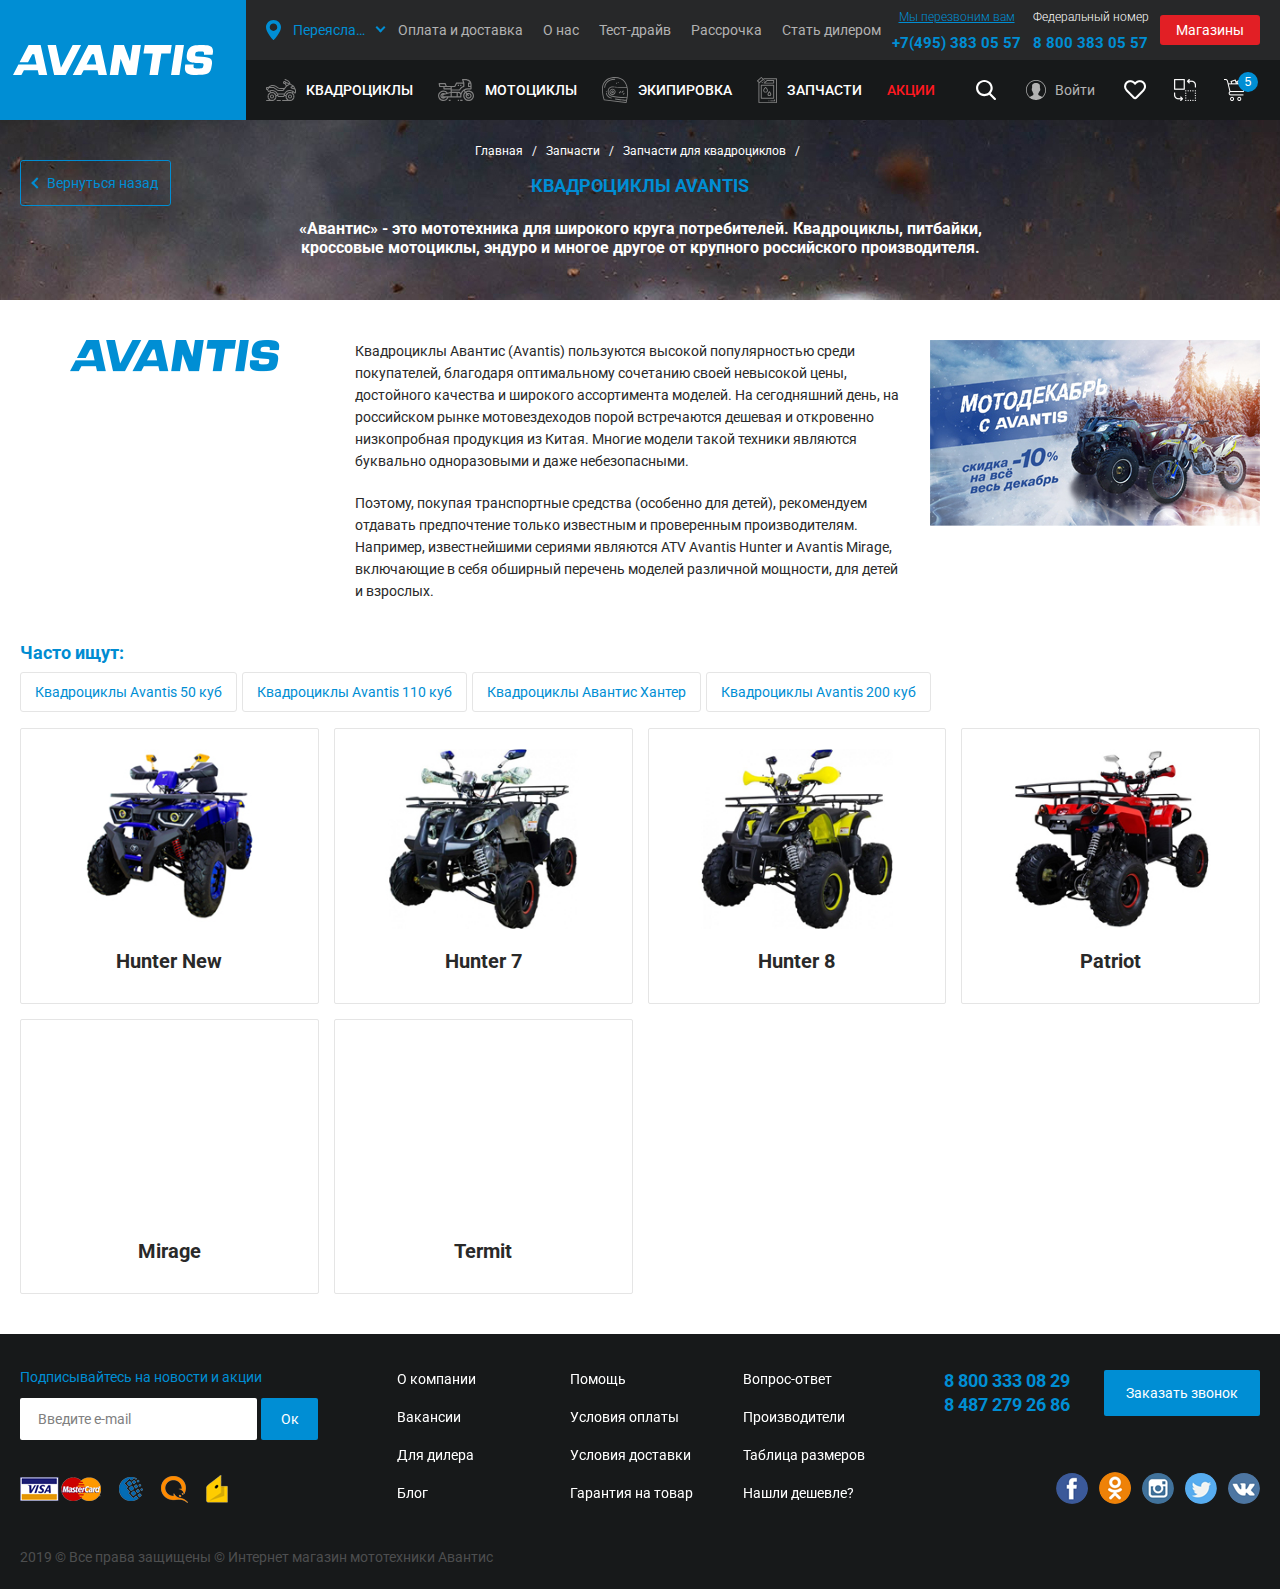
<file: brand.html>
<!DOCTYPE html>
<html lang="ru">
	<head>
		<meta http-equiv="Content-Type" content="text/html; charset=utf-8">
		<!-- Переключение IE в последнию версию, на случай если в настройках пользователя стоит меньшая -->
		<meta http-equiv="X-UA-Compatible" content="IE=edge">

		<!-- Адаптирование страницы для мобильных устройств -->
		<meta name="viewport" content="width=device-width, initial-scale=1, maximum-scale=1">

		<!-- Запрет распознования номера телефона -->
		<meta name="format-detection" content="telephone=no">
		<meta name="SKYPE_TOOLBAR" content ="SKYPE_TOOLBAR_PARSER_COMPATIBLE">

		<!-- Заголовок страницы -->
		<title>Заголовок страницы</title>

		<!-- Данное значение часто используют(использовали) поисковые системы -->
		<meta name="description" content="">
		<meta name="keywords" content="">

		<!-- Традиционная иконка сайта, размер 16x16, прозрачность поддерживается. Рекомендуемый формат: .ico или .png -->
		<link rel="shortcut icon" href="images/favicon.ico">

		<!-- Подключение шрифтов с гугла -->
		<link href="https://fonts.googleapis.com/css?family=Roboto:300,300i,400,400i,500,500i,700,700i,900,900i&display=swap&subset=cyrillic" rel="stylesheet">

		<!-- Подключение файлов стилей -->
		<link rel="stylesheet" href="css/ion.rangeSlider.css">
		<link rel="stylesheet" href="css/owl.carousel.css">
		<link rel="stylesheet" href="css/fancybox.css">
		<link rel="stylesheet" href="css/bxslider.css">
		<link rel="stylesheet" href="css/styles.css">

		<link rel="stylesheet" href="css/response_1341.css" media="(max-width: 1341px)">
		<link rel="stylesheet" href="css/response_1261.css" media="(max-width: 1261px)">
		<link rel="stylesheet" href="css/response_1023.css" media="(max-width: 1023px)">
		<link rel="stylesheet" href="css/response_767.css" media="(max-width: 767px)">
		<link rel="stylesheet" href="css/response_479.css" media="(max-width: 479px)">
		<link rel="stylesheet" href="css/response_374.css" media="(max-width: 374px)">
	</head>

	<body>
		<div class="wrap bg_white">
			<div class="main">
				<!-- Шапка -->
				<header>
					<button type="button" class="close">
						<span></span>
						<span></span>
					</button>


					<div class="mob_scroll">
						<div class="logo">
							<div>
								<img src="images/logo.svg" alt="">
							</div>
						</div>


						<div class="top">
							<div class="cont flex">

								<div class="city">
									<button class="link modal_link" data-content="#city_modal">
										<span>Переяславль-Залесский</span>
									</button>
								</div>


								<nav class="menu flex">
									<div class="item">
										<a href="/">Оплата и доставка</a>
									</div>

									<div class="item">
										<a href="/">О нас</a>
									</div>

									<div class="item">
										<a href="/">Тест-драйв</a>
									</div>

									<div class="item">
										<a href="/">Рассрочка</a>
									</div>

									<div class="item">
										<a href="/">Стать дилером</a>
									</div>
								</nav>


								<div class="contacts">
									<button class="callback_link modal_link" data-content="#callback_modal">Мы перезвоним вам</button>

									<div class="phone">
										<a href="tel:+74953830557">+7(495) 383 05 57</a>
									</div>
								</div>


								<div class="contacts">
									<div>Федеральный номер</div>

									<div class="phone">
										<a href="tel:88003830557">8 800 383 05 57</a>
									</div>
								</div>


								<button class="shops_link">Магазины</button>

							</div>
						</div>


						<div class="info">
							<div class="cont flex">

								<div class="cats flex">
									<div class="item">
										<a href="/">
											<svg class="icon" width="30px" height="22px">
												<use xlink:href="#ic_cat1">
											</svg>
											КВАДРОЦИКЛЫ
										</a>
									</div>

									<div class="item">
										<a href="/" class="sub_link">
											<svg class="icon" width="37px" height="22px">
												<use xlink:href="#ic_cat2">
											</svg>
											МОТОЦИКЛЫ<span class="arr"></span>
										</a>

										<div class="sub_cats">
											<div class="flex">
												<div class="cat">
													<a href="/" class="main">
														<div class="name">ПИТБАЙКИ</div>

														<img data-src="images/tmp/sub_cats_thumb.png" alt="" class="lozad">
													</a>

													<div class="sub">
														<div class="block">
															<div class="title">ПО ОБЪЁМУ ДВИГАТЕЛЯ</div>

															<div><a href="/">50 куб.</a></div>
															<div><a href="/">110 куб.</a></div>
															<div><a href="/">125 куб.</a></div>
															<div><a href="/">140 куб.</a></div>
															<div><a href="/">150 куб.</a></div>
															<div><a href="/">250 куб.</a></div>
														</div>

														<div class="block">
															<div class="title">ПО ВОЗРАСТУ</div>

															<div><a href="/">Детские</a></div>
															<div><a href="/">Подростковые</a></div>
															<div><a href="/">От 10 до 13 лет</a></div>
															<div><a href="/">От 10 до 14 лет</a></div>
															<div><a href="/">От 10 до 15 лет</a></div>
															<div><a href="/">От 10 до 18 лет</a></div>
															<div><a href="/">От 11 до 15 лет</a></div>
														</div>

														<div class="block">
															<div class="title">ПО СТОИМОСТИ</div>

															<div><a href="/">Дорогие</a></div>
															<div><a href="/">Недорогие</a></div>
															<div><a href="/">До 30 тыс.</a></div>
														</div>

														<div class="block">
															<div class="title">ПОПУЛЯРНЫЕ ЗАПРОСЫ</div>

															<div><a href="/">Лучшие</a></div>
															<div><a href="/">Новые</a></div>
															<div><a href="/">Китайские</a></div>
														</div>

														<div class="block">
															<div class="title">ПО БРЕНДУ</div>

															<div><a href="/">Avantis</a></div>
															<div><a href="/">Kayo</a></div>
															<div><a href="/">Мотоленд</a></div>
														</div>
													</div>
												</div>


												<div class="cat">
													<a href="/" class="main">
														<div class="name">КРОССОВЫЕ</div>

														<img data-src="images/tmp/sub_cats_thumb2.png" alt="" class="lozad">
													</a>

													<div class="sub">
														<div class="block">
															<div class="title">ПО ОБЪЁМУ ДВИГАТЕЛЯ</div>

															<div><a href="/">50 куб.</a></div>
															<div><a href="/">110 куб.</a></div>
															<div><a href="/">125 куб.</a></div>
															<div><a href="/">140 куб.</a></div>
															<div><a href="/">150 куб.</a></div>
															<div><a href="/">190 куб.</a></div>
															<div><a href="/">250 куб.</a></div>
															<div><a href="/">300 куб.</a></div>
															<div><a href="/">450 куб.</a></div>
														</div>

														<div class="block">
															<div class="title">ПО ВОЗРАСТУ</div>

															<div><a href="/">Подростковые</a></div>
															<div><a href="/">Взрослые</a></div>
															<div><a href="/">От 10 до 14 лет</a></div>
															<div><a href="/">От 10 до 15 лет</a></div>
															<div><a href="/">От 10 до 18 лет</a></div>
														</div>

														<div class="block">
															<div class="title">ПО СТОИМОСТИ</div>

															<div><a href="/">Дорогие</a></div>
															<div><a href="/">Недорогие</a></div>
														</div>

														<div class="block">
															<div class="title">ПО БРЕНДУ</div>

															<div><a href="/">Avantis</a></div>
															<div><a href="/">Kayo</a></div>
															<div><a href="/">Мотоленд</a></div>
														</div>
													</div>
												</div>


												<div class="cat">
													<a href="/" class="main">
														<div class="name">ЭНДУРО</div>

														<img data-src="images/tmp/sub_cats_thumb3.png" alt="" class="lozad">
													</a>

													<div class="sub">
														<div class="block">
															<div class="title">ПО ОБЪЁМУ ДВИГАТЕЛЯ</div>

															<div><a href="/">200 куб.</a></div>
															<div><a href="/">250 куб.</a></div>
															<div><a href="/">300 куб.</a></div>
															<div><a href="/">400 куб.</a></div>
															<div><a href="/">450 куб.</a></div>
														</div>

														<div class="block">
															<div class="title">ПОПУЛЯРНЫЕ ЗАПРОСЫ</div>

															<div><a href="/">Лучшие</a></div>
															<div><a href="/">Новые</a></div>
															<div><a href="/">Китайские</a></div>
														</div>

														<div class="block">
															<div class="title">ПО СТОИМОСТИ</div>

															<div><a href="/">Дорогие</a></div>
															<div><a href="/">Недорогие</a></div>
														</div>

														<div class="block">
															<div class="title">ПО БРЕНДУ</div>

															<div><a href="/">Avantis</a></div>
															<div><a href="/">Kayo</a></div>
															<div><a href="/">Мотоленд</a></div>
														</div>
													</div>
												</div>


												<div class="cat">
													<a href="/" class="main">
														<div class="name">МОТАРДЫ</div>

														<img data-src="images/tmp/sub_cats_thumb4.png" alt="" class="lozad">
													</a>

													<div class="sub">
														<div class="block">
															<div class="title">ПО ОБЪЁМУ ДВИГАТЕЛЯ</div>

															<div><a href="/">125 куб.</a></div>
														</div>

														<div class="block">
															<div class="title">ПО БРЕНДУ</div>

															<div><a href="/">Мотоленд</a></div>
														</div>
													</div>
												</div>


												<div class="cat">
													<a href="/" class="main">
														<div class="name">МИНИБАЙКИ - ЭЛЕКТРИЧЕСКИЕ</div>

														<img data-src="images/tmp/sub_cats_thumb5.png" alt="" class="lozad">
													</a>

													<div class="sub">
														<div class="block">
															<div class="title">ДЕТСКИЕ</div>

															<div><a href="/">От 5 лет</a></div>
															<div><a href="/">От 6 лет</a></div>
															<div><a href="/">От 7 лет</a></div>
															<div><a href="/">От 8 лет</a></div>
															<div><a href="/">От 9 лет</a></div>
														</div>
													</div>
												</div>
											</div>
										</div>
									</div>

									<div class="item">
										<a href="/">
											<svg class="icon" width="26px" height="26px">
												<use xlink:href="#ic_cat3">
											</svg>
											ЭКИПИРОВКА
										</a>
									</div>

									<div class="item">
										<a href="/">
											<svg class="icon" width="20px" height="26px">
												<use xlink:href="#ic_cat4">
											</svg>
											ЗАПЧАСТИ
										</a>
									</div>

									<div class="item">
										<a href="/" class="red">АКЦИИ</a>
									</div>
								</div>


								<div class="search">
									<button class="link modal_link" data-content="#search_modal">
										<img src="images/ic_search.svg" alt="">
									</button>
								</div>


								<div class="account">
									<button class="login_link modal_link" data-content="#login_modal">Войти</button>

									<!--a href="/" class="user">Константин</a-->
								</div>


								<div class="links">
									<a href="/" class="favorite_link">
										<img src="images/ic_favorite.png" alt="">
									</a>

									<a href="/" class="compare_link">
										<img src="images/ic_compare.png" alt="">
									</a>

									<button class="cart_link modal_link" data-content="#cart_modal">
										<img src="images/ic_cart.png" alt="">
										<div class="count">5</div>
									</button>
								</div>
							</div>
						</div>
					</div>
				</header>


				<div class="mob_header">
					<div class="cont">

						<div class="logo">
							<div>
								<img src="images/logo.svg" alt="">
							</div>
						</div>


						<div class="contacts">
							<div class="phone">
								<a href="tel:4953830557">(495) 383 05 57</a>
							</div>

							<button class="callback_link modal_link" data-content="#callback_modal">Перезвонить?</button>
						</div>


						<div class="links">
							<a href="/" class="favorite_link">
								<img src="images/ic_favorite.png" alt="">
							</a>

							<a href="/" class="compare_link">
								<img src="images/ic_compare.png" alt="">
							</a>

							<button class="cart_link modal_link" data-content="#cart_modal">
								<img src="images/ic_cart.png" alt="">
								<div class="count">5</div>
							</button>
						</div>


						<div class="search">
							<button class="link modal_link" data-content="#search_modal">
								<img src="images/ic_search.svg" alt="">
							</button>
						</div>


						<div class="account">
							<button class="login_link modal_link" data-content="#login_modal">Войти</button>

							<!--a href="/" class="user">Константин</a-->
						</div>


						<button type="button" class="mob_menu_link">
							<span></span>
							<span></span>
							<span></span>
						</button>

					</div>
				</div>
				<!-- End Шапка -->


				<!-- Основная часть -->
				<section class="page_head block">
					<div class="cont">

						<a href="/" class="back_link">Вернуться назад</a>

						<div class="breadcrumbs">
							<a href="/">Главная</a> <span class="sep">/</span>
							<a href="/">Запчасти</a> <span class="sep">/</span>
							<a href="/">Запчасти для квадроциклов</a> <span class="sep">/</span>
						</div>

						<h1 class="page_title">Квадроциклы Avantis</h1>

						<div class="page_desc">«Авантис» - это мототехника для широкого круга потребителей. Квадроциклы, питбайки, кроссовые мотоциклы, эндуро и многое другое от крупного российского производителя.</div>

					</div>

					<img data-src="images/tmp/bg_page_head.jpg" alt="" class="bg lozad">
				</section>


				<section class="brand_info block">
					<div class="cont">

						<div class="logo">
							<img data-src="images/tmp/brand_info_logo.png" alt="" class="lozad">
						</div>


						<div class="text_block">
							<p>
								Квадроциклы Авантис (Avantis) пользуются высокой популярностью среди покупателей, благодаря оптимальному сочетанию своей невысокой цены, достойного качества и широкого ассортимента моделей. На сегодняшний день, на российском рынке мотовездеходов порой встречаются дешевая и откровенно низкопробная продукция из Китая. Многие модели такой техники являются буквально одноразовыми и даже небезопасными.
							</p>

							<p>
								Поэтому, покупая транспортные средства (особенно для детей), рекомендуем отдавать предпочтение только известным и проверенным производителям. Например, известнейшими сериями являются ATV Avantis Hunter и Avantis Mirage, включающие в себя обширный перечень моделей различной мощности, для детей и взрослых.
							</p>
						</div>


						<div class="banner">
							<a href="/">
								<img data-src="images/tmp/brand_banner_img.jpg" alt="" class="lozad">
							</a>
						</div>

					</div>
				</section>


				<section class="brand_cats block">
					<div class="cont">

						<div class="list">
							<div class="title">Часто ищут:</div>

							<div class="items">
								<a href="/">Квадроциклы Avantis 50 куб</a>
								<a href="/">Квадроциклы Avantis 110 куб</a>
								<a href="/">Квадроциклы Авантис Хантер</a>
								<a href="/">Квадроциклы Avantis 200 куб</a>
							</div>
						</div>


						<div class="flex">
							<a href="/" class="cat">
								<div class="thumb">
									<div class="img">
										<img data-src="images/tmp/brand_cat_thumb.jpg" alt="" class="lozad">
									</div>
								</div>

								<div class="name">Hunter New</div>
							</a>


							<a href="/" class="cat">
								<div class="thumb">
									<div class="img">
										<img data-src="images/tmp/brand_cat_thumb2.jpg" alt="" class="lozad">
									</div>
								</div>

								<div class="name">Hunter 7</div>
							</a>


							<a href="/" class="cat">
								<div class="thumb">
									<div class="img">
										<img data-src="images/tmp/brand_cat_thumb3.jpg" alt="" class="lozad">
									</div>
								</div>

								<div class="name">Hunter 8</div>
							</a>


							<a href="/" class="cat">
								<div class="thumb">
									<div class="img">
										<img data-src="images/tmp/brand_cat_thumb4.jpg" alt="" class="lozad">
									</div>
								</div>

								<div class="name">Patriot</div>
							</a>


							<a href="/" class="cat">
								<div class="thumb">
									<div class="img">
										<img data-src="images/tmp/brand_cat_thumb5.jpg" alt="" class="lozad">
									</div>
								</div>

								<div class="name">Mirage</div>
							</a>


							<a href="/" class="cat">
								<div class="thumb">
									<div class="img">
										<img data-src="images/tmp/brand_cat_thumb6.jpg" alt="" class="lozad">
									</div>
								</div>

								<div class="name">Termit</div>
							</a>
						</div>

					</div>
				</section>
				<!-- End Основная часть -->
			</div>


			<!-- Подвал -->
			<footer>
				<div class="info">
					<div class="cont flex">

						<div class="col_left">
							<div class="subscribe">
								<div class="title">Подписывайтесь на новости и акции</div>

								<form action="">
									<input type="email" name="" value="" placeholder="Введите e-mail" class="input">

									<button type="submit" class="submit_btn">Ок</button>
								</form>
							</div>


							<div class="payment">
								<img src="images/ic_payment1.png" alt="">
								<img src="images/ic_payment2.png" alt="">
								<img src="images/ic_payment3.png" alt="">
								<img src="images/ic_payment4.png" alt="">
							</div>
						</div>


						<div class="menu">
							<div><a href="/">О компании</a></div>
							<div><a href="/">Вакансии</a></div>
							<div><a href="/">Для дилера</a></div>
							<div><a href="/">Блог</a></div>
							<div><a href="/">Помощь</a></div>
							<div><a href="/">Условия оплаты</a></div>
							<div><a href="/">Условия доставки</a></div>
							<div><a href="/">Гарантия на товар</a></div>
							<div><a href="/">Вопрос-ответ</a></div>
							<div><a href="/">Производители</a></div>
							<div><a href="/">Таблица размеров</a></div>
							<div><a href="/">Нашли дешевле?</a></div>
						</div>


						<div class="col_right">
							<div class="contacts">
								<div class="phones">
									<div><a href="tel:88003330829">8 800 333 08 29</a></div>
									<div><a href="tel:84872792686">8 487 279 26 86</a></div>
								</div>

								<button class="callback_link modal_link" data-content="#callback_modal">Заказать звонок</button>
							</div>


							<div class="socials">
								<a href="/" target="_blank" rel="noopener nofollow">
									<img src="images/ic_soc1.png" alt="">
								</a>

								<a href="/" target="_blank" rel="noopener nofollow">
									<img src="images/ic_soc2.png" alt="">
								</a>

								<a href="/" target="_blank" rel="noopener nofollow">
									<img src="images/ic_soc3.png" alt="">
								</a>

								<a href="/" target="_blank" rel="noopener nofollow">
									<img src="images/ic_soc4.png" alt="">
								</a>

								<a href="/" target="_blank" rel="noopener nofollow">
									<img src="images/ic_soc5.png" alt="">
								</a>
							</div>
						</div>

					</div>
				</div>


				<div class="bottom">
					<div class="cont flex">

						<div class="copyright">
							2019 &copy; Все права защищены © Интернет магазин мототехники Авантис
						</div>

					</div>
				</div>
			</footer>
			<!-- End Подвал -->
		</div>


		<div class="overlay"></div>

		<div class="supports_error">
			Ваш браузер устарел рекомендуем обновить его до последней версии<br> или использовать другой более современный.
		</div>


		<section class="modal" id="callback_modal">
			<div class="modal_title">Заказать звонок</div>

			<div class="modal_data">
				<form action="" class="form">
					<div class="line">
						<div class="field">
							<input type="text" name="" value="" class="input">

							<div class="label">Ваше имя <span class="required">*</span></div>
						</div>
					</div>

					<div class="line">
						<div class="field">
							<input type="tel" name="" value="" class="input">

							<div class="label">Телефон <span class="required">*</span></div>
						</div>
					</div>


					<div class="submit">
						<button class="cancel close">Отменить</button>

						<button type="submit" class="submit_btn">Отправить</button>
					</div>
				</form>
			</div>
		</section>


		<section class="modal" id="login_modal">
			<div class="modal_title">Вход в личный кабинет</div>

			<div class="modal_data">
				<form action="" class="form">
					<div class="line">
						<div class="field">
							<input type="email" name="" value="" class="input">

							<div class="label">E-mail <span class="required">*</span></div>
						</div>
					</div>

					<div class="line">
						<div class="field">
							<input type="password" name="" value="" class="input">

							<div class="label">Пароль <span class="required">*</span></div>
						</div>

						<div class="field flex">
							<div class="remember">
								<input type="checkbox" name="remember" id="remember_check" checked>
								<label for="remember_check">Запомнить меня</label>
							</div>

							<a href="#" class="recovery_link">Забыли пароль?</a>
						</div>
					</div>

					<div class="line soc_auth">
						<div class="name">Или авторизируйтесь через социальные сети:</div>

						<a href="#">
							<img src="images/ic_soc_auth1.png" alt="">
						</a>

						<a href="#">
							<img src="images/ic_soc_auth2.png" alt="">
						</a>

						<a href="#">
							<img src="images/ic_soc_auth3.png" alt="">
						</a>
					</div>


					<div class="submit">
						<a href="/" class="register_link">Зарегестрироваться</a>

						<button type="submit" class="submit_btn">Войти</button>
					</div>
				</form>
			</div>
		</section>


		<section class="modal" id="city_modal">
			<div class="modal_data">
				<form action="" class="form">
					<div class="modal_title">Выберите город</div>

					<select name="">
						<option value="1">Москва</option>
						<option value="2">Москва</option>
						<option value="3">Москва</option>
						<option value="4">Москва</option>
						<option value="5">Москва</option>
						<option value="1">Москва</option>
						<option value="2">Москва</option>
						<option value="3">Москва</option>
						<option value="4">Москва</option>
						<option value="5">Москва</option>
					</select>

					<div class="exp">Выберите ближайший к себе центр обслуживания для получения заказа</div>


					<div class="shops">
						<div class="custom_scroll">
							<input type="radio" name="shops" id="shops_check1">
							<label for="shops_check1">
								<div>
									<b>Москва</b>, ул. Дорожная 3к6<br>
									+7 495 120 15 30<br>
									пн-вс 09-00 - 21-00
								</div>
							</label>

							<input type="radio" name="shops" id="shops_check2" checked>
							<label for="shops_check2">
								<div>
									<b>Москва</b>, 65-й км МКАД, вл.1, партнёрский магазин Авантис (админ. Здание ТК "Синдика")<br>
									тел. +7 (499) 653-56-09<br>
									пн-вс 09-00 - 21-00
								</div>
							</label>

							<input type="radio" name="shops" id="shops_check3">
							<label for="shops_check3">
								<div>
									<b>Москва</b>, ул. Дорожная 3к6<br>
									+7 495 120 15 30<br>
									пн-вс 09-00 - 21-00
								</div>
							</label>

							<input type="radio" name="shops" id="shops_check4">
							<label for="shops_check4">
								<div>
									<b>Москва</b>, 65-й км МКАД, вл.1, партнёрский магазин Авантис (админ. Здание ТК "Синдика")<br>
									тел. +7 (499) 653-56-09<br>
									пн-вс 09-00 - 21-00
								</div>
							</label>
						</div>
					</div>


					<div class="submit">
						<button class="cancel close">Отменить</button>

						<button type="submit" class="submit_btn">Выбрать</button>
					</div>
				</form>


				<div class="map">

				</div>
			</div>
		</section>


		<section class="modal" id="cart_modal">
			<div class="modal_title">Корзина</div>

			<div class="modal_data">
				<div class="product">
					<a href="/" class="thumb">
						<img data-src="images/tmp/product_list_thumb1.jpg" alt="" class="lozad">
					</a>

					<div class="info">
						<div class="name">
							<a href="/">Бак топливный металлический 125 сс (2015) 3,5л</a>
						</div>
					</div>

					<div class="amount">
					    <button type="button" class="minus"></button>

					    <input type="text" value="1" class="input"
					      data-minimum="1" data-maximum="99" data-step="1" data-unit="" maxlength="2">

					    <button type="button" class="plus"></button>
					</div>

					<div class="price">
						<img src="images/ic_multiply.png" alt="">
						<div>167 990 руб.</div>
					</div>

					<div class="price total">
						<div>167 990 руб.</div>
					</div>

					<button class="del">
						<img src="images/ic_del.svg" alt="">
					</button>
				</div>


				<div class="product">
					<a href="/" class="thumb">
						<img data-src="images/tmp/product_list_thumb1.jpg" alt="" class="lozad">
					</a>

					<div class="info">
						<div class="name">
							<a href="/">Бак топливный металлический 125 сс (2015) 3,5л</a>
						</div>
					</div>

					<div class="amount">
					    <button type="button" class="minus"></button>

					    <input type="text" value="1" class="input"
					      data-minimum="1" data-maximum="99" data-step="1" data-unit="" maxlength="2">

					    <button type="button" class="plus"></button>
					</div>

					<div class="price">
						<img src="images/ic_multiply.png" alt="">
						<div>167 990 руб.</div>
					</div>

					<div class="price total">
						<div>167 990 руб.</div>
					</div>

					<button class="del">
						<img src="images/ic_del.svg" alt="">
					</button>
				</div>


				<div class="product">
					<a href="/" class="thumb">
						<img data-src="images/tmp/product_list_thumb1.jpg" alt="" class="lozad">
					</a>

					<div class="info">
						<div class="name">
							<a href="/">Бак топливный металлический 125 сс (2015) 3,5л</a>
						</div>
					</div>

					<div class="amount">
					    <button type="button" class="minus"></button>

					    <input type="text" value="1" class="input"
					      data-minimum="1" data-maximum="99" data-step="1" data-unit="" maxlength="2">

					    <button type="button" class="plus"></button>
					</div>

					<div class="price">
						<img src="images/ic_multiply.png" alt="">
						<div>167 990 руб.</div>
					</div>

					<div class="price total">
						<div>167 990 руб.</div>
					</div>

					<button class="del">
						<img src="images/ic_del.svg" alt="">
					</button>
				</div>


				<div class="cart_total">
					<div class="count">Количество: <b>4</b></div>

					Сумма заказа: <div class="val"><span>263 960</span> руб.</div>
				</div>


				<div class="links">
					<button class="close continue">Продолжить покупки</button>

					<a href="/" class="checkout_link">Оформить заказ</a>
				</div>
			</div>
		</section>


		<section class="modal" id="promo_modal">
			<div class="title">
				<b>А как же экипировка?</b><br>
				Важнейший аспект пассивной безопасности!
			</div>


			<div class="products">
				<div class="slider owl-carousel">
					<div class="slide">
						<div class="product">
							<div class="thumb">
								<a href="/">
									<img data-src="images/tmp/promo_product_thumb1.jpg" alt="" class="lozad">
								</a>
							</div>

							<div class="info">
								<div class="rating">
									<div class="active"></div>
									<div class="active"></div>
									<div class="active"></div>
									<div class="middle"></div>
									<div></div>
								</div>

								<div class="name">
									<a href="/">Мотоочки кроссовые универсальные пласт.</a>
								</div>
							</div>

							<div class="status">
								<div class="green">в наличии</div>
							</div>

							<div class="price">
								117 990 руб. <div class="old">17900 руб.</div>
							</div>

							<div class="bottom">
								<div class="amount">
								    <button type="button" class="minus"></button>

								    <input type="text" value="1" class="input"
								      data-minimum="1" data-maximum="99" data-step="1" data-unit="" maxlength="2">

								    <button type="button" class="plus"></button>
								</div>

								<button class="buy_link">В корзину</button>

								<button class="favorite_link">
									<img src="images/ic_favorite2.png" alt="">
									<img src="images/ic_favorite.png" alt="">
								</button>

								<button class="compare_link">
									<img src="images/ic_compare2.png" alt="">
									<img src="images/ic_compare.png" alt="">
								</button>
							</div>
						</div>
					</div>


					<div class="slide">
						<div class="product">
							<div class="thumb">
								<a href="/">
									<img data-src="images/tmp/promo_product_thumb2.jpg" alt="" class="lozad">
								</a>
							</div>

							<div class="info">
								<div class="rating">
									<div class="active"></div>
									<div class="active"></div>
									<div class="active"></div>
									<div class="middle"></div>
									<div></div>
								</div>

								<div class="name">
									<a href="/">Мотоперчатки Pro-biker<br> ST-03</a>
								</div>
							</div>

							<div class="status">
								<div class="green">в наличии</div>
							</div>

							<div class="price">
								117 990 руб. <div class="old">17900 руб.</div>
							</div>

							<div class="bottom">
								<div class="amount">
								    <button type="button" class="minus"></button>

								    <input type="text" value="1" class="input"
								      data-minimum="1" data-maximum="99" data-step="1" data-unit="" maxlength="2">

								    <button type="button" class="plus"></button>
								</div>

								<button class="buy_link">В корзину</button>

								<button class="favorite_link">
									<img src="images/ic_favorite2.png" alt="">
									<img src="images/ic_favorite.png" alt="">
								</button>

								<button class="compare_link">
									<img src="images/ic_compare2.png" alt="">
									<img src="images/ic_compare.png" alt="">
								</button>
							</div>
						</div>
					</div>


					<div class="slide">
						<div class="product">
							<div class="thumb">
								<a href="/">
									<img data-src="images/tmp/promo_product_thumb3.jpg" alt="" class="lozad">
								</a>
							</div>

							<div class="info">
								<div class="rating">
									<div class="active"></div>
									<div class="active"></div>
									<div class="active"></div>
									<div class="middle"></div>
									<div></div>
								</div>

								<div class="name">
									<a href="/">Шлем кроссовый<br> Fox racing</a>
								</div>
							</div>

							<div class="status">
								<div class="green">в наличии</div>
							</div>

							<div class="price">
								117 990 руб. <div class="old">17900 руб.</div>
							</div>

							<div class="bottom">
								<div class="amount">
								    <button type="button" class="minus"></button>

								    <input type="text" value="1" class="input"
								      data-minimum="1" data-maximum="99" data-step="1" data-unit="" maxlength="2">

								    <button type="button" class="plus"></button>
								</div>

								<button class="buy_link">В корзину</button>

								<button class="favorite_link">
									<img src="images/ic_favorite2.png" alt="">
									<img src="images/ic_favorite.png" alt="">
								</button>

								<button class="compare_link">
									<img src="images/ic_compare2.png" alt="">
									<img src="images/ic_compare.png" alt="">
								</button>
							</div>
						</div>
					</div>


					<div class="slide">
						<div class="product">
							<div class="thumb">
								<a href="/">
									<img data-src="images/tmp/promo_product_thumb4.jpg" alt="" class="lozad">
								</a>
							</div>

							<div class="info">
								<div class="rating">
									<div class="active"></div>
									<div class="active"></div>
									<div class="active"></div>
									<div class="middle"></div>
									<div></div>
								</div>

								<div class="name">
									<a href="/">Защита тела<br> Avantis BAV01</a>
								</div>
							</div>

							<div class="status">
								<div class="green">в наличии</div>
							</div>

							<div class="price">
								117 990 руб. <div class="old">17900 руб.</div>
							</div>

							<div class="bottom">
								<div class="amount">
								    <button type="button" class="minus"></button>

								    <input type="text" value="1" class="input"
								      data-minimum="1" data-maximum="99" data-step="1" data-unit="" maxlength="2">

								    <button type="button" class="plus"></button>
								</div>

								<button class="buy_link">В корзину</button>

								<button class="favorite_link">
									<img src="images/ic_favorite2.png" alt="">
									<img src="images/ic_favorite.png" alt="">
								</button>

								<button class="compare_link">
									<img src="images/ic_compare2.png" alt="">
									<img src="images/ic_compare.png" alt="">
								</button>
							</div>
						</div>
					</div>


					<div class="slide">
						<div class="product">
							<div class="thumb">
								<a href="/">
									<img data-src="images/tmp/promo_product_thumb1.jpg" alt="" class="lozad">
								</a>
							</div>

							<div class="info">
								<div class="rating">
									<div class="active"></div>
									<div class="active"></div>
									<div class="active"></div>
									<div class="middle"></div>
									<div></div>
								</div>

								<div class="name">
									<a href="/">Мотоочки кроссовые универсальные пласт.</a>
								</div>
							</div>

							<div class="status">
								<div class="green">в наличии</div>
							</div>

							<div class="price">
								117 990 руб. <div class="old">17900 руб.</div>
							</div>

							<div class="bottom">
								<div class="amount">
								    <button type="button" class="minus"></button>

								    <input type="text" value="1" class="input"
								      data-minimum="1" data-maximum="99" data-step="1" data-unit="" maxlength="2">

								    <button type="button" class="plus"></button>
								</div>

								<button class="buy_link">В корзину</button>

								<button class="favorite_link">
									<img src="images/ic_favorite2.png" alt="">
									<img src="images/ic_favorite.png" alt="">
								</button>

								<button class="compare_link">
									<img src="images/ic_compare2.png" alt="">
									<img src="images/ic_compare.png" alt="">
								</button>
							</div>
						</div>
					</div>


					<div class="slide">
						<div class="product">
							<div class="thumb">
								<a href="/">
									<img data-src="images/tmp/promo_product_thumb2.jpg" alt="" class="lozad">
								</a>
							</div>

							<div class="info">
								<div class="rating">
									<div class="active"></div>
									<div class="active"></div>
									<div class="active"></div>
									<div class="middle"></div>
									<div></div>
								</div>

								<div class="name">
									<a href="/">Мотоперчатки Pro-biker<br> ST-03</a>
								</div>
							</div>

							<div class="status">
								<div class="green">в наличии</div>
							</div>

							<div class="price">
								117 990 руб. <div class="old">17900 руб.</div>
							</div>

							<div class="bottom">
								<div class="amount">
								    <button type="button" class="minus"></button>

								    <input type="text" value="1" class="input"
								      data-minimum="1" data-maximum="99" data-step="1" data-unit="" maxlength="2">

								    <button type="button" class="plus"></button>
								</div>

								<button class="buy_link">В корзину</button>

								<button class="favorite_link">
									<img src="images/ic_favorite2.png" alt="">
									<img src="images/ic_favorite.png" alt="">
								</button>

								<button class="compare_link">
									<img src="images/ic_compare2.png" alt="">
									<img src="images/ic_compare.png" alt="">
								</button>
							</div>
						</div>
					</div>


					<div class="slide">
						<div class="product">
							<div class="thumb">
								<a href="/">
									<img data-src="images/tmp/promo_product_thumb3.jpg" alt="" class="lozad">
								</a>
							</div>

							<div class="info">
								<div class="rating">
									<div class="active"></div>
									<div class="active"></div>
									<div class="active"></div>
									<div class="middle"></div>
									<div></div>
								</div>

								<div class="name">
									<a href="/">Шлем кроссовый<br> Fox racing</a>
								</div>
							</div>

							<div class="status">
								<div class="green">в наличии</div>
							</div>

							<div class="price">
								117 990 руб. <div class="old">17900 руб.</div>
							</div>

							<div class="bottom">
								<div class="amount">
								    <button type="button" class="minus"></button>

								    <input type="text" value="1" class="input"
								      data-minimum="1" data-maximum="99" data-step="1" data-unit="" maxlength="2">

								    <button type="button" class="plus"></button>
								</div>

								<button class="buy_link">В корзину</button>

								<button class="favorite_link">
									<img src="images/ic_favorite2.png" alt="">
									<img src="images/ic_favorite.png" alt="">
								</button>

								<button class="compare_link">
									<img src="images/ic_compare2.png" alt="">
									<img src="images/ic_compare.png" alt="">
								</button>
							</div>
						</div>
					</div>


					<div class="slide">
						<div class="product">
							<div class="thumb">
								<a href="/">
									<img data-src="images/tmp/promo_product_thumb4.jpg" alt="" class="lozad">
								</a>
							</div>

							<div class="info">
								<div class="rating">
									<div class="active"></div>
									<div class="active"></div>
									<div class="active"></div>
									<div class="middle"></div>
									<div></div>
								</div>

								<div class="name">
									<a href="/">Защита тела<br> Avantis BAV01</a>
								</div>
							</div>

							<div class="status">
								<div class="green">в наличии</div>
							</div>

							<div class="price">
								117 990 руб. <div class="old">17900 руб.</div>
							</div>

							<div class="bottom">
								<div class="amount">
								    <button type="button" class="minus"></button>

								    <input type="text" value="1" class="input"
								      data-minimum="1" data-maximum="99" data-step="1" data-unit="" maxlength="2">

								    <button type="button" class="plus"></button>
								</div>

								<button class="buy_link">В корзину</button>

								<button class="favorite_link">
									<img src="images/ic_favorite2.png" alt="">
									<img src="images/ic_favorite.png" alt="">
								</button>

								<button class="compare_link">
									<img src="images/ic_compare2.png" alt="">
									<img src="images/ic_compare.png" alt="">
								</button>
							</div>
						</div>
					</div>
				</div>
			</div>


			<div class="modal_bottom">
				<div class="discount">
					Последний шанс купить экипировку со <b>скидкой 10%!</b>
				</div>

				<button class="close">НЕТ, СПАСИБО</button>
			</div>
		</section>


		<section class="modal" id="search_modal">
			<div class="modal_data">
				<form action="">
					<input type="text" name="" value="" placeholder="Поиск по сайту..." class="input">

					<button type="submit" class="submit_btn"></button>

					<div class="in_category">
						<div class="title">Показать результаты поиска в категории:</div>

						<div class="categories">
							<input type="radio" name="categories" id="categories_check1" disabled>
							<label for="categories_check1">техника</label>

							<input type="radio" name="categories" id="categories_check2" disabled>
							<label for="categories_check2">запчасти и аксесуары</label>
						</div>

						<div class="remember">
							<input type="checkbox" name="remember" id="search_remember_check">
							<label for="search_remember_check">Запомнить выбор</label>
						</div>
					</div>
				</form>
			</div>
		</section>


		<svg style="display:none;">
			<symbol id="ic_cat1">
				<path d="M29.344,14.441 C28.942,14.589 28.490,14.466 28.219,14.134 C27.910,13.764 27.560,13.430 27.176,13.139 L26.674,13.892 C26.844,14.017 27.006,14.154 27.157,14.302 C27.166,14.309 27.177,14.312 27.186,14.321 C27.195,14.330 27.198,14.341 27.206,14.351 C28.925,16.093 28.929,18.892 27.217,20.640 C27.202,20.675 27.174,20.703 27.139,20.717 C26.301,21.540 25.173,22.000 23.999,22.000 L16.500,22.000 C16.223,22.000 16.000,21.776 16.000,21.500 C16.000,21.224 16.223,21.000 16.500,21.000 L21.178,21.000 C21.063,20.908 20.953,20.810 20.848,20.706 C20.839,20.698 20.827,20.695 20.818,20.687 C20.810,20.678 20.807,20.667 20.799,20.658 C19.841,19.696 19.373,18.350 19.529,17.000 L18.525,17.000 C18.523,17.029 18.517,17.056 18.515,17.085 C18.471,17.603 18.037,18.001 17.517,18.001 L12.482,18.001 C11.962,18.001 11.529,17.604 11.484,17.087 C11.482,17.058 11.474,17.030 11.474,17.000 L10.470,17.000 C10.625,18.341 10.164,19.679 9.217,20.640 C9.203,20.675 9.175,20.703 9.140,20.717 C8.301,21.540 7.174,22.000 6.000,22.000 L0.500,22.000 C0.224,22.000 -0.000,21.776 -0.000,21.500 C-0.000,21.224 0.224,21.000 0.500,21.000 L3.178,21.000 C3.064,20.908 2.954,20.810 2.849,20.706 C2.839,20.698 2.827,20.695 2.819,20.687 C2.810,20.678 2.807,20.667 2.800,20.658 C1.064,18.905 1.068,16.079 2.809,14.331 C2.813,14.327 2.814,14.323 2.818,14.319 C2.821,14.315 2.826,14.314 2.830,14.310 C3.165,13.979 3.549,13.703 3.969,13.491 L3.679,12.620 C3.541,12.693 3.401,12.771 3.259,12.856 C3.012,13.006 2.712,13.040 2.437,12.952 C2.162,12.864 1.939,12.661 1.824,12.395 L1.180,11.001 L1.000,11.001 C0.448,11.001 -0.000,10.554 -0.000,10.001 L-0.000,9.002 C-0.000,8.449 0.448,8.001 1.000,8.001 L2.293,8.001 L2.512,7.782 C4.561,5.733 7.771,5.415 10.182,7.023 L11.872,8.149 C12.705,8.706 13.686,9.002 14.688,9.002 L18.310,9.002 L19.895,6.965 L18.704,4.982 C18.636,4.993 18.568,5.000 18.499,5.002 C17.722,5.003 17.073,4.409 17.005,3.635 C16.938,2.860 17.474,2.163 18.240,2.029 C19.005,1.896 19.746,2.371 19.945,3.122 L23.363,4.261 C22.728,2.510 19.994,1.321 18.856,0.980 C18.685,0.929 18.554,0.790 18.513,0.616 C18.472,0.442 18.526,0.260 18.656,0.137 C18.786,0.014 18.972,-0.029 19.143,0.022 C19.355,0.086 24.192,1.572 24.485,4.702 L27.088,6.191 C27.315,6.322 27.524,6.484 27.709,6.670 C27.720,6.679 27.730,6.687 27.740,6.698 C27.960,6.921 28.144,7.177 28.286,7.457 L29.682,10.248 C29.890,10.666 29.998,11.126 29.999,11.593 L29.999,13.501 C30.004,13.922 29.741,14.299 29.344,14.441 ZM1.000,9.002 L1.000,10.001 L1.250,10.001 L2.000,9.002 L1.000,9.002 ZM18.499,3.002 C18.223,3.002 17.999,3.226 17.999,3.502 C17.999,3.778 18.223,4.002 18.499,4.002 C18.776,4.002 18.999,3.778 18.999,3.502 C18.999,3.226 18.776,3.002 18.499,3.002 ZM20.540,17.992 C20.622,18.579 20.854,19.135 21.212,19.607 C21.407,19.457 21.682,19.475 21.856,19.649 C22.030,19.822 22.048,20.097 21.899,20.292 C22.370,20.649 22.923,20.879 23.507,20.962 C23.524,20.703 23.739,20.501 23.999,20.501 C24.259,20.501 24.475,20.703 24.491,20.962 C25.077,20.880 25.632,20.649 26.104,20.291 C25.957,20.096 25.975,19.823 26.148,19.650 C26.321,19.478 26.594,19.459 26.789,19.607 C27.146,19.135 27.377,18.580 27.460,17.994 C27.201,17.977 26.999,17.762 26.999,17.502 C26.999,17.242 27.201,17.027 27.460,17.010 C27.378,16.425 27.148,15.871 26.791,15.400 C26.597,15.554 26.319,15.537 26.144,15.362 C25.969,15.187 25.953,14.908 26.106,14.714 C25.634,14.356 25.078,14.125 24.491,14.042 C24.475,14.301 24.259,14.503 23.999,14.503 C23.739,14.503 23.524,14.301 23.507,14.042 C22.922,14.124 22.367,14.355 21.896,14.712 C22.048,14.907 22.031,15.185 21.856,15.359 C21.681,15.534 21.404,15.551 21.209,15.399 L21.209,15.397 C20.852,15.869 20.622,16.423 20.540,17.008 C20.799,17.025 21.002,17.240 21.002,17.501 C21.002,17.761 20.799,17.976 20.540,17.992 ZM19.762,16.001 C19.983,15.375 20.341,14.805 20.808,14.333 C20.811,14.329 20.813,14.324 20.816,14.321 C20.820,14.317 20.825,14.316 20.828,14.313 C22.138,13.006 24.117,12.638 25.809,13.386 L26.334,12.597 C25.615,12.213 24.814,12.008 23.999,12.001 C21.544,12.012 19.390,13.641 18.712,16.001 L19.762,16.001 ZM12.481,17.013 L17.517,17.000 C17.558,16.490 17.660,15.986 17.821,15.500 L12.176,15.500 C12.338,15.991 12.440,16.499 12.481,17.013 ZM11.289,16.001 C10.610,13.641 8.456,12.011 6.000,12.001 C5.525,12.002 5.053,12.079 4.602,12.227 L4.909,13.143 C6.431,12.752 8.047,13.192 9.159,14.302 C9.168,14.309 9.179,14.312 9.188,14.321 C9.197,14.330 9.199,14.341 9.208,14.351 C9.667,14.819 10.019,15.382 10.239,16.001 L11.289,16.001 ZM3.896,14.712 C4.048,14.907 4.031,15.185 3.856,15.359 C3.682,15.534 3.404,15.551 3.210,15.399 C2.852,15.871 2.621,16.425 2.539,17.010 C2.799,17.027 3.001,17.242 3.001,17.502 C3.001,17.763 2.799,17.978 2.539,17.994 C2.622,18.581 2.853,19.137 3.211,19.609 C3.407,19.461 3.681,19.478 3.856,19.650 C4.027,19.824 4.046,20.096 3.900,20.292 C4.370,20.649 4.924,20.879 5.508,20.962 C5.524,20.703 5.740,20.501 6.000,20.501 C6.260,20.501 6.475,20.703 6.492,20.962 C7.078,20.880 7.633,20.649 8.104,20.291 C7.957,20.096 7.976,19.823 8.148,19.650 C8.321,19.478 8.595,19.459 8.789,19.607 C9.147,19.135 9.378,18.580 9.461,17.994 C9.201,17.977 8.999,17.762 8.999,17.502 C8.999,17.242 9.201,17.027 9.461,17.010 C9.378,16.425 9.148,15.871 8.792,15.400 C8.597,15.554 8.319,15.537 8.144,15.362 C7.969,15.187 7.953,14.908 8.106,14.714 C7.634,14.356 7.078,14.125 6.492,14.042 C6.475,14.301 6.260,14.503 6.000,14.503 C5.740,14.503 5.524,14.301 5.508,14.042 C4.922,14.124 4.368,14.355 3.896,14.712 ZM14.688,10.001 C13.488,10.003 12.315,9.647 11.317,8.980 L9.628,7.854 C8.794,7.298 7.814,7.001 6.811,7.001 C5.723,7.000 4.665,7.351 3.793,8.001 L7.200,8.001 C7.495,8.002 7.783,8.088 8.029,8.251 L12.025,10.917 C12.107,10.972 12.204,11.001 12.302,11.001 L16.510,11.001 C16.664,11.001 16.810,10.929 16.905,10.807 L17.532,10.001 L14.688,10.001 ZM19.849,4.145 C19.783,4.283 19.697,4.409 19.594,4.521 L20.676,6.325 L22.780,5.122 L19.849,4.145 ZM27.393,7.905 C27.351,7.821 27.303,7.739 27.249,7.662 L25.510,8.451 L28.040,9.198 L27.393,7.905 ZM28.786,10.695 L28.649,10.422 L25.217,9.418 C24.810,9.300 24.522,8.939 24.497,8.516 C24.473,8.093 24.717,7.702 25.107,7.536 L26.399,6.952 L23.999,5.577 L20.833,7.387 L17.695,11.422 C17.411,11.789 16.973,12.002 16.510,12.001 L12.302,12.001 C12.006,12.002 11.717,11.915 11.471,11.751 L7.477,9.085 C7.395,9.031 7.298,9.002 7.200,9.002 L3.250,9.002 L2.079,10.562 L2.738,11.989 C3.713,11.363 4.842,11.021 6.000,11.001 C8.419,11.011 10.634,12.358 11.755,14.501 L18.242,14.501 C19.231,12.546 21.154,11.236 23.335,11.031 C25.516,10.826 27.650,11.756 28.986,13.493 L28.997,11.595 C28.998,11.283 28.925,10.975 28.786,10.695 ZM8.000,17.501 C8.000,18.605 7.104,19.500 6.000,19.500 C4.895,19.500 4.000,18.605 4.000,17.501 C4.000,16.396 4.895,15.500 6.000,15.500 C7.104,15.500 8.000,16.396 8.000,17.501 ZM5.000,17.501 C5.000,18.053 5.447,18.500 6.000,18.500 C6.552,18.500 7.000,18.053 7.000,17.501 C7.000,16.948 6.552,16.501 6.000,16.501 C5.447,16.501 5.000,16.948 5.000,17.501 ZM23.999,15.500 C25.104,15.500 25.999,16.396 25.999,17.501 C25.999,18.605 25.104,19.500 23.999,19.500 C22.895,19.500 21.999,18.605 21.999,17.501 C21.999,16.396 22.895,15.500 23.999,15.500 ZM23.999,18.500 C24.552,18.500 24.999,18.053 24.999,17.501 C24.999,16.948 24.552,16.501 23.999,16.501 C23.447,16.501 22.999,16.948 22.999,17.501 C22.999,18.053 23.447,18.500 23.999,18.500 ZM11.000,21.000 L14.499,21.000 C14.776,21.000 15.000,21.224 15.000,21.500 C15.000,21.776 14.776,22.000 14.499,22.000 L11.000,22.000 C10.723,22.000 10.500,21.776 10.500,21.500 C10.500,21.224 10.723,21.000 11.000,21.000 Z"/>
			</symbol>

			<symbol id="ic_cat2">
				<path d="M30.594,11.579 C32.026,11.578 33.400,12.125 34.413,13.100 C36.526,15.133 36.530,18.432 34.423,20.469 C32.316,22.506 28.895,22.511 26.782,20.478 C24.670,18.446 24.666,15.147 26.773,13.109 L25.770,11.900 C24.263,13.108 23.391,14.900 23.391,16.790 L23.391,17.947 C23.391,18.267 23.122,18.526 22.790,18.526 L10.478,18.526 C10.125,19.494 9.483,20.339 8.634,20.955 C6.255,22.682 2.875,22.222 1.084,19.927 C-0.706,17.633 -0.229,14.373 2.150,12.646 C4.529,10.920 7.909,11.380 9.700,13.674 L12.585,12.879 L12.585,10.421 L5.982,10.421 C5.650,10.421 5.382,10.162 5.382,9.842 L5.382,8.105 L1.780,8.105 C1.495,8.105 1.249,7.912 1.192,7.642 L0.591,4.747 C0.583,4.709 0.579,4.670 0.579,4.631 C0.579,4.312 0.848,4.053 1.180,4.053 L7.183,4.053 C7.428,4.053 7.649,4.197 7.740,4.417 L8.790,6.947 L16.416,6.947 L18.048,3.794 C18.150,3.597 18.360,3.473 18.588,3.474 L24.959,3.474 L24.022,0.762 C24.001,0.703 23.991,0.641 23.991,0.579 C23.991,0.259 24.260,-0.000 24.591,-0.000 L26.993,-0.000 C31.127,-0.000 33.596,2.164 33.596,5.789 L33.596,9.842 C33.596,10.162 33.327,10.421 32.996,10.421 L29.994,10.421 C28.861,10.421 27.747,10.704 26.761,11.242 L27.713,12.389 C28.574,11.860 29.573,11.579 30.594,11.579 ZM6.774,5.211 L1.912,5.211 L2.272,6.947 L7.495,6.947 L6.774,5.211 ZM12.585,8.105 L6.582,8.105 L6.582,9.263 L12.585,9.263 L12.585,8.105 ZM19.789,17.368 L22.190,17.368 L22.190,15.631 C22.190,14.672 21.384,13.895 20.389,13.895 L19.789,13.895 L19.789,17.368 ZM13.786,17.368 L18.588,17.368 L18.588,13.895 L13.786,13.895 L13.786,17.368 ZM5.367,12.737 C3.047,12.741 1.169,14.558 1.172,16.796 C1.176,19.035 3.061,20.846 5.382,20.842 C7.003,20.840 8.479,19.939 9.174,18.526 L7.778,18.526 C6.820,19.760 5.027,20.051 3.703,19.187 C2.333,18.294 1.974,16.498 2.900,15.176 C3.827,13.855 5.689,13.509 7.059,14.402 L8.443,14.021 C7.647,13.200 6.533,12.735 5.367,12.737 ZM4.206,15.484 C4.132,15.546 4.062,15.613 3.999,15.685 C3.367,16.409 3.462,17.490 4.213,18.100 C4.195,18.051 4.184,18.000 4.181,17.947 L4.181,15.631 C4.183,15.581 4.191,15.532 4.206,15.484 ZM12.585,14.083 L5.382,16.068 L5.382,17.368 L12.585,17.368 L12.585,14.083 ZM25.192,4.631 L18.959,4.631 L17.325,7.785 C17.223,7.981 17.015,8.106 16.788,8.105 L13.786,8.105 L13.786,10.421 L21.256,10.421 C22.182,8.953 23.557,7.797 25.192,7.114 L25.192,4.631 ZM32.395,5.789 C32.395,5.401 32.357,5.013 32.280,4.631 L31.195,4.631 L31.195,6.947 L32.395,6.947 L32.395,5.789 ZM29.994,9.263 L32.395,9.263 L32.395,8.105 L30.594,8.105 C30.263,8.105 29.994,7.846 29.994,7.526 L29.994,4.053 C29.994,3.733 30.263,3.474 30.594,3.474 L31.886,3.474 C30.866,1.514 28.533,1.158 26.993,1.158 L25.424,1.158 L26.362,3.870 C26.377,3.930 26.387,3.991 26.392,4.053 L26.392,7.526 C26.392,7.792 26.205,8.023 25.938,8.088 C25.919,8.093 23.741,8.667 22.104,11.298 C21.996,11.472 21.800,11.579 21.590,11.579 L13.786,11.579 L13.786,12.737 L20.389,12.737 C21.336,12.739 22.225,13.174 22.787,13.908 C23.997,11.099 26.840,9.267 29.994,9.263 ZM26.394,16.801 C26.397,19.035 28.277,20.845 30.594,20.842 C31.346,20.843 32.085,20.650 32.733,20.282 C34.733,19.146 35.399,16.662 34.222,14.733 C33.044,12.804 30.469,12.162 28.469,13.297 L29.235,14.223 C29.654,14.010 30.120,13.898 30.594,13.895 C32.252,13.895 33.596,15.191 33.596,16.790 C33.596,18.388 32.252,19.684 30.594,19.684 C28.937,19.684 27.593,18.388 27.593,16.790 C27.597,16.115 27.847,15.464 28.299,14.950 L27.533,14.024 C26.800,14.775 26.392,15.769 26.394,16.801 ZM30.125,17.151 L29.068,15.877 C28.886,16.159 28.791,16.485 28.794,16.817 C28.802,17.784 29.621,18.562 30.623,18.554 C31.626,18.546 32.432,17.756 32.424,16.789 C32.416,15.822 31.597,15.045 30.594,15.053 C30.394,15.054 30.196,15.088 30.008,15.154 L31.063,16.428 L30.125,17.151 ZM22.190,5.789 L23.391,5.789 L23.391,6.947 L22.190,6.947 L22.190,5.789 ZM19.789,5.789 L20.990,5.789 L20.990,6.947 L19.789,6.947 L19.789,5.789 ZM12.585,22.000 L10.785,22.000 L10.785,20.842 L12.585,20.842 L12.585,22.000 ZM20.990,22.000 L19.789,22.000 L19.789,20.842 L20.990,20.842 L20.990,22.000 ZM24.591,22.000 L22.190,22.000 L22.190,20.842 L24.591,20.842 L24.591,22.000 Z"/>
			</symbol>

			<symbol id="ic_cat3">
				<path d="M24.545,25.663 C24.495,25.861 24.321,26.000 24.121,26.000 C24.103,26.000 24.086,25.999 24.068,25.997 L2.141,23.307 C1.979,23.287 1.841,23.177 1.783,23.022 C0.627,19.657 0.024,16.118 0.000,12.552 C0.000,9.607 0.949,-0.000 13.157,-0.000 C17.380,-0.000 20.794,1.555 23.028,4.498 C26.385,8.921 26.909,16.239 24.545,25.663 ZM22.335,5.048 C20.273,2.331 17.099,0.896 13.157,0.896 C10.276,0.896 0.877,1.737 0.877,12.552 C0.913,15.918 1.466,19.258 2.514,22.450 L23.790,25.058 C23.901,24.608 23.999,24.165 24.097,23.724 C22.603,23.604 17.510,23.162 13.086,22.407 L13.231,21.524 C17.748,22.292 22.972,22.735 24.283,22.839 C24.402,22.244 24.509,21.658 24.603,21.082 C24.242,21.093 23.878,21.100 23.507,21.100 C17.411,21.100 10.087,19.732 10.007,19.716 C7.156,19.301 5.701,17.492 5.701,14.345 C5.701,11.349 7.767,9.414 10.964,9.414 C10.981,9.414 10.998,9.415 11.015,9.417 C11.092,9.426 18.611,10.318 24.611,10.197 C24.227,8.332 23.450,6.575 22.335,5.048 ZM10.939,10.310 C8.248,10.320 6.578,11.864 6.578,14.345 C6.578,17.050 7.713,18.477 10.149,18.832 C10.251,18.851 18.549,20.400 24.744,20.182 C25.234,17.173 25.250,14.104 24.792,11.090 C18.885,11.228 11.441,10.370 10.939,10.310 ZM20.741,17.165 L22.057,15.821 L22.677,16.455 L21.361,17.799 L20.741,17.165 ZM19.425,15.372 L21.179,13.579 L21.800,14.213 L20.045,16.006 L19.425,15.372 ZM16.793,15.821 L18.548,14.028 L19.168,14.662 L17.414,16.455 L16.793,15.821 ZM10.525,17.931 C8.830,17.931 7.455,16.526 7.455,14.793 C7.455,13.060 8.830,11.655 10.525,11.655 C12.220,11.657 13.593,13.061 13.595,14.793 C13.595,16.526 12.221,17.931 10.525,17.931 ZM10.525,12.552 C9.314,12.552 8.333,13.555 8.333,14.793 C8.333,16.031 9.314,17.035 10.525,17.035 C11.736,17.033 12.717,16.030 12.718,14.793 C12.718,13.555 11.736,12.552 10.525,12.552 ZM10.525,16.138 C9.799,16.138 9.210,15.536 9.210,14.793 C9.210,14.050 9.799,13.448 10.525,13.448 C11.252,13.448 11.841,14.050 11.841,14.793 C11.841,15.536 11.252,16.138 10.525,16.138 ZM10.525,14.345 C10.283,14.345 10.087,14.545 10.087,14.793 C10.087,15.041 10.283,15.241 10.525,15.241 C10.767,15.241 10.964,15.041 10.964,14.793 C10.964,14.545 10.767,14.345 10.525,14.345 ZM15.788,4.931 L16.665,4.931 L16.665,5.828 L15.788,5.828 L15.788,4.931 ZM14.034,5.828 L14.911,5.828 L14.911,6.724 L14.034,6.724 L14.034,5.828 ZM8.358,3.566 C5.192,4.841 3.413,7.276 3.068,10.804 L2.195,10.714 C3.103,1.434 13.077,1.788 13.176,1.793 L13.138,2.690 C11.505,2.675 9.884,2.972 8.358,3.566 ZM4.824,14.793 L3.947,14.793 L3.947,13.896 L4.824,13.896 L4.824,14.793 ZM4.824,15.690 C4.824,15.856 4.904,19.806 9.721,20.627 L9.576,21.511 C4.011,20.563 3.947,15.738 3.947,15.690 L4.386,15.690 L4.824,15.690 Z"/>
			</symbol>

			<symbol id="ic_cat4">
				<path d="M19.524,26.000 L1.906,26.000 C1.643,26.000 1.430,25.806 1.430,25.567 L1.430,6.067 C1.430,5.945 1.487,5.830 1.585,5.748 L1.725,5.633 L0.141,4.208 C0.140,4.208 0.140,4.207 0.139,4.206 C-0.046,4.037 -0.046,3.762 0.141,3.593 L3.950,0.127 C4.136,-0.042 4.438,-0.042 4.623,0.127 L6.411,1.754 L6.823,1.413 C6.911,1.340 7.025,1.300 7.144,1.300 L19.524,1.300 C19.787,1.300 20.000,1.494 20.000,1.733 L20.000,25.567 C20.000,25.806 19.787,26.000 19.524,26.000 ZM4.287,1.046 L1.153,3.900 L2.430,5.047 L5.706,2.337 L4.287,1.046 ZM19.048,2.167 L7.328,2.167 L2.382,6.258 L2.382,25.133 L19.048,25.133 L19.048,2.167 ZM4.287,7.800 L16.667,7.800 C16.930,7.800 17.143,7.994 17.143,8.233 L17.143,21.233 C17.143,21.473 16.930,21.667 16.667,21.667 L4.287,21.667 C4.024,21.667 3.811,21.473 3.811,21.233 L3.811,8.233 C3.811,7.994 4.024,7.800 4.287,7.800 ZM4.763,20.800 L16.191,20.800 L16.191,8.667 L4.763,8.667 L4.763,20.800 ZM12.381,19.067 C12.325,19.069 12.269,19.069 12.213,19.067 C11.207,19.024 10.430,18.248 10.477,17.333 C10.477,16.145 11.860,14.623 12.018,14.453 C12.028,14.443 12.039,14.434 12.050,14.424 C12.251,14.258 12.562,14.271 12.745,14.453 C12.903,14.623 14.286,16.145 14.286,17.333 C14.289,17.384 14.289,17.436 14.286,17.487 C14.239,18.402 13.387,19.109 12.381,19.067 ZM12.381,15.442 C11.961,15.977 11.429,16.780 11.429,17.333 C11.429,17.812 11.855,18.200 12.381,18.200 C12.907,18.200 13.334,17.812 13.334,17.333 C13.334,16.780 12.802,15.977 12.381,15.442 ZM8.572,15.600 C7.258,15.598 6.193,14.629 6.191,13.433 C6.191,11.995 8.026,10.284 8.235,10.094 C8.421,9.924 8.723,9.924 8.909,10.094 C9.118,10.284 10.953,11.995 10.953,13.433 C10.951,14.629 9.886,15.598 8.572,15.600 ZM8.572,11.036 C7.994,11.639 7.144,12.685 7.144,13.433 C7.144,14.151 7.783,14.733 8.572,14.733 C9.361,14.733 10.001,14.151 10.001,13.433 C10.001,12.683 9.152,11.638 8.572,11.036 ZM12.381,24.267 L11.429,24.267 L11.429,23.400 L12.381,23.400 L12.381,24.267 ZM17.143,22.533 L18.095,22.533 L18.095,24.267 L13.334,24.267 L13.334,23.400 L17.143,23.400 L17.143,22.533 ZM16.667,6.500 L7.144,6.500 C6.951,6.500 6.777,6.394 6.704,6.232 C6.630,6.071 6.671,5.884 6.807,5.760 L9.664,3.160 C9.753,3.079 9.874,3.033 10.001,3.033 L16.667,3.033 C16.930,3.033 17.143,3.227 17.143,3.466 L17.143,6.067 C17.143,6.306 16.930,6.500 16.667,6.500 ZM16.191,3.900 L10.198,3.900 L8.293,5.633 L16.191,5.633 L16.191,3.900 ZM6.331,4.027 L7.283,3.161 L7.956,3.773 L7.004,4.640 L6.331,4.027 ZM4.426,5.760 L5.378,4.894 L6.052,5.506 L5.100,6.373 L4.426,5.760 Z"/>
			</symbol>
		</svg>


		<!-- Подключение javascript файлов -->
		<script src="js/jquery-3.4.1.min.js"></script>
		<script src="js/jquery-migrate-1.4.1.min.js"></script>
		<script src="js/lozad.min.js"></script>
		<script src="js/owl.carousel.min.js"></script>
		<script src="js/inputmask.min.js"></script>
		<script src="js/nice-select.js"></script>
		<script src="js/slimscroll.min.js"></script>
		<script src="js/ion.rangeSlider.min.js"></script>
		<script src="js/fancybox.min.js"></script>
		<script src="js/bxslider.min.js"></script>
		<script src="js/functions.js"></script>
		<script src="js/scripts.js"></script>
	</body>
</html>
</file>
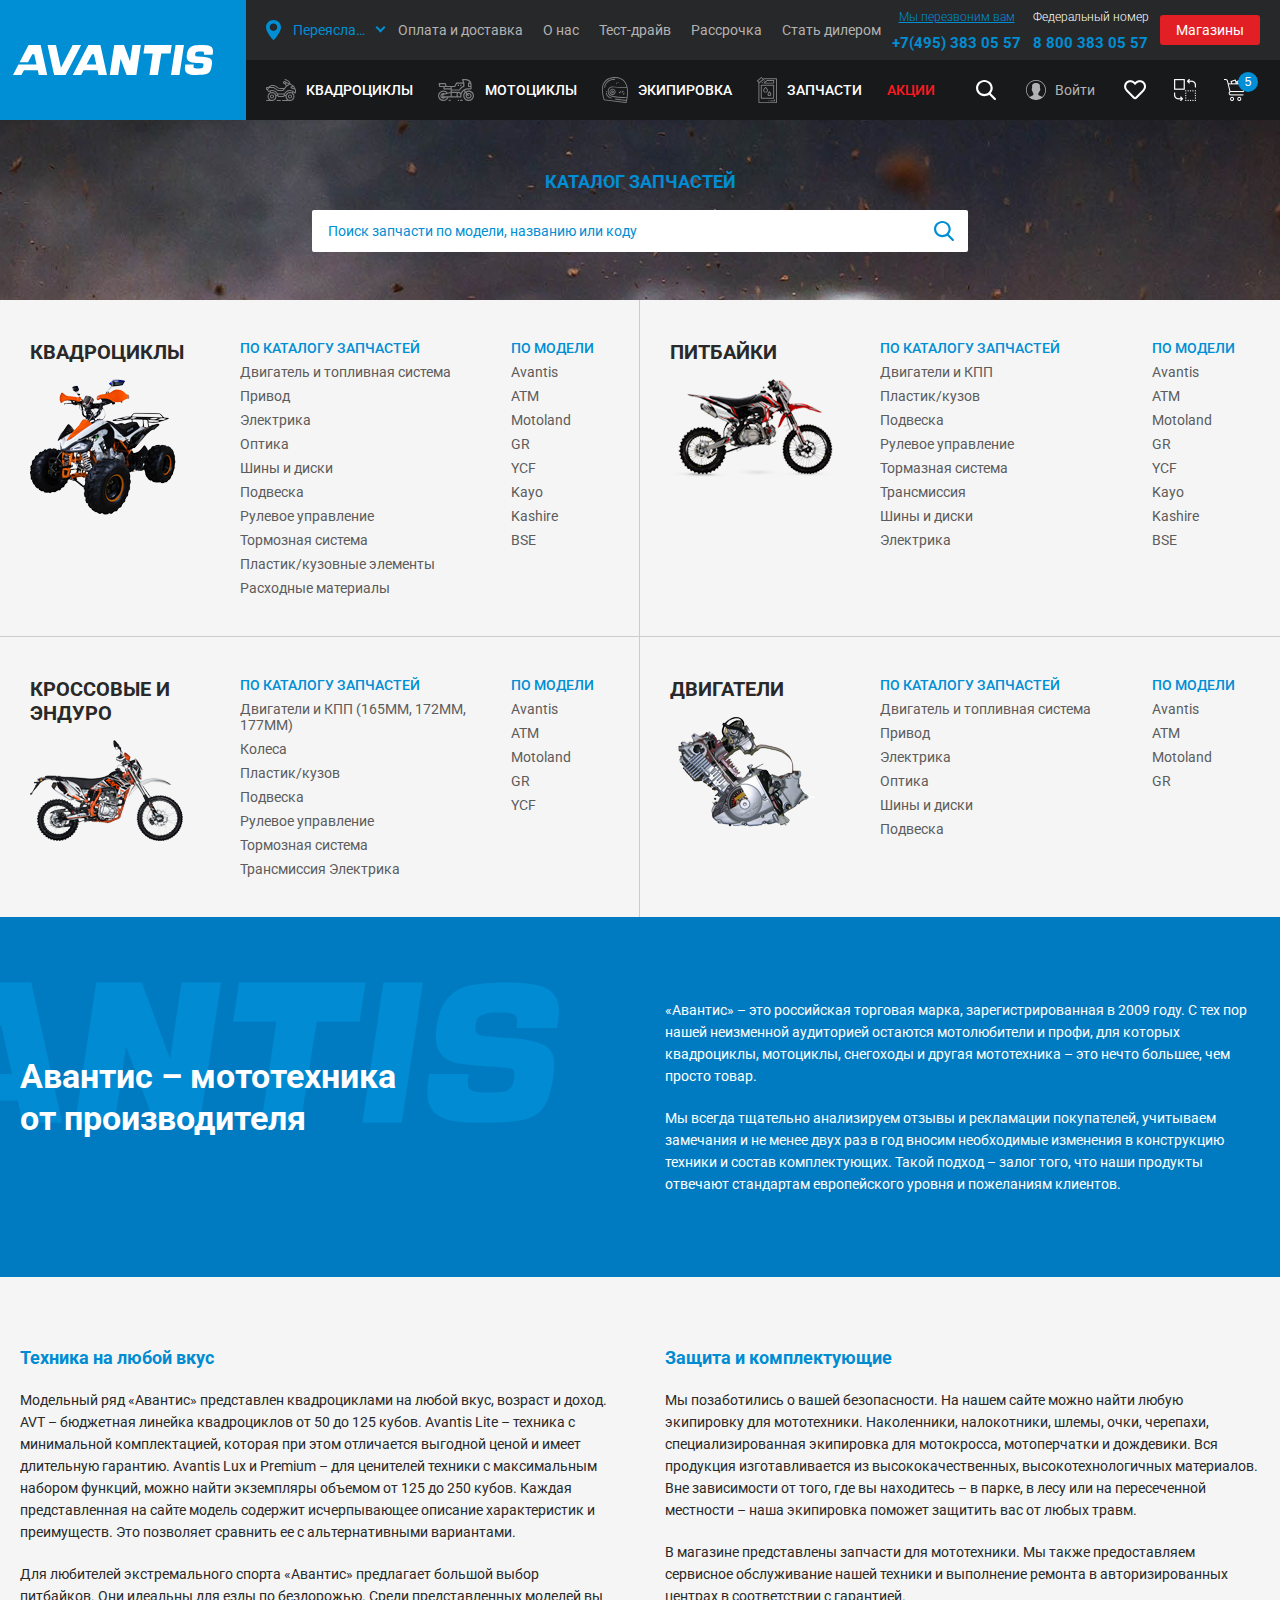
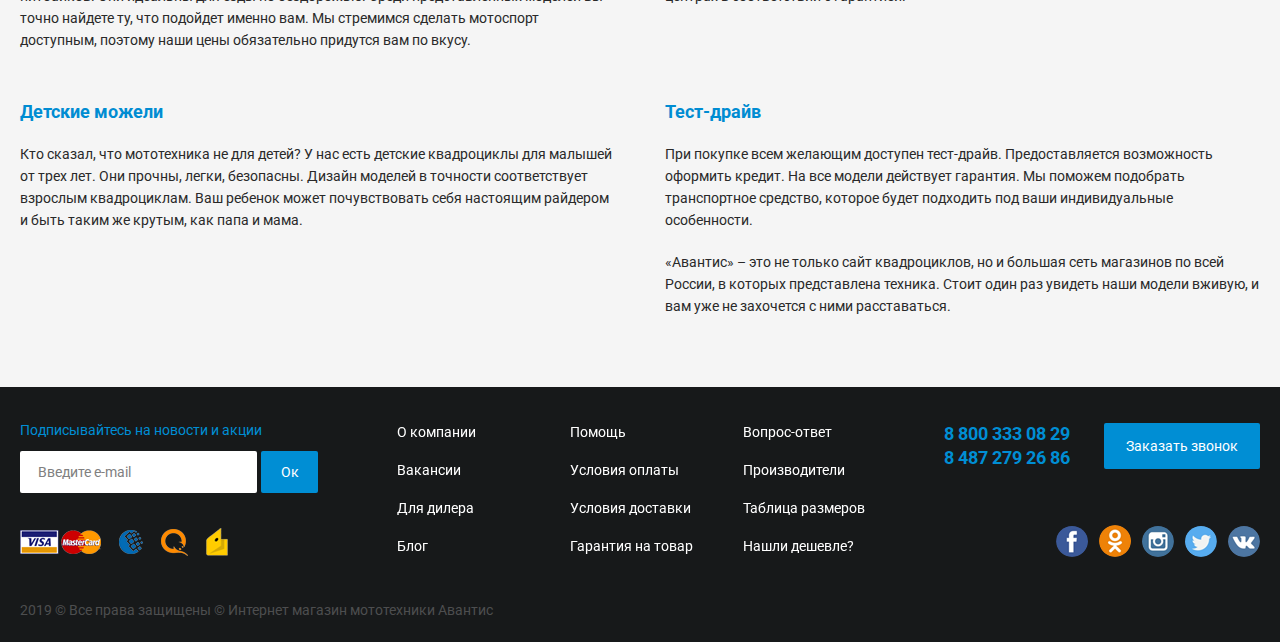
<file: catalog.html>
<!DOCTYPE html>
<html lang="ru">
	<head>
		<meta http-equiv="Content-Type" content="text/html; charset=utf-8">
		<!-- Переключение IE в последнию версию, на случай если в настройках пользователя стоит меньшая -->
		<meta http-equiv="X-UA-Compatible" content="IE=edge">

		<!-- Адаптирование страницы для мобильных устройств -->
		<meta name="viewport" content="width=device-width, initial-scale=1, maximum-scale=1">

		<!-- Запрет распознования номера телефона -->
		<meta name="format-detection" content="telephone=no">
		<meta name="SKYPE_TOOLBAR" content ="SKYPE_TOOLBAR_PARSER_COMPATIBLE">

		<!-- Заголовок страницы -->
		<title>Заголовок страницы</title>

		<!-- Данное значение часто используют(использовали) поисковые системы -->
		<meta name="description" content="">
		<meta name="keywords" content="">

		<!-- Традиционная иконка сайта, размер 16x16, прозрачность поддерживается. Рекомендуемый формат: .ico или .png -->
		<link rel="shortcut icon" href="images/favicon.ico">

		<!-- Подключение шрифтов с гугла -->
		<link href="https://fonts.googleapis.com/css?family=Roboto:300,300i,400,400i,500,500i,700,700i,900,900i&display=swap&subset=cyrillic" rel="stylesheet">

		<!-- Подключение файлов стилей -->
		<link rel="stylesheet" href="css/ion.rangeSlider.css">
		<link rel="stylesheet" href="css/owl.carousel.css">
		<link rel="stylesheet" href="css/fancybox.css">
		<link rel="stylesheet" href="css/bxslider.css">
		<link rel="stylesheet" href="css/styles.css">

		<link rel="stylesheet" href="css/response_1341.css" media="(max-width: 1341px)">
		<link rel="stylesheet" href="css/response_1261.css" media="(max-width: 1261px)">
		<link rel="stylesheet" href="css/response_1023.css" media="(max-width: 1023px)">
		<link rel="stylesheet" href="css/response_767.css" media="(max-width: 767px)">
		<link rel="stylesheet" href="css/response_479.css" media="(max-width: 479px)">
		<link rel="stylesheet" href="css/response_374.css" media="(max-width: 374px)">
	</head>

	<body>
		<div class="wrap">
			<div class="main">
				<!-- Шапка -->
				<header>
					<button type="button" class="close">
						<span></span>
						<span></span>
					</button>


					<div class="mob_scroll">
						<div class="logo">
							<div>
								<img src="images/logo.svg" alt="">
							</div>
						</div>


						<div class="top">
							<div class="cont flex">

								<div class="city">
									<button class="link modal_link" data-content="#city_modal">
										<span>Переяславль-Залесский</span>
									</button>
								</div>


								<nav class="menu flex">
									<div class="item">
										<a href="/">Оплата и доставка</a>
									</div>

									<div class="item">
										<a href="/">О нас</a>
									</div>

									<div class="item">
										<a href="/">Тест-драйв</a>
									</div>

									<div class="item">
										<a href="/">Рассрочка</a>
									</div>

									<div class="item">
										<a href="/">Стать дилером</a>
									</div>
								</nav>


								<div class="contacts">
									<button class="callback_link modal_link" data-content="#callback_modal">Мы перезвоним вам</button>

									<div class="phone">
										<a href="tel:+74953830557">+7(495) 383 05 57</a>
									</div>
								</div>


								<div class="contacts">
									<div>Федеральный номер</div>

									<div class="phone">
										<a href="tel:88003830557">8 800 383 05 57</a>
									</div>
								</div>


								<button class="shops_link">Магазины</button>

							</div>
						</div>


						<div class="info">
							<div class="cont flex">

								<div class="cats flex">
									<div class="item">
										<a href="/">
											<svg class="icon" width="30px" height="22px">
												<use xlink:href="#ic_cat1">
											</svg>
											КВАДРОЦИКЛЫ
										</a>
									</div>

									<div class="item">
										<a href="/" class="sub_link">
											<svg class="icon" width="37px" height="22px">
												<use xlink:href="#ic_cat2">
											</svg>
											МОТОЦИКЛЫ<span class="arr"></span>
										</a>

										<div class="sub_cats">
											<div class="flex">
												<div class="cat">
													<a href="/" class="main">
														<div class="name">ПИТБАЙКИ</div>

														<img data-src="images/tmp/sub_cats_thumb.png" alt="" class="lozad">
													</a>

													<div class="sub">
														<div class="block">
															<div class="title">ПО ОБЪЁМУ ДВИГАТЕЛЯ</div>

															<div><a href="/">50 куб.</a></div>
															<div><a href="/">110 куб.</a></div>
															<div><a href="/">125 куб.</a></div>
															<div><a href="/">140 куб.</a></div>
															<div><a href="/">150 куб.</a></div>
															<div><a href="/">250 куб.</a></div>
														</div>

														<div class="block">
															<div class="title">ПО ВОЗРАСТУ</div>

															<div><a href="/">Детские</a></div>
															<div><a href="/">Подростковые</a></div>
															<div><a href="/">От 10 до 13 лет</a></div>
															<div><a href="/">От 10 до 14 лет</a></div>
															<div><a href="/">От 10 до 15 лет</a></div>
															<div><a href="/">От 10 до 18 лет</a></div>
															<div><a href="/">От 11 до 15 лет</a></div>
														</div>

														<div class="block">
															<div class="title">ПО СТОИМОСТИ</div>

															<div><a href="/">Дорогие</a></div>
															<div><a href="/">Недорогие</a></div>
															<div><a href="/">До 30 тыс.</a></div>
														</div>

														<div class="block">
															<div class="title">ПОПУЛЯРНЫЕ ЗАПРОСЫ</div>

															<div><a href="/">Лучшие</a></div>
															<div><a href="/">Новые</a></div>
															<div><a href="/">Китайские</a></div>
														</div>

														<div class="block">
															<div class="title">ПО БРЕНДУ</div>

															<div><a href="/">Avantis</a></div>
															<div><a href="/">Kayo</a></div>
															<div><a href="/">Мотоленд</a></div>
														</div>
													</div>
												</div>


												<div class="cat">
													<a href="/" class="main">
														<div class="name">КРОССОВЫЕ</div>

														<img data-src="images/tmp/sub_cats_thumb2.png" alt="" class="lozad">
													</a>

													<div class="sub">
														<div class="block">
															<div class="title">ПО ОБЪЁМУ ДВИГАТЕЛЯ</div>

															<div><a href="/">50 куб.</a></div>
															<div><a href="/">110 куб.</a></div>
															<div><a href="/">125 куб.</a></div>
															<div><a href="/">140 куб.</a></div>
															<div><a href="/">150 куб.</a></div>
															<div><a href="/">190 куб.</a></div>
															<div><a href="/">250 куб.</a></div>
															<div><a href="/">300 куб.</a></div>
															<div><a href="/">450 куб.</a></div>
														</div>

														<div class="block">
															<div class="title">ПО ВОЗРАСТУ</div>

															<div><a href="/">Подростковые</a></div>
															<div><a href="/">Взрослые</a></div>
															<div><a href="/">От 10 до 14 лет</a></div>
															<div><a href="/">От 10 до 15 лет</a></div>
															<div><a href="/">От 10 до 18 лет</a></div>
														</div>

														<div class="block">
															<div class="title">ПО СТОИМОСТИ</div>

															<div><a href="/">Дорогие</a></div>
															<div><a href="/">Недорогие</a></div>
														</div>

														<div class="block">
															<div class="title">ПО БРЕНДУ</div>

															<div><a href="/">Avantis</a></div>
															<div><a href="/">Kayo</a></div>
															<div><a href="/">Мотоленд</a></div>
														</div>
													</div>
												</div>


												<div class="cat">
													<a href="/" class="main">
														<div class="name">ЭНДУРО</div>

														<img data-src="images/tmp/sub_cats_thumb3.png" alt="" class="lozad">
													</a>

													<div class="sub">
														<div class="block">
															<div class="title">ПО ОБЪЁМУ ДВИГАТЕЛЯ</div>

															<div><a href="/">200 куб.</a></div>
															<div><a href="/">250 куб.</a></div>
															<div><a href="/">300 куб.</a></div>
															<div><a href="/">400 куб.</a></div>
															<div><a href="/">450 куб.</a></div>
														</div>

														<div class="block">
															<div class="title">ПОПУЛЯРНЫЕ ЗАПРОСЫ</div>

															<div><a href="/">Лучшие</a></div>
															<div><a href="/">Новые</a></div>
															<div><a href="/">Китайские</a></div>
														</div>

														<div class="block">
															<div class="title">ПО СТОИМОСТИ</div>

															<div><a href="/">Дорогие</a></div>
															<div><a href="/">Недорогие</a></div>
														</div>

														<div class="block">
															<div class="title">ПО БРЕНДУ</div>

															<div><a href="/">Avantis</a></div>
															<div><a href="/">Kayo</a></div>
															<div><a href="/">Мотоленд</a></div>
														</div>
													</div>
												</div>


												<div class="cat">
													<a href="/" class="main">
														<div class="name">МОТАРДЫ</div>

														<img data-src="images/tmp/sub_cats_thumb4.png" alt="" class="lozad">
													</a>

													<div class="sub">
														<div class="block">
															<div class="title">ПО ОБЪЁМУ ДВИГАТЕЛЯ</div>

															<div><a href="/">125 куб.</a></div>
														</div>

														<div class="block">
															<div class="title">ПО БРЕНДУ</div>

															<div><a href="/">Мотоленд</a></div>
														</div>
													</div>
												</div>


												<div class="cat">
													<a href="/" class="main">
														<div class="name">МИНИБАЙКИ - ЭЛЕКТРИЧЕСКИЕ</div>

														<img data-src="images/tmp/sub_cats_thumb5.png" alt="" class="lozad">
													</a>

													<div class="sub">
														<div class="block">
															<div class="title">ДЕТСКИЕ</div>

															<div><a href="/">От 5 лет</a></div>
															<div><a href="/">От 6 лет</a></div>
															<div><a href="/">От 7 лет</a></div>
															<div><a href="/">От 8 лет</a></div>
															<div><a href="/">От 9 лет</a></div>
														</div>
													</div>
												</div>
											</div>
										</div>
									</div>

									<div class="item">
										<a href="/">
											<svg class="icon" width="26px" height="26px">
												<use xlink:href="#ic_cat3">
											</svg>
											ЭКИПИРОВКА
										</a>
									</div>

									<div class="item">
										<a href="/">
											<svg class="icon" width="20px" height="26px">
												<use xlink:href="#ic_cat4">
											</svg>
											ЗАПЧАСТИ
										</a>
									</div>

									<div class="item">
										<a href="/" class="red">АКЦИИ</a>
									</div>
								</div>


								<div class="search">
									<button class="link modal_link" data-content="#search_modal">
										<img src="images/ic_search.svg" alt="">
									</button>
								</div>


								<div class="account">
									<button class="login_link modal_link" data-content="#login_modal">Войти</button>

									<!--a href="/" class="user">Константин</a-->
								</div>


								<div class="links">
									<a href="/" class="favorite_link">
										<img src="images/ic_favorite.png" alt="">
									</a>

									<a href="/" class="compare_link">
										<img src="images/ic_compare.png" alt="">
									</a>

									<button class="cart_link modal_link" data-content="#cart_modal">
										<img src="images/ic_cart.png" alt="">
										<div class="count">5</div>
									</button>
								</div>
							</div>
						</div>
					</div>
				</header>


				<div class="mob_header">
					<div class="cont">

						<div class="logo">
							<div>
								<img src="images/logo.svg" alt="">
							</div>
						</div>


						<div class="contacts">
							<div class="phone">
								<a href="tel:4953830557">(495) 383 05 57</a>
							</div>

							<button class="callback_link modal_link" data-content="#callback_modal">Перезвонить?</button>
						</div>


						<div class="links">
							<a href="/" class="favorite_link">
								<img src="images/ic_favorite.png" alt="">
							</a>

							<a href="/" class="compare_link">
								<img src="images/ic_compare.png" alt="">
							</a>

							<button class="cart_link modal_link" data-content="#cart_modal">
								<img src="images/ic_cart.png" alt="">
								<div class="count">5</div>
							</button>
						</div>


						<div class="search">
							<button class="link modal_link" data-content="#search_modal">
								<img src="images/ic_search.svg" alt="">
							</button>
						</div>


						<div class="account">
							<button class="login_link modal_link" data-content="#login_modal">Войти</button>

							<!--a href="/" class="user">Константин</a-->
						</div>


						<button type="button" class="mob_menu_link">
							<span></span>
							<span></span>
							<span></span>
						</button>

					</div>
				</div>
				<!-- End Шапка -->


				<!-- Основная часть -->
				<section class="page_head">
					<div class="cont">

						<h1 class="page_title">Каталог запчастей</h1>

						<div class="search">
							<form action="">
								<input type="text" name="" value="" placeholder="Поиск запчасти по модели, названию или коду " class="input">

								<button type="submit" class="submit_btn"></button>
							</form>
						</div>

					</div>

					<img data-src="images/tmp/bg_page_head.jpg" alt="" class="bg lozad">
				</section>


				<section class="catalog_wall">
					<div class="cont">

						<div class="flex">
							<div class="cat">
								<a href="/" class="main">
									<div class="name">квадроциклы</div>

									<img data-src="images/tmp/catalog_wall_thumb.png" alt="" class="lozad">
								</a>

								<div class="sub">
									<div class="block">
										<div class="title">по каталогу запчастей</div>

										<div><a href="/">Двигатель и топливная система</a></div>
										<div><a href="/">Привод</a></div>
										<div><a href="/">Электрика</a></div>
										<div><a href="/">Оптика</a></div>
										<div><a href="/">Шины и диски</a></div>
										<div><a href="/">Подвеска</a></div>
										<div><a href="/">Рулевое управление</a></div>
										<div><a href="/">Тормозная система</a></div>
										<div><a href="/">Пластик/кузовные элементы</a></div>
										<div><a href="/">Расходные материалы</a></div>
									</div>

									<div class="block">
										<div class="title">ПО модели</div>

										<div><a href="/">Avantis</a></div>
										<div><a href="/">ATM</a></div>
										<div><a href="/">Motoland</a></div>
										<div><a href="/">GR</a></div>
										<div><a href="/">YCF</a></div>
										<div><a href="/">Kayo</a></div>
										<div><a href="/">Kashire</a></div>
										<div><a href="/">BSE</a></div>
									</div>
								</div>
							</div>


							<div class="cat">
								<a href="/" class="main">
									<div class="name">ПИТБАЙКИ</div>

									<img data-src="images/tmp/catalog_wall_thumb2.png" alt="" class="lozad">
								</a>

								<div class="sub">
									<div class="block">
										<div class="title">по каталогу запчастей</div>

										<div><a href="/">Двигатели и КПП</a></div>
										<div><a href="/">Пластик/кузов</a></div>
										<div><a href="/">Подвеска</a></div>
										<div><a href="/">Рулевое управление</a></div>
										<div><a href="/">Тормазная система</a></div>
										<div><a href="/">Трансмиссия</a></div>
										<div><a href="/">Шины и диски</a></div>
										<div><a href="/">Электрика</a></div>
									</div>

									<div class="block">
										<div class="title">ПО модели</div>

										<div><a href="/">Avantis</a></div>
										<div><a href="/">ATM</a></div>
										<div><a href="/">Motoland</a></div>
										<div><a href="/">GR</a></div>
										<div><a href="/">YCF</a></div>
										<div><a href="/">Kayo</a></div>
										<div><a href="/">Kashire</a></div>
										<div><a href="/">BSE</a></div>
									</div>
								</div>
							</div>


							<div class="cat">
								<a href="/" class="main">
									<div class="name">КРОССОВЫЕ И ЭНДУРО</div>

									<img data-src="images/tmp/catalog_wall_thumb3.png" alt="" class="lozad">
								</a>

								<div class="sub">
									<div class="block">
										<div class="title">по каталогу запчастей</div>

										<div><a href="/">Двигатели и КПП (165MM, 172MM, 177MM)</a></div>
										<div><a href="/">Колеса</a></div>
										<div><a href="/">Пластик/кузов</a></div>
										<div><a href="/">Подвеска</a></div>
										<div><a href="/">Рулевое управление</a></div>
										<div><a href="/">Тормозная система</a></div>
										<div><a href="/">Трансмиссия Электрика</a></div>
									</div>

									<div class="block">
										<div class="title">ПО модели</div>

										<div><a href="/">Avantis</a></div>
										<div><a href="/">ATM</a></div>
										<div><a href="/">Motoland</a></div>
										<div><a href="/">GR</a></div>
										<div><a href="/">YCF</a></div>
									</div>
								</div>
							</div>


							<div class="cat">
								<a href="/" class="main">
									<div class="name">Двигатели</div>

									<img data-src="images/tmp/catalog_wall_thumb4.png" alt="" class="lozad">
								</a>

								<div class="sub">
									<div class="block">
										<div class="title">по каталогу запчастей</div>

										<div><a href="/">Двигатель и топливная система</a></div>
										<div><a href="/">Привод</a></div>
										<div><a href="/">Электрика</a></div>
										<div><a href="/">Оптика</a></div>
										<div><a href="/">Шины и диски</a></div>
										<div><a href="/">Подвеска</a></div>
									</div>

									<div class="block">
										<div class="title">ПО модели</div>

										<div><a href="/">Avantis</a></div>
										<div><a href="/">ATM</a></div>
										<div><a href="/">Motoland</a></div>
										<div><a href="/">GR</a></div>
									</div>
								</div>
							</div>
						</div>

					</div>
				</section>


				<section class="about block bg2">
					<div class="cont">

						<div class="block_title">
							Авантис – мототехника<br> от производителя
						</div>

						<div class="text_block">
							<p>
								«Авантис» – это российская торговая марка, зарегистрированная в 2009 году. С тех пор нашей неизменной аудиторией остаются мотолюбители и профи, для которых квадроциклы, мотоциклы, снегоходы и другая мототехника – это нечто большее, чем просто товар.
							</p>

							<p>
								Мы всегда тщательно анализируем отзывы и рекламации покупателей, учитываем замечания и не менее двух раз в год вносим необходимые изменения в конструкцию техники и состав комплектующих. Такой подход – залог того, что наши продукты отвечают стандартам европейского уровня и пожеланиям клиентов.
							</p>
						</div>

					</div>
				</section>


				<section class="bottom_text block">
					<div class="cont">

						<div class="text_block">
							<div class="cols">
								<div class="col">
									<h2>Техника на любой вкус</h2>

									<p>
										Модельный ряд «Авантис» представлен квадроциклами на любой вкус, возраст и доход. AVT – бюджетная линейка квадроциклов от 50 до 125 кубов. Avantis Lite – техника с минимальной комплектацией, которая при этом отличается выгодной ценой и имеет длительную гарантию. Avantis Lux и Premium – для ценителей техники с максимальным набором функций, можно найти экземпляры объемом от 125 до 250 кубов. Каждая представленная на сайте модель содержит исчерпывающее описание характеристик и преимуществ. Это позволяет сравнить ее с альтернативными вариантами.
									</p>

									<p>
										Для любителей экстремального спорта «Авантис» предлагает большой выбор питбайков. Они идеальны для езды по бездорожью. Среди представленных моделей вы точно найдете ту, что подойдет именно вам. Мы стремимся сделать мотоспорт доступным, поэтому наши цены обязательно придутся вам по вкусу.
									</p>
								</div>


								<div class="col">
									<h2>Защита и комплектующие</h2>

									<p>
										Мы позаботились о вашей безопасности. На нашем сайте можно найти любую экипировку для мототехники. Наколенники, налокотники, шлемы, очки, черепахи, специализированная экипировка для мотокросса, мотоперчатки и дождевики. Вся продукция изготавливается из высококачественных, высокотехнологичных материалов. Вне зависимости от того, где вы находитесь – в парке, в лесу или на пересеченной местности – наша экипировка поможет защитить вас от любых травм.
									</p>

									<p>
										В магазине представлены запчасти для мототехники. Мы также предоставляем сервисное обслуживание нашей техники и выполнение ремонта в авторизированных центрах в соответствии с гарантией.
									</p>
								</div>
							</div>


							<div class="cols">
								<div class="col">
									<h2>Детские можели</h2>

									<p>
										Кто сказал, что мототехника не для детей? У нас есть детские квадроциклы для малышей от трех лет. Они прочны, легки, безопасны. Дизайн моделей в точности соответствует взрослым квадроциклам. Ваш ребенок может почувствовать себя настоящим райдером и быть таким же крутым, как папа и мама.
									</p>
								</div>


								<div class="col">
									<h2>Тест-драйв</h2>

									<p>
										При покупке всем желающим доступен тест-драйв. Предоставляется возможность оформить кредит. На все модели действует гарантия. Мы поможем подобрать транспортное средство, которое будет подходить под ваши индивидуальные особенности.
									</p>

									<p>
										«Авантис» – это не только сайт квадроциклов, но и большая сеть магазинов по всей России, в которых представлена техника. Стоит один раз увидеть наши модели вживую, и вам уже не захочется с ними расставаться.
									</p>
								</div>
							</div>
						</div>

					</div>
				</section>
				<!-- End Основная часть -->
			</div>


			<!-- Подвал -->
			<footer>
				<div class="info">
					<div class="cont flex">

						<div class="col_left">
							<div class="subscribe">
								<div class="title">Подписывайтесь на новости и акции</div>

								<form action="">
									<input type="email" name="" value="" placeholder="Введите e-mail" class="input">

									<button type="submit" class="submit_btn">Ок</button>
								</form>
							</div>


							<div class="payment">
								<img src="images/ic_payment1.png" alt="">
								<img src="images/ic_payment2.png" alt="">
								<img src="images/ic_payment3.png" alt="">
								<img src="images/ic_payment4.png" alt="">
							</div>
						</div>


						<div class="menu">
							<div><a href="/">О компании</a></div>
							<div><a href="/">Вакансии</a></div>
							<div><a href="/">Для дилера</a></div>
							<div><a href="/">Блог</a></div>
							<div><a href="/">Помощь</a></div>
							<div><a href="/">Условия оплаты</a></div>
							<div><a href="/">Условия доставки</a></div>
							<div><a href="/">Гарантия на товар</a></div>
							<div><a href="/">Вопрос-ответ</a></div>
							<div><a href="/">Производители</a></div>
							<div><a href="/">Таблица размеров</a></div>
							<div><a href="/">Нашли дешевле?</a></div>
						</div>


						<div class="col_right">
							<div class="contacts">
								<div class="phones">
									<div><a href="tel:88003330829">8 800 333 08 29</a></div>
									<div><a href="tel:84872792686">8 487 279 26 86</a></div>
								</div>

								<button class="callback_link modal_link" data-content="#callback_modal">Заказать звонок</button>
							</div>


							<div class="socials">
								<a href="/" target="_blank" rel="noopener nofollow">
									<img src="images/ic_soc1.png" alt="">
								</a>

								<a href="/" target="_blank" rel="noopener nofollow">
									<img src="images/ic_soc2.png" alt="">
								</a>

								<a href="/" target="_blank" rel="noopener nofollow">
									<img src="images/ic_soc3.png" alt="">
								</a>

								<a href="/" target="_blank" rel="noopener nofollow">
									<img src="images/ic_soc4.png" alt="">
								</a>

								<a href="/" target="_blank" rel="noopener nofollow">
									<img src="images/ic_soc5.png" alt="">
								</a>
							</div>
						</div>

					</div>
				</div>


				<div class="bottom">
					<div class="cont flex">

						<div class="copyright">
							2019 &copy; Все права защищены © Интернет магазин мототехники Авантис
						</div>

					</div>
				</div>
			</footer>
			<!-- End Подвал -->
		</div>


		<div class="overlay"></div>

		<div class="supports_error">
			Ваш браузер устарел рекомендуем обновить его до последней версии<br> или использовать другой более современный.
		</div>


		<section class="modal" id="callback_modal">
			<div class="modal_title">Заказать звонок</div>

			<div class="modal_data">
				<form action="" class="form">
					<div class="line">
						<div class="field">
							<input type="text" name="" value="" class="input">

							<div class="label">Ваше имя <span class="required">*</span></div>
						</div>
					</div>

					<div class="line">
						<div class="field">
							<input type="tel" name="" value="" class="input">

							<div class="label">Телефон <span class="required">*</span></div>
						</div>
					</div>


					<div class="submit">
						<button class="cancel close">Отменить</button>

						<button type="submit" class="submit_btn">Отправить</button>
					</div>
				</form>
			</div>
		</section>


		<section class="modal" id="login_modal">
			<div class="modal_title">Вход в личный кабинет</div>

			<div class="modal_data">
				<form action="" class="form">
					<div class="line">
						<div class="field">
							<input type="email" name="" value="" class="input">

							<div class="label">E-mail <span class="required">*</span></div>
						</div>
					</div>

					<div class="line">
						<div class="field">
							<input type="password" name="" value="" class="input">

							<div class="label">Пароль <span class="required">*</span></div>
						</div>

						<div class="field flex">
							<div class="remember">
								<input type="checkbox" name="remember" id="remember_check" checked>
								<label for="remember_check">Запомнить меня</label>
							</div>

							<a href="#" class="recovery_link">Забыли пароль?</a>
						</div>
					</div>

					<div class="line soc_auth">
						<div class="name">Или авторизируйтесь через социальные сети:</div>

						<a href="#">
							<img src="images/ic_soc_auth1.png" alt="">
						</a>

						<a href="#">
							<img src="images/ic_soc_auth2.png" alt="">
						</a>

						<a href="#">
							<img src="images/ic_soc_auth3.png" alt="">
						</a>
					</div>


					<div class="submit">
						<a href="/" class="register_link">Зарегестрироваться</a>

						<button type="submit" class="submit_btn">Войти</button>
					</div>
				</form>
			</div>
		</section>


		<section class="modal" id="city_modal">
			<div class="modal_data">
				<form action="" class="form">
					<div class="modal_title">Выберите город</div>

					<select name="">
						<option value="1">Москва</option>
						<option value="2">Москва</option>
						<option value="3">Москва</option>
						<option value="4">Москва</option>
						<option value="5">Москва</option>
						<option value="1">Москва</option>
						<option value="2">Москва</option>
						<option value="3">Москва</option>
						<option value="4">Москва</option>
						<option value="5">Москва</option>
					</select>

					<div class="exp">Выберите ближайший к себе центр обслуживания для получения заказа</div>


					<div class="shops">
						<div class="custom_scroll">
							<input type="radio" name="shops" id="shops_check1">
							<label for="shops_check1">
								<div>
									<b>Москва</b>, ул. Дорожная 3к6<br>
									+7 495 120 15 30<br>
									пн-вс 09-00 - 21-00
								</div>
							</label>

							<input type="radio" name="shops" id="shops_check2" checked>
							<label for="shops_check2">
								<div>
									<b>Москва</b>, 65-й км МКАД, вл.1, партнёрский магазин Авантис (админ. Здание ТК "Синдика")<br>
									тел. +7 (499) 653-56-09<br>
									пн-вс 09-00 - 21-00
								</div>
							</label>

							<input type="radio" name="shops" id="shops_check3">
							<label for="shops_check3">
								<div>
									<b>Москва</b>, ул. Дорожная 3к6<br>
									+7 495 120 15 30<br>
									пн-вс 09-00 - 21-00
								</div>
							</label>

							<input type="radio" name="shops" id="shops_check4">
							<label for="shops_check4">
								<div>
									<b>Москва</b>, 65-й км МКАД, вл.1, партнёрский магазин Авантис (админ. Здание ТК "Синдика")<br>
									тел. +7 (499) 653-56-09<br>
									пн-вс 09-00 - 21-00
								</div>
							</label>
						</div>
					</div>


					<div class="submit">
						<button class="cancel close">Отменить</button>

						<button type="submit" class="submit_btn">Выбрать</button>
					</div>
				</form>


				<div class="map">

				</div>
			</div>
		</section>


		<section class="modal" id="cart_modal">
			<div class="modal_title">Корзина</div>

			<div class="modal_data">
				<div class="product">
					<a href="/" class="thumb">
						<img data-src="images/tmp/product_list_thumb1.jpg" alt="" class="lozad">
					</a>

					<div class="info">
						<div class="name">
							<a href="/">Бак топливный металлический 125 сс (2015) 3,5л</a>
						</div>
					</div>

					<div class="amount">
					    <button type="button" class="minus"></button>

					    <input type="text" value="1" class="input"
					      data-minimum="1" data-maximum="99" data-step="1" data-unit="" maxlength="2">

					    <button type="button" class="plus"></button>
					</div>

					<div class="price">
						<img src="images/ic_multiply.png" alt="">
						<div>167 990 руб.</div>
					</div>

					<div class="price total">
						<div>167 990 руб.</div>
					</div>

					<button class="del">
						<img src="images/ic_del.svg" alt="">
					</button>
				</div>


				<div class="product">
					<a href="/" class="thumb">
						<img data-src="images/tmp/product_list_thumb1.jpg" alt="" class="lozad">
					</a>

					<div class="info">
						<div class="name">
							<a href="/">Бак топливный металлический 125 сс (2015) 3,5л</a>
						</div>
					</div>

					<div class="amount">
					    <button type="button" class="minus"></button>

					    <input type="text" value="1" class="input"
					      data-minimum="1" data-maximum="99" data-step="1" data-unit="" maxlength="2">

					    <button type="button" class="plus"></button>
					</div>

					<div class="price">
						<img src="images/ic_multiply.png" alt="">
						<div>167 990 руб.</div>
					</div>

					<div class="price total">
						<div>167 990 руб.</div>
					</div>

					<button class="del">
						<img src="images/ic_del.svg" alt="">
					</button>
				</div>


				<div class="product">
					<a href="/" class="thumb">
						<img data-src="images/tmp/product_list_thumb1.jpg" alt="" class="lozad">
					</a>

					<div class="info">
						<div class="name">
							<a href="/">Бак топливный металлический 125 сс (2015) 3,5л</a>
						</div>
					</div>

					<div class="amount">
					    <button type="button" class="minus"></button>

					    <input type="text" value="1" class="input"
					      data-minimum="1" data-maximum="99" data-step="1" data-unit="" maxlength="2">

					    <button type="button" class="plus"></button>
					</div>

					<div class="price">
						<img src="images/ic_multiply.png" alt="">
						<div>167 990 руб.</div>
					</div>

					<div class="price total">
						<div>167 990 руб.</div>
					</div>

					<button class="del">
						<img src="images/ic_del.svg" alt="">
					</button>
				</div>


				<div class="cart_total">
					<div class="count">Количество: <b>4</b></div>

					Сумма заказа: <div class="val"><span>263 960</span> руб.</div>
				</div>


				<div class="links">
					<button class="close continue">Продолжить покупки</button>

					<a href="/" class="checkout_link">Оформить заказ</a>
				</div>
			</div>
		</section>


		<section class="modal" id="search_modal">
			<div class="modal_data">
				<form action="">
					<input type="text" name="" value="" placeholder="Поиск по сайту..." class="input">

					<button type="submit" class="submit_btn"></button>

					<div class="in_category">
						<div class="title">Показать результаты поиска в категории:</div>

						<div class="categories">
							<input type="radio" name="categories" id="categories_check1" disabled>
							<label for="categories_check1">техника</label>

							<input type="radio" name="categories" id="categories_check2" disabled>
							<label for="categories_check2">запчасти и аксесуары</label>
						</div>

						<div class="remember">
							<input type="checkbox" name="remember" id="search_remember_check">
							<label for="search_remember_check">Запомнить выбор</label>
						</div>
					</div>
				</form>
			</div>
		</section>


		<svg style="display:none;">
			<symbol id="ic_cat1">
				<path d="M29.344,14.441 C28.942,14.589 28.490,14.466 28.219,14.134 C27.910,13.764 27.560,13.430 27.176,13.139 L26.674,13.892 C26.844,14.017 27.006,14.154 27.157,14.302 C27.166,14.309 27.177,14.312 27.186,14.321 C27.195,14.330 27.198,14.341 27.206,14.351 C28.925,16.093 28.929,18.892 27.217,20.640 C27.202,20.675 27.174,20.703 27.139,20.717 C26.301,21.540 25.173,22.000 23.999,22.000 L16.500,22.000 C16.223,22.000 16.000,21.776 16.000,21.500 C16.000,21.224 16.223,21.000 16.500,21.000 L21.178,21.000 C21.063,20.908 20.953,20.810 20.848,20.706 C20.839,20.698 20.827,20.695 20.818,20.687 C20.810,20.678 20.807,20.667 20.799,20.658 C19.841,19.696 19.373,18.350 19.529,17.000 L18.525,17.000 C18.523,17.029 18.517,17.056 18.515,17.085 C18.471,17.603 18.037,18.001 17.517,18.001 L12.482,18.001 C11.962,18.001 11.529,17.604 11.484,17.087 C11.482,17.058 11.474,17.030 11.474,17.000 L10.470,17.000 C10.625,18.341 10.164,19.679 9.217,20.640 C9.203,20.675 9.175,20.703 9.140,20.717 C8.301,21.540 7.174,22.000 6.000,22.000 L0.500,22.000 C0.224,22.000 -0.000,21.776 -0.000,21.500 C-0.000,21.224 0.224,21.000 0.500,21.000 L3.178,21.000 C3.064,20.908 2.954,20.810 2.849,20.706 C2.839,20.698 2.827,20.695 2.819,20.687 C2.810,20.678 2.807,20.667 2.800,20.658 C1.064,18.905 1.068,16.079 2.809,14.331 C2.813,14.327 2.814,14.323 2.818,14.319 C2.821,14.315 2.826,14.314 2.830,14.310 C3.165,13.979 3.549,13.703 3.969,13.491 L3.679,12.620 C3.541,12.693 3.401,12.771 3.259,12.856 C3.012,13.006 2.712,13.040 2.437,12.952 C2.162,12.864 1.939,12.661 1.824,12.395 L1.180,11.001 L1.000,11.001 C0.448,11.001 -0.000,10.554 -0.000,10.001 L-0.000,9.002 C-0.000,8.449 0.448,8.001 1.000,8.001 L2.293,8.001 L2.512,7.782 C4.561,5.733 7.771,5.415 10.182,7.023 L11.872,8.149 C12.705,8.706 13.686,9.002 14.688,9.002 L18.310,9.002 L19.895,6.965 L18.704,4.982 C18.636,4.993 18.568,5.000 18.499,5.002 C17.722,5.003 17.073,4.409 17.005,3.635 C16.938,2.860 17.474,2.163 18.240,2.029 C19.005,1.896 19.746,2.371 19.945,3.122 L23.363,4.261 C22.728,2.510 19.994,1.321 18.856,0.980 C18.685,0.929 18.554,0.790 18.513,0.616 C18.472,0.442 18.526,0.260 18.656,0.137 C18.786,0.014 18.972,-0.029 19.143,0.022 C19.355,0.086 24.192,1.572 24.485,4.702 L27.088,6.191 C27.315,6.322 27.524,6.484 27.709,6.670 C27.720,6.679 27.730,6.687 27.740,6.698 C27.960,6.921 28.144,7.177 28.286,7.457 L29.682,10.248 C29.890,10.666 29.998,11.126 29.999,11.593 L29.999,13.501 C30.004,13.922 29.741,14.299 29.344,14.441 ZM1.000,9.002 L1.000,10.001 L1.250,10.001 L2.000,9.002 L1.000,9.002 ZM18.499,3.002 C18.223,3.002 17.999,3.226 17.999,3.502 C17.999,3.778 18.223,4.002 18.499,4.002 C18.776,4.002 18.999,3.778 18.999,3.502 C18.999,3.226 18.776,3.002 18.499,3.002 ZM20.540,17.992 C20.622,18.579 20.854,19.135 21.212,19.607 C21.407,19.457 21.682,19.475 21.856,19.649 C22.030,19.822 22.048,20.097 21.899,20.292 C22.370,20.649 22.923,20.879 23.507,20.962 C23.524,20.703 23.739,20.501 23.999,20.501 C24.259,20.501 24.475,20.703 24.491,20.962 C25.077,20.880 25.632,20.649 26.104,20.291 C25.957,20.096 25.975,19.823 26.148,19.650 C26.321,19.478 26.594,19.459 26.789,19.607 C27.146,19.135 27.377,18.580 27.460,17.994 C27.201,17.977 26.999,17.762 26.999,17.502 C26.999,17.242 27.201,17.027 27.460,17.010 C27.378,16.425 27.148,15.871 26.791,15.400 C26.597,15.554 26.319,15.537 26.144,15.362 C25.969,15.187 25.953,14.908 26.106,14.714 C25.634,14.356 25.078,14.125 24.491,14.042 C24.475,14.301 24.259,14.503 23.999,14.503 C23.739,14.503 23.524,14.301 23.507,14.042 C22.922,14.124 22.367,14.355 21.896,14.712 C22.048,14.907 22.031,15.185 21.856,15.359 C21.681,15.534 21.404,15.551 21.209,15.399 L21.209,15.397 C20.852,15.869 20.622,16.423 20.540,17.008 C20.799,17.025 21.002,17.240 21.002,17.501 C21.002,17.761 20.799,17.976 20.540,17.992 ZM19.762,16.001 C19.983,15.375 20.341,14.805 20.808,14.333 C20.811,14.329 20.813,14.324 20.816,14.321 C20.820,14.317 20.825,14.316 20.828,14.313 C22.138,13.006 24.117,12.638 25.809,13.386 L26.334,12.597 C25.615,12.213 24.814,12.008 23.999,12.001 C21.544,12.012 19.390,13.641 18.712,16.001 L19.762,16.001 ZM12.481,17.013 L17.517,17.000 C17.558,16.490 17.660,15.986 17.821,15.500 L12.176,15.500 C12.338,15.991 12.440,16.499 12.481,17.013 ZM11.289,16.001 C10.610,13.641 8.456,12.011 6.000,12.001 C5.525,12.002 5.053,12.079 4.602,12.227 L4.909,13.143 C6.431,12.752 8.047,13.192 9.159,14.302 C9.168,14.309 9.179,14.312 9.188,14.321 C9.197,14.330 9.199,14.341 9.208,14.351 C9.667,14.819 10.019,15.382 10.239,16.001 L11.289,16.001 ZM3.896,14.712 C4.048,14.907 4.031,15.185 3.856,15.359 C3.682,15.534 3.404,15.551 3.210,15.399 C2.852,15.871 2.621,16.425 2.539,17.010 C2.799,17.027 3.001,17.242 3.001,17.502 C3.001,17.763 2.799,17.978 2.539,17.994 C2.622,18.581 2.853,19.137 3.211,19.609 C3.407,19.461 3.681,19.478 3.856,19.650 C4.027,19.824 4.046,20.096 3.900,20.292 C4.370,20.649 4.924,20.879 5.508,20.962 C5.524,20.703 5.740,20.501 6.000,20.501 C6.260,20.501 6.475,20.703 6.492,20.962 C7.078,20.880 7.633,20.649 8.104,20.291 C7.957,20.096 7.976,19.823 8.148,19.650 C8.321,19.478 8.595,19.459 8.789,19.607 C9.147,19.135 9.378,18.580 9.461,17.994 C9.201,17.977 8.999,17.762 8.999,17.502 C8.999,17.242 9.201,17.027 9.461,17.010 C9.378,16.425 9.148,15.871 8.792,15.400 C8.597,15.554 8.319,15.537 8.144,15.362 C7.969,15.187 7.953,14.908 8.106,14.714 C7.634,14.356 7.078,14.125 6.492,14.042 C6.475,14.301 6.260,14.503 6.000,14.503 C5.740,14.503 5.524,14.301 5.508,14.042 C4.922,14.124 4.368,14.355 3.896,14.712 ZM14.688,10.001 C13.488,10.003 12.315,9.647 11.317,8.980 L9.628,7.854 C8.794,7.298 7.814,7.001 6.811,7.001 C5.723,7.000 4.665,7.351 3.793,8.001 L7.200,8.001 C7.495,8.002 7.783,8.088 8.029,8.251 L12.025,10.917 C12.107,10.972 12.204,11.001 12.302,11.001 L16.510,11.001 C16.664,11.001 16.810,10.929 16.905,10.807 L17.532,10.001 L14.688,10.001 ZM19.849,4.145 C19.783,4.283 19.697,4.409 19.594,4.521 L20.676,6.325 L22.780,5.122 L19.849,4.145 ZM27.393,7.905 C27.351,7.821 27.303,7.739 27.249,7.662 L25.510,8.451 L28.040,9.198 L27.393,7.905 ZM28.786,10.695 L28.649,10.422 L25.217,9.418 C24.810,9.300 24.522,8.939 24.497,8.516 C24.473,8.093 24.717,7.702 25.107,7.536 L26.399,6.952 L23.999,5.577 L20.833,7.387 L17.695,11.422 C17.411,11.789 16.973,12.002 16.510,12.001 L12.302,12.001 C12.006,12.002 11.717,11.915 11.471,11.751 L7.477,9.085 C7.395,9.031 7.298,9.002 7.200,9.002 L3.250,9.002 L2.079,10.562 L2.738,11.989 C3.713,11.363 4.842,11.021 6.000,11.001 C8.419,11.011 10.634,12.358 11.755,14.501 L18.242,14.501 C19.231,12.546 21.154,11.236 23.335,11.031 C25.516,10.826 27.650,11.756 28.986,13.493 L28.997,11.595 C28.998,11.283 28.925,10.975 28.786,10.695 ZM8.000,17.501 C8.000,18.605 7.104,19.500 6.000,19.500 C4.895,19.500 4.000,18.605 4.000,17.501 C4.000,16.396 4.895,15.500 6.000,15.500 C7.104,15.500 8.000,16.396 8.000,17.501 ZM5.000,17.501 C5.000,18.053 5.447,18.500 6.000,18.500 C6.552,18.500 7.000,18.053 7.000,17.501 C7.000,16.948 6.552,16.501 6.000,16.501 C5.447,16.501 5.000,16.948 5.000,17.501 ZM23.999,15.500 C25.104,15.500 25.999,16.396 25.999,17.501 C25.999,18.605 25.104,19.500 23.999,19.500 C22.895,19.500 21.999,18.605 21.999,17.501 C21.999,16.396 22.895,15.500 23.999,15.500 ZM23.999,18.500 C24.552,18.500 24.999,18.053 24.999,17.501 C24.999,16.948 24.552,16.501 23.999,16.501 C23.447,16.501 22.999,16.948 22.999,17.501 C22.999,18.053 23.447,18.500 23.999,18.500 ZM11.000,21.000 L14.499,21.000 C14.776,21.000 15.000,21.224 15.000,21.500 C15.000,21.776 14.776,22.000 14.499,22.000 L11.000,22.000 C10.723,22.000 10.500,21.776 10.500,21.500 C10.500,21.224 10.723,21.000 11.000,21.000 Z"/>
			</symbol>

			<symbol id="ic_cat2">
				<path d="M30.594,11.579 C32.026,11.578 33.400,12.125 34.413,13.100 C36.526,15.133 36.530,18.432 34.423,20.469 C32.316,22.506 28.895,22.511 26.782,20.478 C24.670,18.446 24.666,15.147 26.773,13.109 L25.770,11.900 C24.263,13.108 23.391,14.900 23.391,16.790 L23.391,17.947 C23.391,18.267 23.122,18.526 22.790,18.526 L10.478,18.526 C10.125,19.494 9.483,20.339 8.634,20.955 C6.255,22.682 2.875,22.222 1.084,19.927 C-0.706,17.633 -0.229,14.373 2.150,12.646 C4.529,10.920 7.909,11.380 9.700,13.674 L12.585,12.879 L12.585,10.421 L5.982,10.421 C5.650,10.421 5.382,10.162 5.382,9.842 L5.382,8.105 L1.780,8.105 C1.495,8.105 1.249,7.912 1.192,7.642 L0.591,4.747 C0.583,4.709 0.579,4.670 0.579,4.631 C0.579,4.312 0.848,4.053 1.180,4.053 L7.183,4.053 C7.428,4.053 7.649,4.197 7.740,4.417 L8.790,6.947 L16.416,6.947 L18.048,3.794 C18.150,3.597 18.360,3.473 18.588,3.474 L24.959,3.474 L24.022,0.762 C24.001,0.703 23.991,0.641 23.991,0.579 C23.991,0.259 24.260,-0.000 24.591,-0.000 L26.993,-0.000 C31.127,-0.000 33.596,2.164 33.596,5.789 L33.596,9.842 C33.596,10.162 33.327,10.421 32.996,10.421 L29.994,10.421 C28.861,10.421 27.747,10.704 26.761,11.242 L27.713,12.389 C28.574,11.860 29.573,11.579 30.594,11.579 ZM6.774,5.211 L1.912,5.211 L2.272,6.947 L7.495,6.947 L6.774,5.211 ZM12.585,8.105 L6.582,8.105 L6.582,9.263 L12.585,9.263 L12.585,8.105 ZM19.789,17.368 L22.190,17.368 L22.190,15.631 C22.190,14.672 21.384,13.895 20.389,13.895 L19.789,13.895 L19.789,17.368 ZM13.786,17.368 L18.588,17.368 L18.588,13.895 L13.786,13.895 L13.786,17.368 ZM5.367,12.737 C3.047,12.741 1.169,14.558 1.172,16.796 C1.176,19.035 3.061,20.846 5.382,20.842 C7.003,20.840 8.479,19.939 9.174,18.526 L7.778,18.526 C6.820,19.760 5.027,20.051 3.703,19.187 C2.333,18.294 1.974,16.498 2.900,15.176 C3.827,13.855 5.689,13.509 7.059,14.402 L8.443,14.021 C7.647,13.200 6.533,12.735 5.367,12.737 ZM4.206,15.484 C4.132,15.546 4.062,15.613 3.999,15.685 C3.367,16.409 3.462,17.490 4.213,18.100 C4.195,18.051 4.184,18.000 4.181,17.947 L4.181,15.631 C4.183,15.581 4.191,15.532 4.206,15.484 ZM12.585,14.083 L5.382,16.068 L5.382,17.368 L12.585,17.368 L12.585,14.083 ZM25.192,4.631 L18.959,4.631 L17.325,7.785 C17.223,7.981 17.015,8.106 16.788,8.105 L13.786,8.105 L13.786,10.421 L21.256,10.421 C22.182,8.953 23.557,7.797 25.192,7.114 L25.192,4.631 ZM32.395,5.789 C32.395,5.401 32.357,5.013 32.280,4.631 L31.195,4.631 L31.195,6.947 L32.395,6.947 L32.395,5.789 ZM29.994,9.263 L32.395,9.263 L32.395,8.105 L30.594,8.105 C30.263,8.105 29.994,7.846 29.994,7.526 L29.994,4.053 C29.994,3.733 30.263,3.474 30.594,3.474 L31.886,3.474 C30.866,1.514 28.533,1.158 26.993,1.158 L25.424,1.158 L26.362,3.870 C26.377,3.930 26.387,3.991 26.392,4.053 L26.392,7.526 C26.392,7.792 26.205,8.023 25.938,8.088 C25.919,8.093 23.741,8.667 22.104,11.298 C21.996,11.472 21.800,11.579 21.590,11.579 L13.786,11.579 L13.786,12.737 L20.389,12.737 C21.336,12.739 22.225,13.174 22.787,13.908 C23.997,11.099 26.840,9.267 29.994,9.263 ZM26.394,16.801 C26.397,19.035 28.277,20.845 30.594,20.842 C31.346,20.843 32.085,20.650 32.733,20.282 C34.733,19.146 35.399,16.662 34.222,14.733 C33.044,12.804 30.469,12.162 28.469,13.297 L29.235,14.223 C29.654,14.010 30.120,13.898 30.594,13.895 C32.252,13.895 33.596,15.191 33.596,16.790 C33.596,18.388 32.252,19.684 30.594,19.684 C28.937,19.684 27.593,18.388 27.593,16.790 C27.597,16.115 27.847,15.464 28.299,14.950 L27.533,14.024 C26.800,14.775 26.392,15.769 26.394,16.801 ZM30.125,17.151 L29.068,15.877 C28.886,16.159 28.791,16.485 28.794,16.817 C28.802,17.784 29.621,18.562 30.623,18.554 C31.626,18.546 32.432,17.756 32.424,16.789 C32.416,15.822 31.597,15.045 30.594,15.053 C30.394,15.054 30.196,15.088 30.008,15.154 L31.063,16.428 L30.125,17.151 ZM22.190,5.789 L23.391,5.789 L23.391,6.947 L22.190,6.947 L22.190,5.789 ZM19.789,5.789 L20.990,5.789 L20.990,6.947 L19.789,6.947 L19.789,5.789 ZM12.585,22.000 L10.785,22.000 L10.785,20.842 L12.585,20.842 L12.585,22.000 ZM20.990,22.000 L19.789,22.000 L19.789,20.842 L20.990,20.842 L20.990,22.000 ZM24.591,22.000 L22.190,22.000 L22.190,20.842 L24.591,20.842 L24.591,22.000 Z"/>
			</symbol>

			<symbol id="ic_cat3">
				<path d="M24.545,25.663 C24.495,25.861 24.321,26.000 24.121,26.000 C24.103,26.000 24.086,25.999 24.068,25.997 L2.141,23.307 C1.979,23.287 1.841,23.177 1.783,23.022 C0.627,19.657 0.024,16.118 0.000,12.552 C0.000,9.607 0.949,-0.000 13.157,-0.000 C17.380,-0.000 20.794,1.555 23.028,4.498 C26.385,8.921 26.909,16.239 24.545,25.663 ZM22.335,5.048 C20.273,2.331 17.099,0.896 13.157,0.896 C10.276,0.896 0.877,1.737 0.877,12.552 C0.913,15.918 1.466,19.258 2.514,22.450 L23.790,25.058 C23.901,24.608 23.999,24.165 24.097,23.724 C22.603,23.604 17.510,23.162 13.086,22.407 L13.231,21.524 C17.748,22.292 22.972,22.735 24.283,22.839 C24.402,22.244 24.509,21.658 24.603,21.082 C24.242,21.093 23.878,21.100 23.507,21.100 C17.411,21.100 10.087,19.732 10.007,19.716 C7.156,19.301 5.701,17.492 5.701,14.345 C5.701,11.349 7.767,9.414 10.964,9.414 C10.981,9.414 10.998,9.415 11.015,9.417 C11.092,9.426 18.611,10.318 24.611,10.197 C24.227,8.332 23.450,6.575 22.335,5.048 ZM10.939,10.310 C8.248,10.320 6.578,11.864 6.578,14.345 C6.578,17.050 7.713,18.477 10.149,18.832 C10.251,18.851 18.549,20.400 24.744,20.182 C25.234,17.173 25.250,14.104 24.792,11.090 C18.885,11.228 11.441,10.370 10.939,10.310 ZM20.741,17.165 L22.057,15.821 L22.677,16.455 L21.361,17.799 L20.741,17.165 ZM19.425,15.372 L21.179,13.579 L21.800,14.213 L20.045,16.006 L19.425,15.372 ZM16.793,15.821 L18.548,14.028 L19.168,14.662 L17.414,16.455 L16.793,15.821 ZM10.525,17.931 C8.830,17.931 7.455,16.526 7.455,14.793 C7.455,13.060 8.830,11.655 10.525,11.655 C12.220,11.657 13.593,13.061 13.595,14.793 C13.595,16.526 12.221,17.931 10.525,17.931 ZM10.525,12.552 C9.314,12.552 8.333,13.555 8.333,14.793 C8.333,16.031 9.314,17.035 10.525,17.035 C11.736,17.033 12.717,16.030 12.718,14.793 C12.718,13.555 11.736,12.552 10.525,12.552 ZM10.525,16.138 C9.799,16.138 9.210,15.536 9.210,14.793 C9.210,14.050 9.799,13.448 10.525,13.448 C11.252,13.448 11.841,14.050 11.841,14.793 C11.841,15.536 11.252,16.138 10.525,16.138 ZM10.525,14.345 C10.283,14.345 10.087,14.545 10.087,14.793 C10.087,15.041 10.283,15.241 10.525,15.241 C10.767,15.241 10.964,15.041 10.964,14.793 C10.964,14.545 10.767,14.345 10.525,14.345 ZM15.788,4.931 L16.665,4.931 L16.665,5.828 L15.788,5.828 L15.788,4.931 ZM14.034,5.828 L14.911,5.828 L14.911,6.724 L14.034,6.724 L14.034,5.828 ZM8.358,3.566 C5.192,4.841 3.413,7.276 3.068,10.804 L2.195,10.714 C3.103,1.434 13.077,1.788 13.176,1.793 L13.138,2.690 C11.505,2.675 9.884,2.972 8.358,3.566 ZM4.824,14.793 L3.947,14.793 L3.947,13.896 L4.824,13.896 L4.824,14.793 ZM4.824,15.690 C4.824,15.856 4.904,19.806 9.721,20.627 L9.576,21.511 C4.011,20.563 3.947,15.738 3.947,15.690 L4.386,15.690 L4.824,15.690 Z"/>
			</symbol>

			<symbol id="ic_cat4">
				<path d="M19.524,26.000 L1.906,26.000 C1.643,26.000 1.430,25.806 1.430,25.567 L1.430,6.067 C1.430,5.945 1.487,5.830 1.585,5.748 L1.725,5.633 L0.141,4.208 C0.140,4.208 0.140,4.207 0.139,4.206 C-0.046,4.037 -0.046,3.762 0.141,3.593 L3.950,0.127 C4.136,-0.042 4.438,-0.042 4.623,0.127 L6.411,1.754 L6.823,1.413 C6.911,1.340 7.025,1.300 7.144,1.300 L19.524,1.300 C19.787,1.300 20.000,1.494 20.000,1.733 L20.000,25.567 C20.000,25.806 19.787,26.000 19.524,26.000 ZM4.287,1.046 L1.153,3.900 L2.430,5.047 L5.706,2.337 L4.287,1.046 ZM19.048,2.167 L7.328,2.167 L2.382,6.258 L2.382,25.133 L19.048,25.133 L19.048,2.167 ZM4.287,7.800 L16.667,7.800 C16.930,7.800 17.143,7.994 17.143,8.233 L17.143,21.233 C17.143,21.473 16.930,21.667 16.667,21.667 L4.287,21.667 C4.024,21.667 3.811,21.473 3.811,21.233 L3.811,8.233 C3.811,7.994 4.024,7.800 4.287,7.800 ZM4.763,20.800 L16.191,20.800 L16.191,8.667 L4.763,8.667 L4.763,20.800 ZM12.381,19.067 C12.325,19.069 12.269,19.069 12.213,19.067 C11.207,19.024 10.430,18.248 10.477,17.333 C10.477,16.145 11.860,14.623 12.018,14.453 C12.028,14.443 12.039,14.434 12.050,14.424 C12.251,14.258 12.562,14.271 12.745,14.453 C12.903,14.623 14.286,16.145 14.286,17.333 C14.289,17.384 14.289,17.436 14.286,17.487 C14.239,18.402 13.387,19.109 12.381,19.067 ZM12.381,15.442 C11.961,15.977 11.429,16.780 11.429,17.333 C11.429,17.812 11.855,18.200 12.381,18.200 C12.907,18.200 13.334,17.812 13.334,17.333 C13.334,16.780 12.802,15.977 12.381,15.442 ZM8.572,15.600 C7.258,15.598 6.193,14.629 6.191,13.433 C6.191,11.995 8.026,10.284 8.235,10.094 C8.421,9.924 8.723,9.924 8.909,10.094 C9.118,10.284 10.953,11.995 10.953,13.433 C10.951,14.629 9.886,15.598 8.572,15.600 ZM8.572,11.036 C7.994,11.639 7.144,12.685 7.144,13.433 C7.144,14.151 7.783,14.733 8.572,14.733 C9.361,14.733 10.001,14.151 10.001,13.433 C10.001,12.683 9.152,11.638 8.572,11.036 ZM12.381,24.267 L11.429,24.267 L11.429,23.400 L12.381,23.400 L12.381,24.267 ZM17.143,22.533 L18.095,22.533 L18.095,24.267 L13.334,24.267 L13.334,23.400 L17.143,23.400 L17.143,22.533 ZM16.667,6.500 L7.144,6.500 C6.951,6.500 6.777,6.394 6.704,6.232 C6.630,6.071 6.671,5.884 6.807,5.760 L9.664,3.160 C9.753,3.079 9.874,3.033 10.001,3.033 L16.667,3.033 C16.930,3.033 17.143,3.227 17.143,3.466 L17.143,6.067 C17.143,6.306 16.930,6.500 16.667,6.500 ZM16.191,3.900 L10.198,3.900 L8.293,5.633 L16.191,5.633 L16.191,3.900 ZM6.331,4.027 L7.283,3.161 L7.956,3.773 L7.004,4.640 L6.331,4.027 ZM4.426,5.760 L5.378,4.894 L6.052,5.506 L5.100,6.373 L4.426,5.760 Z"/>
			</symbol>
		</svg>


		<!-- Подключение javascript файлов -->
		<script src="js/jquery-3.4.1.min.js"></script>
		<script src="js/jquery-migrate-1.4.1.min.js"></script>
		<script src="js/lozad.min.js"></script>
		<script src="js/owl.carousel.min.js"></script>
		<script src="js/inputmask.min.js"></script>
		<script src="js/nice-select.js"></script>
		<script src="js/slimscroll.min.js"></script>
		<script src="js/ion.rangeSlider.min.js"></script>
		<script src="js/fancybox.min.js"></script>
		<script src="js/bxslider.min.js"></script>
		<script src="js/functions.js"></script>
		<script src="js/scripts.js"></script>
	</body>
</html>
</file>
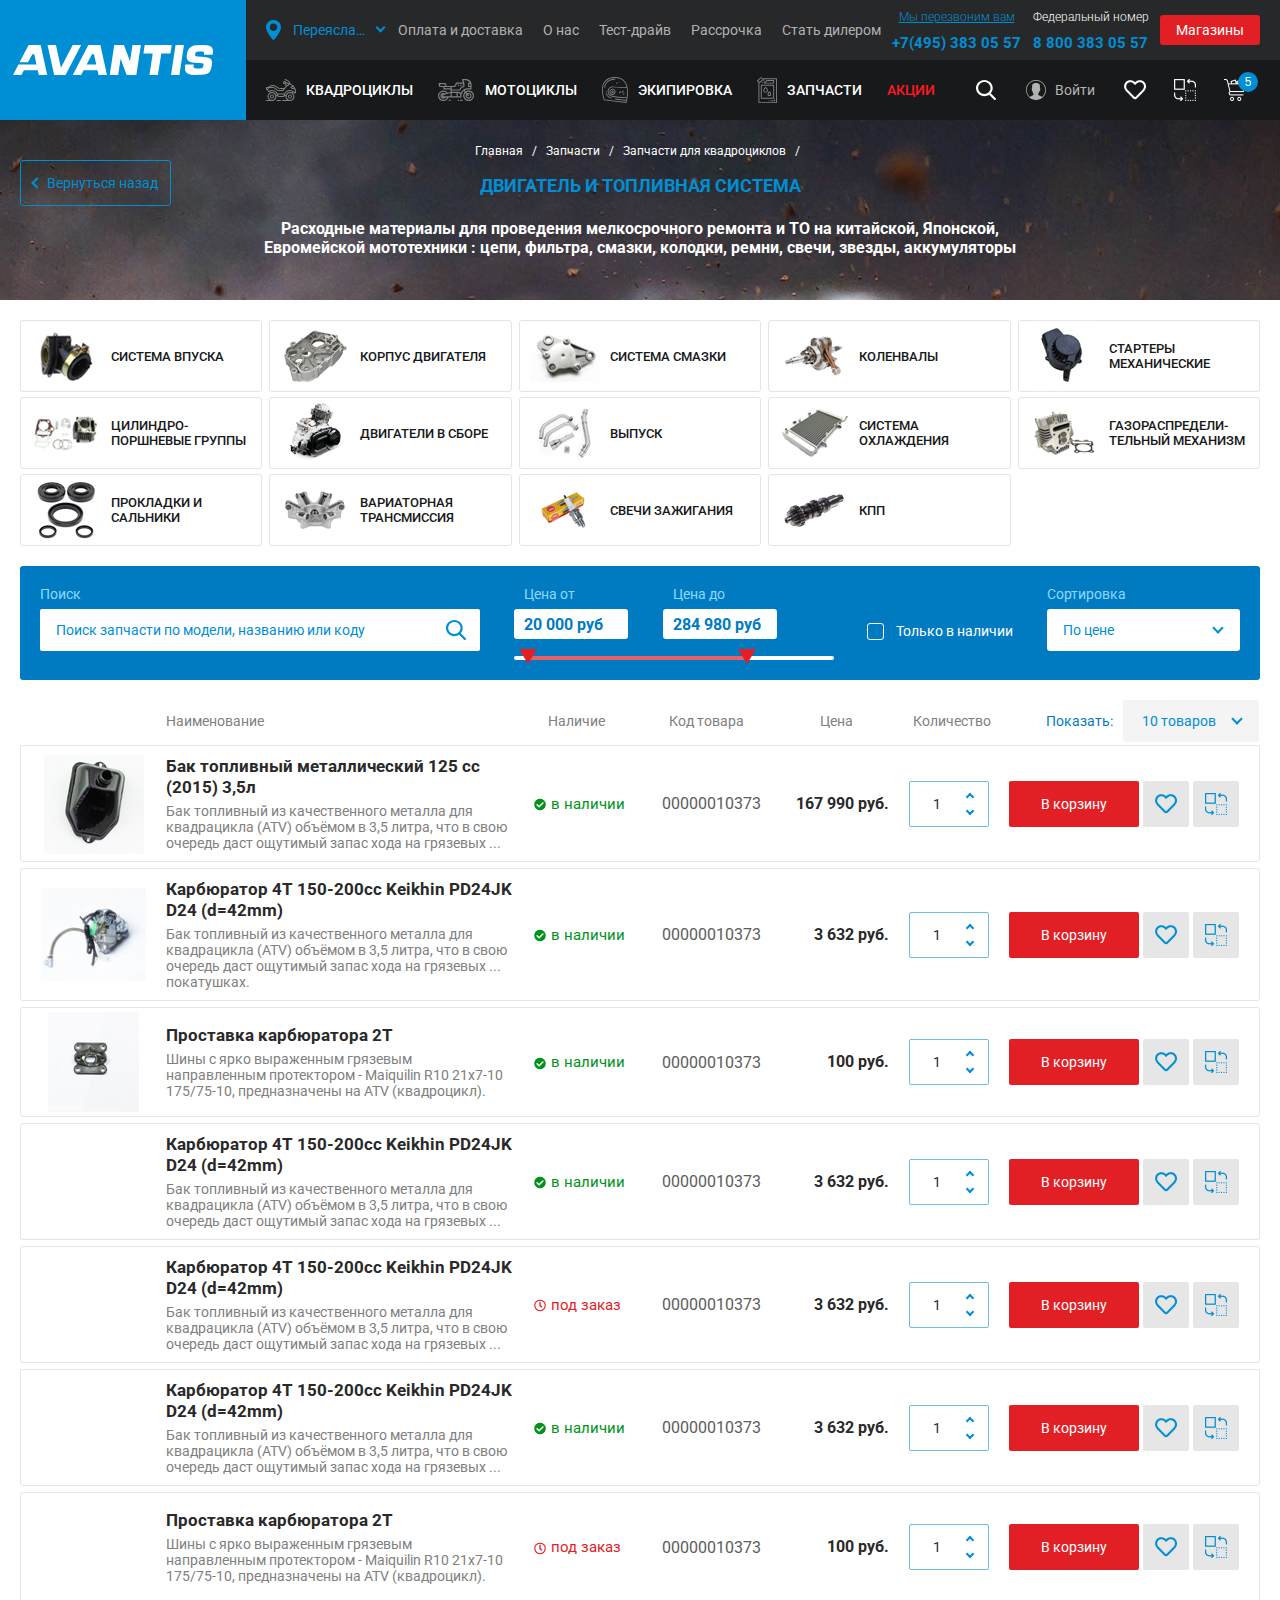
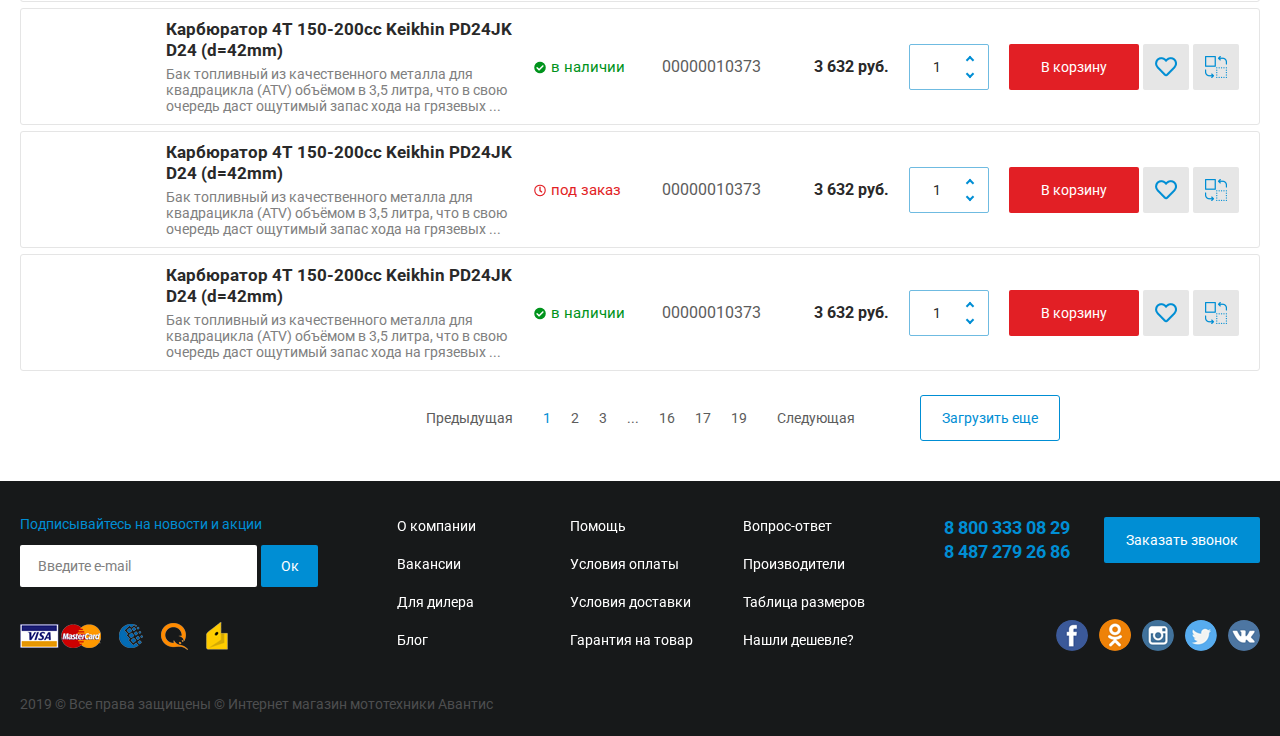
<file: category.html>
<!DOCTYPE html>
<html lang="ru">
	<head>
		<meta http-equiv="Content-Type" content="text/html; charset=utf-8">
		<!-- Переключение IE в последнию версию, на случай если в настройках пользователя стоит меньшая -->
		<meta http-equiv="X-UA-Compatible" content="IE=edge">

		<!-- Адаптирование страницы для мобильных устройств -->
		<meta name="viewport" content="width=device-width, initial-scale=1, maximum-scale=1">

		<!-- Запрет распознования номера телефона -->
		<meta name="format-detection" content="telephone=no">
		<meta name="SKYPE_TOOLBAR" content ="SKYPE_TOOLBAR_PARSER_COMPATIBLE">

		<!-- Заголовок страницы -->
		<title>Заголовок страницы</title>

		<!-- Данное значение часто используют(использовали) поисковые системы -->
		<meta name="description" content="">
		<meta name="keywords" content="">

		<!-- Традиционная иконка сайта, размер 16x16, прозрачность поддерживается. Рекомендуемый формат: .ico или .png -->
		<link rel="shortcut icon" href="images/favicon.ico">

		<!-- Подключение шрифтов с гугла -->
		<link href="https://fonts.googleapis.com/css?family=Roboto:300,300i,400,400i,500,500i,700,700i,900,900i&display=swap&subset=cyrillic" rel="stylesheet">

		<!-- Подключение файлов стилей -->
		<link rel="stylesheet" href="css/ion.rangeSlider.css">
		<link rel="stylesheet" href="css/owl.carousel.css">
		<link rel="stylesheet" href="css/fancybox.css">
		<link rel="stylesheet" href="css/bxslider.css">
		<link rel="stylesheet" href="css/styles.css">

		<link rel="stylesheet" href="css/response_1341.css" media="(max-width: 1341px)">
		<link rel="stylesheet" href="css/response_1261.css" media="(max-width: 1261px)">
		<link rel="stylesheet" href="css/response_1023.css" media="(max-width: 1023px)">
		<link rel="stylesheet" href="css/response_767.css" media="(max-width: 767px)">
		<link rel="stylesheet" href="css/response_479.css" media="(max-width: 479px)">
		<link rel="stylesheet" href="css/response_374.css" media="(max-width: 374px)">
	</head>

	<body>
		<div class="wrap bg_white">
			<div class="main">
				<!-- Шапка -->
				<header>
					<button type="button" class="close">
						<span></span>
						<span></span>
					</button>


					<div class="mob_scroll">
						<div class="logo">
							<div>
								<img src="images/logo.svg" alt="">
							</div>
						</div>


						<div class="top">
							<div class="cont flex">

								<div class="city">
									<button class="link modal_link" data-content="#city_modal">
										<span>Переяславль-Залесский</span>
									</button>
								</div>


								<nav class="menu flex">
									<div class="item">
										<a href="/">Оплата и доставка</a>
									</div>

									<div class="item">
										<a href="/">О нас</a>
									</div>

									<div class="item">
										<a href="/">Тест-драйв</a>
									</div>

									<div class="item">
										<a href="/">Рассрочка</a>
									</div>

									<div class="item">
										<a href="/">Стать дилером</a>
									</div>
								</nav>


								<div class="contacts">
									<button class="callback_link modal_link" data-content="#callback_modal">Мы перезвоним вам</button>

									<div class="phone">
										<a href="tel:+74953830557">+7(495) 383 05 57</a>
									</div>
								</div>


								<div class="contacts">
									<div>Федеральный номер</div>

									<div class="phone">
										<a href="tel:88003830557">8 800 383 05 57</a>
									</div>
								</div>


								<button class="shops_link">Магазины</button>

							</div>
						</div>


						<div class="info">
							<div class="cont flex">

								<div class="cats flex">
									<div class="item">
										<a href="/">
											<svg class="icon" width="30px" height="22px">
												<use xlink:href="#ic_cat1">
											</svg>
											КВАДРОЦИКЛЫ
										</a>
									</div>

									<div class="item">
										<a href="/" class="sub_link">
											<svg class="icon" width="37px" height="22px">
												<use xlink:href="#ic_cat2">
											</svg>
											МОТОЦИКЛЫ<span class="arr"></span>
										</a>

										<div class="sub_cats">
											<div class="flex">
												<div class="cat">
													<a href="/" class="main">
														<div class="name">ПИТБАЙКИ</div>

														<img data-src="images/tmp/sub_cats_thumb.png" alt="" class="lozad">
													</a>

													<div class="sub">
														<div class="block">
															<div class="title">ПО ОБЪЁМУ ДВИГАТЕЛЯ</div>

															<div><a href="/">50 куб.</a></div>
															<div><a href="/">110 куб.</a></div>
															<div><a href="/">125 куб.</a></div>
															<div><a href="/">140 куб.</a></div>
															<div><a href="/">150 куб.</a></div>
															<div><a href="/">250 куб.</a></div>
														</div>

														<div class="block">
															<div class="title">ПО ВОЗРАСТУ</div>

															<div><a href="/">Детские</a></div>
															<div><a href="/">Подростковые</a></div>
															<div><a href="/">От 10 до 13 лет</a></div>
															<div><a href="/">От 10 до 14 лет</a></div>
															<div><a href="/">От 10 до 15 лет</a></div>
															<div><a href="/">От 10 до 18 лет</a></div>
															<div><a href="/">От 11 до 15 лет</a></div>
														</div>

														<div class="block">
															<div class="title">ПО СТОИМОСТИ</div>

															<div><a href="/">Дорогие</a></div>
															<div><a href="/">Недорогие</a></div>
															<div><a href="/">До 30 тыс.</a></div>
														</div>

														<div class="block">
															<div class="title">ПОПУЛЯРНЫЕ ЗАПРОСЫ</div>

															<div><a href="/">Лучшие</a></div>
															<div><a href="/">Новые</a></div>
															<div><a href="/">Китайские</a></div>
														</div>

														<div class="block">
															<div class="title">ПО БРЕНДУ</div>

															<div><a href="/">Avantis</a></div>
															<div><a href="/">Kayo</a></div>
															<div><a href="/">Мотоленд</a></div>
														</div>
													</div>
												</div>


												<div class="cat">
													<a href="/" class="main">
														<div class="name">КРОССОВЫЕ</div>

														<img data-src="images/tmp/sub_cats_thumb2.png" alt="" class="lozad">
													</a>

													<div class="sub">
														<div class="block">
															<div class="title">ПО ОБЪЁМУ ДВИГАТЕЛЯ</div>

															<div><a href="/">50 куб.</a></div>
															<div><a href="/">110 куб.</a></div>
															<div><a href="/">125 куб.</a></div>
															<div><a href="/">140 куб.</a></div>
															<div><a href="/">150 куб.</a></div>
															<div><a href="/">190 куб.</a></div>
															<div><a href="/">250 куб.</a></div>
															<div><a href="/">300 куб.</a></div>
															<div><a href="/">450 куб.</a></div>
														</div>

														<div class="block">
															<div class="title">ПО ВОЗРАСТУ</div>

															<div><a href="/">Подростковые</a></div>
															<div><a href="/">Взрослые</a></div>
															<div><a href="/">От 10 до 14 лет</a></div>
															<div><a href="/">От 10 до 15 лет</a></div>
															<div><a href="/">От 10 до 18 лет</a></div>
														</div>

														<div class="block">
															<div class="title">ПО СТОИМОСТИ</div>

															<div><a href="/">Дорогие</a></div>
															<div><a href="/">Недорогие</a></div>
														</div>

														<div class="block">
															<div class="title">ПО БРЕНДУ</div>

															<div><a href="/">Avantis</a></div>
															<div><a href="/">Kayo</a></div>
															<div><a href="/">Мотоленд</a></div>
														</div>
													</div>
												</div>


												<div class="cat">
													<a href="/" class="main">
														<div class="name">ЭНДУРО</div>

														<img data-src="images/tmp/sub_cats_thumb3.png" alt="" class="lozad">
													</a>

													<div class="sub">
														<div class="block">
															<div class="title">ПО ОБЪЁМУ ДВИГАТЕЛЯ</div>

															<div><a href="/">200 куб.</a></div>
															<div><a href="/">250 куб.</a></div>
															<div><a href="/">300 куб.</a></div>
															<div><a href="/">400 куб.</a></div>
															<div><a href="/">450 куб.</a></div>
														</div>

														<div class="block">
															<div class="title">ПОПУЛЯРНЫЕ ЗАПРОСЫ</div>

															<div><a href="/">Лучшие</a></div>
															<div><a href="/">Новые</a></div>
															<div><a href="/">Китайские</a></div>
														</div>

														<div class="block">
															<div class="title">ПО СТОИМОСТИ</div>

															<div><a href="/">Дорогие</a></div>
															<div><a href="/">Недорогие</a></div>
														</div>

														<div class="block">
															<div class="title">ПО БРЕНДУ</div>

															<div><a href="/">Avantis</a></div>
															<div><a href="/">Kayo</a></div>
															<div><a href="/">Мотоленд</a></div>
														</div>
													</div>
												</div>


												<div class="cat">
													<a href="/" class="main">
														<div class="name">МОТАРДЫ</div>

														<img data-src="images/tmp/sub_cats_thumb4.png" alt="" class="lozad">
													</a>

													<div class="sub">
														<div class="block">
															<div class="title">ПО ОБЪЁМУ ДВИГАТЕЛЯ</div>

															<div><a href="/">125 куб.</a></div>
														</div>

														<div class="block">
															<div class="title">ПО БРЕНДУ</div>

															<div><a href="/">Мотоленд</a></div>
														</div>
													</div>
												</div>


												<div class="cat">
													<a href="/" class="main">
														<div class="name">МИНИБАЙКИ - ЭЛЕКТРИЧЕСКИЕ</div>

														<img data-src="images/tmp/sub_cats_thumb5.png" alt="" class="lozad">
													</a>

													<div class="sub">
														<div class="block">
															<div class="title">ДЕТСКИЕ</div>

															<div><a href="/">От 5 лет</a></div>
															<div><a href="/">От 6 лет</a></div>
															<div><a href="/">От 7 лет</a></div>
															<div><a href="/">От 8 лет</a></div>
															<div><a href="/">От 9 лет</a></div>
														</div>
													</div>
												</div>
											</div>
										</div>
									</div>

									<div class="item">
										<a href="/">
											<svg class="icon" width="26px" height="26px">
												<use xlink:href="#ic_cat3">
											</svg>
											ЭКИПИРОВКА
										</a>
									</div>

									<div class="item">
										<a href="/">
											<svg class="icon" width="20px" height="26px">
												<use xlink:href="#ic_cat4">
											</svg>
											ЗАПЧАСТИ
										</a>
									</div>

									<div class="item">
										<a href="/" class="red">АКЦИИ</a>
									</div>
								</div>


								<div class="search">
									<button class="link modal_link" data-content="#search_modal">
										<img src="images/ic_search.svg" alt="">
									</button>
								</div>


								<div class="account">
									<button class="login_link modal_link" data-content="#login_modal">Войти</button>

									<!--a href="/" class="user">Константин</a-->
								</div>


								<div class="links">
									<a href="/" class="favorite_link">
										<img src="images/ic_favorite.png" alt="">
									</a>

									<a href="/" class="compare_link">
										<img src="images/ic_compare.png" alt="">
									</a>

									<button class="cart_link modal_link" data-content="#cart_modal">
										<img src="images/ic_cart.png" alt="">
										<div class="count">5</div>
									</button>
								</div>
							</div>
						</div>
					</div>
				</header>


				<div class="mob_header">
					<div class="cont">

						<div class="logo">
							<div>
								<img src="images/logo.svg" alt="">
							</div>
						</div>


						<div class="contacts">
							<div class="phone">
								<a href="tel:4953830557">(495) 383 05 57</a>
							</div>

							<button class="callback_link modal_link" data-content="#callback_modal">Перезвонить?</button>
						</div>


						<div class="links">
							<a href="/" class="favorite_link">
								<img src="images/ic_favorite.png" alt="">
							</a>

							<a href="/" class="compare_link">
								<img src="images/ic_compare.png" alt="">
							</a>

							<button class="cart_link modal_link" data-content="#cart_modal">
								<img src="images/ic_cart.png" alt="">
								<div class="count">5</div>
							</button>
						</div>


						<div class="search">
							<button class="link modal_link" data-content="#search_modal">
								<img src="images/ic_search.svg" alt="">
							</button>
						</div>


						<div class="account">
							<button class="login_link modal_link" data-content="#login_modal">Войти</button>

							<!--a href="/" class="user">Константин</a-->
						</div>


						<button type="button" class="mob_menu_link">
							<span></span>
							<span></span>
							<span></span>
						</button>

					</div>
				</div>
				<!-- End Шапка -->


				<!-- Основная часть -->
				<section class="page_head">
					<div class="cont">

						<a href="/" class="back_link">Вернуться назад</a>

						<div class="breadcrumbs">
							<a href="/">Главная</a> <span class="sep">/</span>
							<a href="/">Запчасти</a> <span class="sep">/</span>
							<a href="/">Запчасти для квадроциклов</a> <span class="sep">/</span>
						</div>

						<h1 class="page_title">Двигатель и топливная система</h1>

						<div class="page_desc">Расходные материалы для проведения мелкосрочного ремонта и ТО на китайской, Японской, Евромейской мототехники : цепи, фильтра, смазки, колодки, ремни, свечи, звезды, аккумуляторы</div>

					</div>

					<img data-src="images/tmp/bg_page_head.jpg" alt="" class="bg lozad">
				</section>


				<section class="mini_cats_wall">
					<div class="cont">

						<div class="flex">
							<a href="/" class="item">
								<div class="icon">
									<img data-src="images/tmp/mini_cats_wall_thumb1.png" alt="" class="lozad">
								</div>

								<div class="name">Система впуска</div>
							</a>


							<a href="/" class="item">
								<div class="icon">
									<img data-src="images/tmp/mini_cats_wall_thumb2.png" alt="" class="lozad">
								</div>

								<div class="name">Корпус двигателя</div>
							</a>


							<a href="/" class="item">
								<div class="icon">
									<img data-src="images/tmp/mini_cats_wall_thumb3.png" alt="" class="lozad">
								</div>

								<div class="name">Система смазки</div>
							</a>


							<a href="/" class="item">
								<div class="icon">
									<img data-src="images/tmp/mini_cats_wall_thumb4.png" alt="" class="lozad">
								</div>

								<div class="name">Коленвалы</div>
							</a>


							<a href="/" class="item">
								<div class="icon">
									<img data-src="images/tmp/mini_cats_wall_thumb5.png" alt="" class="lozad">
								</div>

								<div class="name">Стартеры механические</div>
							</a>


							<a href="/" class="item">
								<div class="icon">
									<img data-src="images/tmp/mini_cats_wall_thumb6.png" alt="" class="lozad">
								</div>

								<div class="name">Цилиндро-поршневые группы</div>
							</a>


							<a href="/" class="item">
								<div class="icon">
									<img data-src="images/tmp/mini_cats_wall_thumb7.png" alt="" class="lozad">
								</div>

								<div class="name">Двигатели в сборе</div>
							</a>


							<a href="/" class="item">
								<div class="icon">
									<img data-src="images/tmp/mini_cats_wall_thumb8.png" alt="" class="lozad">
								</div>

								<div class="name">Выпуск</div>
							</a>


							<a href="/" class="item">
								<div class="icon">
									<img data-src="images/tmp/mini_cats_wall_thumb9.png" alt="" class="lozad">
								</div>

								<div class="name">Система охлаждения</div>
							</a>


							<a href="/" class="item">
								<div class="icon">
									<img data-src="images/tmp/mini_cats_wall_thumb10.png" alt="" class="lozad">
								</div>

								<div class="name">Газораспредели-тельный механизм</div>
							</a>


							<a href="/" class="item">
								<div class="icon">
									<img data-src="images/tmp/mini_cats_wall_thumb11.png" alt="" class="lozad">
								</div>

								<div class="name">Прокладки и сальники</div>
							</a>


							<a href="/" class="item">
								<div class="icon">
									<img data-src="images/tmp/mini_cats_wall_thumb12.png" alt="" class="lozad">
								</div>

								<div class="name">Вариаторная трансмиссия</div>
							</a>


							<a href="/" class="item">
								<div class="icon">
									<img data-src="images/tmp/mini_cats_wall_thumb13.png" alt="" class="lozad">
								</div>

								<div class="name">Свечи зажигания</div>
							</a>


							<a href="/" class="item">
								<div class="icon">
									<img data-src="images/tmp/mini_cats_wall_thumb14.png" alt="" class="lozad">
								</div>

								<div class="name">кпп</div>
							</a>
						</div>

					</div>
				</section>


				<section class="products_head">
					<div class="cont">

						<div class="data">
							<div class="search">
								<form action="">
									<div class="label">Поиск</div>

									<input type="text" name="" value="" placeholder="Поиск запчасти по модели, названию или коду " class="input">

									<button type="submit" class="submit_btn"></button>
								</form>
							</div>


							<div class="price price_range">
								<div class="flex">
									<div class="field">
										<div class="label">Цена от</div>

										<input type="text" name="" value="20 000 руб" class="input from">
									</div>

									<div class="field">
										<div class="label">Цена до</div>

										<input type="text" name="" value="284 980 руб" class="input to">
									</div>
								</div>

								<input type="hidden" id="price_range" name="price_range" value="">
							</div>


							<div class="status">
								<input type="checkbox" name="status" id="status_check1">
								<label for="status_check1">Только в наличии</label>
							</div>


							<div class="sort">
								<div class="label">Сортировка</div>

								<div class="field">
									<select name="">
										<option value="0">По цене</option>
										<option value="1">По цене</option>
										<option value="2">По цене</option>
										<option value="3">По цене</option>
									</select>
								</div>
							</div>
						</div>

					</div>
				</section>


				<section class="products block">
					<div class="cont">

						<div class="list">
							<div class="titles">
								<div class="thumb"></div>
								<div class="name">Наименование</div>
								<div class="status">Наличие</div>
								<div class="articul">Код товара</div>
								<div class="price">Цена</div>
								<div class="amount">Количество</div>

								<div class="limit">
									<div class="label">Показать:</div>

									<select name="">
										<option value="10">10 товаров</option>
										<option value="20">20 товаров</option>
										<option value="all">Все</option>
									</select>
								</div>
							</div>


							<div class="product">
								<div class="thumb mob_mini">
									<a href="/">
										<img data-src="images/tmp/product_list_thumb1.jpg" alt="" class="lozad">
									</a>
								</div>

								<div class="info">
									<div class="name">
										<a href="/">Бак топливный металлический 125 сс (2015) 3,5л</a>
									</div>

									<div class="desc mob_show">Бак топливный из качественного металла для квадрацикла (ATV) объёмом в 3,5 литра, что в свою очередь даст ощутимый запас хода на грязевых ...</div>

									<div class="tablet_articul">Артикул: 00000010278</div>
								</div>

								<div class="status">
									<div class="green">в наличии</div>
								</div>

								<div class="articul">00000010373</div>

								<div class="price">167 990 руб.</div>

								<div class="bottom">
									<div class="amount">
									    <button type="button" class="minus"></button>

									    <input type="text" value="1" class="input"
									      data-minimum="1" data-maximum="99" data-step="1" data-unit="" maxlength="2">

									    <button type="button" class="plus"></button>
									</div>

									<button class="buy_link">В корзину</button>

									<button class="favorite_link">
										<img src="images/ic_favorite2.png" alt="">
										<img src="images/ic_favorite.png" alt="">
									</button>

									<button class="compare_link">
										<img src="images/ic_compare2.png" alt="">
										<img src="images/ic_compare.png" alt="">
									</button>
								</div>
							</div>


							<div class="product">
								<div class="thumb mob_mini">
									<a href="/">
										<img data-src="images/tmp/product_list_thumb2.jpg" alt="" class="lozad">
									</a>
								</div>

								<div class="info">
									<div class="name">
										<a href="/">Карбюратор 4T 150-200cc Keikhin PD24JK D24 (d=42mm)</a>
									</div>

									<div class="desc mob_show">Бак топливный из качественного металла для квадрацикла (ATV) объёмом в 3,5 литра, что в свою очередь даст ощутимый запас хода на грязевых ... покатушках.</div>

									<div class="tablet_articul">Артикул: 00000010278</div>
								</div>

								<div class="status">
									<div class="green">в наличии</div>
								</div>

								<div class="articul">00000010373</div>

								<div class="price">3 632 руб.</div>

								<div class="bottom">
									<div class="amount">
									    <button type="button" class="minus"></button>

									    <input type="text" value="1" class="input"
									      data-minimum="1" data-maximum="99" data-step="1" data-unit="" maxlength="2">

									    <button type="button" class="plus"></button>
									</div>

									<button class="buy_link">В корзину</button>

									<button class="favorite_link">
										<img src="images/ic_favorite2.png" alt="">
										<img src="images/ic_favorite.png" alt="">
									</button>

									<button class="compare_link">
										<img src="images/ic_compare2.png" alt="">
										<img src="images/ic_compare.png" alt="">
									</button>
								</div>
							</div>


							<div class="product">
								<div class="thumb mob_mini">
									<a href="/">
										<img data-src="images/tmp/product_list_thumb3.jpg" alt="" class="lozad">
									</a>
								</div>

								<div class="info">
									<div class="name">
										<a href="/">Проставка карбюратора 2Т</a>
									</div>

									<div class="desc mob_show">Шины с ярко выраженным грязевым направленным протектором - Maiquilin R10 21x7-10 175/75-10, предназначены на ATV (квадроцикл).</div>

									<div class="tablet_articul">Артикул: 00000010278</div>
								</div>

								<div class="status">
									<div class="green">в наличии</div>
								</div>

								<div class="articul">00000010373</div>

								<div class="price">100 руб.</div>

								<div class="bottom">
									<div class="amount">
									    <button type="button" class="minus"></button>

									    <input type="text" value="1" class="input"
									      data-minimum="1" data-maximum="99" data-step="1" data-unit="" maxlength="2">

									    <button type="button" class="plus"></button>
									</div>

									<button class="buy_link">В корзину</button>

									<button class="favorite_link">
										<img src="images/ic_favorite2.png" alt="">
										<img src="images/ic_favorite.png" alt="">
									</button>

									<button class="compare_link">
										<img src="images/ic_compare2.png" alt="">
										<img src="images/ic_compare.png" alt="">
									</button>
								</div>
							</div>


							<div class="product">
								<div class="thumb mob_mini">
									<a href="/">
										<img data-src="images/tmp/product_list_thumb4.jpg" alt="" class="lozad">
									</a>
								</div>

								<div class="info">
									<div class="name">
										<a href="/">Карбюратор 4T 150-200cc Keikhin PD24JK D24 (d=42mm)</a>
									</div>

									<div class="desc mob_show">Бак топливный из качественного металла для квадрацикла (ATV) объёмом в 3,5 литра, что в свою очередь даст ощутимый запас хода на грязевых ...</div>

									<div class="tablet_articul">Артикул: 00000010278</div>
								</div>

								<div class="status">
									<div class="green">в наличии</div>
								</div>

								<div class="articul">00000010373</div>

								<div class="price">3 632 руб.</div>

								<div class="bottom">
									<div class="amount">
									    <button type="button" class="minus"></button>

									    <input type="text" value="1" class="input"
									      data-minimum="1" data-maximum="99" data-step="1" data-unit="" maxlength="2">

									    <button type="button" class="plus"></button>
									</div>

									<button class="buy_link">В корзину</button>

									<button class="favorite_link">
										<img src="images/ic_favorite2.png" alt="">
										<img src="images/ic_favorite.png" alt="">
									</button>

									<button class="compare_link">
										<img src="images/ic_compare2.png" alt="">
										<img src="images/ic_compare.png" alt="">
									</button>
								</div>
							</div>


							<div class="product">
								<div class="thumb mob_mini">
									<a href="/">
										<img data-src="images/tmp/product_list_thumb2.jpg" alt="" class="lozad">
									</a>
								</div>

								<div class="info">
									<div class="name">
										<a href="/">Карбюратор 4T 150-200cc Keikhin PD24JK D24 (d=42mm)</a>
									</div>

									<div class="desc mob_show">Бак топливный из качественного металла для квадрацикла (ATV) объёмом в 3,5 литра, что в свою очередь даст ощутимый запас хода на грязевых ...</div>

									<div class="tablet_articul">Артикул: 00000010278</div>
								</div>

								<div class="status">
									<div class="red">под заказ</div>
								</div>

								<div class="articul">00000010373</div>

								<div class="price">3 632 руб.</div>

								<div class="bottom">
									<div class="amount">
									    <button type="button" class="minus"></button>

									    <input type="text" value="1" class="input"
									      data-minimum="1" data-maximum="99" data-step="1" data-unit="" maxlength="2">

									    <button type="button" class="plus"></button>
									</div>

									<button class="buy_link">В корзину</button>

									<button class="favorite_link">
										<img src="images/ic_favorite2.png" alt="">
										<img src="images/ic_favorite.png" alt="">
									</button>

									<button class="compare_link">
										<img src="images/ic_compare2.png" alt="">
										<img src="images/ic_compare.png" alt="">
									</button>
								</div>
							</div>


							<div class="product">
								<div class="thumb mob_mini">
									<a href="/">
										<img data-src="images/tmp/product_list_thumb2.jpg" alt="" class="lozad">
									</a>
								</div>

								<div class="info">
									<div class="name">
										<a href="/">Карбюратор 4T 150-200cc Keikhin PD24JK D24 (d=42mm)</a>
									</div>

									<div class="desc mob_show">Бак топливный из качественного металла для квадрацикла (ATV) объёмом в 3,5 литра, что в свою очередь даст ощутимый запас хода на грязевых ...</div>

									<div class="tablet_articul">Артикул: 00000010278</div>
								</div>

								<div class="status">
									<div class="green">в наличии</div>
								</div>

								<div class="articul">00000010373</div>

								<div class="price">3 632 руб.</div>

								<div class="bottom">
									<div class="amount">
									    <button type="button" class="minus"></button>

									    <input type="text" value="1" class="input"
									      data-minimum="1" data-maximum="99" data-step="1" data-unit="" maxlength="2">

									    <button type="button" class="plus"></button>
									</div>

									<button class="buy_link">В корзину</button>

									<button class="favorite_link">
										<img src="images/ic_favorite2.png" alt="">
										<img src="images/ic_favorite.png" alt="">
									</button>

									<button class="compare_link">
										<img src="images/ic_compare2.png" alt="">
										<img src="images/ic_compare.png" alt="">
									</button>
								</div>
							</div>


							<div class="product">
								<div class="thumb mob_mini">
									<a href="/">
										<img data-src="images/tmp/product_list_thumb3.jpg" alt="" class="lozad">
									</a>
								</div>

								<div class="info">
									<div class="name">
										<a href="/">Проставка карбюратора 2Т</a>
									</div>

									<div class="desc mob_show">Шины с ярко выраженным грязевым направленным протектором - Maiquilin R10 21x7-10 175/75-10, предназначены на ATV (квадроцикл).</div>

									<div class="tablet_articul">Артикул: 00000010278</div>
								</div>

								<div class="status">
									<div class="red">под заказ</div>
								</div>

								<div class="articul">00000010373</div>

								<div class="price">100 руб.</div>

								<div class="bottom">
									<div class="amount">
									    <button type="button" class="minus"></button>

									    <input type="text" value="1" class="input"
									      data-minimum="1" data-maximum="99" data-step="1" data-unit="" maxlength="2">

									    <button type="button" class="plus"></button>
									</div>

									<button class="buy_link">В корзину</button>

									<button class="favorite_link">
										<img src="images/ic_favorite2.png" alt="">
										<img src="images/ic_favorite.png" alt="">
									</button>

									<button class="compare_link">
										<img src="images/ic_compare2.png" alt="">
										<img src="images/ic_compare.png" alt="">
									</button>
								</div>
							</div>


							<div class="product">
								<div class="thumb mob_mini">
									<a href="/">
										<img data-src="images/tmp/product_list_thumb4.jpg" alt="" class="lozad">
									</a>
								</div>

								<div class="info">
									<div class="name">
										<a href="/">Карбюратор 4T 150-200cc Keikhin PD24JK D24 (d=42mm)</a>
									</div>

									<div class="desc mob_show">Бак топливный из качественного металла для квадрацикла (ATV) объёмом в 3,5 литра, что в свою очередь даст ощутимый запас хода на грязевых ...</div>

									<div class="tablet_articul">Артикул: 00000010278</div>
								</div>

								<div class="status">
									<div class="green">в наличии</div>
								</div>

								<div class="articul">00000010373</div>

								<div class="price">3 632 руб.</div>

								<div class="bottom">
									<div class="amount">
									    <button type="button" class="minus"></button>

									    <input type="text" value="1" class="input"
									      data-minimum="1" data-maximum="99" data-step="1" data-unit="" maxlength="2">

									    <button type="button" class="plus"></button>
									</div>

									<button class="buy_link">В корзину</button>

									<button class="favorite_link">
										<img src="images/ic_favorite2.png" alt="">
										<img src="images/ic_favorite.png" alt="">
									</button>

									<button class="compare_link">
										<img src="images/ic_compare2.png" alt="">
										<img src="images/ic_compare.png" alt="">
									</button>
								</div>
							</div>


							<div class="product">
								<div class="thumb mob_mini">
									<a href="/">
										<img data-src="images/tmp/product_list_thumb2.jpg" alt="" class="lozad">
									</a>
								</div>

								<div class="info">
									<div class="name">
										<a href="/">Карбюратор 4T 150-200cc Keikhin PD24JK D24 (d=42mm)</a>
									</div>

									<div class="desc mob_show">Бак топливный из качественного металла для квадрацикла (ATV) объёмом в 3,5 литра, что в свою очередь даст ощутимый запас хода на грязевых ...</div>

									<div class="tablet_articul">Артикул: 00000010278</div>
								</div>

								<div class="status">
									<div class="red">под заказ</div>
								</div>

								<div class="articul">00000010373</div>

								<div class="price">3 632 руб.</div>

								<div class="bottom">
									<div class="amount">
									    <button type="button" class="minus"></button>

									    <input type="text" value="1" class="input"
									      data-minimum="1" data-maximum="99" data-step="1" data-unit="" maxlength="2">

									    <button type="button" class="plus"></button>
									</div>

									<button class="buy_link">В корзину</button>

									<button class="favorite_link">
										<img src="images/ic_favorite2.png" alt="">
										<img src="images/ic_favorite.png" alt="">
									</button>

									<button class="compare_link">
										<img src="images/ic_compare2.png" alt="">
										<img src="images/ic_compare.png" alt="">
									</button>
								</div>
							</div>


							<div class="product">
								<div class="thumb mob_mini">
									<a href="/">
										<img data-src="images/tmp/product_list_thumb2.jpg" alt="" class="lozad">
									</a>
								</div>

								<div class="info">
									<div class="name">
										<a href="/">Карбюратор 4T 150-200cc Keikhin PD24JK D24 (d=42mm)</a>
									</div>

									<div class="desc mob_show">Бак топливный из качественного металла для квадрацикла (ATV) объёмом в 3,5 литра, что в свою очередь даст ощутимый запас хода на грязевых ...</div>

									<div class="tablet_articul">Артикул: 00000010278</div>
								</div>

								<div class="status">
									<div class="green">в наличии</div>
								</div>

								<div class="articul">00000010373</div>

								<div class="price">3 632 руб.</div>

								<div class="bottom">
									<div class="amount">
									    <button type="button" class="minus"></button>

									    <input type="text" value="1" class="input"
									      data-minimum="1" data-maximum="99" data-step="1" data-unit="" maxlength="2">

									    <button type="button" class="plus"></button>
									</div>

									<button class="buy_link">В корзину</button>

									<button class="favorite_link">
										<img src="images/ic_favorite2.png" alt="">
										<img src="images/ic_favorite.png" alt="">
									</button>

									<button class="compare_link">
										<img src="images/ic_compare2.png" alt="">
										<img src="images/ic_compare.png" alt="">
									</button>
								</div>
							</div>
						</div>


						<div class="pagination">
							<a href="/" class="prev">Предыдущая</a>

							<a class="active">1</a>
							<a href="/">2</a>
							<a href="/">3</a>
							<div class="sep">...</div>
							<a href="/">16</a>
							<a href="/">17</a>
							<a href="/">19</a>

							<a href="/" class="next">Следующая</a>

							<div class="load_more">
								<button>Загрузить еще</button>
							</div>
						</div>

					</div>
				</section>
				<!-- End Основная часть -->
			</div>


			<!-- Подвал -->
			<footer>
				<div class="info">
					<div class="cont flex">

						<div class="col_left">
							<div class="subscribe">
								<div class="title">Подписывайтесь на новости и акции</div>

								<form action="">
									<input type="email" name="" value="" placeholder="Введите e-mail" class="input">

									<button type="submit" class="submit_btn">Ок</button>
								</form>
							</div>


							<div class="payment">
								<img src="images/ic_payment1.png" alt="">
								<img src="images/ic_payment2.png" alt="">
								<img src="images/ic_payment3.png" alt="">
								<img src="images/ic_payment4.png" alt="">
							</div>
						</div>


						<div class="menu">
							<div><a href="/">О компании</a></div>
							<div><a href="/">Вакансии</a></div>
							<div><a href="/">Для дилера</a></div>
							<div><a href="/">Блог</a></div>
							<div><a href="/">Помощь</a></div>
							<div><a href="/">Условия оплаты</a></div>
							<div><a href="/">Условия доставки</a></div>
							<div><a href="/">Гарантия на товар</a></div>
							<div><a href="/">Вопрос-ответ</a></div>
							<div><a href="/">Производители</a></div>
							<div><a href="/">Таблица размеров</a></div>
							<div><a href="/">Нашли дешевле?</a></div>
						</div>


						<div class="col_right">
							<div class="contacts">
								<div class="phones">
									<div><a href="tel:88003330829">8 800 333 08 29</a></div>
									<div><a href="tel:84872792686">8 487 279 26 86</a></div>
								</div>

								<button class="callback_link modal_link" data-content="#callback_modal">Заказать звонок</button>
							</div>


							<div class="socials">
								<a href="/" target="_blank" rel="noopener nofollow">
									<img src="images/ic_soc1.png" alt="">
								</a>

								<a href="/" target="_blank" rel="noopener nofollow">
									<img src="images/ic_soc2.png" alt="">
								</a>

								<a href="/" target="_blank" rel="noopener nofollow">
									<img src="images/ic_soc3.png" alt="">
								</a>

								<a href="/" target="_blank" rel="noopener nofollow">
									<img src="images/ic_soc4.png" alt="">
								</a>

								<a href="/" target="_blank" rel="noopener nofollow">
									<img src="images/ic_soc5.png" alt="">
								</a>
							</div>
						</div>

					</div>
				</div>


				<div class="bottom">
					<div class="cont flex">

						<div class="copyright">
							2019 &copy; Все права защищены © Интернет магазин мототехники Авантис
						</div>

					</div>
				</div>
			</footer>
			<!-- End Подвал -->
		</div>


		<div class="overlay"></div>

		<div class="supports_error">
			Ваш браузер устарел рекомендуем обновить его до последней версии<br> или использовать другой более современный.
		</div>


		<section class="modal" id="callback_modal">
			<div class="modal_title">Заказать звонок</div>

			<div class="modal_data">
				<form action="" class="form">
					<div class="line">
						<div class="field">
							<input type="text" name="" value="" class="input">

							<div class="label">Ваше имя <span class="required">*</span></div>
						</div>
					</div>

					<div class="line">
						<div class="field">
							<input type="tel" name="" value="" class="input">

							<div class="label">Телефон <span class="required">*</span></div>
						</div>
					</div>


					<div class="submit">
						<button class="cancel close">Отменить</button>

						<button type="submit" class="submit_btn">Отправить</button>
					</div>
				</form>
			</div>
		</section>


		<section class="modal" id="login_modal">
			<div class="modal_title">Вход в личный кабинет</div>

			<div class="modal_data">
				<form action="" class="form">
					<div class="line">
						<div class="field">
							<input type="email" name="" value="" class="input">

							<div class="label">E-mail <span class="required">*</span></div>
						</div>
					</div>

					<div class="line">
						<div class="field">
							<input type="password" name="" value="" class="input">

							<div class="label">Пароль <span class="required">*</span></div>
						</div>

						<div class="field flex">
							<div class="remember">
								<input type="checkbox" name="remember" id="remember_check" checked>
								<label for="remember_check">Запомнить меня</label>
							</div>

							<a href="#" class="recovery_link">Забыли пароль?</a>
						</div>
					</div>

					<div class="line soc_auth">
						<div class="name">Или авторизируйтесь через социальные сети:</div>

						<a href="#">
							<img src="images/ic_soc_auth1.png" alt="">
						</a>

						<a href="#">
							<img src="images/ic_soc_auth2.png" alt="">
						</a>

						<a href="#">
							<img src="images/ic_soc_auth3.png" alt="">
						</a>
					</div>


					<div class="submit">
						<a href="/" class="register_link">Зарегестрироваться</a>

						<button type="submit" class="submit_btn">Войти</button>
					</div>
				</form>
			</div>
		</section>


		<section class="modal" id="city_modal">
			<div class="modal_data">
				<form action="" class="form">
					<div class="modal_title">Выберите город</div>

					<select name="">
						<option value="1">Москва</option>
						<option value="2">Москва</option>
						<option value="3">Москва</option>
						<option value="4">Москва</option>
						<option value="5">Москва</option>
						<option value="1">Москва</option>
						<option value="2">Москва</option>
						<option value="3">Москва</option>
						<option value="4">Москва</option>
						<option value="5">Москва</option>
					</select>

					<div class="exp">Выберите ближайший к себе центр обслуживания для получения заказа</div>


					<div class="shops">
						<div class="custom_scroll">
							<input type="radio" name="shops" id="shops_check1">
							<label for="shops_check1">
								<div>
									<b>Москва</b>, ул. Дорожная 3к6<br>
									+7 495 120 15 30<br>
									пн-вс 09-00 - 21-00
								</div>
							</label>

							<input type="radio" name="shops" id="shops_check2" checked>
							<label for="shops_check2">
								<div>
									<b>Москва</b>, 65-й км МКАД, вл.1, партнёрский магазин Авантис (админ. Здание ТК "Синдика")<br>
									тел. +7 (499) 653-56-09<br>
									пн-вс 09-00 - 21-00
								</div>
							</label>

							<input type="radio" name="shops" id="shops_check3">
							<label for="shops_check3">
								<div>
									<b>Москва</b>, ул. Дорожная 3к6<br>
									+7 495 120 15 30<br>
									пн-вс 09-00 - 21-00
								</div>
							</label>

							<input type="radio" name="shops" id="shops_check4">
							<label for="shops_check4">
								<div>
									<b>Москва</b>, 65-й км МКАД, вл.1, партнёрский магазин Авантис (админ. Здание ТК "Синдика")<br>
									тел. +7 (499) 653-56-09<br>
									пн-вс 09-00 - 21-00
								</div>
							</label>
						</div>
					</div>


					<div class="submit">
						<button class="cancel close">Отменить</button>

						<button type="submit" class="submit_btn">Выбрать</button>
					</div>
				</form>


				<div class="map">

				</div>
			</div>
		</section>


		<section class="modal" id="cart_modal">
			<div class="modal_title">Корзина</div>

			<div class="modal_data">
				<div class="product">
					<a href="/" class="thumb">
						<img data-src="images/tmp/product_list_thumb1.jpg" alt="" class="lozad">
					</a>

					<div class="info">
						<div class="name">
							<a href="/">Бак топливный металлический 125 сс (2015) 3,5л</a>
						</div>
					</div>

					<div class="amount">
					    <button type="button" class="minus"></button>

					    <input type="text" value="1" class="input"
					      data-minimum="1" data-maximum="99" data-step="1" data-unit="" maxlength="2">

					    <button type="button" class="plus"></button>
					</div>

					<div class="price">
						<img src="images/ic_multiply.png" alt="">
						<div>167 990 руб.</div>
					</div>

					<div class="price total">
						<div>167 990 руб.</div>
					</div>

					<button class="del">
						<img src="images/ic_del.svg" alt="">
					</button>
				</div>


				<div class="product">
					<a href="/" class="thumb">
						<img data-src="images/tmp/product_list_thumb1.jpg" alt="" class="lozad">
					</a>

					<div class="info">
						<div class="name">
							<a href="/">Бак топливный металлический 125 сс (2015) 3,5л</a>
						</div>
					</div>

					<div class="amount">
					    <button type="button" class="minus"></button>

					    <input type="text" value="1" class="input"
					      data-minimum="1" data-maximum="99" data-step="1" data-unit="" maxlength="2">

					    <button type="button" class="plus"></button>
					</div>

					<div class="price">
						<img src="images/ic_multiply.png" alt="">
						<div>167 990 руб.</div>
					</div>

					<div class="price total">
						<div>167 990 руб.</div>
					</div>

					<button class="del">
						<img src="images/ic_del.svg" alt="">
					</button>
				</div>


				<div class="product">
					<a href="/" class="thumb">
						<img data-src="images/tmp/product_list_thumb1.jpg" alt="" class="lozad">
					</a>

					<div class="info">
						<div class="name">
							<a href="/">Бак топливный металлический 125 сс (2015) 3,5л</a>
						</div>
					</div>

					<div class="amount">
					    <button type="button" class="minus"></button>

					    <input type="text" value="1" class="input"
					      data-minimum="1" data-maximum="99" data-step="1" data-unit="" maxlength="2">

					    <button type="button" class="plus"></button>
					</div>

					<div class="price">
						<img src="images/ic_multiply.png" alt="">
						<div>167 990 руб.</div>
					</div>

					<div class="price total">
						<div>167 990 руб.</div>
					</div>

					<button class="del">
						<img src="images/ic_del.svg" alt="">
					</button>
				</div>


				<div class="cart_total">
					<div class="count">Количество: <b>4</b></div>

					Сумма заказа: <div class="val"><span>263 960</span> руб.</div>
				</div>


				<div class="links">
					<button class="close continue">Продолжить покупки</button>

					<a href="/" class="checkout_link">Оформить заказ</a>
				</div>
			</div>
		</section>


		<section class="modal" id="search_modal">
			<div class="modal_data">
				<form action="">
					<input type="text" name="" value="" placeholder="Поиск по сайту..." class="input">

					<button type="submit" class="submit_btn"></button>

					<div class="in_category">
						<div class="title">Показать результаты поиска в категории:</div>

						<div class="categories">
							<input type="radio" name="categories" id="categories_check1" disabled>
							<label for="categories_check1">техника</label>

							<input type="radio" name="categories" id="categories_check2" disabled>
							<label for="categories_check2">запчасти и аксесуары</label>
						</div>

						<div class="remember">
							<input type="checkbox" name="remember" id="search_remember_check">
							<label for="search_remember_check">Запомнить выбор</label>
						</div>
					</div>
				</form>
			</div>
		</section>


		<svg style="display:none;">
			<symbol id="ic_cat1">
				<path d="M29.344,14.441 C28.942,14.589 28.490,14.466 28.219,14.134 C27.910,13.764 27.560,13.430 27.176,13.139 L26.674,13.892 C26.844,14.017 27.006,14.154 27.157,14.302 C27.166,14.309 27.177,14.312 27.186,14.321 C27.195,14.330 27.198,14.341 27.206,14.351 C28.925,16.093 28.929,18.892 27.217,20.640 C27.202,20.675 27.174,20.703 27.139,20.717 C26.301,21.540 25.173,22.000 23.999,22.000 L16.500,22.000 C16.223,22.000 16.000,21.776 16.000,21.500 C16.000,21.224 16.223,21.000 16.500,21.000 L21.178,21.000 C21.063,20.908 20.953,20.810 20.848,20.706 C20.839,20.698 20.827,20.695 20.818,20.687 C20.810,20.678 20.807,20.667 20.799,20.658 C19.841,19.696 19.373,18.350 19.529,17.000 L18.525,17.000 C18.523,17.029 18.517,17.056 18.515,17.085 C18.471,17.603 18.037,18.001 17.517,18.001 L12.482,18.001 C11.962,18.001 11.529,17.604 11.484,17.087 C11.482,17.058 11.474,17.030 11.474,17.000 L10.470,17.000 C10.625,18.341 10.164,19.679 9.217,20.640 C9.203,20.675 9.175,20.703 9.140,20.717 C8.301,21.540 7.174,22.000 6.000,22.000 L0.500,22.000 C0.224,22.000 -0.000,21.776 -0.000,21.500 C-0.000,21.224 0.224,21.000 0.500,21.000 L3.178,21.000 C3.064,20.908 2.954,20.810 2.849,20.706 C2.839,20.698 2.827,20.695 2.819,20.687 C2.810,20.678 2.807,20.667 2.800,20.658 C1.064,18.905 1.068,16.079 2.809,14.331 C2.813,14.327 2.814,14.323 2.818,14.319 C2.821,14.315 2.826,14.314 2.830,14.310 C3.165,13.979 3.549,13.703 3.969,13.491 L3.679,12.620 C3.541,12.693 3.401,12.771 3.259,12.856 C3.012,13.006 2.712,13.040 2.437,12.952 C2.162,12.864 1.939,12.661 1.824,12.395 L1.180,11.001 L1.000,11.001 C0.448,11.001 -0.000,10.554 -0.000,10.001 L-0.000,9.002 C-0.000,8.449 0.448,8.001 1.000,8.001 L2.293,8.001 L2.512,7.782 C4.561,5.733 7.771,5.415 10.182,7.023 L11.872,8.149 C12.705,8.706 13.686,9.002 14.688,9.002 L18.310,9.002 L19.895,6.965 L18.704,4.982 C18.636,4.993 18.568,5.000 18.499,5.002 C17.722,5.003 17.073,4.409 17.005,3.635 C16.938,2.860 17.474,2.163 18.240,2.029 C19.005,1.896 19.746,2.371 19.945,3.122 L23.363,4.261 C22.728,2.510 19.994,1.321 18.856,0.980 C18.685,0.929 18.554,0.790 18.513,0.616 C18.472,0.442 18.526,0.260 18.656,0.137 C18.786,0.014 18.972,-0.029 19.143,0.022 C19.355,0.086 24.192,1.572 24.485,4.702 L27.088,6.191 C27.315,6.322 27.524,6.484 27.709,6.670 C27.720,6.679 27.730,6.687 27.740,6.698 C27.960,6.921 28.144,7.177 28.286,7.457 L29.682,10.248 C29.890,10.666 29.998,11.126 29.999,11.593 L29.999,13.501 C30.004,13.922 29.741,14.299 29.344,14.441 ZM1.000,9.002 L1.000,10.001 L1.250,10.001 L2.000,9.002 L1.000,9.002 ZM18.499,3.002 C18.223,3.002 17.999,3.226 17.999,3.502 C17.999,3.778 18.223,4.002 18.499,4.002 C18.776,4.002 18.999,3.778 18.999,3.502 C18.999,3.226 18.776,3.002 18.499,3.002 ZM20.540,17.992 C20.622,18.579 20.854,19.135 21.212,19.607 C21.407,19.457 21.682,19.475 21.856,19.649 C22.030,19.822 22.048,20.097 21.899,20.292 C22.370,20.649 22.923,20.879 23.507,20.962 C23.524,20.703 23.739,20.501 23.999,20.501 C24.259,20.501 24.475,20.703 24.491,20.962 C25.077,20.880 25.632,20.649 26.104,20.291 C25.957,20.096 25.975,19.823 26.148,19.650 C26.321,19.478 26.594,19.459 26.789,19.607 C27.146,19.135 27.377,18.580 27.460,17.994 C27.201,17.977 26.999,17.762 26.999,17.502 C26.999,17.242 27.201,17.027 27.460,17.010 C27.378,16.425 27.148,15.871 26.791,15.400 C26.597,15.554 26.319,15.537 26.144,15.362 C25.969,15.187 25.953,14.908 26.106,14.714 C25.634,14.356 25.078,14.125 24.491,14.042 C24.475,14.301 24.259,14.503 23.999,14.503 C23.739,14.503 23.524,14.301 23.507,14.042 C22.922,14.124 22.367,14.355 21.896,14.712 C22.048,14.907 22.031,15.185 21.856,15.359 C21.681,15.534 21.404,15.551 21.209,15.399 L21.209,15.397 C20.852,15.869 20.622,16.423 20.540,17.008 C20.799,17.025 21.002,17.240 21.002,17.501 C21.002,17.761 20.799,17.976 20.540,17.992 ZM19.762,16.001 C19.983,15.375 20.341,14.805 20.808,14.333 C20.811,14.329 20.813,14.324 20.816,14.321 C20.820,14.317 20.825,14.316 20.828,14.313 C22.138,13.006 24.117,12.638 25.809,13.386 L26.334,12.597 C25.615,12.213 24.814,12.008 23.999,12.001 C21.544,12.012 19.390,13.641 18.712,16.001 L19.762,16.001 ZM12.481,17.013 L17.517,17.000 C17.558,16.490 17.660,15.986 17.821,15.500 L12.176,15.500 C12.338,15.991 12.440,16.499 12.481,17.013 ZM11.289,16.001 C10.610,13.641 8.456,12.011 6.000,12.001 C5.525,12.002 5.053,12.079 4.602,12.227 L4.909,13.143 C6.431,12.752 8.047,13.192 9.159,14.302 C9.168,14.309 9.179,14.312 9.188,14.321 C9.197,14.330 9.199,14.341 9.208,14.351 C9.667,14.819 10.019,15.382 10.239,16.001 L11.289,16.001 ZM3.896,14.712 C4.048,14.907 4.031,15.185 3.856,15.359 C3.682,15.534 3.404,15.551 3.210,15.399 C2.852,15.871 2.621,16.425 2.539,17.010 C2.799,17.027 3.001,17.242 3.001,17.502 C3.001,17.763 2.799,17.978 2.539,17.994 C2.622,18.581 2.853,19.137 3.211,19.609 C3.407,19.461 3.681,19.478 3.856,19.650 C4.027,19.824 4.046,20.096 3.900,20.292 C4.370,20.649 4.924,20.879 5.508,20.962 C5.524,20.703 5.740,20.501 6.000,20.501 C6.260,20.501 6.475,20.703 6.492,20.962 C7.078,20.880 7.633,20.649 8.104,20.291 C7.957,20.096 7.976,19.823 8.148,19.650 C8.321,19.478 8.595,19.459 8.789,19.607 C9.147,19.135 9.378,18.580 9.461,17.994 C9.201,17.977 8.999,17.762 8.999,17.502 C8.999,17.242 9.201,17.027 9.461,17.010 C9.378,16.425 9.148,15.871 8.792,15.400 C8.597,15.554 8.319,15.537 8.144,15.362 C7.969,15.187 7.953,14.908 8.106,14.714 C7.634,14.356 7.078,14.125 6.492,14.042 C6.475,14.301 6.260,14.503 6.000,14.503 C5.740,14.503 5.524,14.301 5.508,14.042 C4.922,14.124 4.368,14.355 3.896,14.712 ZM14.688,10.001 C13.488,10.003 12.315,9.647 11.317,8.980 L9.628,7.854 C8.794,7.298 7.814,7.001 6.811,7.001 C5.723,7.000 4.665,7.351 3.793,8.001 L7.200,8.001 C7.495,8.002 7.783,8.088 8.029,8.251 L12.025,10.917 C12.107,10.972 12.204,11.001 12.302,11.001 L16.510,11.001 C16.664,11.001 16.810,10.929 16.905,10.807 L17.532,10.001 L14.688,10.001 ZM19.849,4.145 C19.783,4.283 19.697,4.409 19.594,4.521 L20.676,6.325 L22.780,5.122 L19.849,4.145 ZM27.393,7.905 C27.351,7.821 27.303,7.739 27.249,7.662 L25.510,8.451 L28.040,9.198 L27.393,7.905 ZM28.786,10.695 L28.649,10.422 L25.217,9.418 C24.810,9.300 24.522,8.939 24.497,8.516 C24.473,8.093 24.717,7.702 25.107,7.536 L26.399,6.952 L23.999,5.577 L20.833,7.387 L17.695,11.422 C17.411,11.789 16.973,12.002 16.510,12.001 L12.302,12.001 C12.006,12.002 11.717,11.915 11.471,11.751 L7.477,9.085 C7.395,9.031 7.298,9.002 7.200,9.002 L3.250,9.002 L2.079,10.562 L2.738,11.989 C3.713,11.363 4.842,11.021 6.000,11.001 C8.419,11.011 10.634,12.358 11.755,14.501 L18.242,14.501 C19.231,12.546 21.154,11.236 23.335,11.031 C25.516,10.826 27.650,11.756 28.986,13.493 L28.997,11.595 C28.998,11.283 28.925,10.975 28.786,10.695 ZM8.000,17.501 C8.000,18.605 7.104,19.500 6.000,19.500 C4.895,19.500 4.000,18.605 4.000,17.501 C4.000,16.396 4.895,15.500 6.000,15.500 C7.104,15.500 8.000,16.396 8.000,17.501 ZM5.000,17.501 C5.000,18.053 5.447,18.500 6.000,18.500 C6.552,18.500 7.000,18.053 7.000,17.501 C7.000,16.948 6.552,16.501 6.000,16.501 C5.447,16.501 5.000,16.948 5.000,17.501 ZM23.999,15.500 C25.104,15.500 25.999,16.396 25.999,17.501 C25.999,18.605 25.104,19.500 23.999,19.500 C22.895,19.500 21.999,18.605 21.999,17.501 C21.999,16.396 22.895,15.500 23.999,15.500 ZM23.999,18.500 C24.552,18.500 24.999,18.053 24.999,17.501 C24.999,16.948 24.552,16.501 23.999,16.501 C23.447,16.501 22.999,16.948 22.999,17.501 C22.999,18.053 23.447,18.500 23.999,18.500 ZM11.000,21.000 L14.499,21.000 C14.776,21.000 15.000,21.224 15.000,21.500 C15.000,21.776 14.776,22.000 14.499,22.000 L11.000,22.000 C10.723,22.000 10.500,21.776 10.500,21.500 C10.500,21.224 10.723,21.000 11.000,21.000 Z"/>
			</symbol>

			<symbol id="ic_cat2">
				<path d="M30.594,11.579 C32.026,11.578 33.400,12.125 34.413,13.100 C36.526,15.133 36.530,18.432 34.423,20.469 C32.316,22.506 28.895,22.511 26.782,20.478 C24.670,18.446 24.666,15.147 26.773,13.109 L25.770,11.900 C24.263,13.108 23.391,14.900 23.391,16.790 L23.391,17.947 C23.391,18.267 23.122,18.526 22.790,18.526 L10.478,18.526 C10.125,19.494 9.483,20.339 8.634,20.955 C6.255,22.682 2.875,22.222 1.084,19.927 C-0.706,17.633 -0.229,14.373 2.150,12.646 C4.529,10.920 7.909,11.380 9.700,13.674 L12.585,12.879 L12.585,10.421 L5.982,10.421 C5.650,10.421 5.382,10.162 5.382,9.842 L5.382,8.105 L1.780,8.105 C1.495,8.105 1.249,7.912 1.192,7.642 L0.591,4.747 C0.583,4.709 0.579,4.670 0.579,4.631 C0.579,4.312 0.848,4.053 1.180,4.053 L7.183,4.053 C7.428,4.053 7.649,4.197 7.740,4.417 L8.790,6.947 L16.416,6.947 L18.048,3.794 C18.150,3.597 18.360,3.473 18.588,3.474 L24.959,3.474 L24.022,0.762 C24.001,0.703 23.991,0.641 23.991,0.579 C23.991,0.259 24.260,-0.000 24.591,-0.000 L26.993,-0.000 C31.127,-0.000 33.596,2.164 33.596,5.789 L33.596,9.842 C33.596,10.162 33.327,10.421 32.996,10.421 L29.994,10.421 C28.861,10.421 27.747,10.704 26.761,11.242 L27.713,12.389 C28.574,11.860 29.573,11.579 30.594,11.579 ZM6.774,5.211 L1.912,5.211 L2.272,6.947 L7.495,6.947 L6.774,5.211 ZM12.585,8.105 L6.582,8.105 L6.582,9.263 L12.585,9.263 L12.585,8.105 ZM19.789,17.368 L22.190,17.368 L22.190,15.631 C22.190,14.672 21.384,13.895 20.389,13.895 L19.789,13.895 L19.789,17.368 ZM13.786,17.368 L18.588,17.368 L18.588,13.895 L13.786,13.895 L13.786,17.368 ZM5.367,12.737 C3.047,12.741 1.169,14.558 1.172,16.796 C1.176,19.035 3.061,20.846 5.382,20.842 C7.003,20.840 8.479,19.939 9.174,18.526 L7.778,18.526 C6.820,19.760 5.027,20.051 3.703,19.187 C2.333,18.294 1.974,16.498 2.900,15.176 C3.827,13.855 5.689,13.509 7.059,14.402 L8.443,14.021 C7.647,13.200 6.533,12.735 5.367,12.737 ZM4.206,15.484 C4.132,15.546 4.062,15.613 3.999,15.685 C3.367,16.409 3.462,17.490 4.213,18.100 C4.195,18.051 4.184,18.000 4.181,17.947 L4.181,15.631 C4.183,15.581 4.191,15.532 4.206,15.484 ZM12.585,14.083 L5.382,16.068 L5.382,17.368 L12.585,17.368 L12.585,14.083 ZM25.192,4.631 L18.959,4.631 L17.325,7.785 C17.223,7.981 17.015,8.106 16.788,8.105 L13.786,8.105 L13.786,10.421 L21.256,10.421 C22.182,8.953 23.557,7.797 25.192,7.114 L25.192,4.631 ZM32.395,5.789 C32.395,5.401 32.357,5.013 32.280,4.631 L31.195,4.631 L31.195,6.947 L32.395,6.947 L32.395,5.789 ZM29.994,9.263 L32.395,9.263 L32.395,8.105 L30.594,8.105 C30.263,8.105 29.994,7.846 29.994,7.526 L29.994,4.053 C29.994,3.733 30.263,3.474 30.594,3.474 L31.886,3.474 C30.866,1.514 28.533,1.158 26.993,1.158 L25.424,1.158 L26.362,3.870 C26.377,3.930 26.387,3.991 26.392,4.053 L26.392,7.526 C26.392,7.792 26.205,8.023 25.938,8.088 C25.919,8.093 23.741,8.667 22.104,11.298 C21.996,11.472 21.800,11.579 21.590,11.579 L13.786,11.579 L13.786,12.737 L20.389,12.737 C21.336,12.739 22.225,13.174 22.787,13.908 C23.997,11.099 26.840,9.267 29.994,9.263 ZM26.394,16.801 C26.397,19.035 28.277,20.845 30.594,20.842 C31.346,20.843 32.085,20.650 32.733,20.282 C34.733,19.146 35.399,16.662 34.222,14.733 C33.044,12.804 30.469,12.162 28.469,13.297 L29.235,14.223 C29.654,14.010 30.120,13.898 30.594,13.895 C32.252,13.895 33.596,15.191 33.596,16.790 C33.596,18.388 32.252,19.684 30.594,19.684 C28.937,19.684 27.593,18.388 27.593,16.790 C27.597,16.115 27.847,15.464 28.299,14.950 L27.533,14.024 C26.800,14.775 26.392,15.769 26.394,16.801 ZM30.125,17.151 L29.068,15.877 C28.886,16.159 28.791,16.485 28.794,16.817 C28.802,17.784 29.621,18.562 30.623,18.554 C31.626,18.546 32.432,17.756 32.424,16.789 C32.416,15.822 31.597,15.045 30.594,15.053 C30.394,15.054 30.196,15.088 30.008,15.154 L31.063,16.428 L30.125,17.151 ZM22.190,5.789 L23.391,5.789 L23.391,6.947 L22.190,6.947 L22.190,5.789 ZM19.789,5.789 L20.990,5.789 L20.990,6.947 L19.789,6.947 L19.789,5.789 ZM12.585,22.000 L10.785,22.000 L10.785,20.842 L12.585,20.842 L12.585,22.000 ZM20.990,22.000 L19.789,22.000 L19.789,20.842 L20.990,20.842 L20.990,22.000 ZM24.591,22.000 L22.190,22.000 L22.190,20.842 L24.591,20.842 L24.591,22.000 Z"/>
			</symbol>

			<symbol id="ic_cat3">
				<path d="M24.545,25.663 C24.495,25.861 24.321,26.000 24.121,26.000 C24.103,26.000 24.086,25.999 24.068,25.997 L2.141,23.307 C1.979,23.287 1.841,23.177 1.783,23.022 C0.627,19.657 0.024,16.118 0.000,12.552 C0.000,9.607 0.949,-0.000 13.157,-0.000 C17.380,-0.000 20.794,1.555 23.028,4.498 C26.385,8.921 26.909,16.239 24.545,25.663 ZM22.335,5.048 C20.273,2.331 17.099,0.896 13.157,0.896 C10.276,0.896 0.877,1.737 0.877,12.552 C0.913,15.918 1.466,19.258 2.514,22.450 L23.790,25.058 C23.901,24.608 23.999,24.165 24.097,23.724 C22.603,23.604 17.510,23.162 13.086,22.407 L13.231,21.524 C17.748,22.292 22.972,22.735 24.283,22.839 C24.402,22.244 24.509,21.658 24.603,21.082 C24.242,21.093 23.878,21.100 23.507,21.100 C17.411,21.100 10.087,19.732 10.007,19.716 C7.156,19.301 5.701,17.492 5.701,14.345 C5.701,11.349 7.767,9.414 10.964,9.414 C10.981,9.414 10.998,9.415 11.015,9.417 C11.092,9.426 18.611,10.318 24.611,10.197 C24.227,8.332 23.450,6.575 22.335,5.048 ZM10.939,10.310 C8.248,10.320 6.578,11.864 6.578,14.345 C6.578,17.050 7.713,18.477 10.149,18.832 C10.251,18.851 18.549,20.400 24.744,20.182 C25.234,17.173 25.250,14.104 24.792,11.090 C18.885,11.228 11.441,10.370 10.939,10.310 ZM20.741,17.165 L22.057,15.821 L22.677,16.455 L21.361,17.799 L20.741,17.165 ZM19.425,15.372 L21.179,13.579 L21.800,14.213 L20.045,16.006 L19.425,15.372 ZM16.793,15.821 L18.548,14.028 L19.168,14.662 L17.414,16.455 L16.793,15.821 ZM10.525,17.931 C8.830,17.931 7.455,16.526 7.455,14.793 C7.455,13.060 8.830,11.655 10.525,11.655 C12.220,11.657 13.593,13.061 13.595,14.793 C13.595,16.526 12.221,17.931 10.525,17.931 ZM10.525,12.552 C9.314,12.552 8.333,13.555 8.333,14.793 C8.333,16.031 9.314,17.035 10.525,17.035 C11.736,17.033 12.717,16.030 12.718,14.793 C12.718,13.555 11.736,12.552 10.525,12.552 ZM10.525,16.138 C9.799,16.138 9.210,15.536 9.210,14.793 C9.210,14.050 9.799,13.448 10.525,13.448 C11.252,13.448 11.841,14.050 11.841,14.793 C11.841,15.536 11.252,16.138 10.525,16.138 ZM10.525,14.345 C10.283,14.345 10.087,14.545 10.087,14.793 C10.087,15.041 10.283,15.241 10.525,15.241 C10.767,15.241 10.964,15.041 10.964,14.793 C10.964,14.545 10.767,14.345 10.525,14.345 ZM15.788,4.931 L16.665,4.931 L16.665,5.828 L15.788,5.828 L15.788,4.931 ZM14.034,5.828 L14.911,5.828 L14.911,6.724 L14.034,6.724 L14.034,5.828 ZM8.358,3.566 C5.192,4.841 3.413,7.276 3.068,10.804 L2.195,10.714 C3.103,1.434 13.077,1.788 13.176,1.793 L13.138,2.690 C11.505,2.675 9.884,2.972 8.358,3.566 ZM4.824,14.793 L3.947,14.793 L3.947,13.896 L4.824,13.896 L4.824,14.793 ZM4.824,15.690 C4.824,15.856 4.904,19.806 9.721,20.627 L9.576,21.511 C4.011,20.563 3.947,15.738 3.947,15.690 L4.386,15.690 L4.824,15.690 Z"/>
			</symbol>

			<symbol id="ic_cat4">
				<path d="M19.524,26.000 L1.906,26.000 C1.643,26.000 1.430,25.806 1.430,25.567 L1.430,6.067 C1.430,5.945 1.487,5.830 1.585,5.748 L1.725,5.633 L0.141,4.208 C0.140,4.208 0.140,4.207 0.139,4.206 C-0.046,4.037 -0.046,3.762 0.141,3.593 L3.950,0.127 C4.136,-0.042 4.438,-0.042 4.623,0.127 L6.411,1.754 L6.823,1.413 C6.911,1.340 7.025,1.300 7.144,1.300 L19.524,1.300 C19.787,1.300 20.000,1.494 20.000,1.733 L20.000,25.567 C20.000,25.806 19.787,26.000 19.524,26.000 ZM4.287,1.046 L1.153,3.900 L2.430,5.047 L5.706,2.337 L4.287,1.046 ZM19.048,2.167 L7.328,2.167 L2.382,6.258 L2.382,25.133 L19.048,25.133 L19.048,2.167 ZM4.287,7.800 L16.667,7.800 C16.930,7.800 17.143,7.994 17.143,8.233 L17.143,21.233 C17.143,21.473 16.930,21.667 16.667,21.667 L4.287,21.667 C4.024,21.667 3.811,21.473 3.811,21.233 L3.811,8.233 C3.811,7.994 4.024,7.800 4.287,7.800 ZM4.763,20.800 L16.191,20.800 L16.191,8.667 L4.763,8.667 L4.763,20.800 ZM12.381,19.067 C12.325,19.069 12.269,19.069 12.213,19.067 C11.207,19.024 10.430,18.248 10.477,17.333 C10.477,16.145 11.860,14.623 12.018,14.453 C12.028,14.443 12.039,14.434 12.050,14.424 C12.251,14.258 12.562,14.271 12.745,14.453 C12.903,14.623 14.286,16.145 14.286,17.333 C14.289,17.384 14.289,17.436 14.286,17.487 C14.239,18.402 13.387,19.109 12.381,19.067 ZM12.381,15.442 C11.961,15.977 11.429,16.780 11.429,17.333 C11.429,17.812 11.855,18.200 12.381,18.200 C12.907,18.200 13.334,17.812 13.334,17.333 C13.334,16.780 12.802,15.977 12.381,15.442 ZM8.572,15.600 C7.258,15.598 6.193,14.629 6.191,13.433 C6.191,11.995 8.026,10.284 8.235,10.094 C8.421,9.924 8.723,9.924 8.909,10.094 C9.118,10.284 10.953,11.995 10.953,13.433 C10.951,14.629 9.886,15.598 8.572,15.600 ZM8.572,11.036 C7.994,11.639 7.144,12.685 7.144,13.433 C7.144,14.151 7.783,14.733 8.572,14.733 C9.361,14.733 10.001,14.151 10.001,13.433 C10.001,12.683 9.152,11.638 8.572,11.036 ZM12.381,24.267 L11.429,24.267 L11.429,23.400 L12.381,23.400 L12.381,24.267 ZM17.143,22.533 L18.095,22.533 L18.095,24.267 L13.334,24.267 L13.334,23.400 L17.143,23.400 L17.143,22.533 ZM16.667,6.500 L7.144,6.500 C6.951,6.500 6.777,6.394 6.704,6.232 C6.630,6.071 6.671,5.884 6.807,5.760 L9.664,3.160 C9.753,3.079 9.874,3.033 10.001,3.033 L16.667,3.033 C16.930,3.033 17.143,3.227 17.143,3.466 L17.143,6.067 C17.143,6.306 16.930,6.500 16.667,6.500 ZM16.191,3.900 L10.198,3.900 L8.293,5.633 L16.191,5.633 L16.191,3.900 ZM6.331,4.027 L7.283,3.161 L7.956,3.773 L7.004,4.640 L6.331,4.027 ZM4.426,5.760 L5.378,4.894 L6.052,5.506 L5.100,6.373 L4.426,5.760 Z"/>
			</symbol>
		</svg>


		<!-- Подключение javascript файлов -->
		<script src="js/jquery-3.4.1.min.js"></script>
		<script src="js/jquery-migrate-1.4.1.min.js"></script>
		<script src="js/lozad.min.js"></script>
		<script src="js/owl.carousel.min.js"></script>
		<script src="js/inputmask.min.js"></script>
		<script src="js/nice-select.js"></script>
		<script src="js/slimscroll.min.js"></script>
		<script src="js/ion.rangeSlider.min.js"></script>
		<script src="js/fancybox.min.js"></script>
		<script src="js/bxslider.min.js"></script>
		<script src="js/functions.js"></script>
		<script src="js/scripts.js"></script>
	</body>
</html>
</file>
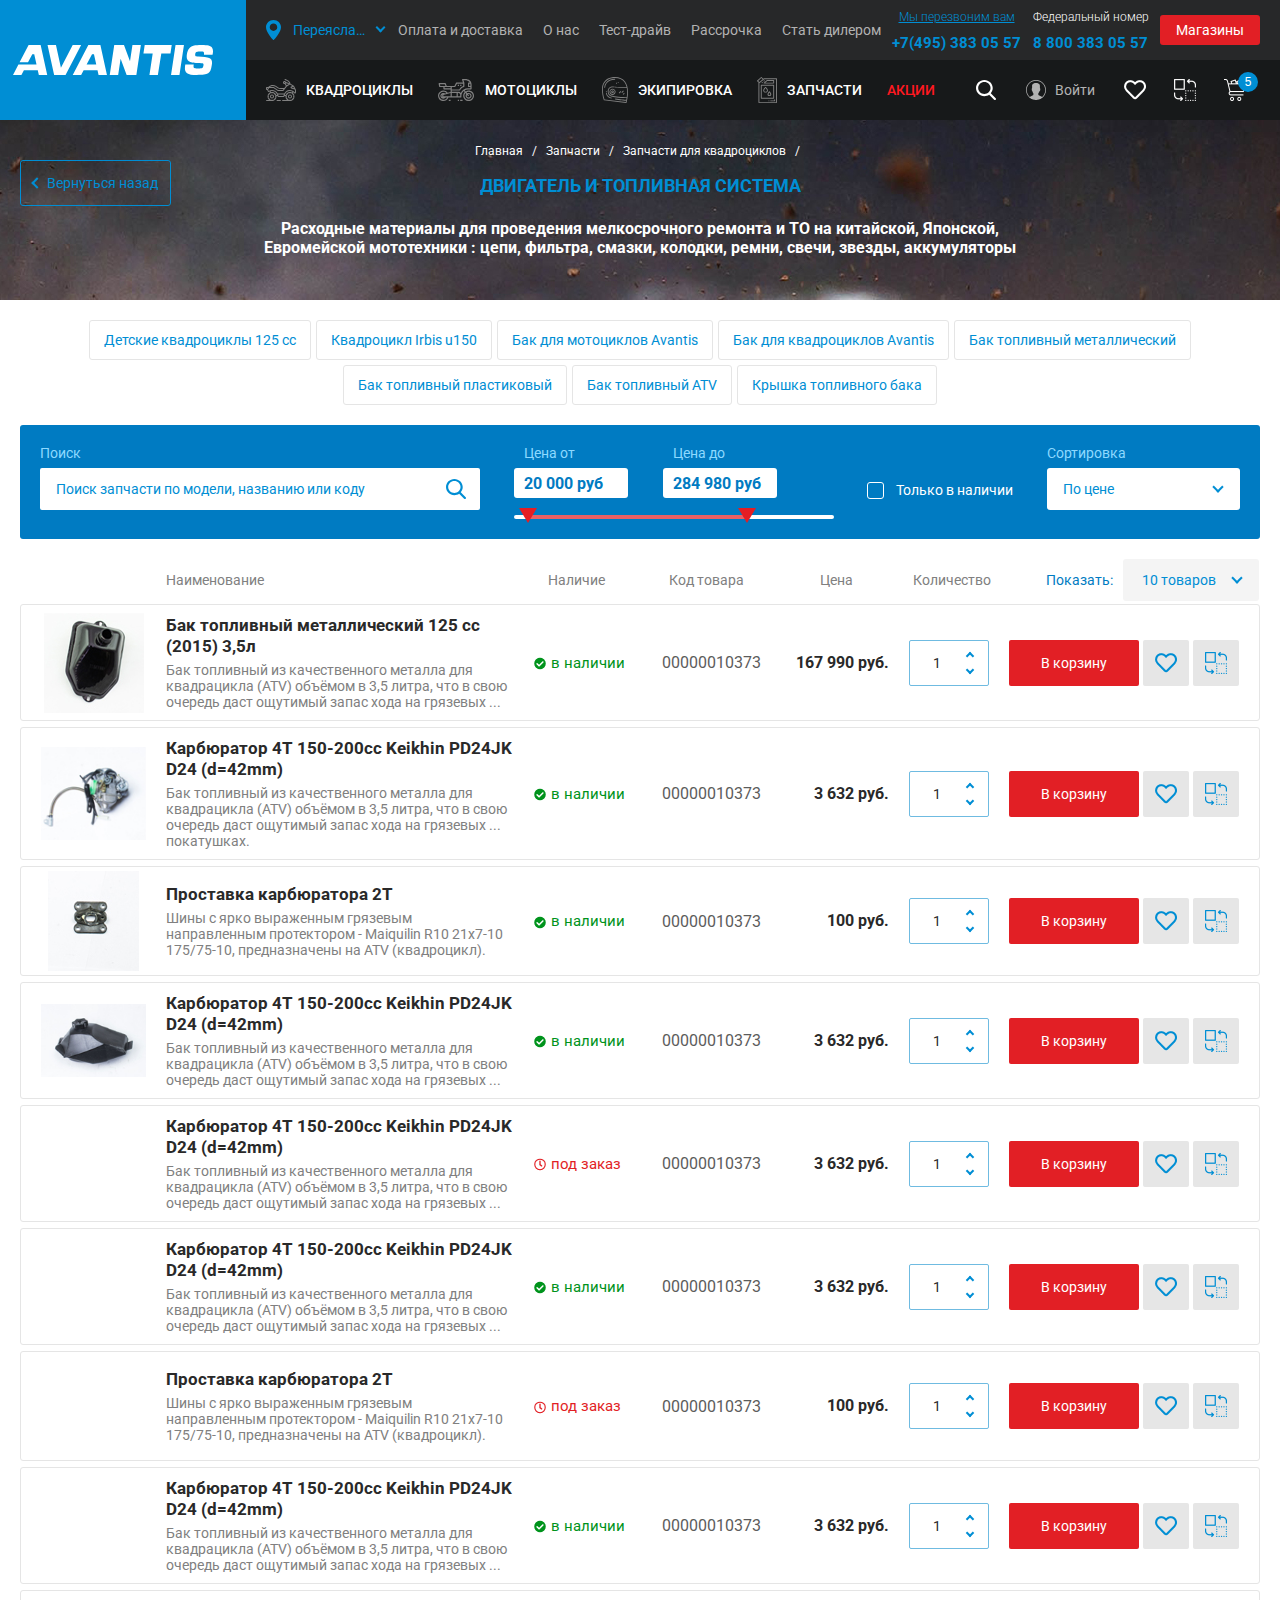
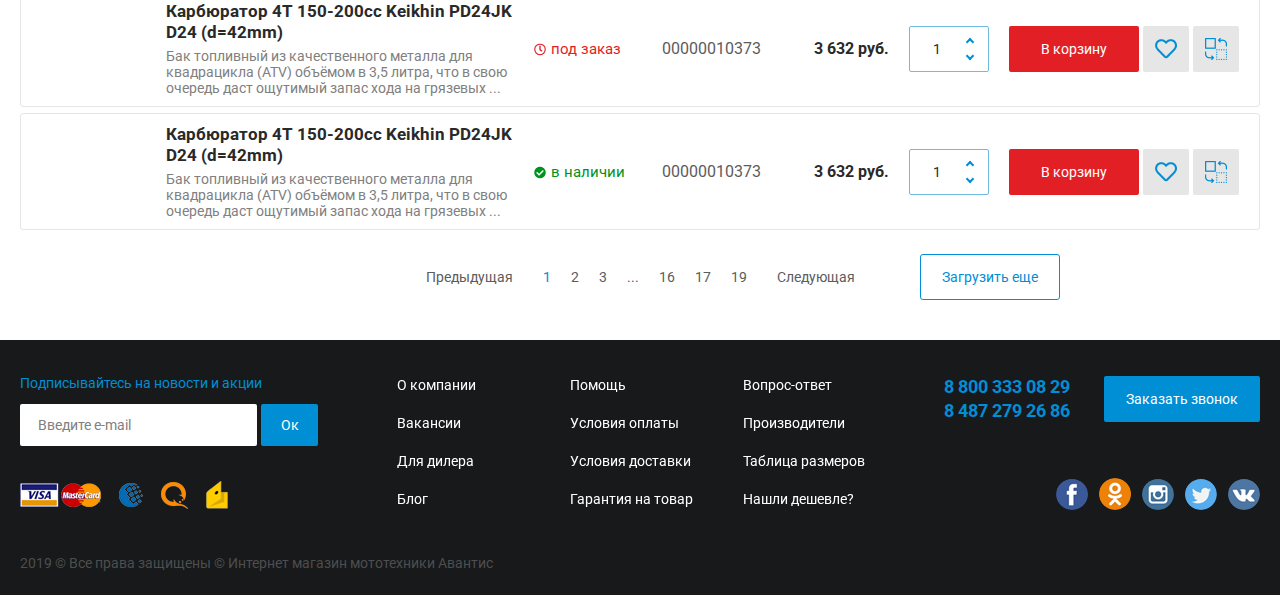
<file: category2.html>
<!DOCTYPE html>
<html lang="ru">
	<head>
		<meta http-equiv="Content-Type" content="text/html; charset=utf-8">
		<!-- Переключение IE в последнию версию, на случай если в настройках пользователя стоит меньшая -->
		<meta http-equiv="X-UA-Compatible" content="IE=edge">

		<!-- Адаптирование страницы для мобильных устройств -->
		<meta name="viewport" content="width=device-width, initial-scale=1, maximum-scale=1">

		<!-- Запрет распознования номера телефона -->
		<meta name="format-detection" content="telephone=no">
		<meta name="SKYPE_TOOLBAR" content ="SKYPE_TOOLBAR_PARSER_COMPATIBLE">

		<!-- Заголовок страницы -->
		<title>Заголовок страницы</title>

		<!-- Данное значение часто используют(использовали) поисковые системы -->
		<meta name="description" content="">
		<meta name="keywords" content="">

		<!-- Традиционная иконка сайта, размер 16x16, прозрачность поддерживается. Рекомендуемый формат: .ico или .png -->
		<link rel="shortcut icon" href="images/favicon.ico">

		<!-- Подключение шрифтов с гугла -->
		<link href="https://fonts.googleapis.com/css?family=Roboto:300,300i,400,400i,500,500i,700,700i,900,900i&display=swap&subset=cyrillic" rel="stylesheet">

		<!-- Подключение файлов стилей -->
		<link rel="stylesheet" href="css/ion.rangeSlider.css">
		<link rel="stylesheet" href="css/owl.carousel.css">
		<link rel="stylesheet" href="css/fancybox.css">
		<link rel="stylesheet" href="css/bxslider.css">
		<link rel="stylesheet" href="css/styles.css">

		<link rel="stylesheet" href="css/response_1341.css" media="(max-width: 1341px)">
		<link rel="stylesheet" href="css/response_1261.css" media="(max-width: 1261px)">
		<link rel="stylesheet" href="css/response_1023.css" media="(max-width: 1023px)">
		<link rel="stylesheet" href="css/response_767.css" media="(max-width: 767px)">
		<link rel="stylesheet" href="css/response_479.css" media="(max-width: 479px)">
		<link rel="stylesheet" href="css/response_374.css" media="(max-width: 374px)">
	</head>

	<body>
		<div class="wrap bg_white">
			<div class="main">
				<!-- Шапка -->
				<header>
					<button type="button" class="close">
						<span></span>
						<span></span>
					</button>


					<div class="mob_scroll">
						<div class="logo">
							<div>
								<img src="images/logo.svg" alt="">
							</div>
						</div>


						<div class="top">
							<div class="cont flex">

								<div class="city">
									<button class="link modal_link" data-content="#city_modal">
										<span>Переяславль-Залесский</span>
									</button>
								</div>


								<nav class="menu flex">
									<div class="item">
										<a href="/">Оплата и доставка</a>
									</div>

									<div class="item">
										<a href="/">О нас</a>
									</div>

									<div class="item">
										<a href="/">Тест-драйв</a>
									</div>

									<div class="item">
										<a href="/">Рассрочка</a>
									</div>

									<div class="item">
										<a href="/">Стать дилером</a>
									</div>
								</nav>


								<div class="contacts">
									<button class="callback_link modal_link" data-content="#callback_modal">Мы перезвоним вам</button>

									<div class="phone">
										<a href="tel:+74953830557">+7(495) 383 05 57</a>
									</div>
								</div>


								<div class="contacts">
									<div>Федеральный номер</div>

									<div class="phone">
										<a href="tel:88003830557">8 800 383 05 57</a>
									</div>
								</div>


								<button class="shops_link">Магазины</button>

							</div>
						</div>


						<div class="info">
							<div class="cont flex">

								<div class="cats flex">
									<div class="item">
										<a href="/">
											<svg class="icon" width="30px" height="22px">
												<use xlink:href="#ic_cat1">
											</svg>
											КВАДРОЦИКЛЫ
										</a>
									</div>

									<div class="item">
										<a href="/" class="sub_link">
											<svg class="icon" width="37px" height="22px">
												<use xlink:href="#ic_cat2">
											</svg>
											МОТОЦИКЛЫ<span class="arr"></span>
										</a>

										<div class="sub_cats">
											<div class="flex">
												<div class="cat">
													<a href="/" class="main">
														<div class="name">ПИТБАЙКИ</div>

														<img data-src="images/tmp/sub_cats_thumb.png" alt="" class="lozad">
													</a>

													<div class="sub">
														<div class="block">
															<div class="title">ПО ОБЪЁМУ ДВИГАТЕЛЯ</div>

															<div><a href="/">50 куб.</a></div>
															<div><a href="/">110 куб.</a></div>
															<div><a href="/">125 куб.</a></div>
															<div><a href="/">140 куб.</a></div>
															<div><a href="/">150 куб.</a></div>
															<div><a href="/">250 куб.</a></div>
														</div>

														<div class="block">
															<div class="title">ПО ВОЗРАСТУ</div>

															<div><a href="/">Детские</a></div>
															<div><a href="/">Подростковые</a></div>
															<div><a href="/">От 10 до 13 лет</a></div>
															<div><a href="/">От 10 до 14 лет</a></div>
															<div><a href="/">От 10 до 15 лет</a></div>
															<div><a href="/">От 10 до 18 лет</a></div>
															<div><a href="/">От 11 до 15 лет</a></div>
														</div>

														<div class="block">
															<div class="title">ПО СТОИМОСТИ</div>

															<div><a href="/">Дорогие</a></div>
															<div><a href="/">Недорогие</a></div>
															<div><a href="/">До 30 тыс.</a></div>
														</div>

														<div class="block">
															<div class="title">ПОПУЛЯРНЫЕ ЗАПРОСЫ</div>

															<div><a href="/">Лучшие</a></div>
															<div><a href="/">Новые</a></div>
															<div><a href="/">Китайские</a></div>
														</div>

														<div class="block">
															<div class="title">ПО БРЕНДУ</div>

															<div><a href="/">Avantis</a></div>
															<div><a href="/">Kayo</a></div>
															<div><a href="/">Мотоленд</a></div>
														</div>
													</div>
												</div>


												<div class="cat">
													<a href="/" class="main">
														<div class="name">КРОССОВЫЕ</div>

														<img data-src="images/tmp/sub_cats_thumb2.png" alt="" class="lozad">
													</a>

													<div class="sub">
														<div class="block">
															<div class="title">ПО ОБЪЁМУ ДВИГАТЕЛЯ</div>

															<div><a href="/">50 куб.</a></div>
															<div><a href="/">110 куб.</a></div>
															<div><a href="/">125 куб.</a></div>
															<div><a href="/">140 куб.</a></div>
															<div><a href="/">150 куб.</a></div>
															<div><a href="/">190 куб.</a></div>
															<div><a href="/">250 куб.</a></div>
															<div><a href="/">300 куб.</a></div>
															<div><a href="/">450 куб.</a></div>
														</div>

														<div class="block">
															<div class="title">ПО ВОЗРАСТУ</div>

															<div><a href="/">Подростковые</a></div>
															<div><a href="/">Взрослые</a></div>
															<div><a href="/">От 10 до 14 лет</a></div>
															<div><a href="/">От 10 до 15 лет</a></div>
															<div><a href="/">От 10 до 18 лет</a></div>
														</div>

														<div class="block">
															<div class="title">ПО СТОИМОСТИ</div>

															<div><a href="/">Дорогие</a></div>
															<div><a href="/">Недорогие</a></div>
														</div>

														<div class="block">
															<div class="title">ПО БРЕНДУ</div>

															<div><a href="/">Avantis</a></div>
															<div><a href="/">Kayo</a></div>
															<div><a href="/">Мотоленд</a></div>
														</div>
													</div>
												</div>


												<div class="cat">
													<a href="/" class="main">
														<div class="name">ЭНДУРО</div>

														<img data-src="images/tmp/sub_cats_thumb3.png" alt="" class="lozad">
													</a>

													<div class="sub">
														<div class="block">
															<div class="title">ПО ОБЪЁМУ ДВИГАТЕЛЯ</div>

															<div><a href="/">200 куб.</a></div>
															<div><a href="/">250 куб.</a></div>
															<div><a href="/">300 куб.</a></div>
															<div><a href="/">400 куб.</a></div>
															<div><a href="/">450 куб.</a></div>
														</div>

														<div class="block">
															<div class="title">ПОПУЛЯРНЫЕ ЗАПРОСЫ</div>

															<div><a href="/">Лучшие</a></div>
															<div><a href="/">Новые</a></div>
															<div><a href="/">Китайские</a></div>
														</div>

														<div class="block">
															<div class="title">ПО СТОИМОСТИ</div>

															<div><a href="/">Дорогие</a></div>
															<div><a href="/">Недорогие</a></div>
														</div>

														<div class="block">
															<div class="title">ПО БРЕНДУ</div>

															<div><a href="/">Avantis</a></div>
															<div><a href="/">Kayo</a></div>
															<div><a href="/">Мотоленд</a></div>
														</div>
													</div>
												</div>


												<div class="cat">
													<a href="/" class="main">
														<div class="name">МОТАРДЫ</div>

														<img data-src="images/tmp/sub_cats_thumb4.png" alt="" class="lozad">
													</a>

													<div class="sub">
														<div class="block">
															<div class="title">ПО ОБЪЁМУ ДВИГАТЕЛЯ</div>

															<div><a href="/">125 куб.</a></div>
														</div>

														<div class="block">
															<div class="title">ПО БРЕНДУ</div>

															<div><a href="/">Мотоленд</a></div>
														</div>
													</div>
												</div>


												<div class="cat">
													<a href="/" class="main">
														<div class="name">МИНИБАЙКИ - ЭЛЕКТРИЧЕСКИЕ</div>

														<img data-src="images/tmp/sub_cats_thumb5.png" alt="" class="lozad">
													</a>

													<div class="sub">
														<div class="block">
															<div class="title">ДЕТСКИЕ</div>

															<div><a href="/">От 5 лет</a></div>
															<div><a href="/">От 6 лет</a></div>
															<div><a href="/">От 7 лет</a></div>
															<div><a href="/">От 8 лет</a></div>
															<div><a href="/">От 9 лет</a></div>
														</div>
													</div>
												</div>
											</div>
										</div>
									</div>

									<div class="item">
										<a href="/">
											<svg class="icon" width="26px" height="26px">
												<use xlink:href="#ic_cat3">
											</svg>
											ЭКИПИРОВКА
										</a>
									</div>

									<div class="item">
										<a href="/">
											<svg class="icon" width="20px" height="26px">
												<use xlink:href="#ic_cat4">
											</svg>
											ЗАПЧАСТИ
										</a>
									</div>

									<div class="item">
										<a href="/" class="red">АКЦИИ</a>
									</div>
								</div>


								<div class="search">
									<button class="link modal_link" data-content="#search_modal">
										<img src="images/ic_search.svg" alt="">
									</button>
								</div>


								<div class="account">
									<button class="login_link modal_link" data-content="#login_modal">Войти</button>

									<!--a href="/" class="user">Константин</a-->
								</div>


								<div class="links">
									<a href="/" class="favorite_link">
										<img src="images/ic_favorite.png" alt="">
									</a>

									<a href="/" class="compare_link">
										<img src="images/ic_compare.png" alt="">
									</a>

									<button class="cart_link modal_link" data-content="#cart_modal">
										<img src="images/ic_cart.png" alt="">
										<div class="count">5</div>
									</button>
								</div>
							</div>
						</div>
					</div>
				</header>


				<div class="mob_header">
					<div class="cont">

						<div class="logo">
							<div>
								<img src="images/logo.svg" alt="">
							</div>
						</div>


						<div class="contacts">
							<div class="phone">
								<a href="tel:4953830557">(495) 383 05 57</a>
							</div>

							<button class="callback_link modal_link" data-content="#callback_modal">Перезвонить?</button>
						</div>


						<div class="links">
							<a href="/" class="favorite_link">
								<img src="images/ic_favorite.png" alt="">
							</a>

							<a href="/" class="compare_link">
								<img src="images/ic_compare.png" alt="">
							</a>

							<button class="cart_link modal_link" data-content="#cart_modal">
								<img src="images/ic_cart.png" alt="">
								<div class="count">5</div>
							</button>
						</div>


						<div class="search">
							<button class="link modal_link" data-content="#search_modal">
								<img src="images/ic_search.svg" alt="">
							</button>
						</div>


						<div class="account">
							<button class="login_link modal_link" data-content="#login_modal">Войти</button>

							<!--a href="/" class="user">Константин</a-->
						</div>


						<button type="button" class="mob_menu_link">
							<span></span>
							<span></span>
							<span></span>
						</button>

					</div>
				</div>
				<!-- End Шапка -->


				<!-- Основная часть -->
				<section class="page_head">
					<div class="cont">

						<a href="/" class="back_link">Вернуться назад</a>

						<div class="breadcrumbs">
							<a href="/">Главная</a> <span class="sep">/</span>
							<a href="/">Запчасти</a> <span class="sep">/</span>
							<a href="/">Запчасти для квадроциклов</a> <span class="sep">/</span>
						</div>

						<h1 class="page_title">Двигатель и топливная система</h1>

						<div class="page_desc">Расходные материалы для проведения мелкосрочного ремонта и ТО на китайской, Японской, Евромейской мототехники : цепи, фильтра, смазки, колодки, ремни, свечи, звезды, аккумуляторы</div>

					</div>

					<img data-src="images/tmp/bg_page_head.jpg" alt="" class="bg lozad">
				</section>


				<section class="cats_list">
					<div class="cont">

						<div class="flex">
							<a href="/">Детские квадроциклы 125 сс</a>
							<a href="/">Квадроцикл Irbis u150</a>
							<a href="/">Бак для мотоциклов Avantis</a>
							<a href="/">Бак для квадроциклов Avantis</a>
							<a href="/">Бак топливный металлический</a>
							<a href="/">Бак топливный пластиковый</a>
							<a href="/">Бак топливный ATV</a>
							<a href="/">Крышка топливного бака</a>
						</div>

					</div>
				</section>


				<section class="products_head">
					<div class="cont">

						<div class="data">
							<div class="search">
								<form action="">
									<div class="label">Поиск</div>

									<input type="text" name="" value="" placeholder="Поиск запчасти по модели, названию или коду " class="input">

									<button type="submit" class="submit_btn"></button>
								</form>
							</div>


							<div class="price price_range">
								<div class="flex">
									<div class="field">
										<div class="label">Цена от</div>

										<input type="text" name="" value="20 000 руб" class="input from">
									</div>

									<div class="field">
										<div class="label">Цена до</div>

										<input type="text" name="" value="284 980 руб" class="input to">
									</div>
								</div>

								<input type="hidden" id="price_range" name="price_range" value="">
							</div>


							<div class="status">
								<input type="checkbox" name="status" id="status_check1">
								<label for="status_check1">Только в наличии</label>
							</div>


							<div class="sort">
								<div class="label">Сортировка</div>

								<div class="field">
									<select name="">
										<option value="0">По цене</option>
										<option value="1">По цене</option>
										<option value="2">По цене</option>
										<option value="3">По цене</option>
									</select>
								</div>
							</div>
						</div>

					</div>
				</section>


				<section class="products block">
					<div class="cont">

						<div class="list">
							<div class="titles">
								<div class="thumb"></div>
								<div class="name">Наименование</div>
								<div class="status">Наличие</div>
								<div class="articul">Код товара</div>
								<div class="price">Цена</div>
								<div class="amount">Количество</div>

								<div class="limit">
									<div class="label">Показать:</div>

									<select name="">
										<option value="10">10 товаров</option>
										<option value="20">20 товаров</option>
										<option value="all">Все</option>
									</select>
								</div>
							</div>


							<div class="product">
								<div class="thumb mob_mini">
									<a href="/">
										<img data-src="images/tmp/product_list_thumb1.jpg" alt="" class="lozad">
									</a>
								</div>

								<div class="info">
									<div class="name">
										<a href="/">Бак топливный металлический 125 сс (2015) 3,5л</a>
									</div>

									<div class="desc mob_show">Бак топливный из качественного металла для квадрацикла (ATV) объёмом в 3,5 литра, что в свою очередь даст ощутимый запас хода на грязевых ...</div>

									<div class="tablet_articul">Артикул: 00000010278</div>
								</div>

								<div class="status">
									<div class="green">в наличии</div>
								</div>

								<div class="articul">00000010373</div>

								<div class="price">167 990 руб.</div>

								<div class="bottom">
									<div class="amount">
									    <button type="button" class="minus"></button>

									    <input type="text" value="1" class="input"
									      data-minimum="1" data-maximum="99" data-step="1" data-unit="" maxlength="2">

									    <button type="button" class="plus"></button>
									</div>

									<button class="buy_link">В корзину</button>

									<button class="favorite_link">
										<img src="images/ic_favorite2.png" alt="">
										<img src="images/ic_favorite.png" alt="">
									</button>

									<button class="compare_link">
										<img src="images/ic_compare2.png" alt="">
										<img src="images/ic_compare.png" alt="">
									</button>
								</div>
							</div>


							<div class="product">
								<div class="thumb mob_mini">
									<a href="/">
										<img data-src="images/tmp/product_list_thumb2.jpg" alt="" class="lozad">
									</a>
								</div>

								<div class="info">
									<div class="name">
										<a href="/">Карбюратор 4T 150-200cc Keikhin PD24JK D24 (d=42mm)</a>
									</div>

									<div class="desc mob_show">Бак топливный из качественного металла для квадрацикла (ATV) объёмом в 3,5 литра, что в свою очередь даст ощутимый запас хода на грязевых ... покатушках.</div>

									<div class="tablet_articul">Артикул: 00000010278</div>
								</div>

								<div class="status">
									<div class="green">в наличии</div>
								</div>

								<div class="articul">00000010373</div>

								<div class="price">3 632 руб.</div>

								<div class="bottom">
									<div class="amount">
									    <button type="button" class="minus"></button>

									    <input type="text" value="1" class="input"
									      data-minimum="1" data-maximum="99" data-step="1" data-unit="" maxlength="2">

									    <button type="button" class="plus"></button>
									</div>

									<button class="buy_link">В корзину</button>

									<button class="favorite_link">
										<img src="images/ic_favorite2.png" alt="">
										<img src="images/ic_favorite.png" alt="">
									</button>

									<button class="compare_link">
										<img src="images/ic_compare2.png" alt="">
										<img src="images/ic_compare.png" alt="">
									</button>
								</div>
							</div>


							<div class="product">
								<div class="thumb mob_mini">
									<a href="/">
										<img data-src="images/tmp/product_list_thumb3.jpg" alt="" class="lozad">
									</a>
								</div>

								<div class="info">
									<div class="name">
										<a href="/">Проставка карбюратора 2Т</a>
									</div>

									<div class="desc mob_show">Шины с ярко выраженным грязевым направленным протектором - Maiquilin R10 21x7-10 175/75-10, предназначены на ATV (квадроцикл).</div>

									<div class="tablet_articul">Артикул: 00000010278</div>
								</div>

								<div class="status">
									<div class="green">в наличии</div>
								</div>

								<div class="articul">00000010373</div>

								<div class="price">100 руб.</div>

								<div class="bottom">
									<div class="amount">
									    <button type="button" class="minus"></button>

									    <input type="text" value="1" class="input"
									      data-minimum="1" data-maximum="99" data-step="1" data-unit="" maxlength="2">

									    <button type="button" class="plus"></button>
									</div>

									<button class="buy_link">В корзину</button>

									<button class="favorite_link">
										<img src="images/ic_favorite2.png" alt="">
										<img src="images/ic_favorite.png" alt="">
									</button>

									<button class="compare_link">
										<img src="images/ic_compare2.png" alt="">
										<img src="images/ic_compare.png" alt="">
									</button>
								</div>
							</div>


							<div class="product">
								<div class="thumb mob_mini">
									<a href="/">
										<img data-src="images/tmp/product_list_thumb4.jpg" alt="" class="lozad">
									</a>
								</div>

								<div class="info">
									<div class="name">
										<a href="/">Карбюратор 4T 150-200cc Keikhin PD24JK D24 (d=42mm)</a>
									</div>

									<div class="desc mob_show">Бак топливный из качественного металла для квадрацикла (ATV) объёмом в 3,5 литра, что в свою очередь даст ощутимый запас хода на грязевых ...</div>

									<div class="tablet_articul">Артикул: 00000010278</div>
								</div>

								<div class="status">
									<div class="green">в наличии</div>
								</div>

								<div class="articul">00000010373</div>

								<div class="price">3 632 руб.</div>

								<div class="bottom">
									<div class="amount">
									    <button type="button" class="minus"></button>

									    <input type="text" value="1" class="input"
									      data-minimum="1" data-maximum="99" data-step="1" data-unit="" maxlength="2">

									    <button type="button" class="plus"></button>
									</div>

									<button class="buy_link">В корзину</button>

									<button class="favorite_link">
										<img src="images/ic_favorite2.png" alt="">
										<img src="images/ic_favorite.png" alt="">
									</button>

									<button class="compare_link">
										<img src="images/ic_compare2.png" alt="">
										<img src="images/ic_compare.png" alt="">
									</button>
								</div>
							</div>


							<div class="product">
								<div class="thumb mob_mini">
									<a href="/">
										<img data-src="images/tmp/product_list_thumb2.jpg" alt="" class="lozad">
									</a>
								</div>

								<div class="info">
									<div class="name">
										<a href="/">Карбюратор 4T 150-200cc Keikhin PD24JK D24 (d=42mm)</a>
									</div>

									<div class="desc mob_show">Бак топливный из качественного металла для квадрацикла (ATV) объёмом в 3,5 литра, что в свою очередь даст ощутимый запас хода на грязевых ...</div>

									<div class="tablet_articul">Артикул: 00000010278</div>
								</div>

								<div class="status">
									<div class="red">под заказ</div>
								</div>

								<div class="articul">00000010373</div>

								<div class="price">3 632 руб.</div>

								<div class="bottom">
									<div class="amount">
									    <button type="button" class="minus"></button>

									    <input type="text" value="1" class="input"
									      data-minimum="1" data-maximum="99" data-step="1" data-unit="" maxlength="2">

									    <button type="button" class="plus"></button>
									</div>

									<button class="buy_link">В корзину</button>

									<button class="favorite_link">
										<img src="images/ic_favorite2.png" alt="">
										<img src="images/ic_favorite.png" alt="">
									</button>

									<button class="compare_link">
										<img src="images/ic_compare2.png" alt="">
										<img src="images/ic_compare.png" alt="">
									</button>
								</div>
							</div>


							<div class="product">
								<div class="thumb mob_mini">
									<a href="/">
										<img data-src="images/tmp/product_list_thumb2.jpg" alt="" class="lozad">
									</a>
								</div>

								<div class="info">
									<div class="name">
										<a href="/">Карбюратор 4T 150-200cc Keikhin PD24JK D24 (d=42mm)</a>
									</div>

									<div class="desc mob_show">Бак топливный из качественного металла для квадрацикла (ATV) объёмом в 3,5 литра, что в свою очередь даст ощутимый запас хода на грязевых ...</div>

									<div class="tablet_articul">Артикул: 00000010278</div>
								</div>

								<div class="status">
									<div class="green">в наличии</div>
								</div>

								<div class="articul">00000010373</div>

								<div class="price">3 632 руб.</div>

								<div class="bottom">
									<div class="amount">
									    <button type="button" class="minus"></button>

									    <input type="text" value="1" class="input"
									      data-minimum="1" data-maximum="99" data-step="1" data-unit="" maxlength="2">

									    <button type="button" class="plus"></button>
									</div>

									<button class="buy_link">В корзину</button>

									<button class="favorite_link">
										<img src="images/ic_favorite2.png" alt="">
										<img src="images/ic_favorite.png" alt="">
									</button>

									<button class="compare_link">
										<img src="images/ic_compare2.png" alt="">
										<img src="images/ic_compare.png" alt="">
									</button>
								</div>
							</div>


							<div class="product">
								<div class="thumb mob_mini">
									<a href="/">
										<img data-src="images/tmp/product_list_thumb3.jpg" alt="" class="lozad">
									</a>
								</div>

								<div class="info">
									<div class="name">
										<a href="/">Проставка карбюратора 2Т</a>
									</div>

									<div class="desc mob_show">Шины с ярко выраженным грязевым направленным протектором - Maiquilin R10 21x7-10 175/75-10, предназначены на ATV (квадроцикл).</div>

									<div class="tablet_articul">Артикул: 00000010278</div>
								</div>

								<div class="status">
									<div class="red">под заказ</div>
								</div>

								<div class="articul">00000010373</div>

								<div class="price">100 руб.</div>

								<div class="bottom">
									<div class="amount">
									    <button type="button" class="minus"></button>

									    <input type="text" value="1" class="input"
									      data-minimum="1" data-maximum="99" data-step="1" data-unit="" maxlength="2">

									    <button type="button" class="plus"></button>
									</div>

									<button class="buy_link">В корзину</button>

									<button class="favorite_link">
										<img src="images/ic_favorite2.png" alt="">
										<img src="images/ic_favorite.png" alt="">
									</button>

									<button class="compare_link">
										<img src="images/ic_compare2.png" alt="">
										<img src="images/ic_compare.png" alt="">
									</button>
								</div>
							</div>


							<div class="product">
								<div class="thumb mob_mini">
									<a href="/">
										<img data-src="images/tmp/product_list_thumb4.jpg" alt="" class="lozad">
									</a>
								</div>

								<div class="info">
									<div class="name">
										<a href="/">Карбюратор 4T 150-200cc Keikhin PD24JK D24 (d=42mm)</a>
									</div>

									<div class="desc mob_show">Бак топливный из качественного металла для квадрацикла (ATV) объёмом в 3,5 литра, что в свою очередь даст ощутимый запас хода на грязевых ...</div>

									<div class="tablet_articul">Артикул: 00000010278</div>
								</div>

								<div class="status">
									<div class="green">в наличии</div>
								</div>

								<div class="articul">00000010373</div>

								<div class="price">3 632 руб.</div>

								<div class="bottom">
									<div class="amount">
									    <button type="button" class="minus"></button>

									    <input type="text" value="1" class="input"
									      data-minimum="1" data-maximum="99" data-step="1" data-unit="" maxlength="2">

									    <button type="button" class="plus"></button>
									</div>

									<button class="buy_link">В корзину</button>

									<button class="favorite_link">
										<img src="images/ic_favorite2.png" alt="">
										<img src="images/ic_favorite.png" alt="">
									</button>

									<button class="compare_link">
										<img src="images/ic_compare2.png" alt="">
										<img src="images/ic_compare.png" alt="">
									</button>
								</div>
							</div>


							<div class="product">
								<div class="thumb mob_mini">
									<a href="/">
										<img data-src="images/tmp/product_list_thumb2.jpg" alt="" class="lozad">
									</a>
								</div>

								<div class="info">
									<div class="name">
										<a href="/">Карбюратор 4T 150-200cc Keikhin PD24JK D24 (d=42mm)</a>
									</div>

									<div class="desc mob_show">Бак топливный из качественного металла для квадрацикла (ATV) объёмом в 3,5 литра, что в свою очередь даст ощутимый запас хода на грязевых ...</div>

									<div class="tablet_articul">Артикул: 00000010278</div>
								</div>

								<div class="status">
									<div class="red">под заказ</div>
								</div>

								<div class="articul">00000010373</div>

								<div class="price">3 632 руб.</div>

								<div class="bottom">
									<div class="amount">
									    <button type="button" class="minus"></button>

									    <input type="text" value="1" class="input"
									      data-minimum="1" data-maximum="99" data-step="1" data-unit="" maxlength="2">

									    <button type="button" class="plus"></button>
									</div>

									<button class="buy_link">В корзину</button>

									<button class="favorite_link">
										<img src="images/ic_favorite2.png" alt="">
										<img src="images/ic_favorite.png" alt="">
									</button>

									<button class="compare_link">
										<img src="images/ic_compare2.png" alt="">
										<img src="images/ic_compare.png" alt="">
									</button>
								</div>
							</div>


							<div class="product">
								<div class="thumb mob_mini">
									<a href="/">
										<img data-src="images/tmp/product_list_thumb2.jpg" alt="" class="lozad">
									</a>
								</div>

								<div class="info">
									<div class="name">
										<a href="/">Карбюратор 4T 150-200cc Keikhin PD24JK D24 (d=42mm)</a>
									</div>

									<div class="desc mob_show">Бак топливный из качественного металла для квадрацикла (ATV) объёмом в 3,5 литра, что в свою очередь даст ощутимый запас хода на грязевых ...</div>

									<div class="tablet_articul">Артикул: 00000010278</div>
								</div>

								<div class="status">
									<div class="green">в наличии</div>
								</div>

								<div class="articul">00000010373</div>

								<div class="price">3 632 руб.</div>

								<div class="bottom">
									<div class="amount">
									    <button type="button" class="minus"></button>

									    <input type="text" value="1" class="input"
									      data-minimum="1" data-maximum="99" data-step="1" data-unit="" maxlength="2">

									    <button type="button" class="plus"></button>
									</div>

									<button class="buy_link">В корзину</button>

									<button class="favorite_link">
										<img src="images/ic_favorite2.png" alt="">
										<img src="images/ic_favorite.png" alt="">
									</button>

									<button class="compare_link">
										<img src="images/ic_compare2.png" alt="">
										<img src="images/ic_compare.png" alt="">
									</button>
								</div>
							</div>
						</div>


						<div class="pagination">
							<a href="/" class="prev">Предыдущая</a>

							<a class="active">1</a>
							<a href="/">2</a>
							<a href="/">3</a>
							<div class="sep">...</div>
							<a href="/">16</a>
							<a href="/">17</a>
							<a href="/">19</a>

							<a href="/" class="next">Следующая</a>

							<div class="load_more">
								<button>Загрузить еще</button>
							</div>
						</div>

					</div>
				</section>
				<!-- End Основная часть -->
			</div>


			<!-- Подвал -->
			<footer>
				<div class="info">
					<div class="cont flex">

						<div class="col_left">
							<div class="subscribe">
								<div class="title">Подписывайтесь на новости и акции</div>

								<form action="">
									<input type="email" name="" value="" placeholder="Введите e-mail" class="input">

									<button type="submit" class="submit_btn">Ок</button>
								</form>
							</div>


							<div class="payment">
								<img src="images/ic_payment1.png" alt="">
								<img src="images/ic_payment2.png" alt="">
								<img src="images/ic_payment3.png" alt="">
								<img src="images/ic_payment4.png" alt="">
							</div>
						</div>


						<div class="menu">
							<div><a href="/">О компании</a></div>
							<div><a href="/">Вакансии</a></div>
							<div><a href="/">Для дилера</a></div>
							<div><a href="/">Блог</a></div>
							<div><a href="/">Помощь</a></div>
							<div><a href="/">Условия оплаты</a></div>
							<div><a href="/">Условия доставки</a></div>
							<div><a href="/">Гарантия на товар</a></div>
							<div><a href="/">Вопрос-ответ</a></div>
							<div><a href="/">Производители</a></div>
							<div><a href="/">Таблица размеров</a></div>
							<div><a href="/">Нашли дешевле?</a></div>
						</div>


						<div class="col_right">
							<div class="contacts">
								<div class="phones">
									<div><a href="tel:88003330829">8 800 333 08 29</a></div>
									<div><a href="tel:84872792686">8 487 279 26 86</a></div>
								</div>

								<button class="callback_link modal_link" data-content="#callback_modal">Заказать звонок</button>
							</div>


							<div class="socials">
								<a href="/" target="_blank" rel="noopener nofollow">
									<img src="images/ic_soc1.png" alt="">
								</a>

								<a href="/" target="_blank" rel="noopener nofollow">
									<img src="images/ic_soc2.png" alt="">
								</a>

								<a href="/" target="_blank" rel="noopener nofollow">
									<img src="images/ic_soc3.png" alt="">
								</a>

								<a href="/" target="_blank" rel="noopener nofollow">
									<img src="images/ic_soc4.png" alt="">
								</a>

								<a href="/" target="_blank" rel="noopener nofollow">
									<img src="images/ic_soc5.png" alt="">
								</a>
							</div>
						</div>

					</div>
				</div>


				<div class="bottom">
					<div class="cont flex">

						<div class="copyright">
							2019 &copy; Все права защищены © Интернет магазин мототехники Авантис
						</div>

					</div>
				</div>
			</footer>
			<!-- End Подвал -->
		</div>


		<div class="overlay"></div>

		<div class="supports_error">
			Ваш браузер устарел рекомендуем обновить его до последней версии<br> или использовать другой более современный.
		</div>


		<section class="modal" id="callback_modal">
			<div class="modal_title">Заказать звонок</div>

			<div class="modal_data">
				<form action="" class="form">
					<div class="line">
						<div class="field">
							<input type="text" name="" value="" class="input">

							<div class="label">Ваше имя <span class="required">*</span></div>
						</div>
					</div>

					<div class="line">
						<div class="field">
							<input type="tel" name="" value="" class="input">

							<div class="label">Телефон <span class="required">*</span></div>
						</div>
					</div>


					<div class="submit">
						<button class="cancel close">Отменить</button>

						<button type="submit" class="submit_btn">Отправить</button>
					</div>
				</form>
			</div>
		</section>


		<section class="modal" id="login_modal">
			<div class="modal_title">Вход в личный кабинет</div>

			<div class="modal_data">
				<form action="" class="form">
					<div class="line">
						<div class="field">
							<input type="email" name="" value="" class="input">

							<div class="label">E-mail <span class="required">*</span></div>
						</div>
					</div>

					<div class="line">
						<div class="field">
							<input type="password" name="" value="" class="input">

							<div class="label">Пароль <span class="required">*</span></div>
						</div>

						<div class="field flex">
							<div class="remember">
								<input type="checkbox" name="remember" id="remember_check" checked>
								<label for="remember_check">Запомнить меня</label>
							</div>

							<a href="#" class="recovery_link">Забыли пароль?</a>
						</div>
					</div>

					<div class="line soc_auth">
						<div class="name">Или авторизируйтесь через социальные сети:</div>

						<a href="#">
							<img src="images/ic_soc_auth1.png" alt="">
						</a>

						<a href="#">
							<img src="images/ic_soc_auth2.png" alt="">
						</a>

						<a href="#">
							<img src="images/ic_soc_auth3.png" alt="">
						</a>
					</div>


					<div class="submit">
						<a href="/" class="register_link">Зарегестрироваться</a>

						<button type="submit" class="submit_btn">Войти</button>
					</div>
				</form>
			</div>
		</section>


		<section class="modal" id="city_modal">
			<div class="modal_data">
				<form action="" class="form">
					<div class="modal_title">Выберите город</div>

					<select name="">
						<option value="1">Москва</option>
						<option value="2">Москва</option>
						<option value="3">Москва</option>
						<option value="4">Москва</option>
						<option value="5">Москва</option>
						<option value="1">Москва</option>
						<option value="2">Москва</option>
						<option value="3">Москва</option>
						<option value="4">Москва</option>
						<option value="5">Москва</option>
					</select>

					<div class="exp">Выберите ближайший к себе центр обслуживания для получения заказа</div>


					<div class="shops">
						<div class="custom_scroll">
							<input type="radio" name="shops" id="shops_check1">
							<label for="shops_check1">
								<div>
									<b>Москва</b>, ул. Дорожная 3к6<br>
									+7 495 120 15 30<br>
									пн-вс 09-00 - 21-00
								</div>
							</label>

							<input type="radio" name="shops" id="shops_check2" checked>
							<label for="shops_check2">
								<div>
									<b>Москва</b>, 65-й км МКАД, вл.1, партнёрский магазин Авантис (админ. Здание ТК "Синдика")<br>
									тел. +7 (499) 653-56-09<br>
									пн-вс 09-00 - 21-00
								</div>
							</label>

							<input type="radio" name="shops" id="shops_check3">
							<label for="shops_check3">
								<div>
									<b>Москва</b>, ул. Дорожная 3к6<br>
									+7 495 120 15 30<br>
									пн-вс 09-00 - 21-00
								</div>
							</label>

							<input type="radio" name="shops" id="shops_check4">
							<label for="shops_check4">
								<div>
									<b>Москва</b>, 65-й км МКАД, вл.1, партнёрский магазин Авантис (админ. Здание ТК "Синдика")<br>
									тел. +7 (499) 653-56-09<br>
									пн-вс 09-00 - 21-00
								</div>
							</label>
						</div>
					</div>


					<div class="submit">
						<button class="cancel close">Отменить</button>

						<button type="submit" class="submit_btn">Выбрать</button>
					</div>
				</form>


				<div class="map">

				</div>
			</div>
		</section>


		<section class="modal" id="cart_modal">
			<div class="modal_title">Корзина</div>

			<div class="modal_data">
				<div class="product">
					<a href="/" class="thumb">
						<img data-src="images/tmp/product_list_thumb1.jpg" alt="" class="lozad">
					</a>

					<div class="info">
						<div class="name">
							<a href="/">Бак топливный металлический 125 сс (2015) 3,5л</a>
						</div>
					</div>

					<div class="amount">
					    <button type="button" class="minus"></button>

					    <input type="text" value="1" class="input"
					      data-minimum="1" data-maximum="99" data-step="1" data-unit="" maxlength="2">

					    <button type="button" class="plus"></button>
					</div>

					<div class="price">
						<img src="images/ic_multiply.png" alt="">
						<div>167 990 руб.</div>
					</div>

					<div class="price total">
						<div>167 990 руб.</div>
					</div>

					<button class="del">
						<img src="images/ic_del.svg" alt="">
					</button>
				</div>


				<div class="product">
					<a href="/" class="thumb">
						<img data-src="images/tmp/product_list_thumb1.jpg" alt="" class="lozad">
					</a>

					<div class="info">
						<div class="name">
							<a href="/">Бак топливный металлический 125 сс (2015) 3,5л</a>
						</div>
					</div>

					<div class="amount">
					    <button type="button" class="minus"></button>

					    <input type="text" value="1" class="input"
					      data-minimum="1" data-maximum="99" data-step="1" data-unit="" maxlength="2">

					    <button type="button" class="plus"></button>
					</div>

					<div class="price">
						<img src="images/ic_multiply.png" alt="">
						<div>167 990 руб.</div>
					</div>

					<div class="price total">
						<div>167 990 руб.</div>
					</div>

					<button class="del">
						<img src="images/ic_del.svg" alt="">
					</button>
				</div>


				<div class="product">
					<a href="/" class="thumb">
						<img data-src="images/tmp/product_list_thumb1.jpg" alt="" class="lozad">
					</a>

					<div class="info">
						<div class="name">
							<a href="/">Бак топливный металлический 125 сс (2015) 3,5л</a>
						</div>
					</div>

					<div class="amount">
					    <button type="button" class="minus"></button>

					    <input type="text" value="1" class="input"
					      data-minimum="1" data-maximum="99" data-step="1" data-unit="" maxlength="2">

					    <button type="button" class="plus"></button>
					</div>

					<div class="price">
						<img src="images/ic_multiply.png" alt="">
						<div>167 990 руб.</div>
					</div>

					<div class="price total">
						<div>167 990 руб.</div>
					</div>

					<button class="del">
						<img src="images/ic_del.svg" alt="">
					</button>
				</div>


				<div class="cart_total">
					<div class="count">Количество: <b>4</b></div>

					Сумма заказа: <div class="val"><span>263 960</span> руб.</div>
				</div>


				<div class="links">
					<button class="close continue">Продолжить покупки</button>

					<a href="/" class="checkout_link">Оформить заказ</a>
				</div>
			</div>
		</section>


		<section class="modal" id="search_modal">
			<div class="modal_data">
				<form action="">
					<input type="text" name="" value="" placeholder="Поиск по сайту..." class="input">

					<button type="submit" class="submit_btn"></button>

					<div class="in_category">
						<div class="title">Показать результаты поиска в категории:</div>

						<div class="categories">
							<input type="radio" name="categories" id="categories_check1" disabled>
							<label for="categories_check1">техника</label>

							<input type="radio" name="categories" id="categories_check2" disabled>
							<label for="categories_check2">запчасти и аксесуары</label>
						</div>

						<div class="remember">
							<input type="checkbox" name="remember" id="search_remember_check">
							<label for="search_remember_check">Запомнить выбор</label>
						</div>
					</div>
				</form>
			</div>
		</section>


		<svg style="display:none;">
			<symbol id="ic_cat1">
				<path d="M29.344,14.441 C28.942,14.589 28.490,14.466 28.219,14.134 C27.910,13.764 27.560,13.430 27.176,13.139 L26.674,13.892 C26.844,14.017 27.006,14.154 27.157,14.302 C27.166,14.309 27.177,14.312 27.186,14.321 C27.195,14.330 27.198,14.341 27.206,14.351 C28.925,16.093 28.929,18.892 27.217,20.640 C27.202,20.675 27.174,20.703 27.139,20.717 C26.301,21.540 25.173,22.000 23.999,22.000 L16.500,22.000 C16.223,22.000 16.000,21.776 16.000,21.500 C16.000,21.224 16.223,21.000 16.500,21.000 L21.178,21.000 C21.063,20.908 20.953,20.810 20.848,20.706 C20.839,20.698 20.827,20.695 20.818,20.687 C20.810,20.678 20.807,20.667 20.799,20.658 C19.841,19.696 19.373,18.350 19.529,17.000 L18.525,17.000 C18.523,17.029 18.517,17.056 18.515,17.085 C18.471,17.603 18.037,18.001 17.517,18.001 L12.482,18.001 C11.962,18.001 11.529,17.604 11.484,17.087 C11.482,17.058 11.474,17.030 11.474,17.000 L10.470,17.000 C10.625,18.341 10.164,19.679 9.217,20.640 C9.203,20.675 9.175,20.703 9.140,20.717 C8.301,21.540 7.174,22.000 6.000,22.000 L0.500,22.000 C0.224,22.000 -0.000,21.776 -0.000,21.500 C-0.000,21.224 0.224,21.000 0.500,21.000 L3.178,21.000 C3.064,20.908 2.954,20.810 2.849,20.706 C2.839,20.698 2.827,20.695 2.819,20.687 C2.810,20.678 2.807,20.667 2.800,20.658 C1.064,18.905 1.068,16.079 2.809,14.331 C2.813,14.327 2.814,14.323 2.818,14.319 C2.821,14.315 2.826,14.314 2.830,14.310 C3.165,13.979 3.549,13.703 3.969,13.491 L3.679,12.620 C3.541,12.693 3.401,12.771 3.259,12.856 C3.012,13.006 2.712,13.040 2.437,12.952 C2.162,12.864 1.939,12.661 1.824,12.395 L1.180,11.001 L1.000,11.001 C0.448,11.001 -0.000,10.554 -0.000,10.001 L-0.000,9.002 C-0.000,8.449 0.448,8.001 1.000,8.001 L2.293,8.001 L2.512,7.782 C4.561,5.733 7.771,5.415 10.182,7.023 L11.872,8.149 C12.705,8.706 13.686,9.002 14.688,9.002 L18.310,9.002 L19.895,6.965 L18.704,4.982 C18.636,4.993 18.568,5.000 18.499,5.002 C17.722,5.003 17.073,4.409 17.005,3.635 C16.938,2.860 17.474,2.163 18.240,2.029 C19.005,1.896 19.746,2.371 19.945,3.122 L23.363,4.261 C22.728,2.510 19.994,1.321 18.856,0.980 C18.685,0.929 18.554,0.790 18.513,0.616 C18.472,0.442 18.526,0.260 18.656,0.137 C18.786,0.014 18.972,-0.029 19.143,0.022 C19.355,0.086 24.192,1.572 24.485,4.702 L27.088,6.191 C27.315,6.322 27.524,6.484 27.709,6.670 C27.720,6.679 27.730,6.687 27.740,6.698 C27.960,6.921 28.144,7.177 28.286,7.457 L29.682,10.248 C29.890,10.666 29.998,11.126 29.999,11.593 L29.999,13.501 C30.004,13.922 29.741,14.299 29.344,14.441 ZM1.000,9.002 L1.000,10.001 L1.250,10.001 L2.000,9.002 L1.000,9.002 ZM18.499,3.002 C18.223,3.002 17.999,3.226 17.999,3.502 C17.999,3.778 18.223,4.002 18.499,4.002 C18.776,4.002 18.999,3.778 18.999,3.502 C18.999,3.226 18.776,3.002 18.499,3.002 ZM20.540,17.992 C20.622,18.579 20.854,19.135 21.212,19.607 C21.407,19.457 21.682,19.475 21.856,19.649 C22.030,19.822 22.048,20.097 21.899,20.292 C22.370,20.649 22.923,20.879 23.507,20.962 C23.524,20.703 23.739,20.501 23.999,20.501 C24.259,20.501 24.475,20.703 24.491,20.962 C25.077,20.880 25.632,20.649 26.104,20.291 C25.957,20.096 25.975,19.823 26.148,19.650 C26.321,19.478 26.594,19.459 26.789,19.607 C27.146,19.135 27.377,18.580 27.460,17.994 C27.201,17.977 26.999,17.762 26.999,17.502 C26.999,17.242 27.201,17.027 27.460,17.010 C27.378,16.425 27.148,15.871 26.791,15.400 C26.597,15.554 26.319,15.537 26.144,15.362 C25.969,15.187 25.953,14.908 26.106,14.714 C25.634,14.356 25.078,14.125 24.491,14.042 C24.475,14.301 24.259,14.503 23.999,14.503 C23.739,14.503 23.524,14.301 23.507,14.042 C22.922,14.124 22.367,14.355 21.896,14.712 C22.048,14.907 22.031,15.185 21.856,15.359 C21.681,15.534 21.404,15.551 21.209,15.399 L21.209,15.397 C20.852,15.869 20.622,16.423 20.540,17.008 C20.799,17.025 21.002,17.240 21.002,17.501 C21.002,17.761 20.799,17.976 20.540,17.992 ZM19.762,16.001 C19.983,15.375 20.341,14.805 20.808,14.333 C20.811,14.329 20.813,14.324 20.816,14.321 C20.820,14.317 20.825,14.316 20.828,14.313 C22.138,13.006 24.117,12.638 25.809,13.386 L26.334,12.597 C25.615,12.213 24.814,12.008 23.999,12.001 C21.544,12.012 19.390,13.641 18.712,16.001 L19.762,16.001 ZM12.481,17.013 L17.517,17.000 C17.558,16.490 17.660,15.986 17.821,15.500 L12.176,15.500 C12.338,15.991 12.440,16.499 12.481,17.013 ZM11.289,16.001 C10.610,13.641 8.456,12.011 6.000,12.001 C5.525,12.002 5.053,12.079 4.602,12.227 L4.909,13.143 C6.431,12.752 8.047,13.192 9.159,14.302 C9.168,14.309 9.179,14.312 9.188,14.321 C9.197,14.330 9.199,14.341 9.208,14.351 C9.667,14.819 10.019,15.382 10.239,16.001 L11.289,16.001 ZM3.896,14.712 C4.048,14.907 4.031,15.185 3.856,15.359 C3.682,15.534 3.404,15.551 3.210,15.399 C2.852,15.871 2.621,16.425 2.539,17.010 C2.799,17.027 3.001,17.242 3.001,17.502 C3.001,17.763 2.799,17.978 2.539,17.994 C2.622,18.581 2.853,19.137 3.211,19.609 C3.407,19.461 3.681,19.478 3.856,19.650 C4.027,19.824 4.046,20.096 3.900,20.292 C4.370,20.649 4.924,20.879 5.508,20.962 C5.524,20.703 5.740,20.501 6.000,20.501 C6.260,20.501 6.475,20.703 6.492,20.962 C7.078,20.880 7.633,20.649 8.104,20.291 C7.957,20.096 7.976,19.823 8.148,19.650 C8.321,19.478 8.595,19.459 8.789,19.607 C9.147,19.135 9.378,18.580 9.461,17.994 C9.201,17.977 8.999,17.762 8.999,17.502 C8.999,17.242 9.201,17.027 9.461,17.010 C9.378,16.425 9.148,15.871 8.792,15.400 C8.597,15.554 8.319,15.537 8.144,15.362 C7.969,15.187 7.953,14.908 8.106,14.714 C7.634,14.356 7.078,14.125 6.492,14.042 C6.475,14.301 6.260,14.503 6.000,14.503 C5.740,14.503 5.524,14.301 5.508,14.042 C4.922,14.124 4.368,14.355 3.896,14.712 ZM14.688,10.001 C13.488,10.003 12.315,9.647 11.317,8.980 L9.628,7.854 C8.794,7.298 7.814,7.001 6.811,7.001 C5.723,7.000 4.665,7.351 3.793,8.001 L7.200,8.001 C7.495,8.002 7.783,8.088 8.029,8.251 L12.025,10.917 C12.107,10.972 12.204,11.001 12.302,11.001 L16.510,11.001 C16.664,11.001 16.810,10.929 16.905,10.807 L17.532,10.001 L14.688,10.001 ZM19.849,4.145 C19.783,4.283 19.697,4.409 19.594,4.521 L20.676,6.325 L22.780,5.122 L19.849,4.145 ZM27.393,7.905 C27.351,7.821 27.303,7.739 27.249,7.662 L25.510,8.451 L28.040,9.198 L27.393,7.905 ZM28.786,10.695 L28.649,10.422 L25.217,9.418 C24.810,9.300 24.522,8.939 24.497,8.516 C24.473,8.093 24.717,7.702 25.107,7.536 L26.399,6.952 L23.999,5.577 L20.833,7.387 L17.695,11.422 C17.411,11.789 16.973,12.002 16.510,12.001 L12.302,12.001 C12.006,12.002 11.717,11.915 11.471,11.751 L7.477,9.085 C7.395,9.031 7.298,9.002 7.200,9.002 L3.250,9.002 L2.079,10.562 L2.738,11.989 C3.713,11.363 4.842,11.021 6.000,11.001 C8.419,11.011 10.634,12.358 11.755,14.501 L18.242,14.501 C19.231,12.546 21.154,11.236 23.335,11.031 C25.516,10.826 27.650,11.756 28.986,13.493 L28.997,11.595 C28.998,11.283 28.925,10.975 28.786,10.695 ZM8.000,17.501 C8.000,18.605 7.104,19.500 6.000,19.500 C4.895,19.500 4.000,18.605 4.000,17.501 C4.000,16.396 4.895,15.500 6.000,15.500 C7.104,15.500 8.000,16.396 8.000,17.501 ZM5.000,17.501 C5.000,18.053 5.447,18.500 6.000,18.500 C6.552,18.500 7.000,18.053 7.000,17.501 C7.000,16.948 6.552,16.501 6.000,16.501 C5.447,16.501 5.000,16.948 5.000,17.501 ZM23.999,15.500 C25.104,15.500 25.999,16.396 25.999,17.501 C25.999,18.605 25.104,19.500 23.999,19.500 C22.895,19.500 21.999,18.605 21.999,17.501 C21.999,16.396 22.895,15.500 23.999,15.500 ZM23.999,18.500 C24.552,18.500 24.999,18.053 24.999,17.501 C24.999,16.948 24.552,16.501 23.999,16.501 C23.447,16.501 22.999,16.948 22.999,17.501 C22.999,18.053 23.447,18.500 23.999,18.500 ZM11.000,21.000 L14.499,21.000 C14.776,21.000 15.000,21.224 15.000,21.500 C15.000,21.776 14.776,22.000 14.499,22.000 L11.000,22.000 C10.723,22.000 10.500,21.776 10.500,21.500 C10.500,21.224 10.723,21.000 11.000,21.000 Z"/>
			</symbol>

			<symbol id="ic_cat2">
				<path d="M30.594,11.579 C32.026,11.578 33.400,12.125 34.413,13.100 C36.526,15.133 36.530,18.432 34.423,20.469 C32.316,22.506 28.895,22.511 26.782,20.478 C24.670,18.446 24.666,15.147 26.773,13.109 L25.770,11.900 C24.263,13.108 23.391,14.900 23.391,16.790 L23.391,17.947 C23.391,18.267 23.122,18.526 22.790,18.526 L10.478,18.526 C10.125,19.494 9.483,20.339 8.634,20.955 C6.255,22.682 2.875,22.222 1.084,19.927 C-0.706,17.633 -0.229,14.373 2.150,12.646 C4.529,10.920 7.909,11.380 9.700,13.674 L12.585,12.879 L12.585,10.421 L5.982,10.421 C5.650,10.421 5.382,10.162 5.382,9.842 L5.382,8.105 L1.780,8.105 C1.495,8.105 1.249,7.912 1.192,7.642 L0.591,4.747 C0.583,4.709 0.579,4.670 0.579,4.631 C0.579,4.312 0.848,4.053 1.180,4.053 L7.183,4.053 C7.428,4.053 7.649,4.197 7.740,4.417 L8.790,6.947 L16.416,6.947 L18.048,3.794 C18.150,3.597 18.360,3.473 18.588,3.474 L24.959,3.474 L24.022,0.762 C24.001,0.703 23.991,0.641 23.991,0.579 C23.991,0.259 24.260,-0.000 24.591,-0.000 L26.993,-0.000 C31.127,-0.000 33.596,2.164 33.596,5.789 L33.596,9.842 C33.596,10.162 33.327,10.421 32.996,10.421 L29.994,10.421 C28.861,10.421 27.747,10.704 26.761,11.242 L27.713,12.389 C28.574,11.860 29.573,11.579 30.594,11.579 ZM6.774,5.211 L1.912,5.211 L2.272,6.947 L7.495,6.947 L6.774,5.211 ZM12.585,8.105 L6.582,8.105 L6.582,9.263 L12.585,9.263 L12.585,8.105 ZM19.789,17.368 L22.190,17.368 L22.190,15.631 C22.190,14.672 21.384,13.895 20.389,13.895 L19.789,13.895 L19.789,17.368 ZM13.786,17.368 L18.588,17.368 L18.588,13.895 L13.786,13.895 L13.786,17.368 ZM5.367,12.737 C3.047,12.741 1.169,14.558 1.172,16.796 C1.176,19.035 3.061,20.846 5.382,20.842 C7.003,20.840 8.479,19.939 9.174,18.526 L7.778,18.526 C6.820,19.760 5.027,20.051 3.703,19.187 C2.333,18.294 1.974,16.498 2.900,15.176 C3.827,13.855 5.689,13.509 7.059,14.402 L8.443,14.021 C7.647,13.200 6.533,12.735 5.367,12.737 ZM4.206,15.484 C4.132,15.546 4.062,15.613 3.999,15.685 C3.367,16.409 3.462,17.490 4.213,18.100 C4.195,18.051 4.184,18.000 4.181,17.947 L4.181,15.631 C4.183,15.581 4.191,15.532 4.206,15.484 ZM12.585,14.083 L5.382,16.068 L5.382,17.368 L12.585,17.368 L12.585,14.083 ZM25.192,4.631 L18.959,4.631 L17.325,7.785 C17.223,7.981 17.015,8.106 16.788,8.105 L13.786,8.105 L13.786,10.421 L21.256,10.421 C22.182,8.953 23.557,7.797 25.192,7.114 L25.192,4.631 ZM32.395,5.789 C32.395,5.401 32.357,5.013 32.280,4.631 L31.195,4.631 L31.195,6.947 L32.395,6.947 L32.395,5.789 ZM29.994,9.263 L32.395,9.263 L32.395,8.105 L30.594,8.105 C30.263,8.105 29.994,7.846 29.994,7.526 L29.994,4.053 C29.994,3.733 30.263,3.474 30.594,3.474 L31.886,3.474 C30.866,1.514 28.533,1.158 26.993,1.158 L25.424,1.158 L26.362,3.870 C26.377,3.930 26.387,3.991 26.392,4.053 L26.392,7.526 C26.392,7.792 26.205,8.023 25.938,8.088 C25.919,8.093 23.741,8.667 22.104,11.298 C21.996,11.472 21.800,11.579 21.590,11.579 L13.786,11.579 L13.786,12.737 L20.389,12.737 C21.336,12.739 22.225,13.174 22.787,13.908 C23.997,11.099 26.840,9.267 29.994,9.263 ZM26.394,16.801 C26.397,19.035 28.277,20.845 30.594,20.842 C31.346,20.843 32.085,20.650 32.733,20.282 C34.733,19.146 35.399,16.662 34.222,14.733 C33.044,12.804 30.469,12.162 28.469,13.297 L29.235,14.223 C29.654,14.010 30.120,13.898 30.594,13.895 C32.252,13.895 33.596,15.191 33.596,16.790 C33.596,18.388 32.252,19.684 30.594,19.684 C28.937,19.684 27.593,18.388 27.593,16.790 C27.597,16.115 27.847,15.464 28.299,14.950 L27.533,14.024 C26.800,14.775 26.392,15.769 26.394,16.801 ZM30.125,17.151 L29.068,15.877 C28.886,16.159 28.791,16.485 28.794,16.817 C28.802,17.784 29.621,18.562 30.623,18.554 C31.626,18.546 32.432,17.756 32.424,16.789 C32.416,15.822 31.597,15.045 30.594,15.053 C30.394,15.054 30.196,15.088 30.008,15.154 L31.063,16.428 L30.125,17.151 ZM22.190,5.789 L23.391,5.789 L23.391,6.947 L22.190,6.947 L22.190,5.789 ZM19.789,5.789 L20.990,5.789 L20.990,6.947 L19.789,6.947 L19.789,5.789 ZM12.585,22.000 L10.785,22.000 L10.785,20.842 L12.585,20.842 L12.585,22.000 ZM20.990,22.000 L19.789,22.000 L19.789,20.842 L20.990,20.842 L20.990,22.000 ZM24.591,22.000 L22.190,22.000 L22.190,20.842 L24.591,20.842 L24.591,22.000 Z"/>
			</symbol>

			<symbol id="ic_cat3">
				<path d="M24.545,25.663 C24.495,25.861 24.321,26.000 24.121,26.000 C24.103,26.000 24.086,25.999 24.068,25.997 L2.141,23.307 C1.979,23.287 1.841,23.177 1.783,23.022 C0.627,19.657 0.024,16.118 0.000,12.552 C0.000,9.607 0.949,-0.000 13.157,-0.000 C17.380,-0.000 20.794,1.555 23.028,4.498 C26.385,8.921 26.909,16.239 24.545,25.663 ZM22.335,5.048 C20.273,2.331 17.099,0.896 13.157,0.896 C10.276,0.896 0.877,1.737 0.877,12.552 C0.913,15.918 1.466,19.258 2.514,22.450 L23.790,25.058 C23.901,24.608 23.999,24.165 24.097,23.724 C22.603,23.604 17.510,23.162 13.086,22.407 L13.231,21.524 C17.748,22.292 22.972,22.735 24.283,22.839 C24.402,22.244 24.509,21.658 24.603,21.082 C24.242,21.093 23.878,21.100 23.507,21.100 C17.411,21.100 10.087,19.732 10.007,19.716 C7.156,19.301 5.701,17.492 5.701,14.345 C5.701,11.349 7.767,9.414 10.964,9.414 C10.981,9.414 10.998,9.415 11.015,9.417 C11.092,9.426 18.611,10.318 24.611,10.197 C24.227,8.332 23.450,6.575 22.335,5.048 ZM10.939,10.310 C8.248,10.320 6.578,11.864 6.578,14.345 C6.578,17.050 7.713,18.477 10.149,18.832 C10.251,18.851 18.549,20.400 24.744,20.182 C25.234,17.173 25.250,14.104 24.792,11.090 C18.885,11.228 11.441,10.370 10.939,10.310 ZM20.741,17.165 L22.057,15.821 L22.677,16.455 L21.361,17.799 L20.741,17.165 ZM19.425,15.372 L21.179,13.579 L21.800,14.213 L20.045,16.006 L19.425,15.372 ZM16.793,15.821 L18.548,14.028 L19.168,14.662 L17.414,16.455 L16.793,15.821 ZM10.525,17.931 C8.830,17.931 7.455,16.526 7.455,14.793 C7.455,13.060 8.830,11.655 10.525,11.655 C12.220,11.657 13.593,13.061 13.595,14.793 C13.595,16.526 12.221,17.931 10.525,17.931 ZM10.525,12.552 C9.314,12.552 8.333,13.555 8.333,14.793 C8.333,16.031 9.314,17.035 10.525,17.035 C11.736,17.033 12.717,16.030 12.718,14.793 C12.718,13.555 11.736,12.552 10.525,12.552 ZM10.525,16.138 C9.799,16.138 9.210,15.536 9.210,14.793 C9.210,14.050 9.799,13.448 10.525,13.448 C11.252,13.448 11.841,14.050 11.841,14.793 C11.841,15.536 11.252,16.138 10.525,16.138 ZM10.525,14.345 C10.283,14.345 10.087,14.545 10.087,14.793 C10.087,15.041 10.283,15.241 10.525,15.241 C10.767,15.241 10.964,15.041 10.964,14.793 C10.964,14.545 10.767,14.345 10.525,14.345 ZM15.788,4.931 L16.665,4.931 L16.665,5.828 L15.788,5.828 L15.788,4.931 ZM14.034,5.828 L14.911,5.828 L14.911,6.724 L14.034,6.724 L14.034,5.828 ZM8.358,3.566 C5.192,4.841 3.413,7.276 3.068,10.804 L2.195,10.714 C3.103,1.434 13.077,1.788 13.176,1.793 L13.138,2.690 C11.505,2.675 9.884,2.972 8.358,3.566 ZM4.824,14.793 L3.947,14.793 L3.947,13.896 L4.824,13.896 L4.824,14.793 ZM4.824,15.690 C4.824,15.856 4.904,19.806 9.721,20.627 L9.576,21.511 C4.011,20.563 3.947,15.738 3.947,15.690 L4.386,15.690 L4.824,15.690 Z"/>
			</symbol>

			<symbol id="ic_cat4">
				<path d="M19.524,26.000 L1.906,26.000 C1.643,26.000 1.430,25.806 1.430,25.567 L1.430,6.067 C1.430,5.945 1.487,5.830 1.585,5.748 L1.725,5.633 L0.141,4.208 C0.140,4.208 0.140,4.207 0.139,4.206 C-0.046,4.037 -0.046,3.762 0.141,3.593 L3.950,0.127 C4.136,-0.042 4.438,-0.042 4.623,0.127 L6.411,1.754 L6.823,1.413 C6.911,1.340 7.025,1.300 7.144,1.300 L19.524,1.300 C19.787,1.300 20.000,1.494 20.000,1.733 L20.000,25.567 C20.000,25.806 19.787,26.000 19.524,26.000 ZM4.287,1.046 L1.153,3.900 L2.430,5.047 L5.706,2.337 L4.287,1.046 ZM19.048,2.167 L7.328,2.167 L2.382,6.258 L2.382,25.133 L19.048,25.133 L19.048,2.167 ZM4.287,7.800 L16.667,7.800 C16.930,7.800 17.143,7.994 17.143,8.233 L17.143,21.233 C17.143,21.473 16.930,21.667 16.667,21.667 L4.287,21.667 C4.024,21.667 3.811,21.473 3.811,21.233 L3.811,8.233 C3.811,7.994 4.024,7.800 4.287,7.800 ZM4.763,20.800 L16.191,20.800 L16.191,8.667 L4.763,8.667 L4.763,20.800 ZM12.381,19.067 C12.325,19.069 12.269,19.069 12.213,19.067 C11.207,19.024 10.430,18.248 10.477,17.333 C10.477,16.145 11.860,14.623 12.018,14.453 C12.028,14.443 12.039,14.434 12.050,14.424 C12.251,14.258 12.562,14.271 12.745,14.453 C12.903,14.623 14.286,16.145 14.286,17.333 C14.289,17.384 14.289,17.436 14.286,17.487 C14.239,18.402 13.387,19.109 12.381,19.067 ZM12.381,15.442 C11.961,15.977 11.429,16.780 11.429,17.333 C11.429,17.812 11.855,18.200 12.381,18.200 C12.907,18.200 13.334,17.812 13.334,17.333 C13.334,16.780 12.802,15.977 12.381,15.442 ZM8.572,15.600 C7.258,15.598 6.193,14.629 6.191,13.433 C6.191,11.995 8.026,10.284 8.235,10.094 C8.421,9.924 8.723,9.924 8.909,10.094 C9.118,10.284 10.953,11.995 10.953,13.433 C10.951,14.629 9.886,15.598 8.572,15.600 ZM8.572,11.036 C7.994,11.639 7.144,12.685 7.144,13.433 C7.144,14.151 7.783,14.733 8.572,14.733 C9.361,14.733 10.001,14.151 10.001,13.433 C10.001,12.683 9.152,11.638 8.572,11.036 ZM12.381,24.267 L11.429,24.267 L11.429,23.400 L12.381,23.400 L12.381,24.267 ZM17.143,22.533 L18.095,22.533 L18.095,24.267 L13.334,24.267 L13.334,23.400 L17.143,23.400 L17.143,22.533 ZM16.667,6.500 L7.144,6.500 C6.951,6.500 6.777,6.394 6.704,6.232 C6.630,6.071 6.671,5.884 6.807,5.760 L9.664,3.160 C9.753,3.079 9.874,3.033 10.001,3.033 L16.667,3.033 C16.930,3.033 17.143,3.227 17.143,3.466 L17.143,6.067 C17.143,6.306 16.930,6.500 16.667,6.500 ZM16.191,3.900 L10.198,3.900 L8.293,5.633 L16.191,5.633 L16.191,3.900 ZM6.331,4.027 L7.283,3.161 L7.956,3.773 L7.004,4.640 L6.331,4.027 ZM4.426,5.760 L5.378,4.894 L6.052,5.506 L5.100,6.373 L4.426,5.760 Z"/>
			</symbol>
		</svg>


		<!-- Подключение javascript файлов -->
		<script src="js/jquery-3.4.1.min.js"></script>
		<script src="js/jquery-migrate-1.4.1.min.js"></script>
		<script src="js/lozad.min.js"></script>
		<script src="js/owl.carousel.min.js"></script>
		<script src="js/inputmask.min.js"></script>
		<script src="js/nice-select.js"></script>
		<script src="js/slimscroll.min.js"></script>
		<script src="js/ion.rangeSlider.min.js"></script>
		<script src="js/fancybox.min.js"></script>
		<script src="js/bxslider.min.js"></script>
		<script src="js/functions.js"></script>
		<script src="js/scripts.js"></script>
	</body>
</html>
</file>
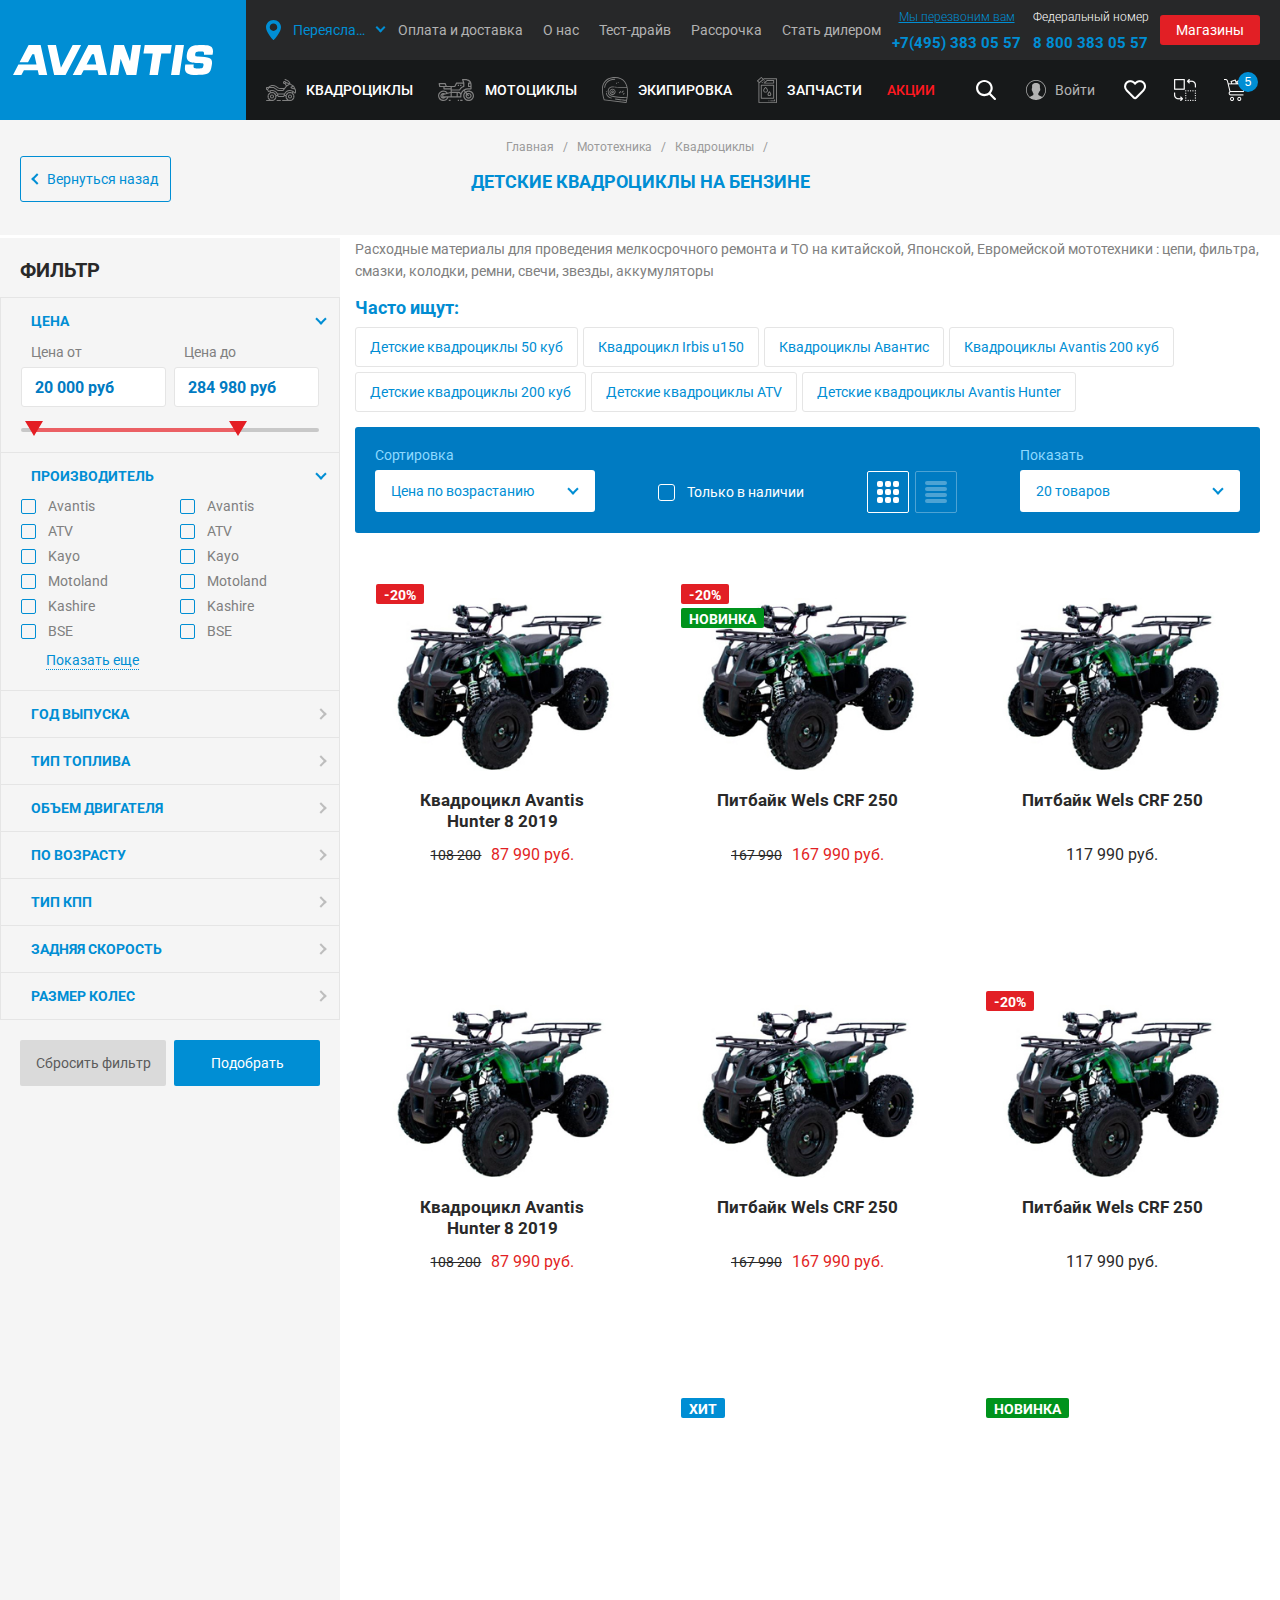
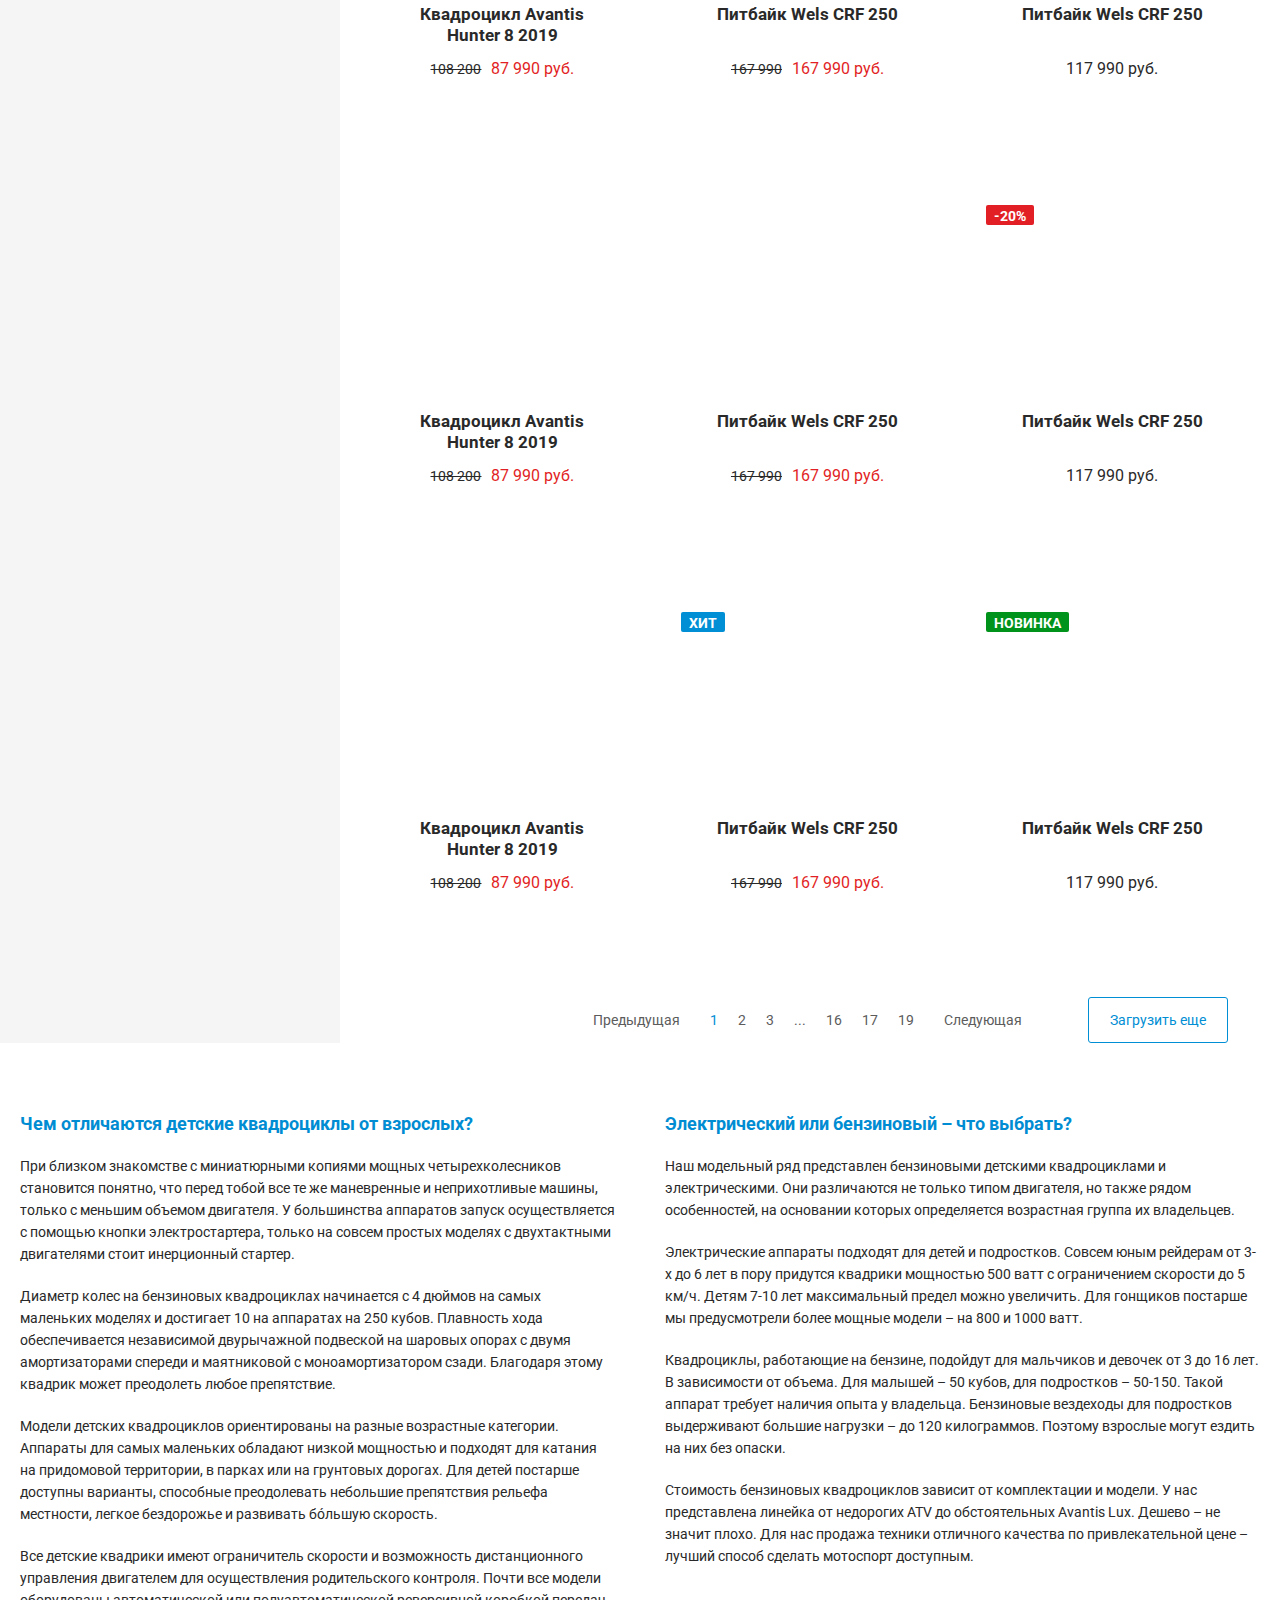
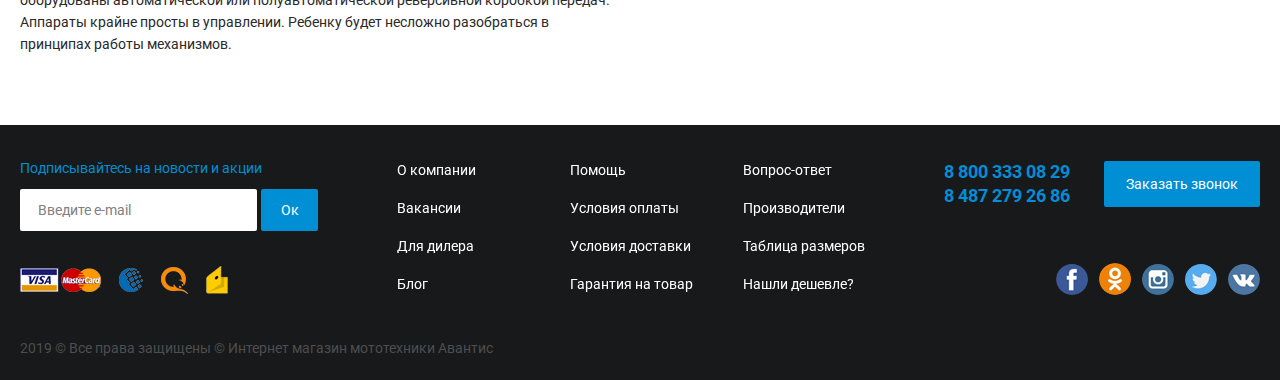
<file: category3.html>
<!DOCTYPE html>
<html lang="ru">
	<head>
		<meta http-equiv="Content-Type" content="text/html; charset=utf-8">
		<!-- Переключение IE в последнию версию, на случай если в настройках пользователя стоит меньшая -->
		<meta http-equiv="X-UA-Compatible" content="IE=edge">

		<!-- Адаптирование страницы для мобильных устройств -->
		<meta name="viewport" content="width=device-width, initial-scale=1, maximum-scale=1">

		<!-- Запрет распознования номера телефона -->
		<meta name="format-detection" content="telephone=no">
		<meta name="SKYPE_TOOLBAR" content ="SKYPE_TOOLBAR_PARSER_COMPATIBLE">

		<!-- Заголовок страницы -->
		<title>Заголовок страницы</title>

		<!-- Данное значение часто используют(использовали) поисковые системы -->
		<meta name="description" content="">
		<meta name="keywords" content="">

		<!-- Традиционная иконка сайта, размер 16x16, прозрачность поддерживается. Рекомендуемый формат: .ico или .png -->
		<link rel="shortcut icon" href="images/favicon.ico">

		<!-- Подключение шрифтов с гугла -->
		<link href="https://fonts.googleapis.com/css?family=Roboto:300,300i,400,400i,500,500i,700,700i,900,900i&display=swap&subset=cyrillic" rel="stylesheet">

		<!-- Подключение файлов стилей -->
		<link rel="stylesheet" href="css/ion.rangeSlider.css">
		<link rel="stylesheet" href="css/owl.carousel.css">
		<link rel="stylesheet" href="css/fancybox.css">
		<link rel="stylesheet" href="css/bxslider.css">
		<link rel="stylesheet" href="css/styles.css">

		<link rel="stylesheet" href="css/response_1341.css" media="(max-width: 1341px)">
		<link rel="stylesheet" href="css/response_1261.css" media="(max-width: 1261px)">
		<link rel="stylesheet" href="css/response_1023.css" media="(max-width: 1023px)">
		<link rel="stylesheet" href="css/response_767.css" media="(max-width: 767px)">
		<link rel="stylesheet" href="css/response_479.css" media="(max-width: 479px)">
		<link rel="stylesheet" href="css/response_374.css" media="(max-width: 374px)">
	</head>

	<body>
		<div class="wrap bg_white">
			<div class="main">
				<!-- Шапка -->
				<header>
					<button type="button" class="close">
						<span></span>
						<span></span>
					</button>


					<div class="mob_scroll">
						<div class="logo">
							<div>
								<img src="images/logo.svg" alt="">
							</div>
						</div>


						<div class="top">
							<div class="cont flex">

								<div class="city">
									<button class="link modal_link" data-content="#city_modal">
										<span>Переяславль-Залесский</span>
									</button>
								</div>


								<nav class="menu flex">
									<div class="item">
										<a href="/">Оплата и доставка</a>
									</div>

									<div class="item">
										<a href="/">О нас</a>
									</div>

									<div class="item">
										<a href="/">Тест-драйв</a>
									</div>

									<div class="item">
										<a href="/">Рассрочка</a>
									</div>

									<div class="item">
										<a href="/">Стать дилером</a>
									</div>
								</nav>


								<div class="contacts">
									<button class="callback_link modal_link" data-content="#callback_modal">Мы перезвоним вам</button>

									<div class="phone">
										<a href="tel:+74953830557">+7(495) 383 05 57</a>
									</div>
								</div>


								<div class="contacts">
									<div>Федеральный номер</div>

									<div class="phone">
										<a href="tel:88003830557">8 800 383 05 57</a>
									</div>
								</div>


								<button class="shops_link">Магазины</button>

							</div>
						</div>


						<div class="info">
							<div class="cont flex">

								<div class="cats flex">
									<div class="item">
										<a href="/">
											<svg class="icon" width="30px" height="22px">
												<use xlink:href="#ic_cat1">
											</svg>
											КВАДРОЦИКЛЫ
										</a>
									</div>

									<div class="item">
										<a href="/" class="sub_link">
											<svg class="icon" width="37px" height="22px">
												<use xlink:href="#ic_cat2">
											</svg>
											МОТОЦИКЛЫ<span class="arr"></span>
										</a>

										<div class="sub_cats">
											<div class="flex">
												<div class="cat">
													<a href="/" class="main">
														<div class="name">ПИТБАЙКИ</div>

														<img data-src="images/tmp/sub_cats_thumb.png" alt="" class="lozad">
													</a>

													<div class="sub">
														<div class="block">
															<div class="title">ПО ОБЪЁМУ ДВИГАТЕЛЯ</div>

															<div><a href="/">50 куб.</a></div>
															<div><a href="/">110 куб.</a></div>
															<div><a href="/">125 куб.</a></div>
															<div><a href="/">140 куб.</a></div>
															<div><a href="/">150 куб.</a></div>
															<div><a href="/">250 куб.</a></div>
														</div>

														<div class="block">
															<div class="title">ПО ВОЗРАСТУ</div>

															<div><a href="/">Детские</a></div>
															<div><a href="/">Подростковые</a></div>
															<div><a href="/">От 10 до 13 лет</a></div>
															<div><a href="/">От 10 до 14 лет</a></div>
															<div><a href="/">От 10 до 15 лет</a></div>
															<div><a href="/">От 10 до 18 лет</a></div>
															<div><a href="/">От 11 до 15 лет</a></div>
														</div>

														<div class="block">
															<div class="title">ПО СТОИМОСТИ</div>

															<div><a href="/">Дорогие</a></div>
															<div><a href="/">Недорогие</a></div>
															<div><a href="/">До 30 тыс.</a></div>
														</div>

														<div class="block">
															<div class="title">ПОПУЛЯРНЫЕ ЗАПРОСЫ</div>

															<div><a href="/">Лучшие</a></div>
															<div><a href="/">Новые</a></div>
															<div><a href="/">Китайские</a></div>
														</div>

														<div class="block">
															<div class="title">ПО БРЕНДУ</div>

															<div><a href="/">Avantis</a></div>
															<div><a href="/">Kayo</a></div>
															<div><a href="/">Мотоленд</a></div>
														</div>
													</div>
												</div>


												<div class="cat">
													<a href="/" class="main">
														<div class="name">КРОССОВЫЕ</div>

														<img data-src="images/tmp/sub_cats_thumb2.png" alt="" class="lozad">
													</a>

													<div class="sub">
														<div class="block">
															<div class="title">ПО ОБЪЁМУ ДВИГАТЕЛЯ</div>

															<div><a href="/">50 куб.</a></div>
															<div><a href="/">110 куб.</a></div>
															<div><a href="/">125 куб.</a></div>
															<div><a href="/">140 куб.</a></div>
															<div><a href="/">150 куб.</a></div>
															<div><a href="/">190 куб.</a></div>
															<div><a href="/">250 куб.</a></div>
															<div><a href="/">300 куб.</a></div>
															<div><a href="/">450 куб.</a></div>
														</div>

														<div class="block">
															<div class="title">ПО ВОЗРАСТУ</div>

															<div><a href="/">Подростковые</a></div>
															<div><a href="/">Взрослые</a></div>
															<div><a href="/">От 10 до 14 лет</a></div>
															<div><a href="/">От 10 до 15 лет</a></div>
															<div><a href="/">От 10 до 18 лет</a></div>
														</div>

														<div class="block">
															<div class="title">ПО СТОИМОСТИ</div>

															<div><a href="/">Дорогие</a></div>
															<div><a href="/">Недорогие</a></div>
														</div>

														<div class="block">
															<div class="title">ПО БРЕНДУ</div>

															<div><a href="/">Avantis</a></div>
															<div><a href="/">Kayo</a></div>
															<div><a href="/">Мотоленд</a></div>
														</div>
													</div>
												</div>


												<div class="cat">
													<a href="/" class="main">
														<div class="name">ЭНДУРО</div>

														<img data-src="images/tmp/sub_cats_thumb3.png" alt="" class="lozad">
													</a>

													<div class="sub">
														<div class="block">
															<div class="title">ПО ОБЪЁМУ ДВИГАТЕЛЯ</div>

															<div><a href="/">200 куб.</a></div>
															<div><a href="/">250 куб.</a></div>
															<div><a href="/">300 куб.</a></div>
															<div><a href="/">400 куб.</a></div>
															<div><a href="/">450 куб.</a></div>
														</div>

														<div class="block">
															<div class="title">ПОПУЛЯРНЫЕ ЗАПРОСЫ</div>

															<div><a href="/">Лучшие</a></div>
															<div><a href="/">Новые</a></div>
															<div><a href="/">Китайские</a></div>
														</div>

														<div class="block">
															<div class="title">ПО СТОИМОСТИ</div>

															<div><a href="/">Дорогие</a></div>
															<div><a href="/">Недорогие</a></div>
														</div>

														<div class="block">
															<div class="title">ПО БРЕНДУ</div>

															<div><a href="/">Avantis</a></div>
															<div><a href="/">Kayo</a></div>
															<div><a href="/">Мотоленд</a></div>
														</div>
													</div>
												</div>


												<div class="cat">
													<a href="/" class="main">
														<div class="name">МОТАРДЫ</div>

														<img data-src="images/tmp/sub_cats_thumb4.png" alt="" class="lozad">
													</a>

													<div class="sub">
														<div class="block">
															<div class="title">ПО ОБЪЁМУ ДВИГАТЕЛЯ</div>

															<div><a href="/">125 куб.</a></div>
														</div>

														<div class="block">
															<div class="title">ПО БРЕНДУ</div>

															<div><a href="/">Мотоленд</a></div>
														</div>
													</div>
												</div>


												<div class="cat">
													<a href="/" class="main">
														<div class="name">МИНИБАЙКИ - ЭЛЕКТРИЧЕСКИЕ</div>

														<img data-src="images/tmp/sub_cats_thumb5.png" alt="" class="lozad">
													</a>

													<div class="sub">
														<div class="block">
															<div class="title">ДЕТСКИЕ</div>

															<div><a href="/">От 5 лет</a></div>
															<div><a href="/">От 6 лет</a></div>
															<div><a href="/">От 7 лет</a></div>
															<div><a href="/">От 8 лет</a></div>
															<div><a href="/">От 9 лет</a></div>
														</div>
													</div>
												</div>
											</div>
										</div>
									</div>

									<div class="item">
										<a href="/">
											<svg class="icon" width="26px" height="26px">
												<use xlink:href="#ic_cat3">
											</svg>
											ЭКИПИРОВКА
										</a>
									</div>

									<div class="item">
										<a href="/">
											<svg class="icon" width="20px" height="26px">
												<use xlink:href="#ic_cat4">
											</svg>
											ЗАПЧАСТИ
										</a>
									</div>

									<div class="item">
										<a href="/" class="red">АКЦИИ</a>
									</div>
								</div>


								<div class="search">
									<button class="link modal_link" data-content="#search_modal">
										<img src="images/ic_search.svg" alt="">
									</button>
								</div>


								<div class="account">
									<button class="login_link modal_link" data-content="#login_modal">Войти</button>

									<!--a href="/" class="user">Константин</a-->
								</div>


								<div class="links">
									<a href="/" class="favorite_link">
										<img src="images/ic_favorite.png" alt="">
									</a>

									<a href="/" class="compare_link">
										<img src="images/ic_compare.png" alt="">
									</a>

									<button class="cart_link modal_link" data-content="#cart_modal">
										<img src="images/ic_cart.png" alt="">
										<div class="count">5</div>
									</button>
								</div>
							</div>
						</div>
					</div>
				</header>


				<div class="mob_header">
					<div class="cont">

						<div class="logo">
							<div>
								<img src="images/logo.svg" alt="">
							</div>
						</div>


						<div class="contacts">
							<div class="phone">
								<a href="tel:4953830557">(495) 383 05 57</a>
							</div>

							<button class="callback_link modal_link" data-content="#callback_modal">Перезвонить?</button>
						</div>


						<div class="links">
							<a href="/" class="favorite_link">
								<img src="images/ic_favorite.png" alt="">
							</a>

							<a href="/" class="compare_link">
								<img src="images/ic_compare.png" alt="">
							</a>

							<button class="cart_link modal_link" data-content="#cart_modal">
								<img src="images/ic_cart.png" alt="">
								<div class="count">5</div>
							</button>
						</div>


						<div class="search">
							<button class="link modal_link" data-content="#search_modal">
								<img src="images/ic_search.svg" alt="">
							</button>
						</div>


						<div class="account">
							<button class="login_link modal_link" data-content="#login_modal">Войти</button>

							<!--a href="/" class="user">Константин</a-->
						</div>


						<button type="button" class="mob_menu_link">
							<span></span>
							<span></span>
							<span></span>
						</button>

					</div>
				</div>
				<!-- End Шапка -->


				<!-- Основная часть -->
				<section class="page_head no_image">
					<div class="cont">

						<a href="/" class="back_link">Вернуться назад</a>

						<div class="breadcrumbs">
							<a href="/">Главная</a> <span class="sep">/</span>
							<a href="/">Мототехника</a> <span class="sep">/</span>
							<a href="/">Квадроциклы</a> <span class="sep">/</span>
						</div>

						<h1 class="page_title">Детские квадроциклы на бензине</h1>

					</div>
				</section>


				<section class="category_info content_flex block">
					<div class="cont flex">

						<aside>
							<button class="mob_filter_link">фильтр</button>

							<div class="cat_filter">
								<div class="title">фильтр</div>

								<form action="" class="form">
									<div class="item">
										<div class="name active">цена</div>

										<div class="data range price_range" style="display: block;">
											<div class="flex">
												<div class="field">
													<div class="label">Цена от</div>

													<input type="text" name="" value="20 000 руб" class="input from">
												</div>

												<div class="field">
													<div class="label">Цена до</div>

													<input type="text" name="" value="284 980 руб" class="input to">
												</div>
											</div>

											<input type="hidden" id="price_range" name="price_range" value="">
										</div>
									</div>


									<div class="item">
										<div class="name active">Производитель</div>

										<div class="data" style="display: block;">
											<div class="cols">
												<div class="col">
													<div class="field">
														<input type="checkbox" name="group1" id="group1_check1">
														<label for="group1_check1">Avantis</label>
													</div>

													<div class="field">
														<input type="checkbox" name="group1" id="group1_check2">
														<label for="group1_check2">ATV</label>
													</div>

													<div class="field">
														<input type="checkbox" name="group1" id="group1_check3">
														<label for="group1_check3">Kayo</label>
													</div>

													<div class="field">
														<input type="checkbox" name="group1" id="group1_check4">
														<label for="group1_check4">Motoland</label>
													</div>

													<div class="field">
														<input type="checkbox" name="group1" id="group1_check5">
														<label for="group1_check5">Kashire</label>
													</div>

													<div class="field">
														<input type="checkbox" name="group1" id="group1_check6">
														<label for="group1_check6">BSE</label>
													</div>

													<div class="field hide">
														<input type="checkbox" name="group1" id="group1_check13">
														<label for="group1_check13">Kashire</label>
													</div>

													<div class="field hide">
														<input type="checkbox" name="group1" id="group1_check14">
														<label for="group1_check14">BSE</label>
													</div>
												</div>


												<div class="col">
													<div class="field">
														<input type="checkbox" name="group1" id="group1_check7">
														<label for="group1_check7">Avantis</label>
													</div>

													<div class="field">
														<input type="checkbox" name="group1" id="group1_check8">
														<label for="group1_check8">ATV</label>
													</div>

													<div class="field">
														<input type="checkbox" name="group1" id="group1_check9">
														<label for="group1_check9">Kayo</label>
													</div>

													<div class="field">
														<input type="checkbox" name="group1" id="group1_check10">
														<label for="group1_check10">Motoland</label>
													</div>

													<div class="field">
														<input type="checkbox" name="group1" id="group1_check11">
														<label for="group1_check11">Kashire</label>
													</div>

													<div class="field">
														<input type="checkbox" name="group1" id="group1_check12">
														<label for="group1_check12">BSE</label>
													</div>
												</div>
											</div>


											<button class="spoler_link">
												<span>Показать еще</span>
												<span>Скрыть часть</span>
											</button>
										</div>
									</div>


									<div class="item">
										<div class="name">год выпуска</div>

										<div class="data">

										</div>
									</div>


									<div class="item">
										<div class="name">тип топлива</div>

										<div class="data">

										</div>
									</div>


									<div class="item">
										<div class="name">объем двигателя</div>

										<div class="data">

										</div>
									</div>


									<div class="item">
										<div class="name">по возрасту</div>

										<div class="data">

										</div>
									</div>


									<div class="item">
										<div class="name">тип кпп</div>

										<div class="data">

										</div>
									</div>


									<div class="item">
										<div class="name">задняя скорость</div>

										<div class="data">

										</div>
									</div>


									<div class="item">
										<div class="name">размер колес</div>

										<div class="data">

										</div>
									</div>


									<div class="submit">
										<button type="reset" class="reset_btn">Сбросить фильтр</button>

										<button type="submit" class="submit_btn">Подобрать</button>
									</div>
								</form>
							</div>
						</aside>


						<section class="content">
							<div class="cat_desc text_block">
								<p>
									Расходные материалы для проведения мелкосрочного ремонта и ТО на китайской, Японской, Евромейской мототехники : цепи, фильтра, смазки, колодки, ремни, свечи, звезды, аккумуляторы
								</p>
							</div>


							<button class="mob_cats_link">Часто ищут</button>

							<div class="popular_cats">
								<div class="title">Часто ищут:</div>

								<div class="items">
									<a href="/">Детские квадроциклы 50 куб</a>
									<a href="/">Квадроцикл Irbis u150</a>
									<a href="/">Квадроциклы Авантис</a>
									<a href="/">Квадроциклы Avantis 200 куб</a>
									<a href="/">Детские квадроциклы 200 куб</a>
									<a href="/">Детские квадроциклы ATV</a>
									<a href="/">Детские квадроциклы Avantis Hunter</a>
								</div>
							</div>


							<div class="products_head">
								<div class="data">
									<div class="sort">
										<div class="label">Сортировка</div>

										<div class="field">
											<select name="">
												<option value="0">Цена по возрастанию</option>
												<option value="1">Цена по возрастанию</option>
												<option value="2">Цена по возрастанию</option>
												<option value="3">Цена по возрастанию</option>
											</select>
										</div>
									</div>


									<div class="limit">
										<div class="label">Показать</div>

										<div class="field">
											<select name="">
												<option value="0">20 товаров</option>
												<option value="1">20 товаров</option>
												<option value="2">20 товаров</option>
												<option value="3">20 товаров</option>
											</select>
										</div>
									</div>


									<div class="status">
										<input type="checkbox" name="status" id="status_check1">
										<label for="status_check1">Только в наличии</label>
									</div>


									<div class="view">
										<button class="grid_link active">
											<span></span>
											<span></span>
											<span></span>
											<span></span>
											<span></span>
											<span></span>
											<span></span>
											<span></span>
											<span></span>
										</button>

										<button class="list_link">
											<span></span>
											<span></span>
											<span></span>
											<span></span>
										</button>
									</div>
								</div>
							</div>


							<div class="products">
								<div class="flex">
									<div class="titles">
										<div class="thumb"></div>
										<div class="name">Наименование</div>
										<div class="status">Наличие</div>
										<div class="price">Цена</div>
										<div class="amount">Количество</div>
										<div class="action">Действия</div>
									</div>


									<div class="product">
										<div class="thumb">
											<a href="/">
												<img data-src="images/tmp/product_thumb2.jpg" alt="" class="lozad">
											</a>
										</div>

										<div class="info">
											<div class="stickers">
												<div><div class="sticker discount">-20%</div></div>
											</div>

											<div class="rating">
												<div class="active"></div>
												<div class="active"></div>
												<div class="active"></div>
												<div class="middle"></div>
												<div></div>
											</div>

											<div class="name">
												<a href="/">Квадроцикл Avantis<br> Hunter 8 2019 </a>
											</div>

											<div class="tablet_articul">Артикул: 00000010278</div>
										</div>

										<div class="status">
											<div class="green">в наличии</div>
										</div>

										<div class="price">
											<div class="old">108 200</div>
											<div class="new">87 990 руб.</div>
										</div>

										<div class="bottom">
											<div class="amount">
											    <button type="button" class="minus"></button>

											    <input type="text" value="1" class="input"
											      data-minimum="1" data-maximum="99" data-step="1" data-unit="" maxlength="2">

											    <button type="button" class="plus"></button>
											</div>

											<button class="buy_link">В корзину</button>

											<button class="favorite_link">
												<img src="images/ic_favorite2.png" alt="">
												<img src="images/ic_favorite.png" alt="">
											</button>

											<button class="compare_link">
												<img src="images/ic_compare2.png" alt="">
												<img src="images/ic_compare.png" alt="">
											</button>
										</div>
									</div>


									<div class="product">
										<div class="thumb">
											<a href="/">
												<img data-src="images/tmp/product_thumb2.jpg" alt="" class="lozad">
											</a>
										</div>

										<div class="info">
											<div class="stickers">
												<div><div class="sticker discount">-20%</div></div>
												<div><div class="sticker new">НОВИНКА</div></div>
											</div>

											<div class="rating">
												<div class="active"></div>
												<div class="active"></div>
												<div class="active"></div>
												<div class="middle"></div>
												<div></div>
											</div>

											<div class="name">
												<a href="/">Питбайк Wels CRF 250</a>
											</div>

											<div class="tablet_articul">Артикул: 00000010278</div>
										</div>

										<div class="status">
											<div class="green">в наличии</div>
										</div>

										<div class="price">
											<div class="old">167 990</div>
											<div class="new">167 990 руб.</div>
										</div>

										<div class="bottom">
											<div class="amount">
											    <button type="button" class="minus"></button>

											    <input type="text" value="1" class="input"
											      data-minimum="1" data-maximum="99" data-step="1" data-unit="" maxlength="2">

											    <button type="button" class="plus"></button>
											</div>

											<button class="buy_link">В корзину</button>

											<button class="favorite_link">
												<img src="images/ic_favorite2.png" alt="">
												<img src="images/ic_favorite.png" alt="">
											</button>

											<button class="compare_link">
												<img src="images/ic_compare2.png" alt="">
												<img src="images/ic_compare.png" alt="">
											</button>
										</div>
									</div>


									<div class="product">
										<div class="thumb">
											<a href="/">
												<img data-src="images/tmp/product_thumb2.jpg" alt="" class="lozad">
											</a>
										</div>

										<div class="info">
											<div class="rating">
												<div class="active"></div>
												<div class="active"></div>
												<div class="active"></div>
												<div class="middle"></div>
												<div></div>
											</div>

											<div class="name">
												<a href="/">Питбайк Wels CRF 250</a>
											</div>

											<div class="tablet_articul">Артикул: 00000010278</div>
										</div>

										<div class="status">
											<div class="green">в наличии</div>
										</div>

										<div class="price">117 990 руб.</div>

										<div class="bottom">
											<div class="amount">
											    <button type="button" class="minus"></button>

											    <input type="text" value="1" class="input"
											      data-minimum="1" data-maximum="99" data-step="1" data-unit="" maxlength="2">

											    <button type="button" class="plus"></button>
											</div>

											<button class="buy_link">В корзину</button>

											<button class="favorite_link">
												<img src="images/ic_favorite2.png" alt="">
												<img src="images/ic_favorite.png" alt="">
											</button>

											<button class="compare_link">
												<img src="images/ic_compare2.png" alt="">
												<img src="images/ic_compare.png" alt="">
											</button>
										</div>
									</div>


									<div class="product">
										<div class="thumb">
											<a href="/">
												<img data-src="images/tmp/product_thumb2.jpg" alt="" class="lozad">
											</a>
										</div>

										<div class="info">
											<div class="rating">
												<div class="active"></div>
												<div class="active"></div>
												<div class="active"></div>
												<div class="middle"></div>
												<div></div>
											</div>

											<div class="name">
												<a href="/">Квадроцикл Avantis<br> Hunter 8 2019 </a>
											</div>

											<div class="tablet_articul">Артикул: 00000010278</div>
										</div>

										<div class="status">
											<div class="green">в наличии</div>
										</div>

										<div class="price">
											<div class="old">108 200</div>
											<div class="new">87 990 руб.</div>
										</div>

										<div class="bottom">
											<div class="amount">
											    <button type="button" class="minus"></button>

											    <input type="text" value="1" class="input"
											      data-minimum="1" data-maximum="99" data-step="1" data-unit="" maxlength="2">

											    <button type="button" class="plus"></button>
											</div>

											<button class="buy_link">В корзину</button>

											<button class="favorite_link">
												<img src="images/ic_favorite2.png" alt="">
												<img src="images/ic_favorite.png" alt="">
											</button>

											<button class="compare_link">
												<img src="images/ic_compare2.png" alt="">
												<img src="images/ic_compare.png" alt="">
											</button>
										</div>
									</div>


									<div class="product">
										<div class="thumb">
											<a href="/">
												<img data-src="images/tmp/product_thumb2.jpg" alt="" class="lozad">
											</a>
										</div>

										<div class="info">
											<div class="rating">
												<div class="active"></div>
												<div class="active"></div>
												<div class="active"></div>
												<div class="middle"></div>
												<div></div>
											</div>

											<div class="name">
												<a href="/">Питбайк Wels CRF 250</a>
											</div>

											<div class="tablet_articul">Артикул: 00000010278</div>
										</div>

										<div class="status">
											<div class="green">в наличии</div>
										</div>

										<div class="price">
											<div class="old">167 990</div>
											<div class="new">167 990 руб.</div>
										</div>

										<div class="bottom">
											<div class="amount">
											    <button type="button" class="minus"></button>

											    <input type="text" value="1" class="input"
											      data-minimum="1" data-maximum="99" data-step="1" data-unit="" maxlength="2">

											    <button type="button" class="plus"></button>
											</div>

											<button class="buy_link">В корзину</button>

											<button class="favorite_link">
												<img src="images/ic_favorite2.png" alt="">
												<img src="images/ic_favorite.png" alt="">
											</button>

											<button class="compare_link">
												<img src="images/ic_compare2.png" alt="">
												<img src="images/ic_compare.png" alt="">
											</button>
										</div>
									</div>


									<div class="product">
										<div class="thumb">
											<a href="/">
												<img data-src="images/tmp/product_thumb2.jpg" alt="" class="lozad">
											</a>
										</div>

										<div class="info">
											<div class="stickers">
												<div><div class="sticker discount">-20%</div></div>
											</div>

											<div class="rating">
												<div class="active"></div>
												<div class="active"></div>
												<div class="active"></div>
												<div class="middle"></div>
												<div></div>
											</div>

											<div class="name">
												<a href="/">Питбайк Wels CRF 250</a>
											</div>

											<div class="tablet_articul">Артикул: 00000010278</div>
										</div>

										<div class="status">
											<div class="green">в наличии</div>
										</div>

										<div class="price">117 990 руб.</div>

										<div class="bottom">
											<div class="amount">
											    <button type="button" class="minus"></button>

											    <input type="text" value="1" class="input"
											      data-minimum="1" data-maximum="99" data-step="1" data-unit="" maxlength="2">

											    <button type="button" class="plus"></button>
											</div>

											<button class="buy_link">В корзину</button>

											<button class="favorite_link">
												<img src="images/ic_favorite2.png" alt="">
												<img src="images/ic_favorite.png" alt="">
											</button>

											<button class="compare_link">
												<img src="images/ic_compare2.png" alt="">
												<img src="images/ic_compare.png" alt="">
											</button>
										</div>
									</div>


									<div class="product">
										<div class="thumb">
											<a href="/">
												<img data-src="images/tmp/product_thumb2.jpg" alt="" class="lozad">
											</a>
										</div>

										<div class="info">
											<div class="rating">
												<div class="active"></div>
												<div class="active"></div>
												<div class="active"></div>
												<div class="middle"></div>
												<div></div>
											</div>

											<div class="name">
												<a href="/">Квадроцикл Avantis<br> Hunter 8 2019 </a>
											</div>

											<div class="tablet_articul">Артикул: 00000010278</div>
										</div>

										<div class="status">
											<div class="green">в наличии</div>
										</div>

										<div class="price">
											<div class="old">108 200</div>
											<div class="new">87 990 руб.</div>
										</div>

										<div class="bottom">
											<div class="amount">
											    <button type="button" class="minus"></button>

											    <input type="text" value="1" class="input"
											      data-minimum="1" data-maximum="99" data-step="1" data-unit="" maxlength="2">

											    <button type="button" class="plus"></button>
											</div>

											<button class="buy_link">В корзину</button>

											<button class="favorite_link">
												<img src="images/ic_favorite2.png" alt="">
												<img src="images/ic_favorite.png" alt="">
											</button>

											<button class="compare_link">
												<img src="images/ic_compare2.png" alt="">
												<img src="images/ic_compare.png" alt="">
											</button>
										</div>
									</div>


									<div class="product">
										<div class="thumb">
											<a href="/">
												<img data-src="images/tmp/product_thumb2.jpg" alt="" class="lozad">
											</a>
										</div>

										<div class="info">
											<div class="stickers">
												<div><div class="sticker hit">ХИТ</div></div>
											</div>

											<div class="rating">
												<div class="active"></div>
												<div class="active"></div>
												<div class="active"></div>
												<div class="middle"></div>
												<div></div>
											</div>

											<div class="name">
												<a href="/">Питбайк Wels CRF 250</a>
											</div>

											<div class="tablet_articul">Артикул: 00000010278</div>
										</div>

										<div class="status">
											<div class="green">в наличии</div>
										</div>

										<div class="price">
											<div class="old">167 990</div>
											<div class="new">167 990 руб.</div>
										</div>

										<div class="bottom">
											<div class="amount">
											    <button type="button" class="minus"></button>

											    <input type="text" value="1" class="input"
											      data-minimum="1" data-maximum="99" data-step="1" data-unit="" maxlength="2">

											    <button type="button" class="plus"></button>
											</div>

											<button class="buy_link">В корзину</button>

											<button class="favorite_link">
												<img src="images/ic_favorite2.png" alt="">
												<img src="images/ic_favorite.png" alt="">
											</button>

											<button class="compare_link">
												<img src="images/ic_compare2.png" alt="">
												<img src="images/ic_compare.png" alt="">
											</button>
										</div>
									</div>


									<div class="product">
										<div class="thumb">
											<a href="/">
												<img data-src="images/tmp/product_thumb2.jpg" alt="" class="lozad">
											</a>
										</div>

										<div class="info">
											<div class="stickers">
												<div><div class="sticker new">НОВИНКА</div></div>
											</div>

											<div class="rating">
												<div class="active"></div>
												<div class="active"></div>
												<div class="active"></div>
												<div class="middle"></div>
												<div></div>
											</div>

											<div class="name">
												<a href="/">Питбайк Wels CRF 250</a>
											</div>

											<div class="tablet_articul">Артикул: 00000010278</div>
										</div>

										<div class="status">
											<div class="green">в наличии</div>
										</div>

										<div class="price">117 990 руб.</div>

										<div class="bottom">
											<div class="amount">
											    <button type="button" class="minus"></button>

											    <input type="text" value="1" class="input"
											      data-minimum="1" data-maximum="99" data-step="1" data-unit="" maxlength="2">

											    <button type="button" class="plus"></button>
											</div>

											<button class="buy_link">В корзину</button>

											<button class="favorite_link">
												<img src="images/ic_favorite2.png" alt="">
												<img src="images/ic_favorite.png" alt="">
											</button>

											<button class="compare_link">
												<img src="images/ic_compare2.png" alt="">
												<img src="images/ic_compare.png" alt="">
											</button>
										</div>
									</div>


									<div class="product">
										<div class="thumb">
											<a href="/">
												<img data-src="images/tmp/product_thumb2.jpg" alt="" class="lozad">
											</a>
										</div>

										<div class="info">
											<div class="rating">
												<div class="active"></div>
												<div class="active"></div>
												<div class="active"></div>
												<div class="middle"></div>
												<div></div>
											</div>

											<div class="name">
												<a href="/">Квадроцикл Avantis<br> Hunter 8 2019 </a>
											</div>

											<div class="tablet_articul">Артикул: 00000010278</div>
										</div>

										<div class="status">
											<div class="green">в наличии</div>
										</div>

										<div class="price">
											<div class="old">108 200</div>
											<div class="new">87 990 руб.</div>
										</div>

										<div class="bottom">
											<div class="amount">
											    <button type="button" class="minus"></button>

											    <input type="text" value="1" class="input"
											      data-minimum="1" data-maximum="99" data-step="1" data-unit="" maxlength="2">

											    <button type="button" class="plus"></button>
											</div>

											<button class="buy_link">В корзину</button>

											<button class="favorite_link">
												<img src="images/ic_favorite2.png" alt="">
												<img src="images/ic_favorite.png" alt="">
											</button>

											<button class="compare_link">
												<img src="images/ic_compare2.png" alt="">
												<img src="images/ic_compare.png" alt="">
											</button>
										</div>
									</div>


									<div class="product">
										<div class="thumb">
											<a href="/">
												<img data-src="images/tmp/product_thumb2.jpg" alt="" class="lozad">
											</a>
										</div>

										<div class="info">
											<div class="rating">
												<div class="active"></div>
												<div class="active"></div>
												<div class="active"></div>
												<div class="middle"></div>
												<div></div>
											</div>

											<div class="name">
												<a href="/">Питбайк Wels CRF 250</a>
											</div>

											<div class="tablet_articul">Артикул: 00000010278</div>
										</div>

										<div class="status">
											<div class="green">в наличии</div>
										</div>

										<div class="price">
											<div class="old">167 990</div>
											<div class="new">167 990 руб.</div>
										</div>

										<div class="bottom">
											<div class="amount">
											    <button type="button" class="minus"></button>

											    <input type="text" value="1" class="input"
											      data-minimum="1" data-maximum="99" data-step="1" data-unit="" maxlength="2">

											    <button type="button" class="plus"></button>
											</div>

											<button class="buy_link">В корзину</button>

											<button class="favorite_link">
												<img src="images/ic_favorite2.png" alt="">
												<img src="images/ic_favorite.png" alt="">
											</button>

											<button class="compare_link">
												<img src="images/ic_compare2.png" alt="">
												<img src="images/ic_compare.png" alt="">
											</button>
										</div>
									</div>


									<div class="product">
										<div class="thumb">
											<a href="/">
												<img data-src="images/tmp/product_thumb2.jpg" alt="" class="lozad">
											</a>
										</div>

										<div class="info">
											<div class="stickers">
												<div><div class="sticker discount">-20%</div></div>
											</div>

											<div class="rating">
												<div class="active"></div>
												<div class="active"></div>
												<div class="active"></div>
												<div class="middle"></div>
												<div></div>
											</div>

											<div class="name">
												<a href="/">Питбайк Wels CRF 250</a>
											</div>

											<div class="tablet_articul">Артикул: 00000010278</div>
										</div>

										<div class="status">
											<div class="green">в наличии</div>
										</div>

										<div class="price">117 990 руб.</div>

										<div class="bottom">
											<div class="amount">
											    <button type="button" class="minus"></button>

											    <input type="text" value="1" class="input"
											      data-minimum="1" data-maximum="99" data-step="1" data-unit="" maxlength="2">

											    <button type="button" class="plus"></button>
											</div>

											<button class="buy_link">В корзину</button>

											<button class="favorite_link">
												<img src="images/ic_favorite2.png" alt="">
												<img src="images/ic_favorite.png" alt="">
											</button>

											<button class="compare_link">
												<img src="images/ic_compare2.png" alt="">
												<img src="images/ic_compare.png" alt="">
											</button>
										</div>
									</div>


									<div class="product">
										<div class="thumb">
											<a href="/">
												<img data-src="images/tmp/product_thumb2.jpg" alt="" class="lozad">
											</a>
										</div>

										<div class="info">
											<div class="rating">
												<div class="active"></div>
												<div class="active"></div>
												<div class="active"></div>
												<div class="middle"></div>
												<div></div>
											</div>

											<div class="name">
												<a href="/">Квадроцикл Avantis<br> Hunter 8 2019 </a>
											</div>

											<div class="tablet_articul">Артикул: 00000010278</div>
										</div>

										<div class="status">
											<div class="green">в наличии</div>
										</div>

										<div class="price">
											<div class="old">108 200</div>
											<div class="new">87 990 руб.</div>
										</div>

										<div class="bottom">
											<div class="amount">
											    <button type="button" class="minus"></button>

											    <input type="text" value="1" class="input"
											      data-minimum="1" data-maximum="99" data-step="1" data-unit="" maxlength="2">

											    <button type="button" class="plus"></button>
											</div>

											<button class="buy_link">В корзину</button>

											<button class="favorite_link">
												<img src="images/ic_favorite2.png" alt="">
												<img src="images/ic_favorite.png" alt="">
											</button>

											<button class="compare_link">
												<img src="images/ic_compare2.png" alt="">
												<img src="images/ic_compare.png" alt="">
											</button>
										</div>
									</div>


									<div class="product">
										<div class="thumb">
											<a href="/">
												<img data-src="images/tmp/product_thumb2.jpg" alt="" class="lozad">
											</a>
										</div>

										<div class="info">
											<div class="stickers">
												<div><div class="sticker hit">ХИТ</div></div>
											</div>

											<div class="rating">
												<div class="active"></div>
												<div class="active"></div>
												<div class="active"></div>
												<div class="middle"></div>
												<div></div>
											</div>

											<div class="name">
												<a href="/">Питбайк Wels CRF 250</a>
											</div>

											<div class="tablet_articul">Артикул: 00000010278</div>
										</div>

										<div class="status">
											<div class="green">в наличии</div>
										</div>

										<div class="price">
											<div class="old">167 990</div>
											<div class="new">167 990 руб.</div>
										</div>

										<div class="bottom">
											<div class="amount">
											    <button type="button" class="minus"></button>

											    <input type="text" value="1" class="input"
											      data-minimum="1" data-maximum="99" data-step="1" data-unit="" maxlength="2">

											    <button type="button" class="plus"></button>
											</div>

											<button class="buy_link">В корзину</button>

											<button class="favorite_link">
												<img src="images/ic_favorite2.png" alt="">
												<img src="images/ic_favorite.png" alt="">
											</button>

											<button class="compare_link">
												<img src="images/ic_compare2.png" alt="">
												<img src="images/ic_compare.png" alt="">
											</button>
										</div>
									</div>


									<div class="product">
										<div class="thumb">
											<a href="/">
												<img data-src="images/tmp/product_thumb2.jpg" alt="" class="lozad">
											</a>
										</div>

										<div class="info">
											<div class="stickers">
												<div><div class="sticker new">НОВИНКА</div></div>
											</div>

											<div class="rating">
												<div class="active"></div>
												<div class="active"></div>
												<div class="active"></div>
												<div class="middle"></div>
												<div></div>
											</div>

											<div class="name">
												<a href="/">Питбайк Wels CRF 250</a>
											</div>

											<div class="tablet_articul">Артикул: 00000010278</div>
										</div>

										<div class="status">
											<div class="green">в наличии</div>
										</div>

										<div class="price">117 990 руб.</div>

										<div class="bottom">
											<div class="amount">
											    <button type="button" class="minus"></button>

											    <input type="text" value="1" class="input"
											      data-minimum="1" data-maximum="99" data-step="1" data-unit="" maxlength="2">

											    <button type="button" class="plus"></button>
											</div>

											<button class="buy_link">В корзину</button>

											<button class="favorite_link">
												<img src="images/ic_favorite2.png" alt="">
												<img src="images/ic_favorite.png" alt="">
											</button>

											<button class="compare_link">
												<img src="images/ic_compare2.png" alt="">
												<img src="images/ic_compare.png" alt="">
											</button>
										</div>
									</div>
								</div>


								<div class="pagination">
									<a href="/" class="prev">Предыдущая</a>

									<a class="active">1</a>
									<a href="/">2</a>
									<a href="/">3</a>
									<div class="sep">...</div>
									<a href="/">16</a>
									<a href="/">17</a>
									<a href="/">19</a>

									<a href="/" class="next">Следующая</a>

									<div class="load_more">
										<button>Загрузить еще</button>
									</div>
								</div>
							</div>
						</section>

					</div>
				</section>


				<section class="bottom_text block">
					<div class="cont">

						<div class="text_block">
							<div class="cols">
								<div class="col">
									<h2>Чем отличаются детские квадроциклы от взрослых?</h2>

									<p>
										При близком знакомстве с миниатюрными копиями мощных четырехколесников становится понятно, что перед тобой все те же маневренные и неприхотливые машины, только с меньшим объемом двигателя. У большинства аппаратов запуск осуществляется с помощью кнопки электростартера, только на совсем простых моделях с двухтактными двигателями стоит инерционный стартер.
									</p>

									<p>
										Диаметр колес на бензиновых квадроциклах начинается с 4 дюймов на самых маленьких моделях и достигает 10 на аппаратах на 250 кубов. Плавность хода обеспечивается независимой двурычажной подвеской на шаровых опорах с двумя амортизаторами спереди и маятниковой с моноамортизатором сзади. Благодаря этому квадрик может преодолеть любое препятствие.
									</p>

									<p>
										Модели детских квадроциклов ориентированы на разные возрастные категории. Аппараты для самых маленьких обладают низкой мощностью и подходят для катания на придомовой территории, в парках или на грунтовых дорогах. Для детей постарше доступны варианты, способные преодолевать небольшие препятствия рельефа местности, легкое бездорожье и развивать бóльшую скорость.
									</p>

									<p>
										Все детские квадрики имеют ограничитель скорости и возможность дистанционного управления двигателем для осуществления родительского контроля. Почти все модели оборудованы автоматической или полуавтоматической реверсивной коробкой передач. Аппараты крайне просты в управлении. Ребенку будет несложно разобраться в принципах работы механизмов.
									</p>
								</div>


								<div class="col">
									<h2>Электрический или бензиновый – что выбрать?</h2>

									<p>
										Наш модельный ряд представлен бензиновыми детскими квадроциклами и электрическими. Они различаются не только типом двигателя, но также рядом особенностей, на основании которых определяется возрастная группа их владельцев.
									</p>

									<p>
										Электрические аппараты подходят для детей и подростков. Совсем юным рейдерам от 3-х до 6 лет в пору придутся квадрики мощностью 500 ватт с ограничением скорости до 5 км/ч. Детям 7-10 лет максимальный предел можно увеличить. Для гонщиков постарше мы предусмотрели более мощные модели – на 800 и 1000 ватт.
									</p>

									<p>
										Квадроциклы, работающие на бензине, подойдут для мальчиков и девочек от 3 до 16 лет. В зависимости от объема. Для малышей – 50 кубов, для подростков – 50-150. Такой аппарат требует наличия опыта у владельца. Бензиновые вездеходы для подростков выдерживают большие нагрузки – до 120 килограммов. Поэтому взрослые могут ездить на них без опаски.
									</p>

									<p>
										Стоимость бензиновых квадроциклов зависит от комплектации и модели. У нас представлена линейка от недорогих ATV до обстоятельных Avantis Lux. Дешево – не значит плохо. Для нас продажа техники отличного качества по привлекательной цене – лучший способ сделать мотоспорт доступным.
									</p>
								</div>
							</div>
						</div>

					</div>
				</section>
				<!-- End Основная часть -->
			</div>


			<!-- Подвал -->
			<footer>
				<div class="info">
					<div class="cont flex">

						<div class="col_left">
							<div class="subscribe">
								<div class="title">Подписывайтесь на новости и акции</div>

								<form action="">
									<input type="email" name="" value="" placeholder="Введите e-mail" class="input">

									<button type="submit" class="submit_btn">Ок</button>
								</form>
							</div>


							<div class="payment">
								<img src="images/ic_payment1.png" alt="">
								<img src="images/ic_payment2.png" alt="">
								<img src="images/ic_payment3.png" alt="">
								<img src="images/ic_payment4.png" alt="">
							</div>
						</div>


						<div class="menu">
							<div><a href="/">О компании</a></div>
							<div><a href="/">Вакансии</a></div>
							<div><a href="/">Для дилера</a></div>
							<div><a href="/">Блог</a></div>
							<div><a href="/">Помощь</a></div>
							<div><a href="/">Условия оплаты</a></div>
							<div><a href="/">Условия доставки</a></div>
							<div><a href="/">Гарантия на товар</a></div>
							<div><a href="/">Вопрос-ответ</a></div>
							<div><a href="/">Производители</a></div>
							<div><a href="/">Таблица размеров</a></div>
							<div><a href="/">Нашли дешевле?</a></div>
						</div>


						<div class="col_right">
							<div class="contacts">
								<div class="phones">
									<div><a href="tel:88003330829">8 800 333 08 29</a></div>
									<div><a href="tel:84872792686">8 487 279 26 86</a></div>
								</div>

								<button class="callback_link modal_link" data-content="#callback_modal">Заказать звонок</button>
							</div>


							<div class="socials">
								<a href="/" target="_blank" rel="noopener nofollow">
									<img src="images/ic_soc1.png" alt="">
								</a>

								<a href="/" target="_blank" rel="noopener nofollow">
									<img src="images/ic_soc2.png" alt="">
								</a>

								<a href="/" target="_blank" rel="noopener nofollow">
									<img src="images/ic_soc3.png" alt="">
								</a>

								<a href="/" target="_blank" rel="noopener nofollow">
									<img src="images/ic_soc4.png" alt="">
								</a>

								<a href="/" target="_blank" rel="noopener nofollow">
									<img src="images/ic_soc5.png" alt="">
								</a>
							</div>
						</div>

					</div>
				</div>


				<div class="bottom">
					<div class="cont flex">

						<div class="copyright">
							2019 &copy; Все права защищены © Интернет магазин мототехники Авантис
						</div>

					</div>
				</div>
			</footer>
			<!-- End Подвал -->
		</div>


		<div class="overlay"></div>

		<div class="supports_error">
			Ваш браузер устарел рекомендуем обновить его до последней версии<br> или использовать другой более современный.
		</div>


		<section class="modal" id="callback_modal">
			<div class="modal_title">Заказать звонок</div>

			<div class="modal_data">
				<form action="" class="form">
					<div class="line">
						<div class="field">
							<input type="text" name="" value="" class="input">

							<div class="label">Ваше имя <span class="required">*</span></div>
						</div>
					</div>

					<div class="line">
						<div class="field">
							<input type="tel" name="" value="" class="input">

							<div class="label">Телефон <span class="required">*</span></div>
						</div>
					</div>


					<div class="submit">
						<button class="cancel close">Отменить</button>

						<button type="submit" class="submit_btn">Отправить</button>
					</div>
				</form>
			</div>
		</section>


		<section class="modal" id="login_modal">
			<div class="modal_title">Вход в личный кабинет</div>

			<div class="modal_data">
				<form action="" class="form">
					<div class="line">
						<div class="field">
							<input type="email" name="" value="" class="input">

							<div class="label">E-mail <span class="required">*</span></div>
						</div>
					</div>

					<div class="line">
						<div class="field">
							<input type="password" name="" value="" class="input">

							<div class="label">Пароль <span class="required">*</span></div>
						</div>

						<div class="field flex">
							<div class="remember">
								<input type="checkbox" name="remember" id="remember_check" checked>
								<label for="remember_check">Запомнить меня</label>
							</div>

							<a href="#" class="recovery_link">Забыли пароль?</a>
						</div>
					</div>

					<div class="line soc_auth">
						<div class="name">Или авторизируйтесь через социальные сети:</div>

						<a href="#">
							<img src="images/ic_soc_auth1.png" alt="">
						</a>

						<a href="#">
							<img src="images/ic_soc_auth2.png" alt="">
						</a>

						<a href="#">
							<img src="images/ic_soc_auth3.png" alt="">
						</a>
					</div>


					<div class="submit">
						<a href="/" class="register_link">Зарегестрироваться</a>

						<button type="submit" class="submit_btn">Войти</button>
					</div>
				</form>
			</div>
		</section>


		<section class="modal" id="city_modal">
			<div class="modal_data">
				<form action="" class="form">
					<div class="modal_title">Выберите город</div>

					<select name="">
						<option value="1">Москва</option>
						<option value="2">Москва</option>
						<option value="3">Москва</option>
						<option value="4">Москва</option>
						<option value="5">Москва</option>
						<option value="1">Москва</option>
						<option value="2">Москва</option>
						<option value="3">Москва</option>
						<option value="4">Москва</option>
						<option value="5">Москва</option>
					</select>

					<div class="exp">Выберите ближайший к себе центр обслуживания для получения заказа</div>


					<div class="shops">
						<div class="custom_scroll">
							<input type="radio" name="shops" id="shops_check1">
							<label for="shops_check1">
								<div>
									<b>Москва</b>, ул. Дорожная 3к6<br>
									+7 495 120 15 30<br>
									пн-вс 09-00 - 21-00
								</div>
							</label>

							<input type="radio" name="shops" id="shops_check2" checked>
							<label for="shops_check2">
								<div>
									<b>Москва</b>, 65-й км МКАД, вл.1, партнёрский магазин Авантис (админ. Здание ТК "Синдика")<br>
									тел. +7 (499) 653-56-09<br>
									пн-вс 09-00 - 21-00
								</div>
							</label>

							<input type="radio" name="shops" id="shops_check3">
							<label for="shops_check3">
								<div>
									<b>Москва</b>, ул. Дорожная 3к6<br>
									+7 495 120 15 30<br>
									пн-вс 09-00 - 21-00
								</div>
							</label>

							<input type="radio" name="shops" id="shops_check4">
							<label for="shops_check4">
								<div>
									<b>Москва</b>, 65-й км МКАД, вл.1, партнёрский магазин Авантис (админ. Здание ТК "Синдика")<br>
									тел. +7 (499) 653-56-09<br>
									пн-вс 09-00 - 21-00
								</div>
							</label>
						</div>
					</div>


					<div class="submit">
						<button class="cancel close">Отменить</button>

						<button type="submit" class="submit_btn">Выбрать</button>
					</div>
				</form>


				<div class="map">

				</div>
			</div>
		</section>


		<section class="modal" id="cart_modal">
			<div class="modal_title">Корзина</div>

			<div class="modal_data">
				<div class="product">
					<a href="/" class="thumb">
						<img data-src="images/tmp/product_list_thumb1.jpg" alt="" class="lozad">
					</a>

					<div class="info">
						<div class="name">
							<a href="/">Бак топливный металлический 125 сс (2015) 3,5л</a>
						</div>
					</div>

					<div class="amount">
					    <button type="button" class="minus"></button>

					    <input type="text" value="1" class="input"
					      data-minimum="1" data-maximum="99" data-step="1" data-unit="" maxlength="2">

					    <button type="button" class="plus"></button>
					</div>

					<div class="price">
						<img src="images/ic_multiply.png" alt="">
						<div>167 990 руб.</div>
					</div>

					<div class="price total">
						<div>167 990 руб.</div>
					</div>

					<button class="del">
						<img src="images/ic_del.svg" alt="">
					</button>
				</div>


				<div class="product">
					<a href="/" class="thumb">
						<img data-src="images/tmp/product_list_thumb1.jpg" alt="" class="lozad">
					</a>

					<div class="info">
						<div class="name">
							<a href="/">Бак топливный металлический 125 сс (2015) 3,5л</a>
						</div>
					</div>

					<div class="amount">
					    <button type="button" class="minus"></button>

					    <input type="text" value="1" class="input"
					      data-minimum="1" data-maximum="99" data-step="1" data-unit="" maxlength="2">

					    <button type="button" class="plus"></button>
					</div>

					<div class="price">
						<img src="images/ic_multiply.png" alt="">
						<div>167 990 руб.</div>
					</div>

					<div class="price total">
						<div>167 990 руб.</div>
					</div>

					<button class="del">
						<img src="images/ic_del.svg" alt="">
					</button>
				</div>


				<div class="product">
					<a href="/" class="thumb">
						<img data-src="images/tmp/product_list_thumb1.jpg" alt="" class="lozad">
					</a>

					<div class="info">
						<div class="name">
							<a href="/">Бак топливный металлический 125 сс (2015) 3,5л</a>
						</div>
					</div>

					<div class="amount">
					    <button type="button" class="minus"></button>

					    <input type="text" value="1" class="input"
					      data-minimum="1" data-maximum="99" data-step="1" data-unit="" maxlength="2">

					    <button type="button" class="plus"></button>
					</div>

					<div class="price">
						<img src="images/ic_multiply.png" alt="">
						<div>167 990 руб.</div>
					</div>

					<div class="price total">
						<div>167 990 руб.</div>
					</div>

					<button class="del">
						<img src="images/ic_del.svg" alt="">
					</button>
				</div>


				<div class="cart_total">
					<div class="count">Количество: <b>4</b></div>

					Сумма заказа: <div class="val"><span>263 960</span> руб.</div>
				</div>


				<div class="links">
					<button class="close continue">Продолжить покупки</button>

					<a href="/" class="checkout_link">Оформить заказ</a>
				</div>
			</div>
		</section>


		<section class="modal" id="search_modal">
			<div class="modal_data">
				<form action="">
					<input type="text" name="" value="" placeholder="Поиск по сайту..." class="input">

					<button type="submit" class="submit_btn"></button>

					<div class="in_category">
						<div class="title">Показать результаты поиска в категории:</div>

						<div class="categories">
							<input type="radio" name="categories" id="categories_check1" disabled>
							<label for="categories_check1">техника</label>

							<input type="radio" name="categories" id="categories_check2" disabled>
							<label for="categories_check2">запчасти и аксесуары</label>
						</div>

						<div class="remember">
							<input type="checkbox" name="remember" id="search_remember_check">
							<label for="search_remember_check">Запомнить выбор</label>
						</div>
					</div>
				</form>
			</div>
		</section>


		<svg style="display:none;">
			<symbol id="ic_cat1">
				<path d="M29.344,14.441 C28.942,14.589 28.490,14.466 28.219,14.134 C27.910,13.764 27.560,13.430 27.176,13.139 L26.674,13.892 C26.844,14.017 27.006,14.154 27.157,14.302 C27.166,14.309 27.177,14.312 27.186,14.321 C27.195,14.330 27.198,14.341 27.206,14.351 C28.925,16.093 28.929,18.892 27.217,20.640 C27.202,20.675 27.174,20.703 27.139,20.717 C26.301,21.540 25.173,22.000 23.999,22.000 L16.500,22.000 C16.223,22.000 16.000,21.776 16.000,21.500 C16.000,21.224 16.223,21.000 16.500,21.000 L21.178,21.000 C21.063,20.908 20.953,20.810 20.848,20.706 C20.839,20.698 20.827,20.695 20.818,20.687 C20.810,20.678 20.807,20.667 20.799,20.658 C19.841,19.696 19.373,18.350 19.529,17.000 L18.525,17.000 C18.523,17.029 18.517,17.056 18.515,17.085 C18.471,17.603 18.037,18.001 17.517,18.001 L12.482,18.001 C11.962,18.001 11.529,17.604 11.484,17.087 C11.482,17.058 11.474,17.030 11.474,17.000 L10.470,17.000 C10.625,18.341 10.164,19.679 9.217,20.640 C9.203,20.675 9.175,20.703 9.140,20.717 C8.301,21.540 7.174,22.000 6.000,22.000 L0.500,22.000 C0.224,22.000 -0.000,21.776 -0.000,21.500 C-0.000,21.224 0.224,21.000 0.500,21.000 L3.178,21.000 C3.064,20.908 2.954,20.810 2.849,20.706 C2.839,20.698 2.827,20.695 2.819,20.687 C2.810,20.678 2.807,20.667 2.800,20.658 C1.064,18.905 1.068,16.079 2.809,14.331 C2.813,14.327 2.814,14.323 2.818,14.319 C2.821,14.315 2.826,14.314 2.830,14.310 C3.165,13.979 3.549,13.703 3.969,13.491 L3.679,12.620 C3.541,12.693 3.401,12.771 3.259,12.856 C3.012,13.006 2.712,13.040 2.437,12.952 C2.162,12.864 1.939,12.661 1.824,12.395 L1.180,11.001 L1.000,11.001 C0.448,11.001 -0.000,10.554 -0.000,10.001 L-0.000,9.002 C-0.000,8.449 0.448,8.001 1.000,8.001 L2.293,8.001 L2.512,7.782 C4.561,5.733 7.771,5.415 10.182,7.023 L11.872,8.149 C12.705,8.706 13.686,9.002 14.688,9.002 L18.310,9.002 L19.895,6.965 L18.704,4.982 C18.636,4.993 18.568,5.000 18.499,5.002 C17.722,5.003 17.073,4.409 17.005,3.635 C16.938,2.860 17.474,2.163 18.240,2.029 C19.005,1.896 19.746,2.371 19.945,3.122 L23.363,4.261 C22.728,2.510 19.994,1.321 18.856,0.980 C18.685,0.929 18.554,0.790 18.513,0.616 C18.472,0.442 18.526,0.260 18.656,0.137 C18.786,0.014 18.972,-0.029 19.143,0.022 C19.355,0.086 24.192,1.572 24.485,4.702 L27.088,6.191 C27.315,6.322 27.524,6.484 27.709,6.670 C27.720,6.679 27.730,6.687 27.740,6.698 C27.960,6.921 28.144,7.177 28.286,7.457 L29.682,10.248 C29.890,10.666 29.998,11.126 29.999,11.593 L29.999,13.501 C30.004,13.922 29.741,14.299 29.344,14.441 ZM1.000,9.002 L1.000,10.001 L1.250,10.001 L2.000,9.002 L1.000,9.002 ZM18.499,3.002 C18.223,3.002 17.999,3.226 17.999,3.502 C17.999,3.778 18.223,4.002 18.499,4.002 C18.776,4.002 18.999,3.778 18.999,3.502 C18.999,3.226 18.776,3.002 18.499,3.002 ZM20.540,17.992 C20.622,18.579 20.854,19.135 21.212,19.607 C21.407,19.457 21.682,19.475 21.856,19.649 C22.030,19.822 22.048,20.097 21.899,20.292 C22.370,20.649 22.923,20.879 23.507,20.962 C23.524,20.703 23.739,20.501 23.999,20.501 C24.259,20.501 24.475,20.703 24.491,20.962 C25.077,20.880 25.632,20.649 26.104,20.291 C25.957,20.096 25.975,19.823 26.148,19.650 C26.321,19.478 26.594,19.459 26.789,19.607 C27.146,19.135 27.377,18.580 27.460,17.994 C27.201,17.977 26.999,17.762 26.999,17.502 C26.999,17.242 27.201,17.027 27.460,17.010 C27.378,16.425 27.148,15.871 26.791,15.400 C26.597,15.554 26.319,15.537 26.144,15.362 C25.969,15.187 25.953,14.908 26.106,14.714 C25.634,14.356 25.078,14.125 24.491,14.042 C24.475,14.301 24.259,14.503 23.999,14.503 C23.739,14.503 23.524,14.301 23.507,14.042 C22.922,14.124 22.367,14.355 21.896,14.712 C22.048,14.907 22.031,15.185 21.856,15.359 C21.681,15.534 21.404,15.551 21.209,15.399 L21.209,15.397 C20.852,15.869 20.622,16.423 20.540,17.008 C20.799,17.025 21.002,17.240 21.002,17.501 C21.002,17.761 20.799,17.976 20.540,17.992 ZM19.762,16.001 C19.983,15.375 20.341,14.805 20.808,14.333 C20.811,14.329 20.813,14.324 20.816,14.321 C20.820,14.317 20.825,14.316 20.828,14.313 C22.138,13.006 24.117,12.638 25.809,13.386 L26.334,12.597 C25.615,12.213 24.814,12.008 23.999,12.001 C21.544,12.012 19.390,13.641 18.712,16.001 L19.762,16.001 ZM12.481,17.013 L17.517,17.000 C17.558,16.490 17.660,15.986 17.821,15.500 L12.176,15.500 C12.338,15.991 12.440,16.499 12.481,17.013 ZM11.289,16.001 C10.610,13.641 8.456,12.011 6.000,12.001 C5.525,12.002 5.053,12.079 4.602,12.227 L4.909,13.143 C6.431,12.752 8.047,13.192 9.159,14.302 C9.168,14.309 9.179,14.312 9.188,14.321 C9.197,14.330 9.199,14.341 9.208,14.351 C9.667,14.819 10.019,15.382 10.239,16.001 L11.289,16.001 ZM3.896,14.712 C4.048,14.907 4.031,15.185 3.856,15.359 C3.682,15.534 3.404,15.551 3.210,15.399 C2.852,15.871 2.621,16.425 2.539,17.010 C2.799,17.027 3.001,17.242 3.001,17.502 C3.001,17.763 2.799,17.978 2.539,17.994 C2.622,18.581 2.853,19.137 3.211,19.609 C3.407,19.461 3.681,19.478 3.856,19.650 C4.027,19.824 4.046,20.096 3.900,20.292 C4.370,20.649 4.924,20.879 5.508,20.962 C5.524,20.703 5.740,20.501 6.000,20.501 C6.260,20.501 6.475,20.703 6.492,20.962 C7.078,20.880 7.633,20.649 8.104,20.291 C7.957,20.096 7.976,19.823 8.148,19.650 C8.321,19.478 8.595,19.459 8.789,19.607 C9.147,19.135 9.378,18.580 9.461,17.994 C9.201,17.977 8.999,17.762 8.999,17.502 C8.999,17.242 9.201,17.027 9.461,17.010 C9.378,16.425 9.148,15.871 8.792,15.400 C8.597,15.554 8.319,15.537 8.144,15.362 C7.969,15.187 7.953,14.908 8.106,14.714 C7.634,14.356 7.078,14.125 6.492,14.042 C6.475,14.301 6.260,14.503 6.000,14.503 C5.740,14.503 5.524,14.301 5.508,14.042 C4.922,14.124 4.368,14.355 3.896,14.712 ZM14.688,10.001 C13.488,10.003 12.315,9.647 11.317,8.980 L9.628,7.854 C8.794,7.298 7.814,7.001 6.811,7.001 C5.723,7.000 4.665,7.351 3.793,8.001 L7.200,8.001 C7.495,8.002 7.783,8.088 8.029,8.251 L12.025,10.917 C12.107,10.972 12.204,11.001 12.302,11.001 L16.510,11.001 C16.664,11.001 16.810,10.929 16.905,10.807 L17.532,10.001 L14.688,10.001 ZM19.849,4.145 C19.783,4.283 19.697,4.409 19.594,4.521 L20.676,6.325 L22.780,5.122 L19.849,4.145 ZM27.393,7.905 C27.351,7.821 27.303,7.739 27.249,7.662 L25.510,8.451 L28.040,9.198 L27.393,7.905 ZM28.786,10.695 L28.649,10.422 L25.217,9.418 C24.810,9.300 24.522,8.939 24.497,8.516 C24.473,8.093 24.717,7.702 25.107,7.536 L26.399,6.952 L23.999,5.577 L20.833,7.387 L17.695,11.422 C17.411,11.789 16.973,12.002 16.510,12.001 L12.302,12.001 C12.006,12.002 11.717,11.915 11.471,11.751 L7.477,9.085 C7.395,9.031 7.298,9.002 7.200,9.002 L3.250,9.002 L2.079,10.562 L2.738,11.989 C3.713,11.363 4.842,11.021 6.000,11.001 C8.419,11.011 10.634,12.358 11.755,14.501 L18.242,14.501 C19.231,12.546 21.154,11.236 23.335,11.031 C25.516,10.826 27.650,11.756 28.986,13.493 L28.997,11.595 C28.998,11.283 28.925,10.975 28.786,10.695 ZM8.000,17.501 C8.000,18.605 7.104,19.500 6.000,19.500 C4.895,19.500 4.000,18.605 4.000,17.501 C4.000,16.396 4.895,15.500 6.000,15.500 C7.104,15.500 8.000,16.396 8.000,17.501 ZM5.000,17.501 C5.000,18.053 5.447,18.500 6.000,18.500 C6.552,18.500 7.000,18.053 7.000,17.501 C7.000,16.948 6.552,16.501 6.000,16.501 C5.447,16.501 5.000,16.948 5.000,17.501 ZM23.999,15.500 C25.104,15.500 25.999,16.396 25.999,17.501 C25.999,18.605 25.104,19.500 23.999,19.500 C22.895,19.500 21.999,18.605 21.999,17.501 C21.999,16.396 22.895,15.500 23.999,15.500 ZM23.999,18.500 C24.552,18.500 24.999,18.053 24.999,17.501 C24.999,16.948 24.552,16.501 23.999,16.501 C23.447,16.501 22.999,16.948 22.999,17.501 C22.999,18.053 23.447,18.500 23.999,18.500 ZM11.000,21.000 L14.499,21.000 C14.776,21.000 15.000,21.224 15.000,21.500 C15.000,21.776 14.776,22.000 14.499,22.000 L11.000,22.000 C10.723,22.000 10.500,21.776 10.500,21.500 C10.500,21.224 10.723,21.000 11.000,21.000 Z"/>
			</symbol>

			<symbol id="ic_cat2">
				<path d="M30.594,11.579 C32.026,11.578 33.400,12.125 34.413,13.100 C36.526,15.133 36.530,18.432 34.423,20.469 C32.316,22.506 28.895,22.511 26.782,20.478 C24.670,18.446 24.666,15.147 26.773,13.109 L25.770,11.900 C24.263,13.108 23.391,14.900 23.391,16.790 L23.391,17.947 C23.391,18.267 23.122,18.526 22.790,18.526 L10.478,18.526 C10.125,19.494 9.483,20.339 8.634,20.955 C6.255,22.682 2.875,22.222 1.084,19.927 C-0.706,17.633 -0.229,14.373 2.150,12.646 C4.529,10.920 7.909,11.380 9.700,13.674 L12.585,12.879 L12.585,10.421 L5.982,10.421 C5.650,10.421 5.382,10.162 5.382,9.842 L5.382,8.105 L1.780,8.105 C1.495,8.105 1.249,7.912 1.192,7.642 L0.591,4.747 C0.583,4.709 0.579,4.670 0.579,4.631 C0.579,4.312 0.848,4.053 1.180,4.053 L7.183,4.053 C7.428,4.053 7.649,4.197 7.740,4.417 L8.790,6.947 L16.416,6.947 L18.048,3.794 C18.150,3.597 18.360,3.473 18.588,3.474 L24.959,3.474 L24.022,0.762 C24.001,0.703 23.991,0.641 23.991,0.579 C23.991,0.259 24.260,-0.000 24.591,-0.000 L26.993,-0.000 C31.127,-0.000 33.596,2.164 33.596,5.789 L33.596,9.842 C33.596,10.162 33.327,10.421 32.996,10.421 L29.994,10.421 C28.861,10.421 27.747,10.704 26.761,11.242 L27.713,12.389 C28.574,11.860 29.573,11.579 30.594,11.579 ZM6.774,5.211 L1.912,5.211 L2.272,6.947 L7.495,6.947 L6.774,5.211 ZM12.585,8.105 L6.582,8.105 L6.582,9.263 L12.585,9.263 L12.585,8.105 ZM19.789,17.368 L22.190,17.368 L22.190,15.631 C22.190,14.672 21.384,13.895 20.389,13.895 L19.789,13.895 L19.789,17.368 ZM13.786,17.368 L18.588,17.368 L18.588,13.895 L13.786,13.895 L13.786,17.368 ZM5.367,12.737 C3.047,12.741 1.169,14.558 1.172,16.796 C1.176,19.035 3.061,20.846 5.382,20.842 C7.003,20.840 8.479,19.939 9.174,18.526 L7.778,18.526 C6.820,19.760 5.027,20.051 3.703,19.187 C2.333,18.294 1.974,16.498 2.900,15.176 C3.827,13.855 5.689,13.509 7.059,14.402 L8.443,14.021 C7.647,13.200 6.533,12.735 5.367,12.737 ZM4.206,15.484 C4.132,15.546 4.062,15.613 3.999,15.685 C3.367,16.409 3.462,17.490 4.213,18.100 C4.195,18.051 4.184,18.000 4.181,17.947 L4.181,15.631 C4.183,15.581 4.191,15.532 4.206,15.484 ZM12.585,14.083 L5.382,16.068 L5.382,17.368 L12.585,17.368 L12.585,14.083 ZM25.192,4.631 L18.959,4.631 L17.325,7.785 C17.223,7.981 17.015,8.106 16.788,8.105 L13.786,8.105 L13.786,10.421 L21.256,10.421 C22.182,8.953 23.557,7.797 25.192,7.114 L25.192,4.631 ZM32.395,5.789 C32.395,5.401 32.357,5.013 32.280,4.631 L31.195,4.631 L31.195,6.947 L32.395,6.947 L32.395,5.789 ZM29.994,9.263 L32.395,9.263 L32.395,8.105 L30.594,8.105 C30.263,8.105 29.994,7.846 29.994,7.526 L29.994,4.053 C29.994,3.733 30.263,3.474 30.594,3.474 L31.886,3.474 C30.866,1.514 28.533,1.158 26.993,1.158 L25.424,1.158 L26.362,3.870 C26.377,3.930 26.387,3.991 26.392,4.053 L26.392,7.526 C26.392,7.792 26.205,8.023 25.938,8.088 C25.919,8.093 23.741,8.667 22.104,11.298 C21.996,11.472 21.800,11.579 21.590,11.579 L13.786,11.579 L13.786,12.737 L20.389,12.737 C21.336,12.739 22.225,13.174 22.787,13.908 C23.997,11.099 26.840,9.267 29.994,9.263 ZM26.394,16.801 C26.397,19.035 28.277,20.845 30.594,20.842 C31.346,20.843 32.085,20.650 32.733,20.282 C34.733,19.146 35.399,16.662 34.222,14.733 C33.044,12.804 30.469,12.162 28.469,13.297 L29.235,14.223 C29.654,14.010 30.120,13.898 30.594,13.895 C32.252,13.895 33.596,15.191 33.596,16.790 C33.596,18.388 32.252,19.684 30.594,19.684 C28.937,19.684 27.593,18.388 27.593,16.790 C27.597,16.115 27.847,15.464 28.299,14.950 L27.533,14.024 C26.800,14.775 26.392,15.769 26.394,16.801 ZM30.125,17.151 L29.068,15.877 C28.886,16.159 28.791,16.485 28.794,16.817 C28.802,17.784 29.621,18.562 30.623,18.554 C31.626,18.546 32.432,17.756 32.424,16.789 C32.416,15.822 31.597,15.045 30.594,15.053 C30.394,15.054 30.196,15.088 30.008,15.154 L31.063,16.428 L30.125,17.151 ZM22.190,5.789 L23.391,5.789 L23.391,6.947 L22.190,6.947 L22.190,5.789 ZM19.789,5.789 L20.990,5.789 L20.990,6.947 L19.789,6.947 L19.789,5.789 ZM12.585,22.000 L10.785,22.000 L10.785,20.842 L12.585,20.842 L12.585,22.000 ZM20.990,22.000 L19.789,22.000 L19.789,20.842 L20.990,20.842 L20.990,22.000 ZM24.591,22.000 L22.190,22.000 L22.190,20.842 L24.591,20.842 L24.591,22.000 Z"/>
			</symbol>

			<symbol id="ic_cat3">
				<path d="M24.545,25.663 C24.495,25.861 24.321,26.000 24.121,26.000 C24.103,26.000 24.086,25.999 24.068,25.997 L2.141,23.307 C1.979,23.287 1.841,23.177 1.783,23.022 C0.627,19.657 0.024,16.118 0.000,12.552 C0.000,9.607 0.949,-0.000 13.157,-0.000 C17.380,-0.000 20.794,1.555 23.028,4.498 C26.385,8.921 26.909,16.239 24.545,25.663 ZM22.335,5.048 C20.273,2.331 17.099,0.896 13.157,0.896 C10.276,0.896 0.877,1.737 0.877,12.552 C0.913,15.918 1.466,19.258 2.514,22.450 L23.790,25.058 C23.901,24.608 23.999,24.165 24.097,23.724 C22.603,23.604 17.510,23.162 13.086,22.407 L13.231,21.524 C17.748,22.292 22.972,22.735 24.283,22.839 C24.402,22.244 24.509,21.658 24.603,21.082 C24.242,21.093 23.878,21.100 23.507,21.100 C17.411,21.100 10.087,19.732 10.007,19.716 C7.156,19.301 5.701,17.492 5.701,14.345 C5.701,11.349 7.767,9.414 10.964,9.414 C10.981,9.414 10.998,9.415 11.015,9.417 C11.092,9.426 18.611,10.318 24.611,10.197 C24.227,8.332 23.450,6.575 22.335,5.048 ZM10.939,10.310 C8.248,10.320 6.578,11.864 6.578,14.345 C6.578,17.050 7.713,18.477 10.149,18.832 C10.251,18.851 18.549,20.400 24.744,20.182 C25.234,17.173 25.250,14.104 24.792,11.090 C18.885,11.228 11.441,10.370 10.939,10.310 ZM20.741,17.165 L22.057,15.821 L22.677,16.455 L21.361,17.799 L20.741,17.165 ZM19.425,15.372 L21.179,13.579 L21.800,14.213 L20.045,16.006 L19.425,15.372 ZM16.793,15.821 L18.548,14.028 L19.168,14.662 L17.414,16.455 L16.793,15.821 ZM10.525,17.931 C8.830,17.931 7.455,16.526 7.455,14.793 C7.455,13.060 8.830,11.655 10.525,11.655 C12.220,11.657 13.593,13.061 13.595,14.793 C13.595,16.526 12.221,17.931 10.525,17.931 ZM10.525,12.552 C9.314,12.552 8.333,13.555 8.333,14.793 C8.333,16.031 9.314,17.035 10.525,17.035 C11.736,17.033 12.717,16.030 12.718,14.793 C12.718,13.555 11.736,12.552 10.525,12.552 ZM10.525,16.138 C9.799,16.138 9.210,15.536 9.210,14.793 C9.210,14.050 9.799,13.448 10.525,13.448 C11.252,13.448 11.841,14.050 11.841,14.793 C11.841,15.536 11.252,16.138 10.525,16.138 ZM10.525,14.345 C10.283,14.345 10.087,14.545 10.087,14.793 C10.087,15.041 10.283,15.241 10.525,15.241 C10.767,15.241 10.964,15.041 10.964,14.793 C10.964,14.545 10.767,14.345 10.525,14.345 ZM15.788,4.931 L16.665,4.931 L16.665,5.828 L15.788,5.828 L15.788,4.931 ZM14.034,5.828 L14.911,5.828 L14.911,6.724 L14.034,6.724 L14.034,5.828 ZM8.358,3.566 C5.192,4.841 3.413,7.276 3.068,10.804 L2.195,10.714 C3.103,1.434 13.077,1.788 13.176,1.793 L13.138,2.690 C11.505,2.675 9.884,2.972 8.358,3.566 ZM4.824,14.793 L3.947,14.793 L3.947,13.896 L4.824,13.896 L4.824,14.793 ZM4.824,15.690 C4.824,15.856 4.904,19.806 9.721,20.627 L9.576,21.511 C4.011,20.563 3.947,15.738 3.947,15.690 L4.386,15.690 L4.824,15.690 Z"/>
			</symbol>

			<symbol id="ic_cat4">
				<path d="M19.524,26.000 L1.906,26.000 C1.643,26.000 1.430,25.806 1.430,25.567 L1.430,6.067 C1.430,5.945 1.487,5.830 1.585,5.748 L1.725,5.633 L0.141,4.208 C0.140,4.208 0.140,4.207 0.139,4.206 C-0.046,4.037 -0.046,3.762 0.141,3.593 L3.950,0.127 C4.136,-0.042 4.438,-0.042 4.623,0.127 L6.411,1.754 L6.823,1.413 C6.911,1.340 7.025,1.300 7.144,1.300 L19.524,1.300 C19.787,1.300 20.000,1.494 20.000,1.733 L20.000,25.567 C20.000,25.806 19.787,26.000 19.524,26.000 ZM4.287,1.046 L1.153,3.900 L2.430,5.047 L5.706,2.337 L4.287,1.046 ZM19.048,2.167 L7.328,2.167 L2.382,6.258 L2.382,25.133 L19.048,25.133 L19.048,2.167 ZM4.287,7.800 L16.667,7.800 C16.930,7.800 17.143,7.994 17.143,8.233 L17.143,21.233 C17.143,21.473 16.930,21.667 16.667,21.667 L4.287,21.667 C4.024,21.667 3.811,21.473 3.811,21.233 L3.811,8.233 C3.811,7.994 4.024,7.800 4.287,7.800 ZM4.763,20.800 L16.191,20.800 L16.191,8.667 L4.763,8.667 L4.763,20.800 ZM12.381,19.067 C12.325,19.069 12.269,19.069 12.213,19.067 C11.207,19.024 10.430,18.248 10.477,17.333 C10.477,16.145 11.860,14.623 12.018,14.453 C12.028,14.443 12.039,14.434 12.050,14.424 C12.251,14.258 12.562,14.271 12.745,14.453 C12.903,14.623 14.286,16.145 14.286,17.333 C14.289,17.384 14.289,17.436 14.286,17.487 C14.239,18.402 13.387,19.109 12.381,19.067 ZM12.381,15.442 C11.961,15.977 11.429,16.780 11.429,17.333 C11.429,17.812 11.855,18.200 12.381,18.200 C12.907,18.200 13.334,17.812 13.334,17.333 C13.334,16.780 12.802,15.977 12.381,15.442 ZM8.572,15.600 C7.258,15.598 6.193,14.629 6.191,13.433 C6.191,11.995 8.026,10.284 8.235,10.094 C8.421,9.924 8.723,9.924 8.909,10.094 C9.118,10.284 10.953,11.995 10.953,13.433 C10.951,14.629 9.886,15.598 8.572,15.600 ZM8.572,11.036 C7.994,11.639 7.144,12.685 7.144,13.433 C7.144,14.151 7.783,14.733 8.572,14.733 C9.361,14.733 10.001,14.151 10.001,13.433 C10.001,12.683 9.152,11.638 8.572,11.036 ZM12.381,24.267 L11.429,24.267 L11.429,23.400 L12.381,23.400 L12.381,24.267 ZM17.143,22.533 L18.095,22.533 L18.095,24.267 L13.334,24.267 L13.334,23.400 L17.143,23.400 L17.143,22.533 ZM16.667,6.500 L7.144,6.500 C6.951,6.500 6.777,6.394 6.704,6.232 C6.630,6.071 6.671,5.884 6.807,5.760 L9.664,3.160 C9.753,3.079 9.874,3.033 10.001,3.033 L16.667,3.033 C16.930,3.033 17.143,3.227 17.143,3.466 L17.143,6.067 C17.143,6.306 16.930,6.500 16.667,6.500 ZM16.191,3.900 L10.198,3.900 L8.293,5.633 L16.191,5.633 L16.191,3.900 ZM6.331,4.027 L7.283,3.161 L7.956,3.773 L7.004,4.640 L6.331,4.027 ZM4.426,5.760 L5.378,4.894 L6.052,5.506 L5.100,6.373 L4.426,5.760 Z"/>
			</symbol>
		</svg>


		<!-- Подключение javascript файлов -->
		<script src="js/jquery-3.4.1.min.js"></script>
		<script src="js/jquery-migrate-1.4.1.min.js"></script>
		<script src="js/lozad.min.js"></script>
		<script src="js/owl.carousel.min.js"></script>
		<script src="js/inputmask.min.js"></script>
		<script src="js/nice-select.js"></script>
		<script src="js/slimscroll.min.js"></script>
		<script src="js/ion.rangeSlider.min.js"></script>
		<script src="js/fancybox.min.js"></script>
		<script src="js/bxslider.min.js"></script>
		<script src="js/functions.js"></script>
		<script src="js/scripts.js"></script>
	</body>
</html>
</file>
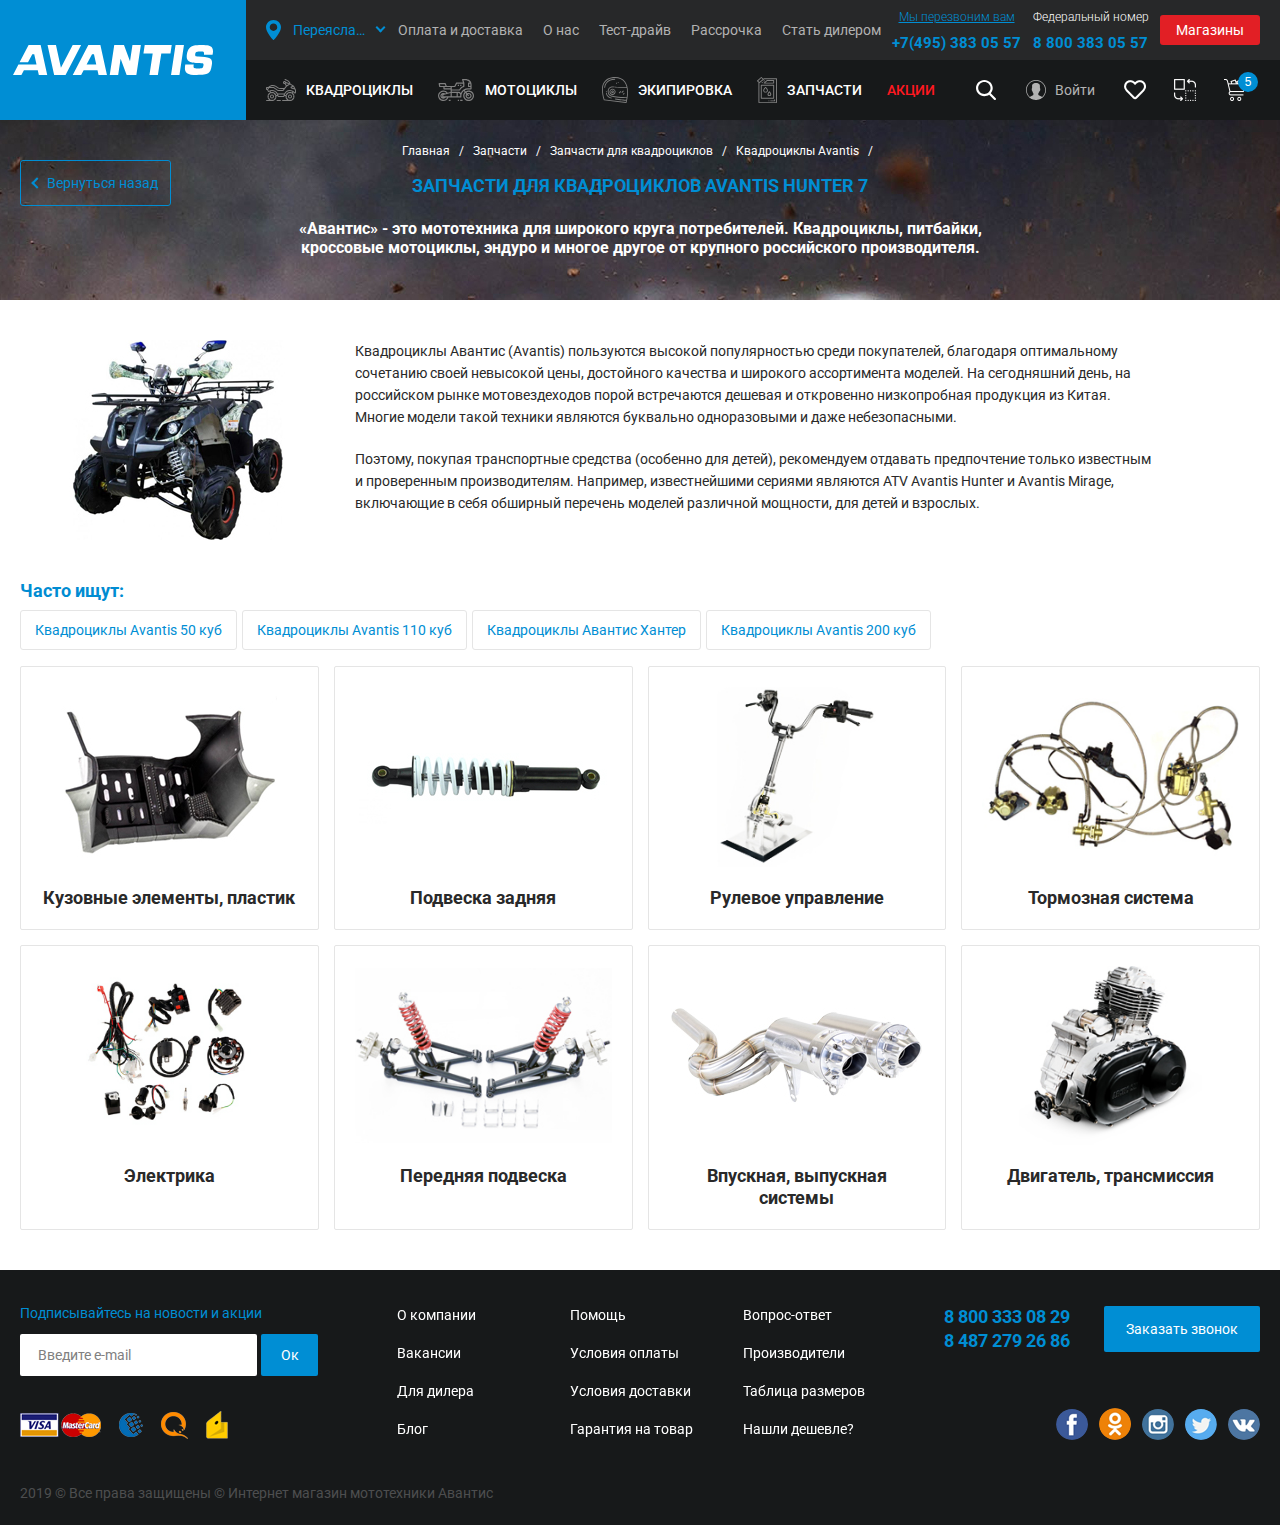
<file: model.html>
<!DOCTYPE html>
<html lang="ru">
	<head>
		<meta http-equiv="Content-Type" content="text/html; charset=utf-8">
		<!-- Переключение IE в последнию версию, на случай если в настройках пользователя стоит меньшая -->
		<meta http-equiv="X-UA-Compatible" content="IE=edge">

		<!-- Адаптирование страницы для мобильных устройств -->
		<meta name="viewport" content="width=device-width, initial-scale=1, maximum-scale=1">

		<!-- Запрет распознования номера телефона -->
		<meta name="format-detection" content="telephone=no">
		<meta name="SKYPE_TOOLBAR" content ="SKYPE_TOOLBAR_PARSER_COMPATIBLE">

		<!-- Заголовок страницы -->
		<title>Заголовок страницы</title>

		<!-- Данное значение часто используют(использовали) поисковые системы -->
		<meta name="description" content="">
		<meta name="keywords" content="">

		<!-- Традиционная иконка сайта, размер 16x16, прозрачность поддерживается. Рекомендуемый формат: .ico или .png -->
		<link rel="shortcut icon" href="images/favicon.ico">

		<!-- Подключение шрифтов с гугла -->
		<link href="https://fonts.googleapis.com/css?family=Roboto:300,300i,400,400i,500,500i,700,700i,900,900i&display=swap&subset=cyrillic" rel="stylesheet">

		<!-- Подключение файлов стилей -->
		<link rel="stylesheet" href="css/ion.rangeSlider.css">
		<link rel="stylesheet" href="css/owl.carousel.css">
		<link rel="stylesheet" href="css/fancybox.css">
		<link rel="stylesheet" href="css/bxslider.css">
		<link rel="stylesheet" href="css/styles.css">

		<link rel="stylesheet" href="css/response_1341.css" media="(max-width: 1341px)">
		<link rel="stylesheet" href="css/response_1261.css" media="(max-width: 1261px)">
		<link rel="stylesheet" href="css/response_1023.css" media="(max-width: 1023px)">
		<link rel="stylesheet" href="css/response_767.css" media="(max-width: 767px)">
		<link rel="stylesheet" href="css/response_479.css" media="(max-width: 479px)">
		<link rel="stylesheet" href="css/response_374.css" media="(max-width: 374px)">
	</head>

	<body>
		<div class="wrap bg_white">
			<div class="main">
				<!-- Шапка -->
				<header>
					<button type="button" class="close">
						<span></span>
						<span></span>
					</button>


					<div class="mob_scroll">
						<div class="logo">
							<div>
								<img src="images/logo.svg" alt="">
							</div>
						</div>


						<div class="top">
							<div class="cont flex">

								<div class="city">
									<button class="link modal_link" data-content="#city_modal">
										<span>Переяславль-Залесский</span>
									</button>
								</div>


								<nav class="menu flex">
									<div class="item">
										<a href="/">Оплата и доставка</a>
									</div>

									<div class="item">
										<a href="/">О нас</a>
									</div>

									<div class="item">
										<a href="/">Тест-драйв</a>
									</div>

									<div class="item">
										<a href="/">Рассрочка</a>
									</div>

									<div class="item">
										<a href="/">Стать дилером</a>
									</div>
								</nav>


								<div class="contacts">
									<button class="callback_link modal_link" data-content="#callback_modal">Мы перезвоним вам</button>

									<div class="phone">
										<a href="tel:+74953830557">+7(495) 383 05 57</a>
									</div>
								</div>


								<div class="contacts">
									<div>Федеральный номер</div>

									<div class="phone">
										<a href="tel:88003830557">8 800 383 05 57</a>
									</div>
								</div>


								<button class="shops_link">Магазины</button>

							</div>
						</div>


						<div class="info">
							<div class="cont flex">

								<div class="cats flex">
									<div class="item">
										<a href="/">
											<svg class="icon" width="30px" height="22px">
												<use xlink:href="#ic_cat1">
											</svg>
											КВАДРОЦИКЛЫ
										</a>
									</div>

									<div class="item">
										<a href="/" class="sub_link">
											<svg class="icon" width="37px" height="22px">
												<use xlink:href="#ic_cat2">
											</svg>
											МОТОЦИКЛЫ<span class="arr"></span>
										</a>

										<div class="sub_cats">
											<div class="flex">
												<div class="cat">
													<a href="/" class="main">
														<div class="name">ПИТБАЙКИ</div>

														<img data-src="images/tmp/sub_cats_thumb.png" alt="" class="lozad">
													</a>

													<div class="sub">
														<div class="block">
															<div class="title">ПО ОБЪЁМУ ДВИГАТЕЛЯ</div>

															<div><a href="/">50 куб.</a></div>
															<div><a href="/">110 куб.</a></div>
															<div><a href="/">125 куб.</a></div>
															<div><a href="/">140 куб.</a></div>
															<div><a href="/">150 куб.</a></div>
															<div><a href="/">250 куб.</a></div>
														</div>

														<div class="block">
															<div class="title">ПО ВОЗРАСТУ</div>

															<div><a href="/">Детские</a></div>
															<div><a href="/">Подростковые</a></div>
															<div><a href="/">От 10 до 13 лет</a></div>
															<div><a href="/">От 10 до 14 лет</a></div>
															<div><a href="/">От 10 до 15 лет</a></div>
															<div><a href="/">От 10 до 18 лет</a></div>
															<div><a href="/">От 11 до 15 лет</a></div>
														</div>

														<div class="block">
															<div class="title">ПО СТОИМОСТИ</div>

															<div><a href="/">Дорогие</a></div>
															<div><a href="/">Недорогие</a></div>
															<div><a href="/">До 30 тыс.</a></div>
														</div>

														<div class="block">
															<div class="title">ПОПУЛЯРНЫЕ ЗАПРОСЫ</div>

															<div><a href="/">Лучшие</a></div>
															<div><a href="/">Новые</a></div>
															<div><a href="/">Китайские</a></div>
														</div>

														<div class="block">
															<div class="title">ПО БРЕНДУ</div>

															<div><a href="/">Avantis</a></div>
															<div><a href="/">Kayo</a></div>
															<div><a href="/">Мотоленд</a></div>
														</div>
													</div>
												</div>


												<div class="cat">
													<a href="/" class="main">
														<div class="name">КРОССОВЫЕ</div>

														<img data-src="images/tmp/sub_cats_thumb2.png" alt="" class="lozad">
													</a>

													<div class="sub">
														<div class="block">
															<div class="title">ПО ОБЪЁМУ ДВИГАТЕЛЯ</div>

															<div><a href="/">50 куб.</a></div>
															<div><a href="/">110 куб.</a></div>
															<div><a href="/">125 куб.</a></div>
															<div><a href="/">140 куб.</a></div>
															<div><a href="/">150 куб.</a></div>
															<div><a href="/">190 куб.</a></div>
															<div><a href="/">250 куб.</a></div>
															<div><a href="/">300 куб.</a></div>
															<div><a href="/">450 куб.</a></div>
														</div>

														<div class="block">
															<div class="title">ПО ВОЗРАСТУ</div>

															<div><a href="/">Подростковые</a></div>
															<div><a href="/">Взрослые</a></div>
															<div><a href="/">От 10 до 14 лет</a></div>
															<div><a href="/">От 10 до 15 лет</a></div>
															<div><a href="/">От 10 до 18 лет</a></div>
														</div>

														<div class="block">
															<div class="title">ПО СТОИМОСТИ</div>

															<div><a href="/">Дорогие</a></div>
															<div><a href="/">Недорогие</a></div>
														</div>

														<div class="block">
															<div class="title">ПО БРЕНДУ</div>

															<div><a href="/">Avantis</a></div>
															<div><a href="/">Kayo</a></div>
															<div><a href="/">Мотоленд</a></div>
														</div>
													</div>
												</div>


												<div class="cat">
													<a href="/" class="main">
														<div class="name">ЭНДУРО</div>

														<img data-src="images/tmp/sub_cats_thumb3.png" alt="" class="lozad">
													</a>

													<div class="sub">
														<div class="block">
															<div class="title">ПО ОБЪЁМУ ДВИГАТЕЛЯ</div>

															<div><a href="/">200 куб.</a></div>
															<div><a href="/">250 куб.</a></div>
															<div><a href="/">300 куб.</a></div>
															<div><a href="/">400 куб.</a></div>
															<div><a href="/">450 куб.</a></div>
														</div>

														<div class="block">
															<div class="title">ПОПУЛЯРНЫЕ ЗАПРОСЫ</div>

															<div><a href="/">Лучшие</a></div>
															<div><a href="/">Новые</a></div>
															<div><a href="/">Китайские</a></div>
														</div>

														<div class="block">
															<div class="title">ПО СТОИМОСТИ</div>

															<div><a href="/">Дорогие</a></div>
															<div><a href="/">Недорогие</a></div>
														</div>

														<div class="block">
															<div class="title">ПО БРЕНДУ</div>

															<div><a href="/">Avantis</a></div>
															<div><a href="/">Kayo</a></div>
															<div><a href="/">Мотоленд</a></div>
														</div>
													</div>
												</div>


												<div class="cat">
													<a href="/" class="main">
														<div class="name">МОТАРДЫ</div>

														<img data-src="images/tmp/sub_cats_thumb4.png" alt="" class="lozad">
													</a>

													<div class="sub">
														<div class="block">
															<div class="title">ПО ОБЪЁМУ ДВИГАТЕЛЯ</div>

															<div><a href="/">125 куб.</a></div>
														</div>

														<div class="block">
															<div class="title">ПО БРЕНДУ</div>

															<div><a href="/">Мотоленд</a></div>
														</div>
													</div>
												</div>


												<div class="cat">
													<a href="/" class="main">
														<div class="name">МИНИБАЙКИ - ЭЛЕКТРИЧЕСКИЕ</div>

														<img data-src="images/tmp/sub_cats_thumb5.png" alt="" class="lozad">
													</a>

													<div class="sub">
														<div class="block">
															<div class="title">ДЕТСКИЕ</div>

															<div><a href="/">От 5 лет</a></div>
															<div><a href="/">От 6 лет</a></div>
															<div><a href="/">От 7 лет</a></div>
															<div><a href="/">От 8 лет</a></div>
															<div><a href="/">От 9 лет</a></div>
														</div>
													</div>
												</div>
											</div>
										</div>
									</div>

									<div class="item">
										<a href="/">
											<svg class="icon" width="26px" height="26px">
												<use xlink:href="#ic_cat3">
											</svg>
											ЭКИПИРОВКА
										</a>
									</div>

									<div class="item">
										<a href="/">
											<svg class="icon" width="20px" height="26px">
												<use xlink:href="#ic_cat4">
											</svg>
											ЗАПЧАСТИ
										</a>
									</div>

									<div class="item">
										<a href="/" class="red">АКЦИИ</a>
									</div>
								</div>


								<div class="search">
									<button class="link modal_link" data-content="#search_modal">
										<img src="images/ic_search.svg" alt="">
									</button>
								</div>


								<div class="account">
									<button class="login_link modal_link" data-content="#login_modal">Войти</button>

									<!--a href="/" class="user">Константин</a-->
								</div>


								<div class="links">
									<a href="/" class="favorite_link">
										<img src="images/ic_favorite.png" alt="">
									</a>

									<a href="/" class="compare_link">
										<img src="images/ic_compare.png" alt="">
									</a>

									<button class="cart_link modal_link" data-content="#cart_modal">
										<img src="images/ic_cart.png" alt="">
										<div class="count">5</div>
									</button>
								</div>
							</div>
						</div>
					</div>
				</header>


				<div class="mob_header">
					<div class="cont">

						<div class="logo">
							<div>
								<img src="images/logo.svg" alt="">
							</div>
						</div>


						<div class="contacts">
							<div class="phone">
								<a href="tel:4953830557">(495) 383 05 57</a>
							</div>

							<button class="callback_link modal_link" data-content="#callback_modal">Перезвонить?</button>
						</div>


						<div class="links">
							<a href="/" class="favorite_link">
								<img src="images/ic_favorite.png" alt="">
							</a>

							<a href="/" class="compare_link">
								<img src="images/ic_compare.png" alt="">
							</a>

							<button class="cart_link modal_link" data-content="#cart_modal">
								<img src="images/ic_cart.png" alt="">
								<div class="count">5</div>
							</button>
						</div>


						<div class="search">
							<button class="link modal_link" data-content="#search_modal">
								<img src="images/ic_search.svg" alt="">
							</button>
						</div>


						<div class="account">
							<button class="login_link modal_link" data-content="#login_modal">Войти</button>

							<!--a href="/" class="user">Константин</a-->
						</div>


						<button type="button" class="mob_menu_link">
							<span></span>
							<span></span>
							<span></span>
						</button>

					</div>
				</div>
				<!-- End Шапка -->


				<!-- Основная часть -->
				<section class="page_head block">
					<div class="cont">

						<a href="/" class="back_link">Вернуться назад</a>

						<div class="breadcrumbs">
							<a href="/">Главная</a> <span class="sep">/</span>
							<a href="/">Запчасти</a> <span class="sep">/</span>
							<a href="/">Запчасти для квадроциклов</a> <span class="sep">/</span>
							<a href="/">Квадроциклы Avantis</a> <span class="sep">/</span>
						</div>

						<h1 class="page_title">Запчасти для квадроциклов Avantis Hunter 7</h1>

						<div class="page_desc">«Авантис» - это мототехника для широкого круга потребителей. Квадроциклы, питбайки, кроссовые мотоциклы, эндуро и многое другое от крупного российского производителя.</div>

					</div>

					<img data-src="images/tmp/bg_page_head.jpg" alt="" class="bg lozad">
				</section>


				<section class="model_info block">
					<div class="cont">

						<div class="thumb">
							<img data-src="images/tmp/brand_cat_thumb2.jpg" alt="" class="lozad">
						</div>


						<div class="text_block">
							<p>
								Квадроциклы Авантис (Avantis) пользуются высокой популярностью среди покупателей, благодаря оптимальному сочетанию своей невысокой цены, достойного качества и широкого ассортимента моделей. На сегодняшний день, на российском рынке мотовездеходов порой встречаются дешевая и откровенно низкопробная продукция из Китая. Многие модели такой техники являются буквально одноразовыми и даже небезопасными.
							</p>

							<p>
								Поэтому, покупая транспортные средства (особенно для детей), рекомендуем отдавать предпочтение только известным и проверенным производителям. Например, известнейшими сериями являются ATV Avantis Hunter и Avantis Mirage, включающие в себя обширный перечень моделей различной мощности, для детей и взрослых.
							</p>
						</div>

					</div>
				</section>


				<section class="model_cats block">
					<div class="cont">

						<div class="list">
							<div class="title">Часто ищут:</div>

							<div class="items">
								<a href="/">Квадроциклы Avantis 50 куб</a>
								<a href="/">Квадроциклы Avantis 110 куб</a>
								<a href="/">Квадроциклы Авантис Хантер</a>
								<a href="/">Квадроциклы Avantis 200 куб</a>
							</div>
						</div>


						<div class="flex">
							<a href="/" class="cat">
								<div class="thumb">
									<div class="img">
										<img data-src="images/tmp/model_cat_thumb.jpg" alt="" class="lozad">
									</div>
								</div>

								<div class="name">Кузовные элементы, пластик</div>
							</a>


							<a href="/" class="cat">
								<div class="thumb">
									<div class="img">
										<img data-src="images/tmp/model_cat_thumb2.jpg" alt="" class="lozad">
									</div>
								</div>

								<div class="name">Подвеска задняя</div>
							</a>


							<a href="/" class="cat">
								<div class="thumb">
									<div class="img">
										<img data-src="images/tmp/model_cat_thumb3.jpg" alt="" class="lozad">
									</div>
								</div>

								<div class="name">Рулевое управление</div>
							</a>


							<a href="/" class="cat">
								<div class="thumb">
									<div class="img">
										<img data-src="images/tmp/model_cat_thumb4.jpg" alt="" class="lozad">
									</div>
								</div>

								<div class="name">Тормозная система</div>
							</a>


							<a href="/" class="cat">
								<div class="thumb">
									<div class="img">
										<img data-src="images/tmp/model_cat_thumb5.jpg" alt="" class="lozad">
									</div>
								</div>

								<div class="name">Электрика</div>
							</a>


							<a href="/" class="cat">
								<div class="thumb">
									<div class="img">
										<img data-src="images/tmp/model_cat_thumb6.jpg" alt="" class="lozad">
									</div>
								</div>

								<div class="name">Передняя подвеска</div>
							</a>


							<a href="/" class="cat">
								<div class="thumb">
									<div class="img">
										<img data-src="images/tmp/model_cat_thumb7.jpg" alt="" class="lozad">
									</div>
								</div>

								<div class="name">Впускная, выпускная системы</div>
							</a>


							<a href="/" class="cat">
								<div class="thumb">
									<div class="img">
										<img data-src="images/tmp/model_cat_thumb8.jpg" alt="" class="lozad">
									</div>
								</div>

								<div class="name">Двигатель, трансмиссия</div>
							</a>
						</div>

					</div>
				</section>
				<!-- End Основная часть -->
			</div>


			<!-- Подвал -->
			<footer>
				<div class="info">
					<div class="cont flex">

						<div class="col_left">
							<div class="subscribe">
								<div class="title">Подписывайтесь на новости и акции</div>

								<form action="">
									<input type="email" name="" value="" placeholder="Введите e-mail" class="input">

									<button type="submit" class="submit_btn">Ок</button>
								</form>
							</div>


							<div class="payment">
								<img src="images/ic_payment1.png" alt="">
								<img src="images/ic_payment2.png" alt="">
								<img src="images/ic_payment3.png" alt="">
								<img src="images/ic_payment4.png" alt="">
							</div>
						</div>


						<div class="menu">
							<div><a href="/">О компании</a></div>
							<div><a href="/">Вакансии</a></div>
							<div><a href="/">Для дилера</a></div>
							<div><a href="/">Блог</a></div>
							<div><a href="/">Помощь</a></div>
							<div><a href="/">Условия оплаты</a></div>
							<div><a href="/">Условия доставки</a></div>
							<div><a href="/">Гарантия на товар</a></div>
							<div><a href="/">Вопрос-ответ</a></div>
							<div><a href="/">Производители</a></div>
							<div><a href="/">Таблица размеров</a></div>
							<div><a href="/">Нашли дешевле?</a></div>
						</div>


						<div class="col_right">
							<div class="contacts">
								<div class="phones">
									<div><a href="tel:88003330829">8 800 333 08 29</a></div>
									<div><a href="tel:84872792686">8 487 279 26 86</a></div>
								</div>

								<button class="callback_link modal_link" data-content="#callback_modal">Заказать звонок</button>
							</div>


							<div class="socials">
								<a href="/" target="_blank" rel="noopener nofollow">
									<img src="images/ic_soc1.png" alt="">
								</a>

								<a href="/" target="_blank" rel="noopener nofollow">
									<img src="images/ic_soc2.png" alt="">
								</a>

								<a href="/" target="_blank" rel="noopener nofollow">
									<img src="images/ic_soc3.png" alt="">
								</a>

								<a href="/" target="_blank" rel="noopener nofollow">
									<img src="images/ic_soc4.png" alt="">
								</a>

								<a href="/" target="_blank" rel="noopener nofollow">
									<img src="images/ic_soc5.png" alt="">
								</a>
							</div>
						</div>

					</div>
				</div>


				<div class="bottom">
					<div class="cont flex">

						<div class="copyright">
							2019 &copy; Все права защищены © Интернет магазин мототехники Авантис
						</div>

					</div>
				</div>
			</footer>
			<!-- End Подвал -->
		</div>


		<div class="overlay"></div>

		<div class="supports_error">
			Ваш браузер устарел рекомендуем обновить его до последней версии<br> или использовать другой более современный.
		</div>


		<section class="modal" id="callback_modal">
			<div class="modal_title">Заказать звонок</div>

			<div class="modal_data">
				<form action="" class="form">
					<div class="line">
						<div class="field">
							<input type="text" name="" value="" class="input">

							<div class="label">Ваше имя <span class="required">*</span></div>
						</div>
					</div>

					<div class="line">
						<div class="field">
							<input type="tel" name="" value="" class="input">

							<div class="label">Телефон <span class="required">*</span></div>
						</div>
					</div>


					<div class="submit">
						<button class="cancel close">Отменить</button>

						<button type="submit" class="submit_btn">Отправить</button>
					</div>
				</form>
			</div>
		</section>


		<section class="modal" id="login_modal">
			<div class="modal_title">Вход в личный кабинет</div>

			<div class="modal_data">
				<form action="" class="form">
					<div class="line">
						<div class="field">
							<input type="email" name="" value="" class="input">

							<div class="label">E-mail <span class="required">*</span></div>
						</div>
					</div>

					<div class="line">
						<div class="field">
							<input type="password" name="" value="" class="input">

							<div class="label">Пароль <span class="required">*</span></div>
						</div>

						<div class="field flex">
							<div class="remember">
								<input type="checkbox" name="remember" id="remember_check" checked>
								<label for="remember_check">Запомнить меня</label>
							</div>

							<a href="#" class="recovery_link">Забыли пароль?</a>
						</div>
					</div>

					<div class="line soc_auth">
						<div class="name">Или авторизируйтесь через социальные сети:</div>

						<a href="#">
							<img src="images/ic_soc_auth1.png" alt="">
						</a>

						<a href="#">
							<img src="images/ic_soc_auth2.png" alt="">
						</a>

						<a href="#">
							<img src="images/ic_soc_auth3.png" alt="">
						</a>
					</div>


					<div class="submit">
						<a href="/" class="register_link">Зарегестрироваться</a>

						<button type="submit" class="submit_btn">Войти</button>
					</div>
				</form>
			</div>
		</section>


		<section class="modal" id="city_modal">
			<div class="modal_data">
				<form action="" class="form">
					<div class="modal_title">Выберите город</div>

					<select name="">
						<option value="1">Москва</option>
						<option value="2">Москва</option>
						<option value="3">Москва</option>
						<option value="4">Москва</option>
						<option value="5">Москва</option>
						<option value="1">Москва</option>
						<option value="2">Москва</option>
						<option value="3">Москва</option>
						<option value="4">Москва</option>
						<option value="5">Москва</option>
					</select>

					<div class="exp">Выберите ближайший к себе центр обслуживания для получения заказа</div>


					<div class="shops">
						<div class="custom_scroll">
							<input type="radio" name="shops" id="shops_check1">
							<label for="shops_check1">
								<div>
									<b>Москва</b>, ул. Дорожная 3к6<br>
									+7 495 120 15 30<br>
									пн-вс 09-00 - 21-00
								</div>
							</label>

							<input type="radio" name="shops" id="shops_check2" checked>
							<label for="shops_check2">
								<div>
									<b>Москва</b>, 65-й км МКАД, вл.1, партнёрский магазин Авантис (админ. Здание ТК "Синдика")<br>
									тел. +7 (499) 653-56-09<br>
									пн-вс 09-00 - 21-00
								</div>
							</label>

							<input type="radio" name="shops" id="shops_check3">
							<label for="shops_check3">
								<div>
									<b>Москва</b>, ул. Дорожная 3к6<br>
									+7 495 120 15 30<br>
									пн-вс 09-00 - 21-00
								</div>
							</label>

							<input type="radio" name="shops" id="shops_check4">
							<label for="shops_check4">
								<div>
									<b>Москва</b>, 65-й км МКАД, вл.1, партнёрский магазин Авантис (админ. Здание ТК "Синдика")<br>
									тел. +7 (499) 653-56-09<br>
									пн-вс 09-00 - 21-00
								</div>
							</label>
						</div>
					</div>


					<div class="submit">
						<button class="cancel close">Отменить</button>

						<button type="submit" class="submit_btn">Выбрать</button>
					</div>
				</form>


				<div class="map">

				</div>
			</div>
		</section>


		<section class="modal" id="cart_modal">
			<div class="modal_title">Корзина</div>

			<div class="modal_data">
				<div class="product">
					<a href="/" class="thumb">
						<img data-src="images/tmp/product_list_thumb1.jpg" alt="" class="lozad">
					</a>

					<div class="info">
						<div class="name">
							<a href="/">Бак топливный металлический 125 сс (2015) 3,5л</a>
						</div>
					</div>

					<div class="amount">
					    <button type="button" class="minus"></button>

					    <input type="text" value="1" class="input"
					      data-minimum="1" data-maximum="99" data-step="1" data-unit="" maxlength="2">

					    <button type="button" class="plus"></button>
					</div>

					<div class="price">
						<img src="images/ic_multiply.png" alt="">
						<div>167 990 руб.</div>
					</div>

					<div class="price total">
						<div>167 990 руб.</div>
					</div>

					<button class="del">
						<img src="images/ic_del.svg" alt="">
					</button>
				</div>


				<div class="product">
					<a href="/" class="thumb">
						<img data-src="images/tmp/product_list_thumb1.jpg" alt="" class="lozad">
					</a>

					<div class="info">
						<div class="name">
							<a href="/">Бак топливный металлический 125 сс (2015) 3,5л</a>
						</div>
					</div>

					<div class="amount">
					    <button type="button" class="minus"></button>

					    <input type="text" value="1" class="input"
					      data-minimum="1" data-maximum="99" data-step="1" data-unit="" maxlength="2">

					    <button type="button" class="plus"></button>
					</div>

					<div class="price">
						<img src="images/ic_multiply.png" alt="">
						<div>167 990 руб.</div>
					</div>

					<div class="price total">
						<div>167 990 руб.</div>
					</div>

					<button class="del">
						<img src="images/ic_del.svg" alt="">
					</button>
				</div>


				<div class="product">
					<a href="/" class="thumb">
						<img data-src="images/tmp/product_list_thumb1.jpg" alt="" class="lozad">
					</a>

					<div class="info">
						<div class="name">
							<a href="/">Бак топливный металлический 125 сс (2015) 3,5л</a>
						</div>
					</div>

					<div class="amount">
					    <button type="button" class="minus"></button>

					    <input type="text" value="1" class="input"
					      data-minimum="1" data-maximum="99" data-step="1" data-unit="" maxlength="2">

					    <button type="button" class="plus"></button>
					</div>

					<div class="price">
						<img src="images/ic_multiply.png" alt="">
						<div>167 990 руб.</div>
					</div>

					<div class="price total">
						<div>167 990 руб.</div>
					</div>

					<button class="del">
						<img src="images/ic_del.svg" alt="">
					</button>
				</div>


				<div class="cart_total">
					<div class="count">Количество: <b>4</b></div>

					Сумма заказа: <div class="val"><span>263 960</span> руб.</div>
				</div>


				<div class="links">
					<button class="close continue">Продолжить покупки</button>

					<a href="/" class="checkout_link">Оформить заказ</a>
				</div>
			</div>
		</section>


		<section class="modal" id="search_modal">
			<div class="modal_data">
				<form action="">
					<input type="text" name="" value="" placeholder="Поиск по сайту..." class="input">

					<button type="submit" class="submit_btn"></button>

					<div class="in_category">
						<div class="title">Показать результаты поиска в категории:</div>

						<div class="categories">
							<input type="radio" name="categories" id="categories_check1" disabled>
							<label for="categories_check1">техника</label>

							<input type="radio" name="categories" id="categories_check2" disabled>
							<label for="categories_check2">запчасти и аксесуары</label>
						</div>

						<div class="remember">
							<input type="checkbox" name="remember" id="search_remember_check">
							<label for="search_remember_check">Запомнить выбор</label>
						</div>
					</div>
				</form>
			</div>
		</section>


		<svg style="display:none;">
			<symbol id="ic_cat1">
				<path d="M29.344,14.441 C28.942,14.589 28.490,14.466 28.219,14.134 C27.910,13.764 27.560,13.430 27.176,13.139 L26.674,13.892 C26.844,14.017 27.006,14.154 27.157,14.302 C27.166,14.309 27.177,14.312 27.186,14.321 C27.195,14.330 27.198,14.341 27.206,14.351 C28.925,16.093 28.929,18.892 27.217,20.640 C27.202,20.675 27.174,20.703 27.139,20.717 C26.301,21.540 25.173,22.000 23.999,22.000 L16.500,22.000 C16.223,22.000 16.000,21.776 16.000,21.500 C16.000,21.224 16.223,21.000 16.500,21.000 L21.178,21.000 C21.063,20.908 20.953,20.810 20.848,20.706 C20.839,20.698 20.827,20.695 20.818,20.687 C20.810,20.678 20.807,20.667 20.799,20.658 C19.841,19.696 19.373,18.350 19.529,17.000 L18.525,17.000 C18.523,17.029 18.517,17.056 18.515,17.085 C18.471,17.603 18.037,18.001 17.517,18.001 L12.482,18.001 C11.962,18.001 11.529,17.604 11.484,17.087 C11.482,17.058 11.474,17.030 11.474,17.000 L10.470,17.000 C10.625,18.341 10.164,19.679 9.217,20.640 C9.203,20.675 9.175,20.703 9.140,20.717 C8.301,21.540 7.174,22.000 6.000,22.000 L0.500,22.000 C0.224,22.000 -0.000,21.776 -0.000,21.500 C-0.000,21.224 0.224,21.000 0.500,21.000 L3.178,21.000 C3.064,20.908 2.954,20.810 2.849,20.706 C2.839,20.698 2.827,20.695 2.819,20.687 C2.810,20.678 2.807,20.667 2.800,20.658 C1.064,18.905 1.068,16.079 2.809,14.331 C2.813,14.327 2.814,14.323 2.818,14.319 C2.821,14.315 2.826,14.314 2.830,14.310 C3.165,13.979 3.549,13.703 3.969,13.491 L3.679,12.620 C3.541,12.693 3.401,12.771 3.259,12.856 C3.012,13.006 2.712,13.040 2.437,12.952 C2.162,12.864 1.939,12.661 1.824,12.395 L1.180,11.001 L1.000,11.001 C0.448,11.001 -0.000,10.554 -0.000,10.001 L-0.000,9.002 C-0.000,8.449 0.448,8.001 1.000,8.001 L2.293,8.001 L2.512,7.782 C4.561,5.733 7.771,5.415 10.182,7.023 L11.872,8.149 C12.705,8.706 13.686,9.002 14.688,9.002 L18.310,9.002 L19.895,6.965 L18.704,4.982 C18.636,4.993 18.568,5.000 18.499,5.002 C17.722,5.003 17.073,4.409 17.005,3.635 C16.938,2.860 17.474,2.163 18.240,2.029 C19.005,1.896 19.746,2.371 19.945,3.122 L23.363,4.261 C22.728,2.510 19.994,1.321 18.856,0.980 C18.685,0.929 18.554,0.790 18.513,0.616 C18.472,0.442 18.526,0.260 18.656,0.137 C18.786,0.014 18.972,-0.029 19.143,0.022 C19.355,0.086 24.192,1.572 24.485,4.702 L27.088,6.191 C27.315,6.322 27.524,6.484 27.709,6.670 C27.720,6.679 27.730,6.687 27.740,6.698 C27.960,6.921 28.144,7.177 28.286,7.457 L29.682,10.248 C29.890,10.666 29.998,11.126 29.999,11.593 L29.999,13.501 C30.004,13.922 29.741,14.299 29.344,14.441 ZM1.000,9.002 L1.000,10.001 L1.250,10.001 L2.000,9.002 L1.000,9.002 ZM18.499,3.002 C18.223,3.002 17.999,3.226 17.999,3.502 C17.999,3.778 18.223,4.002 18.499,4.002 C18.776,4.002 18.999,3.778 18.999,3.502 C18.999,3.226 18.776,3.002 18.499,3.002 ZM20.540,17.992 C20.622,18.579 20.854,19.135 21.212,19.607 C21.407,19.457 21.682,19.475 21.856,19.649 C22.030,19.822 22.048,20.097 21.899,20.292 C22.370,20.649 22.923,20.879 23.507,20.962 C23.524,20.703 23.739,20.501 23.999,20.501 C24.259,20.501 24.475,20.703 24.491,20.962 C25.077,20.880 25.632,20.649 26.104,20.291 C25.957,20.096 25.975,19.823 26.148,19.650 C26.321,19.478 26.594,19.459 26.789,19.607 C27.146,19.135 27.377,18.580 27.460,17.994 C27.201,17.977 26.999,17.762 26.999,17.502 C26.999,17.242 27.201,17.027 27.460,17.010 C27.378,16.425 27.148,15.871 26.791,15.400 C26.597,15.554 26.319,15.537 26.144,15.362 C25.969,15.187 25.953,14.908 26.106,14.714 C25.634,14.356 25.078,14.125 24.491,14.042 C24.475,14.301 24.259,14.503 23.999,14.503 C23.739,14.503 23.524,14.301 23.507,14.042 C22.922,14.124 22.367,14.355 21.896,14.712 C22.048,14.907 22.031,15.185 21.856,15.359 C21.681,15.534 21.404,15.551 21.209,15.399 L21.209,15.397 C20.852,15.869 20.622,16.423 20.540,17.008 C20.799,17.025 21.002,17.240 21.002,17.501 C21.002,17.761 20.799,17.976 20.540,17.992 ZM19.762,16.001 C19.983,15.375 20.341,14.805 20.808,14.333 C20.811,14.329 20.813,14.324 20.816,14.321 C20.820,14.317 20.825,14.316 20.828,14.313 C22.138,13.006 24.117,12.638 25.809,13.386 L26.334,12.597 C25.615,12.213 24.814,12.008 23.999,12.001 C21.544,12.012 19.390,13.641 18.712,16.001 L19.762,16.001 ZM12.481,17.013 L17.517,17.000 C17.558,16.490 17.660,15.986 17.821,15.500 L12.176,15.500 C12.338,15.991 12.440,16.499 12.481,17.013 ZM11.289,16.001 C10.610,13.641 8.456,12.011 6.000,12.001 C5.525,12.002 5.053,12.079 4.602,12.227 L4.909,13.143 C6.431,12.752 8.047,13.192 9.159,14.302 C9.168,14.309 9.179,14.312 9.188,14.321 C9.197,14.330 9.199,14.341 9.208,14.351 C9.667,14.819 10.019,15.382 10.239,16.001 L11.289,16.001 ZM3.896,14.712 C4.048,14.907 4.031,15.185 3.856,15.359 C3.682,15.534 3.404,15.551 3.210,15.399 C2.852,15.871 2.621,16.425 2.539,17.010 C2.799,17.027 3.001,17.242 3.001,17.502 C3.001,17.763 2.799,17.978 2.539,17.994 C2.622,18.581 2.853,19.137 3.211,19.609 C3.407,19.461 3.681,19.478 3.856,19.650 C4.027,19.824 4.046,20.096 3.900,20.292 C4.370,20.649 4.924,20.879 5.508,20.962 C5.524,20.703 5.740,20.501 6.000,20.501 C6.260,20.501 6.475,20.703 6.492,20.962 C7.078,20.880 7.633,20.649 8.104,20.291 C7.957,20.096 7.976,19.823 8.148,19.650 C8.321,19.478 8.595,19.459 8.789,19.607 C9.147,19.135 9.378,18.580 9.461,17.994 C9.201,17.977 8.999,17.762 8.999,17.502 C8.999,17.242 9.201,17.027 9.461,17.010 C9.378,16.425 9.148,15.871 8.792,15.400 C8.597,15.554 8.319,15.537 8.144,15.362 C7.969,15.187 7.953,14.908 8.106,14.714 C7.634,14.356 7.078,14.125 6.492,14.042 C6.475,14.301 6.260,14.503 6.000,14.503 C5.740,14.503 5.524,14.301 5.508,14.042 C4.922,14.124 4.368,14.355 3.896,14.712 ZM14.688,10.001 C13.488,10.003 12.315,9.647 11.317,8.980 L9.628,7.854 C8.794,7.298 7.814,7.001 6.811,7.001 C5.723,7.000 4.665,7.351 3.793,8.001 L7.200,8.001 C7.495,8.002 7.783,8.088 8.029,8.251 L12.025,10.917 C12.107,10.972 12.204,11.001 12.302,11.001 L16.510,11.001 C16.664,11.001 16.810,10.929 16.905,10.807 L17.532,10.001 L14.688,10.001 ZM19.849,4.145 C19.783,4.283 19.697,4.409 19.594,4.521 L20.676,6.325 L22.780,5.122 L19.849,4.145 ZM27.393,7.905 C27.351,7.821 27.303,7.739 27.249,7.662 L25.510,8.451 L28.040,9.198 L27.393,7.905 ZM28.786,10.695 L28.649,10.422 L25.217,9.418 C24.810,9.300 24.522,8.939 24.497,8.516 C24.473,8.093 24.717,7.702 25.107,7.536 L26.399,6.952 L23.999,5.577 L20.833,7.387 L17.695,11.422 C17.411,11.789 16.973,12.002 16.510,12.001 L12.302,12.001 C12.006,12.002 11.717,11.915 11.471,11.751 L7.477,9.085 C7.395,9.031 7.298,9.002 7.200,9.002 L3.250,9.002 L2.079,10.562 L2.738,11.989 C3.713,11.363 4.842,11.021 6.000,11.001 C8.419,11.011 10.634,12.358 11.755,14.501 L18.242,14.501 C19.231,12.546 21.154,11.236 23.335,11.031 C25.516,10.826 27.650,11.756 28.986,13.493 L28.997,11.595 C28.998,11.283 28.925,10.975 28.786,10.695 ZM8.000,17.501 C8.000,18.605 7.104,19.500 6.000,19.500 C4.895,19.500 4.000,18.605 4.000,17.501 C4.000,16.396 4.895,15.500 6.000,15.500 C7.104,15.500 8.000,16.396 8.000,17.501 ZM5.000,17.501 C5.000,18.053 5.447,18.500 6.000,18.500 C6.552,18.500 7.000,18.053 7.000,17.501 C7.000,16.948 6.552,16.501 6.000,16.501 C5.447,16.501 5.000,16.948 5.000,17.501 ZM23.999,15.500 C25.104,15.500 25.999,16.396 25.999,17.501 C25.999,18.605 25.104,19.500 23.999,19.500 C22.895,19.500 21.999,18.605 21.999,17.501 C21.999,16.396 22.895,15.500 23.999,15.500 ZM23.999,18.500 C24.552,18.500 24.999,18.053 24.999,17.501 C24.999,16.948 24.552,16.501 23.999,16.501 C23.447,16.501 22.999,16.948 22.999,17.501 C22.999,18.053 23.447,18.500 23.999,18.500 ZM11.000,21.000 L14.499,21.000 C14.776,21.000 15.000,21.224 15.000,21.500 C15.000,21.776 14.776,22.000 14.499,22.000 L11.000,22.000 C10.723,22.000 10.500,21.776 10.500,21.500 C10.500,21.224 10.723,21.000 11.000,21.000 Z"/>
			</symbol>

			<symbol id="ic_cat2">
				<path d="M30.594,11.579 C32.026,11.578 33.400,12.125 34.413,13.100 C36.526,15.133 36.530,18.432 34.423,20.469 C32.316,22.506 28.895,22.511 26.782,20.478 C24.670,18.446 24.666,15.147 26.773,13.109 L25.770,11.900 C24.263,13.108 23.391,14.900 23.391,16.790 L23.391,17.947 C23.391,18.267 23.122,18.526 22.790,18.526 L10.478,18.526 C10.125,19.494 9.483,20.339 8.634,20.955 C6.255,22.682 2.875,22.222 1.084,19.927 C-0.706,17.633 -0.229,14.373 2.150,12.646 C4.529,10.920 7.909,11.380 9.700,13.674 L12.585,12.879 L12.585,10.421 L5.982,10.421 C5.650,10.421 5.382,10.162 5.382,9.842 L5.382,8.105 L1.780,8.105 C1.495,8.105 1.249,7.912 1.192,7.642 L0.591,4.747 C0.583,4.709 0.579,4.670 0.579,4.631 C0.579,4.312 0.848,4.053 1.180,4.053 L7.183,4.053 C7.428,4.053 7.649,4.197 7.740,4.417 L8.790,6.947 L16.416,6.947 L18.048,3.794 C18.150,3.597 18.360,3.473 18.588,3.474 L24.959,3.474 L24.022,0.762 C24.001,0.703 23.991,0.641 23.991,0.579 C23.991,0.259 24.260,-0.000 24.591,-0.000 L26.993,-0.000 C31.127,-0.000 33.596,2.164 33.596,5.789 L33.596,9.842 C33.596,10.162 33.327,10.421 32.996,10.421 L29.994,10.421 C28.861,10.421 27.747,10.704 26.761,11.242 L27.713,12.389 C28.574,11.860 29.573,11.579 30.594,11.579 ZM6.774,5.211 L1.912,5.211 L2.272,6.947 L7.495,6.947 L6.774,5.211 ZM12.585,8.105 L6.582,8.105 L6.582,9.263 L12.585,9.263 L12.585,8.105 ZM19.789,17.368 L22.190,17.368 L22.190,15.631 C22.190,14.672 21.384,13.895 20.389,13.895 L19.789,13.895 L19.789,17.368 ZM13.786,17.368 L18.588,17.368 L18.588,13.895 L13.786,13.895 L13.786,17.368 ZM5.367,12.737 C3.047,12.741 1.169,14.558 1.172,16.796 C1.176,19.035 3.061,20.846 5.382,20.842 C7.003,20.840 8.479,19.939 9.174,18.526 L7.778,18.526 C6.820,19.760 5.027,20.051 3.703,19.187 C2.333,18.294 1.974,16.498 2.900,15.176 C3.827,13.855 5.689,13.509 7.059,14.402 L8.443,14.021 C7.647,13.200 6.533,12.735 5.367,12.737 ZM4.206,15.484 C4.132,15.546 4.062,15.613 3.999,15.685 C3.367,16.409 3.462,17.490 4.213,18.100 C4.195,18.051 4.184,18.000 4.181,17.947 L4.181,15.631 C4.183,15.581 4.191,15.532 4.206,15.484 ZM12.585,14.083 L5.382,16.068 L5.382,17.368 L12.585,17.368 L12.585,14.083 ZM25.192,4.631 L18.959,4.631 L17.325,7.785 C17.223,7.981 17.015,8.106 16.788,8.105 L13.786,8.105 L13.786,10.421 L21.256,10.421 C22.182,8.953 23.557,7.797 25.192,7.114 L25.192,4.631 ZM32.395,5.789 C32.395,5.401 32.357,5.013 32.280,4.631 L31.195,4.631 L31.195,6.947 L32.395,6.947 L32.395,5.789 ZM29.994,9.263 L32.395,9.263 L32.395,8.105 L30.594,8.105 C30.263,8.105 29.994,7.846 29.994,7.526 L29.994,4.053 C29.994,3.733 30.263,3.474 30.594,3.474 L31.886,3.474 C30.866,1.514 28.533,1.158 26.993,1.158 L25.424,1.158 L26.362,3.870 C26.377,3.930 26.387,3.991 26.392,4.053 L26.392,7.526 C26.392,7.792 26.205,8.023 25.938,8.088 C25.919,8.093 23.741,8.667 22.104,11.298 C21.996,11.472 21.800,11.579 21.590,11.579 L13.786,11.579 L13.786,12.737 L20.389,12.737 C21.336,12.739 22.225,13.174 22.787,13.908 C23.997,11.099 26.840,9.267 29.994,9.263 ZM26.394,16.801 C26.397,19.035 28.277,20.845 30.594,20.842 C31.346,20.843 32.085,20.650 32.733,20.282 C34.733,19.146 35.399,16.662 34.222,14.733 C33.044,12.804 30.469,12.162 28.469,13.297 L29.235,14.223 C29.654,14.010 30.120,13.898 30.594,13.895 C32.252,13.895 33.596,15.191 33.596,16.790 C33.596,18.388 32.252,19.684 30.594,19.684 C28.937,19.684 27.593,18.388 27.593,16.790 C27.597,16.115 27.847,15.464 28.299,14.950 L27.533,14.024 C26.800,14.775 26.392,15.769 26.394,16.801 ZM30.125,17.151 L29.068,15.877 C28.886,16.159 28.791,16.485 28.794,16.817 C28.802,17.784 29.621,18.562 30.623,18.554 C31.626,18.546 32.432,17.756 32.424,16.789 C32.416,15.822 31.597,15.045 30.594,15.053 C30.394,15.054 30.196,15.088 30.008,15.154 L31.063,16.428 L30.125,17.151 ZM22.190,5.789 L23.391,5.789 L23.391,6.947 L22.190,6.947 L22.190,5.789 ZM19.789,5.789 L20.990,5.789 L20.990,6.947 L19.789,6.947 L19.789,5.789 ZM12.585,22.000 L10.785,22.000 L10.785,20.842 L12.585,20.842 L12.585,22.000 ZM20.990,22.000 L19.789,22.000 L19.789,20.842 L20.990,20.842 L20.990,22.000 ZM24.591,22.000 L22.190,22.000 L22.190,20.842 L24.591,20.842 L24.591,22.000 Z"/>
			</symbol>

			<symbol id="ic_cat3">
				<path d="M24.545,25.663 C24.495,25.861 24.321,26.000 24.121,26.000 C24.103,26.000 24.086,25.999 24.068,25.997 L2.141,23.307 C1.979,23.287 1.841,23.177 1.783,23.022 C0.627,19.657 0.024,16.118 0.000,12.552 C0.000,9.607 0.949,-0.000 13.157,-0.000 C17.380,-0.000 20.794,1.555 23.028,4.498 C26.385,8.921 26.909,16.239 24.545,25.663 ZM22.335,5.048 C20.273,2.331 17.099,0.896 13.157,0.896 C10.276,0.896 0.877,1.737 0.877,12.552 C0.913,15.918 1.466,19.258 2.514,22.450 L23.790,25.058 C23.901,24.608 23.999,24.165 24.097,23.724 C22.603,23.604 17.510,23.162 13.086,22.407 L13.231,21.524 C17.748,22.292 22.972,22.735 24.283,22.839 C24.402,22.244 24.509,21.658 24.603,21.082 C24.242,21.093 23.878,21.100 23.507,21.100 C17.411,21.100 10.087,19.732 10.007,19.716 C7.156,19.301 5.701,17.492 5.701,14.345 C5.701,11.349 7.767,9.414 10.964,9.414 C10.981,9.414 10.998,9.415 11.015,9.417 C11.092,9.426 18.611,10.318 24.611,10.197 C24.227,8.332 23.450,6.575 22.335,5.048 ZM10.939,10.310 C8.248,10.320 6.578,11.864 6.578,14.345 C6.578,17.050 7.713,18.477 10.149,18.832 C10.251,18.851 18.549,20.400 24.744,20.182 C25.234,17.173 25.250,14.104 24.792,11.090 C18.885,11.228 11.441,10.370 10.939,10.310 ZM20.741,17.165 L22.057,15.821 L22.677,16.455 L21.361,17.799 L20.741,17.165 ZM19.425,15.372 L21.179,13.579 L21.800,14.213 L20.045,16.006 L19.425,15.372 ZM16.793,15.821 L18.548,14.028 L19.168,14.662 L17.414,16.455 L16.793,15.821 ZM10.525,17.931 C8.830,17.931 7.455,16.526 7.455,14.793 C7.455,13.060 8.830,11.655 10.525,11.655 C12.220,11.657 13.593,13.061 13.595,14.793 C13.595,16.526 12.221,17.931 10.525,17.931 ZM10.525,12.552 C9.314,12.552 8.333,13.555 8.333,14.793 C8.333,16.031 9.314,17.035 10.525,17.035 C11.736,17.033 12.717,16.030 12.718,14.793 C12.718,13.555 11.736,12.552 10.525,12.552 ZM10.525,16.138 C9.799,16.138 9.210,15.536 9.210,14.793 C9.210,14.050 9.799,13.448 10.525,13.448 C11.252,13.448 11.841,14.050 11.841,14.793 C11.841,15.536 11.252,16.138 10.525,16.138 ZM10.525,14.345 C10.283,14.345 10.087,14.545 10.087,14.793 C10.087,15.041 10.283,15.241 10.525,15.241 C10.767,15.241 10.964,15.041 10.964,14.793 C10.964,14.545 10.767,14.345 10.525,14.345 ZM15.788,4.931 L16.665,4.931 L16.665,5.828 L15.788,5.828 L15.788,4.931 ZM14.034,5.828 L14.911,5.828 L14.911,6.724 L14.034,6.724 L14.034,5.828 ZM8.358,3.566 C5.192,4.841 3.413,7.276 3.068,10.804 L2.195,10.714 C3.103,1.434 13.077,1.788 13.176,1.793 L13.138,2.690 C11.505,2.675 9.884,2.972 8.358,3.566 ZM4.824,14.793 L3.947,14.793 L3.947,13.896 L4.824,13.896 L4.824,14.793 ZM4.824,15.690 C4.824,15.856 4.904,19.806 9.721,20.627 L9.576,21.511 C4.011,20.563 3.947,15.738 3.947,15.690 L4.386,15.690 L4.824,15.690 Z"/>
			</symbol>

			<symbol id="ic_cat4">
				<path d="M19.524,26.000 L1.906,26.000 C1.643,26.000 1.430,25.806 1.430,25.567 L1.430,6.067 C1.430,5.945 1.487,5.830 1.585,5.748 L1.725,5.633 L0.141,4.208 C0.140,4.208 0.140,4.207 0.139,4.206 C-0.046,4.037 -0.046,3.762 0.141,3.593 L3.950,0.127 C4.136,-0.042 4.438,-0.042 4.623,0.127 L6.411,1.754 L6.823,1.413 C6.911,1.340 7.025,1.300 7.144,1.300 L19.524,1.300 C19.787,1.300 20.000,1.494 20.000,1.733 L20.000,25.567 C20.000,25.806 19.787,26.000 19.524,26.000 ZM4.287,1.046 L1.153,3.900 L2.430,5.047 L5.706,2.337 L4.287,1.046 ZM19.048,2.167 L7.328,2.167 L2.382,6.258 L2.382,25.133 L19.048,25.133 L19.048,2.167 ZM4.287,7.800 L16.667,7.800 C16.930,7.800 17.143,7.994 17.143,8.233 L17.143,21.233 C17.143,21.473 16.930,21.667 16.667,21.667 L4.287,21.667 C4.024,21.667 3.811,21.473 3.811,21.233 L3.811,8.233 C3.811,7.994 4.024,7.800 4.287,7.800 ZM4.763,20.800 L16.191,20.800 L16.191,8.667 L4.763,8.667 L4.763,20.800 ZM12.381,19.067 C12.325,19.069 12.269,19.069 12.213,19.067 C11.207,19.024 10.430,18.248 10.477,17.333 C10.477,16.145 11.860,14.623 12.018,14.453 C12.028,14.443 12.039,14.434 12.050,14.424 C12.251,14.258 12.562,14.271 12.745,14.453 C12.903,14.623 14.286,16.145 14.286,17.333 C14.289,17.384 14.289,17.436 14.286,17.487 C14.239,18.402 13.387,19.109 12.381,19.067 ZM12.381,15.442 C11.961,15.977 11.429,16.780 11.429,17.333 C11.429,17.812 11.855,18.200 12.381,18.200 C12.907,18.200 13.334,17.812 13.334,17.333 C13.334,16.780 12.802,15.977 12.381,15.442 ZM8.572,15.600 C7.258,15.598 6.193,14.629 6.191,13.433 C6.191,11.995 8.026,10.284 8.235,10.094 C8.421,9.924 8.723,9.924 8.909,10.094 C9.118,10.284 10.953,11.995 10.953,13.433 C10.951,14.629 9.886,15.598 8.572,15.600 ZM8.572,11.036 C7.994,11.639 7.144,12.685 7.144,13.433 C7.144,14.151 7.783,14.733 8.572,14.733 C9.361,14.733 10.001,14.151 10.001,13.433 C10.001,12.683 9.152,11.638 8.572,11.036 ZM12.381,24.267 L11.429,24.267 L11.429,23.400 L12.381,23.400 L12.381,24.267 ZM17.143,22.533 L18.095,22.533 L18.095,24.267 L13.334,24.267 L13.334,23.400 L17.143,23.400 L17.143,22.533 ZM16.667,6.500 L7.144,6.500 C6.951,6.500 6.777,6.394 6.704,6.232 C6.630,6.071 6.671,5.884 6.807,5.760 L9.664,3.160 C9.753,3.079 9.874,3.033 10.001,3.033 L16.667,3.033 C16.930,3.033 17.143,3.227 17.143,3.466 L17.143,6.067 C17.143,6.306 16.930,6.500 16.667,6.500 ZM16.191,3.900 L10.198,3.900 L8.293,5.633 L16.191,5.633 L16.191,3.900 ZM6.331,4.027 L7.283,3.161 L7.956,3.773 L7.004,4.640 L6.331,4.027 ZM4.426,5.760 L5.378,4.894 L6.052,5.506 L5.100,6.373 L4.426,5.760 Z"/>
			</symbol>
		</svg>


		<!-- Подключение javascript файлов -->
		<script src="js/jquery-3.4.1.min.js"></script>
		<script src="js/jquery-migrate-1.4.1.min.js"></script>
		<script src="js/lozad.min.js"></script>
		<script src="js/owl.carousel.min.js"></script>
		<script src="js/inputmask.min.js"></script>
		<script src="js/nice-select.js"></script>
		<script src="js/slimscroll.min.js"></script>
		<script src="js/ion.rangeSlider.min.js"></script>
		<script src="js/fancybox.min.js"></script>
		<script src="js/bxslider.min.js"></script>
		<script src="js/functions.js"></script>
		<script src="js/scripts.js"></script>
	</body>
</html>
</file>
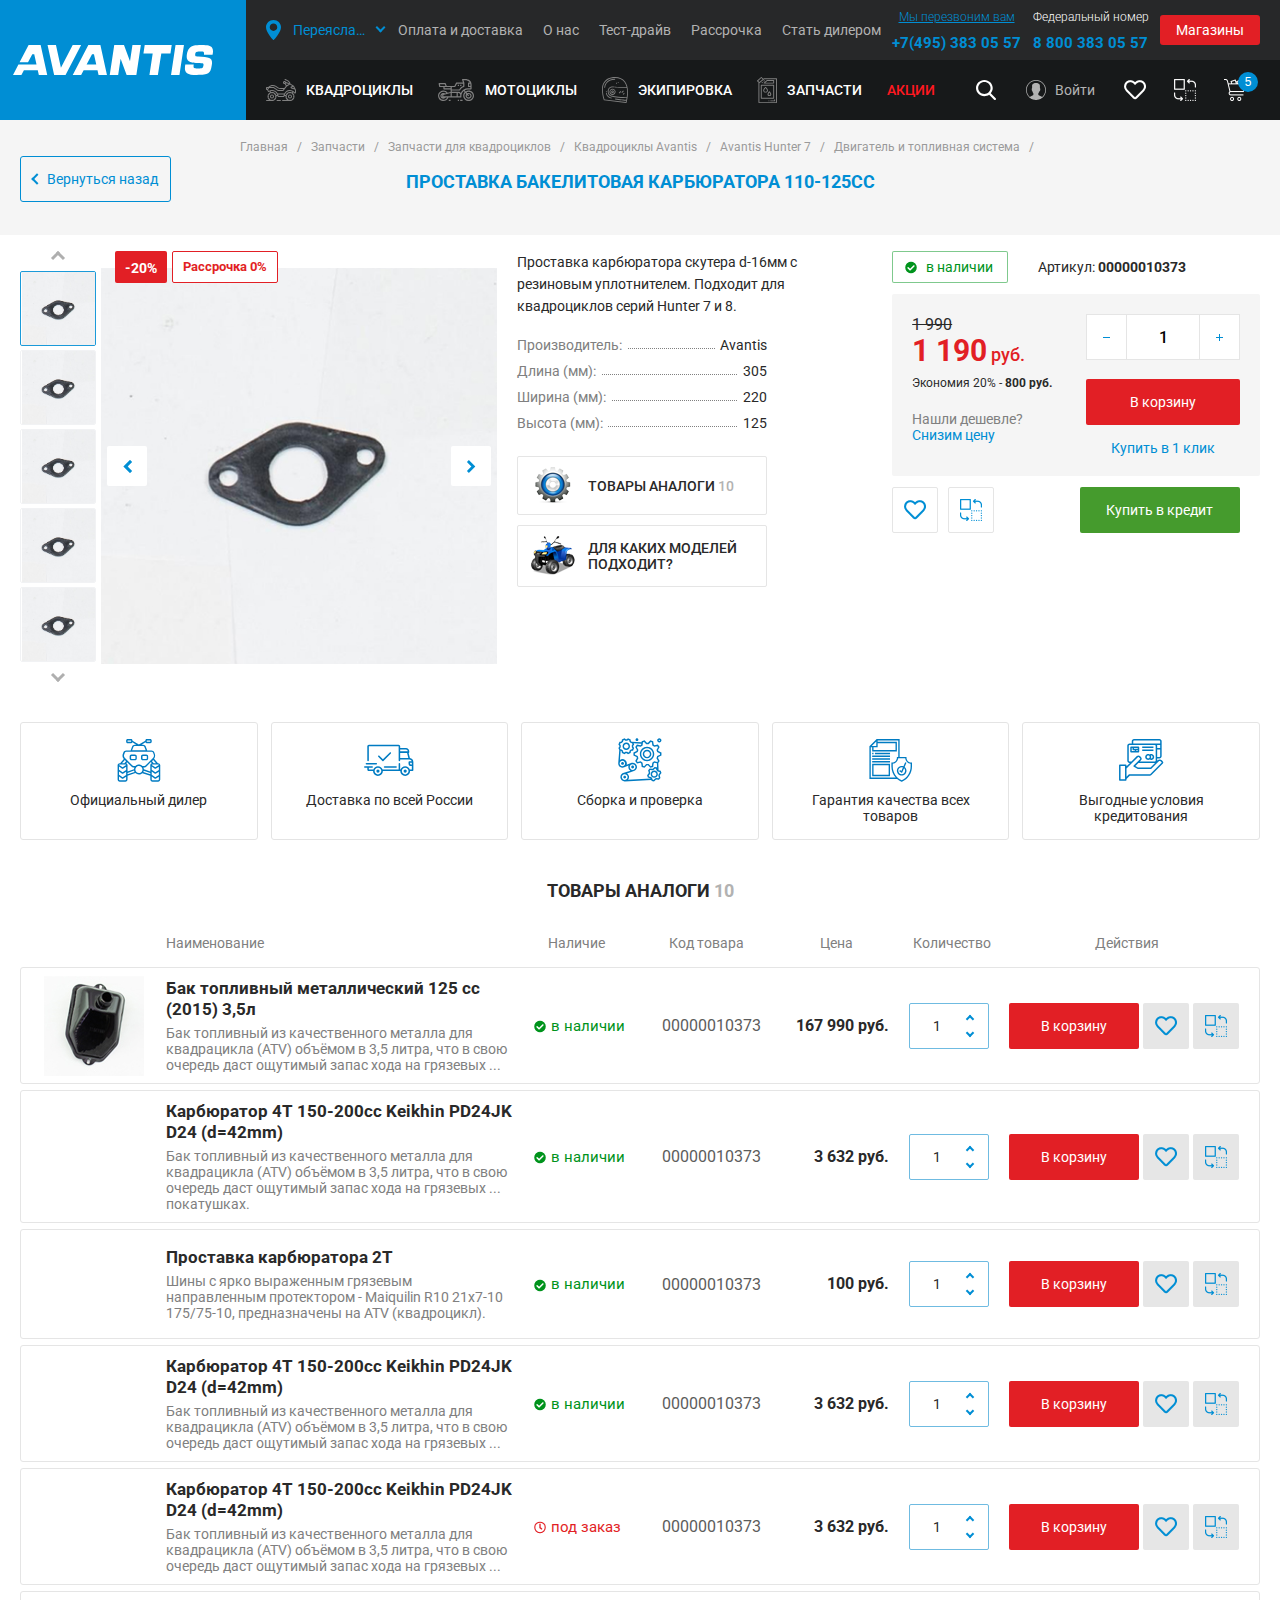
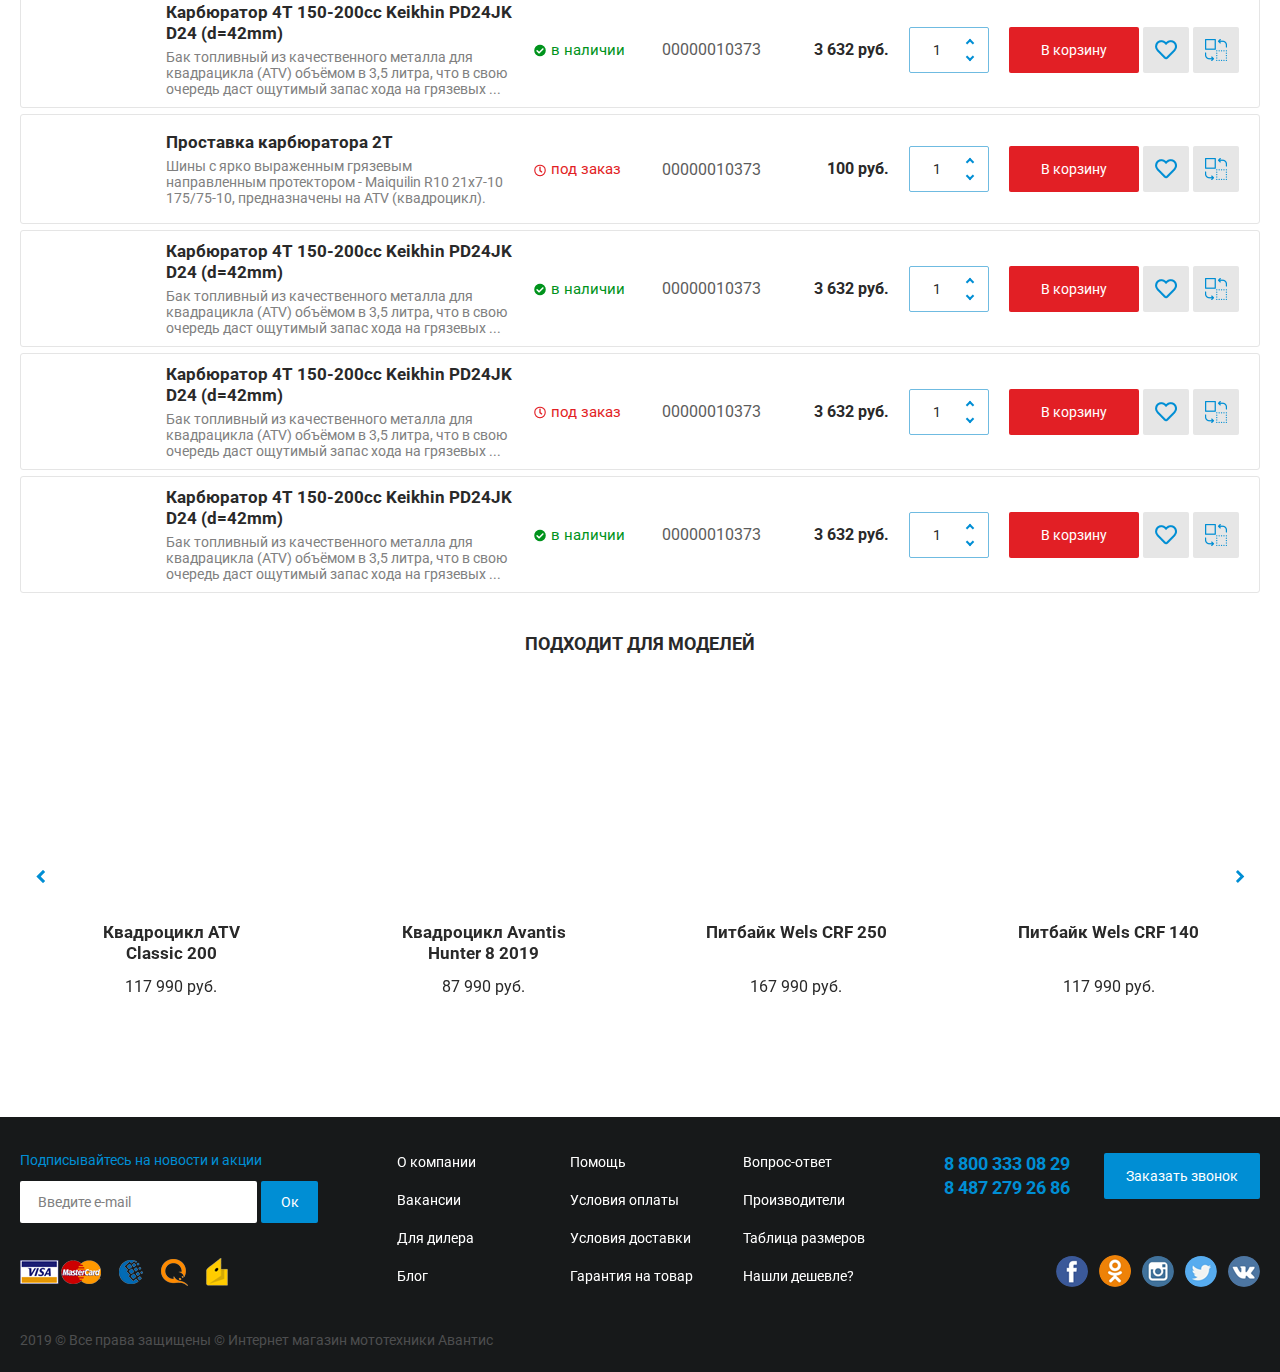
<file: product.html>
<!DOCTYPE html>
<html lang="ru">
	<head>
		<meta http-equiv="Content-Type" content="text/html; charset=utf-8">
		<!-- Переключение IE в последнию версию, на случай если в настройках пользователя стоит меньшая -->
		<meta http-equiv="X-UA-Compatible" content="IE=edge">

		<!-- Адаптирование страницы для мобильных устройств -->
		<meta name="viewport" content="width=device-width, initial-scale=1, maximum-scale=1">

		<!-- Запрет распознования номера телефона -->
		<meta name="format-detection" content="telephone=no">
		<meta name="SKYPE_TOOLBAR" content ="SKYPE_TOOLBAR_PARSER_COMPATIBLE">

		<!-- Заголовок страницы -->
		<title>Заголовок страницы</title>

		<!-- Данное значение часто используют(использовали) поисковые системы -->
		<meta name="description" content="">
		<meta name="keywords" content="">

		<!-- Традиционная иконка сайта, размер 16x16, прозрачность поддерживается. Рекомендуемый формат: .ico или .png -->
		<link rel="shortcut icon" href="images/favicon.ico">

		<!-- Подключение шрифтов с гугла -->
		<link href="https://fonts.googleapis.com/css?family=Roboto:300,300i,400,400i,500,500i,700,700i,900,900i&display=swap&subset=cyrillic" rel="stylesheet">

		<!-- Подключение файлов стилей -->
		<link rel="stylesheet" href="css/ion.rangeSlider.css">
		<link rel="stylesheet" href="css/owl.carousel.css">
		<link rel="stylesheet" href="css/fancybox.css">
		<link rel="stylesheet" href="css/bxslider.css">
		<link rel="stylesheet" href="css/styles.css">

		<link rel="stylesheet" href="css/response_1341.css" media="(max-width: 1341px)">
		<link rel="stylesheet" href="css/response_1261.css" media="(max-width: 1261px)">
		<link rel="stylesheet" href="css/response_1023.css" media="(max-width: 1023px)">
		<link rel="stylesheet" href="css/response_767.css" media="(max-width: 767px)">
		<link rel="stylesheet" href="css/response_479.css" media="(max-width: 479px)">
		<link rel="stylesheet" href="css/response_374.css" media="(max-width: 374px)">
	</head>

	<body>
		<div class="wrap bg_white">
			<div class="main">
				<!-- Шапка -->
				<header>
					<button type="button" class="close">
						<span></span>
						<span></span>
					</button>


					<div class="mob_scroll">
						<div class="logo">
							<div>
								<img src="images/logo.svg" alt="">
							</div>
						</div>


						<div class="top">
							<div class="cont flex">

								<div class="city">
									<button class="link modal_link" data-content="#city_modal">
										<span>Переяславль-Залесский</span>
									</button>
								</div>


								<nav class="menu flex">
									<div class="item">
										<a href="/">Оплата и доставка</a>
									</div>

									<div class="item">
										<a href="/">О нас</a>
									</div>

									<div class="item">
										<a href="/">Тест-драйв</a>
									</div>

									<div class="item">
										<a href="/">Рассрочка</a>
									</div>

									<div class="item">
										<a href="/">Стать дилером</a>
									</div>
								</nav>


								<div class="contacts">
									<button class="callback_link modal_link" data-content="#callback_modal">Мы перезвоним вам</button>

									<div class="phone">
										<a href="tel:+74953830557">+7(495) 383 05 57</a>
									</div>
								</div>


								<div class="contacts">
									<div>Федеральный номер</div>

									<div class="phone">
										<a href="tel:88003830557">8 800 383 05 57</a>
									</div>
								</div>


								<button class="shops_link">Магазины</button>

							</div>
						</div>


						<div class="info">
							<div class="cont flex">

								<div class="cats flex">
									<div class="item">
										<a href="/">
											<svg class="icon" width="30px" height="22px">
												<use xlink:href="#ic_cat1">
											</svg>
											КВАДРОЦИКЛЫ
										</a>
									</div>

									<div class="item">
										<a href="/" class="sub_link">
											<svg class="icon" width="37px" height="22px">
												<use xlink:href="#ic_cat2">
											</svg>
											МОТОЦИКЛЫ<span class="arr"></span>
										</a>

										<div class="sub_cats">
											<div class="flex">
												<div class="cat">
													<a href="/" class="main">
														<div class="name">ПИТБАЙКИ</div>

														<img data-src="images/tmp/sub_cats_thumb.png" alt="" class="lozad">
													</a>

													<div class="sub">
														<div class="block">
															<div class="title">ПО ОБЪЁМУ ДВИГАТЕЛЯ</div>

															<div><a href="/">50 куб.</a></div>
															<div><a href="/">110 куб.</a></div>
															<div><a href="/">125 куб.</a></div>
															<div><a href="/">140 куб.</a></div>
															<div><a href="/">150 куб.</a></div>
															<div><a href="/">250 куб.</a></div>
														</div>

														<div class="block">
															<div class="title">ПО ВОЗРАСТУ</div>

															<div><a href="/">Детские</a></div>
															<div><a href="/">Подростковые</a></div>
															<div><a href="/">От 10 до 13 лет</a></div>
															<div><a href="/">От 10 до 14 лет</a></div>
															<div><a href="/">От 10 до 15 лет</a></div>
															<div><a href="/">От 10 до 18 лет</a></div>
															<div><a href="/">От 11 до 15 лет</a></div>
														</div>

														<div class="block">
															<div class="title">ПО СТОИМОСТИ</div>

															<div><a href="/">Дорогие</a></div>
															<div><a href="/">Недорогие</a></div>
															<div><a href="/">До 30 тыс.</a></div>
														</div>

														<div class="block">
															<div class="title">ПОПУЛЯРНЫЕ ЗАПРОСЫ</div>

															<div><a href="/">Лучшие</a></div>
															<div><a href="/">Новые</a></div>
															<div><a href="/">Китайские</a></div>
														</div>

														<div class="block">
															<div class="title">ПО БРЕНДУ</div>

															<div><a href="/">Avantis</a></div>
															<div><a href="/">Kayo</a></div>
															<div><a href="/">Мотоленд</a></div>
														</div>
													</div>
												</div>


												<div class="cat">
													<a href="/" class="main">
														<div class="name">КРОССОВЫЕ</div>

														<img data-src="images/tmp/sub_cats_thumb2.png" alt="" class="lozad">
													</a>

													<div class="sub">
														<div class="block">
															<div class="title">ПО ОБЪЁМУ ДВИГАТЕЛЯ</div>

															<div><a href="/">50 куб.</a></div>
															<div><a href="/">110 куб.</a></div>
															<div><a href="/">125 куб.</a></div>
															<div><a href="/">140 куб.</a></div>
															<div><a href="/">150 куб.</a></div>
															<div><a href="/">190 куб.</a></div>
															<div><a href="/">250 куб.</a></div>
															<div><a href="/">300 куб.</a></div>
															<div><a href="/">450 куб.</a></div>
														</div>

														<div class="block">
															<div class="title">ПО ВОЗРАСТУ</div>

															<div><a href="/">Подростковые</a></div>
															<div><a href="/">Взрослые</a></div>
															<div><a href="/">От 10 до 14 лет</a></div>
															<div><a href="/">От 10 до 15 лет</a></div>
															<div><a href="/">От 10 до 18 лет</a></div>
														</div>

														<div class="block">
															<div class="title">ПО СТОИМОСТИ</div>

															<div><a href="/">Дорогие</a></div>
															<div><a href="/">Недорогие</a></div>
														</div>

														<div class="block">
															<div class="title">ПО БРЕНДУ</div>

															<div><a href="/">Avantis</a></div>
															<div><a href="/">Kayo</a></div>
															<div><a href="/">Мотоленд</a></div>
														</div>
													</div>
												</div>


												<div class="cat">
													<a href="/" class="main">
														<div class="name">ЭНДУРО</div>

														<img data-src="images/tmp/sub_cats_thumb3.png" alt="" class="lozad">
													</a>

													<div class="sub">
														<div class="block">
															<div class="title">ПО ОБЪЁМУ ДВИГАТЕЛЯ</div>

															<div><a href="/">200 куб.</a></div>
															<div><a href="/">250 куб.</a></div>
															<div><a href="/">300 куб.</a></div>
															<div><a href="/">400 куб.</a></div>
															<div><a href="/">450 куб.</a></div>
														</div>

														<div class="block">
															<div class="title">ПОПУЛЯРНЫЕ ЗАПРОСЫ</div>

															<div><a href="/">Лучшие</a></div>
															<div><a href="/">Новые</a></div>
															<div><a href="/">Китайские</a></div>
														</div>

														<div class="block">
															<div class="title">ПО СТОИМОСТИ</div>

															<div><a href="/">Дорогие</a></div>
															<div><a href="/">Недорогие</a></div>
														</div>

														<div class="block">
															<div class="title">ПО БРЕНДУ</div>

															<div><a href="/">Avantis</a></div>
															<div><a href="/">Kayo</a></div>
															<div><a href="/">Мотоленд</a></div>
														</div>
													</div>
												</div>


												<div class="cat">
													<a href="/" class="main">
														<div class="name">МОТАРДЫ</div>

														<img data-src="images/tmp/sub_cats_thumb4.png" alt="" class="lozad">
													</a>

													<div class="sub">
														<div class="block">
															<div class="title">ПО ОБЪЁМУ ДВИГАТЕЛЯ</div>

															<div><a href="/">125 куб.</a></div>
														</div>

														<div class="block">
															<div class="title">ПО БРЕНДУ</div>

															<div><a href="/">Мотоленд</a></div>
														</div>
													</div>
												</div>


												<div class="cat">
													<a href="/" class="main">
														<div class="name">МИНИБАЙКИ - ЭЛЕКТРИЧЕСКИЕ</div>

														<img data-src="images/tmp/sub_cats_thumb5.png" alt="" class="lozad">
													</a>

													<div class="sub">
														<div class="block">
															<div class="title">ДЕТСКИЕ</div>

															<div><a href="/">От 5 лет</a></div>
															<div><a href="/">От 6 лет</a></div>
															<div><a href="/">От 7 лет</a></div>
															<div><a href="/">От 8 лет</a></div>
															<div><a href="/">От 9 лет</a></div>
														</div>
													</div>
												</div>
											</div>
										</div>
									</div>

									<div class="item">
										<a href="/">
											<svg class="icon" width="26px" height="26px">
												<use xlink:href="#ic_cat3">
											</svg>
											ЭКИПИРОВКА
										</a>
									</div>

									<div class="item">
										<a href="/">
											<svg class="icon" width="20px" height="26px">
												<use xlink:href="#ic_cat4">
											</svg>
											ЗАПЧАСТИ
										</a>
									</div>

									<div class="item">
										<a href="/" class="red">АКЦИИ</a>
									</div>
								</div>


								<div class="search">
									<button class="link modal_link" data-content="#search_modal">
										<img src="images/ic_search.svg" alt="">
									</button>
								</div>


								<div class="account">
									<button class="login_link modal_link" data-content="#login_modal">Войти</button>

									<!--a href="/" class="user">Константин</a-->
								</div>


								<div class="links">
									<a href="/" class="favorite_link">
										<img src="images/ic_favorite.png" alt="">
									</a>

									<a href="/" class="compare_link">
										<img src="images/ic_compare.png" alt="">
									</a>

									<button class="cart_link modal_link" data-content="#cart_modal">
										<img src="images/ic_cart.png" alt="">
										<div class="count">5</div>
									</button>
								</div>
							</div>
						</div>
					</div>
				</header>


				<div class="mob_header">
					<div class="cont">

						<div class="logo">
							<div>
								<img src="images/logo.svg" alt="">
							</div>
						</div>


						<div class="contacts">
							<div class="phone">
								<a href="tel:4953830557">(495) 383 05 57</a>
							</div>

							<button class="callback_link modal_link" data-content="#callback_modal">Перезвонить?</button>
						</div>


						<div class="links">
							<a href="/" class="favorite_link">
								<img src="images/ic_favorite.png" alt="">
							</a>

							<a href="/" class="compare_link">
								<img src="images/ic_compare.png" alt="">
							</a>

							<button class="cart_link modal_link" data-content="#cart_modal">
								<img src="images/ic_cart.png" alt="">
								<div class="count">5</div>
							</button>
						</div>


						<div class="search">
							<button class="link modal_link" data-content="#search_modal">
								<img src="images/ic_search.svg" alt="">
							</button>
						</div>


						<div class="account">
							<button class="login_link modal_link" data-content="#login_modal">Войти</button>

							<!--a href="/" class="user">Константин</a-->
						</div>


						<button type="button" class="mob_menu_link">
							<span></span>
							<span></span>
							<span></span>
						</button>

					</div>
				</div>
				<!-- End Шапка -->


				<!-- Основная часть -->
				<section class="page_head no_image">
					<div class="cont">

						<a href="/" class="back_link">Вернуться назад</a>

						<div class="breadcrumbs">
							<a href="/">Главная</a> <span class="sep">/</span>
							<a href="/">Запчасти</a> <span class="sep">/</span>
							<a href="/">Запчасти для квадроциклов</a> <span class="sep">/</span>
							<a href="/">Квадроциклы Avantis</a> <span class="sep">/</span>
							<a href="/">Avantis Hunter 7</a> <span class="sep">/</span>
							<a href="/">Двигатель и топливная система</a> <span class="sep">/</span>
						</div>

						<h1 class="page_title">Проставка бакелитовая карбюратора 110-125сс</h1>

					</div>
				</section>


				<section class="product_info block">
					<div class="cont">

						<div class="images">
							<div class="thumbs">
								<div class="slider">
									<div class="slide">
										<button data-slide-index="0" class="active">
											<div class="img">
												<img data-src="images/tmp/product_img.jpg" alt="" class="lozad">
											</div>
										</button>
									</div>

									<div class="slide">
										<button data-slide-index="1">
											<div class="img">
												<img data-src="images/tmp/product_img.jpg" alt="" class="lozad">
											</div>
										</button>
									</div>

									<div class="slide">
										<button data-slide-index="2">
											<div class="img">
												<img data-src="images/tmp/product_img.jpg" alt="" class="lozad">
											</div>
										</button>
									</div>

									<div class="slide">
										<button data-slide-index="3">
											<div class="img">
												<img data-src="images/tmp/product_img.jpg" alt="" class="lozad">
											</div>
										</button>
									</div>

									<div class="slide">
										<button data-slide-index="4">
											<div class="img">
												<img data-src="images/tmp/product_img.jpg" alt="" class="lozad">
											</div>
										</button>
									</div>

									<div class="slide">
										<button data-slide-index="0">
											<div class="img">
												<img data-src="images/tmp/product_img.jpg" alt="" class="lozad">
											</div>
										</button>
									</div>

									<div class="slide">
										<button data-slide-index="1">
											<div class="img">
												<img data-src="images/tmp/product_img.jpg" alt="" class="lozad">
											</div>
										</button>
									</div>

									<div class="slide">
										<button data-slide-index="2">
											<div class="img">
												<img data-src="images/tmp/product_img.jpg" alt="" class="lozad">
											</div>
										</button>
									</div>

									<div class="slide">
										<button data-slide-index="3">
											<div class="img">
												<img data-src="images/tmp/product_img.jpg" alt="" class="lozad">
											</div>
										</button>
									</div>

									<div class="slide">
										<button data-slide-index="4">
											<div class="img">
												<img data-src="images/tmp/product_img.jpg" alt="" class="lozad">
											</div>
										</button>
									</div>
								</div>
							</div>


							<div class="big">
								<div class="stickers">
									<div><div class="sticker discount">-20%</div></div>

									<div class="modal_cont">
										<button type="button" class="mini_modal_link sticker credit" data-modal-id="#credit_mini_modal">Рассрочка 0%</button>

										<div class="mini_modal" id="credit_mini_modal">
											<button class="close"></button>

											Закажи этот товар прямо сейчас с акцией «Рассрочка» — без первого взноса и переплат!<br>
											<a href="/">Подробнее</a>
										</div>
									</div>
								</div>


								<div class="slider owl-carousel">
									<div class="slide">
										<a href="images/tmp/product_img.jpg" class="fancy_img" data-fancybox="product">
											<div class="img">
												<img data-src="images/tmp/product_img.jpg" alt="" class="lozad">
											</div>
										</a>
									</div>

									<div class="slide">
										<a href="images/tmp/product_img.jpg" class="fancy_img" data-fancybox="product">
											<div class="img">
												<img data-src="images/tmp/product_img.jpg" alt="" class="lozad">
											</div>
										</a>
									</div>

									<div class="slide">
										<a href="images/tmp/product_img.jpg" class="fancy_img" data-fancybox="product">
											<div class="img">
												<img data-src="images/tmp/product_img.jpg" alt="" class="lozad">
											</div>
										</a>
									</div>

									<div class="slide">
										<a href="images/tmp/product_img.jpg" class="fancy_img" data-fancybox="product">
											<div class="img">
												<img data-src="images/tmp/product_img.jpg" alt="" class="lozad">
											</div>
										</a>
									</div>

									<div class="slide">
										<a href="images/tmp/product_img.jpg" class="fancy_img" data-fancybox="product">
											<div class="img">
												<img data-src="images/tmp/product_img.jpg" alt="" class="lozad">
											</div>
										</a>
									</div>
								</div>
							</div>
						</div>


						<div class="info">
							<div class="desc text_block">
								<p>
									Проставка карбюратора скутера d-16мм с резиновым уплотнителем. Подходит для квадроциклов серий Hunter 7 и 8.
								</p>
							</div>


							<div class="features">
								<div class="item">
									<div class="name">Производитель:</div>
									<div class="val">Avantis</div>
								</div>

								<div class="item">
									<div class="name">Длина (мм):</div>
									<div class="val">305</div>
								</div>

								<div class="item">
									<div class="name">Ширина (мм):</div>
									<div class="val">220</div>
								</div>

								<div class="item">
									<div class="name">Высота (мм):</div>
									<div class="val">125</div>
								</div>
							</div>


							<div class="links">
								<button class="scroll_link" data-anchor="#analogs">
									<div class="icon">
										<img data-src="images/ic_analog_link.png" alt="" class="lozad">
									</div>

									<div class="name">товары аналоги <span>10</span></div>
								</button>


								<button class="scroll_link" data-anchor="#models">
									<div class="icon">
										<img data-src="images/ic_model_link.png" alt="" class="lozad">
									</div>

									<div class="name">ДЛЯ КАКИХ МОДЕЛЕЙ ПОДХОДИТ?</div>
								</button>
							</div>
						</div>


						<div class="buy_info">
							<div class="status green">в наличии</div>

							<div class="articul">Артикул: <b>00000010373</b></div>

							<div class="buy">
								<div class="col">
									<div class="price">
										<div class="old">1 990</div>
										<div class="new"><b>1 190</b> руб.</div>
										<div class="saving">Экономия 20% - <b>800 руб.</b></div>
									</div>

									<div class="cheaper">
										Нашли дешевле?<br> <span>Снизим цену</span>
									</div>
								</div>

								<div class="col">
									<div class="amount">
									    <button type="button" class="minus"></button>

									    <input type="text" value="1" class="input"
									      data-minimum="1" data-maximum="99" data-step="1" data-unit="" maxlength="2">

									    <button type="button" class="plus"></button>
									</div>

									<button class="buy_link">В корзину</button>

									<button class="quike_buy_link modal_link" data-content="#quike_buy_modal">Купить в 1 клик</button>
								</div>
							</div>

							<button class="favorite_link">
								<img src="images/ic_favorite2.png" alt="">
								<img src="images/ic_favorite.png" alt="">
							</button>

							<button class="compare_link">
								<img src="images/ic_compare2.png" alt="">
								<img src="images/ic_compare.png" alt="">
							</button>

							<button class="credit_link modal_link" data-content="#credit_modal">Купить в кредит</button>
						</div>

					</div>
				</section>


				<section class="prod_advantages block">
					<div class="cont">

						<div class="flex">
							<div class="item">
								<div class="icon">
									<img data-src="images/ic_prod_advantage.svg" alt="" class="lozad">
								</div>

								<div class="name">Официальный дилер</div>
							</div>


							<div class="item">
								<div class="icon">
									<img data-src="images/ic_prod_advantage2.svg" alt="" class="lozad">
								</div>

								<div class="name">Доставка по всей России</div>
							</div>


							<div class="item">
								<div class="icon">
									<img data-src="images/ic_prod_advantage3.svg" alt="" class="lozad">
								</div>

								<div class="name">Сборка и проверка</div>
							</div>


							<div class="item">
								<div class="icon">
									<img data-src="images/ic_prod_advantage4.svg" alt="" class="lozad">
								</div>

								<div class="name">Гарантия качества всех<br> товаров</div>
							</div>


							<div class="item">
								<div class="icon">
									<img data-src="images/ic_prod_advantage5.svg" alt="" class="lozad">
								</div>

								<div class="name">Выгодные условия<br> кредитования</div>
							</div>
						</div>

					</div>
				</section>


				<section class="products block" id="analogs">
					<div class="cont">

						<div class="block_head center dark">
							<div class="title">товары аналоги <span>10</span></div>
						</div>


						<div class="list with_slider">
							<div class="titles">
								<div class="thumb"></div>
								<div class="name">Наименование</div>
								<div class="status">Наличие</div>
								<div class="articul">Код товара</div>
								<div class="price">Цена</div>
								<div class="amount">Количество</div>
								<div class="action">Действия</div>
							</div>


							<div class="mob_slider">
								<div class="product">
									<div class="thumb mob_mini">
										<a href="/">
											<img data-src="images/tmp/product_list_thumb1.jpg" alt="" class="lozad">
										</a>
									</div>

									<div class="info">
										<div class="name">
											<a href="/">Бак топливный металлический 125 сс (2015) 3,5л</a>
										</div>

										<div class="desc mob_show">Бак топливный из качественного металла для квадрацикла (ATV) объёмом в 3,5 литра, что в свою очередь даст ощутимый запас хода на грязевых ...</div>

										<div class="tablet_articul">Артикул: 00000010278</div>
									</div>

									<div class="status">
										<div class="green">в наличии</div>
									</div>

									<div class="articul">00000010373</div>

									<div class="price">167 990 руб.</div>

									<div class="bottom">
										<div class="amount">
										    <button type="button" class="minus"></button>

										    <input type="text" value="1" class="input"
										      data-minimum="1" data-maximum="99" data-step="1" data-unit="" maxlength="2">

										    <button type="button" class="plus"></button>
										</div>

										<button class="buy_link">В корзину</button>

										<button class="favorite_link">
											<img src="images/ic_favorite2.png" alt="">
											<img src="images/ic_favorite.png" alt="">
										</button>

										<button class="compare_link">
											<img src="images/ic_compare2.png" alt="">
											<img src="images/ic_compare.png" alt="">
										</button>
									</div>
								</div>


								<div class="product">
									<div class="thumb mob_mini">
										<a href="/">
											<img data-src="images/tmp/product_list_thumb2.jpg" alt="" class="lozad">
										</a>
									</div>

									<div class="info">
										<div class="name">
											<a href="/">Карбюратор 4T 150-200cc Keikhin PD24JK D24 (d=42mm)</a>
										</div>

										<div class="desc mob_show">Бак топливный из качественного металла для квадрацикла (ATV) объёмом в 3,5 литра, что в свою очередь даст ощутимый запас хода на грязевых ... покатушках.</div>

										<div class="tablet_articul">Артикул: 00000010278</div>
									</div>

									<div class="status">
										<div class="green">в наличии</div>
									</div>

									<div class="articul">00000010373</div>

									<div class="price">3 632 руб.</div>

									<div class="bottom">
										<div class="amount">
										    <button type="button" class="minus"></button>

										    <input type="text" value="1" class="input"
										      data-minimum="1" data-maximum="99" data-step="1" data-unit="" maxlength="2">

										    <button type="button" class="plus"></button>
										</div>

										<button class="buy_link">В корзину</button>

										<button class="favorite_link">
											<img src="images/ic_favorite2.png" alt="">
											<img src="images/ic_favorite.png" alt="">
										</button>

										<button class="compare_link">
											<img src="images/ic_compare2.png" alt="">
											<img src="images/ic_compare.png" alt="">
										</button>
									</div>
								</div>


								<div class="product">
									<div class="thumb mob_mini">
										<a href="/">
											<img data-src="images/tmp/product_list_thumb3.jpg" alt="" class="lozad">
										</a>
									</div>

									<div class="info">
										<div class="name">
											<a href="/">Проставка карбюратора 2Т</a>
										</div>

										<div class="desc mob_show">Шины с ярко выраженным грязевым направленным протектором - Maiquilin R10 21x7-10 175/75-10, предназначены на ATV (квадроцикл).</div>

										<div class="tablet_articul">Артикул: 00000010278</div>
									</div>

									<div class="status">
										<div class="green">в наличии</div>
									</div>

									<div class="articul">00000010373</div>

									<div class="price">100 руб.</div>

									<div class="bottom">
										<div class="amount">
										    <button type="button" class="minus"></button>

										    <input type="text" value="1" class="input"
										      data-minimum="1" data-maximum="99" data-step="1" data-unit="" maxlength="2">

										    <button type="button" class="plus"></button>
										</div>

										<button class="buy_link">В корзину</button>

										<button class="favorite_link">
											<img src="images/ic_favorite2.png" alt="">
											<img src="images/ic_favorite.png" alt="">
										</button>

										<button class="compare_link">
											<img src="images/ic_compare2.png" alt="">
											<img src="images/ic_compare.png" alt="">
										</button>
									</div>
								</div>


								<div class="product">
									<div class="thumb mob_mini">
										<a href="/">
											<img data-src="images/tmp/product_list_thumb4.jpg" alt="" class="lozad">
										</a>
									</div>

									<div class="info">
										<div class="name">
											<a href="/">Карбюратор 4T 150-200cc Keikhin PD24JK D24 (d=42mm)</a>
										</div>

										<div class="desc mob_show">Бак топливный из качественного металла для квадрацикла (ATV) объёмом в 3,5 литра, что в свою очередь даст ощутимый запас хода на грязевых ...</div>

										<div class="tablet_articul">Артикул: 00000010278</div>
									</div>

									<div class="status">
										<div class="green">в наличии</div>
									</div>

									<div class="articul">00000010373</div>

									<div class="price">3 632 руб.</div>

									<div class="bottom">
										<div class="amount">
										    <button type="button" class="minus"></button>

										    <input type="text" value="1" class="input"
										      data-minimum="1" data-maximum="99" data-step="1" data-unit="" maxlength="2">

										    <button type="button" class="plus"></button>
										</div>

										<button class="buy_link">В корзину</button>

										<button class="favorite_link">
											<img src="images/ic_favorite2.png" alt="">
											<img src="images/ic_favorite.png" alt="">
										</button>

										<button class="compare_link">
											<img src="images/ic_compare2.png" alt="">
											<img src="images/ic_compare.png" alt="">
										</button>
									</div>
								</div>


								<div class="product">
									<div class="thumb mob_mini">
										<a href="/">
											<img data-src="images/tmp/product_list_thumb2.jpg" alt="" class="lozad">
										</a>
									</div>

									<div class="info">
										<div class="name">
											<a href="/">Карбюратор 4T 150-200cc Keikhin PD24JK D24 (d=42mm)</a>
										</div>

										<div class="desc mob_show">Бак топливный из качественного металла для квадрацикла (ATV) объёмом в 3,5 литра, что в свою очередь даст ощутимый запас хода на грязевых ...</div>

										<div class="tablet_articul">Артикул: 00000010278</div>
									</div>

									<div class="status">
										<div class="red">под заказ</div>
									</div>

									<div class="articul">00000010373</div>

									<div class="price">3 632 руб.</div>

									<div class="bottom">
										<div class="amount">
										    <button type="button" class="minus"></button>

										    <input type="text" value="1" class="input"
										      data-minimum="1" data-maximum="99" data-step="1" data-unit="" maxlength="2">

										    <button type="button" class="plus"></button>
										</div>

										<button class="buy_link">В корзину</button>

										<button class="favorite_link">
											<img src="images/ic_favorite2.png" alt="">
											<img src="images/ic_favorite.png" alt="">
										</button>

										<button class="compare_link">
											<img src="images/ic_compare2.png" alt="">
											<img src="images/ic_compare.png" alt="">
										</button>
									</div>
								</div>


								<div class="product">
									<div class="thumb mob_mini">
										<a href="/">
											<img data-src="images/tmp/product_list_thumb2.jpg" alt="" class="lozad">
										</a>
									</div>

									<div class="info">
										<div class="name">
											<a href="/">Карбюратор 4T 150-200cc Keikhin PD24JK D24 (d=42mm)</a>
										</div>

										<div class="desc mob_show">Бак топливный из качественного металла для квадрацикла (ATV) объёмом в 3,5 литра, что в свою очередь даст ощутимый запас хода на грязевых ...</div>

										<div class="tablet_articul">Артикул: 00000010278</div>
									</div>

									<div class="status">
										<div class="green">в наличии</div>
									</div>

									<div class="articul">00000010373</div>

									<div class="price">3 632 руб.</div>

									<div class="bottom">
										<div class="amount">
										    <button type="button" class="minus"></button>

										    <input type="text" value="1" class="input"
										      data-minimum="1" data-maximum="99" data-step="1" data-unit="" maxlength="2">

										    <button type="button" class="plus"></button>
										</div>

										<button class="buy_link">В корзину</button>

										<button class="favorite_link">
											<img src="images/ic_favorite2.png" alt="">
											<img src="images/ic_favorite.png" alt="">
										</button>

										<button class="compare_link">
											<img src="images/ic_compare2.png" alt="">
											<img src="images/ic_compare.png" alt="">
										</button>
									</div>
								</div>


								<div class="product">
									<div class="thumb mob_mini">
										<a href="/">
											<img data-src="images/tmp/product_list_thumb3.jpg" alt="" class="lozad">
										</a>
									</div>

									<div class="info">
										<div class="name">
											<a href="/">Проставка карбюратора 2Т</a>
										</div>

										<div class="desc mob_show">Шины с ярко выраженным грязевым направленным протектором - Maiquilin R10 21x7-10 175/75-10, предназначены на ATV (квадроцикл).</div>

										<div class="tablet_articul">Артикул: 00000010278</div>
									</div>

									<div class="status">
										<div class="red">под заказ</div>
									</div>

									<div class="articul">00000010373</div>

									<div class="price">100 руб.</div>

									<div class="bottom">
										<div class="amount">
										    <button type="button" class="minus"></button>

										    <input type="text" value="1" class="input"
										      data-minimum="1" data-maximum="99" data-step="1" data-unit="" maxlength="2">

										    <button type="button" class="plus"></button>
										</div>

										<button class="buy_link">В корзину</button>

										<button class="favorite_link">
											<img src="images/ic_favorite2.png" alt="">
											<img src="images/ic_favorite.png" alt="">
										</button>

										<button class="compare_link">
											<img src="images/ic_compare2.png" alt="">
											<img src="images/ic_compare.png" alt="">
										</button>
									</div>
								</div>


								<div class="product">
									<div class="thumb mob_mini">
										<a href="/">
											<img data-src="images/tmp/product_list_thumb4.jpg" alt="" class="lozad">
										</a>
									</div>

									<div class="info">
										<div class="name">
											<a href="/">Карбюратор 4T 150-200cc Keikhin PD24JK D24 (d=42mm)</a>
										</div>

										<div class="desc mob_show">Бак топливный из качественного металла для квадрацикла (ATV) объёмом в 3,5 литра, что в свою очередь даст ощутимый запас хода на грязевых ...</div>

										<div class="tablet_articul">Артикул: 00000010278</div>
									</div>

									<div class="status">
										<div class="green">в наличии</div>
									</div>

									<div class="articul">00000010373</div>

									<div class="price">3 632 руб.</div>

									<div class="bottom">
										<div class="amount">
										    <button type="button" class="minus"></button>

										    <input type="text" value="1" class="input"
										      data-minimum="1" data-maximum="99" data-step="1" data-unit="" maxlength="2">

										    <button type="button" class="plus"></button>
										</div>

										<button class="buy_link">В корзину</button>

										<button class="favorite_link">
											<img src="images/ic_favorite2.png" alt="">
											<img src="images/ic_favorite.png" alt="">
										</button>

										<button class="compare_link">
											<img src="images/ic_compare2.png" alt="">
											<img src="images/ic_compare.png" alt="">
										</button>
									</div>
								</div>


								<div class="product">
									<div class="thumb mob_mini">
										<a href="/">
											<img data-src="images/tmp/product_list_thumb2.jpg" alt="" class="lozad">
										</a>
									</div>

									<div class="info">
										<div class="name">
											<a href="/">Карбюратор 4T 150-200cc Keikhin PD24JK D24 (d=42mm)</a>
										</div>

										<div class="desc mob_show">Бак топливный из качественного металла для квадрацикла (ATV) объёмом в 3,5 литра, что в свою очередь даст ощутимый запас хода на грязевых ...</div>

										<div class="tablet_articul">Артикул: 00000010278</div>
									</div>

									<div class="status">
										<div class="red">под заказ</div>
									</div>

									<div class="articul">00000010373</div>

									<div class="price">3 632 руб.</div>

									<div class="bottom">
										<div class="amount">
										    <button type="button" class="minus"></button>

										    <input type="text" value="1" class="input"
										      data-minimum="1" data-maximum="99" data-step="1" data-unit="" maxlength="2">

										    <button type="button" class="plus"></button>
										</div>

										<button class="buy_link">В корзину</button>

										<button class="favorite_link">
											<img src="images/ic_favorite2.png" alt="">
											<img src="images/ic_favorite.png" alt="">
										</button>

										<button class="compare_link">
											<img src="images/ic_compare2.png" alt="">
											<img src="images/ic_compare.png" alt="">
										</button>
									</div>
								</div>


								<div class="product">
									<div class="thumb mob_mini">
										<a href="/">
											<img data-src="images/tmp/product_list_thumb2.jpg" alt="" class="lozad">
										</a>
									</div>

									<div class="info">
										<div class="name">
											<a href="/">Карбюратор 4T 150-200cc Keikhin PD24JK D24 (d=42mm)</a>
										</div>

										<div class="desc mob_show">Бак топливный из качественного металла для квадрацикла (ATV) объёмом в 3,5 литра, что в свою очередь даст ощутимый запас хода на грязевых ...</div>

										<div class="tablet_articul">Артикул: 00000010278</div>
									</div>

									<div class="status">
										<div class="green">в наличии</div>
									</div>

									<div class="articul">00000010373</div>

									<div class="price">3 632 руб.</div>

									<div class="bottom">
										<div class="amount">
										    <button type="button" class="minus"></button>

										    <input type="text" value="1" class="input"
										      data-minimum="1" data-maximum="99" data-step="1" data-unit="" maxlength="2">

										    <button type="button" class="plus"></button>
										</div>

										<button class="buy_link">В корзину</button>

										<button class="favorite_link">
											<img src="images/ic_favorite2.png" alt="">
											<img src="images/ic_favorite.png" alt="">
										</button>

										<button class="compare_link">
											<img src="images/ic_compare2.png" alt="">
											<img src="images/ic_compare.png" alt="">
										</button>
									</div>
								</div>
							</div>
						</div>

					</div>
				</section>


				<section class="products block" id="models">
					<div class="cont">

						<div class="block_head center dark">
							<div class="title">Подходит для моделей</div>
						</div>


						<div class="slider owl-carousel">
							<div class="slide">
								<div class="product">
									<div class="thumb">
										<a href="/">
											<img data-src="images/tmp/product_thumb1.jpg" alt="" class="lozad">
										</a>
									</div>

									<div class="info">
										<div class="rating">
											<div class="active"></div>
											<div class="active"></div>
											<div class="active"></div>
											<div class="middle"></div>
											<div></div>
										</div>

										<div class="name">
											<a href="/">Квадроцикл ATV<br> Classic 200</a>
										</div>
									</div>

									<div class="status">
										<div class="green">в наличии</div>
									</div>

									<div class="price">117 990 руб.</div>

									<div class="bottom">
										<div class="amount">
										    <button type="button" class="minus"></button>

										    <input type="text" value="1" class="input"
										      data-minimum="1" data-maximum="99" data-step="1" data-unit="" maxlength="2">

										    <button type="button" class="plus"></button>
										</div>

										<button class="buy_link">В корзину</button>

										<button class="favorite_link">
											<img src="images/ic_favorite2.png" alt="">
											<img src="images/ic_favorite.png" alt="">
										</button>

										<button class="compare_link">
											<img src="images/ic_compare2.png" alt="">
											<img src="images/ic_compare.png" alt="">
										</button>
									</div>
								</div>
							</div>


							<div class="slide">
								<div class="product">
									<div class="thumb">
										<a href="/">
											<img data-src="images/tmp/product_thumb2.jpg" alt="" class="lozad">
										</a>
									</div>

									<div class="info">
										<div class="rating">
											<div class="active"></div>
											<div class="active"></div>
											<div class="active"></div>
											<div class="middle"></div>
											<div></div>
										</div>

										<div class="name">
											<a href="/">Квадроцикл Avantis Hunter 8 2019 </a>
										</div>
									</div>

									<div class="status">
										<div class="green">в наличии</div>
									</div>

									<div class="price">87 990 руб.</div>

									<div class="bottom">
										<div class="amount">
										    <button type="button" class="minus"></button>

										    <input type="text" value="1" class="input"
										      data-minimum="1" data-maximum="99" data-step="1" data-unit="" maxlength="2">

										    <button type="button" class="plus"></button>
										</div>

										<button class="buy_link">В корзину</button>

										<button class="favorite_link">
											<img src="images/ic_favorite2.png" alt="">
											<img src="images/ic_favorite.png" alt="">
										</button>

										<button class="compare_link">
											<img src="images/ic_compare2.png" alt="">
											<img src="images/ic_compare.png" alt="">
										</button>
									</div>
								</div>
							</div>


							<div class="slide">
								<div class="product">
									<div class="thumb">
										<a href="/">
											<img data-src="images/tmp/product_thumb3.jpg" alt="" class="lozad">
										</a>
									</div>

									<div class="info">
										<div class="rating">
											<div class="active"></div>
											<div class="active"></div>
											<div class="active"></div>
											<div class="middle"></div>
											<div></div>
										</div>

										<div class="name">
											<a href="/">Питбайк Wels CRF 250</a>
										</div>
									</div>

									<div class="status">
										<div class="green">в наличии</div>
									</div>

									<div class="price">167 990 руб.</div>

									<div class="bottom">
										<div class="amount">
										    <button type="button" class="minus"></button>

										    <input type="text" value="1" class="input"
										      data-minimum="1" data-maximum="99" data-step="1" data-unit="" maxlength="2">

										    <button type="button" class="plus"></button>
										</div>

										<button class="buy_link">В корзину</button>

										<button class="favorite_link">
											<img src="images/ic_favorite2.png" alt="">
											<img src="images/ic_favorite.png" alt="">
										</button>

										<button class="compare_link">
											<img src="images/ic_compare2.png" alt="">
											<img src="images/ic_compare.png" alt="">
										</button>
									</div>
								</div>
							</div>


							<div class="slide">
								<div class="product">
									<div class="thumb">
										<a href="/">
											<img data-src="images/tmp/product_thumb4.jpg" alt="" class="lozad">
										</a>
									</div>

									<div class="info">
										<div class="rating">
											<div class="active"></div>
											<div class="active"></div>
											<div class="active"></div>
											<div class="middle"></div>
											<div></div>
										</div>

										<div class="name">
											<a href="/">Питбайк Wels CRF 140</a>
										</div>
									</div>

									<div class="status">
										<div class="green">в наличии</div>
									</div>

									<div class="price">117 990 руб.</div>

									<div class="bottom">
										<div class="amount">
										    <button type="button" class="minus"></button>

										    <input type="text" value="1" class="input"
										      data-minimum="1" data-maximum="99" data-step="1" data-unit="" maxlength="2">

										    <button type="button" class="plus"></button>
										</div>

										<button class="buy_link">В корзину</button>

										<button class="favorite_link">
											<img src="images/ic_favorite2.png" alt="">
											<img src="images/ic_favorite.png" alt="">
										</button>

										<button class="compare_link">
											<img src="images/ic_compare2.png" alt="">
											<img src="images/ic_compare.png" alt="">
										</button>
									</div>
								</div>
							</div>


							<div class="slide">
								<div class="product">
									<div class="thumb">
										<a href="/">
											<img data-src="images/tmp/product_thumb1.jpg" alt="" class="lozad">
										</a>
									</div>

									<div class="info">
										<div class="rating">
											<div class="active"></div>
											<div class="active"></div>
											<div class="active"></div>
											<div class="middle"></div>
											<div></div>
										</div>

										<div class="name">
											<a href="/">Квадроцикл ATV<br> Classic 200</a>
										</div>
									</div>

									<div class="status">
										<div class="green">в наличии</div>
									</div>

									<div class="price">117 990 руб.</div>

									<div class="bottom">
										<div class="amount">
										    <button type="button" class="minus"></button>

										    <input type="text" value="1" class="input"
										      data-minimum="1" data-maximum="99" data-step="1" data-unit="" maxlength="2">

										    <button type="button" class="plus"></button>
										</div>

										<button class="buy_link">В корзину</button>

										<button class="favorite_link">
											<img src="images/ic_favorite2.png" alt="">
											<img src="images/ic_favorite.png" alt="">
										</button>

										<button class="compare_link">
											<img src="images/ic_compare2.png" alt="">
											<img src="images/ic_compare.png" alt="">
										</button>
									</div>
								</div>
							</div>


							<div class="slide">
								<div class="product">
									<div class="thumb">
										<a href="/">
											<img data-src="images/tmp/product_thumb2.jpg" alt="" class="lozad">
										</a>
									</div>

									<div class="info">
										<div class="rating">
											<div class="active"></div>
											<div class="active"></div>
											<div class="active"></div>
											<div class="middle"></div>
											<div></div>
										</div>

										<div class="name">
											<a href="/">Квадроцикл Avantis Hunter 8 2019 </a>
										</div>
									</div>

									<div class="status">
										<div class="green">в наличии</div>
									</div>

									<div class="price">87 990 руб.</div>

									<div class="bottom">
										<div class="amount">
										    <button type="button" class="minus"></button>

										    <input type="text" value="1" class="input"
										      data-minimum="1" data-maximum="99" data-step="1" data-unit="" maxlength="2">

										    <button type="button" class="plus"></button>
										</div>

										<button class="buy_link">В корзину</button>

										<button class="favorite_link">
											<img src="images/ic_favorite2.png" alt="">
											<img src="images/ic_favorite.png" alt="">
										</button>

										<button class="compare_link">
											<img src="images/ic_compare2.png" alt="">
											<img src="images/ic_compare.png" alt="">
										</button>
									</div>
								</div>
							</div>


							<div class="slide">
								<div class="product">
									<div class="thumb">
										<a href="/">
											<img data-src="images/tmp/product_thumb3.jpg" alt="" class="lozad">
										</a>
									</div>

									<div class="info">
										<div class="rating">
											<div class="active"></div>
											<div class="active"></div>
											<div class="active"></div>
											<div class="middle"></div>
											<div></div>
										</div>

										<div class="name">
											<a href="/">Питбайк Wels CRF 250</a>
										</div>
									</div>

									<div class="status">
										<div class="green">в наличии</div>
									</div>

									<div class="price">167 990 руб.</div>

									<div class="bottom">
										<div class="amount">
										    <button type="button" class="minus"></button>

										    <input type="text" value="1" class="input"
										      data-minimum="1" data-maximum="99" data-step="1" data-unit="" maxlength="2">

										    <button type="button" class="plus"></button>
										</div>

										<button class="buy_link">В корзину</button>

										<button class="favorite_link">
											<img src="images/ic_favorite2.png" alt="">
											<img src="images/ic_favorite.png" alt="">
										</button>

										<button class="compare_link">
											<img src="images/ic_compare2.png" alt="">
											<img src="images/ic_compare.png" alt="">
										</button>
									</div>
								</div>
							</div>


							<div class="slide">
								<div class="product">
									<div class="thumb">
										<a href="/">
											<img data-src="images/tmp/product_thumb4.jpg" alt="" class="lozad">
										</a>
									</div>

									<div class="info">
										<div class="rating">
											<div class="active"></div>
											<div class="active"></div>
											<div class="active"></div>
											<div class="middle"></div>
											<div></div>
										</div>

										<div class="name">
											<a href="/">Питбайк Wels CRF 140</a>
										</div>
									</div>

									<div class="status">
										<div class="green">в наличии</div>
									</div>

									<div class="price">117 990 руб.</div>

									<div class="bottom">
										<div class="amount">
										    <button type="button" class="minus"></button>

										    <input type="text" value="1" class="input"
										      data-minimum="1" data-maximum="99" data-step="1" data-unit="" maxlength="2">

										    <button type="button" class="plus"></button>
										</div>

										<button class="buy_link">В корзину</button>

										<button class="favorite_link">
											<img src="images/ic_favorite2.png" alt="">
											<img src="images/ic_favorite.png" alt="">
										</button>

										<button class="compare_link">
											<img src="images/ic_compare2.png" alt="">
											<img src="images/ic_compare.png" alt="">
										</button>
									</div>
								</div>
							</div>
						</div>

					</div>
				</section>
				<!-- End Основная часть -->
			</div>


			<!-- Подвал -->
			<footer>
				<div class="info">
					<div class="cont flex">

						<div class="col_left">
							<div class="subscribe">
								<div class="title">Подписывайтесь на новости и акции</div>

								<form action="">
									<input type="email" name="" value="" placeholder="Введите e-mail" class="input">

									<button type="submit" class="submit_btn">Ок</button>
								</form>
							</div>


							<div class="payment">
								<img src="images/ic_payment1.png" alt="">
								<img src="images/ic_payment2.png" alt="">
								<img src="images/ic_payment3.png" alt="">
								<img src="images/ic_payment4.png" alt="">
							</div>
						</div>


						<div class="menu">
							<div><a href="/">О компании</a></div>
							<div><a href="/">Вакансии</a></div>
							<div><a href="/">Для дилера</a></div>
							<div><a href="/">Блог</a></div>
							<div><a href="/">Помощь</a></div>
							<div><a href="/">Условия оплаты</a></div>
							<div><a href="/">Условия доставки</a></div>
							<div><a href="/">Гарантия на товар</a></div>
							<div><a href="/">Вопрос-ответ</a></div>
							<div><a href="/">Производители</a></div>
							<div><a href="/">Таблица размеров</a></div>
							<div><a href="/">Нашли дешевле?</a></div>
						</div>


						<div class="col_right">
							<div class="contacts">
								<div class="phones">
									<div><a href="tel:88003330829">8 800 333 08 29</a></div>
									<div><a href="tel:84872792686">8 487 279 26 86</a></div>
								</div>

								<button class="callback_link modal_link" data-content="#callback_modal">Заказать звонок</button>
							</div>


							<div class="socials">
								<a href="/" target="_blank" rel="noopener nofollow">
									<img src="images/ic_soc1.png" alt="">
								</a>

								<a href="/" target="_blank" rel="noopener nofollow">
									<img src="images/ic_soc2.png" alt="">
								</a>

								<a href="/" target="_blank" rel="noopener nofollow">
									<img src="images/ic_soc3.png" alt="">
								</a>

								<a href="/" target="_blank" rel="noopener nofollow">
									<img src="images/ic_soc4.png" alt="">
								</a>

								<a href="/" target="_blank" rel="noopener nofollow">
									<img src="images/ic_soc5.png" alt="">
								</a>
							</div>
						</div>

					</div>
				</div>


				<div class="bottom">
					<div class="cont flex">

						<div class="copyright">
							2019 &copy; Все права защищены © Интернет магазин мототехники Авантис
						</div>

					</div>
				</div>
			</footer>
			<!-- End Подвал -->
		</div>


		<div class="overlay"></div>

		<div class="supports_error">
			Ваш браузер устарел рекомендуем обновить его до последней версии<br> или использовать другой более современный.
		</div>


		<section class="modal" id="callback_modal">
			<div class="modal_title">Заказать звонок</div>

			<div class="modal_data">
				<form action="" class="form">
					<div class="line">
						<div class="field">
							<input type="text" name="" value="" class="input">

							<div class="label">Ваше имя <span class="required">*</span></div>
						</div>
					</div>

					<div class="line">
						<div class="field">
							<input type="tel" name="" value="" class="input">

							<div class="label">Телефон <span class="required">*</span></div>
						</div>
					</div>


					<div class="submit">
						<button class="cancel close">Отменить</button>

						<button type="submit" class="submit_btn">Отправить</button>
					</div>
				</form>
			</div>
		</section>


		<section class="modal" id="login_modal">
			<div class="modal_title">Вход в личный кабинет</div>

			<div class="modal_data">
				<form action="" class="form">
					<div class="line">
						<div class="field">
							<input type="email" name="" value="" class="input">

							<div class="label">E-mail <span class="required">*</span></div>
						</div>
					</div>

					<div class="line">
						<div class="field">
							<input type="password" name="" value="" class="input">

							<div class="label">Пароль <span class="required">*</span></div>
						</div>

						<div class="field flex">
							<div class="remember">
								<input type="checkbox" name="remember" id="remember_check" checked>
								<label for="remember_check">Запомнить меня</label>
							</div>

							<a href="#" class="recovery_link">Забыли пароль?</a>
						</div>
					</div>

					<div class="line soc_auth">
						<div class="name">Или авторизируйтесь через социальные сети:</div>

						<a href="#">
							<img src="images/ic_soc_auth1.png" alt="">
						</a>

						<a href="#">
							<img src="images/ic_soc_auth2.png" alt="">
						</a>

						<a href="#">
							<img src="images/ic_soc_auth3.png" alt="">
						</a>
					</div>


					<div class="submit">
						<a href="/" class="register_link">Зарегестрироваться</a>

						<button type="submit" class="submit_btn">Войти</button>
					</div>
				</form>
			</div>
		</section>


		<section class="modal" id="city_modal">
			<div class="modal_data">
				<form action="" class="form">
					<div class="modal_title">Выберите город</div>

					<select name="">
						<option value="1">Москва</option>
						<option value="2">Москва</option>
						<option value="3">Москва</option>
						<option value="4">Москва</option>
						<option value="5">Москва</option>
						<option value="1">Москва</option>
						<option value="2">Москва</option>
						<option value="3">Москва</option>
						<option value="4">Москва</option>
						<option value="5">Москва</option>
					</select>

					<div class="exp">Выберите ближайший к себе центр обслуживания для получения заказа</div>


					<div class="shops">
						<div class="custom_scroll">
							<input type="radio" name="shops" id="shops_check1">
							<label for="shops_check1">
								<div>
									<b>Москва</b>, ул. Дорожная 3к6<br>
									+7 495 120 15 30<br>
									пн-вс 09-00 - 21-00
								</div>
							</label>

							<input type="radio" name="shops" id="shops_check2" checked>
							<label for="shops_check2">
								<div>
									<b>Москва</b>, 65-й км МКАД, вл.1, партнёрский магазин Авантис (админ. Здание ТК "Синдика")<br>
									тел. +7 (499) 653-56-09<br>
									пн-вс 09-00 - 21-00
								</div>
							</label>

							<input type="radio" name="shops" id="shops_check3">
							<label for="shops_check3">
								<div>
									<b>Москва</b>, ул. Дорожная 3к6<br>
									+7 495 120 15 30<br>
									пн-вс 09-00 - 21-00
								</div>
							</label>

							<input type="radio" name="shops" id="shops_check4">
							<label for="shops_check4">
								<div>
									<b>Москва</b>, 65-й км МКАД, вл.1, партнёрский магазин Авантис (админ. Здание ТК "Синдика")<br>
									тел. +7 (499) 653-56-09<br>
									пн-вс 09-00 - 21-00
								</div>
							</label>
						</div>
					</div>


					<div class="submit">
						<button class="cancel close">Отменить</button>

						<button type="submit" class="submit_btn">Выбрать</button>
					</div>
				</form>


				<div class="map">

				</div>
			</div>
		</section>


		<section class="modal" id="quike_buy_modal">
			<div class="modal_title">Заказ в 1 клик</div>

			<div class="modal_desc">Заказать без оформления. Просто оставить телефон и консультант решит все вопросы по оформлению заказа.</div>

			<div class="modal_data">
				<form action="" class="form">
					<div class="line">
						<div class="field">
							<input type="tel" name="" value="" class="input">

							<div class="label">Телефон <span class="required">*</span></div>
						</div>
					</div>


					<div class="submit">
						<button class="cancel close">Отменить</button>

						<button type="submit" class="submit_btn">Заказать</button>
					</div>
				</form>
			</div>
		</section>


		<section class="modal" id="credit_modal">
			<div class="modal_title">Заявка на рассрочку без переплат</div>

			<div class="modal_desc">Мы подробно расскажем как это работает.<br> И никаких фокусов</div>

			<div class="modal_data">
				<form action="" class="form">
					<div class="line">
						<div class="field">
							<input type="text" name="" value="" class="input">

							<div class="label">Ваше имя <span class="required">*</span></div>
						</div>
					</div>

					<div class="line">
						<div class="field">
							<input type="tel" name="" value="" class="input">

							<div class="label">Телефон <span class="required">*</span></div>
						</div>
					</div>


					<div class="submit">
						<button class="cancel close">Отменить</button>

						<button type="submit" class="submit_btn">Заказать</button>
					</div>
				</form>
			</div>
		</section>


		<section class="modal" id="cart_modal">
			<div class="modal_title">Корзина</div>

			<div class="modal_data">
				<div class="product">
					<a href="/" class="thumb">
						<img data-src="images/tmp/product_list_thumb1.jpg" alt="" class="lozad">
					</a>

					<div class="info">
						<div class="name">
							<a href="/">Бак топливный металлический 125 сс (2015) 3,5л</a>
						</div>
					</div>

					<div class="amount">
					    <button type="button" class="minus"></button>

					    <input type="text" value="1" class="input"
					      data-minimum="1" data-maximum="99" data-step="1" data-unit="" maxlength="2">

					    <button type="button" class="plus"></button>
					</div>

					<div class="price">
						<img src="images/ic_multiply.png" alt="">
						<div>167 990 руб.</div>
					</div>

					<div class="price total">
						<div>167 990 руб.</div>
					</div>

					<button class="del">
						<img src="images/ic_del.svg" alt="">
					</button>
				</div>


				<div class="product">
					<a href="/" class="thumb">
						<img data-src="images/tmp/product_list_thumb1.jpg" alt="" class="lozad">
					</a>

					<div class="info">
						<div class="name">
							<a href="/">Бак топливный металлический 125 сс (2015) 3,5л</a>
						</div>
					</div>

					<div class="amount">
					    <button type="button" class="minus"></button>

					    <input type="text" value="1" class="input"
					      data-minimum="1" data-maximum="99" data-step="1" data-unit="" maxlength="2">

					    <button type="button" class="plus"></button>
					</div>

					<div class="price">
						<img src="images/ic_multiply.png" alt="">
						<div>167 990 руб.</div>
					</div>

					<div class="price total">
						<div>167 990 руб.</div>
					</div>

					<button class="del">
						<img src="images/ic_del.svg" alt="">
					</button>
				</div>


				<div class="product">
					<a href="/" class="thumb">
						<img data-src="images/tmp/product_list_thumb1.jpg" alt="" class="lozad">
					</a>

					<div class="info">
						<div class="name">
							<a href="/">Бак топливный металлический 125 сс (2015) 3,5л</a>
						</div>
					</div>

					<div class="amount">
					    <button type="button" class="minus"></button>

					    <input type="text" value="1" class="input"
					      data-minimum="1" data-maximum="99" data-step="1" data-unit="" maxlength="2">

					    <button type="button" class="plus"></button>
					</div>

					<div class="price">
						<img src="images/ic_multiply.png" alt="">
						<div>167 990 руб.</div>
					</div>

					<div class="price total">
						<div>167 990 руб.</div>
					</div>

					<button class="del">
						<img src="images/ic_del.svg" alt="">
					</button>
				</div>


				<div class="cart_total">
					<div class="count">Количество: <b>4</b></div>

					Сумма заказа: <div class="val"><span>263 960</span> руб.</div>
				</div>


				<div class="links">
					<button class="close continue">Продолжить покупки</button>

					<a href="/" class="checkout_link">Оформить заказ</a>
				</div>
			</div>
		</section>


		<section class="modal" id="search_modal">
			<div class="modal_data">
				<form action="">
					<input type="text" name="" value="" placeholder="Поиск по сайту..." class="input">

					<button type="submit" class="submit_btn"></button>

					<div class="in_category">
						<div class="title">Показать результаты поиска в категории:</div>

						<div class="categories">
							<input type="radio" name="categories" id="categories_check1" disabled>
							<label for="categories_check1">техника</label>

							<input type="radio" name="categories" id="categories_check2" disabled>
							<label for="categories_check2">запчасти и аксесуары</label>
						</div>

						<div class="remember">
							<input type="checkbox" name="remember" id="search_remember_check">
							<label for="search_remember_check">Запомнить выбор</label>
						</div>
					</div>
				</form>
			</div>
		</section>


		<svg style="display:none;">
			<symbol id="ic_cat1">
				<path d="M29.344,14.441 C28.942,14.589 28.490,14.466 28.219,14.134 C27.910,13.764 27.560,13.430 27.176,13.139 L26.674,13.892 C26.844,14.017 27.006,14.154 27.157,14.302 C27.166,14.309 27.177,14.312 27.186,14.321 C27.195,14.330 27.198,14.341 27.206,14.351 C28.925,16.093 28.929,18.892 27.217,20.640 C27.202,20.675 27.174,20.703 27.139,20.717 C26.301,21.540 25.173,22.000 23.999,22.000 L16.500,22.000 C16.223,22.000 16.000,21.776 16.000,21.500 C16.000,21.224 16.223,21.000 16.500,21.000 L21.178,21.000 C21.063,20.908 20.953,20.810 20.848,20.706 C20.839,20.698 20.827,20.695 20.818,20.687 C20.810,20.678 20.807,20.667 20.799,20.658 C19.841,19.696 19.373,18.350 19.529,17.000 L18.525,17.000 C18.523,17.029 18.517,17.056 18.515,17.085 C18.471,17.603 18.037,18.001 17.517,18.001 L12.482,18.001 C11.962,18.001 11.529,17.604 11.484,17.087 C11.482,17.058 11.474,17.030 11.474,17.000 L10.470,17.000 C10.625,18.341 10.164,19.679 9.217,20.640 C9.203,20.675 9.175,20.703 9.140,20.717 C8.301,21.540 7.174,22.000 6.000,22.000 L0.500,22.000 C0.224,22.000 -0.000,21.776 -0.000,21.500 C-0.000,21.224 0.224,21.000 0.500,21.000 L3.178,21.000 C3.064,20.908 2.954,20.810 2.849,20.706 C2.839,20.698 2.827,20.695 2.819,20.687 C2.810,20.678 2.807,20.667 2.800,20.658 C1.064,18.905 1.068,16.079 2.809,14.331 C2.813,14.327 2.814,14.323 2.818,14.319 C2.821,14.315 2.826,14.314 2.830,14.310 C3.165,13.979 3.549,13.703 3.969,13.491 L3.679,12.620 C3.541,12.693 3.401,12.771 3.259,12.856 C3.012,13.006 2.712,13.040 2.437,12.952 C2.162,12.864 1.939,12.661 1.824,12.395 L1.180,11.001 L1.000,11.001 C0.448,11.001 -0.000,10.554 -0.000,10.001 L-0.000,9.002 C-0.000,8.449 0.448,8.001 1.000,8.001 L2.293,8.001 L2.512,7.782 C4.561,5.733 7.771,5.415 10.182,7.023 L11.872,8.149 C12.705,8.706 13.686,9.002 14.688,9.002 L18.310,9.002 L19.895,6.965 L18.704,4.982 C18.636,4.993 18.568,5.000 18.499,5.002 C17.722,5.003 17.073,4.409 17.005,3.635 C16.938,2.860 17.474,2.163 18.240,2.029 C19.005,1.896 19.746,2.371 19.945,3.122 L23.363,4.261 C22.728,2.510 19.994,1.321 18.856,0.980 C18.685,0.929 18.554,0.790 18.513,0.616 C18.472,0.442 18.526,0.260 18.656,0.137 C18.786,0.014 18.972,-0.029 19.143,0.022 C19.355,0.086 24.192,1.572 24.485,4.702 L27.088,6.191 C27.315,6.322 27.524,6.484 27.709,6.670 C27.720,6.679 27.730,6.687 27.740,6.698 C27.960,6.921 28.144,7.177 28.286,7.457 L29.682,10.248 C29.890,10.666 29.998,11.126 29.999,11.593 L29.999,13.501 C30.004,13.922 29.741,14.299 29.344,14.441 ZM1.000,9.002 L1.000,10.001 L1.250,10.001 L2.000,9.002 L1.000,9.002 ZM18.499,3.002 C18.223,3.002 17.999,3.226 17.999,3.502 C17.999,3.778 18.223,4.002 18.499,4.002 C18.776,4.002 18.999,3.778 18.999,3.502 C18.999,3.226 18.776,3.002 18.499,3.002 ZM20.540,17.992 C20.622,18.579 20.854,19.135 21.212,19.607 C21.407,19.457 21.682,19.475 21.856,19.649 C22.030,19.822 22.048,20.097 21.899,20.292 C22.370,20.649 22.923,20.879 23.507,20.962 C23.524,20.703 23.739,20.501 23.999,20.501 C24.259,20.501 24.475,20.703 24.491,20.962 C25.077,20.880 25.632,20.649 26.104,20.291 C25.957,20.096 25.975,19.823 26.148,19.650 C26.321,19.478 26.594,19.459 26.789,19.607 C27.146,19.135 27.377,18.580 27.460,17.994 C27.201,17.977 26.999,17.762 26.999,17.502 C26.999,17.242 27.201,17.027 27.460,17.010 C27.378,16.425 27.148,15.871 26.791,15.400 C26.597,15.554 26.319,15.537 26.144,15.362 C25.969,15.187 25.953,14.908 26.106,14.714 C25.634,14.356 25.078,14.125 24.491,14.042 C24.475,14.301 24.259,14.503 23.999,14.503 C23.739,14.503 23.524,14.301 23.507,14.042 C22.922,14.124 22.367,14.355 21.896,14.712 C22.048,14.907 22.031,15.185 21.856,15.359 C21.681,15.534 21.404,15.551 21.209,15.399 L21.209,15.397 C20.852,15.869 20.622,16.423 20.540,17.008 C20.799,17.025 21.002,17.240 21.002,17.501 C21.002,17.761 20.799,17.976 20.540,17.992 ZM19.762,16.001 C19.983,15.375 20.341,14.805 20.808,14.333 C20.811,14.329 20.813,14.324 20.816,14.321 C20.820,14.317 20.825,14.316 20.828,14.313 C22.138,13.006 24.117,12.638 25.809,13.386 L26.334,12.597 C25.615,12.213 24.814,12.008 23.999,12.001 C21.544,12.012 19.390,13.641 18.712,16.001 L19.762,16.001 ZM12.481,17.013 L17.517,17.000 C17.558,16.490 17.660,15.986 17.821,15.500 L12.176,15.500 C12.338,15.991 12.440,16.499 12.481,17.013 ZM11.289,16.001 C10.610,13.641 8.456,12.011 6.000,12.001 C5.525,12.002 5.053,12.079 4.602,12.227 L4.909,13.143 C6.431,12.752 8.047,13.192 9.159,14.302 C9.168,14.309 9.179,14.312 9.188,14.321 C9.197,14.330 9.199,14.341 9.208,14.351 C9.667,14.819 10.019,15.382 10.239,16.001 L11.289,16.001 ZM3.896,14.712 C4.048,14.907 4.031,15.185 3.856,15.359 C3.682,15.534 3.404,15.551 3.210,15.399 C2.852,15.871 2.621,16.425 2.539,17.010 C2.799,17.027 3.001,17.242 3.001,17.502 C3.001,17.763 2.799,17.978 2.539,17.994 C2.622,18.581 2.853,19.137 3.211,19.609 C3.407,19.461 3.681,19.478 3.856,19.650 C4.027,19.824 4.046,20.096 3.900,20.292 C4.370,20.649 4.924,20.879 5.508,20.962 C5.524,20.703 5.740,20.501 6.000,20.501 C6.260,20.501 6.475,20.703 6.492,20.962 C7.078,20.880 7.633,20.649 8.104,20.291 C7.957,20.096 7.976,19.823 8.148,19.650 C8.321,19.478 8.595,19.459 8.789,19.607 C9.147,19.135 9.378,18.580 9.461,17.994 C9.201,17.977 8.999,17.762 8.999,17.502 C8.999,17.242 9.201,17.027 9.461,17.010 C9.378,16.425 9.148,15.871 8.792,15.400 C8.597,15.554 8.319,15.537 8.144,15.362 C7.969,15.187 7.953,14.908 8.106,14.714 C7.634,14.356 7.078,14.125 6.492,14.042 C6.475,14.301 6.260,14.503 6.000,14.503 C5.740,14.503 5.524,14.301 5.508,14.042 C4.922,14.124 4.368,14.355 3.896,14.712 ZM14.688,10.001 C13.488,10.003 12.315,9.647 11.317,8.980 L9.628,7.854 C8.794,7.298 7.814,7.001 6.811,7.001 C5.723,7.000 4.665,7.351 3.793,8.001 L7.200,8.001 C7.495,8.002 7.783,8.088 8.029,8.251 L12.025,10.917 C12.107,10.972 12.204,11.001 12.302,11.001 L16.510,11.001 C16.664,11.001 16.810,10.929 16.905,10.807 L17.532,10.001 L14.688,10.001 ZM19.849,4.145 C19.783,4.283 19.697,4.409 19.594,4.521 L20.676,6.325 L22.780,5.122 L19.849,4.145 ZM27.393,7.905 C27.351,7.821 27.303,7.739 27.249,7.662 L25.510,8.451 L28.040,9.198 L27.393,7.905 ZM28.786,10.695 L28.649,10.422 L25.217,9.418 C24.810,9.300 24.522,8.939 24.497,8.516 C24.473,8.093 24.717,7.702 25.107,7.536 L26.399,6.952 L23.999,5.577 L20.833,7.387 L17.695,11.422 C17.411,11.789 16.973,12.002 16.510,12.001 L12.302,12.001 C12.006,12.002 11.717,11.915 11.471,11.751 L7.477,9.085 C7.395,9.031 7.298,9.002 7.200,9.002 L3.250,9.002 L2.079,10.562 L2.738,11.989 C3.713,11.363 4.842,11.021 6.000,11.001 C8.419,11.011 10.634,12.358 11.755,14.501 L18.242,14.501 C19.231,12.546 21.154,11.236 23.335,11.031 C25.516,10.826 27.650,11.756 28.986,13.493 L28.997,11.595 C28.998,11.283 28.925,10.975 28.786,10.695 ZM8.000,17.501 C8.000,18.605 7.104,19.500 6.000,19.500 C4.895,19.500 4.000,18.605 4.000,17.501 C4.000,16.396 4.895,15.500 6.000,15.500 C7.104,15.500 8.000,16.396 8.000,17.501 ZM5.000,17.501 C5.000,18.053 5.447,18.500 6.000,18.500 C6.552,18.500 7.000,18.053 7.000,17.501 C7.000,16.948 6.552,16.501 6.000,16.501 C5.447,16.501 5.000,16.948 5.000,17.501 ZM23.999,15.500 C25.104,15.500 25.999,16.396 25.999,17.501 C25.999,18.605 25.104,19.500 23.999,19.500 C22.895,19.500 21.999,18.605 21.999,17.501 C21.999,16.396 22.895,15.500 23.999,15.500 ZM23.999,18.500 C24.552,18.500 24.999,18.053 24.999,17.501 C24.999,16.948 24.552,16.501 23.999,16.501 C23.447,16.501 22.999,16.948 22.999,17.501 C22.999,18.053 23.447,18.500 23.999,18.500 ZM11.000,21.000 L14.499,21.000 C14.776,21.000 15.000,21.224 15.000,21.500 C15.000,21.776 14.776,22.000 14.499,22.000 L11.000,22.000 C10.723,22.000 10.500,21.776 10.500,21.500 C10.500,21.224 10.723,21.000 11.000,21.000 Z"/>
			</symbol>

			<symbol id="ic_cat2">
				<path d="M30.594,11.579 C32.026,11.578 33.400,12.125 34.413,13.100 C36.526,15.133 36.530,18.432 34.423,20.469 C32.316,22.506 28.895,22.511 26.782,20.478 C24.670,18.446 24.666,15.147 26.773,13.109 L25.770,11.900 C24.263,13.108 23.391,14.900 23.391,16.790 L23.391,17.947 C23.391,18.267 23.122,18.526 22.790,18.526 L10.478,18.526 C10.125,19.494 9.483,20.339 8.634,20.955 C6.255,22.682 2.875,22.222 1.084,19.927 C-0.706,17.633 -0.229,14.373 2.150,12.646 C4.529,10.920 7.909,11.380 9.700,13.674 L12.585,12.879 L12.585,10.421 L5.982,10.421 C5.650,10.421 5.382,10.162 5.382,9.842 L5.382,8.105 L1.780,8.105 C1.495,8.105 1.249,7.912 1.192,7.642 L0.591,4.747 C0.583,4.709 0.579,4.670 0.579,4.631 C0.579,4.312 0.848,4.053 1.180,4.053 L7.183,4.053 C7.428,4.053 7.649,4.197 7.740,4.417 L8.790,6.947 L16.416,6.947 L18.048,3.794 C18.150,3.597 18.360,3.473 18.588,3.474 L24.959,3.474 L24.022,0.762 C24.001,0.703 23.991,0.641 23.991,0.579 C23.991,0.259 24.260,-0.000 24.591,-0.000 L26.993,-0.000 C31.127,-0.000 33.596,2.164 33.596,5.789 L33.596,9.842 C33.596,10.162 33.327,10.421 32.996,10.421 L29.994,10.421 C28.861,10.421 27.747,10.704 26.761,11.242 L27.713,12.389 C28.574,11.860 29.573,11.579 30.594,11.579 ZM6.774,5.211 L1.912,5.211 L2.272,6.947 L7.495,6.947 L6.774,5.211 ZM12.585,8.105 L6.582,8.105 L6.582,9.263 L12.585,9.263 L12.585,8.105 ZM19.789,17.368 L22.190,17.368 L22.190,15.631 C22.190,14.672 21.384,13.895 20.389,13.895 L19.789,13.895 L19.789,17.368 ZM13.786,17.368 L18.588,17.368 L18.588,13.895 L13.786,13.895 L13.786,17.368 ZM5.367,12.737 C3.047,12.741 1.169,14.558 1.172,16.796 C1.176,19.035 3.061,20.846 5.382,20.842 C7.003,20.840 8.479,19.939 9.174,18.526 L7.778,18.526 C6.820,19.760 5.027,20.051 3.703,19.187 C2.333,18.294 1.974,16.498 2.900,15.176 C3.827,13.855 5.689,13.509 7.059,14.402 L8.443,14.021 C7.647,13.200 6.533,12.735 5.367,12.737 ZM4.206,15.484 C4.132,15.546 4.062,15.613 3.999,15.685 C3.367,16.409 3.462,17.490 4.213,18.100 C4.195,18.051 4.184,18.000 4.181,17.947 L4.181,15.631 C4.183,15.581 4.191,15.532 4.206,15.484 ZM12.585,14.083 L5.382,16.068 L5.382,17.368 L12.585,17.368 L12.585,14.083 ZM25.192,4.631 L18.959,4.631 L17.325,7.785 C17.223,7.981 17.015,8.106 16.788,8.105 L13.786,8.105 L13.786,10.421 L21.256,10.421 C22.182,8.953 23.557,7.797 25.192,7.114 L25.192,4.631 ZM32.395,5.789 C32.395,5.401 32.357,5.013 32.280,4.631 L31.195,4.631 L31.195,6.947 L32.395,6.947 L32.395,5.789 ZM29.994,9.263 L32.395,9.263 L32.395,8.105 L30.594,8.105 C30.263,8.105 29.994,7.846 29.994,7.526 L29.994,4.053 C29.994,3.733 30.263,3.474 30.594,3.474 L31.886,3.474 C30.866,1.514 28.533,1.158 26.993,1.158 L25.424,1.158 L26.362,3.870 C26.377,3.930 26.387,3.991 26.392,4.053 L26.392,7.526 C26.392,7.792 26.205,8.023 25.938,8.088 C25.919,8.093 23.741,8.667 22.104,11.298 C21.996,11.472 21.800,11.579 21.590,11.579 L13.786,11.579 L13.786,12.737 L20.389,12.737 C21.336,12.739 22.225,13.174 22.787,13.908 C23.997,11.099 26.840,9.267 29.994,9.263 ZM26.394,16.801 C26.397,19.035 28.277,20.845 30.594,20.842 C31.346,20.843 32.085,20.650 32.733,20.282 C34.733,19.146 35.399,16.662 34.222,14.733 C33.044,12.804 30.469,12.162 28.469,13.297 L29.235,14.223 C29.654,14.010 30.120,13.898 30.594,13.895 C32.252,13.895 33.596,15.191 33.596,16.790 C33.596,18.388 32.252,19.684 30.594,19.684 C28.937,19.684 27.593,18.388 27.593,16.790 C27.597,16.115 27.847,15.464 28.299,14.950 L27.533,14.024 C26.800,14.775 26.392,15.769 26.394,16.801 ZM30.125,17.151 L29.068,15.877 C28.886,16.159 28.791,16.485 28.794,16.817 C28.802,17.784 29.621,18.562 30.623,18.554 C31.626,18.546 32.432,17.756 32.424,16.789 C32.416,15.822 31.597,15.045 30.594,15.053 C30.394,15.054 30.196,15.088 30.008,15.154 L31.063,16.428 L30.125,17.151 ZM22.190,5.789 L23.391,5.789 L23.391,6.947 L22.190,6.947 L22.190,5.789 ZM19.789,5.789 L20.990,5.789 L20.990,6.947 L19.789,6.947 L19.789,5.789 ZM12.585,22.000 L10.785,22.000 L10.785,20.842 L12.585,20.842 L12.585,22.000 ZM20.990,22.000 L19.789,22.000 L19.789,20.842 L20.990,20.842 L20.990,22.000 ZM24.591,22.000 L22.190,22.000 L22.190,20.842 L24.591,20.842 L24.591,22.000 Z"/>
			</symbol>

			<symbol id="ic_cat3">
				<path d="M24.545,25.663 C24.495,25.861 24.321,26.000 24.121,26.000 C24.103,26.000 24.086,25.999 24.068,25.997 L2.141,23.307 C1.979,23.287 1.841,23.177 1.783,23.022 C0.627,19.657 0.024,16.118 0.000,12.552 C0.000,9.607 0.949,-0.000 13.157,-0.000 C17.380,-0.000 20.794,1.555 23.028,4.498 C26.385,8.921 26.909,16.239 24.545,25.663 ZM22.335,5.048 C20.273,2.331 17.099,0.896 13.157,0.896 C10.276,0.896 0.877,1.737 0.877,12.552 C0.913,15.918 1.466,19.258 2.514,22.450 L23.790,25.058 C23.901,24.608 23.999,24.165 24.097,23.724 C22.603,23.604 17.510,23.162 13.086,22.407 L13.231,21.524 C17.748,22.292 22.972,22.735 24.283,22.839 C24.402,22.244 24.509,21.658 24.603,21.082 C24.242,21.093 23.878,21.100 23.507,21.100 C17.411,21.100 10.087,19.732 10.007,19.716 C7.156,19.301 5.701,17.492 5.701,14.345 C5.701,11.349 7.767,9.414 10.964,9.414 C10.981,9.414 10.998,9.415 11.015,9.417 C11.092,9.426 18.611,10.318 24.611,10.197 C24.227,8.332 23.450,6.575 22.335,5.048 ZM10.939,10.310 C8.248,10.320 6.578,11.864 6.578,14.345 C6.578,17.050 7.713,18.477 10.149,18.832 C10.251,18.851 18.549,20.400 24.744,20.182 C25.234,17.173 25.250,14.104 24.792,11.090 C18.885,11.228 11.441,10.370 10.939,10.310 ZM20.741,17.165 L22.057,15.821 L22.677,16.455 L21.361,17.799 L20.741,17.165 ZM19.425,15.372 L21.179,13.579 L21.800,14.213 L20.045,16.006 L19.425,15.372 ZM16.793,15.821 L18.548,14.028 L19.168,14.662 L17.414,16.455 L16.793,15.821 ZM10.525,17.931 C8.830,17.931 7.455,16.526 7.455,14.793 C7.455,13.060 8.830,11.655 10.525,11.655 C12.220,11.657 13.593,13.061 13.595,14.793 C13.595,16.526 12.221,17.931 10.525,17.931 ZM10.525,12.552 C9.314,12.552 8.333,13.555 8.333,14.793 C8.333,16.031 9.314,17.035 10.525,17.035 C11.736,17.033 12.717,16.030 12.718,14.793 C12.718,13.555 11.736,12.552 10.525,12.552 ZM10.525,16.138 C9.799,16.138 9.210,15.536 9.210,14.793 C9.210,14.050 9.799,13.448 10.525,13.448 C11.252,13.448 11.841,14.050 11.841,14.793 C11.841,15.536 11.252,16.138 10.525,16.138 ZM10.525,14.345 C10.283,14.345 10.087,14.545 10.087,14.793 C10.087,15.041 10.283,15.241 10.525,15.241 C10.767,15.241 10.964,15.041 10.964,14.793 C10.964,14.545 10.767,14.345 10.525,14.345 ZM15.788,4.931 L16.665,4.931 L16.665,5.828 L15.788,5.828 L15.788,4.931 ZM14.034,5.828 L14.911,5.828 L14.911,6.724 L14.034,6.724 L14.034,5.828 ZM8.358,3.566 C5.192,4.841 3.413,7.276 3.068,10.804 L2.195,10.714 C3.103,1.434 13.077,1.788 13.176,1.793 L13.138,2.690 C11.505,2.675 9.884,2.972 8.358,3.566 ZM4.824,14.793 L3.947,14.793 L3.947,13.896 L4.824,13.896 L4.824,14.793 ZM4.824,15.690 C4.824,15.856 4.904,19.806 9.721,20.627 L9.576,21.511 C4.011,20.563 3.947,15.738 3.947,15.690 L4.386,15.690 L4.824,15.690 Z"/>
			</symbol>

			<symbol id="ic_cat4">
				<path d="M19.524,26.000 L1.906,26.000 C1.643,26.000 1.430,25.806 1.430,25.567 L1.430,6.067 C1.430,5.945 1.487,5.830 1.585,5.748 L1.725,5.633 L0.141,4.208 C0.140,4.208 0.140,4.207 0.139,4.206 C-0.046,4.037 -0.046,3.762 0.141,3.593 L3.950,0.127 C4.136,-0.042 4.438,-0.042 4.623,0.127 L6.411,1.754 L6.823,1.413 C6.911,1.340 7.025,1.300 7.144,1.300 L19.524,1.300 C19.787,1.300 20.000,1.494 20.000,1.733 L20.000,25.567 C20.000,25.806 19.787,26.000 19.524,26.000 ZM4.287,1.046 L1.153,3.900 L2.430,5.047 L5.706,2.337 L4.287,1.046 ZM19.048,2.167 L7.328,2.167 L2.382,6.258 L2.382,25.133 L19.048,25.133 L19.048,2.167 ZM4.287,7.800 L16.667,7.800 C16.930,7.800 17.143,7.994 17.143,8.233 L17.143,21.233 C17.143,21.473 16.930,21.667 16.667,21.667 L4.287,21.667 C4.024,21.667 3.811,21.473 3.811,21.233 L3.811,8.233 C3.811,7.994 4.024,7.800 4.287,7.800 ZM4.763,20.800 L16.191,20.800 L16.191,8.667 L4.763,8.667 L4.763,20.800 ZM12.381,19.067 C12.325,19.069 12.269,19.069 12.213,19.067 C11.207,19.024 10.430,18.248 10.477,17.333 C10.477,16.145 11.860,14.623 12.018,14.453 C12.028,14.443 12.039,14.434 12.050,14.424 C12.251,14.258 12.562,14.271 12.745,14.453 C12.903,14.623 14.286,16.145 14.286,17.333 C14.289,17.384 14.289,17.436 14.286,17.487 C14.239,18.402 13.387,19.109 12.381,19.067 ZM12.381,15.442 C11.961,15.977 11.429,16.780 11.429,17.333 C11.429,17.812 11.855,18.200 12.381,18.200 C12.907,18.200 13.334,17.812 13.334,17.333 C13.334,16.780 12.802,15.977 12.381,15.442 ZM8.572,15.600 C7.258,15.598 6.193,14.629 6.191,13.433 C6.191,11.995 8.026,10.284 8.235,10.094 C8.421,9.924 8.723,9.924 8.909,10.094 C9.118,10.284 10.953,11.995 10.953,13.433 C10.951,14.629 9.886,15.598 8.572,15.600 ZM8.572,11.036 C7.994,11.639 7.144,12.685 7.144,13.433 C7.144,14.151 7.783,14.733 8.572,14.733 C9.361,14.733 10.001,14.151 10.001,13.433 C10.001,12.683 9.152,11.638 8.572,11.036 ZM12.381,24.267 L11.429,24.267 L11.429,23.400 L12.381,23.400 L12.381,24.267 ZM17.143,22.533 L18.095,22.533 L18.095,24.267 L13.334,24.267 L13.334,23.400 L17.143,23.400 L17.143,22.533 ZM16.667,6.500 L7.144,6.500 C6.951,6.500 6.777,6.394 6.704,6.232 C6.630,6.071 6.671,5.884 6.807,5.760 L9.664,3.160 C9.753,3.079 9.874,3.033 10.001,3.033 L16.667,3.033 C16.930,3.033 17.143,3.227 17.143,3.466 L17.143,6.067 C17.143,6.306 16.930,6.500 16.667,6.500 ZM16.191,3.900 L10.198,3.900 L8.293,5.633 L16.191,5.633 L16.191,3.900 ZM6.331,4.027 L7.283,3.161 L7.956,3.773 L7.004,4.640 L6.331,4.027 ZM4.426,5.760 L5.378,4.894 L6.052,5.506 L5.100,6.373 L4.426,5.760 Z"/>
			</symbol>
		</svg>


		<!-- Подключение javascript файлов -->
		<script src="js/jquery-3.4.1.min.js"></script>
		<script src="js/jquery-migrate-1.4.1.min.js"></script>
		<script src="js/lozad.min.js"></script>
		<script src="js/owl.carousel.min.js"></script>
		<script src="js/inputmask.min.js"></script>
		<script src="js/nice-select.js"></script>
		<script src="js/slimscroll.min.js"></script>
		<script src="js/ion.rangeSlider.min.js"></script>
		<script src="js/fancybox.min.js"></script>
		<script src="js/bxslider.min.js"></script>
		<script src="js/functions.js"></script>
		<script src="js/scripts.js"></script>
	</body>
</html>
</file>
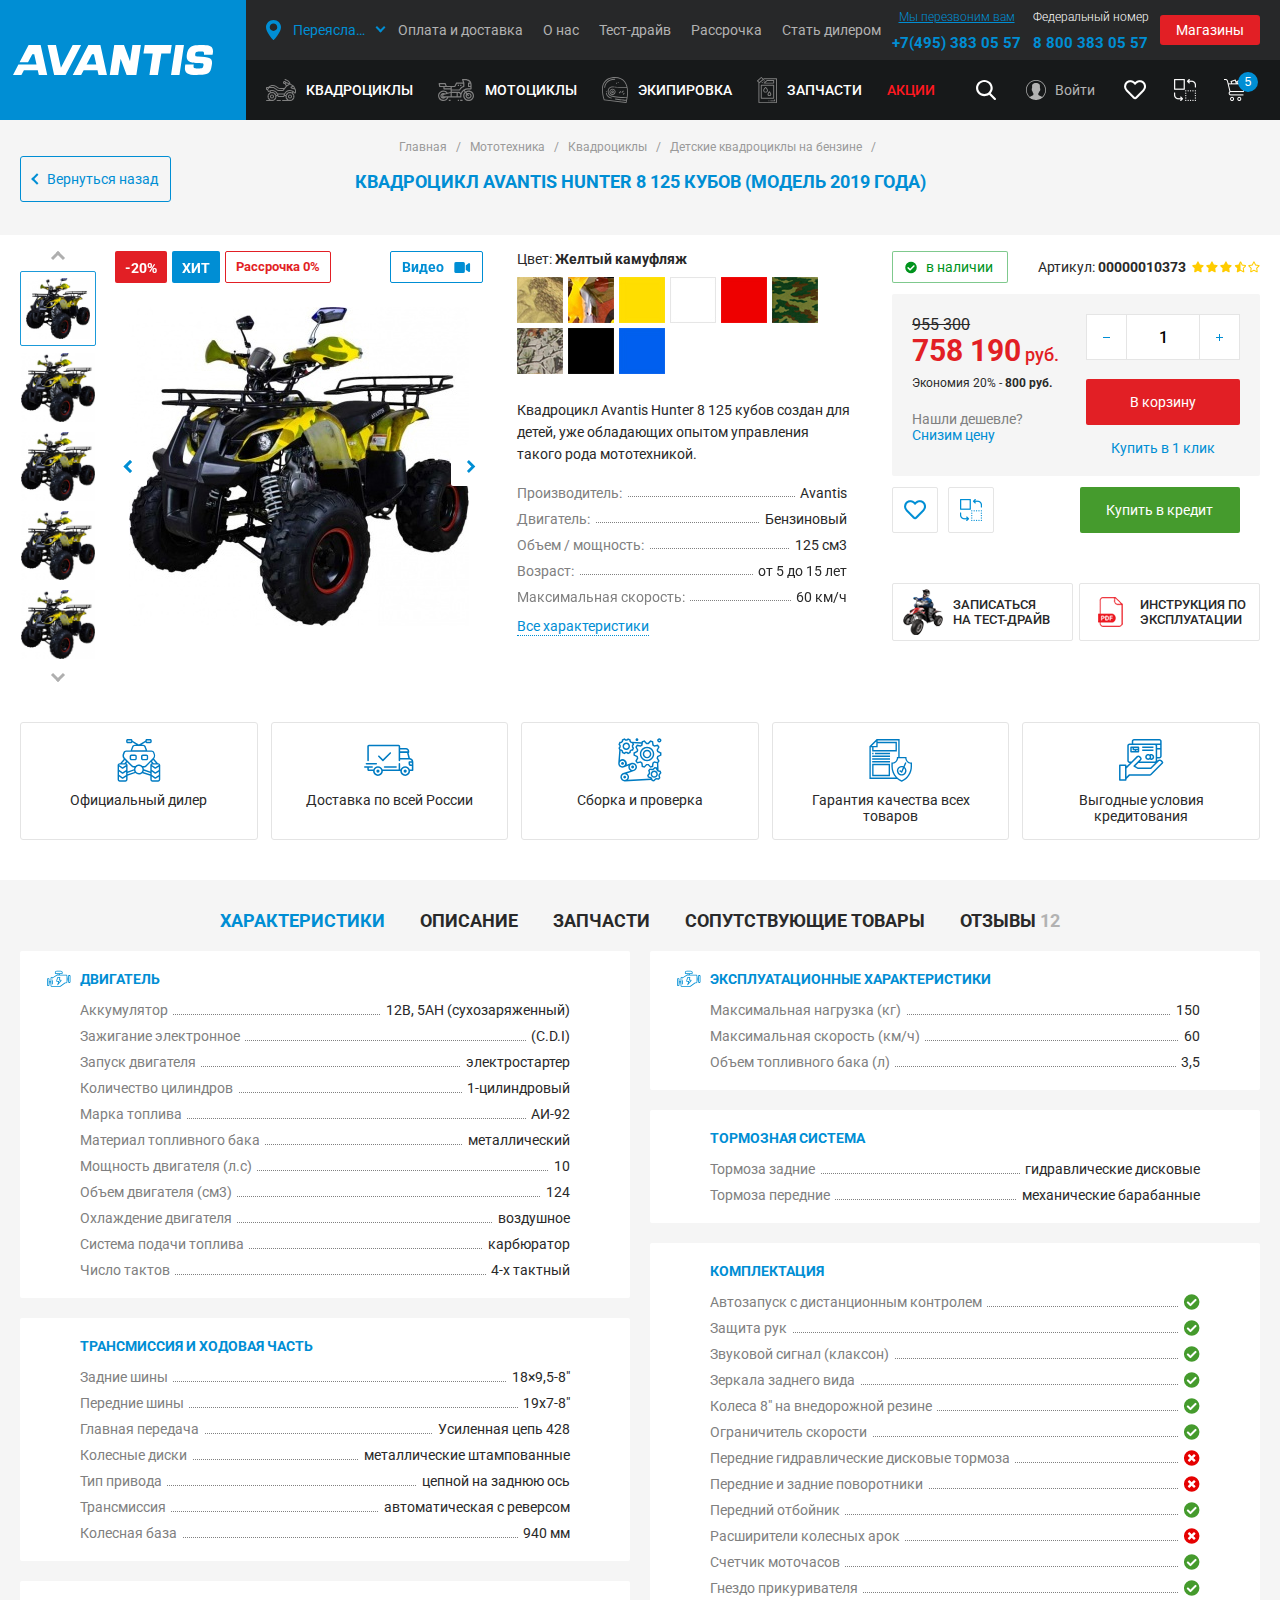
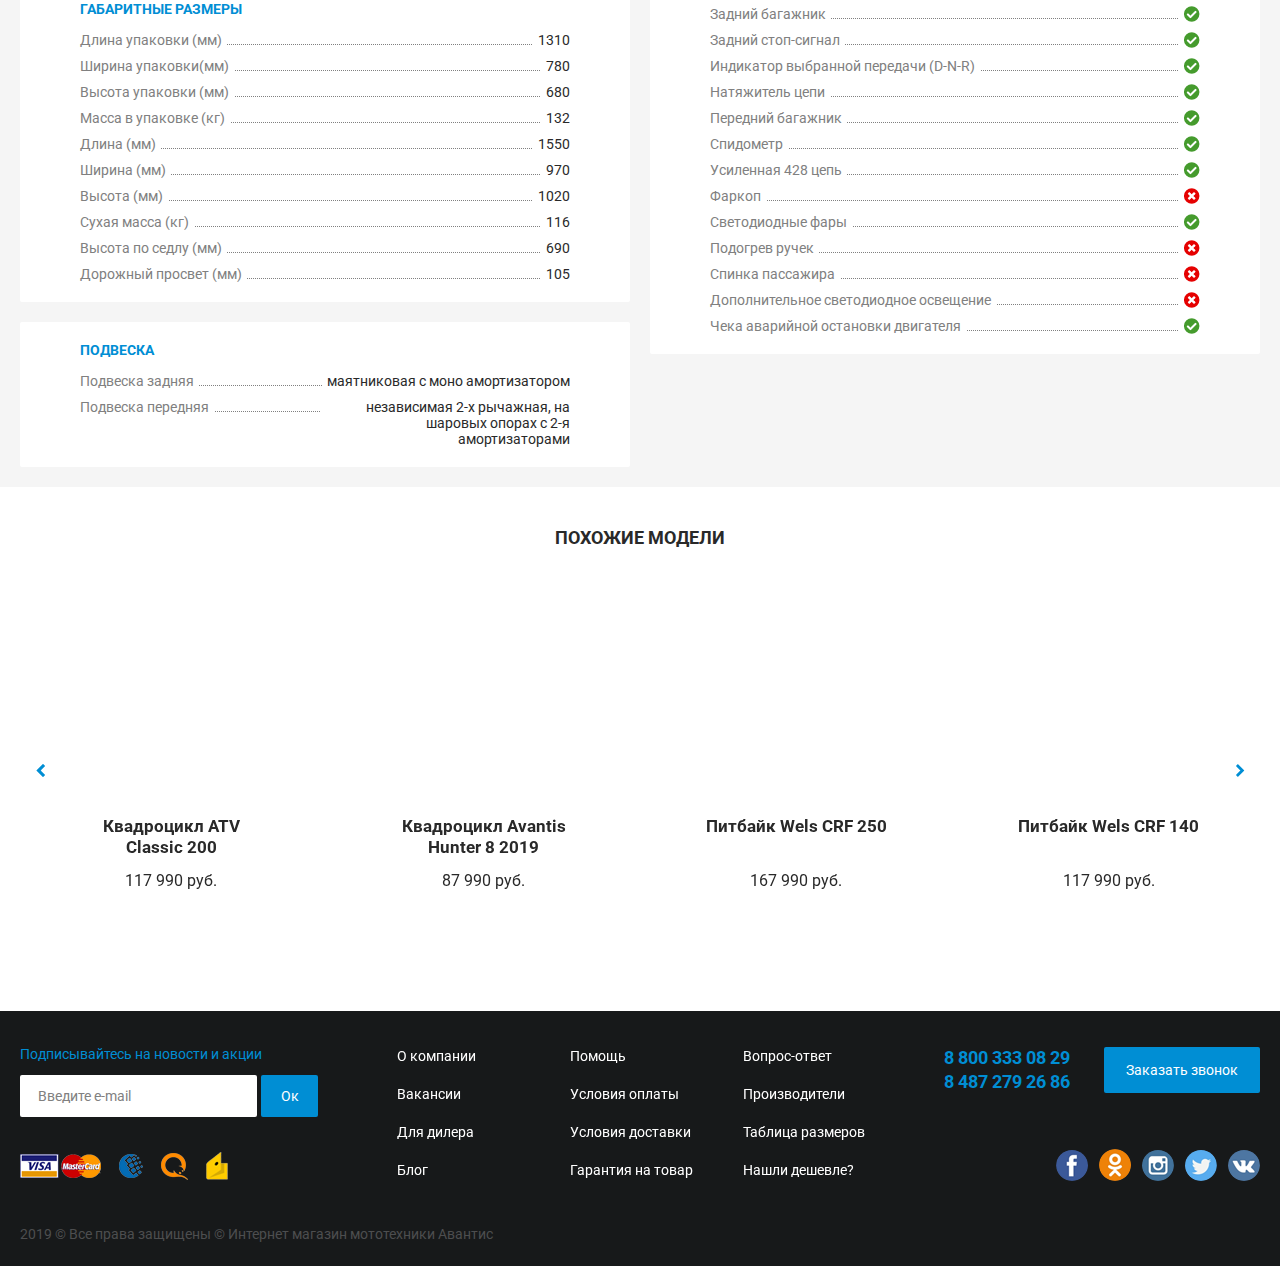
<file: product2.html>
<!DOCTYPE html>
<html lang="ru">
	<head>
		<meta http-equiv="Content-Type" content="text/html; charset=utf-8">
		<!-- Переключение IE в последнию версию, на случай если в настройках пользователя стоит меньшая -->
		<meta http-equiv="X-UA-Compatible" content="IE=edge">

		<!-- Адаптирование страницы для мобильных устройств -->
		<meta name="viewport" content="width=device-width, initial-scale=1, maximum-scale=1">

		<!-- Запрет распознования номера телефона -->
		<meta name="format-detection" content="telephone=no">
		<meta name="SKYPE_TOOLBAR" content ="SKYPE_TOOLBAR_PARSER_COMPATIBLE">

		<!-- Заголовок страницы -->
		<title>Заголовок страницы</title>

		<!-- Данное значение часто используют(использовали) поисковые системы -->
		<meta name="description" content="">
		<meta name="keywords" content="">

		<!-- Традиционная иконка сайта, размер 16x16, прозрачность поддерживается. Рекомендуемый формат: .ico или .png -->
		<link rel="shortcut icon" href="images/favicon.ico">

		<!-- Подключение шрифтов с гугла -->
		<link href="https://fonts.googleapis.com/css?family=Roboto:300,300i,400,400i,500,500i,700,700i,900,900i&display=swap&subset=cyrillic" rel="stylesheet">

		<!-- Подключение файлов стилей -->
		<link rel="stylesheet" href="css/ion.rangeSlider.css">
		<link rel="stylesheet" href="css/owl.carousel.css">
		<link rel="stylesheet" href="css/fancybox.css">
		<link rel="stylesheet" href="css/bxslider.css">
		<link rel="stylesheet" href="css/styles.css">

		<link rel="stylesheet" href="css/response_1341.css" media="(max-width: 1341px)">
		<link rel="stylesheet" href="css/response_1261.css" media="(max-width: 1261px)">
		<link rel="stylesheet" href="css/response_1023.css" media="(max-width: 1023px)">
		<link rel="stylesheet" href="css/response_767.css" media="(max-width: 767px)">
		<link rel="stylesheet" href="css/response_479.css" media="(max-width: 479px)">
		<link rel="stylesheet" href="css/response_374.css" media="(max-width: 374px)">
	</head>

	<body>
		<div class="wrap bg_white">
			<div class="main">
				<!-- Шапка -->
				<header>
					<button type="button" class="close">
						<span></span>
						<span></span>
					</button>


					<div class="mob_scroll">
						<div class="logo">
							<div>
								<img src="images/logo.svg" alt="">
							</div>
						</div>


						<div class="top">
							<div class="cont flex">

								<div class="city">
									<button class="link modal_link" data-content="#city_modal">
										<span>Переяславль-Залесский</span>
									</button>
								</div>


								<nav class="menu flex">
									<div class="item">
										<a href="/">Оплата и доставка</a>
									</div>

									<div class="item">
										<a href="/">О нас</a>
									</div>

									<div class="item">
										<a href="/">Тест-драйв</a>
									</div>

									<div class="item">
										<a href="/">Рассрочка</a>
									</div>

									<div class="item">
										<a href="/">Стать дилером</a>
									</div>
								</nav>


								<div class="contacts">
									<button class="callback_link modal_link" data-content="#callback_modal">Мы перезвоним вам</button>

									<div class="phone">
										<a href="tel:+74953830557">+7(495) 383 05 57</a>
									</div>
								</div>


								<div class="contacts">
									<div>Федеральный номер</div>

									<div class="phone">
										<a href="tel:88003830557">8 800 383 05 57</a>
									</div>
								</div>


								<button class="shops_link">Магазины</button>

							</div>
						</div>


						<div class="info">
							<div class="cont flex">

								<div class="cats flex">
									<div class="item">
										<a href="/">
											<svg class="icon" width="30px" height="22px">
												<use xlink:href="#ic_cat1">
											</svg>
											КВАДРОЦИКЛЫ
										</a>
									</div>

									<div class="item">
										<a href="/" class="sub_link">
											<svg class="icon" width="37px" height="22px">
												<use xlink:href="#ic_cat2">
											</svg>
											МОТОЦИКЛЫ<span class="arr"></span>
										</a>

										<div class="sub_cats">
											<div class="flex">
												<div class="cat">
													<a href="/" class="main">
														<div class="name">ПИТБАЙКИ</div>

														<img data-src="images/tmp/sub_cats_thumb.png" alt="" class="lozad">
													</a>

													<div class="sub">
														<div class="block">
															<div class="title">ПО ОБЪЁМУ ДВИГАТЕЛЯ</div>

															<div><a href="/">50 куб.</a></div>
															<div><a href="/">110 куб.</a></div>
															<div><a href="/">125 куб.</a></div>
															<div><a href="/">140 куб.</a></div>
															<div><a href="/">150 куб.</a></div>
															<div><a href="/">250 куб.</a></div>
														</div>

														<div class="block">
															<div class="title">ПО ВОЗРАСТУ</div>

															<div><a href="/">Детские</a></div>
															<div><a href="/">Подростковые</a></div>
															<div><a href="/">От 10 до 13 лет</a></div>
															<div><a href="/">От 10 до 14 лет</a></div>
															<div><a href="/">От 10 до 15 лет</a></div>
															<div><a href="/">От 10 до 18 лет</a></div>
															<div><a href="/">От 11 до 15 лет</a></div>
														</div>

														<div class="block">
															<div class="title">ПО СТОИМОСТИ</div>

															<div><a href="/">Дорогие</a></div>
															<div><a href="/">Недорогие</a></div>
															<div><a href="/">До 30 тыс.</a></div>
														</div>

														<div class="block">
															<div class="title">ПОПУЛЯРНЫЕ ЗАПРОСЫ</div>

															<div><a href="/">Лучшие</a></div>
															<div><a href="/">Новые</a></div>
															<div><a href="/">Китайские</a></div>
														</div>

														<div class="block">
															<div class="title">ПО БРЕНДУ</div>

															<div><a href="/">Avantis</a></div>
															<div><a href="/">Kayo</a></div>
															<div><a href="/">Мотоленд</a></div>
														</div>
													</div>
												</div>


												<div class="cat">
													<a href="/" class="main">
														<div class="name">КРОССОВЫЕ</div>

														<img data-src="images/tmp/sub_cats_thumb2.png" alt="" class="lozad">
													</a>

													<div class="sub">
														<div class="block">
															<div class="title">ПО ОБЪЁМУ ДВИГАТЕЛЯ</div>

															<div><a href="/">50 куб.</a></div>
															<div><a href="/">110 куб.</a></div>
															<div><a href="/">125 куб.</a></div>
															<div><a href="/">140 куб.</a></div>
															<div><a href="/">150 куб.</a></div>
															<div><a href="/">190 куб.</a></div>
															<div><a href="/">250 куб.</a></div>
															<div><a href="/">300 куб.</a></div>
															<div><a href="/">450 куб.</a></div>
														</div>

														<div class="block">
															<div class="title">ПО ВОЗРАСТУ</div>

															<div><a href="/">Подростковые</a></div>
															<div><a href="/">Взрослые</a></div>
															<div><a href="/">От 10 до 14 лет</a></div>
															<div><a href="/">От 10 до 15 лет</a></div>
															<div><a href="/">От 10 до 18 лет</a></div>
														</div>

														<div class="block">
															<div class="title">ПО СТОИМОСТИ</div>

															<div><a href="/">Дорогие</a></div>
															<div><a href="/">Недорогие</a></div>
														</div>

														<div class="block">
															<div class="title">ПО БРЕНДУ</div>

															<div><a href="/">Avantis</a></div>
															<div><a href="/">Kayo</a></div>
															<div><a href="/">Мотоленд</a></div>
														</div>
													</div>
												</div>


												<div class="cat">
													<a href="/" class="main">
														<div class="name">ЭНДУРО</div>

														<img data-src="images/tmp/sub_cats_thumb3.png" alt="" class="lozad">
													</a>

													<div class="sub">
														<div class="block">
															<div class="title">ПО ОБЪЁМУ ДВИГАТЕЛЯ</div>

															<div><a href="/">200 куб.</a></div>
															<div><a href="/">250 куб.</a></div>
															<div><a href="/">300 куб.</a></div>
															<div><a href="/">400 куб.</a></div>
															<div><a href="/">450 куб.</a></div>
														</div>

														<div class="block">
															<div class="title">ПОПУЛЯРНЫЕ ЗАПРОСЫ</div>

															<div><a href="/">Лучшие</a></div>
															<div><a href="/">Новые</a></div>
															<div><a href="/">Китайские</a></div>
														</div>

														<div class="block">
															<div class="title">ПО СТОИМОСТИ</div>

															<div><a href="/">Дорогие</a></div>
															<div><a href="/">Недорогие</a></div>
														</div>

														<div class="block">
															<div class="title">ПО БРЕНДУ</div>

															<div><a href="/">Avantis</a></div>
															<div><a href="/">Kayo</a></div>
															<div><a href="/">Мотоленд</a></div>
														</div>
													</div>
												</div>


												<div class="cat">
													<a href="/" class="main">
														<div class="name">МОТАРДЫ</div>

														<img data-src="images/tmp/sub_cats_thumb4.png" alt="" class="lozad">
													</a>

													<div class="sub">
														<div class="block">
															<div class="title">ПО ОБЪЁМУ ДВИГАТЕЛЯ</div>

															<div><a href="/">125 куб.</a></div>
														</div>

														<div class="block">
															<div class="title">ПО БРЕНДУ</div>

															<div><a href="/">Мотоленд</a></div>
														</div>
													</div>
												</div>


												<div class="cat">
													<a href="/" class="main">
														<div class="name">МИНИБАЙКИ - ЭЛЕКТРИЧЕСКИЕ</div>

														<img data-src="images/tmp/sub_cats_thumb5.png" alt="" class="lozad">
													</a>

													<div class="sub">
														<div class="block">
															<div class="title">ДЕТСКИЕ</div>

															<div><a href="/">От 5 лет</a></div>
															<div><a href="/">От 6 лет</a></div>
															<div><a href="/">От 7 лет</a></div>
															<div><a href="/">От 8 лет</a></div>
															<div><a href="/">От 9 лет</a></div>
														</div>
													</div>
												</div>
											</div>
										</div>
									</div>

									<div class="item">
										<a href="/">
											<svg class="icon" width="26px" height="26px">
												<use xlink:href="#ic_cat3">
											</svg>
											ЭКИПИРОВКА
										</a>
									</div>

									<div class="item">
										<a href="/">
											<svg class="icon" width="20px" height="26px">
												<use xlink:href="#ic_cat4">
											</svg>
											ЗАПЧАСТИ
										</a>
									</div>

									<div class="item">
										<a href="/" class="red">АКЦИИ</a>
									</div>
								</div>


								<div class="search">
									<button class="link modal_link" data-content="#search_modal">
										<img src="images/ic_search.svg" alt="">
									</button>
								</div>


								<div class="account">
									<button class="login_link modal_link" data-content="#login_modal">Войти</button>

									<!--a href="/" class="user">Константин</a-->
								</div>


								<div class="links">
									<a href="/" class="favorite_link">
										<img src="images/ic_favorite.png" alt="">
									</a>

									<a href="/" class="compare_link">
										<img src="images/ic_compare.png" alt="">
									</a>

									<button class="cart_link modal_link" data-content="#cart_modal">
										<img src="images/ic_cart.png" alt="">
										<div class="count">5</div>
									</button>
								</div>
							</div>
						</div>
					</div>
				</header>


				<div class="mob_header">
					<div class="cont">

						<div class="logo">
							<div>
								<img src="images/logo.svg" alt="">
							</div>
						</div>


						<div class="contacts">
							<div class="phone">
								<a href="tel:4953830557">(495) 383 05 57</a>
							</div>

							<button class="callback_link modal_link" data-content="#callback_modal">Перезвонить?</button>
						</div>


						<div class="links">
							<a href="/" class="favorite_link">
								<img src="images/ic_favorite.png" alt="">
							</a>

							<a href="/" class="compare_link">
								<img src="images/ic_compare.png" alt="">
							</a>

							<button class="cart_link modal_link" data-content="#cart_modal">
								<img src="images/ic_cart.png" alt="">
								<div class="count">5</div>
							</button>
						</div>


						<div class="search">
							<button class="link modal_link" data-content="#search_modal">
								<img src="images/ic_search.svg" alt="">
							</button>
						</div>


						<div class="account">
							<button class="login_link modal_link" data-content="#login_modal">Войти</button>

							<!--a href="/" class="user">Константин</a-->
						</div>


						<button type="button" class="mob_menu_link">
							<span></span>
							<span></span>
							<span></span>
						</button>

					</div>
				</div>
				<!-- End Шапка -->


				<!-- Основная часть -->
				<section class="page_head no_image">
					<div class="cont">

						<a href="/" class="back_link">Вернуться назад</a>

						<div class="breadcrumbs">
							<a href="/">Главная</a> <span class="sep">/</span>
							<a href="/">Мототехника</a> <span class="sep">/</span>
							<a href="/">Квадроциклы</a> <span class="sep">/</span>
							<a href="/">Детские квадроциклы на бензине</a> <span class="sep">/</span>
						</div>

						<h1 class="page_title">Квадроцикл Avantis Hunter 8 125 кубов (модель 2019 года)</h1>

					</div>
				</section>


				<section class="product_info block">
					<div class="cont">

						<div class="images">
							<div class="thumbs">
								<div class="slider">
									<div class="slide">
										<button data-slide-index="0" class="active no_border">
											<div class="img">
												<img data-src="images/tmp/product_img2.jpg" alt="" class="lozad">
											</div>
										</button>
									</div>

									<div class="slide">
										<button data-slide-index="1" class="no_border">
											<div class="img">
												<img data-src="images/tmp/product_img2.jpg" alt="" class="lozad">
											</div>
										</button>
									</div>

									<div class="slide">
										<button data-slide-index="2" class="no_border">
											<div class="img">
												<img data-src="images/tmp/product_img2.jpg" alt="" class="lozad">
											</div>
										</button>
									</div>

									<div class="slide">
										<button data-slide-index="3" class="no_border">
											<div class="img">
												<img data-src="images/tmp/product_img2.jpg" alt="" class="lozad">
											</div>
										</button>
									</div>

									<div class="slide">
										<button data-slide-index="4" class="no_border">
											<div class="img">
												<img data-src="images/tmp/product_img2.jpg" alt="" class="lozad">
											</div>
										</button>
									</div>

									<div class="slide">
										<button data-slide-index="0" class="no_border">
											<div class="img">
												<img data-src="images/tmp/product_img2.jpg" alt="" class="lozad">
											</div>
										</button>
									</div>

									<div class="slide">
										<button data-slide-index="1" class="no_border">
											<div class="img">
												<img data-src="images/tmp/product_img2.jpg" alt="" class="lozad">
											</div>
										</button>
									</div>

									<div class="slide">
										<button data-slide-index="2" class="no_border">
											<div class="img">
												<img data-src="images/tmp/product_img2.jpg" alt="" class="lozad">
											</div>
										</button>
									</div>

									<div class="slide">
										<button data-slide-index="3" class="no_border">
											<div class="img">
												<img data-src="images/tmp/product_img2.jpg" alt="" class="lozad">
											</div>
										</button>
									</div>

									<div class="slide">
										<button data-slide-index="4" class="no_border">
											<div class="img">
												<img data-src="images/tmp/product_img2.jpg" alt="" class="lozad">
											</div>
										</button>
									</div>
								</div>
							</div>


							<div class="big">
								<div class="stickers">
									<div><div class="sticker discount">-20%</div></div>
									<div><div class="sticker hit">ХИТ</div></div>

									<div class="modal_cont">
										<button type="button" class="mini_modal_link sticker credit" data-modal-id="#credit_mini_modal">Рассрочка 0%</button>

										<div class="mini_modal" id="credit_mini_modal">
											<button class="close"></button>

											Закажи этот товар прямо сейчас с акцией «Рассрочка» — без первого взноса и переплат!<br>
											<a href="/">Подробнее</a>
										</div>
									</div>
								</div>


								<a href="https://www.youtube.com/watch?v=t7peQOEg7Xk" data-fancybox class="video_link">
									Видео<img src="images/ic_video.png" alt="">
								</a>


								<div class="slider owl-carousel">
									<div class="slide">
										<a href="images/tmp/product_img2.jpg" class="fancy_img" data-fancybox="product">
											<div class="img">
												<img data-src="images/tmp/product_img2.jpg" alt="" class="lozad">
											</div>
										</a>
									</div>

									<div class="slide">
										<a href="images/tmp/product_img2.jpg" class="fancy_img" data-fancybox="product">
											<div class="img">
												<img data-src="images/tmp/product_img2.jpg" alt="" class="lozad">
											</div>
										</a>
									</div>

									<div class="slide">
										<a href="images/tmp/product_img2.jpg" class="fancy_img" data-fancybox="product">
											<div class="img">
												<img data-src="images/tmp/product_img2.jpg" alt="" class="lozad">
											</div>
										</a>
									</div>

									<div class="slide">
										<a href="images/tmp/product_img2.jpg" class="fancy_img" data-fancybox="product">
											<div class="img">
												<img data-src="images/tmp/product_img2.jpg" alt="" class="lozad">
											</div>
										</a>
									</div>

									<div class="slide">
										<a href="images/tmp/product_img2.jpg" class="fancy_img" data-fancybox="product">
											<div class="img">
												<img data-src="images/tmp/product_img2.jpg" alt="" class="lozad">
											</div>
										</a>
									</div>
								</div>
							</div>
						</div>


						<div class="info">
							<div class="color">
								<div>Цвет: <b>Желтый камуфляж</b></div>

								<div class="items">
									<a href="/">
										<img data-src="images/tmp/product_color1.jpg" alt="" class="lozad">
									</a>

									<a href="/">
										<img data-src="images/tmp/product_color2.jpg" alt="" class="lozad">
									</a>

									<a href="/">
										<img data-src="images/tmp/product_color3.jpg" alt="" class="lozad">
									</a>

									<a href="/">
										<img data-src="images/tmp/product_color4.jpg" alt="" class="lozad">
									</a>

									<a href="/">
										<img data-src="images/tmp/product_color5.jpg" alt="" class="lozad">
									</a>

									<a href="/">
										<img data-src="images/tmp/product_color6.jpg" alt="" class="lozad">
									</a>

									<a href="/">
										<img data-src="images/tmp/product_color7.jpg" alt="" class="lozad">
									</a>

									<a href="/">
										<img data-src="images/tmp/product_color8.jpg" alt="" class="lozad">
									</a>

									<a href="/">
										<img data-src="images/tmp/product_color9.jpg" alt="" class="lozad">
									</a>
								</div>
							</div>


							<div class="desc text_block">
								<p>
									Квадроцикл Avantis Hunter 8 125 кубов создан для детей, уже обладающих опытом управления такого рода мототехникой.
								</p>
							</div>


							<div class="features big">
								<div class="item">
									<div class="name">Производитель:</div>
									<div class="val">Avantis</div>
								</div>

								<div class="item">
									<div class="name">Двигатель:</div>
									<div class="val">Бензиновый</div>
								</div>

								<div class="item">
									<div class="name">Объем / мощность:</div>
									<div class="val">125 см3</div>
								</div>

								<div class="item">
									<div class="name">Возраст:</div>
									<div class="val">от 5 до 15 лет</div>
								</div>

								<div class="item">
									<div class="name">Максимальная скорость:</div>
									<div class="val">60 км/ч</div>
								</div>

								<button class="all_link scroll_link" data-anchor="#product_tab1" data-offset="72">Все характеристики</button>
							</div>
						</div>


						<div class="buy_info">
							<div class="status green">в наличии</div>

							<div class="articul">Артикул: <b>00000010373</b></div>

							<div class="rating">
								<div class="active"></div>
								<div class="active"></div>
								<div class="active"></div>
								<div class="middle"></div>
								<div></div>
							</div>

							<div class="buy">
								<div class="col">
									<div class="price">
										<div class="old">955 300</div>
										<div class="new"><b>758 190</b> руб.</div>
										<div class="saving">Экономия 20% - <b>800 руб.</b></div>
									</div>

									<div class="cheaper">
										Нашли дешевле?<br> <span>Снизим цену</span>
									</div>
								</div>

								<div class="col">
									<div class="amount">
									    <button type="button" class="minus"></button>

									    <input type="text" value="1" class="input"
									      data-minimum="1" data-maximum="99" data-step="1" data-unit="" maxlength="2">

									    <button type="button" class="plus"></button>
									</div>

									<button class="buy_link">В корзину</button>

									<button class="quike_buy_link modal_link" data-content="#quike_buy_modal">Купить в 1 клик</button>
								</div>
							</div>

							<button class="favorite_link">
								<img src="images/ic_favorite2.png" alt="">
								<img src="images/ic_favorite.png" alt="">
							</button>

							<button class="compare_link">
								<img src="images/ic_compare2.png" alt="">
								<img src="images/ic_compare.png" alt="">
							</button>

							<button class="credit_link modal_link" data-content="#credit_modal">Купить в кредит</button>


							<div class="links">
								<button class="modal_link" data-content="#test_drive_modal">
									<div class="icon">
										<img data-src="images/ic_test_drive.png" alt="" class="lozad">
									</div>

									<div class="name">записаться<br> на тест-драйв</div>
								</button>


								<a href="/">
									<div class="icon">
										<img data-src="images/ic_pdf.png" alt="" class="lozad">
									</div>

									<div class="name">ИНСТРУКЦИЯ ПО ЭКСПЛУАТАЦИИ</div>
								</a>
							</div>
						</div>

					</div>
				</section>


				<section class="prod_advantages block">
					<div class="cont">

						<div class="flex">
							<div class="item">
								<div class="icon">
									<img data-src="images/ic_prod_advantage.svg" alt="" class="lozad">
								</div>

								<div class="name">Официальный дилер</div>
							</div>


							<div class="item">
								<div class="icon">
									<img data-src="images/ic_prod_advantage2.svg" alt="" class="lozad">
								</div>

								<div class="name">Доставка по всей России</div>
							</div>


							<div class="item">
								<div class="icon">
									<img data-src="images/ic_prod_advantage3.svg" alt="" class="lozad">
								</div>

								<div class="name">Сборка и проверка</div>
							</div>


							<div class="item">
								<div class="icon">
									<img data-src="images/ic_prod_advantage4.svg" alt="" class="lozad">
								</div>

								<div class="name">Гарантия качества всех<br> товаров</div>
							</div>


							<div class="item">
								<div class="icon">
									<img data-src="images/ic_prod_advantage5.svg" alt="" class="lozad">
								</div>

								<div class="name">Выгодные условия<br> кредитования</div>
							</div>
						</div>

					</div>
				</section>


				<section class="product_tabs block tabs_container">
					<div class="cont">

						<div class="tabs">
							<button type="button" data-content="#product_tab1" data-level="level1" class="active">Характеристики</button>

							<button type="button" data-content="#product_tab2" data-level="level1">Описание</button>

							<button type="button" data-content="#product_tab3" data-level="level1">Запчасти</button>

							<button type="button" data-content="#product_tab4" data-level="level1">Сопутствующие товары</button>

							<button type="button" data-content="#product_tab5" data-level="level1">Отзывы <span>12</span></button>
						</div>


						<div class="tab_content level1 active" id="product_tab1">
							<div class="product_features">
								<div class="block">
									<div class="title">
										<div class="icon">
											<img data-src="images/ic_product_feature.svg" alt="" class="lozad">
										</div>
										Двигатель
									</div>

									<div class="item">
										<div class="name">Аккумулятор</div>
										<div class="val">12В, 5AH (сухозаряженный)</div>
									</div>

									<div class="item">
										<div class="name">Зажигание	электронное</div>
										<div class="val">(C.D.I)</div>
									</div>

									<div class="item">
										<div class="name">Запуск двигателя</div>
										<div class="val">электростартер</div>
									</div>

									<div class="item">
										<div class="name">Количество цилиндров</div>
										<div class="val">1-цилиндровый</div>
									</div>

									<div class="item">
										<div class="name">Марка топлива</div>
										<div class="val">АИ-92</div>
									</div>

									<div class="item">
										<div class="name">Материал топливного бака</div>
										<div class="val">металлический</div>
									</div>

									<div class="item">
										<div class="name">Мощность двигателя (л.с)</div>
										<div class="val">10</div>
									</div>

									<div class="item">
										<div class="name">Объем двигателя (см3)</div>
										<div class="val">124</div>
									</div>

									<div class="item">
										<div class="name">Охлаждение двигателя</div>
										<div class="val">воздушное</div>
									</div>

									<div class="item">
										<div class="name">Система подачи топлива</div>
										<div class="val">карбюратор</div>
									</div>

									<div class="item">
										<div class="name">Число тактов</div>
										<div class="val">4-х тактный</div>
									</div>
								</div>


								<div class="block">
									<div class="title">
										<div class="icon">
											<img data-src="images/ic_product_feature2.svg" alt="" class="lozad">
										</div>
										Трансмиссия и ходовая часть
									</div>

									<div class="item">
										<div class="name">Задние шины</div>
										<div class="val">18×9,5-8"</div>
									</div>

									<div class="item">
										<div class="name">Передние шины</div>
										<div class="val">19х7-8"</div>
									</div>

									<div class="item">
										<div class="name">Главная передача</div>
										<div class="val">Усиленная цепь 428</div>
									</div>

									<div class="item">
										<div class="name">Колесные диски</div>
										<div class="val">металлические штампованные</div>
									</div>

									<div class="item">
										<div class="name">Тип привода</div>
										<div class="val">цепной на заднюю ось</div>
									</div>

									<div class="item">
										<div class="name">Трансмиссия</div>
										<div class="val">автоматическая с реверсом</div>
									</div>

									<div class="item">
										<div class="name">Колесная база</div>
										<div class="val">940 мм</div>
									</div>
								</div>


								<div class="block">
									<div class="title">
										<div class="icon">
											<img data-src="images/ic_product_feature2.svg" alt="" class="lozad">
										</div>
										Габаритные размеры
									</div>

									<div class="item">
										<div class="name">Длина упаковки (мм)</div>
										<div class="val">1310</div>
									</div>

									<div class="item">
										<div class="name">Ширина упаковки(мм)</div>
										<div class="val">780</div>
									</div>

									<div class="item">
										<div class="name">Высота упаковки (мм)</div>
										<div class="val">680</div>
									</div>

									<div class="item">
										<div class="name">Масса в упаковке (кг)</div>
										<div class="val">132</div>
									</div>

									<div class="item">
										<div class="name">Длина (мм)</div>
										<div class="val">1550</div>
									</div>

									<div class="item">
										<div class="name">Ширина (мм)</div>
										<div class="val">970</div>
									</div>

									<div class="item">
										<div class="name">Высота (мм)</div>
										<div class="val">1020</div>
									</div>

									<div class="item">
										<div class="name">Сухая масса (кг)</div>
										<div class="val">116</div>
									</div>

									<div class="item">
										<div class="name">Высота по седлу (мм)</div>
										<div class="val">690</div>
									</div>

									<div class="item">
										<div class="name">Дорожный просвет (мм)</div>
										<div class="val">105</div>
									</div>
								</div>


								<div class="block">
									<div class="title">
										<div class="icon">
											<img data-src="images/ic_product_feature.svg" alt="" class="lozad">
										</div>
										Подвеска
									</div>

									<div class="item">
										<div class="name">Подвеска задняя</div>
										<div class="val">маятниковая с моно амортизатором</div>
									</div>

									<div class="item">
										<div class="name">Подвеска передняя</div>
										<div class="val">независимая 2-х рычажная, на шаровых опорах с 2-я амортизаторами</div>
									</div>
								</div>


								<div class="block">
									<div class="title">
										<div class="icon">
											<img data-src="images/ic_product_feature.svg" alt="" class="lozad">
										</div>
										Эксплуатационные характеристики
									</div>

									<div class="item">
										<div class="name">Максимальная нагрузка (кг)</div>
										<div class="val">150</div>
									</div>

									<div class="item">
										<div class="name">Максимальная скорость (км/ч)</div>
										<div class="val">60</div>
									</div>

									<div class="item">
										<div class="name">Объем топливного бака (л)</div>
										<div class="val">3,5</div>
									</div>
								</div>


								<div class="block">
									<div class="title">
										<div class="icon">
											<img data-src="images/ic_product_feature.svg" alt="" class="lozad">
										</div>
										Тормозная система
									</div>

									<div class="item">
										<div class="name">Тормоза задние</div>
										<div class="val">гидравлические дисковые</div>
									</div>

									<div class="item">
										<div class="name">Тормоза передние</div>
										<div class="val">механические барабанные</div>
									</div>
								</div>


								<div class="block">
									<div class="title">
										<div class="icon">
											<img data-src="images/ic_product_feature2.svg" alt="" class="lozad">
										</div>
										Комплектация
									</div>

									<div class="item">
										<div class="name big">Автозапуск с дистанционным контролем</div>
										<div class="val">
											<img src="images/ic_feature_yes.png" alt="">
										</div>
									</div>

									<div class="item">
										<div class="name big">Защита рук</div>
										<div class="val">
											<img src="images/ic_feature_yes.png" alt="">
										</div>
									</div>

									<div class="item">
										<div class="name big">Звуковой сигнал (клаксон)</div>
										<div class="val">
											<img src="images/ic_feature_yes.png" alt="">
										</div>
									</div>

									<div class="item">
										<div class="name big">Зеркала заднего вида</div>
										<div class="val">
											<img src="images/ic_feature_yes.png" alt="">
										</div>
									</div>

									<div class="item">
										<div class="name big">Колеса 8" на внедорожной резине</div>
										<div class="val">
											<img src="images/ic_feature_yes.png" alt="">
										</div>
									</div>

									<div class="item">
										<div class="name big">Ограничитель скорости</div>
										<div class="val">
											<img src="images/ic_feature_yes.png" alt="">
										</div>
									</div>

									<div class="item">
										<div class="name big">Передние гидравлические дисковые тормоза</div>
										<div class="val">
											<img src="images/ic_feature_no.png" alt="">
										</div>
									</div>

									<div class="item">
										<div class="name big">Передние и задние поворотники</div>
										<div class="val">
											<img src="images/ic_feature_no.png" alt="">
										</div>
									</div>

									<div class="item">
										<div class="name big">Передний отбойник</div>
										<div class="val">
											<img src="images/ic_feature_yes.png" alt="">
										</div>
									</div>

									<div class="item">
										<div class="name big">Расширители колесных арок</div>
										<div class="val">
											<img src="images/ic_feature_no.png" alt="">
										</div>
									</div>

									<div class="item">
										<div class="name big">Счетчик моточасов</div>
										<div class="val">
											<img src="images/ic_feature_yes.png" alt="">
										</div>
									</div>

									<div class="item">
										<div class="name big">Гнездо прикуривателя</div>
										<div class="val">
											<img src="images/ic_feature_yes.png" alt="">
										</div>
									</div>

									<div class="item">
										<div class="name big">Задний багажник</div>
										<div class="val">
											<img src="images/ic_feature_yes.png" alt="">
										</div>
									</div>

									<div class="item">
										<div class="name big">Задний стоп-сигнал</div>
										<div class="val">
											<img src="images/ic_feature_yes.png" alt="">
										</div>
									</div>

									<div class="item">
										<div class="name big">Индикатор выбранной передачи (D-N-R)</div>
										<div class="val">
											<img src="images/ic_feature_yes.png" alt="">
										</div>
									</div>

									<div class="item">
										<div class="name big">Натяжитель цепи</div>
										<div class="val">
											<img src="images/ic_feature_yes.png" alt="">
										</div>
									</div>

									<div class="item">
										<div class="name big">Передний багажник</div>
										<div class="val">
											<img src="images/ic_feature_yes.png" alt="">
										</div>
									</div>

									<div class="item">
										<div class="name big">Спидометр</div>
										<div class="val">
											<img src="images/ic_feature_yes.png" alt="">
										</div>
									</div>

									<div class="item">
										<div class="name big">Усиленная 428 цепь</div>
										<div class="val">
											<img src="images/ic_feature_yes.png" alt="">
										</div>
									</div>

									<div class="item">
										<div class="name big">Фаркоп</div>
										<div class="val">
											<img src="images/ic_feature_no.png" alt="">
										</div>
									</div>

									<div class="item">
										<div class="name big">Светодиодные фары</div>
										<div class="val">
											<img src="images/ic_feature_yes.png" alt="">
										</div>
									</div>

									<div class="item">
										<div class="name big">Подогрев ручек</div>
										<div class="val">
											<img src="images/ic_feature_no.png" alt="">
										</div>
									</div>

									<div class="item">
										<div class="name big">Спинка пассажира</div>
										<div class="val">
											<img src="images/ic_feature_no.png" alt="">
										</div>
									</div>

									<div class="item">
										<div class="name big">Дополнительное светодиодное освещение</div>
										<div class="val">
											<img src="images/ic_feature_no.png" alt="">
										</div>
									</div>

									<div class="item">
										<div class="name big">Чека аварийной остановки двигателя</div>
										<div class="val">
											<img src="images/ic_feature_yes.png" alt="">
										</div>
									</div>
								</div>
							</div>
						</div>


						<div class="tab_content level1" id="product_tab2">
							<div class="product_desc text_block">
								<h2>ОПИСАНИЕ</h2>

								<p>
									Квадроцикл Avantis Hunter 8 125 кубов создан для детей, уже обладающих опытом управления такого рода мототехникой. Вездеход имеет индивидуальный характер, присущий всей линейке Hunter, а также технически совершенную конструкцию и стильный, привлекательный дизайн.
								</p>

								<p>
									МодельAvantis Hunter 8 125 кубов оснащена автоматической коробкой передач с реверсом, что позволяет разгоняться до 60 км/ч. Скорости переключаются четко и быстро, а регулируемые амортизаторы делают передвижение удобным как за городом, так и в парковой зоне.
								</p>

								<p>
									Квадроцикл Avantis Hunter 8 125 кубов – это универсальный и многофункциональный аппарат. В отличие от других транспортных средств, с данным внедорожником ваш наездник не ограничен одним сезоном. Берите внедорожник с собой на природу летом, катайтесь по осенней листве и заснеженным полям. На квадрик установлен карбюратор, и именно благодаря ему завод двигателя даже в 15-градусный мороз – не проблема. Еще один плюс такого инженерного решения – экономия на топливе. Подходит бензин АИ-92. Бензобака емкостью 3,5 л хватит, чтобы насладиться верным другом вдоволь, и открыть для себя новые места!
								</p>

								<p>
									Конечно, весь потенциал обновленного мотора в 10л.с. можно раскрыть только на ровном и твердом грунте, но, тем не менее, Avantis Hunter 8 125 кубов легко набирает разгон к удовольствию юного гонщика. Ограничить максимальную скорость вы всегда сможете с помощью дроссельной заслонки. В комплекте имеется автозапуск с дистанционным управлением и сигнализацией.
								</p>

								<p>
									Колеса – 8 дюймов на внедорожной резине. Собственно, это и есть главное отличие квадроцикла Hunter 8 от Hunter 7. Лишний дюйм открывает больше возможностей для передвижения по сложному ландшафту, а также делает мотовездеход более маневренным и устойчивым.
								</p>

								<p>
									Помимо вышесказанного, еще одна «изюминка» квадроцикла Avantis Hunter 8 125 кубов состоит в следующем: увеличенная рамаспроектирована таким образом, чтобы обеспечить внедорожнику не только прочность и долговечность, но, одновременно, легкость и устойчивость. Посадив за руль своего ребенка, будьте уверены, что он сможет с комфортом ездить по разбитым дорогам, при этом не повредив дорогую технику. Ничего не сломается и не отвалится в то время, как райдер нарезает круги по пересеченной местности. Высококачественные компоненты полностью оправдывают вложенные в них средства.
								</p>

								<p>
									Вот увидите, эффект от обладания и вождения такого аппарата – восторг, горящие детские глаза и море положительных эмоций!
								</p>

								<p>
									Чтобы быстро и недорого купить квадроцикл Avantis Hunter 8 125 кубов, оформите заказ в нашем магазине. Товар имеет гарантию качества, доставка осуществляетсяв любой город РФ.
								</p>
							</div>
						</div>


						<div class="tab_content level1" id="product_tab3">
							<div class="product_spare_parts tabs_container">
								<div class="title">Популярные запчасти для этой модели</div>

								<div class="tabs">
									<button type="button" data-content="#spare_parts_tab1" data-level="level2" class="active">Кузовные элементы, пластик</button>

									<button type="button" data-content="#spare_parts_tab2" data-level="level2">Рулевое управление</button>

									<button type="button" data-content="#spare_parts_tab3" data-level="level2">Двигатель, трансмиссия</button>

									<button type="button" data-content="#spare_parts_tab4" data-level="level2">Впускная, выпускная системы</button>

									<button type="button" data-content="#spare_parts_tab5" data-level="level2">Подвеска задняя</button>

									<button type="button" data-content="#spare_parts_tab6" data-level="level2">Тормозная система</button>

									<button type="button" data-content="#spare_parts_tab7" data-level="level2">Передняя подвеска</button>

									<button type="button" data-content="#spare_parts_tab8" data-level="level2">Электрика</button>
								</div>


								<button class="mob_tab_link">Кузовные элементы, пластик</button>

								<div class="tab_content level2 active" id="spare_parts_tab1">
									<div class="products">
										<div class="list with_slider">
											<div class="titles">
												<div class="thumb"></div>
												<div class="name">Наименование</div>
												<div class="status">Наличие</div>
												<div class="articul">Код товара</div>
												<div class="price">Цена</div>
												<div class="amount">Количество</div>
											</div>


											<div class="mob_slider">
												<div class="product">
													<div class="thumb mob_mini">
														<a href="/">
															<img data-src="images/tmp/product_list_thumb1.jpg" alt="" class="lozad">
														</a>
													</div>

													<div class="info">
														<div class="name">
															<a href="/">Бак топливный металлический 125 сс (2015) 3,5л</a>
														</div>

														<div class="desc mob_show">Бак топливный из качественного металла для квадрацикла (ATV) объёмом в 3,5 литра, что в свою очередь даст ощутимый запас хода на грязевых ...</div>

														<div class="tablet_articul">Артикул: 00000010278</div>
													</div>

													<div class="status">
														<div class="green">в наличии</div>
													</div>

													<div class="articul">00000010373</div>

													<div class="price">
														<div class="old">108 200</div>
														<div class="new">87 990 руб.</div>
													</div>

													<div class="bottom">
														<div class="amount">
														    <button type="button" class="minus"></button>

														    <input type="text" value="1" class="input"
														      data-minimum="1" data-maximum="99" data-step="1" data-unit="" maxlength="2">

														    <button type="button" class="plus"></button>
														</div>

														<button class="buy_link">В корзину</button>

														<button class="favorite_link">
															<img src="images/ic_favorite2.png" alt="">
															<img src="images/ic_favorite.png" alt="">
														</button>

														<button class="compare_link">
															<img src="images/ic_compare2.png" alt="">
															<img src="images/ic_compare.png" alt="">
														</button>
													</div>
												</div>


												<div class="product">
													<div class="thumb mob_mini">
														<a href="/">
															<img data-src="images/tmp/product_list_thumb1.jpg" alt="" class="lozad">
														</a>
													</div>

													<div class="info">
														<div class="name">
															<a href="/">Бак топливный металлический 125 сс (2015) 3,5л</a>
														</div>

														<div class="desc mob_show">Бак топливный из качественного металла для квадрацикла (ATV) объёмом в 3,5 литра, что в свою очередь даст ощутимый запас хода на грязевых ...</div>

														<div class="tablet_articul">Артикул: 00000010278</div>
													</div>

													<div class="status">
														<div class="green">в наличии</div>
													</div>

													<div class="articul">00000010373</div>

													<div class="price">
														<div class="old">108 200</div>
														<div class="new">87 990 руб.</div>
													</div>

													<div class="bottom">
														<div class="amount">
														    <button type="button" class="minus"></button>

														    <input type="text" value="1" class="input"
														      data-minimum="1" data-maximum="99" data-step="1" data-unit="" maxlength="2">

														    <button type="button" class="plus"></button>
														</div>

														<button class="buy_link">В корзину</button>

														<button class="favorite_link">
															<img src="images/ic_favorite2.png" alt="">
															<img src="images/ic_favorite.png" alt="">
														</button>

														<button class="compare_link">
															<img src="images/ic_compare2.png" alt="">
															<img src="images/ic_compare.png" alt="">
														</button>
													</div>
												</div>


												<div class="product">
													<div class="thumb mob_mini">
														<a href="/">
															<img data-src="images/tmp/product_list_thumb1.jpg" alt="" class="lozad">
														</a>
													</div>

													<div class="info">
														<div class="name">
															<a href="/">Бак топливный металлический 125 сс (2015) 3,5л</a>
														</div>

														<div class="desc mob_show">Бак топливный из качественного металла для квадрацикла (ATV) объёмом в 3,5 литра, что в свою очередь даст ощутимый запас хода на грязевых ...</div>

														<div class="tablet_articul">Артикул: 00000010278</div>
													</div>

													<div class="status">
														<div class="green">в наличии</div>
													</div>

													<div class="articul">00000010373</div>

													<div class="price">
														<div class="old">108 200</div>
														<div class="new">87 990 руб.</div>
													</div>

													<div class="bottom">
														<div class="amount">
														    <button type="button" class="minus"></button>

														    <input type="text" value="1" class="input"
														      data-minimum="1" data-maximum="99" data-step="1" data-unit="" maxlength="2">

														    <button type="button" class="plus"></button>
														</div>

														<button class="buy_link">В корзину</button>

														<button class="favorite_link">
															<img src="images/ic_favorite2.png" alt="">
															<img src="images/ic_favorite.png" alt="">
														</button>

														<button class="compare_link">
															<img src="images/ic_compare2.png" alt="">
															<img src="images/ic_compare.png" alt="">
														</button>
													</div>
												</div>


												<div class="product">
													<div class="thumb mob_mini">
														<a href="/">
															<img data-src="images/tmp/product_list_thumb1.jpg" alt="" class="lozad">
														</a>
													</div>

													<div class="info">
														<div class="name">
															<a href="/">Бак топливный металлический 125 сс (2015) 3,5л</a>
														</div>

														<div class="desc mob_show">Бак топливный из качественного металла для квадрацикла (ATV) объёмом в 3,5 литра, что в свою очередь даст ощутимый запас хода на грязевых ...</div>

														<div class="tablet_articul">Артикул: 00000010278</div>
													</div>

													<div class="status">
														<div class="green">в наличии</div>
													</div>

													<div class="articul">00000010373</div>

													<div class="price">
														<div class="old">108 200</div>
														<div class="new">87 990 руб.</div>
													</div>

													<div class="bottom">
														<div class="amount">
														    <button type="button" class="minus"></button>

														    <input type="text" value="1" class="input"
														      data-minimum="1" data-maximum="99" data-step="1" data-unit="" maxlength="2">

														    <button type="button" class="plus"></button>
														</div>

														<button class="buy_link">В корзину</button>

														<button class="favorite_link">
															<img src="images/ic_favorite2.png" alt="">
															<img src="images/ic_favorite.png" alt="">
														</button>

														<button class="compare_link">
															<img src="images/ic_compare2.png" alt="">
															<img src="images/ic_compare.png" alt="">
														</button>
													</div>
												</div>


												<div class="product">
													<div class="thumb mob_mini">
														<a href="/">
															<img data-src="images/tmp/product_list_thumb1.jpg" alt="" class="lozad">
														</a>
													</div>

													<div class="info">
														<div class="name">
															<a href="/">Бак топливный металлический 125 сс (2015) 3,5л</a>
														</div>

														<div class="desc mob_show">Бак топливный из качественного металла для квадрацикла (ATV) объёмом в 3,5 литра, что в свою очередь даст ощутимый запас хода на грязевых ...</div>

														<div class="tablet_articul">Артикул: 00000010278</div>
													</div>

													<div class="status">
														<div class="red">под заказ</div>
													</div>

													<div class="articul">00000010373</div>

													<div class="price">3 632 руб.</div>

													<div class="bottom">
														<div class="amount">
														    <button type="button" class="minus"></button>

														    <input type="text" value="1" class="input"
														      data-minimum="1" data-maximum="99" data-step="1" data-unit="" maxlength="2">

														    <button type="button" class="plus"></button>
														</div>

														<button class="buy_link">В корзину</button>

														<button class="favorite_link">
															<img src="images/ic_favorite2.png" alt="">
															<img src="images/ic_favorite.png" alt="">
														</button>

														<button class="compare_link">
															<img src="images/ic_compare2.png" alt="">
															<img src="images/ic_compare.png" alt="">
														</button>
													</div>
												</div>
											</div>
										</div>


										<div class="load_more">
											<button>Загрузить еще</button>
										</div>
									</div>
								</div>


								<button class="mob_tab_link">Рулевое управление</button>

								<div class="tab_content level2" id="spare_parts_tab2">

								</div>


								<button class="mob_tab_link">Двигатель, трансмиссия</button>

								<div class="tab_content level2" id="spare_parts_tab3">

								</div>


								<button class="mob_tab_link">Впускная, выпускная системы</button>

								<div class="tab_content level2" id="spare_parts_tab4">

								</div>


								<button class="mob_tab_link">Подвеска задняя</button>

								<div class="tab_content level2" id="spare_parts_tab5">

								</div>


								<button class="mob_tab_link">Тормозная система</button>

								<div class="tab_content level2" id="spare_parts_tab6">

								</div>


								<button class="mob_tab_link">Передняя подвеска</button>

								<div class="tab_content level2" id="spare_parts_tab7">

								</div>


								<button class="mob_tab_link">Электрика</button>

								<div class="tab_content level2" id="spare_parts_tab8">

								</div>
							</div>
						</div>


						<div class="tab_content level1" id="product_tab4">

						</div>


						<div class="tab_content level1" id="product_tab5">
							<div class="product_reviews">
								<div class="title">Отзыв о товаре: Квадроцикл Avantis Hunter 8 125 кубов (модель 2019 года)</div>


								<div class="list">
									<div class="review">
										<div class="info">
											<div class="author">Андрей</div>

											<div class="rating">
												<div class="active"></div>
												<div class="active"></div>
												<div class="active"></div>
												<div class="middle"></div>
												<div></div>
											</div>

											<div class="date">30.03.17</div>
										</div>

										<div class="data">
											<div class="text">
												Максимальную скорость развивает до 50 километров в час. Имеется ограничительный винт хода ручки газа, тем самым можно установить предел набора скорости. Сиденье довольно жёсткое и относительно небольших размеров, однако возможно разместиться взрослому человеку среднего телосложения.
											</div>

											<button class="reply_link">Ответить</button>
										</div>


										<div class="answer">
											<div class="info">
												<div class="author">Менеджер</div>
												<div class="date">30.03.17</div>
											</div>

											<div class="data">
												<div class="text">
													Добрый день. Мощность данного квадроцикла 200 кубов, максимальная скорость - 70 км/ч.
												</div>
											</div>
										</div>
									</div>


									<div class="review">
										<div class="info">
											<div class="author">Марина Макаррова</div>

											<div class="rating">
												<div class="active"></div>
												<div class="active"></div>
												<div class="active"></div>
												<div class="middle"></div>
												<div></div>
											</div>

											<div class="date">30.03.17</div>
										</div>

										<div class="data">
											<div class="text">
												Купил этот квадроцикл в прошлом году для своего 13-ти летнего сына. На нем установлена механическая коробка передач, что позволяет достичь большой скорости. Мощность данного квадроцикла 200 кубов, максимальная скорость - 70 км/ч
											</div>

											<button class="reply_link">Ответить</button>
										</div>
									</div>


									<div class="review">
										<div class="info">
											<div class="author">Нина</div>

											<div class="rating">
												<div class="active"></div>
												<div class="active"></div>
												<div class="active"></div>
												<div class="middle"></div>
												<div></div>
											</div>

											<div class="date">30.03.17</div>
										</div>

										<div class="data">
											<div class="text">
												После покупки вылезла масса неисправностей и недоработок. Не работает электронный спидометр, он даёт всегда разные показания, непонятно откуда он их берёт, то есть при скорости 40 км час он может показывать как 5 км час...
											</div>

											<button class="reply_link">Ответить</button>
										</div>
									</div>


									<div class="load_more">
										<button>Загрузить еще</button>
									</div>
								</div>


								<div class="add_review">
									<form action="" class="form">
										<div class="line rate">
											<div class="name">Оцените этот товар:</div>

											<div class="stars">
												<input type="radio" name="rating" id="rating-5">
											      <label for="rating-5"></label>
											      <input type="radio" name="rating" id="rating-4">
											      <label for="rating-4"></label>
											      <input type="radio" name="rating" id="rating-3">
											      <label for="rating-3"></label>
											      <input type="radio" name="rating" id="rating-2">
											      <label for="rating-2"></label>
											      <input type="radio" name="rating" id="rating-1">
											      <label for="rating-1"></label>
											</div>
										</div>

										<div class="columns flex">
											<div class="line">
												<div class="field">
													<input type="text" name="" value="" class="input" placeholder="Имя">
												</div>
											</div>

											<div class="line">
												<div class="field">
													<input type="email" name="" value="" class="input" placeholder="Электронная почта">
												</div>
											</div>
										</div>

										<div class="line">
											<div class="field">
												<textarea name="" placeholder="Ваш комментарий"></textarea>
											</div>
										</div>


										<div class="submit">
											<button type="submit" class="submit_btn">Отправить</button>
										</div>
									</form>


									<div class="need_auth">
										<button class="modal_link" data-content="#login_modal">Авторизируйтесь</button> для того, чтобы оставить отзыв.
									</div>
								</div>
							</div>
						</div>

					</div>
				</section>


				<section class="products block">
					<div class="cont">

						<div class="block_head center dark">
							<div class="title">похожие модели</div>
						</div>


						<div class="slider owl-carousel">
							<div class="slide">
								<div class="product">
									<div class="thumb">
										<a href="/">
											<img data-src="images/tmp/product_thumb1.jpg" alt="" class="lozad">
										</a>
									</div>

									<div class="info">
										<div class="rating">
											<div class="active"></div>
											<div class="active"></div>
											<div class="active"></div>
											<div class="middle"></div>
											<div></div>
										</div>

										<div class="name">
											<a href="/">Квадроцикл ATV<br> Classic 200</a>
										</div>
									</div>

									<div class="status">
										<div class="green">в наличии</div>
									</div>

									<div class="price">117 990 руб.</div>

									<div class="bottom">
										<div class="amount">
										    <button type="button" class="minus"></button>

										    <input type="text" value="1" class="input"
										      data-minimum="1" data-maximum="99" data-step="1" data-unit="" maxlength="2">

										    <button type="button" class="plus"></button>
										</div>

										<button class="buy_link">В корзину</button>

										<button class="favorite_link">
											<img src="images/ic_favorite2.png" alt="">
											<img src="images/ic_favorite.png" alt="">
										</button>

										<button class="compare_link">
											<img src="images/ic_compare2.png" alt="">
											<img src="images/ic_compare.png" alt="">
										</button>
									</div>
								</div>
							</div>


							<div class="slide">
								<div class="product">
									<div class="thumb">
										<a href="/">
											<img data-src="images/tmp/product_thumb2.jpg" alt="" class="lozad">
										</a>
									</div>

									<div class="info">
										<div class="rating">
											<div class="active"></div>
											<div class="active"></div>
											<div class="active"></div>
											<div class="middle"></div>
											<div></div>
										</div>

										<div class="name">
											<a href="/">Квадроцикл Avantis Hunter 8 2019 </a>
										</div>
									</div>

									<div class="status">
										<div class="green">в наличии</div>
									</div>

									<div class="price">87 990 руб.</div>

									<div class="bottom">
										<div class="amount">
										    <button type="button" class="minus"></button>

										    <input type="text" value="1" class="input"
										      data-minimum="1" data-maximum="99" data-step="1" data-unit="" maxlength="2">

										    <button type="button" class="plus"></button>
										</div>

										<button class="buy_link">В корзину</button>

										<button class="favorite_link">
											<img src="images/ic_favorite2.png" alt="">
											<img src="images/ic_favorite.png" alt="">
										</button>

										<button class="compare_link">
											<img src="images/ic_compare2.png" alt="">
											<img src="images/ic_compare.png" alt="">
										</button>
									</div>
								</div>
							</div>


							<div class="slide">
								<div class="product">
									<div class="thumb">
										<a href="/">
											<img data-src="images/tmp/product_thumb3.jpg" alt="" class="lozad">
										</a>
									</div>

									<div class="info">
										<div class="rating">
											<div class="active"></div>
											<div class="active"></div>
											<div class="active"></div>
											<div class="middle"></div>
											<div></div>
										</div>

										<div class="name">
											<a href="/">Питбайк Wels CRF 250</a>
										</div>
									</div>

									<div class="status">
										<div class="green">в наличии</div>
									</div>

									<div class="price">167 990 руб.</div>

									<div class="bottom">
										<div class="amount">
										    <button type="button" class="minus"></button>

										    <input type="text" value="1" class="input"
										      data-minimum="1" data-maximum="99" data-step="1" data-unit="" maxlength="2">

										    <button type="button" class="plus"></button>
										</div>

										<button class="buy_link">В корзину</button>

										<button class="favorite_link">
											<img src="images/ic_favorite2.png" alt="">
											<img src="images/ic_favorite.png" alt="">
										</button>

										<button class="compare_link">
											<img src="images/ic_compare2.png" alt="">
											<img src="images/ic_compare.png" alt="">
										</button>
									</div>
								</div>
							</div>


							<div class="slide">
								<div class="product">
									<div class="thumb">
										<a href="/">
											<img data-src="images/tmp/product_thumb4.jpg" alt="" class="lozad">
										</a>
									</div>

									<div class="info">
										<div class="rating">
											<div class="active"></div>
											<div class="active"></div>
											<div class="active"></div>
											<div class="middle"></div>
											<div></div>
										</div>

										<div class="name">
											<a href="/">Питбайк Wels CRF 140</a>
										</div>
									</div>

									<div class="status">
										<div class="green">в наличии</div>
									</div>

									<div class="price">117 990 руб.</div>

									<div class="bottom">
										<div class="amount">
										    <button type="button" class="minus"></button>

										    <input type="text" value="1" class="input"
										      data-minimum="1" data-maximum="99" data-step="1" data-unit="" maxlength="2">

										    <button type="button" class="plus"></button>
										</div>

										<button class="buy_link">В корзину</button>

										<button class="favorite_link">
											<img src="images/ic_favorite2.png" alt="">
											<img src="images/ic_favorite.png" alt="">
										</button>

										<button class="compare_link">
											<img src="images/ic_compare2.png" alt="">
											<img src="images/ic_compare.png" alt="">
										</button>
									</div>
								</div>
							</div>


							<div class="slide">
								<div class="product">
									<div class="thumb">
										<a href="/">
											<img data-src="images/tmp/product_thumb1.jpg" alt="" class="lozad">
										</a>
									</div>

									<div class="info">
										<div class="rating">
											<div class="active"></div>
											<div class="active"></div>
											<div class="active"></div>
											<div class="middle"></div>
											<div></div>
										</div>

										<div class="name">
											<a href="/">Квадроцикл ATV<br> Classic 200</a>
										</div>
									</div>

									<div class="status">
										<div class="green">в наличии</div>
									</div>

									<div class="price">117 990 руб.</div>

									<div class="bottom">
										<div class="amount">
										    <button type="button" class="minus"></button>

										    <input type="text" value="1" class="input"
										      data-minimum="1" data-maximum="99" data-step="1" data-unit="" maxlength="2">

										    <button type="button" class="plus"></button>
										</div>

										<button class="buy_link">В корзину</button>

										<button class="favorite_link">
											<img src="images/ic_favorite2.png" alt="">
											<img src="images/ic_favorite.png" alt="">
										</button>

										<button class="compare_link">
											<img src="images/ic_compare2.png" alt="">
											<img src="images/ic_compare.png" alt="">
										</button>
									</div>
								</div>
							</div>


							<div class="slide">
								<div class="product">
									<div class="thumb">
										<a href="/">
											<img data-src="images/tmp/product_thumb2.jpg" alt="" class="lozad">
										</a>
									</div>

									<div class="info">
										<div class="rating">
											<div class="active"></div>
											<div class="active"></div>
											<div class="active"></div>
											<div class="middle"></div>
											<div></div>
										</div>

										<div class="name">
											<a href="/">Квадроцикл Avantis Hunter 8 2019 </a>
										</div>
									</div>

									<div class="status">
										<div class="green">в наличии</div>
									</div>

									<div class="price">87 990 руб.</div>

									<div class="bottom">
										<div class="amount">
										    <button type="button" class="minus"></button>

										    <input type="text" value="1" class="input"
										      data-minimum="1" data-maximum="99" data-step="1" data-unit="" maxlength="2">

										    <button type="button" class="plus"></button>
										</div>

										<button class="buy_link">В корзину</button>

										<button class="favorite_link">
											<img src="images/ic_favorite2.png" alt="">
											<img src="images/ic_favorite.png" alt="">
										</button>

										<button class="compare_link">
											<img src="images/ic_compare2.png" alt="">
											<img src="images/ic_compare.png" alt="">
										</button>
									</div>
								</div>
							</div>


							<div class="slide">
								<div class="product">
									<div class="thumb">
										<a href="/">
											<img data-src="images/tmp/product_thumb3.jpg" alt="" class="lozad">
										</a>
									</div>

									<div class="info">
										<div class="rating">
											<div class="active"></div>
											<div class="active"></div>
											<div class="active"></div>
											<div class="middle"></div>
											<div></div>
										</div>

										<div class="name">
											<a href="/">Питбайк Wels CRF 250</a>
										</div>
									</div>

									<div class="status">
										<div class="green">в наличии</div>
									</div>

									<div class="price">167 990 руб.</div>

									<div class="bottom">
										<div class="amount">
										    <button type="button" class="minus"></button>

										    <input type="text" value="1" class="input"
										      data-minimum="1" data-maximum="99" data-step="1" data-unit="" maxlength="2">

										    <button type="button" class="plus"></button>
										</div>

										<button class="buy_link">В корзину</button>

										<button class="favorite_link">
											<img src="images/ic_favorite2.png" alt="">
											<img src="images/ic_favorite.png" alt="">
										</button>

										<button class="compare_link">
											<img src="images/ic_compare2.png" alt="">
											<img src="images/ic_compare.png" alt="">
										</button>
									</div>
								</div>
							</div>


							<div class="slide">
								<div class="product">
									<div class="thumb">
										<a href="/">
											<img data-src="images/tmp/product_thumb4.jpg" alt="" class="lozad">
										</a>
									</div>

									<div class="info">
										<div class="rating">
											<div class="active"></div>
											<div class="active"></div>
											<div class="active"></div>
											<div class="middle"></div>
											<div></div>
										</div>

										<div class="name">
											<a href="/">Питбайк Wels CRF 140</a>
										</div>
									</div>

									<div class="status">
										<div class="green">в наличии</div>
									</div>

									<div class="price">117 990 руб.</div>

									<div class="bottom">
										<div class="amount">
										    <button type="button" class="minus"></button>

										    <input type="text" value="1" class="input"
										      data-minimum="1" data-maximum="99" data-step="1" data-unit="" maxlength="2">

										    <button type="button" class="plus"></button>
										</div>

										<button class="buy_link">В корзину</button>

										<button class="favorite_link">
											<img src="images/ic_favorite2.png" alt="">
											<img src="images/ic_favorite.png" alt="">
										</button>

										<button class="compare_link">
											<img src="images/ic_compare2.png" alt="">
											<img src="images/ic_compare.png" alt="">
										</button>
									</div>
								</div>
							</div>
						</div>

					</div>
				</section>
				<!-- End Основная часть -->
			</div>


			<!-- Подвал -->
			<footer>
				<div class="info">
					<div class="cont flex">

						<div class="col_left">
							<div class="subscribe">
								<div class="title">Подписывайтесь на новости и акции</div>

								<form action="">
									<input type="email" name="" value="" placeholder="Введите e-mail" class="input">

									<button type="submit" class="submit_btn">Ок</button>
								</form>
							</div>


							<div class="payment">
								<img src="images/ic_payment1.png" alt="">
								<img src="images/ic_payment2.png" alt="">
								<img src="images/ic_payment3.png" alt="">
								<img src="images/ic_payment4.png" alt="">
							</div>
						</div>


						<div class="menu">
							<div><a href="/">О компании</a></div>
							<div><a href="/">Вакансии</a></div>
							<div><a href="/">Для дилера</a></div>
							<div><a href="/">Блог</a></div>
							<div><a href="/">Помощь</a></div>
							<div><a href="/">Условия оплаты</a></div>
							<div><a href="/">Условия доставки</a></div>
							<div><a href="/">Гарантия на товар</a></div>
							<div><a href="/">Вопрос-ответ</a></div>
							<div><a href="/">Производители</a></div>
							<div><a href="/">Таблица размеров</a></div>
							<div><a href="/">Нашли дешевле?</a></div>
						</div>


						<div class="col_right">
							<div class="contacts">
								<div class="phones">
									<div><a href="tel:88003330829">8 800 333 08 29</a></div>
									<div><a href="tel:84872792686">8 487 279 26 86</a></div>
								</div>

								<button class="callback_link modal_link" data-content="#callback_modal">Заказать звонок</button>
							</div>


							<div class="socials">
								<a href="/" target="_blank" rel="noopener nofollow">
									<img src="images/ic_soc1.png" alt="">
								</a>

								<a href="/" target="_blank" rel="noopener nofollow">
									<img src="images/ic_soc2.png" alt="">
								</a>

								<a href="/" target="_blank" rel="noopener nofollow">
									<img src="images/ic_soc3.png" alt="">
								</a>

								<a href="/" target="_blank" rel="noopener nofollow">
									<img src="images/ic_soc4.png" alt="">
								</a>

								<a href="/" target="_blank" rel="noopener nofollow">
									<img src="images/ic_soc5.png" alt="">
								</a>
							</div>
						</div>

					</div>
				</div>


				<div class="bottom">
					<div class="cont flex">

						<div class="copyright">
							2019 &copy; Все права защищены © Интернет магазин мототехники Авантис
						</div>

					</div>
				</div>
			</footer>
			<!-- End Подвал -->
		</div>


		<div class="overlay"></div>

		<div class="supports_error">
			Ваш браузер устарел рекомендуем обновить его до последней версии<br> или использовать другой более современный.
		</div>


		<section class="modal" id="callback_modal">
			<div class="modal_title">Заказать звонок</div>

			<div class="modal_data">
				<form action="" class="form">
					<div class="line">
						<div class="field">
							<input type="text" name="" value="" class="input">

							<div class="label">Ваше имя <span class="required">*</span></div>
						</div>
					</div>

					<div class="line">
						<div class="field">
							<input type="tel" name="" value="" class="input">

							<div class="label">Телефон <span class="required">*</span></div>
						</div>
					</div>


					<div class="submit">
						<button class="cancel close">Отменить</button>

						<button type="submit" class="submit_btn">Отправить</button>
					</div>
				</form>
			</div>
		</section>


		<section class="modal" id="login_modal">
			<div class="modal_title">Вход в личный кабинет</div>

			<div class="modal_data">
				<form action="" class="form">
					<div class="line">
						<div class="field">
							<input type="email" name="" value="" class="input">

							<div class="label">E-mail <span class="required">*</span></div>
						</div>
					</div>

					<div class="line">
						<div class="field">
							<input type="password" name="" value="" class="input">

							<div class="label">Пароль <span class="required">*</span></div>
						</div>

						<div class="field flex">
							<div class="remember">
								<input type="checkbox" name="remember" id="remember_check" checked>
								<label for="remember_check">Запомнить меня</label>
							</div>

							<a href="#" class="recovery_link">Забыли пароль?</a>
						</div>
					</div>

					<div class="line soc_auth">
						<div class="name">Или авторизируйтесь через социальные сети:</div>

						<a href="#">
							<img src="images/ic_soc_auth1.png" alt="">
						</a>

						<a href="#">
							<img src="images/ic_soc_auth2.png" alt="">
						</a>

						<a href="#">
							<img src="images/ic_soc_auth3.png" alt="">
						</a>
					</div>


					<div class="submit">
						<a href="/" class="register_link">Зарегестрироваться</a>

						<button type="submit" class="submit_btn">Войти</button>
					</div>
				</form>
			</div>
		</section>


		<section class="modal" id="city_modal">
			<div class="modal_data">
				<form action="" class="form">
					<div class="modal_title">Выберите город</div>

					<select name="">
						<option value="1">Москва</option>
						<option value="2">Москва</option>
						<option value="3">Москва</option>
						<option value="4">Москва</option>
						<option value="5">Москва</option>
						<option value="1">Москва</option>
						<option value="2">Москва</option>
						<option value="3">Москва</option>
						<option value="4">Москва</option>
						<option value="5">Москва</option>
					</select>

					<div class="exp">Выберите ближайший к себе центр обслуживания для получения заказа</div>


					<div class="shops">
						<div class="custom_scroll">
							<input type="radio" name="shops" id="shops_check1">
							<label for="shops_check1">
								<div>
									<b>Москва</b>, ул. Дорожная 3к6<br>
									+7 495 120 15 30<br>
									пн-вс 09-00 - 21-00
								</div>
							</label>

							<input type="radio" name="shops" id="shops_check2" checked>
							<label for="shops_check2">
								<div>
									<b>Москва</b>, 65-й км МКАД, вл.1, партнёрский магазин Авантис (админ. Здание ТК "Синдика")<br>
									тел. +7 (499) 653-56-09<br>
									пн-вс 09-00 - 21-00
								</div>
							</label>

							<input type="radio" name="shops" id="shops_check3">
							<label for="shops_check3">
								<div>
									<b>Москва</b>, ул. Дорожная 3к6<br>
									+7 495 120 15 30<br>
									пн-вс 09-00 - 21-00
								</div>
							</label>

							<input type="radio" name="shops" id="shops_check4">
							<label for="shops_check4">
								<div>
									<b>Москва</b>, 65-й км МКАД, вл.1, партнёрский магазин Авантис (админ. Здание ТК "Синдика")<br>
									тел. +7 (499) 653-56-09<br>
									пн-вс 09-00 - 21-00
								</div>
							</label>
						</div>
					</div>


					<div class="submit">
						<button class="cancel close">Отменить</button>

						<button type="submit" class="submit_btn">Выбрать</button>
					</div>
				</form>


				<div class="map">

				</div>
			</div>
		</section>


		<section class="modal" id="quike_buy_modal">
			<div class="modal_title">Заказ в 1 клик</div>

			<div class="modal_desc">Заказать без оформления. Просто оставить телефон и консультант решит все вопросы по оформлению заказа.</div>

			<div class="modal_data">
				<form action="" class="form">
					<div class="line">
						<div class="field">
							<input type="tel" name="" value="" class="input">

							<div class="label">Телефон <span class="required">*</span></div>
						</div>
					</div>


					<div class="submit">
						<button class="cancel close">Отменить</button>

						<button type="submit" class="submit_btn">Заказать</button>
					</div>
				</form>
			</div>
		</section>


		<section class="modal" id="credit_modal">
			<div class="modal_title">Заявка на рассрочку без переплат</div>

			<div class="modal_desc">Мы подробно расскажем как это работает.<br> И никаких фокусов</div>

			<div class="modal_data">
				<form action="" class="form">
					<div class="line">
						<div class="field">
							<input type="text" name="" value="" class="input">

							<div class="label">Ваше имя <span class="required">*</span></div>
						</div>
					</div>

					<div class="line">
						<div class="field">
							<input type="tel" name="" value="" class="input">

							<div class="label">Телефон <span class="required">*</span></div>
						</div>
					</div>


					<div class="submit">
						<button class="cancel close">Отменить</button>

						<button type="submit" class="submit_btn">Заказать</button>
					</div>
				</form>
			</div>
		</section>


		<section class="modal" id="test_drive_modal">
			<div class="modal_title">Запись на тест-драйв</div>

			<div class="modal_data">
				<form action="" class="form">
					<div class="line">
						<div class="field">
							<input type="text" name="" value="" class="input">

							<div class="label">Ваше имя <span class="required">*</span></div>
						</div>
					</div>

					<div class="line">
						<div class="field">
							<input type="tel" name="" value="" class="input">

							<div class="label">Телефон <span class="required">*</span></div>
						</div>
					</div>

					<div class="line">
						<div class="field">
							<input type="email" name="" value="" class="input">

							<div class="label">Email <span class="required">*</span></div>
						</div>
					</div>

					<div class="line">
						<div class="field">
							<input type="checkbox" name="agree" id="agree_check" checked>
							<label for="agree_check">Согласен на передачу и обработку персональных данных</label>
						</div>
					</div>


					<div class="submit">
						<button class="cancel close">Отменить</button>

						<button type="submit" class="submit_btn">Записаться</button>
					</div>
				</form>
			</div>
		</section>


		<section class="modal" id="cart_modal">
			<div class="modal_title">Корзина</div>

			<div class="modal_data">
				<div class="product">
					<a href="/" class="thumb">
						<img data-src="images/tmp/product_list_thumb1.jpg" alt="" class="lozad">
					</a>

					<div class="info">
						<div class="name">
							<a href="/">Бак топливный металлический 125 сс (2015) 3,5л</a>
						</div>
					</div>

					<div class="amount">
					    <button type="button" class="minus"></button>

					    <input type="text" value="1" class="input"
					      data-minimum="1" data-maximum="99" data-step="1" data-unit="" maxlength="2">

					    <button type="button" class="plus"></button>
					</div>

					<div class="price">
						<img src="images/ic_multiply.png" alt="">
						<div>167 990 руб.</div>
					</div>

					<div class="price total">
						<div>167 990 руб.</div>
					</div>

					<button class="del">
						<img src="images/ic_del.svg" alt="">
					</button>
				</div>


				<div class="product">
					<a href="/" class="thumb">
						<img data-src="images/tmp/product_list_thumb1.jpg" alt="" class="lozad">
					</a>

					<div class="info">
						<div class="name">
							<a href="/">Бак топливный металлический 125 сс (2015) 3,5л</a>
						</div>
					</div>

					<div class="amount">
					    <button type="button" class="minus"></button>

					    <input type="text" value="1" class="input"
					      data-minimum="1" data-maximum="99" data-step="1" data-unit="" maxlength="2">

					    <button type="button" class="plus"></button>
					</div>

					<div class="price">
						<img src="images/ic_multiply.png" alt="">
						<div>167 990 руб.</div>
					</div>

					<div class="price total">
						<div>167 990 руб.</div>
					</div>

					<button class="del">
						<img src="images/ic_del.svg" alt="">
					</button>
				</div>


				<div class="product">
					<a href="/" class="thumb">
						<img data-src="images/tmp/product_list_thumb1.jpg" alt="" class="lozad">
					</a>

					<div class="info">
						<div class="name">
							<a href="/">Бак топливный металлический 125 сс (2015) 3,5л</a>
						</div>
					</div>

					<div class="amount">
					    <button type="button" class="minus"></button>

					    <input type="text" value="1" class="input"
					      data-minimum="1" data-maximum="99" data-step="1" data-unit="" maxlength="2">

					    <button type="button" class="plus"></button>
					</div>

					<div class="price">
						<img src="images/ic_multiply.png" alt="">
						<div>167 990 руб.</div>
					</div>

					<div class="price total">
						<div>167 990 руб.</div>
					</div>

					<button class="del">
						<img src="images/ic_del.svg" alt="">
					</button>
				</div>


				<div class="cart_total">
					<div class="count">Количество: <b>4</b></div>

					Сумма заказа: <div class="val"><span>263 960</span> руб.</div>
				</div>


				<div class="links">
					<button class="close continue">Продолжить покупки</button>

					<a href="/" class="checkout_link">Оформить заказ</a>
				</div>
			</div>
		</section>


		<section class="modal" id="search_modal">
			<div class="modal_data">
				<form action="">
					<input type="text" name="" value="" placeholder="Поиск по сайту..." class="input">

					<button type="submit" class="submit_btn"></button>

					<div class="in_category">
						<div class="title">Показать результаты поиска в категории:</div>

						<div class="categories">
							<input type="radio" name="categories" id="categories_check1" disabled>
							<label for="categories_check1">техника</label>

							<input type="radio" name="categories" id="categories_check2" disabled>
							<label for="categories_check2">запчасти и аксесуары</label>
						</div>

						<div class="remember">
							<input type="checkbox" name="remember" id="search_remember_check">
							<label for="search_remember_check">Запомнить выбор</label>
						</div>
					</div>
				</form>
			</div>
		</section>


		<svg style="display:none;">
			<symbol id="ic_cat1">
				<path d="M29.344,14.441 C28.942,14.589 28.490,14.466 28.219,14.134 C27.910,13.764 27.560,13.430 27.176,13.139 L26.674,13.892 C26.844,14.017 27.006,14.154 27.157,14.302 C27.166,14.309 27.177,14.312 27.186,14.321 C27.195,14.330 27.198,14.341 27.206,14.351 C28.925,16.093 28.929,18.892 27.217,20.640 C27.202,20.675 27.174,20.703 27.139,20.717 C26.301,21.540 25.173,22.000 23.999,22.000 L16.500,22.000 C16.223,22.000 16.000,21.776 16.000,21.500 C16.000,21.224 16.223,21.000 16.500,21.000 L21.178,21.000 C21.063,20.908 20.953,20.810 20.848,20.706 C20.839,20.698 20.827,20.695 20.818,20.687 C20.810,20.678 20.807,20.667 20.799,20.658 C19.841,19.696 19.373,18.350 19.529,17.000 L18.525,17.000 C18.523,17.029 18.517,17.056 18.515,17.085 C18.471,17.603 18.037,18.001 17.517,18.001 L12.482,18.001 C11.962,18.001 11.529,17.604 11.484,17.087 C11.482,17.058 11.474,17.030 11.474,17.000 L10.470,17.000 C10.625,18.341 10.164,19.679 9.217,20.640 C9.203,20.675 9.175,20.703 9.140,20.717 C8.301,21.540 7.174,22.000 6.000,22.000 L0.500,22.000 C0.224,22.000 -0.000,21.776 -0.000,21.500 C-0.000,21.224 0.224,21.000 0.500,21.000 L3.178,21.000 C3.064,20.908 2.954,20.810 2.849,20.706 C2.839,20.698 2.827,20.695 2.819,20.687 C2.810,20.678 2.807,20.667 2.800,20.658 C1.064,18.905 1.068,16.079 2.809,14.331 C2.813,14.327 2.814,14.323 2.818,14.319 C2.821,14.315 2.826,14.314 2.830,14.310 C3.165,13.979 3.549,13.703 3.969,13.491 L3.679,12.620 C3.541,12.693 3.401,12.771 3.259,12.856 C3.012,13.006 2.712,13.040 2.437,12.952 C2.162,12.864 1.939,12.661 1.824,12.395 L1.180,11.001 L1.000,11.001 C0.448,11.001 -0.000,10.554 -0.000,10.001 L-0.000,9.002 C-0.000,8.449 0.448,8.001 1.000,8.001 L2.293,8.001 L2.512,7.782 C4.561,5.733 7.771,5.415 10.182,7.023 L11.872,8.149 C12.705,8.706 13.686,9.002 14.688,9.002 L18.310,9.002 L19.895,6.965 L18.704,4.982 C18.636,4.993 18.568,5.000 18.499,5.002 C17.722,5.003 17.073,4.409 17.005,3.635 C16.938,2.860 17.474,2.163 18.240,2.029 C19.005,1.896 19.746,2.371 19.945,3.122 L23.363,4.261 C22.728,2.510 19.994,1.321 18.856,0.980 C18.685,0.929 18.554,0.790 18.513,0.616 C18.472,0.442 18.526,0.260 18.656,0.137 C18.786,0.014 18.972,-0.029 19.143,0.022 C19.355,0.086 24.192,1.572 24.485,4.702 L27.088,6.191 C27.315,6.322 27.524,6.484 27.709,6.670 C27.720,6.679 27.730,6.687 27.740,6.698 C27.960,6.921 28.144,7.177 28.286,7.457 L29.682,10.248 C29.890,10.666 29.998,11.126 29.999,11.593 L29.999,13.501 C30.004,13.922 29.741,14.299 29.344,14.441 ZM1.000,9.002 L1.000,10.001 L1.250,10.001 L2.000,9.002 L1.000,9.002 ZM18.499,3.002 C18.223,3.002 17.999,3.226 17.999,3.502 C17.999,3.778 18.223,4.002 18.499,4.002 C18.776,4.002 18.999,3.778 18.999,3.502 C18.999,3.226 18.776,3.002 18.499,3.002 ZM20.540,17.992 C20.622,18.579 20.854,19.135 21.212,19.607 C21.407,19.457 21.682,19.475 21.856,19.649 C22.030,19.822 22.048,20.097 21.899,20.292 C22.370,20.649 22.923,20.879 23.507,20.962 C23.524,20.703 23.739,20.501 23.999,20.501 C24.259,20.501 24.475,20.703 24.491,20.962 C25.077,20.880 25.632,20.649 26.104,20.291 C25.957,20.096 25.975,19.823 26.148,19.650 C26.321,19.478 26.594,19.459 26.789,19.607 C27.146,19.135 27.377,18.580 27.460,17.994 C27.201,17.977 26.999,17.762 26.999,17.502 C26.999,17.242 27.201,17.027 27.460,17.010 C27.378,16.425 27.148,15.871 26.791,15.400 C26.597,15.554 26.319,15.537 26.144,15.362 C25.969,15.187 25.953,14.908 26.106,14.714 C25.634,14.356 25.078,14.125 24.491,14.042 C24.475,14.301 24.259,14.503 23.999,14.503 C23.739,14.503 23.524,14.301 23.507,14.042 C22.922,14.124 22.367,14.355 21.896,14.712 C22.048,14.907 22.031,15.185 21.856,15.359 C21.681,15.534 21.404,15.551 21.209,15.399 L21.209,15.397 C20.852,15.869 20.622,16.423 20.540,17.008 C20.799,17.025 21.002,17.240 21.002,17.501 C21.002,17.761 20.799,17.976 20.540,17.992 ZM19.762,16.001 C19.983,15.375 20.341,14.805 20.808,14.333 C20.811,14.329 20.813,14.324 20.816,14.321 C20.820,14.317 20.825,14.316 20.828,14.313 C22.138,13.006 24.117,12.638 25.809,13.386 L26.334,12.597 C25.615,12.213 24.814,12.008 23.999,12.001 C21.544,12.012 19.390,13.641 18.712,16.001 L19.762,16.001 ZM12.481,17.013 L17.517,17.000 C17.558,16.490 17.660,15.986 17.821,15.500 L12.176,15.500 C12.338,15.991 12.440,16.499 12.481,17.013 ZM11.289,16.001 C10.610,13.641 8.456,12.011 6.000,12.001 C5.525,12.002 5.053,12.079 4.602,12.227 L4.909,13.143 C6.431,12.752 8.047,13.192 9.159,14.302 C9.168,14.309 9.179,14.312 9.188,14.321 C9.197,14.330 9.199,14.341 9.208,14.351 C9.667,14.819 10.019,15.382 10.239,16.001 L11.289,16.001 ZM3.896,14.712 C4.048,14.907 4.031,15.185 3.856,15.359 C3.682,15.534 3.404,15.551 3.210,15.399 C2.852,15.871 2.621,16.425 2.539,17.010 C2.799,17.027 3.001,17.242 3.001,17.502 C3.001,17.763 2.799,17.978 2.539,17.994 C2.622,18.581 2.853,19.137 3.211,19.609 C3.407,19.461 3.681,19.478 3.856,19.650 C4.027,19.824 4.046,20.096 3.900,20.292 C4.370,20.649 4.924,20.879 5.508,20.962 C5.524,20.703 5.740,20.501 6.000,20.501 C6.260,20.501 6.475,20.703 6.492,20.962 C7.078,20.880 7.633,20.649 8.104,20.291 C7.957,20.096 7.976,19.823 8.148,19.650 C8.321,19.478 8.595,19.459 8.789,19.607 C9.147,19.135 9.378,18.580 9.461,17.994 C9.201,17.977 8.999,17.762 8.999,17.502 C8.999,17.242 9.201,17.027 9.461,17.010 C9.378,16.425 9.148,15.871 8.792,15.400 C8.597,15.554 8.319,15.537 8.144,15.362 C7.969,15.187 7.953,14.908 8.106,14.714 C7.634,14.356 7.078,14.125 6.492,14.042 C6.475,14.301 6.260,14.503 6.000,14.503 C5.740,14.503 5.524,14.301 5.508,14.042 C4.922,14.124 4.368,14.355 3.896,14.712 ZM14.688,10.001 C13.488,10.003 12.315,9.647 11.317,8.980 L9.628,7.854 C8.794,7.298 7.814,7.001 6.811,7.001 C5.723,7.000 4.665,7.351 3.793,8.001 L7.200,8.001 C7.495,8.002 7.783,8.088 8.029,8.251 L12.025,10.917 C12.107,10.972 12.204,11.001 12.302,11.001 L16.510,11.001 C16.664,11.001 16.810,10.929 16.905,10.807 L17.532,10.001 L14.688,10.001 ZM19.849,4.145 C19.783,4.283 19.697,4.409 19.594,4.521 L20.676,6.325 L22.780,5.122 L19.849,4.145 ZM27.393,7.905 C27.351,7.821 27.303,7.739 27.249,7.662 L25.510,8.451 L28.040,9.198 L27.393,7.905 ZM28.786,10.695 L28.649,10.422 L25.217,9.418 C24.810,9.300 24.522,8.939 24.497,8.516 C24.473,8.093 24.717,7.702 25.107,7.536 L26.399,6.952 L23.999,5.577 L20.833,7.387 L17.695,11.422 C17.411,11.789 16.973,12.002 16.510,12.001 L12.302,12.001 C12.006,12.002 11.717,11.915 11.471,11.751 L7.477,9.085 C7.395,9.031 7.298,9.002 7.200,9.002 L3.250,9.002 L2.079,10.562 L2.738,11.989 C3.713,11.363 4.842,11.021 6.000,11.001 C8.419,11.011 10.634,12.358 11.755,14.501 L18.242,14.501 C19.231,12.546 21.154,11.236 23.335,11.031 C25.516,10.826 27.650,11.756 28.986,13.493 L28.997,11.595 C28.998,11.283 28.925,10.975 28.786,10.695 ZM8.000,17.501 C8.000,18.605 7.104,19.500 6.000,19.500 C4.895,19.500 4.000,18.605 4.000,17.501 C4.000,16.396 4.895,15.500 6.000,15.500 C7.104,15.500 8.000,16.396 8.000,17.501 ZM5.000,17.501 C5.000,18.053 5.447,18.500 6.000,18.500 C6.552,18.500 7.000,18.053 7.000,17.501 C7.000,16.948 6.552,16.501 6.000,16.501 C5.447,16.501 5.000,16.948 5.000,17.501 ZM23.999,15.500 C25.104,15.500 25.999,16.396 25.999,17.501 C25.999,18.605 25.104,19.500 23.999,19.500 C22.895,19.500 21.999,18.605 21.999,17.501 C21.999,16.396 22.895,15.500 23.999,15.500 ZM23.999,18.500 C24.552,18.500 24.999,18.053 24.999,17.501 C24.999,16.948 24.552,16.501 23.999,16.501 C23.447,16.501 22.999,16.948 22.999,17.501 C22.999,18.053 23.447,18.500 23.999,18.500 ZM11.000,21.000 L14.499,21.000 C14.776,21.000 15.000,21.224 15.000,21.500 C15.000,21.776 14.776,22.000 14.499,22.000 L11.000,22.000 C10.723,22.000 10.500,21.776 10.500,21.500 C10.500,21.224 10.723,21.000 11.000,21.000 Z"/>
			</symbol>

			<symbol id="ic_cat2">
				<path d="M30.594,11.579 C32.026,11.578 33.400,12.125 34.413,13.100 C36.526,15.133 36.530,18.432 34.423,20.469 C32.316,22.506 28.895,22.511 26.782,20.478 C24.670,18.446 24.666,15.147 26.773,13.109 L25.770,11.900 C24.263,13.108 23.391,14.900 23.391,16.790 L23.391,17.947 C23.391,18.267 23.122,18.526 22.790,18.526 L10.478,18.526 C10.125,19.494 9.483,20.339 8.634,20.955 C6.255,22.682 2.875,22.222 1.084,19.927 C-0.706,17.633 -0.229,14.373 2.150,12.646 C4.529,10.920 7.909,11.380 9.700,13.674 L12.585,12.879 L12.585,10.421 L5.982,10.421 C5.650,10.421 5.382,10.162 5.382,9.842 L5.382,8.105 L1.780,8.105 C1.495,8.105 1.249,7.912 1.192,7.642 L0.591,4.747 C0.583,4.709 0.579,4.670 0.579,4.631 C0.579,4.312 0.848,4.053 1.180,4.053 L7.183,4.053 C7.428,4.053 7.649,4.197 7.740,4.417 L8.790,6.947 L16.416,6.947 L18.048,3.794 C18.150,3.597 18.360,3.473 18.588,3.474 L24.959,3.474 L24.022,0.762 C24.001,0.703 23.991,0.641 23.991,0.579 C23.991,0.259 24.260,-0.000 24.591,-0.000 L26.993,-0.000 C31.127,-0.000 33.596,2.164 33.596,5.789 L33.596,9.842 C33.596,10.162 33.327,10.421 32.996,10.421 L29.994,10.421 C28.861,10.421 27.747,10.704 26.761,11.242 L27.713,12.389 C28.574,11.860 29.573,11.579 30.594,11.579 ZM6.774,5.211 L1.912,5.211 L2.272,6.947 L7.495,6.947 L6.774,5.211 ZM12.585,8.105 L6.582,8.105 L6.582,9.263 L12.585,9.263 L12.585,8.105 ZM19.789,17.368 L22.190,17.368 L22.190,15.631 C22.190,14.672 21.384,13.895 20.389,13.895 L19.789,13.895 L19.789,17.368 ZM13.786,17.368 L18.588,17.368 L18.588,13.895 L13.786,13.895 L13.786,17.368 ZM5.367,12.737 C3.047,12.741 1.169,14.558 1.172,16.796 C1.176,19.035 3.061,20.846 5.382,20.842 C7.003,20.840 8.479,19.939 9.174,18.526 L7.778,18.526 C6.820,19.760 5.027,20.051 3.703,19.187 C2.333,18.294 1.974,16.498 2.900,15.176 C3.827,13.855 5.689,13.509 7.059,14.402 L8.443,14.021 C7.647,13.200 6.533,12.735 5.367,12.737 ZM4.206,15.484 C4.132,15.546 4.062,15.613 3.999,15.685 C3.367,16.409 3.462,17.490 4.213,18.100 C4.195,18.051 4.184,18.000 4.181,17.947 L4.181,15.631 C4.183,15.581 4.191,15.532 4.206,15.484 ZM12.585,14.083 L5.382,16.068 L5.382,17.368 L12.585,17.368 L12.585,14.083 ZM25.192,4.631 L18.959,4.631 L17.325,7.785 C17.223,7.981 17.015,8.106 16.788,8.105 L13.786,8.105 L13.786,10.421 L21.256,10.421 C22.182,8.953 23.557,7.797 25.192,7.114 L25.192,4.631 ZM32.395,5.789 C32.395,5.401 32.357,5.013 32.280,4.631 L31.195,4.631 L31.195,6.947 L32.395,6.947 L32.395,5.789 ZM29.994,9.263 L32.395,9.263 L32.395,8.105 L30.594,8.105 C30.263,8.105 29.994,7.846 29.994,7.526 L29.994,4.053 C29.994,3.733 30.263,3.474 30.594,3.474 L31.886,3.474 C30.866,1.514 28.533,1.158 26.993,1.158 L25.424,1.158 L26.362,3.870 C26.377,3.930 26.387,3.991 26.392,4.053 L26.392,7.526 C26.392,7.792 26.205,8.023 25.938,8.088 C25.919,8.093 23.741,8.667 22.104,11.298 C21.996,11.472 21.800,11.579 21.590,11.579 L13.786,11.579 L13.786,12.737 L20.389,12.737 C21.336,12.739 22.225,13.174 22.787,13.908 C23.997,11.099 26.840,9.267 29.994,9.263 ZM26.394,16.801 C26.397,19.035 28.277,20.845 30.594,20.842 C31.346,20.843 32.085,20.650 32.733,20.282 C34.733,19.146 35.399,16.662 34.222,14.733 C33.044,12.804 30.469,12.162 28.469,13.297 L29.235,14.223 C29.654,14.010 30.120,13.898 30.594,13.895 C32.252,13.895 33.596,15.191 33.596,16.790 C33.596,18.388 32.252,19.684 30.594,19.684 C28.937,19.684 27.593,18.388 27.593,16.790 C27.597,16.115 27.847,15.464 28.299,14.950 L27.533,14.024 C26.800,14.775 26.392,15.769 26.394,16.801 ZM30.125,17.151 L29.068,15.877 C28.886,16.159 28.791,16.485 28.794,16.817 C28.802,17.784 29.621,18.562 30.623,18.554 C31.626,18.546 32.432,17.756 32.424,16.789 C32.416,15.822 31.597,15.045 30.594,15.053 C30.394,15.054 30.196,15.088 30.008,15.154 L31.063,16.428 L30.125,17.151 ZM22.190,5.789 L23.391,5.789 L23.391,6.947 L22.190,6.947 L22.190,5.789 ZM19.789,5.789 L20.990,5.789 L20.990,6.947 L19.789,6.947 L19.789,5.789 ZM12.585,22.000 L10.785,22.000 L10.785,20.842 L12.585,20.842 L12.585,22.000 ZM20.990,22.000 L19.789,22.000 L19.789,20.842 L20.990,20.842 L20.990,22.000 ZM24.591,22.000 L22.190,22.000 L22.190,20.842 L24.591,20.842 L24.591,22.000 Z"/>
			</symbol>

			<symbol id="ic_cat3">
				<path d="M24.545,25.663 C24.495,25.861 24.321,26.000 24.121,26.000 C24.103,26.000 24.086,25.999 24.068,25.997 L2.141,23.307 C1.979,23.287 1.841,23.177 1.783,23.022 C0.627,19.657 0.024,16.118 0.000,12.552 C0.000,9.607 0.949,-0.000 13.157,-0.000 C17.380,-0.000 20.794,1.555 23.028,4.498 C26.385,8.921 26.909,16.239 24.545,25.663 ZM22.335,5.048 C20.273,2.331 17.099,0.896 13.157,0.896 C10.276,0.896 0.877,1.737 0.877,12.552 C0.913,15.918 1.466,19.258 2.514,22.450 L23.790,25.058 C23.901,24.608 23.999,24.165 24.097,23.724 C22.603,23.604 17.510,23.162 13.086,22.407 L13.231,21.524 C17.748,22.292 22.972,22.735 24.283,22.839 C24.402,22.244 24.509,21.658 24.603,21.082 C24.242,21.093 23.878,21.100 23.507,21.100 C17.411,21.100 10.087,19.732 10.007,19.716 C7.156,19.301 5.701,17.492 5.701,14.345 C5.701,11.349 7.767,9.414 10.964,9.414 C10.981,9.414 10.998,9.415 11.015,9.417 C11.092,9.426 18.611,10.318 24.611,10.197 C24.227,8.332 23.450,6.575 22.335,5.048 ZM10.939,10.310 C8.248,10.320 6.578,11.864 6.578,14.345 C6.578,17.050 7.713,18.477 10.149,18.832 C10.251,18.851 18.549,20.400 24.744,20.182 C25.234,17.173 25.250,14.104 24.792,11.090 C18.885,11.228 11.441,10.370 10.939,10.310 ZM20.741,17.165 L22.057,15.821 L22.677,16.455 L21.361,17.799 L20.741,17.165 ZM19.425,15.372 L21.179,13.579 L21.800,14.213 L20.045,16.006 L19.425,15.372 ZM16.793,15.821 L18.548,14.028 L19.168,14.662 L17.414,16.455 L16.793,15.821 ZM10.525,17.931 C8.830,17.931 7.455,16.526 7.455,14.793 C7.455,13.060 8.830,11.655 10.525,11.655 C12.220,11.657 13.593,13.061 13.595,14.793 C13.595,16.526 12.221,17.931 10.525,17.931 ZM10.525,12.552 C9.314,12.552 8.333,13.555 8.333,14.793 C8.333,16.031 9.314,17.035 10.525,17.035 C11.736,17.033 12.717,16.030 12.718,14.793 C12.718,13.555 11.736,12.552 10.525,12.552 ZM10.525,16.138 C9.799,16.138 9.210,15.536 9.210,14.793 C9.210,14.050 9.799,13.448 10.525,13.448 C11.252,13.448 11.841,14.050 11.841,14.793 C11.841,15.536 11.252,16.138 10.525,16.138 ZM10.525,14.345 C10.283,14.345 10.087,14.545 10.087,14.793 C10.087,15.041 10.283,15.241 10.525,15.241 C10.767,15.241 10.964,15.041 10.964,14.793 C10.964,14.545 10.767,14.345 10.525,14.345 ZM15.788,4.931 L16.665,4.931 L16.665,5.828 L15.788,5.828 L15.788,4.931 ZM14.034,5.828 L14.911,5.828 L14.911,6.724 L14.034,6.724 L14.034,5.828 ZM8.358,3.566 C5.192,4.841 3.413,7.276 3.068,10.804 L2.195,10.714 C3.103,1.434 13.077,1.788 13.176,1.793 L13.138,2.690 C11.505,2.675 9.884,2.972 8.358,3.566 ZM4.824,14.793 L3.947,14.793 L3.947,13.896 L4.824,13.896 L4.824,14.793 ZM4.824,15.690 C4.824,15.856 4.904,19.806 9.721,20.627 L9.576,21.511 C4.011,20.563 3.947,15.738 3.947,15.690 L4.386,15.690 L4.824,15.690 Z"/>
			</symbol>

			<symbol id="ic_cat4">
				<path d="M19.524,26.000 L1.906,26.000 C1.643,26.000 1.430,25.806 1.430,25.567 L1.430,6.067 C1.430,5.945 1.487,5.830 1.585,5.748 L1.725,5.633 L0.141,4.208 C0.140,4.208 0.140,4.207 0.139,4.206 C-0.046,4.037 -0.046,3.762 0.141,3.593 L3.950,0.127 C4.136,-0.042 4.438,-0.042 4.623,0.127 L6.411,1.754 L6.823,1.413 C6.911,1.340 7.025,1.300 7.144,1.300 L19.524,1.300 C19.787,1.300 20.000,1.494 20.000,1.733 L20.000,25.567 C20.000,25.806 19.787,26.000 19.524,26.000 ZM4.287,1.046 L1.153,3.900 L2.430,5.047 L5.706,2.337 L4.287,1.046 ZM19.048,2.167 L7.328,2.167 L2.382,6.258 L2.382,25.133 L19.048,25.133 L19.048,2.167 ZM4.287,7.800 L16.667,7.800 C16.930,7.800 17.143,7.994 17.143,8.233 L17.143,21.233 C17.143,21.473 16.930,21.667 16.667,21.667 L4.287,21.667 C4.024,21.667 3.811,21.473 3.811,21.233 L3.811,8.233 C3.811,7.994 4.024,7.800 4.287,7.800 ZM4.763,20.800 L16.191,20.800 L16.191,8.667 L4.763,8.667 L4.763,20.800 ZM12.381,19.067 C12.325,19.069 12.269,19.069 12.213,19.067 C11.207,19.024 10.430,18.248 10.477,17.333 C10.477,16.145 11.860,14.623 12.018,14.453 C12.028,14.443 12.039,14.434 12.050,14.424 C12.251,14.258 12.562,14.271 12.745,14.453 C12.903,14.623 14.286,16.145 14.286,17.333 C14.289,17.384 14.289,17.436 14.286,17.487 C14.239,18.402 13.387,19.109 12.381,19.067 ZM12.381,15.442 C11.961,15.977 11.429,16.780 11.429,17.333 C11.429,17.812 11.855,18.200 12.381,18.200 C12.907,18.200 13.334,17.812 13.334,17.333 C13.334,16.780 12.802,15.977 12.381,15.442 ZM8.572,15.600 C7.258,15.598 6.193,14.629 6.191,13.433 C6.191,11.995 8.026,10.284 8.235,10.094 C8.421,9.924 8.723,9.924 8.909,10.094 C9.118,10.284 10.953,11.995 10.953,13.433 C10.951,14.629 9.886,15.598 8.572,15.600 ZM8.572,11.036 C7.994,11.639 7.144,12.685 7.144,13.433 C7.144,14.151 7.783,14.733 8.572,14.733 C9.361,14.733 10.001,14.151 10.001,13.433 C10.001,12.683 9.152,11.638 8.572,11.036 ZM12.381,24.267 L11.429,24.267 L11.429,23.400 L12.381,23.400 L12.381,24.267 ZM17.143,22.533 L18.095,22.533 L18.095,24.267 L13.334,24.267 L13.334,23.400 L17.143,23.400 L17.143,22.533 ZM16.667,6.500 L7.144,6.500 C6.951,6.500 6.777,6.394 6.704,6.232 C6.630,6.071 6.671,5.884 6.807,5.760 L9.664,3.160 C9.753,3.079 9.874,3.033 10.001,3.033 L16.667,3.033 C16.930,3.033 17.143,3.227 17.143,3.466 L17.143,6.067 C17.143,6.306 16.930,6.500 16.667,6.500 ZM16.191,3.900 L10.198,3.900 L8.293,5.633 L16.191,5.633 L16.191,3.900 ZM6.331,4.027 L7.283,3.161 L7.956,3.773 L7.004,4.640 L6.331,4.027 ZM4.426,5.760 L5.378,4.894 L6.052,5.506 L5.100,6.373 L4.426,5.760 Z"/>
			</symbol>
		</svg>


		<!-- Подключение javascript файлов -->
		<script src="js/jquery-3.4.1.min.js"></script>
		<script src="js/jquery-migrate-1.4.1.min.js"></script>
		<script src="js/lozad.min.js"></script>
		<script src="js/owl.carousel.min.js"></script>
		<script src="js/inputmask.min.js"></script>
		<script src="js/nice-select.js"></script>
		<script src="js/slimscroll.min.js"></script>
		<script src="js/ion.rangeSlider.min.js"></script>
		<script src="js/fancybox.min.js"></script>
		<script src="js/bxslider.min.js"></script>
		<script src="js/functions.js"></script>
		<script src="js/scripts.js"></script>
	</body>
</html>
</file>
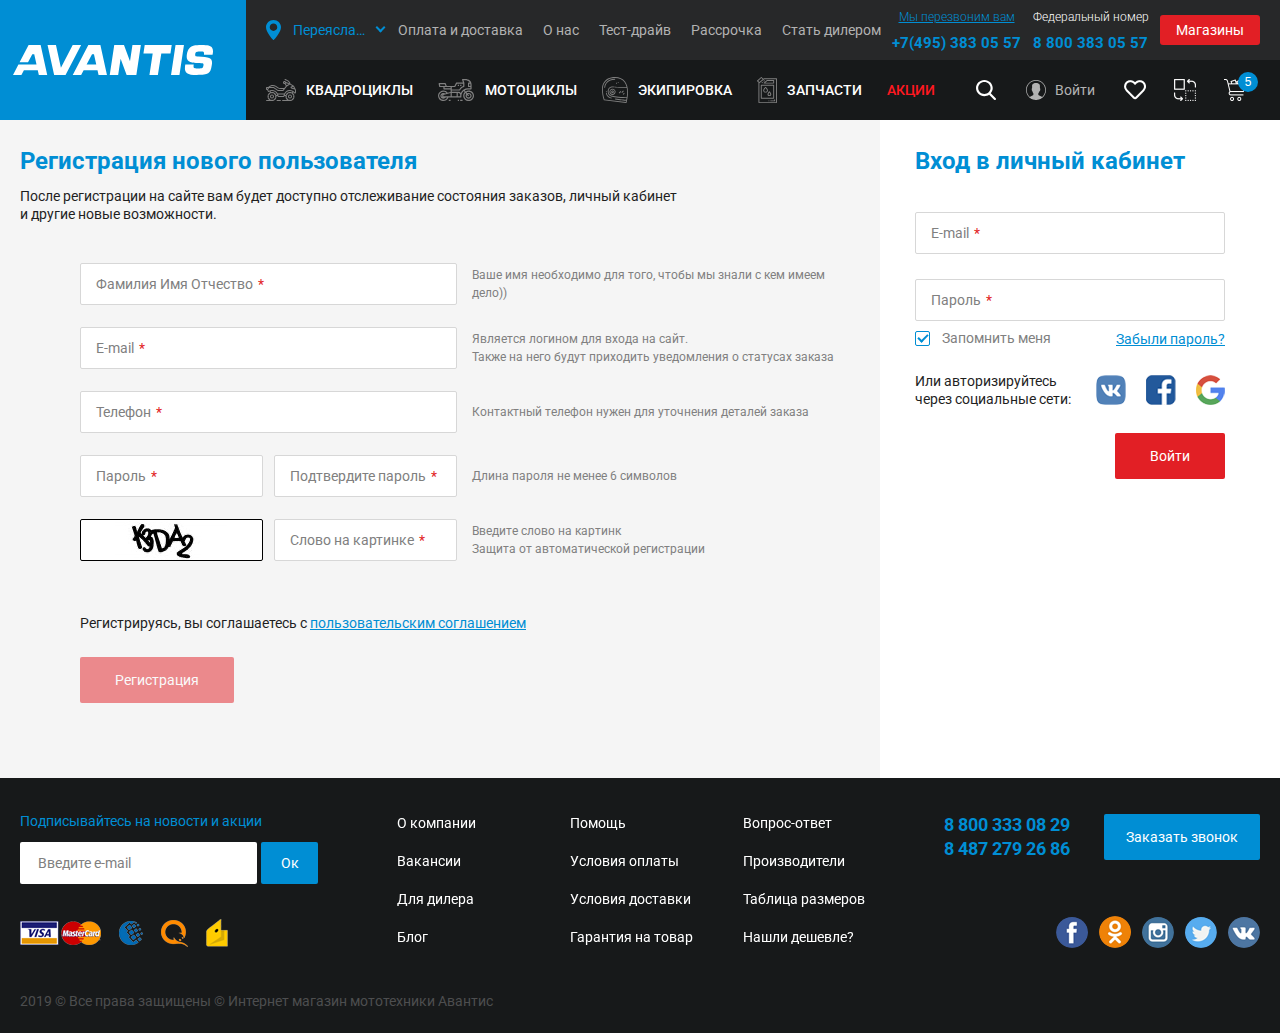
<file: register.html>
<!DOCTYPE html>
<html lang="ru">
	<head>
		<meta http-equiv="Content-Type" content="text/html; charset=utf-8">
		<!-- Переключение IE в последнию версию, на случай если в настройках пользователя стоит меньшая -->
		<meta http-equiv="X-UA-Compatible" content="IE=edge">

		<!-- Адаптирование страницы для мобильных устройств -->
		<meta name="viewport" content="width=device-width, initial-scale=1, maximum-scale=1">

		<!-- Запрет распознования номера телефона -->
		<meta name="format-detection" content="telephone=no">
		<meta name="SKYPE_TOOLBAR" content ="SKYPE_TOOLBAR_PARSER_COMPATIBLE">

		<!-- Заголовок страницы -->
		<title>Заголовок страницы</title>

		<!-- Данное значение часто используют(использовали) поисковые системы -->
		<meta name="description" content="">
		<meta name="keywords" content="">

		<!-- Традиционная иконка сайта, размер 16x16, прозрачность поддерживается. Рекомендуемый формат: .ico или .png -->
		<link rel="shortcut icon" href="images/favicon.ico">

		<!-- Подключение шрифтов с гугла -->
		<link href="https://fonts.googleapis.com/css?family=Roboto:300,300i,400,400i,500,500i,700,700i,900,900i&display=swap&subset=cyrillic" rel="stylesheet">

		<!-- Подключение файлов стилей -->
		<link rel="stylesheet" href="css/ion.rangeSlider.css">
		<link rel="stylesheet" href="css/owl.carousel.css">
		<link rel="stylesheet" href="css/fancybox.css">
		<link rel="stylesheet" href="css/bxslider.css">
		<link rel="stylesheet" href="css/styles.css">

		<link rel="stylesheet" href="css/response_1341.css" media="(max-width: 1341px)">
		<link rel="stylesheet" href="css/response_1261.css" media="(max-width: 1261px)">
		<link rel="stylesheet" href="css/response_1023.css" media="(max-width: 1023px)">
		<link rel="stylesheet" href="css/response_767.css" media="(max-width: 767px)">
		<link rel="stylesheet" href="css/response_479.css" media="(max-width: 479px)">
		<link rel="stylesheet" href="css/response_374.css" media="(max-width: 374px)">
	</head>

	<body>
		<div class="wrap">
			<div class="main">
				<!-- Шапка -->
				<header>
					<button type="button" class="close">
						<span></span>
						<span></span>
					</button>


					<div class="mob_scroll">
						<div class="logo">
							<div>
								<img src="images/logo.svg" alt="">
							</div>
						</div>


						<div class="top">
							<div class="cont flex">

								<div class="city">
									<button class="link modal_link" data-content="#city_modal">
										<span>Переяславль-Залесский</span>
									</button>
								</div>


								<nav class="menu flex">
									<div class="item">
										<a href="/">Оплата и доставка</a>
									</div>

									<div class="item">
										<a href="/">О нас</a>
									</div>

									<div class="item">
										<a href="/">Тест-драйв</a>
									</div>

									<div class="item">
										<a href="/">Рассрочка</a>
									</div>

									<div class="item">
										<a href="/">Стать дилером</a>
									</div>
								</nav>


								<div class="contacts">
									<button class="callback_link modal_link" data-content="#callback_modal">Мы перезвоним вам</button>

									<div class="phone">
										<a href="tel:+74953830557">+7(495) 383 05 57</a>
									</div>
								</div>


								<div class="contacts">
									<div>Федеральный номер</div>

									<div class="phone">
										<a href="tel:88003830557">8 800 383 05 57</a>
									</div>
								</div>


								<button class="shops_link">Магазины</button>

							</div>
						</div>


						<div class="info">
							<div class="cont flex">

								<div class="cats flex">
									<div class="item">
										<a href="/">
											<svg class="icon" width="30px" height="22px">
												<use xlink:href="#ic_cat1">
											</svg>
											КВАДРОЦИКЛЫ
										</a>
									</div>

									<div class="item">
										<a href="/" class="sub_link">
											<svg class="icon" width="37px" height="22px">
												<use xlink:href="#ic_cat2">
											</svg>
											МОТОЦИКЛЫ<span class="arr"></span>
										</a>

										<div class="sub_cats">
											<div class="flex">
												<div class="cat">
													<a href="/" class="main">
														<div class="name">ПИТБАЙКИ</div>

														<img data-src="images/tmp/sub_cats_thumb.png" alt="" class="lozad">
													</a>

													<div class="sub">
														<div class="block">
															<div class="title">ПО ОБЪЁМУ ДВИГАТЕЛЯ</div>

															<div><a href="/">50 куб.</a></div>
															<div><a href="/">110 куб.</a></div>
															<div><a href="/">125 куб.</a></div>
															<div><a href="/">140 куб.</a></div>
															<div><a href="/">150 куб.</a></div>
															<div><a href="/">250 куб.</a></div>
														</div>

														<div class="block">
															<div class="title">ПО ВОЗРАСТУ</div>

															<div><a href="/">Детские</a></div>
															<div><a href="/">Подростковые</a></div>
															<div><a href="/">От 10 до 13 лет</a></div>
															<div><a href="/">От 10 до 14 лет</a></div>
															<div><a href="/">От 10 до 15 лет</a></div>
															<div><a href="/">От 10 до 18 лет</a></div>
															<div><a href="/">От 11 до 15 лет</a></div>
														</div>

														<div class="block">
															<div class="title">ПО СТОИМОСТИ</div>

															<div><a href="/">Дорогие</a></div>
															<div><a href="/">Недорогие</a></div>
															<div><a href="/">До 30 тыс.</a></div>
														</div>

														<div class="block">
															<div class="title">ПОПУЛЯРНЫЕ ЗАПРОСЫ</div>

															<div><a href="/">Лучшие</a></div>
															<div><a href="/">Новые</a></div>
															<div><a href="/">Китайские</a></div>
														</div>

														<div class="block">
															<div class="title">ПО БРЕНДУ</div>

															<div><a href="/">Avantis</a></div>
															<div><a href="/">Kayo</a></div>
															<div><a href="/">Мотоленд</a></div>
														</div>
													</div>
												</div>


												<div class="cat">
													<a href="/" class="main">
														<div class="name">КРОССОВЫЕ</div>

														<img data-src="images/tmp/sub_cats_thumb2.png" alt="" class="lozad">
													</a>

													<div class="sub">
														<div class="block">
															<div class="title">ПО ОБЪЁМУ ДВИГАТЕЛЯ</div>

															<div><a href="/">50 куб.</a></div>
															<div><a href="/">110 куб.</a></div>
															<div><a href="/">125 куб.</a></div>
															<div><a href="/">140 куб.</a></div>
															<div><a href="/">150 куб.</a></div>
															<div><a href="/">190 куб.</a></div>
															<div><a href="/">250 куб.</a></div>
															<div><a href="/">300 куб.</a></div>
															<div><a href="/">450 куб.</a></div>
														</div>

														<div class="block">
															<div class="title">ПО ВОЗРАСТУ</div>

															<div><a href="/">Подростковые</a></div>
															<div><a href="/">Взрослые</a></div>
															<div><a href="/">От 10 до 14 лет</a></div>
															<div><a href="/">От 10 до 15 лет</a></div>
															<div><a href="/">От 10 до 18 лет</a></div>
														</div>

														<div class="block">
															<div class="title">ПО СТОИМОСТИ</div>

															<div><a href="/">Дорогие</a></div>
															<div><a href="/">Недорогие</a></div>
														</div>

														<div class="block">
															<div class="title">ПО БРЕНДУ</div>

															<div><a href="/">Avantis</a></div>
															<div><a href="/">Kayo</a></div>
															<div><a href="/">Мотоленд</a></div>
														</div>
													</div>
												</div>


												<div class="cat">
													<a href="/" class="main">
														<div class="name">ЭНДУРО</div>

														<img data-src="images/tmp/sub_cats_thumb3.png" alt="" class="lozad">
													</a>

													<div class="sub">
														<div class="block">
															<div class="title">ПО ОБЪЁМУ ДВИГАТЕЛЯ</div>

															<div><a href="/">200 куб.</a></div>
															<div><a href="/">250 куб.</a></div>
															<div><a href="/">300 куб.</a></div>
															<div><a href="/">400 куб.</a></div>
															<div><a href="/">450 куб.</a></div>
														</div>

														<div class="block">
															<div class="title">ПОПУЛЯРНЫЕ ЗАПРОСЫ</div>

															<div><a href="/">Лучшие</a></div>
															<div><a href="/">Новые</a></div>
															<div><a href="/">Китайские</a></div>
														</div>

														<div class="block">
															<div class="title">ПО СТОИМОСТИ</div>

															<div><a href="/">Дорогие</a></div>
															<div><a href="/">Недорогие</a></div>
														</div>

														<div class="block">
															<div class="title">ПО БРЕНДУ</div>

															<div><a href="/">Avantis</a></div>
															<div><a href="/">Kayo</a></div>
															<div><a href="/">Мотоленд</a></div>
														</div>
													</div>
												</div>


												<div class="cat">
													<a href="/" class="main">
														<div class="name">МОТАРДЫ</div>

														<img data-src="images/tmp/sub_cats_thumb4.png" alt="" class="lozad">
													</a>

													<div class="sub">
														<div class="block">
															<div class="title">ПО ОБЪЁМУ ДВИГАТЕЛЯ</div>

															<div><a href="/">125 куб.</a></div>
														</div>

														<div class="block">
															<div class="title">ПО БРЕНДУ</div>

															<div><a href="/">Мотоленд</a></div>
														</div>
													</div>
												</div>


												<div class="cat">
													<a href="/" class="main">
														<div class="name">МИНИБАЙКИ - ЭЛЕКТРИЧЕСКИЕ</div>

														<img data-src="images/tmp/sub_cats_thumb5.png" alt="" class="lozad">
													</a>

													<div class="sub">
														<div class="block">
															<div class="title">ДЕТСКИЕ</div>

															<div><a href="/">От 5 лет</a></div>
															<div><a href="/">От 6 лет</a></div>
															<div><a href="/">От 7 лет</a></div>
															<div><a href="/">От 8 лет</a></div>
															<div><a href="/">От 9 лет</a></div>
														</div>
													</div>
												</div>
											</div>
										</div>
									</div>

									<div class="item">
										<a href="/">
											<svg class="icon" width="26px" height="26px">
												<use xlink:href="#ic_cat3">
											</svg>
											ЭКИПИРОВКА
										</a>
									</div>

									<div class="item">
										<a href="/">
											<svg class="icon" width="20px" height="26px">
												<use xlink:href="#ic_cat4">
											</svg>
											ЗАПЧАСТИ
										</a>
									</div>

									<div class="item">
										<a href="/" class="red">АКЦИИ</a>
									</div>
								</div>


								<div class="search">
									<button class="link modal_link" data-content="#search_modal">
										<img src="images/ic_search.svg" alt="">
									</button>
								</div>


								<div class="account">
									<button class="login_link modal_link" data-content="#login_modal">Войти</button>

									<!--a href="/" class="user">Константин</a-->
								</div>


								<div class="links">
									<a href="/" class="favorite_link">
										<img src="images/ic_favorite.png" alt="">
									</a>

									<a href="/" class="compare_link">
										<img src="images/ic_compare.png" alt="">
									</a>

									<button class="cart_link modal_link" data-content="#cart_modal">
										<img src="images/ic_cart.png" alt="">
										<div class="count">5</div>
									</button>
								</div>
							</div>
						</div>
					</div>
				</header>


				<div class="mob_header">
					<div class="cont">

						<div class="logo">
							<div>
								<img src="images/logo.svg" alt="">
							</div>
						</div>


						<div class="contacts">
							<div class="phone">
								<a href="tel:4953830557">(495) 383 05 57</a>
							</div>

							<button class="callback_link modal_link" data-content="#callback_modal">Перезвонить?</button>
						</div>


						<div class="links">
							<a href="/" class="favorite_link">
								<img src="images/ic_favorite.png" alt="">
							</a>

							<a href="/" class="compare_link">
								<img src="images/ic_compare.png" alt="">
							</a>

							<button class="cart_link modal_link" data-content="#cart_modal">
								<img src="images/ic_cart.png" alt="">
								<div class="count">5</div>
							</button>
						</div>


						<div class="search">
							<button class="link modal_link" data-content="#search_modal">
								<img src="images/ic_search.svg" alt="">
							</button>
						</div>


						<div class="account">
							<button class="login_link modal_link" data-content="#login_modal">Войти</button>

							<!--a href="/" class="user">Константин</a-->
						</div>


						<button type="button" class="mob_menu_link">
							<span></span>
							<span></span>
							<span></span>
						</button>

					</div>
				</div>
				<!-- End Шапка -->


				<!-- Основная часть -->
				<section class="auth">
					<div class="cont">

						<section class="register">
							<div class="block_head">
								<div class="title">Регистрация нового пользователя</div>

								<div class="desc">После регистрации на сайте вам будет доступно отслеживание состояния заказов, личный кабинет и другие новые возможности.</div>
							</div>


							<form action="" class="form">
								<div class="columns flex">
									<div class="line">
										<div class="field">
											<input type="text" name="" value="" class="input">

											<div class="label">Фамилия Имя Отчество <span class="required">*</span></div>
										</div>
									</div>

									<div class="line exp">
										Ваше имя необходимо для того, чтобы мы знали с кем имеем дело))
									</div>
								</div>


								<div class="columns flex">
									<div class="line">
										<div class="field">
											<input type="email" name="" value="" class="input">

											<div class="label">E-mail <span class="required">*</span></div>
										</div>
									</div>

									<div class="line exp">
										Является логином для входа на сайт.<br> Также на него будут приходить уведомления о статусах заказа
									</div>
								</div>


								<div class="columns flex">
									<div class="line">
										<div class="field">
											<input type="tel" name="" value="" class="input">

											<div class="label">Телефон <span class="required">*</span></div>
										</div>
									</div>

									<div class="line exp">
										Контактный телефон нужен для уточнения деталей заказа
									</div>
								</div>


								<div class="columns flex">
									<div class="line width1of4">
										<div class="field">
											<input type="password" name="" value="" class="input">

											<div class="label">Пароль <span class="required">*</span></div>
										</div>
									</div>

									<div class="line width1of4">
										<div class="field">
											<input type="password" name="" value="" class="input">

											<div class="label">Подтвердите пароль <span class="required">*</span></div>
										</div>
									</div>

									<div class="line exp width2of4">
										Длина пароля не менее 6 символов
									</div>
								</div>


								<div class="columns flex">
									<div class="line captcha width1of4">
										<div class="field">
											<img src="images/tmp/captcha_img.jpg" alt="">
										</div>
									</div>

									<div class="line width1of4">
										<div class="field">
											<input type="text" name="" value="" class="input">

											<div class="label">Слово на картинке <span class="required">*</span></div>
										</div>
									</div>

									<div class="line exp width2of4">
										Введите слово на картинк<br> Защита от автоматической регистрации
									</div>
								</div>


								<div class="line agree">
									Регистрируясь, вы соглашаетесь с <a href="/">пользовательским соглашением</a>
								</div>


								<div class="submit">
									<button type="submit" class="submit_btn" disabled>Регистрация</button>
								</div>
							</form>
						</section>


						<section class="login">
							<div class="block_head">
								<div class="title">Вход в личный кабинет</div>
							</div>

							<form action="" class="form">
								<div class="line">
									<div class="field">
										<input type="email" name="" value="" class="input">

										<div class="label">E-mail <span class="required">*</span></div>
									</div>
								</div>

								<div class="line">
									<div class="field">
										<input type="password" name="" value="" class="input">

										<div class="label">Пароль <span class="required">*</span></div>
									</div>

									<div class="field flex">
										<div class="remember">
											<input type="checkbox" name="remember" id="remember_check" checked>
											<label for="remember_check">Запомнить меня</label>
										</div>

										<a href="#" class="recovery_link">Забыли пароль?</a>
									</div>
								</div>

								<div class="line soc_auth">
									<div class="name">Или авторизируйтесь через социальные сети:</div>

									<a href="#">
										<img src="images/ic_soc_auth1.png" alt="">
									</a>

									<a href="#">
										<img src="images/ic_soc_auth2.png" alt="">
									</a>

									<a href="#">
										<img src="images/ic_soc_auth3.png" alt="">
									</a>
								</div>


								<div class="submit">
									<button type="submit" class="submit_btn">Войти</button>
								</div>
							</form>
						</section>

					</div>
				</section>
				<!-- End Основная часть -->
			</div>


			<!-- Подвал -->
			<footer>
				<div class="info">
					<div class="cont flex">

						<div class="col_left">
							<div class="subscribe">
								<div class="title">Подписывайтесь на новости и акции</div>

								<form action="">
									<input type="email" name="" value="" placeholder="Введите e-mail" class="input">
									<button type="submit" class="submit_btn">Ок</button>
								</form>
							</div>


							<div class="payment">
								<img src="images/ic_payment1.png" alt="">
								<img src="images/ic_payment2.png" alt="">
								<img src="images/ic_payment3.png" alt="">
								<img src="images/ic_payment4.png" alt="">
							</div>
						</div>


						<div class="menu">
							<div><a href="/">О компании</a></div>
							<div><a href="/">Вакансии</a></div>
							<div><a href="/">Для дилера</a></div>
							<div><a href="/">Блог</a></div>
							<div><a href="/">Помощь</a></div>
							<div><a href="/">Условия оплаты</a></div>
							<div><a href="/">Условия доставки</a></div>
							<div><a href="/">Гарантия на товар</a></div>
							<div><a href="/">Вопрос-ответ</a></div>
							<div><a href="/">Производители</a></div>
							<div><a href="/">Таблица размеров</a></div>
							<div><a href="/">Нашли дешевле?</a></div>
						</div>


						<div class="col_right">
							<div class="contacts">
								<div class="phones">
									<div><a href="tel:88003330829">8 800 333 08 29</a></div>
									<div><a href="tel:84872792686">8 487 279 26 86</a></div>
								</div>

								<button class="callback_link modal_link" data-content="#callback_modal">Заказать звонок</button>
							</div>


							<div class="socials">
								<a href="/" target="_blank" rel="noopener nofollow">
									<img src="images/ic_soc1.png" alt="">
								</a>

								<a href="/" target="_blank" rel="noopener nofollow">
									<img src="images/ic_soc2.png" alt="">
								</a>

								<a href="/" target="_blank" rel="noopener nofollow">
									<img src="images/ic_soc3.png" alt="">
								</a>

								<a href="/" target="_blank" rel="noopener nofollow">
									<img src="images/ic_soc4.png" alt="">
								</a>

								<a href="/" target="_blank" rel="noopener nofollow">
									<img src="images/ic_soc5.png" alt="">
								</a>
							</div>
						</div>

					</div>
				</div>


				<div class="bottom">
					<div class="cont flex">

						<div class="copyright">
							2019 &copy; Все права защищены © Интернет магазин мототехники Авантис
						</div>

					</div>
				</div>
			</footer>
			<!-- End Подвал -->
		</div>


		<div class="overlay"></div>

		<div class="supports_error">
			Ваш браузер устарел рекомендуем обновить его до последней версии<br> или использовать другой более современный.
		</div>


		<section class="modal" id="callback_modal">
			<div class="modal_title">Заказать звонок</div>

			<div class="modal_data">
				<form action="" class="form">
					<div class="line">
						<div class="field">
							<input type="text" name="" value="" class="input">

							<div class="label">Ваше имя <span class="required">*</span></div>
						</div>
					</div>

					<div class="line">
						<div class="field">
							<input type="tel" name="" value="" class="input">

							<div class="label">Телефон <span class="required">*</span></div>
						</div>
					</div>


					<div class="submit">
						<button class="cancel close">Отменить</button>

						<button type="submit" class="submit_btn">Отправить</button>
					</div>
				</form>
			</div>
		</section>


		<section class="modal" id="login_modal">
			<div class="modal_title">Вход в личный кабинет</div>

			<div class="modal_data">
				<form action="" class="form">
					<div class="line">
						<div class="field">
							<input type="email" name="" value="" class="input">

							<div class="label">E-mail <span class="required">*</span></div>
						</div>
					</div>

					<div class="line">
						<div class="field">
							<input type="password" name="" value="" class="input">

							<div class="label">Пароль <span class="required">*</span></div>
						</div>

						<div class="field flex">
							<div class="remember">
								<input type="checkbox" name="remember" id="remember_check" checked>
								<label for="remember_check">Запомнить меня</label>
							</div>

							<a href="#" class="recovery_link">Забыли пароль?</a>
						</div>
					</div>

					<div class="line soc_auth">
						<div class="name">Или авторизируйтесь через социальные сети:</div>

						<a href="#">
							<img src="images/ic_soc_auth1.png" alt="">
						</a>

						<a href="#">
							<img src="images/ic_soc_auth2.png" alt="">
						</a>

						<a href="#">
							<img src="images/ic_soc_auth3.png" alt="">
						</a>
					</div>


					<div class="submit">
						<a href="/" class="register_link">Зарегестрироваться</a>

						<button type="submit" class="submit_btn">Войти</button>
					</div>
				</form>
			</div>
		</section>


		<section class="modal" id="city_modal">
			<div class="modal_data">
				<form action="" class="form">
					<div class="modal_title">Выберите город</div>

					<select name="">
						<option value="1">Москва</option>
						<option value="2">Москва</option>
						<option value="3">Москва</option>
						<option value="4">Москва</option>
						<option value="5">Москва</option>
						<option value="1">Москва</option>
						<option value="2">Москва</option>
						<option value="3">Москва</option>
						<option value="4">Москва</option>
						<option value="5">Москва</option>
					</select>

					<div class="exp">Выберите ближайший к себе центр обслуживания для получения заказа</div>


					<div class="shops">
						<div class="custom_scroll">
							<input type="radio" name="shops" id="shops_check1">
							<label for="shops_check1">
								<div>
									<b>Москва</b>, ул. Дорожная 3к6<br>
									+7 495 120 15 30<br>
									пн-вс 09-00 - 21-00
								</div>
							</label>

							<input type="radio" name="shops" id="shops_check2" checked>
							<label for="shops_check2">
								<div>
									<b>Москва</b>, 65-й км МКАД, вл.1, партнёрский магазин Авантис (админ. Здание ТК "Синдика")<br>
									тел. +7 (499) 653-56-09<br>
									пн-вс 09-00 - 21-00
								</div>
							</label>

							<input type="radio" name="shops" id="shops_check3">
							<label for="shops_check3">
								<div>
									<b>Москва</b>, ул. Дорожная 3к6<br>
									+7 495 120 15 30<br>
									пн-вс 09-00 - 21-00
								</div>
							</label>

							<input type="radio" name="shops" id="shops_check4">
							<label for="shops_check4">
								<div>
									<b>Москва</b>, 65-й км МКАД, вл.1, партнёрский магазин Авантис (админ. Здание ТК "Синдика")<br>
									тел. +7 (499) 653-56-09<br>
									пн-вс 09-00 - 21-00
								</div>
							</label>
						</div>
					</div>


					<div class="submit">
						<button class="cancel close">Отменить</button>

						<button type="submit" class="submit_btn">Выбрать</button>
					</div>
				</form>


				<div class="map">

				</div>
			</div>
		</section>


		<section class="modal" id="cart_modal">
			<div class="modal_title">Корзина</div>

			<div class="modal_data">
				<div class="product">
					<a href="/" class="thumb">
						<img data-src="images/tmp/product_list_thumb1.jpg" alt="" class="lozad">
					</a>

					<div class="info">
						<div class="name">
							<a href="/">Бак топливный металлический 125 сс (2015) 3,5л</a>
						</div>
					</div>

					<div class="amount">
					    <button type="button" class="minus"></button>

					    <input type="text" value="1" class="input"
					      data-minimum="1" data-maximum="99" data-step="1" data-unit="" maxlength="2">

					    <button type="button" class="plus"></button>
					</div>

					<div class="price">
						<img src="images/ic_multiply.png" alt="">
						<div>167 990 руб.</div>
					</div>

					<div class="price total">
						<div>167 990 руб.</div>
					</div>

					<button class="del">
						<img src="images/ic_del.svg" alt="">
					</button>
				</div>


				<div class="product">
					<a href="/" class="thumb">
						<img data-src="images/tmp/product_list_thumb1.jpg" alt="" class="lozad">
					</a>

					<div class="info">
						<div class="name">
							<a href="/">Бак топливный металлический 125 сс (2015) 3,5л</a>
						</div>
					</div>

					<div class="amount">
					    <button type="button" class="minus"></button>

					    <input type="text" value="1" class="input"
					      data-minimum="1" data-maximum="99" data-step="1" data-unit="" maxlength="2">

					    <button type="button" class="plus"></button>
					</div>

					<div class="price">
						<img src="images/ic_multiply.png" alt="">
						<div>167 990 руб.</div>
					</div>

					<div class="price total">
						<div>167 990 руб.</div>
					</div>

					<button class="del">
						<img src="images/ic_del.svg" alt="">
					</button>
				</div>


				<div class="product">
					<a href="/" class="thumb">
						<img data-src="images/tmp/product_list_thumb1.jpg" alt="" class="lozad">
					</a>

					<div class="info">
						<div class="name">
							<a href="/">Бак топливный металлический 125 сс (2015) 3,5л</a>
						</div>
					</div>

					<div class="amount">
					    <button type="button" class="minus"></button>

					    <input type="text" value="1" class="input"
					      data-minimum="1" data-maximum="99" data-step="1" data-unit="" maxlength="2">

					    <button type="button" class="plus"></button>
					</div>

					<div class="price">
						<img src="images/ic_multiply.png" alt="">
						<div>167 990 руб.</div>
					</div>

					<div class="price total">
						<div>167 990 руб.</div>
					</div>

					<button class="del">
						<img src="images/ic_del.svg" alt="">
					</button>
				</div>


				<div class="cart_total">
					<div class="count">Количество: <b>4</b></div>

					Сумма заказа: <div class="val"><span>263 960</span> руб.</div>
				</div>


				<div class="links">
					<button class="close continue">Продолжить покупки</button>

					<a href="/" class="checkout_link">Оформить заказ</a>
				</div>
			</div>
		</section>


		<section class="modal" id="search_modal">
			<div class="modal_data">
				<form action="">
					<input type="text" name="" value="" placeholder="Поиск по сайту..." class="input">

					<button type="submit" class="submit_btn"></button>

					<div class="in_category">
						<div class="title">Показать результаты поиска в категории:</div>

						<div class="categories">
							<input type="radio" name="categories" id="categories_check1" disabled>
							<label for="categories_check1">техника</label>

							<input type="radio" name="categories" id="categories_check2" disabled>
							<label for="categories_check2">запчасти и аксесуары</label>
						</div>

						<div class="remember">
							<input type="checkbox" name="remember" id="search_remember_check">
							<label for="search_remember_check">Запомнить выбор</label>
						</div>
					</div>
				</form>
			</div>
		</section>


		<svg style="display:none;">
			<symbol id="ic_cat1">
				<path d="M29.344,14.441 C28.942,14.589 28.490,14.466 28.219,14.134 C27.910,13.764 27.560,13.430 27.176,13.139 L26.674,13.892 C26.844,14.017 27.006,14.154 27.157,14.302 C27.166,14.309 27.177,14.312 27.186,14.321 C27.195,14.330 27.198,14.341 27.206,14.351 C28.925,16.093 28.929,18.892 27.217,20.640 C27.202,20.675 27.174,20.703 27.139,20.717 C26.301,21.540 25.173,22.000 23.999,22.000 L16.500,22.000 C16.223,22.000 16.000,21.776 16.000,21.500 C16.000,21.224 16.223,21.000 16.500,21.000 L21.178,21.000 C21.063,20.908 20.953,20.810 20.848,20.706 C20.839,20.698 20.827,20.695 20.818,20.687 C20.810,20.678 20.807,20.667 20.799,20.658 C19.841,19.696 19.373,18.350 19.529,17.000 L18.525,17.000 C18.523,17.029 18.517,17.056 18.515,17.085 C18.471,17.603 18.037,18.001 17.517,18.001 L12.482,18.001 C11.962,18.001 11.529,17.604 11.484,17.087 C11.482,17.058 11.474,17.030 11.474,17.000 L10.470,17.000 C10.625,18.341 10.164,19.679 9.217,20.640 C9.203,20.675 9.175,20.703 9.140,20.717 C8.301,21.540 7.174,22.000 6.000,22.000 L0.500,22.000 C0.224,22.000 -0.000,21.776 -0.000,21.500 C-0.000,21.224 0.224,21.000 0.500,21.000 L3.178,21.000 C3.064,20.908 2.954,20.810 2.849,20.706 C2.839,20.698 2.827,20.695 2.819,20.687 C2.810,20.678 2.807,20.667 2.800,20.658 C1.064,18.905 1.068,16.079 2.809,14.331 C2.813,14.327 2.814,14.323 2.818,14.319 C2.821,14.315 2.826,14.314 2.830,14.310 C3.165,13.979 3.549,13.703 3.969,13.491 L3.679,12.620 C3.541,12.693 3.401,12.771 3.259,12.856 C3.012,13.006 2.712,13.040 2.437,12.952 C2.162,12.864 1.939,12.661 1.824,12.395 L1.180,11.001 L1.000,11.001 C0.448,11.001 -0.000,10.554 -0.000,10.001 L-0.000,9.002 C-0.000,8.449 0.448,8.001 1.000,8.001 L2.293,8.001 L2.512,7.782 C4.561,5.733 7.771,5.415 10.182,7.023 L11.872,8.149 C12.705,8.706 13.686,9.002 14.688,9.002 L18.310,9.002 L19.895,6.965 L18.704,4.982 C18.636,4.993 18.568,5.000 18.499,5.002 C17.722,5.003 17.073,4.409 17.005,3.635 C16.938,2.860 17.474,2.163 18.240,2.029 C19.005,1.896 19.746,2.371 19.945,3.122 L23.363,4.261 C22.728,2.510 19.994,1.321 18.856,0.980 C18.685,0.929 18.554,0.790 18.513,0.616 C18.472,0.442 18.526,0.260 18.656,0.137 C18.786,0.014 18.972,-0.029 19.143,0.022 C19.355,0.086 24.192,1.572 24.485,4.702 L27.088,6.191 C27.315,6.322 27.524,6.484 27.709,6.670 C27.720,6.679 27.730,6.687 27.740,6.698 C27.960,6.921 28.144,7.177 28.286,7.457 L29.682,10.248 C29.890,10.666 29.998,11.126 29.999,11.593 L29.999,13.501 C30.004,13.922 29.741,14.299 29.344,14.441 ZM1.000,9.002 L1.000,10.001 L1.250,10.001 L2.000,9.002 L1.000,9.002 ZM18.499,3.002 C18.223,3.002 17.999,3.226 17.999,3.502 C17.999,3.778 18.223,4.002 18.499,4.002 C18.776,4.002 18.999,3.778 18.999,3.502 C18.999,3.226 18.776,3.002 18.499,3.002 ZM20.540,17.992 C20.622,18.579 20.854,19.135 21.212,19.607 C21.407,19.457 21.682,19.475 21.856,19.649 C22.030,19.822 22.048,20.097 21.899,20.292 C22.370,20.649 22.923,20.879 23.507,20.962 C23.524,20.703 23.739,20.501 23.999,20.501 C24.259,20.501 24.475,20.703 24.491,20.962 C25.077,20.880 25.632,20.649 26.104,20.291 C25.957,20.096 25.975,19.823 26.148,19.650 C26.321,19.478 26.594,19.459 26.789,19.607 C27.146,19.135 27.377,18.580 27.460,17.994 C27.201,17.977 26.999,17.762 26.999,17.502 C26.999,17.242 27.201,17.027 27.460,17.010 C27.378,16.425 27.148,15.871 26.791,15.400 C26.597,15.554 26.319,15.537 26.144,15.362 C25.969,15.187 25.953,14.908 26.106,14.714 C25.634,14.356 25.078,14.125 24.491,14.042 C24.475,14.301 24.259,14.503 23.999,14.503 C23.739,14.503 23.524,14.301 23.507,14.042 C22.922,14.124 22.367,14.355 21.896,14.712 C22.048,14.907 22.031,15.185 21.856,15.359 C21.681,15.534 21.404,15.551 21.209,15.399 L21.209,15.397 C20.852,15.869 20.622,16.423 20.540,17.008 C20.799,17.025 21.002,17.240 21.002,17.501 C21.002,17.761 20.799,17.976 20.540,17.992 ZM19.762,16.001 C19.983,15.375 20.341,14.805 20.808,14.333 C20.811,14.329 20.813,14.324 20.816,14.321 C20.820,14.317 20.825,14.316 20.828,14.313 C22.138,13.006 24.117,12.638 25.809,13.386 L26.334,12.597 C25.615,12.213 24.814,12.008 23.999,12.001 C21.544,12.012 19.390,13.641 18.712,16.001 L19.762,16.001 ZM12.481,17.013 L17.517,17.000 C17.558,16.490 17.660,15.986 17.821,15.500 L12.176,15.500 C12.338,15.991 12.440,16.499 12.481,17.013 ZM11.289,16.001 C10.610,13.641 8.456,12.011 6.000,12.001 C5.525,12.002 5.053,12.079 4.602,12.227 L4.909,13.143 C6.431,12.752 8.047,13.192 9.159,14.302 C9.168,14.309 9.179,14.312 9.188,14.321 C9.197,14.330 9.199,14.341 9.208,14.351 C9.667,14.819 10.019,15.382 10.239,16.001 L11.289,16.001 ZM3.896,14.712 C4.048,14.907 4.031,15.185 3.856,15.359 C3.682,15.534 3.404,15.551 3.210,15.399 C2.852,15.871 2.621,16.425 2.539,17.010 C2.799,17.027 3.001,17.242 3.001,17.502 C3.001,17.763 2.799,17.978 2.539,17.994 C2.622,18.581 2.853,19.137 3.211,19.609 C3.407,19.461 3.681,19.478 3.856,19.650 C4.027,19.824 4.046,20.096 3.900,20.292 C4.370,20.649 4.924,20.879 5.508,20.962 C5.524,20.703 5.740,20.501 6.000,20.501 C6.260,20.501 6.475,20.703 6.492,20.962 C7.078,20.880 7.633,20.649 8.104,20.291 C7.957,20.096 7.976,19.823 8.148,19.650 C8.321,19.478 8.595,19.459 8.789,19.607 C9.147,19.135 9.378,18.580 9.461,17.994 C9.201,17.977 8.999,17.762 8.999,17.502 C8.999,17.242 9.201,17.027 9.461,17.010 C9.378,16.425 9.148,15.871 8.792,15.400 C8.597,15.554 8.319,15.537 8.144,15.362 C7.969,15.187 7.953,14.908 8.106,14.714 C7.634,14.356 7.078,14.125 6.492,14.042 C6.475,14.301 6.260,14.503 6.000,14.503 C5.740,14.503 5.524,14.301 5.508,14.042 C4.922,14.124 4.368,14.355 3.896,14.712 ZM14.688,10.001 C13.488,10.003 12.315,9.647 11.317,8.980 L9.628,7.854 C8.794,7.298 7.814,7.001 6.811,7.001 C5.723,7.000 4.665,7.351 3.793,8.001 L7.200,8.001 C7.495,8.002 7.783,8.088 8.029,8.251 L12.025,10.917 C12.107,10.972 12.204,11.001 12.302,11.001 L16.510,11.001 C16.664,11.001 16.810,10.929 16.905,10.807 L17.532,10.001 L14.688,10.001 ZM19.849,4.145 C19.783,4.283 19.697,4.409 19.594,4.521 L20.676,6.325 L22.780,5.122 L19.849,4.145 ZM27.393,7.905 C27.351,7.821 27.303,7.739 27.249,7.662 L25.510,8.451 L28.040,9.198 L27.393,7.905 ZM28.786,10.695 L28.649,10.422 L25.217,9.418 C24.810,9.300 24.522,8.939 24.497,8.516 C24.473,8.093 24.717,7.702 25.107,7.536 L26.399,6.952 L23.999,5.577 L20.833,7.387 L17.695,11.422 C17.411,11.789 16.973,12.002 16.510,12.001 L12.302,12.001 C12.006,12.002 11.717,11.915 11.471,11.751 L7.477,9.085 C7.395,9.031 7.298,9.002 7.200,9.002 L3.250,9.002 L2.079,10.562 L2.738,11.989 C3.713,11.363 4.842,11.021 6.000,11.001 C8.419,11.011 10.634,12.358 11.755,14.501 L18.242,14.501 C19.231,12.546 21.154,11.236 23.335,11.031 C25.516,10.826 27.650,11.756 28.986,13.493 L28.997,11.595 C28.998,11.283 28.925,10.975 28.786,10.695 ZM8.000,17.501 C8.000,18.605 7.104,19.500 6.000,19.500 C4.895,19.500 4.000,18.605 4.000,17.501 C4.000,16.396 4.895,15.500 6.000,15.500 C7.104,15.500 8.000,16.396 8.000,17.501 ZM5.000,17.501 C5.000,18.053 5.447,18.500 6.000,18.500 C6.552,18.500 7.000,18.053 7.000,17.501 C7.000,16.948 6.552,16.501 6.000,16.501 C5.447,16.501 5.000,16.948 5.000,17.501 ZM23.999,15.500 C25.104,15.500 25.999,16.396 25.999,17.501 C25.999,18.605 25.104,19.500 23.999,19.500 C22.895,19.500 21.999,18.605 21.999,17.501 C21.999,16.396 22.895,15.500 23.999,15.500 ZM23.999,18.500 C24.552,18.500 24.999,18.053 24.999,17.501 C24.999,16.948 24.552,16.501 23.999,16.501 C23.447,16.501 22.999,16.948 22.999,17.501 C22.999,18.053 23.447,18.500 23.999,18.500 ZM11.000,21.000 L14.499,21.000 C14.776,21.000 15.000,21.224 15.000,21.500 C15.000,21.776 14.776,22.000 14.499,22.000 L11.000,22.000 C10.723,22.000 10.500,21.776 10.500,21.500 C10.500,21.224 10.723,21.000 11.000,21.000 Z"/>
			</symbol>

			<symbol id="ic_cat2">
				<path d="M30.594,11.579 C32.026,11.578 33.400,12.125 34.413,13.100 C36.526,15.133 36.530,18.432 34.423,20.469 C32.316,22.506 28.895,22.511 26.782,20.478 C24.670,18.446 24.666,15.147 26.773,13.109 L25.770,11.900 C24.263,13.108 23.391,14.900 23.391,16.790 L23.391,17.947 C23.391,18.267 23.122,18.526 22.790,18.526 L10.478,18.526 C10.125,19.494 9.483,20.339 8.634,20.955 C6.255,22.682 2.875,22.222 1.084,19.927 C-0.706,17.633 -0.229,14.373 2.150,12.646 C4.529,10.920 7.909,11.380 9.700,13.674 L12.585,12.879 L12.585,10.421 L5.982,10.421 C5.650,10.421 5.382,10.162 5.382,9.842 L5.382,8.105 L1.780,8.105 C1.495,8.105 1.249,7.912 1.192,7.642 L0.591,4.747 C0.583,4.709 0.579,4.670 0.579,4.631 C0.579,4.312 0.848,4.053 1.180,4.053 L7.183,4.053 C7.428,4.053 7.649,4.197 7.740,4.417 L8.790,6.947 L16.416,6.947 L18.048,3.794 C18.150,3.597 18.360,3.473 18.588,3.474 L24.959,3.474 L24.022,0.762 C24.001,0.703 23.991,0.641 23.991,0.579 C23.991,0.259 24.260,-0.000 24.591,-0.000 L26.993,-0.000 C31.127,-0.000 33.596,2.164 33.596,5.789 L33.596,9.842 C33.596,10.162 33.327,10.421 32.996,10.421 L29.994,10.421 C28.861,10.421 27.747,10.704 26.761,11.242 L27.713,12.389 C28.574,11.860 29.573,11.579 30.594,11.579 ZM6.774,5.211 L1.912,5.211 L2.272,6.947 L7.495,6.947 L6.774,5.211 ZM12.585,8.105 L6.582,8.105 L6.582,9.263 L12.585,9.263 L12.585,8.105 ZM19.789,17.368 L22.190,17.368 L22.190,15.631 C22.190,14.672 21.384,13.895 20.389,13.895 L19.789,13.895 L19.789,17.368 ZM13.786,17.368 L18.588,17.368 L18.588,13.895 L13.786,13.895 L13.786,17.368 ZM5.367,12.737 C3.047,12.741 1.169,14.558 1.172,16.796 C1.176,19.035 3.061,20.846 5.382,20.842 C7.003,20.840 8.479,19.939 9.174,18.526 L7.778,18.526 C6.820,19.760 5.027,20.051 3.703,19.187 C2.333,18.294 1.974,16.498 2.900,15.176 C3.827,13.855 5.689,13.509 7.059,14.402 L8.443,14.021 C7.647,13.200 6.533,12.735 5.367,12.737 ZM4.206,15.484 C4.132,15.546 4.062,15.613 3.999,15.685 C3.367,16.409 3.462,17.490 4.213,18.100 C4.195,18.051 4.184,18.000 4.181,17.947 L4.181,15.631 C4.183,15.581 4.191,15.532 4.206,15.484 ZM12.585,14.083 L5.382,16.068 L5.382,17.368 L12.585,17.368 L12.585,14.083 ZM25.192,4.631 L18.959,4.631 L17.325,7.785 C17.223,7.981 17.015,8.106 16.788,8.105 L13.786,8.105 L13.786,10.421 L21.256,10.421 C22.182,8.953 23.557,7.797 25.192,7.114 L25.192,4.631 ZM32.395,5.789 C32.395,5.401 32.357,5.013 32.280,4.631 L31.195,4.631 L31.195,6.947 L32.395,6.947 L32.395,5.789 ZM29.994,9.263 L32.395,9.263 L32.395,8.105 L30.594,8.105 C30.263,8.105 29.994,7.846 29.994,7.526 L29.994,4.053 C29.994,3.733 30.263,3.474 30.594,3.474 L31.886,3.474 C30.866,1.514 28.533,1.158 26.993,1.158 L25.424,1.158 L26.362,3.870 C26.377,3.930 26.387,3.991 26.392,4.053 L26.392,7.526 C26.392,7.792 26.205,8.023 25.938,8.088 C25.919,8.093 23.741,8.667 22.104,11.298 C21.996,11.472 21.800,11.579 21.590,11.579 L13.786,11.579 L13.786,12.737 L20.389,12.737 C21.336,12.739 22.225,13.174 22.787,13.908 C23.997,11.099 26.840,9.267 29.994,9.263 ZM26.394,16.801 C26.397,19.035 28.277,20.845 30.594,20.842 C31.346,20.843 32.085,20.650 32.733,20.282 C34.733,19.146 35.399,16.662 34.222,14.733 C33.044,12.804 30.469,12.162 28.469,13.297 L29.235,14.223 C29.654,14.010 30.120,13.898 30.594,13.895 C32.252,13.895 33.596,15.191 33.596,16.790 C33.596,18.388 32.252,19.684 30.594,19.684 C28.937,19.684 27.593,18.388 27.593,16.790 C27.597,16.115 27.847,15.464 28.299,14.950 L27.533,14.024 C26.800,14.775 26.392,15.769 26.394,16.801 ZM30.125,17.151 L29.068,15.877 C28.886,16.159 28.791,16.485 28.794,16.817 C28.802,17.784 29.621,18.562 30.623,18.554 C31.626,18.546 32.432,17.756 32.424,16.789 C32.416,15.822 31.597,15.045 30.594,15.053 C30.394,15.054 30.196,15.088 30.008,15.154 L31.063,16.428 L30.125,17.151 ZM22.190,5.789 L23.391,5.789 L23.391,6.947 L22.190,6.947 L22.190,5.789 ZM19.789,5.789 L20.990,5.789 L20.990,6.947 L19.789,6.947 L19.789,5.789 ZM12.585,22.000 L10.785,22.000 L10.785,20.842 L12.585,20.842 L12.585,22.000 ZM20.990,22.000 L19.789,22.000 L19.789,20.842 L20.990,20.842 L20.990,22.000 ZM24.591,22.000 L22.190,22.000 L22.190,20.842 L24.591,20.842 L24.591,22.000 Z"/>
			</symbol>

			<symbol id="ic_cat3">
				<path d="M24.545,25.663 C24.495,25.861 24.321,26.000 24.121,26.000 C24.103,26.000 24.086,25.999 24.068,25.997 L2.141,23.307 C1.979,23.287 1.841,23.177 1.783,23.022 C0.627,19.657 0.024,16.118 0.000,12.552 C0.000,9.607 0.949,-0.000 13.157,-0.000 C17.380,-0.000 20.794,1.555 23.028,4.498 C26.385,8.921 26.909,16.239 24.545,25.663 ZM22.335,5.048 C20.273,2.331 17.099,0.896 13.157,0.896 C10.276,0.896 0.877,1.737 0.877,12.552 C0.913,15.918 1.466,19.258 2.514,22.450 L23.790,25.058 C23.901,24.608 23.999,24.165 24.097,23.724 C22.603,23.604 17.510,23.162 13.086,22.407 L13.231,21.524 C17.748,22.292 22.972,22.735 24.283,22.839 C24.402,22.244 24.509,21.658 24.603,21.082 C24.242,21.093 23.878,21.100 23.507,21.100 C17.411,21.100 10.087,19.732 10.007,19.716 C7.156,19.301 5.701,17.492 5.701,14.345 C5.701,11.349 7.767,9.414 10.964,9.414 C10.981,9.414 10.998,9.415 11.015,9.417 C11.092,9.426 18.611,10.318 24.611,10.197 C24.227,8.332 23.450,6.575 22.335,5.048 ZM10.939,10.310 C8.248,10.320 6.578,11.864 6.578,14.345 C6.578,17.050 7.713,18.477 10.149,18.832 C10.251,18.851 18.549,20.400 24.744,20.182 C25.234,17.173 25.250,14.104 24.792,11.090 C18.885,11.228 11.441,10.370 10.939,10.310 ZM20.741,17.165 L22.057,15.821 L22.677,16.455 L21.361,17.799 L20.741,17.165 ZM19.425,15.372 L21.179,13.579 L21.800,14.213 L20.045,16.006 L19.425,15.372 ZM16.793,15.821 L18.548,14.028 L19.168,14.662 L17.414,16.455 L16.793,15.821 ZM10.525,17.931 C8.830,17.931 7.455,16.526 7.455,14.793 C7.455,13.060 8.830,11.655 10.525,11.655 C12.220,11.657 13.593,13.061 13.595,14.793 C13.595,16.526 12.221,17.931 10.525,17.931 ZM10.525,12.552 C9.314,12.552 8.333,13.555 8.333,14.793 C8.333,16.031 9.314,17.035 10.525,17.035 C11.736,17.033 12.717,16.030 12.718,14.793 C12.718,13.555 11.736,12.552 10.525,12.552 ZM10.525,16.138 C9.799,16.138 9.210,15.536 9.210,14.793 C9.210,14.050 9.799,13.448 10.525,13.448 C11.252,13.448 11.841,14.050 11.841,14.793 C11.841,15.536 11.252,16.138 10.525,16.138 ZM10.525,14.345 C10.283,14.345 10.087,14.545 10.087,14.793 C10.087,15.041 10.283,15.241 10.525,15.241 C10.767,15.241 10.964,15.041 10.964,14.793 C10.964,14.545 10.767,14.345 10.525,14.345 ZM15.788,4.931 L16.665,4.931 L16.665,5.828 L15.788,5.828 L15.788,4.931 ZM14.034,5.828 L14.911,5.828 L14.911,6.724 L14.034,6.724 L14.034,5.828 ZM8.358,3.566 C5.192,4.841 3.413,7.276 3.068,10.804 L2.195,10.714 C3.103,1.434 13.077,1.788 13.176,1.793 L13.138,2.690 C11.505,2.675 9.884,2.972 8.358,3.566 ZM4.824,14.793 L3.947,14.793 L3.947,13.896 L4.824,13.896 L4.824,14.793 ZM4.824,15.690 C4.824,15.856 4.904,19.806 9.721,20.627 L9.576,21.511 C4.011,20.563 3.947,15.738 3.947,15.690 L4.386,15.690 L4.824,15.690 Z"/>
			</symbol>

			<symbol id="ic_cat4">
				<path d="M19.524,26.000 L1.906,26.000 C1.643,26.000 1.430,25.806 1.430,25.567 L1.430,6.067 C1.430,5.945 1.487,5.830 1.585,5.748 L1.725,5.633 L0.141,4.208 C0.140,4.208 0.140,4.207 0.139,4.206 C-0.046,4.037 -0.046,3.762 0.141,3.593 L3.950,0.127 C4.136,-0.042 4.438,-0.042 4.623,0.127 L6.411,1.754 L6.823,1.413 C6.911,1.340 7.025,1.300 7.144,1.300 L19.524,1.300 C19.787,1.300 20.000,1.494 20.000,1.733 L20.000,25.567 C20.000,25.806 19.787,26.000 19.524,26.000 ZM4.287,1.046 L1.153,3.900 L2.430,5.047 L5.706,2.337 L4.287,1.046 ZM19.048,2.167 L7.328,2.167 L2.382,6.258 L2.382,25.133 L19.048,25.133 L19.048,2.167 ZM4.287,7.800 L16.667,7.800 C16.930,7.800 17.143,7.994 17.143,8.233 L17.143,21.233 C17.143,21.473 16.930,21.667 16.667,21.667 L4.287,21.667 C4.024,21.667 3.811,21.473 3.811,21.233 L3.811,8.233 C3.811,7.994 4.024,7.800 4.287,7.800 ZM4.763,20.800 L16.191,20.800 L16.191,8.667 L4.763,8.667 L4.763,20.800 ZM12.381,19.067 C12.325,19.069 12.269,19.069 12.213,19.067 C11.207,19.024 10.430,18.248 10.477,17.333 C10.477,16.145 11.860,14.623 12.018,14.453 C12.028,14.443 12.039,14.434 12.050,14.424 C12.251,14.258 12.562,14.271 12.745,14.453 C12.903,14.623 14.286,16.145 14.286,17.333 C14.289,17.384 14.289,17.436 14.286,17.487 C14.239,18.402 13.387,19.109 12.381,19.067 ZM12.381,15.442 C11.961,15.977 11.429,16.780 11.429,17.333 C11.429,17.812 11.855,18.200 12.381,18.200 C12.907,18.200 13.334,17.812 13.334,17.333 C13.334,16.780 12.802,15.977 12.381,15.442 ZM8.572,15.600 C7.258,15.598 6.193,14.629 6.191,13.433 C6.191,11.995 8.026,10.284 8.235,10.094 C8.421,9.924 8.723,9.924 8.909,10.094 C9.118,10.284 10.953,11.995 10.953,13.433 C10.951,14.629 9.886,15.598 8.572,15.600 ZM8.572,11.036 C7.994,11.639 7.144,12.685 7.144,13.433 C7.144,14.151 7.783,14.733 8.572,14.733 C9.361,14.733 10.001,14.151 10.001,13.433 C10.001,12.683 9.152,11.638 8.572,11.036 ZM12.381,24.267 L11.429,24.267 L11.429,23.400 L12.381,23.400 L12.381,24.267 ZM17.143,22.533 L18.095,22.533 L18.095,24.267 L13.334,24.267 L13.334,23.400 L17.143,23.400 L17.143,22.533 ZM16.667,6.500 L7.144,6.500 C6.951,6.500 6.777,6.394 6.704,6.232 C6.630,6.071 6.671,5.884 6.807,5.760 L9.664,3.160 C9.753,3.079 9.874,3.033 10.001,3.033 L16.667,3.033 C16.930,3.033 17.143,3.227 17.143,3.466 L17.143,6.067 C17.143,6.306 16.930,6.500 16.667,6.500 ZM16.191,3.900 L10.198,3.900 L8.293,5.633 L16.191,5.633 L16.191,3.900 ZM6.331,4.027 L7.283,3.161 L7.956,3.773 L7.004,4.640 L6.331,4.027 ZM4.426,5.760 L5.378,4.894 L6.052,5.506 L5.100,6.373 L4.426,5.760 Z"/>
			</symbol>
		</svg>


		<!-- Подключение javascript файлов -->
		<script src="js/jquery-3.4.1.min.js"></script>
		<script src="js/jquery-migrate-1.4.1.min.js"></script>
		<script src="js/lozad.min.js"></script>
		<script src="js/owl.carousel.min.js"></script>
		<script src="js/inputmask.min.js"></script>
		<script src="js/nice-select.js"></script>
		<script src="js/slimscroll.min.js"></script>
		<script src="js/ion.rangeSlider.min.js"></script>
		<script src="js/fancybox.min.js"></script>
		<script src="js/bxslider.min.js"></script>
		<script src="js/functions.js"></script>
		<script src="js/scripts.js"></script>
	</body>
</html>
</file>
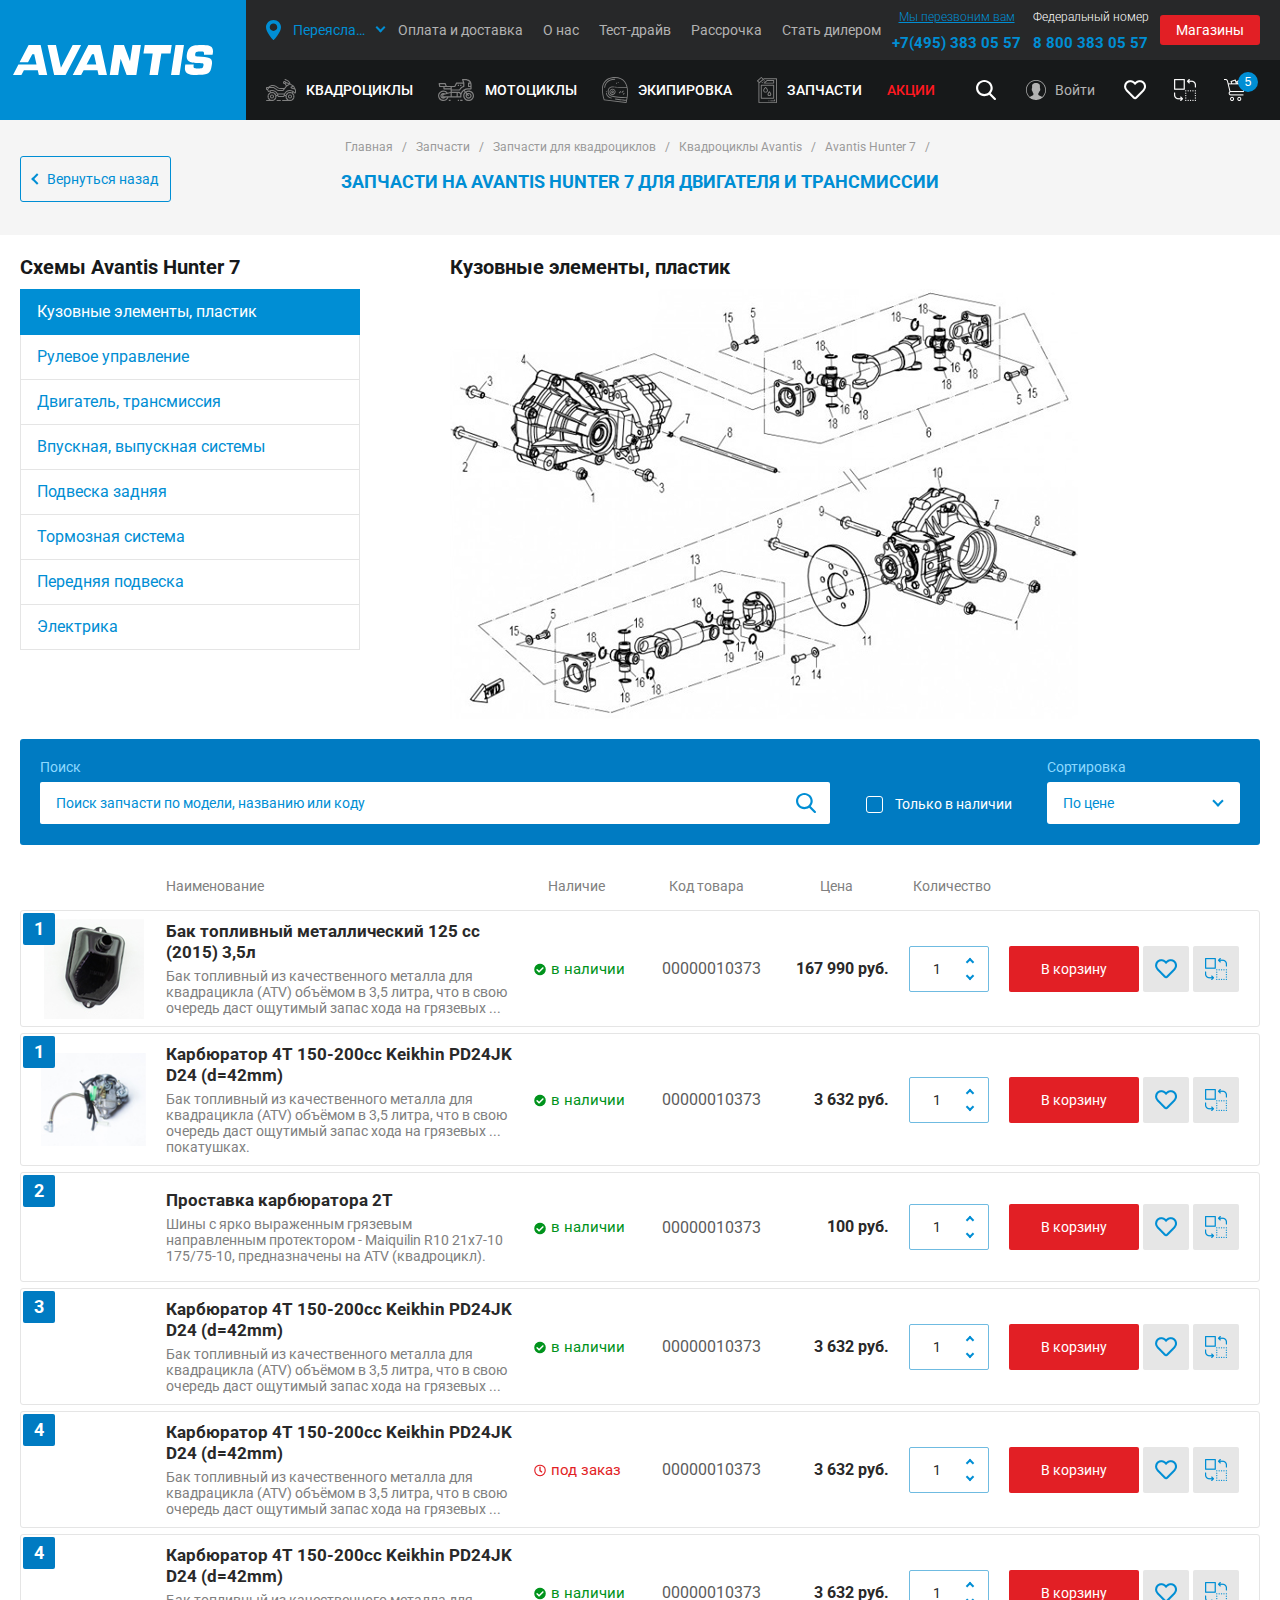
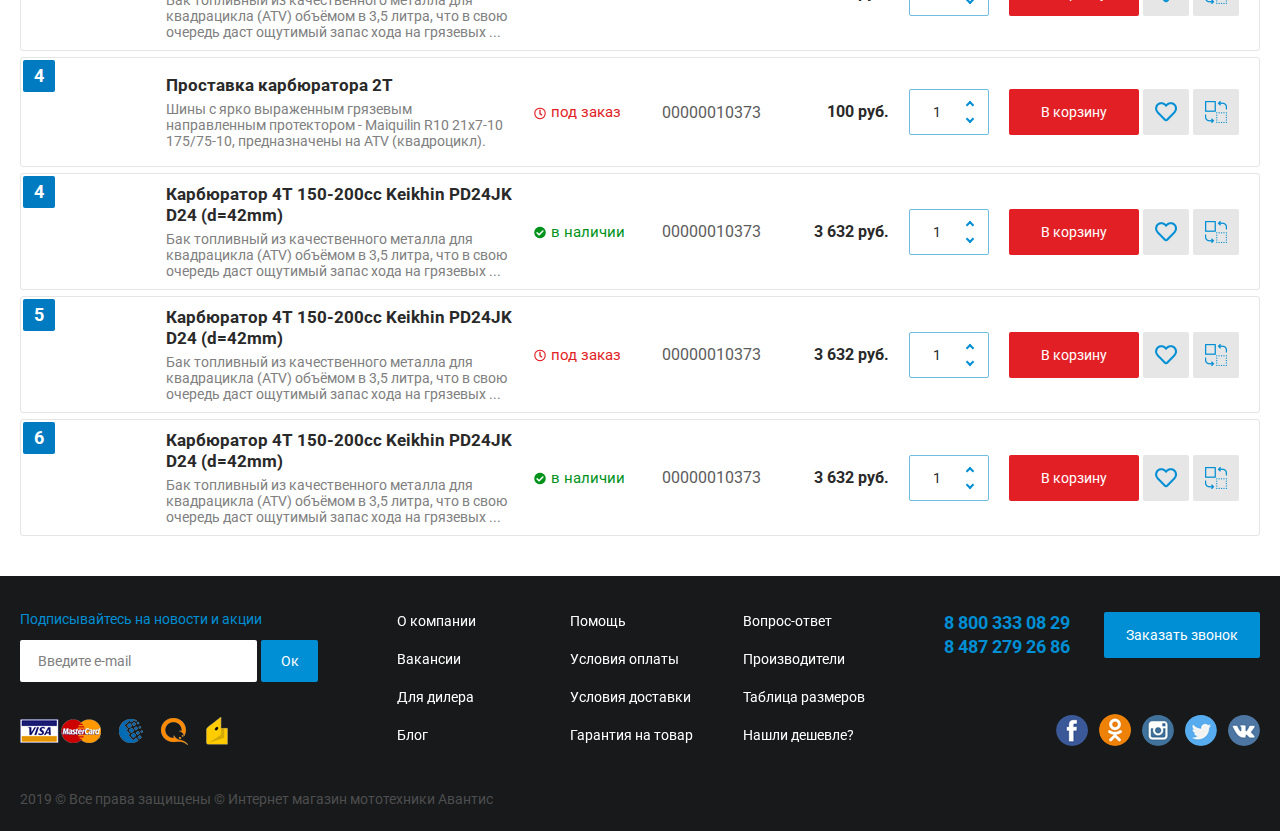
<file: scheme.html>
<!DOCTYPE html>
<html lang="ru">
	<head>
		<meta http-equiv="Content-Type" content="text/html; charset=utf-8">
		<!-- Переключение IE в последнию версию, на случай если в настройках пользователя стоит меньшая -->
		<meta http-equiv="X-UA-Compatible" content="IE=edge">

		<!-- Адаптирование страницы для мобильных устройств -->
		<meta name="viewport" content="width=device-width, initial-scale=1, maximum-scale=1">

		<!-- Запрет распознования номера телефона -->
		<meta name="format-detection" content="telephone=no">
		<meta name="SKYPE_TOOLBAR" content ="SKYPE_TOOLBAR_PARSER_COMPATIBLE">

		<!-- Заголовок страницы -->
		<title>Заголовок страницы</title>

		<!-- Данное значение часто используют(использовали) поисковые системы -->
		<meta name="description" content="">
		<meta name="keywords" content="">

		<!-- Традиционная иконка сайта, размер 16x16, прозрачность поддерживается. Рекомендуемый формат: .ico или .png -->
		<link rel="shortcut icon" href="images/favicon.ico">

		<!-- Подключение шрифтов с гугла -->
		<link href="https://fonts.googleapis.com/css?family=Roboto:300,300i,400,400i,500,500i,700,700i,900,900i&display=swap&subset=cyrillic" rel="stylesheet">

		<!-- Подключение файлов стилей -->
		<link rel="stylesheet" href="css/ion.rangeSlider.css">
		<link rel="stylesheet" href="css/owl.carousel.css">
		<link rel="stylesheet" href="css/fancybox.css">
		<link rel="stylesheet" href="css/bxslider.css">
		<link rel="stylesheet" href="css/styles.css">

		<link rel="stylesheet" href="css/response_1341.css" media="(max-width: 1341px)">
		<link rel="stylesheet" href="css/response_1261.css" media="(max-width: 1261px)">
		<link rel="stylesheet" href="css/response_1023.css" media="(max-width: 1023px)">
		<link rel="stylesheet" href="css/response_767.css" media="(max-width: 767px)">
		<link rel="stylesheet" href="css/response_479.css" media="(max-width: 479px)">
		<link rel="stylesheet" href="css/response_374.css" media="(max-width: 374px)">
	</head>

	<body>
		<div class="wrap bg_white">
			<div class="main">
				<!-- Шапка -->
				<header>
					<button type="button" class="close">
						<span></span>
						<span></span>
					</button>


					<div class="mob_scroll">
						<div class="logo">
							<div>
								<img src="images/logo.svg" alt="">
							</div>
						</div>


						<div class="top">
							<div class="cont flex">

								<div class="city">
									<button class="link modal_link" data-content="#city_modal">
										<span>Переяславль-Залесский</span>
									</button>
								</div>


								<nav class="menu flex">
									<div class="item">
										<a href="/">Оплата и доставка</a>
									</div>

									<div class="item">
										<a href="/">О нас</a>
									</div>

									<div class="item">
										<a href="/">Тест-драйв</a>
									</div>

									<div class="item">
										<a href="/">Рассрочка</a>
									</div>

									<div class="item">
										<a href="/">Стать дилером</a>
									</div>
								</nav>


								<div class="contacts">
									<button class="callback_link modal_link" data-content="#callback_modal">Мы перезвоним вам</button>

									<div class="phone">
										<a href="tel:+74953830557">+7(495) 383 05 57</a>
									</div>
								</div>


								<div class="contacts">
									<div>Федеральный номер</div>

									<div class="phone">
										<a href="tel:88003830557">8 800 383 05 57</a>
									</div>
								</div>


								<button class="shops_link">Магазины</button>

							</div>
						</div>


						<div class="info">
							<div class="cont flex">

								<div class="cats flex">
									<div class="item">
										<a href="/">
											<svg class="icon" width="30px" height="22px">
												<use xlink:href="#ic_cat1">
											</svg>
											КВАДРОЦИКЛЫ
										</a>
									</div>

									<div class="item">
										<a href="/" class="sub_link">
											<svg class="icon" width="37px" height="22px">
												<use xlink:href="#ic_cat2">
											</svg>
											МОТОЦИКЛЫ<span class="arr"></span>
										</a>

										<div class="sub_cats">
											<div class="flex">
												<div class="cat">
													<a href="/" class="main">
														<div class="name">ПИТБАЙКИ</div>

														<img data-src="images/tmp/sub_cats_thumb.png" alt="" class="lozad">
													</a>

													<div class="sub">
														<div class="block">
															<div class="title">ПО ОБЪЁМУ ДВИГАТЕЛЯ</div>

															<div><a href="/">50 куб.</a></div>
															<div><a href="/">110 куб.</a></div>
															<div><a href="/">125 куб.</a></div>
															<div><a href="/">140 куб.</a></div>
															<div><a href="/">150 куб.</a></div>
															<div><a href="/">250 куб.</a></div>
														</div>

														<div class="block">
															<div class="title">ПО ВОЗРАСТУ</div>

															<div><a href="/">Детские</a></div>
															<div><a href="/">Подростковые</a></div>
															<div><a href="/">От 10 до 13 лет</a></div>
															<div><a href="/">От 10 до 14 лет</a></div>
															<div><a href="/">От 10 до 15 лет</a></div>
															<div><a href="/">От 10 до 18 лет</a></div>
															<div><a href="/">От 11 до 15 лет</a></div>
														</div>

														<div class="block">
															<div class="title">ПО СТОИМОСТИ</div>

															<div><a href="/">Дорогие</a></div>
															<div><a href="/">Недорогие</a></div>
															<div><a href="/">До 30 тыс.</a></div>
														</div>

														<div class="block">
															<div class="title">ПОПУЛЯРНЫЕ ЗАПРОСЫ</div>

															<div><a href="/">Лучшие</a></div>
															<div><a href="/">Новые</a></div>
															<div><a href="/">Китайские</a></div>
														</div>

														<div class="block">
															<div class="title">ПО БРЕНДУ</div>

															<div><a href="/">Avantis</a></div>
															<div><a href="/">Kayo</a></div>
															<div><a href="/">Мотоленд</a></div>
														</div>
													</div>
												</div>


												<div class="cat">
													<a href="/" class="main">
														<div class="name">КРОССОВЫЕ</div>

														<img data-src="images/tmp/sub_cats_thumb2.png" alt="" class="lozad">
													</a>

													<div class="sub">
														<div class="block">
															<div class="title">ПО ОБЪЁМУ ДВИГАТЕЛЯ</div>

															<div><a href="/">50 куб.</a></div>
															<div><a href="/">110 куб.</a></div>
															<div><a href="/">125 куб.</a></div>
															<div><a href="/">140 куб.</a></div>
															<div><a href="/">150 куб.</a></div>
															<div><a href="/">190 куб.</a></div>
															<div><a href="/">250 куб.</a></div>
															<div><a href="/">300 куб.</a></div>
															<div><a href="/">450 куб.</a></div>
														</div>

														<div class="block">
															<div class="title">ПО ВОЗРАСТУ</div>

															<div><a href="/">Подростковые</a></div>
															<div><a href="/">Взрослые</a></div>
															<div><a href="/">От 10 до 14 лет</a></div>
															<div><a href="/">От 10 до 15 лет</a></div>
															<div><a href="/">От 10 до 18 лет</a></div>
														</div>

														<div class="block">
															<div class="title">ПО СТОИМОСТИ</div>

															<div><a href="/">Дорогие</a></div>
															<div><a href="/">Недорогие</a></div>
														</div>

														<div class="block">
															<div class="title">ПО БРЕНДУ</div>

															<div><a href="/">Avantis</a></div>
															<div><a href="/">Kayo</a></div>
															<div><a href="/">Мотоленд</a></div>
														</div>
													</div>
												</div>


												<div class="cat">
													<a href="/" class="main">
														<div class="name">ЭНДУРО</div>

														<img data-src="images/tmp/sub_cats_thumb3.png" alt="" class="lozad">
													</a>

													<div class="sub">
														<div class="block">
															<div class="title">ПО ОБЪЁМУ ДВИГАТЕЛЯ</div>

															<div><a href="/">200 куб.</a></div>
															<div><a href="/">250 куб.</a></div>
															<div><a href="/">300 куб.</a></div>
															<div><a href="/">400 куб.</a></div>
															<div><a href="/">450 куб.</a></div>
														</div>

														<div class="block">
															<div class="title">ПОПУЛЯРНЫЕ ЗАПРОСЫ</div>

															<div><a href="/">Лучшие</a></div>
															<div><a href="/">Новые</a></div>
															<div><a href="/">Китайские</a></div>
														</div>

														<div class="block">
															<div class="title">ПО СТОИМОСТИ</div>

															<div><a href="/">Дорогие</a></div>
															<div><a href="/">Недорогие</a></div>
														</div>

														<div class="block">
															<div class="title">ПО БРЕНДУ</div>

															<div><a href="/">Avantis</a></div>
															<div><a href="/">Kayo</a></div>
															<div><a href="/">Мотоленд</a></div>
														</div>
													</div>
												</div>


												<div class="cat">
													<a href="/" class="main">
														<div class="name">МОТАРДЫ</div>

														<img data-src="images/tmp/sub_cats_thumb4.png" alt="" class="lozad">
													</a>

													<div class="sub">
														<div class="block">
															<div class="title">ПО ОБЪЁМУ ДВИГАТЕЛЯ</div>

															<div><a href="/">125 куб.</a></div>
														</div>

														<div class="block">
															<div class="title">ПО БРЕНДУ</div>

															<div><a href="/">Мотоленд</a></div>
														</div>
													</div>
												</div>


												<div class="cat">
													<a href="/" class="main">
														<div class="name">МИНИБАЙКИ - ЭЛЕКТРИЧЕСКИЕ</div>

														<img data-src="images/tmp/sub_cats_thumb5.png" alt="" class="lozad">
													</a>

													<div class="sub">
														<div class="block">
															<div class="title">ДЕТСКИЕ</div>

															<div><a href="/">От 5 лет</a></div>
															<div><a href="/">От 6 лет</a></div>
															<div><a href="/">От 7 лет</a></div>
															<div><a href="/">От 8 лет</a></div>
															<div><a href="/">От 9 лет</a></div>
														</div>
													</div>
												</div>
											</div>
										</div>
									</div>

									<div class="item">
										<a href="/">
											<svg class="icon" width="26px" height="26px">
												<use xlink:href="#ic_cat3">
											</svg>
											ЭКИПИРОВКА
										</a>
									</div>

									<div class="item">
										<a href="/">
											<svg class="icon" width="20px" height="26px">
												<use xlink:href="#ic_cat4">
											</svg>
											ЗАПЧАСТИ
										</a>
									</div>

									<div class="item">
										<a href="/" class="red">АКЦИИ</a>
									</div>
								</div>


								<div class="search">
									<button class="link modal_link" data-content="#search_modal">
										<img src="images/ic_search.svg" alt="">
									</button>
								</div>


								<div class="account">
									<button class="login_link modal_link" data-content="#login_modal">Войти</button>

									<!--a href="/" class="user">Константин</a-->
								</div>


								<div class="links">
									<a href="/" class="favorite_link">
										<img src="images/ic_favorite.png" alt="">
									</a>

									<a href="/" class="compare_link">
										<img src="images/ic_compare.png" alt="">
									</a>

									<button class="cart_link modal_link" data-content="#cart_modal">
										<img src="images/ic_cart.png" alt="">
										<div class="count">5</div>
									</button>
								</div>
							</div>
						</div>
					</div>
				</header>


				<div class="mob_header">
					<div class="cont">

						<div class="logo">
							<div>
								<img src="images/logo.svg" alt="">
							</div>
						</div>


						<div class="contacts">
							<div class="phone">
								<a href="tel:4953830557">(495) 383 05 57</a>
							</div>

							<button class="callback_link modal_link" data-content="#callback_modal">Перезвонить?</button>
						</div>


						<div class="links">
							<a href="/" class="favorite_link">
								<img src="images/ic_favorite.png" alt="">
							</a>

							<a href="/" class="compare_link">
								<img src="images/ic_compare.png" alt="">
							</a>

							<button class="cart_link modal_link" data-content="#cart_modal">
								<img src="images/ic_cart.png" alt="">
								<div class="count">5</div>
							</button>
						</div>


						<div class="search">
							<button class="link modal_link" data-content="#search_modal">
								<img src="images/ic_search.svg" alt="">
							</button>
						</div>


						<div class="account">
							<button class="login_link modal_link" data-content="#login_modal">Войти</button>

							<!--a href="/" class="user">Константин</a-->
						</div>


						<button type="button" class="mob_menu_link">
							<span></span>
							<span></span>
							<span></span>
						</button>

					</div>
				</div>
				<!-- End Шапка -->


				<!-- Основная часть -->
				<section class="page_head no_image">
					<div class="cont">

						<a href="/" class="back_link">Вернуться назад</a>

						<div class="breadcrumbs">
							<a href="/">Главная</a> <span class="sep">/</span>
							<a href="/">Запчасти</a> <span class="sep">/</span>
							<a href="/">Запчасти для квадроциклов</a> <span class="sep">/</span>
							<a href="/">Квадроциклы Avantis</a> <span class="sep">/</span>
							<a href="/">Avantis Hunter 7</a> <span class="sep">/</span>
						</div>

						<h1 class="page_title">Запчасти на Avantis Hunter 7 для двигателя и трансмиссии</div>

					</div>
				</section>


				<section class="schemes">
					<div class="cont">

					<div class="cats">
						<div class="title">Схемы Avantis Hunter 7</div>

						<a class="active">Кузовные элементы, пластик</a>
						<a href="/">Рулевое управление</a>
						<a href="/">Двигатель, трансмиссия</a>
						<a href="/">Впускная, выпускная системы</a>
						<a href="/">Подвеска задняя</a>
						<a href="/">Тормозная система</a>
						<a href="/">Передняя подвеска</a>
						<a href="/">Электрика</a>
					</div>


					<div class="info">
						<div class="title">Кузовные элементы, пластик</div>

						<img data-src="images/tmp/schema_img.jpg" alt="" class="lozad">
					</div>
				</section>


				<section class="products_head">
					<div class="cont">

						<div class="data">
							<div class="search big">
								<form action="">
									<div class="label">Поиск</div>

									<input type="text" name="" value="" placeholder="Поиск запчасти по модели, названию или коду " class="input">

									<button type="submit" class="submit_btn"></button>
								</form>
							</div>


							<div class="status">
								<input type="checkbox" name="status" id="status_check1">
								<label for="status_check1">Только в наличии</label>
							</div>


							<div class="sort">
								<div class="label">Сортировка</div>

								<div class="field">
									<select name="">
										<option value="0">По цене</option>
										<option value="1">По цене</option>
										<option value="2">По цене</option>
										<option value="3">По цене</option>
									</select>
								</div>
							</div>
						</div>

					</div>
				</section>


				<section class="products block">
					<div class="cont">

						<div class="list">
							<div class="titles">
								<div class="thumb"></div>
								<div class="name">Наименование</div>
								<div class="status">Наличие</div>
								<div class="articul">Код товара</div>
								<div class="price">Цена</div>
								<div class="amount">Количество</div>
								<div class="action"></div>
							</div>


							<div class="product">
								<div class="number">1</div>

								<div class="thumb mob_mini">
									<a href="/">
										<img data-src="images/tmp/product_list_thumb1.jpg" alt="" class="lozad">
									</a>
								</div>

								<div class="info">
									<div class="name">
										<a href="/">Бак топливный металлический 125 сс (2015) 3,5л</a>
									</div>

									<div class="desc mob_show">Бак топливный из качественного металла для квадрацикла (ATV) объёмом в 3,5 литра, что в свою очередь даст ощутимый запас хода на грязевых ...</div>

									<div class="tablet_articul">Артикул: 00000010278</div>
								</div>

								<div class="status">
									<div class="green">в наличии</div>
								</div>

								<div class="articul">00000010373</div>

								<div class="price">167 990 руб.</div>

								<div class="bottom">
									<div class="amount">
									    <button type="button" class="minus"></button>

									    <input type="text" value="1" class="input"
									      data-minimum="1" data-maximum="99" data-step="1" data-unit="" maxlength="2">

									    <button type="button" class="plus"></button>
									</div>

									<button class="buy_link">В корзину</button>

									<button class="favorite_link">
										<img src="images/ic_favorite2.png" alt="">
										<img src="images/ic_favorite.png" alt="">
									</button>

									<button class="compare_link">
										<img src="images/ic_compare2.png" alt="">
										<img src="images/ic_compare.png" alt="">
									</button>
								</div>
							</div>


							<div class="product">
								<div class="number">1</div>

								<div class="thumb mob_mini">
									<a href="/">
										<img data-src="images/tmp/product_list_thumb2.jpg" alt="" class="lozad">
									</a>
								</div>

								<div class="info">
									<div class="name">
										<a href="/">Карбюратор 4T 150-200cc Keikhin PD24JK D24 (d=42mm)</a>
									</div>

									<div class="desc mob_show">Бак топливный из качественного металла для квадрацикла (ATV) объёмом в 3,5 литра, что в свою очередь даст ощутимый запас хода на грязевых ... покатушках.</div>

									<div class="tablet_articul">Артикул: 00000010278</div>
								</div>

								<div class="status">
									<div class="green">в наличии</div>
								</div>

								<div class="articul">00000010373</div>

								<div class="price">3 632 руб.</div>

								<div class="bottom">
									<div class="amount">
									    <button type="button" class="minus"></button>

									    <input type="text" value="1" class="input"
									      data-minimum="1" data-maximum="99" data-step="1" data-unit="" maxlength="2">

									    <button type="button" class="plus"></button>
									</div>

									<button class="buy_link">В корзину</button>

									<button class="favorite_link">
										<img src="images/ic_favorite2.png" alt="">
										<img src="images/ic_favorite.png" alt="">
									</button>

									<button class="compare_link">
										<img src="images/ic_compare2.png" alt="">
										<img src="images/ic_compare.png" alt="">
									</button>
								</div>
							</div>


							<div class="product">
								<div class="number">2</div>

								<div class="thumb mob_mini">
									<a href="/">
										<img data-src="images/tmp/product_list_thumb3.jpg" alt="" class="lozad">
									</a>
								</div>

								<div class="info">
									<div class="name">
										<a href="/">Проставка карбюратора 2Т</a>
									</div>

									<div class="desc mob_show">Шины с ярко выраженным грязевым направленным протектором - Maiquilin R10 21x7-10 175/75-10, предназначены на ATV (квадроцикл).</div>

									<div class="tablet_articul">Артикул: 00000010278</div>
								</div>

								<div class="status">
									<div class="green">в наличии</div>
								</div>

								<div class="articul">00000010373</div>

								<div class="price">100 руб.</div>

								<div class="bottom">
									<div class="amount">
									    <button type="button" class="minus"></button>

									    <input type="text" value="1" class="input"
									      data-minimum="1" data-maximum="99" data-step="1" data-unit="" maxlength="2">

									    <button type="button" class="plus"></button>
									</div>

									<button class="buy_link">В корзину</button>

									<button class="favorite_link">
										<img src="images/ic_favorite2.png" alt="">
										<img src="images/ic_favorite.png" alt="">
									</button>

									<button class="compare_link">
										<img src="images/ic_compare2.png" alt="">
										<img src="images/ic_compare.png" alt="">
									</button>
								</div>
							</div>


							<div class="product">
								<div class="number">3</div>

								<div class="thumb mob_mini">
									<a href="/">
										<img data-src="images/tmp/product_list_thumb4.jpg" alt="" class="lozad">
									</a>
								</div>

								<div class="info">
									<div class="name">
										<a href="/">Карбюратор 4T 150-200cc Keikhin PD24JK D24 (d=42mm)</a>
									</div>

									<div class="desc mob_show">Бак топливный из качественного металла для квадрацикла (ATV) объёмом в 3,5 литра, что в свою очередь даст ощутимый запас хода на грязевых ...</div>

									<div class="tablet_articul">Артикул: 00000010278</div>
								</div>

								<div class="status">
									<div class="green">в наличии</div>
								</div>

								<div class="articul">00000010373</div>

								<div class="price">3 632 руб.</div>

								<div class="bottom">
									<div class="amount">
									    <button type="button" class="minus"></button>

									    <input type="text" value="1" class="input"
									      data-minimum="1" data-maximum="99" data-step="1" data-unit="" maxlength="2">

									    <button type="button" class="plus"></button>
									</div>

									<button class="buy_link">В корзину</button>

									<button class="favorite_link">
										<img src="images/ic_favorite2.png" alt="">
										<img src="images/ic_favorite.png" alt="">
									</button>

									<button class="compare_link">
										<img src="images/ic_compare2.png" alt="">
										<img src="images/ic_compare.png" alt="">
									</button>
								</div>
							</div>


							<div class="product">
								<div class="number">4</div>

								<div class="thumb mob_mini">
									<a href="/">
										<img data-src="images/tmp/product_list_thumb2.jpg" alt="" class="lozad">
									</a>
								</div>

								<div class="info">
									<div class="name">
										<a href="/">Карбюратор 4T 150-200cc Keikhin PD24JK D24 (d=42mm)</a>
									</div>

									<div class="desc mob_show">Бак топливный из качественного металла для квадрацикла (ATV) объёмом в 3,5 литра, что в свою очередь даст ощутимый запас хода на грязевых ...</div>

									<div class="tablet_articul">Артикул: 00000010278</div>
								</div>

								<div class="status">
									<div class="red">под заказ</div>
								</div>

								<div class="articul">00000010373</div>

								<div class="price">3 632 руб.</div>

								<div class="bottom">
									<div class="amount">
									    <button type="button" class="minus"></button>

									    <input type="text" value="1" class="input"
									      data-minimum="1" data-maximum="99" data-step="1" data-unit="" maxlength="2">

									    <button type="button" class="plus"></button>
									</div>

									<button class="buy_link">В корзину</button>

									<button class="favorite_link">
										<img src="images/ic_favorite2.png" alt="">
										<img src="images/ic_favorite.png" alt="">
									</button>

									<button class="compare_link">
										<img src="images/ic_compare2.png" alt="">
										<img src="images/ic_compare.png" alt="">
									</button>
								</div>
							</div>


							<div class="product">
								<div class="number">4</div>

								<div class="thumb mob_mini">
									<a href="/">
										<img data-src="images/tmp/product_list_thumb2.jpg" alt="" class="lozad">
									</a>
								</div>

								<div class="info">
									<div class="name">
										<a href="/">Карбюратор 4T 150-200cc Keikhin PD24JK D24 (d=42mm)</a>
									</div>

									<div class="desc mob_show">Бак топливный из качественного металла для квадрацикла (ATV) объёмом в 3,5 литра, что в свою очередь даст ощутимый запас хода на грязевых ...</div>

									<div class="tablet_articul">Артикул: 00000010278</div>
								</div>

								<div class="status">
									<div class="green">в наличии</div>
								</div>

								<div class="articul">00000010373</div>

								<div class="price">3 632 руб.</div>

								<div class="bottom">
									<div class="amount">
									    <button type="button" class="minus"></button>

									    <input type="text" value="1" class="input"
									      data-minimum="1" data-maximum="99" data-step="1" data-unit="" maxlength="2">

									    <button type="button" class="plus"></button>
									</div>

									<button class="buy_link">В корзину</button>

									<button class="favorite_link">
										<img src="images/ic_favorite2.png" alt="">
										<img src="images/ic_favorite.png" alt="">
									</button>

									<button class="compare_link">
										<img src="images/ic_compare2.png" alt="">
										<img src="images/ic_compare.png" alt="">
									</button>
								</div>
							</div>


							<div class="product">
								<div class="number">4</div>

								<div class="thumb mob_mini">
									<a href="/">
										<img data-src="images/tmp/product_list_thumb3.jpg" alt="" class="lozad">
									</a>
								</div>

								<div class="info">
									<div class="name">
										<a href="/">Проставка карбюратора 2Т</a>
									</div>

									<div class="desc mob_show">Шины с ярко выраженным грязевым направленным протектором - Maiquilin R10 21x7-10 175/75-10, предназначены на ATV (квадроцикл).</div>

									<div class="tablet_articul">Артикул: 00000010278</div>
								</div>

								<div class="status">
									<div class="red">под заказ</div>
								</div>

								<div class="articul">00000010373</div>

								<div class="price">100 руб.</div>

								<div class="bottom">
									<div class="amount">
									    <button type="button" class="minus"></button>

									    <input type="text" value="1" class="input"
									      data-minimum="1" data-maximum="99" data-step="1" data-unit="" maxlength="2">

									    <button type="button" class="plus"></button>
									</div>

									<button class="buy_link">В корзину</button>

									<button class="favorite_link">
										<img src="images/ic_favorite2.png" alt="">
										<img src="images/ic_favorite.png" alt="">
									</button>

									<button class="compare_link">
										<img src="images/ic_compare2.png" alt="">
										<img src="images/ic_compare.png" alt="">
									</button>
								</div>
							</div>


							<div class="product">
								<div class="number">4</div>

								<div class="thumb mob_mini">
									<a href="/">
										<img data-src="images/tmp/product_list_thumb4.jpg" alt="" class="lozad">
									</a>
								</div>

								<div class="info">
									<div class="name">
										<a href="/">Карбюратор 4T 150-200cc Keikhin PD24JK D24 (d=42mm)</a>
									</div>

									<div class="desc mob_show">Бак топливный из качественного металла для квадрацикла (ATV) объёмом в 3,5 литра, что в свою очередь даст ощутимый запас хода на грязевых ...</div>

									<div class="tablet_articul">Артикул: 00000010278</div>
								</div>

								<div class="status">
									<div class="green">в наличии</div>
								</div>

								<div class="articul">00000010373</div>

								<div class="price">3 632 руб.</div>

								<div class="bottom">
									<div class="amount">
									    <button type="button" class="minus"></button>

									    <input type="text" value="1" class="input"
									      data-minimum="1" data-maximum="99" data-step="1" data-unit="" maxlength="2">

									    <button type="button" class="plus"></button>
									</div>

									<button class="buy_link">В корзину</button>

									<button class="favorite_link">
										<img src="images/ic_favorite2.png" alt="">
										<img src="images/ic_favorite.png" alt="">
									</button>

									<button class="compare_link">
										<img src="images/ic_compare2.png" alt="">
										<img src="images/ic_compare.png" alt="">
									</button>
								</div>
							</div>


							<div class="product">
								<div class="number">5</div>

								<div class="thumb mob_mini">
									<a href="/">
										<img data-src="images/tmp/product_list_thumb2.jpg" alt="" class="lozad">
									</a>
								</div>

								<div class="info">
									<div class="name">
										<a href="/">Карбюратор 4T 150-200cc Keikhin PD24JK D24 (d=42mm)</a>
									</div>

									<div class="desc mob_show">Бак топливный из качественного металла для квадрацикла (ATV) объёмом в 3,5 литра, что в свою очередь даст ощутимый запас хода на грязевых ...</div>

									<div class="tablet_articul">Артикул: 00000010278</div>
								</div>

								<div class="status">
									<div class="red">под заказ</div>
								</div>

								<div class="articul">00000010373</div>

								<div class="price">3 632 руб.</div>

								<div class="bottom">
									<div class="amount">
									    <button type="button" class="minus"></button>

									    <input type="text" value="1" class="input"
									      data-minimum="1" data-maximum="99" data-step="1" data-unit="" maxlength="2">

									    <button type="button" class="plus"></button>
									</div>

									<button class="buy_link">В корзину</button>

									<button class="favorite_link">
										<img src="images/ic_favorite2.png" alt="">
										<img src="images/ic_favorite.png" alt="">
									</button>

									<button class="compare_link">
										<img src="images/ic_compare2.png" alt="">
										<img src="images/ic_compare.png" alt="">
									</button>
								</div>
							</div>


							<div class="product">
								<div class="number">6</div>

								<div class="thumb mob_mini">
									<a href="/">
										<img data-src="images/tmp/product_list_thumb2.jpg" alt="" class="lozad">
									</a>
								</div>

								<div class="info">
									<div class="name">
										<a href="/">Карбюратор 4T 150-200cc Keikhin PD24JK D24 (d=42mm)</a>
									</div>

									<div class="desc mob_show">Бак топливный из качественного металла для квадрацикла (ATV) объёмом в 3,5 литра, что в свою очередь даст ощутимый запас хода на грязевых ...</div>

									<div class="tablet_articul">Артикул: 00000010278</div>
								</div>

								<div class="status">
									<div class="green">в наличии</div>
								</div>

								<div class="articul">00000010373</div>

								<div class="price">3 632 руб.</div>

								<div class="bottom">
									<div class="amount">
									    <button type="button" class="minus"></button>

									    <input type="text" value="1" class="input"
									      data-minimum="1" data-maximum="99" data-step="1" data-unit="" maxlength="2">

									    <button type="button" class="plus"></button>
									</div>

									<button class="buy_link">В корзину</button>

									<button class="favorite_link">
										<img src="images/ic_favorite2.png" alt="">
										<img src="images/ic_favorite.png" alt="">
									</button>

									<button class="compare_link">
										<img src="images/ic_compare2.png" alt="">
										<img src="images/ic_compare.png" alt="">
									</button>
								</div>
							</div>
						</div>

					</div>
				</section>
				<!-- End Основная часть -->
			</div>


			<!-- Подвал -->
			<footer>
				<div class="info">
					<div class="cont flex">

						<div class="col_left">
							<div class="subscribe">
								<div class="title">Подписывайтесь на новости и акции</div>

								<form action="">
									<input type="email" name="" value="" placeholder="Введите e-mail" class="input">

									<button type="submit" class="submit_btn">Ок</button>
								</form>
							</div>


							<div class="payment">
								<img src="images/ic_payment1.png" alt="">
								<img src="images/ic_payment2.png" alt="">
								<img src="images/ic_payment3.png" alt="">
								<img src="images/ic_payment4.png" alt="">
							</div>
						</div>


						<div class="menu">
							<div><a href="/">О компании</a></div>
							<div><a href="/">Вакансии</a></div>
							<div><a href="/">Для дилера</a></div>
							<div><a href="/">Блог</a></div>
							<div><a href="/">Помощь</a></div>
							<div><a href="/">Условия оплаты</a></div>
							<div><a href="/">Условия доставки</a></div>
							<div><a href="/">Гарантия на товар</a></div>
							<div><a href="/">Вопрос-ответ</a></div>
							<div><a href="/">Производители</a></div>
							<div><a href="/">Таблица размеров</a></div>
							<div><a href="/">Нашли дешевле?</a></div>
						</div>


						<div class="col_right">
							<div class="contacts">
								<div class="phones">
									<div><a href="tel:88003330829">8 800 333 08 29</a></div>
									<div><a href="tel:84872792686">8 487 279 26 86</a></div>
								</div>

								<button class="callback_link modal_link" data-content="#callback_modal">Заказать звонок</button>
							</div>


							<div class="socials">
								<a href="/" target="_blank" rel="noopener nofollow">
									<img src="images/ic_soc1.png" alt="">
								</a>

								<a href="/" target="_blank" rel="noopener nofollow">
									<img src="images/ic_soc2.png" alt="">
								</a>

								<a href="/" target="_blank" rel="noopener nofollow">
									<img src="images/ic_soc3.png" alt="">
								</a>

								<a href="/" target="_blank" rel="noopener nofollow">
									<img src="images/ic_soc4.png" alt="">
								</a>

								<a href="/" target="_blank" rel="noopener nofollow">
									<img src="images/ic_soc5.png" alt="">
								</a>
							</div>
						</div>

					</div>
				</div>


				<div class="bottom">
					<div class="cont flex">

						<div class="copyright">
							2019 &copy; Все права защищены © Интернет магазин мототехники Авантис
						</div>

					</div>
				</div>
			</footer>
			<!-- End Подвал -->
		</div>


		<div class="overlay"></div>

		<div class="supports_error">
			Ваш браузер устарел рекомендуем обновить его до последней версии<br> или использовать другой более современный.
		</div>


		<section class="modal" id="callback_modal">
			<div class="modal_title">Заказать звонок</div>

			<div class="modal_data">
				<form action="" class="form">
					<div class="line">
						<div class="field">
							<input type="text" name="" value="" class="input">

							<div class="label">Ваше имя <span class="required">*</span></div>
						</div>
					</div>

					<div class="line">
						<div class="field">
							<input type="tel" name="" value="" class="input">

							<div class="label">Телефон <span class="required">*</span></div>
						</div>
					</div>


					<div class="submit">
						<button class="cancel close">Отменить</button>

						<button type="submit" class="submit_btn">Отправить</button>
					</div>
				</form>
			</div>
		</section>


		<section class="modal" id="login_modal">
			<div class="modal_title">Вход в личный кабинет</div>

			<div class="modal_data">
				<form action="" class="form">
					<div class="line">
						<div class="field">
							<input type="email" name="" value="" class="input">

							<div class="label">E-mail <span class="required">*</span></div>
						</div>
					</div>

					<div class="line">
						<div class="field">
							<input type="password" name="" value="" class="input">

							<div class="label">Пароль <span class="required">*</span></div>
						</div>

						<div class="field flex">
							<div class="remember">
								<input type="checkbox" name="remember" id="remember_check" checked>
								<label for="remember_check">Запомнить меня</label>
							</div>

							<a href="#" class="recovery_link">Забыли пароль?</a>
						</div>
					</div>

					<div class="line soc_auth">
						<div class="name">Или авторизируйтесь через социальные сети:</div>

						<a href="#">
							<img src="images/ic_soc_auth1.png" alt="">
						</a>

						<a href="#">
							<img src="images/ic_soc_auth2.png" alt="">
						</a>

						<a href="#">
							<img src="images/ic_soc_auth3.png" alt="">
						</a>
					</div>


					<div class="submit">
						<a href="/" class="register_link">Зарегестрироваться</a>

						<button type="submit" class="submit_btn">Войти</button>
					</div>
				</form>
			</div>
		</section>


		<section class="modal" id="city_modal">
			<div class="modal_data">
				<form action="" class="form">
					<div class="modal_title">Выберите город</div>

					<select name="">
						<option value="1">Москва</option>
						<option value="2">Москва</option>
						<option value="3">Москва</option>
						<option value="4">Москва</option>
						<option value="5">Москва</option>
						<option value="1">Москва</option>
						<option value="2">Москва</option>
						<option value="3">Москва</option>
						<option value="4">Москва</option>
						<option value="5">Москва</option>
					</select>

					<div class="exp">Выберите ближайший к себе центр обслуживания для получения заказа</div>


					<div class="shops">
						<div class="custom_scroll">
							<input type="radio" name="shops" id="shops_check1">
							<label for="shops_check1">
								<div>
									<b>Москва</b>, ул. Дорожная 3к6<br>
									+7 495 120 15 30<br>
									пн-вс 09-00 - 21-00
								</div>
							</label>

							<input type="radio" name="shops" id="shops_check2" checked>
							<label for="shops_check2">
								<div>
									<b>Москва</b>, 65-й км МКАД, вл.1, партнёрский магазин Авантис (админ. Здание ТК "Синдика")<br>
									тел. +7 (499) 653-56-09<br>
									пн-вс 09-00 - 21-00
								</div>
							</label>

							<input type="radio" name="shops" id="shops_check3">
							<label for="shops_check3">
								<div>
									<b>Москва</b>, ул. Дорожная 3к6<br>
									+7 495 120 15 30<br>
									пн-вс 09-00 - 21-00
								</div>
							</label>

							<input type="radio" name="shops" id="shops_check4">
							<label for="shops_check4">
								<div>
									<b>Москва</b>, 65-й км МКАД, вл.1, партнёрский магазин Авантис (админ. Здание ТК "Синдика")<br>
									тел. +7 (499) 653-56-09<br>
									пн-вс 09-00 - 21-00
								</div>
							</label>
						</div>
					</div>


					<div class="submit">
						<button class="cancel close">Отменить</button>

						<button type="submit" class="submit_btn">Выбрать</button>
					</div>
				</form>


				<div class="map">

				</div>
			</div>
		</section>


		<section class="modal" id="cart_modal">
			<div class="modal_title">Корзина</div>

			<div class="modal_data">
				<div class="product">
					<a href="/" class="thumb">
						<img data-src="images/tmp/product_list_thumb1.jpg" alt="" class="lozad">
					</a>

					<div class="info">
						<div class="name">
							<a href="/">Бак топливный металлический 125 сс (2015) 3,5л</a>
						</div>
					</div>

					<div class="amount">
					    <button type="button" class="minus"></button>

					    <input type="text" value="1" class="input"
					      data-minimum="1" data-maximum="99" data-step="1" data-unit="" maxlength="2">

					    <button type="button" class="plus"></button>
					</div>

					<div class="price">
						<img src="images/ic_multiply.png" alt="">
						<div>167 990 руб.</div>
					</div>

					<div class="price total">
						<div>167 990 руб.</div>
					</div>

					<button class="del">
						<img src="images/ic_del.svg" alt="">
					</button>
				</div>


				<div class="product">
					<a href="/" class="thumb">
						<img data-src="images/tmp/product_list_thumb1.jpg" alt="" class="lozad">
					</a>

					<div class="info">
						<div class="name">
							<a href="/">Бак топливный металлический 125 сс (2015) 3,5л</a>
						</div>
					</div>

					<div class="amount">
					    <button type="button" class="minus"></button>

					    <input type="text" value="1" class="input"
					      data-minimum="1" data-maximum="99" data-step="1" data-unit="" maxlength="2">

					    <button type="button" class="plus"></button>
					</div>

					<div class="price">
						<img src="images/ic_multiply.png" alt="">
						<div>167 990 руб.</div>
					</div>

					<div class="price total">
						<div>167 990 руб.</div>
					</div>

					<button class="del">
						<img src="images/ic_del.svg" alt="">
					</button>
				</div>


				<div class="product">
					<a href="/" class="thumb">
						<img data-src="images/tmp/product_list_thumb1.jpg" alt="" class="lozad">
					</a>

					<div class="info">
						<div class="name">
							<a href="/">Бак топливный металлический 125 сс (2015) 3,5л</a>
						</div>
					</div>

					<div class="amount">
					    <button type="button" class="minus"></button>

					    <input type="text" value="1" class="input"
					      data-minimum="1" data-maximum="99" data-step="1" data-unit="" maxlength="2">

					    <button type="button" class="plus"></button>
					</div>

					<div class="price">
						<img src="images/ic_multiply.png" alt="">
						<div>167 990 руб.</div>
					</div>

					<div class="price total">
						<div>167 990 руб.</div>
					</div>

					<button class="del">
						<img src="images/ic_del.svg" alt="">
					</button>
				</div>


				<div class="cart_total">
					<div class="count">Количество: <b>4</b></div>

					Сумма заказа: <div class="val"><span>263 960</span> руб.</div>
				</div>


				<div class="links">
					<button class="close continue">Продолжить покупки</button>

					<a href="/" class="checkout_link">Оформить заказ</a>
				</div>
			</div>
		</section>


		<section class="modal" id="search_modal">
			<div class="modal_data">
				<form action="">
					<input type="text" name="" value="" placeholder="Поиск по сайту..." class="input">

					<button type="submit" class="submit_btn"></button>

					<div class="in_category">
						<div class="title">Показать результаты поиска в категории:</div>

						<div class="categories">
							<input type="radio" name="categories" id="categories_check1" disabled>
							<label for="categories_check1">техника</label>

							<input type="radio" name="categories" id="categories_check2" disabled>
							<label for="categories_check2">запчасти и аксесуары</label>
						</div>

						<div class="remember">
							<input type="checkbox" name="remember" id="search_remember_check">
							<label for="search_remember_check">Запомнить выбор</label>
						</div>
					</div>
				</form>
			</div>
		</section>


		<svg style="display:none;">
			<symbol id="ic_cat1">
				<path d="M29.344,14.441 C28.942,14.589 28.490,14.466 28.219,14.134 C27.910,13.764 27.560,13.430 27.176,13.139 L26.674,13.892 C26.844,14.017 27.006,14.154 27.157,14.302 C27.166,14.309 27.177,14.312 27.186,14.321 C27.195,14.330 27.198,14.341 27.206,14.351 C28.925,16.093 28.929,18.892 27.217,20.640 C27.202,20.675 27.174,20.703 27.139,20.717 C26.301,21.540 25.173,22.000 23.999,22.000 L16.500,22.000 C16.223,22.000 16.000,21.776 16.000,21.500 C16.000,21.224 16.223,21.000 16.500,21.000 L21.178,21.000 C21.063,20.908 20.953,20.810 20.848,20.706 C20.839,20.698 20.827,20.695 20.818,20.687 C20.810,20.678 20.807,20.667 20.799,20.658 C19.841,19.696 19.373,18.350 19.529,17.000 L18.525,17.000 C18.523,17.029 18.517,17.056 18.515,17.085 C18.471,17.603 18.037,18.001 17.517,18.001 L12.482,18.001 C11.962,18.001 11.529,17.604 11.484,17.087 C11.482,17.058 11.474,17.030 11.474,17.000 L10.470,17.000 C10.625,18.341 10.164,19.679 9.217,20.640 C9.203,20.675 9.175,20.703 9.140,20.717 C8.301,21.540 7.174,22.000 6.000,22.000 L0.500,22.000 C0.224,22.000 -0.000,21.776 -0.000,21.500 C-0.000,21.224 0.224,21.000 0.500,21.000 L3.178,21.000 C3.064,20.908 2.954,20.810 2.849,20.706 C2.839,20.698 2.827,20.695 2.819,20.687 C2.810,20.678 2.807,20.667 2.800,20.658 C1.064,18.905 1.068,16.079 2.809,14.331 C2.813,14.327 2.814,14.323 2.818,14.319 C2.821,14.315 2.826,14.314 2.830,14.310 C3.165,13.979 3.549,13.703 3.969,13.491 L3.679,12.620 C3.541,12.693 3.401,12.771 3.259,12.856 C3.012,13.006 2.712,13.040 2.437,12.952 C2.162,12.864 1.939,12.661 1.824,12.395 L1.180,11.001 L1.000,11.001 C0.448,11.001 -0.000,10.554 -0.000,10.001 L-0.000,9.002 C-0.000,8.449 0.448,8.001 1.000,8.001 L2.293,8.001 L2.512,7.782 C4.561,5.733 7.771,5.415 10.182,7.023 L11.872,8.149 C12.705,8.706 13.686,9.002 14.688,9.002 L18.310,9.002 L19.895,6.965 L18.704,4.982 C18.636,4.993 18.568,5.000 18.499,5.002 C17.722,5.003 17.073,4.409 17.005,3.635 C16.938,2.860 17.474,2.163 18.240,2.029 C19.005,1.896 19.746,2.371 19.945,3.122 L23.363,4.261 C22.728,2.510 19.994,1.321 18.856,0.980 C18.685,0.929 18.554,0.790 18.513,0.616 C18.472,0.442 18.526,0.260 18.656,0.137 C18.786,0.014 18.972,-0.029 19.143,0.022 C19.355,0.086 24.192,1.572 24.485,4.702 L27.088,6.191 C27.315,6.322 27.524,6.484 27.709,6.670 C27.720,6.679 27.730,6.687 27.740,6.698 C27.960,6.921 28.144,7.177 28.286,7.457 L29.682,10.248 C29.890,10.666 29.998,11.126 29.999,11.593 L29.999,13.501 C30.004,13.922 29.741,14.299 29.344,14.441 ZM1.000,9.002 L1.000,10.001 L1.250,10.001 L2.000,9.002 L1.000,9.002 ZM18.499,3.002 C18.223,3.002 17.999,3.226 17.999,3.502 C17.999,3.778 18.223,4.002 18.499,4.002 C18.776,4.002 18.999,3.778 18.999,3.502 C18.999,3.226 18.776,3.002 18.499,3.002 ZM20.540,17.992 C20.622,18.579 20.854,19.135 21.212,19.607 C21.407,19.457 21.682,19.475 21.856,19.649 C22.030,19.822 22.048,20.097 21.899,20.292 C22.370,20.649 22.923,20.879 23.507,20.962 C23.524,20.703 23.739,20.501 23.999,20.501 C24.259,20.501 24.475,20.703 24.491,20.962 C25.077,20.880 25.632,20.649 26.104,20.291 C25.957,20.096 25.975,19.823 26.148,19.650 C26.321,19.478 26.594,19.459 26.789,19.607 C27.146,19.135 27.377,18.580 27.460,17.994 C27.201,17.977 26.999,17.762 26.999,17.502 C26.999,17.242 27.201,17.027 27.460,17.010 C27.378,16.425 27.148,15.871 26.791,15.400 C26.597,15.554 26.319,15.537 26.144,15.362 C25.969,15.187 25.953,14.908 26.106,14.714 C25.634,14.356 25.078,14.125 24.491,14.042 C24.475,14.301 24.259,14.503 23.999,14.503 C23.739,14.503 23.524,14.301 23.507,14.042 C22.922,14.124 22.367,14.355 21.896,14.712 C22.048,14.907 22.031,15.185 21.856,15.359 C21.681,15.534 21.404,15.551 21.209,15.399 L21.209,15.397 C20.852,15.869 20.622,16.423 20.540,17.008 C20.799,17.025 21.002,17.240 21.002,17.501 C21.002,17.761 20.799,17.976 20.540,17.992 ZM19.762,16.001 C19.983,15.375 20.341,14.805 20.808,14.333 C20.811,14.329 20.813,14.324 20.816,14.321 C20.820,14.317 20.825,14.316 20.828,14.313 C22.138,13.006 24.117,12.638 25.809,13.386 L26.334,12.597 C25.615,12.213 24.814,12.008 23.999,12.001 C21.544,12.012 19.390,13.641 18.712,16.001 L19.762,16.001 ZM12.481,17.013 L17.517,17.000 C17.558,16.490 17.660,15.986 17.821,15.500 L12.176,15.500 C12.338,15.991 12.440,16.499 12.481,17.013 ZM11.289,16.001 C10.610,13.641 8.456,12.011 6.000,12.001 C5.525,12.002 5.053,12.079 4.602,12.227 L4.909,13.143 C6.431,12.752 8.047,13.192 9.159,14.302 C9.168,14.309 9.179,14.312 9.188,14.321 C9.197,14.330 9.199,14.341 9.208,14.351 C9.667,14.819 10.019,15.382 10.239,16.001 L11.289,16.001 ZM3.896,14.712 C4.048,14.907 4.031,15.185 3.856,15.359 C3.682,15.534 3.404,15.551 3.210,15.399 C2.852,15.871 2.621,16.425 2.539,17.010 C2.799,17.027 3.001,17.242 3.001,17.502 C3.001,17.763 2.799,17.978 2.539,17.994 C2.622,18.581 2.853,19.137 3.211,19.609 C3.407,19.461 3.681,19.478 3.856,19.650 C4.027,19.824 4.046,20.096 3.900,20.292 C4.370,20.649 4.924,20.879 5.508,20.962 C5.524,20.703 5.740,20.501 6.000,20.501 C6.260,20.501 6.475,20.703 6.492,20.962 C7.078,20.880 7.633,20.649 8.104,20.291 C7.957,20.096 7.976,19.823 8.148,19.650 C8.321,19.478 8.595,19.459 8.789,19.607 C9.147,19.135 9.378,18.580 9.461,17.994 C9.201,17.977 8.999,17.762 8.999,17.502 C8.999,17.242 9.201,17.027 9.461,17.010 C9.378,16.425 9.148,15.871 8.792,15.400 C8.597,15.554 8.319,15.537 8.144,15.362 C7.969,15.187 7.953,14.908 8.106,14.714 C7.634,14.356 7.078,14.125 6.492,14.042 C6.475,14.301 6.260,14.503 6.000,14.503 C5.740,14.503 5.524,14.301 5.508,14.042 C4.922,14.124 4.368,14.355 3.896,14.712 ZM14.688,10.001 C13.488,10.003 12.315,9.647 11.317,8.980 L9.628,7.854 C8.794,7.298 7.814,7.001 6.811,7.001 C5.723,7.000 4.665,7.351 3.793,8.001 L7.200,8.001 C7.495,8.002 7.783,8.088 8.029,8.251 L12.025,10.917 C12.107,10.972 12.204,11.001 12.302,11.001 L16.510,11.001 C16.664,11.001 16.810,10.929 16.905,10.807 L17.532,10.001 L14.688,10.001 ZM19.849,4.145 C19.783,4.283 19.697,4.409 19.594,4.521 L20.676,6.325 L22.780,5.122 L19.849,4.145 ZM27.393,7.905 C27.351,7.821 27.303,7.739 27.249,7.662 L25.510,8.451 L28.040,9.198 L27.393,7.905 ZM28.786,10.695 L28.649,10.422 L25.217,9.418 C24.810,9.300 24.522,8.939 24.497,8.516 C24.473,8.093 24.717,7.702 25.107,7.536 L26.399,6.952 L23.999,5.577 L20.833,7.387 L17.695,11.422 C17.411,11.789 16.973,12.002 16.510,12.001 L12.302,12.001 C12.006,12.002 11.717,11.915 11.471,11.751 L7.477,9.085 C7.395,9.031 7.298,9.002 7.200,9.002 L3.250,9.002 L2.079,10.562 L2.738,11.989 C3.713,11.363 4.842,11.021 6.000,11.001 C8.419,11.011 10.634,12.358 11.755,14.501 L18.242,14.501 C19.231,12.546 21.154,11.236 23.335,11.031 C25.516,10.826 27.650,11.756 28.986,13.493 L28.997,11.595 C28.998,11.283 28.925,10.975 28.786,10.695 ZM8.000,17.501 C8.000,18.605 7.104,19.500 6.000,19.500 C4.895,19.500 4.000,18.605 4.000,17.501 C4.000,16.396 4.895,15.500 6.000,15.500 C7.104,15.500 8.000,16.396 8.000,17.501 ZM5.000,17.501 C5.000,18.053 5.447,18.500 6.000,18.500 C6.552,18.500 7.000,18.053 7.000,17.501 C7.000,16.948 6.552,16.501 6.000,16.501 C5.447,16.501 5.000,16.948 5.000,17.501 ZM23.999,15.500 C25.104,15.500 25.999,16.396 25.999,17.501 C25.999,18.605 25.104,19.500 23.999,19.500 C22.895,19.500 21.999,18.605 21.999,17.501 C21.999,16.396 22.895,15.500 23.999,15.500 ZM23.999,18.500 C24.552,18.500 24.999,18.053 24.999,17.501 C24.999,16.948 24.552,16.501 23.999,16.501 C23.447,16.501 22.999,16.948 22.999,17.501 C22.999,18.053 23.447,18.500 23.999,18.500 ZM11.000,21.000 L14.499,21.000 C14.776,21.000 15.000,21.224 15.000,21.500 C15.000,21.776 14.776,22.000 14.499,22.000 L11.000,22.000 C10.723,22.000 10.500,21.776 10.500,21.500 C10.500,21.224 10.723,21.000 11.000,21.000 Z"/>
			</symbol>

			<symbol id="ic_cat2">
				<path d="M30.594,11.579 C32.026,11.578 33.400,12.125 34.413,13.100 C36.526,15.133 36.530,18.432 34.423,20.469 C32.316,22.506 28.895,22.511 26.782,20.478 C24.670,18.446 24.666,15.147 26.773,13.109 L25.770,11.900 C24.263,13.108 23.391,14.900 23.391,16.790 L23.391,17.947 C23.391,18.267 23.122,18.526 22.790,18.526 L10.478,18.526 C10.125,19.494 9.483,20.339 8.634,20.955 C6.255,22.682 2.875,22.222 1.084,19.927 C-0.706,17.633 -0.229,14.373 2.150,12.646 C4.529,10.920 7.909,11.380 9.700,13.674 L12.585,12.879 L12.585,10.421 L5.982,10.421 C5.650,10.421 5.382,10.162 5.382,9.842 L5.382,8.105 L1.780,8.105 C1.495,8.105 1.249,7.912 1.192,7.642 L0.591,4.747 C0.583,4.709 0.579,4.670 0.579,4.631 C0.579,4.312 0.848,4.053 1.180,4.053 L7.183,4.053 C7.428,4.053 7.649,4.197 7.740,4.417 L8.790,6.947 L16.416,6.947 L18.048,3.794 C18.150,3.597 18.360,3.473 18.588,3.474 L24.959,3.474 L24.022,0.762 C24.001,0.703 23.991,0.641 23.991,0.579 C23.991,0.259 24.260,-0.000 24.591,-0.000 L26.993,-0.000 C31.127,-0.000 33.596,2.164 33.596,5.789 L33.596,9.842 C33.596,10.162 33.327,10.421 32.996,10.421 L29.994,10.421 C28.861,10.421 27.747,10.704 26.761,11.242 L27.713,12.389 C28.574,11.860 29.573,11.579 30.594,11.579 ZM6.774,5.211 L1.912,5.211 L2.272,6.947 L7.495,6.947 L6.774,5.211 ZM12.585,8.105 L6.582,8.105 L6.582,9.263 L12.585,9.263 L12.585,8.105 ZM19.789,17.368 L22.190,17.368 L22.190,15.631 C22.190,14.672 21.384,13.895 20.389,13.895 L19.789,13.895 L19.789,17.368 ZM13.786,17.368 L18.588,17.368 L18.588,13.895 L13.786,13.895 L13.786,17.368 ZM5.367,12.737 C3.047,12.741 1.169,14.558 1.172,16.796 C1.176,19.035 3.061,20.846 5.382,20.842 C7.003,20.840 8.479,19.939 9.174,18.526 L7.778,18.526 C6.820,19.760 5.027,20.051 3.703,19.187 C2.333,18.294 1.974,16.498 2.900,15.176 C3.827,13.855 5.689,13.509 7.059,14.402 L8.443,14.021 C7.647,13.200 6.533,12.735 5.367,12.737 ZM4.206,15.484 C4.132,15.546 4.062,15.613 3.999,15.685 C3.367,16.409 3.462,17.490 4.213,18.100 C4.195,18.051 4.184,18.000 4.181,17.947 L4.181,15.631 C4.183,15.581 4.191,15.532 4.206,15.484 ZM12.585,14.083 L5.382,16.068 L5.382,17.368 L12.585,17.368 L12.585,14.083 ZM25.192,4.631 L18.959,4.631 L17.325,7.785 C17.223,7.981 17.015,8.106 16.788,8.105 L13.786,8.105 L13.786,10.421 L21.256,10.421 C22.182,8.953 23.557,7.797 25.192,7.114 L25.192,4.631 ZM32.395,5.789 C32.395,5.401 32.357,5.013 32.280,4.631 L31.195,4.631 L31.195,6.947 L32.395,6.947 L32.395,5.789 ZM29.994,9.263 L32.395,9.263 L32.395,8.105 L30.594,8.105 C30.263,8.105 29.994,7.846 29.994,7.526 L29.994,4.053 C29.994,3.733 30.263,3.474 30.594,3.474 L31.886,3.474 C30.866,1.514 28.533,1.158 26.993,1.158 L25.424,1.158 L26.362,3.870 C26.377,3.930 26.387,3.991 26.392,4.053 L26.392,7.526 C26.392,7.792 26.205,8.023 25.938,8.088 C25.919,8.093 23.741,8.667 22.104,11.298 C21.996,11.472 21.800,11.579 21.590,11.579 L13.786,11.579 L13.786,12.737 L20.389,12.737 C21.336,12.739 22.225,13.174 22.787,13.908 C23.997,11.099 26.840,9.267 29.994,9.263 ZM26.394,16.801 C26.397,19.035 28.277,20.845 30.594,20.842 C31.346,20.843 32.085,20.650 32.733,20.282 C34.733,19.146 35.399,16.662 34.222,14.733 C33.044,12.804 30.469,12.162 28.469,13.297 L29.235,14.223 C29.654,14.010 30.120,13.898 30.594,13.895 C32.252,13.895 33.596,15.191 33.596,16.790 C33.596,18.388 32.252,19.684 30.594,19.684 C28.937,19.684 27.593,18.388 27.593,16.790 C27.597,16.115 27.847,15.464 28.299,14.950 L27.533,14.024 C26.800,14.775 26.392,15.769 26.394,16.801 ZM30.125,17.151 L29.068,15.877 C28.886,16.159 28.791,16.485 28.794,16.817 C28.802,17.784 29.621,18.562 30.623,18.554 C31.626,18.546 32.432,17.756 32.424,16.789 C32.416,15.822 31.597,15.045 30.594,15.053 C30.394,15.054 30.196,15.088 30.008,15.154 L31.063,16.428 L30.125,17.151 ZM22.190,5.789 L23.391,5.789 L23.391,6.947 L22.190,6.947 L22.190,5.789 ZM19.789,5.789 L20.990,5.789 L20.990,6.947 L19.789,6.947 L19.789,5.789 ZM12.585,22.000 L10.785,22.000 L10.785,20.842 L12.585,20.842 L12.585,22.000 ZM20.990,22.000 L19.789,22.000 L19.789,20.842 L20.990,20.842 L20.990,22.000 ZM24.591,22.000 L22.190,22.000 L22.190,20.842 L24.591,20.842 L24.591,22.000 Z"/>
			</symbol>

			<symbol id="ic_cat3">
				<path d="M24.545,25.663 C24.495,25.861 24.321,26.000 24.121,26.000 C24.103,26.000 24.086,25.999 24.068,25.997 L2.141,23.307 C1.979,23.287 1.841,23.177 1.783,23.022 C0.627,19.657 0.024,16.118 0.000,12.552 C0.000,9.607 0.949,-0.000 13.157,-0.000 C17.380,-0.000 20.794,1.555 23.028,4.498 C26.385,8.921 26.909,16.239 24.545,25.663 ZM22.335,5.048 C20.273,2.331 17.099,0.896 13.157,0.896 C10.276,0.896 0.877,1.737 0.877,12.552 C0.913,15.918 1.466,19.258 2.514,22.450 L23.790,25.058 C23.901,24.608 23.999,24.165 24.097,23.724 C22.603,23.604 17.510,23.162 13.086,22.407 L13.231,21.524 C17.748,22.292 22.972,22.735 24.283,22.839 C24.402,22.244 24.509,21.658 24.603,21.082 C24.242,21.093 23.878,21.100 23.507,21.100 C17.411,21.100 10.087,19.732 10.007,19.716 C7.156,19.301 5.701,17.492 5.701,14.345 C5.701,11.349 7.767,9.414 10.964,9.414 C10.981,9.414 10.998,9.415 11.015,9.417 C11.092,9.426 18.611,10.318 24.611,10.197 C24.227,8.332 23.450,6.575 22.335,5.048 ZM10.939,10.310 C8.248,10.320 6.578,11.864 6.578,14.345 C6.578,17.050 7.713,18.477 10.149,18.832 C10.251,18.851 18.549,20.400 24.744,20.182 C25.234,17.173 25.250,14.104 24.792,11.090 C18.885,11.228 11.441,10.370 10.939,10.310 ZM20.741,17.165 L22.057,15.821 L22.677,16.455 L21.361,17.799 L20.741,17.165 ZM19.425,15.372 L21.179,13.579 L21.800,14.213 L20.045,16.006 L19.425,15.372 ZM16.793,15.821 L18.548,14.028 L19.168,14.662 L17.414,16.455 L16.793,15.821 ZM10.525,17.931 C8.830,17.931 7.455,16.526 7.455,14.793 C7.455,13.060 8.830,11.655 10.525,11.655 C12.220,11.657 13.593,13.061 13.595,14.793 C13.595,16.526 12.221,17.931 10.525,17.931 ZM10.525,12.552 C9.314,12.552 8.333,13.555 8.333,14.793 C8.333,16.031 9.314,17.035 10.525,17.035 C11.736,17.033 12.717,16.030 12.718,14.793 C12.718,13.555 11.736,12.552 10.525,12.552 ZM10.525,16.138 C9.799,16.138 9.210,15.536 9.210,14.793 C9.210,14.050 9.799,13.448 10.525,13.448 C11.252,13.448 11.841,14.050 11.841,14.793 C11.841,15.536 11.252,16.138 10.525,16.138 ZM10.525,14.345 C10.283,14.345 10.087,14.545 10.087,14.793 C10.087,15.041 10.283,15.241 10.525,15.241 C10.767,15.241 10.964,15.041 10.964,14.793 C10.964,14.545 10.767,14.345 10.525,14.345 ZM15.788,4.931 L16.665,4.931 L16.665,5.828 L15.788,5.828 L15.788,4.931 ZM14.034,5.828 L14.911,5.828 L14.911,6.724 L14.034,6.724 L14.034,5.828 ZM8.358,3.566 C5.192,4.841 3.413,7.276 3.068,10.804 L2.195,10.714 C3.103,1.434 13.077,1.788 13.176,1.793 L13.138,2.690 C11.505,2.675 9.884,2.972 8.358,3.566 ZM4.824,14.793 L3.947,14.793 L3.947,13.896 L4.824,13.896 L4.824,14.793 ZM4.824,15.690 C4.824,15.856 4.904,19.806 9.721,20.627 L9.576,21.511 C4.011,20.563 3.947,15.738 3.947,15.690 L4.386,15.690 L4.824,15.690 Z"/>
			</symbol>

			<symbol id="ic_cat4">
				<path d="M19.524,26.000 L1.906,26.000 C1.643,26.000 1.430,25.806 1.430,25.567 L1.430,6.067 C1.430,5.945 1.487,5.830 1.585,5.748 L1.725,5.633 L0.141,4.208 C0.140,4.208 0.140,4.207 0.139,4.206 C-0.046,4.037 -0.046,3.762 0.141,3.593 L3.950,0.127 C4.136,-0.042 4.438,-0.042 4.623,0.127 L6.411,1.754 L6.823,1.413 C6.911,1.340 7.025,1.300 7.144,1.300 L19.524,1.300 C19.787,1.300 20.000,1.494 20.000,1.733 L20.000,25.567 C20.000,25.806 19.787,26.000 19.524,26.000 ZM4.287,1.046 L1.153,3.900 L2.430,5.047 L5.706,2.337 L4.287,1.046 ZM19.048,2.167 L7.328,2.167 L2.382,6.258 L2.382,25.133 L19.048,25.133 L19.048,2.167 ZM4.287,7.800 L16.667,7.800 C16.930,7.800 17.143,7.994 17.143,8.233 L17.143,21.233 C17.143,21.473 16.930,21.667 16.667,21.667 L4.287,21.667 C4.024,21.667 3.811,21.473 3.811,21.233 L3.811,8.233 C3.811,7.994 4.024,7.800 4.287,7.800 ZM4.763,20.800 L16.191,20.800 L16.191,8.667 L4.763,8.667 L4.763,20.800 ZM12.381,19.067 C12.325,19.069 12.269,19.069 12.213,19.067 C11.207,19.024 10.430,18.248 10.477,17.333 C10.477,16.145 11.860,14.623 12.018,14.453 C12.028,14.443 12.039,14.434 12.050,14.424 C12.251,14.258 12.562,14.271 12.745,14.453 C12.903,14.623 14.286,16.145 14.286,17.333 C14.289,17.384 14.289,17.436 14.286,17.487 C14.239,18.402 13.387,19.109 12.381,19.067 ZM12.381,15.442 C11.961,15.977 11.429,16.780 11.429,17.333 C11.429,17.812 11.855,18.200 12.381,18.200 C12.907,18.200 13.334,17.812 13.334,17.333 C13.334,16.780 12.802,15.977 12.381,15.442 ZM8.572,15.600 C7.258,15.598 6.193,14.629 6.191,13.433 C6.191,11.995 8.026,10.284 8.235,10.094 C8.421,9.924 8.723,9.924 8.909,10.094 C9.118,10.284 10.953,11.995 10.953,13.433 C10.951,14.629 9.886,15.598 8.572,15.600 ZM8.572,11.036 C7.994,11.639 7.144,12.685 7.144,13.433 C7.144,14.151 7.783,14.733 8.572,14.733 C9.361,14.733 10.001,14.151 10.001,13.433 C10.001,12.683 9.152,11.638 8.572,11.036 ZM12.381,24.267 L11.429,24.267 L11.429,23.400 L12.381,23.400 L12.381,24.267 ZM17.143,22.533 L18.095,22.533 L18.095,24.267 L13.334,24.267 L13.334,23.400 L17.143,23.400 L17.143,22.533 ZM16.667,6.500 L7.144,6.500 C6.951,6.500 6.777,6.394 6.704,6.232 C6.630,6.071 6.671,5.884 6.807,5.760 L9.664,3.160 C9.753,3.079 9.874,3.033 10.001,3.033 L16.667,3.033 C16.930,3.033 17.143,3.227 17.143,3.466 L17.143,6.067 C17.143,6.306 16.930,6.500 16.667,6.500 ZM16.191,3.900 L10.198,3.900 L8.293,5.633 L16.191,5.633 L16.191,3.900 ZM6.331,4.027 L7.283,3.161 L7.956,3.773 L7.004,4.640 L6.331,4.027 ZM4.426,5.760 L5.378,4.894 L6.052,5.506 L5.100,6.373 L4.426,5.760 Z"/>
			</symbol>
		</svg>


		<!-- Подключение javascript файлов -->
		<script src="js/jquery-3.4.1.min.js"></script>
		<script src="js/jquery-migrate-1.4.1.min.js"></script>
		<script src="js/lozad.min.js"></script>
		<script src="js/owl.carousel.min.js"></script>
		<script src="js/inputmask.min.js"></script>
		<script src="js/nice-select.js"></script>
		<script src="js/slimscroll.min.js"></script>
		<script src="js/ion.rangeSlider.min.js"></script>
		<script src="js/fancybox.min.js"></script>
		<script src="js/bxslider.min.js"></script>
		<script src="js/functions.js"></script>
		<script src="js/scripts.js"></script>
	</body>
</html>
</file>
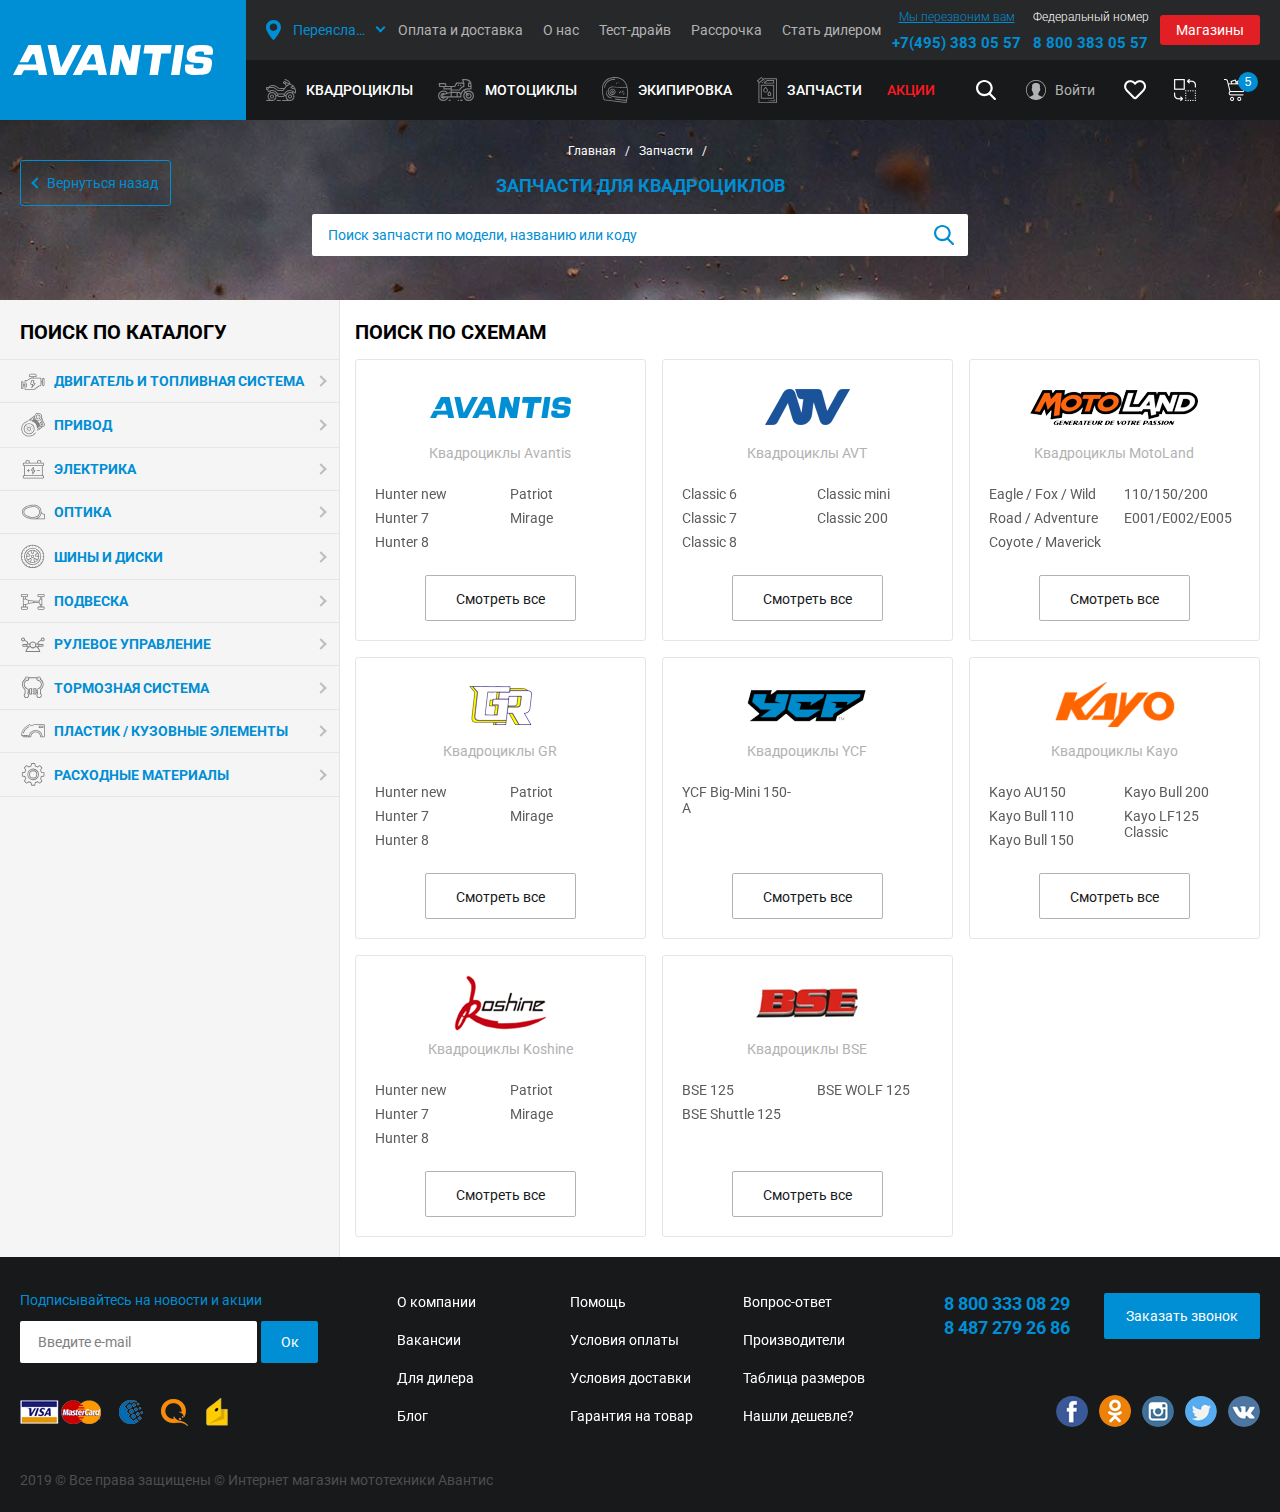
<file: search.html>
<!DOCTYPE html>
<html lang="ru">
	<head>
		<meta http-equiv="Content-Type" content="text/html; charset=utf-8">
		<!-- Переключение IE в последнию версию, на случай если в настройках пользователя стоит меньшая -->
		<meta http-equiv="X-UA-Compatible" content="IE=edge">

		<!-- Адаптирование страницы для мобильных устройств -->
		<meta name="viewport" content="width=device-width, initial-scale=1, maximum-scale=1">

		<!-- Запрет распознования номера телефона -->
		<meta name="format-detection" content="telephone=no">
		<meta name="SKYPE_TOOLBAR" content ="SKYPE_TOOLBAR_PARSER_COMPATIBLE">

		<!-- Заголовок страницы -->
		<title>Заголовок страницы</title>

		<!-- Данное значение часто используют(использовали) поисковые системы -->
		<meta name="description" content="">
		<meta name="keywords" content="">

		<!-- Традиционная иконка сайта, размер 16x16, прозрачность поддерживается. Рекомендуемый формат: .ico или .png -->
		<link rel="shortcut icon" href="images/favicon.ico">

		<!-- Подключение шрифтов с гугла -->
		<link href="https://fonts.googleapis.com/css?family=Roboto:300,300i,400,400i,500,500i,700,700i,900,900i&display=swap&subset=cyrillic" rel="stylesheet">

		<!-- Подключение файлов стилей -->
		<link rel="stylesheet" href="css/ion.rangeSlider.css">
		<link rel="stylesheet" href="css/owl.carousel.css">
		<link rel="stylesheet" href="css/fancybox.css">
		<link rel="stylesheet" href="css/bxslider.css">
		<link rel="stylesheet" href="css/styles.css">

		<link rel="stylesheet" href="css/response_1341.css" media="(max-width: 1341px)">
		<link rel="stylesheet" href="css/response_1261.css" media="(max-width: 1261px)">
		<link rel="stylesheet" href="css/response_1023.css" media="(max-width: 1023px)">
		<link rel="stylesheet" href="css/response_767.css" media="(max-width: 767px)">
		<link rel="stylesheet" href="css/response_479.css" media="(max-width: 479px)">
		<link rel="stylesheet" href="css/response_374.css" media="(max-width: 374px)">
	</head>

	<body>
		<div class="wrap bg_white">
			<div class="main">
				<!-- Шапка -->
				<header>
					<button type="button" class="close">
						<span></span>
						<span></span>
					</button>


					<div class="mob_scroll">
						<div class="logo">
							<div>
								<img src="images/logo.svg" alt="">
							</div>
						</div>


						<div class="top">
							<div class="cont flex">

								<div class="city">
									<button class="link modal_link" data-content="#city_modal">
										<span>Переяславль-Залесский</span>
									</button>
								</div>


								<nav class="menu flex">
									<div class="item">
										<a href="/">Оплата и доставка</a>
									</div>

									<div class="item">
										<a href="/">О нас</a>
									</div>

									<div class="item">
										<a href="/">Тест-драйв</a>
									</div>

									<div class="item">
										<a href="/">Рассрочка</a>
									</div>

									<div class="item">
										<a href="/">Стать дилером</a>
									</div>
								</nav>


								<div class="contacts">
									<button class="callback_link modal_link" data-content="#callback_modal">Мы перезвоним вам</button>

									<div class="phone">
										<a href="tel:+74953830557">+7(495) 383 05 57</a>
									</div>
								</div>


								<div class="contacts">
									<div>Федеральный номер</div>

									<div class="phone">
										<a href="tel:88003830557">8 800 383 05 57</a>
									</div>
								</div>


								<button class="shops_link">Магазины</button>

							</div>
						</div>


						<div class="info">
							<div class="cont flex">

								<div class="cats flex">
									<div class="item">
										<a href="/">
											<svg class="icon" width="30px" height="22px">
												<use xlink:href="#ic_cat1">
											</svg>
											КВАДРОЦИКЛЫ
										</a>
									</div>

									<div class="item">
										<a href="/" class="sub_link">
											<svg class="icon" width="37px" height="22px">
												<use xlink:href="#ic_cat2">
											</svg>
											МОТОЦИКЛЫ<span class="arr"></span>
										</a>

										<div class="sub_cats">
											<div class="flex">
												<div class="cat">
													<a href="/" class="main">
														<div class="name">ПИТБАЙКИ</div>

														<img data-src="images/tmp/sub_cats_thumb.png" alt="" class="lozad">
													</a>

													<div class="sub">
														<div class="block">
															<div class="title">ПО ОБЪЁМУ ДВИГАТЕЛЯ</div>

															<div><a href="/">50 куб.</a></div>
															<div><a href="/">110 куб.</a></div>
															<div><a href="/">125 куб.</a></div>
															<div><a href="/">140 куб.</a></div>
															<div><a href="/">150 куб.</a></div>
															<div><a href="/">250 куб.</a></div>
														</div>

														<div class="block">
															<div class="title">ПО ВОЗРАСТУ</div>

															<div><a href="/">Детские</a></div>
															<div><a href="/">Подростковые</a></div>
															<div><a href="/">От 10 до 13 лет</a></div>
															<div><a href="/">От 10 до 14 лет</a></div>
															<div><a href="/">От 10 до 15 лет</a></div>
															<div><a href="/">От 10 до 18 лет</a></div>
															<div><a href="/">От 11 до 15 лет</a></div>
														</div>

														<div class="block">
															<div class="title">ПО СТОИМОСТИ</div>

															<div><a href="/">Дорогие</a></div>
															<div><a href="/">Недорогие</a></div>
															<div><a href="/">До 30 тыс.</a></div>
														</div>

														<div class="block">
															<div class="title">ПОПУЛЯРНЫЕ ЗАПРОСЫ</div>

															<div><a href="/">Лучшие</a></div>
															<div><a href="/">Новые</a></div>
															<div><a href="/">Китайские</a></div>
														</div>

														<div class="block">
															<div class="title">ПО БРЕНДУ</div>

															<div><a href="/">Avantis</a></div>
															<div><a href="/">Kayo</a></div>
															<div><a href="/">Мотоленд</a></div>
														</div>
													</div>
												</div>


												<div class="cat">
													<a href="/" class="main">
														<div class="name">КРОССОВЫЕ</div>

														<img data-src="images/tmp/sub_cats_thumb2.png" alt="" class="lozad">
													</a>

													<div class="sub">
														<div class="block">
															<div class="title">ПО ОБЪЁМУ ДВИГАТЕЛЯ</div>

															<div><a href="/">50 куб.</a></div>
															<div><a href="/">110 куб.</a></div>
															<div><a href="/">125 куб.</a></div>
															<div><a href="/">140 куб.</a></div>
															<div><a href="/">150 куб.</a></div>
															<div><a href="/">190 куб.</a></div>
															<div><a href="/">250 куб.</a></div>
															<div><a href="/">300 куб.</a></div>
															<div><a href="/">450 куб.</a></div>
														</div>

														<div class="block">
															<div class="title">ПО ВОЗРАСТУ</div>

															<div><a href="/">Подростковые</a></div>
															<div><a href="/">Взрослые</a></div>
															<div><a href="/">От 10 до 14 лет</a></div>
															<div><a href="/">От 10 до 15 лет</a></div>
															<div><a href="/">От 10 до 18 лет</a></div>
														</div>

														<div class="block">
															<div class="title">ПО СТОИМОСТИ</div>

															<div><a href="/">Дорогие</a></div>
															<div><a href="/">Недорогие</a></div>
														</div>

														<div class="block">
															<div class="title">ПО БРЕНДУ</div>

															<div><a href="/">Avantis</a></div>
															<div><a href="/">Kayo</a></div>
															<div><a href="/">Мотоленд</a></div>
														</div>
													</div>
												</div>


												<div class="cat">
													<a href="/" class="main">
														<div class="name">ЭНДУРО</div>

														<img data-src="images/tmp/sub_cats_thumb3.png" alt="" class="lozad">
													</a>

													<div class="sub">
														<div class="block">
															<div class="title">ПО ОБЪЁМУ ДВИГАТЕЛЯ</div>

															<div><a href="/">200 куб.</a></div>
															<div><a href="/">250 куб.</a></div>
															<div><a href="/">300 куб.</a></div>
															<div><a href="/">400 куб.</a></div>
															<div><a href="/">450 куб.</a></div>
														</div>

														<div class="block">
															<div class="title">ПОПУЛЯРНЫЕ ЗАПРОСЫ</div>

															<div><a href="/">Лучшие</a></div>
															<div><a href="/">Новые</a></div>
															<div><a href="/">Китайские</a></div>
														</div>

														<div class="block">
															<div class="title">ПО СТОИМОСТИ</div>

															<div><a href="/">Дорогие</a></div>
															<div><a href="/">Недорогие</a></div>
														</div>

														<div class="block">
															<div class="title">ПО БРЕНДУ</div>

															<div><a href="/">Avantis</a></div>
															<div><a href="/">Kayo</a></div>
															<div><a href="/">Мотоленд</a></div>
														</div>
													</div>
												</div>


												<div class="cat">
													<a href="/" class="main">
														<div class="name">МОТАРДЫ</div>

														<img data-src="images/tmp/sub_cats_thumb4.png" alt="" class="lozad">
													</a>

													<div class="sub">
														<div class="block">
															<div class="title">ПО ОБЪЁМУ ДВИГАТЕЛЯ</div>

															<div><a href="/">125 куб.</a></div>
														</div>

														<div class="block">
															<div class="title">ПО БРЕНДУ</div>

															<div><a href="/">Мотоленд</a></div>
														</div>
													</div>
												</div>


												<div class="cat">
													<a href="/" class="main">
														<div class="name">МИНИБАЙКИ - ЭЛЕКТРИЧЕСКИЕ</div>

														<img data-src="images/tmp/sub_cats_thumb5.png" alt="" class="lozad">
													</a>

													<div class="sub">
														<div class="block">
															<div class="title">ДЕТСКИЕ</div>

															<div><a href="/">От 5 лет</a></div>
															<div><a href="/">От 6 лет</a></div>
															<div><a href="/">От 7 лет</a></div>
															<div><a href="/">От 8 лет</a></div>
															<div><a href="/">От 9 лет</a></div>
														</div>
													</div>
												</div>
											</div>
										</div>
									</div>

									<div class="item">
										<a href="/">
											<svg class="icon" width="26px" height="26px">
												<use xlink:href="#ic_cat3">
											</svg>
											ЭКИПИРОВКА
										</a>
									</div>

									<div class="item">
										<a href="/">
											<svg class="icon" width="20px" height="26px">
												<use xlink:href="#ic_cat4">
											</svg>
											ЗАПЧАСТИ
										</a>
									</div>

									<div class="item">
										<a href="/" class="red">АКЦИИ</a>
									</div>
								</div>


								<div class="search">
									<button class="link modal_link" data-content="#search_modal">
										<img src="images/ic_search.svg" alt="">
									</button>
								</div>


								<div class="account">
									<button class="login_link modal_link" data-content="#login_modal">Войти</button>

									<!--a href="/" class="user">Константин</a-->
								</div>


								<div class="links">
									<a href="/" class="favorite_link">
										<img src="images/ic_favorite.png" alt="">
									</a>

									<a href="/" class="compare_link">
										<img src="images/ic_compare.png" alt="">
									</a>

									<button class="cart_link modal_link" data-content="#cart_modal">
										<img src="images/ic_cart.png" alt="">
										<div class="count">5</div>
									</button>
								</div>
							</div>
						</div>
					</div>
				</header>


				<div class="mob_header">
					<div class="cont">

						<div class="logo">
							<div>
								<img src="images/logo.svg" alt="">
							</div>
						</div>


						<div class="contacts">
							<div class="phone">
								<a href="tel:4953830557">(495) 383 05 57</a>
							</div>

							<button class="callback_link modal_link" data-content="#callback_modal">Перезвонить?</button>
						</div>


						<div class="links">
							<a href="/" class="favorite_link">
								<img src="images/ic_favorite.png" alt="">
							</a>

							<a href="/" class="compare_link">
								<img src="images/ic_compare.png" alt="">
							</a>

							<button class="cart_link modal_link" data-content="#cart_modal">
								<img src="images/ic_cart.png" alt="">
								<div class="count">5</div>
							</button>
						</div>


						<div class="search">
							<button class="link modal_link" data-content="#search_modal">
								<img src="images/ic_search.svg" alt="">
							</button>
						</div>


						<div class="account">
							<button class="login_link modal_link" data-content="#login_modal">Войти</button>

							<!--a href="/" class="user">Константин</a-->
						</div>


						<button type="button" class="mob_menu_link">
							<span></span>
							<span></span>
							<span></span>
						</button>

					</div>
				</div>
				<!-- End Шапка -->


				<!-- Основная часть -->
				<section class="page_head">
					<div class="cont">

						<a href="/" class="back_link">Вернуться назад</a>

						<div class="breadcrumbs">
							<a href="/">Главная</a> <span class="sep">/</span>
							<a href="/">Запчасти</a> <span class="sep">/</span>
						</div>

						<h1 class="page_title">Запчасти для квадроциклов</h1>

						<div class="search">
							<form action="">
								<input type="text" name="" value="" placeholder="Поиск запчасти по модели, названию или коду " class="input">

								<button type="submit" class="submit_btn"></button>
							</form>
						</div>

					</div>

					<img data-src="images/tmp/bg_page_head.jpg" alt="" class="bg lozad">
				</section>


				<section class="search_page content_flex">
					<div class="cont flex">

						<aside>
							<div class="catalog">
								<div class="block_head">
									<div class="title">Поиск по каталогу</div>
								</div>


								<div class="cats">
									<div class="item">
										<a href="/" class="sub_link">
											<div class="icon icon1">
												<svg><use xlink:href="images/ic_cats.svg#ic_category1"></use></svg>
											</div>

											<div class="name">Двигатель и топливная система</div>
										</a>

										<div class="sub_cats">
											<div><a href="/">Система впуска</a></div>
											<div><a href="/">Двигатели в сборе</a></div>
											<div><a href="/">Коленвалы</a></div>

											<div>
												<a href="/" class="sub_link">Цилиндро-поршневые группы</a>

												<div class="sub_cats">
													<div><a href="/">Шпильки цилиндра</a></div>
													<div><a href="/">Цилиндры</a></div>
													<div><a href="/">Поршневой комплект</a></div>
													<div><a href="/">Кольца поршневые</a></div>
													<div><a href="/">Подшипники</a></div>
												</div>
											</div>

											<div><a href="/">Система смазки</a></div>
											<div><a href="/">Система охлаждения</a></div>
											<div><a href="/">Прокладки и сальники</a></div>
											<div><a href="/">Корпус двигателя</a></div>
											<div><a href="/">Выпуск</a></div>
											<div><a href="/">Стартеры механические</a></div>
											<div><a href="/">Вариаторная трансмиссия</a></div>
											<div><a href="/">КПП</a></div>
										</div>
									</div>


									<div class="item">
										<a href="/" class="sub_link">
											<div class="icon icon2">
												<svg><use xlink:href="images/ic_cats.svg#ic_category2"></use></svg>
											</div>

											<div class="name">Привод</div>
										</a>
									</div>


									<div class="item">
										<a href="/" class="sub_link">
											<div class="icon icon3">
												<svg><use xlink:href="images/ic_cats.svg#ic_category3"></use></svg>
											</div>

											<div class="name">Электрика</div>
										</a>
									</div>


									<div class="item">
										<a href="/" class="sub_link">
											<div class="icon icon4">
												<svg><use xlink:href="images/ic_cats.svg#ic_category4"></use></svg>
											</div>

											<div class="name">Оптика</div>
										</a>
									</div>


									<div class="item">
										<a href="/" class="sub_link">
											<div class="icon icon5">
												<svg><use xlink:href="images/ic_cats.svg#ic_category5"></use></svg>
											</div>

											<div class="name">Шины и диски</div>
										</a>
									</div>


									<div class="item">
										<a href="/" class="sub_link">
											<div class="icon icon6">
												<svg><use xlink:href="images/ic_cats.svg#ic_category6"></use></svg>
											</div>

											<div class="name">Подвеска</div>
										</a>
									</div>


									<div class="item">
										<a href="/" class="sub_link">
											<div class="icon icon7">
												<svg><use xlink:href="images/ic_cats.svg#ic_category7"></use></svg>
											</div>

											<div class="name">Рулевое управление</div>
										</a>
									</div>


									<div class="item">
										<a href="/" class="sub_link">
											<div class="icon icon8">
												<svg><use xlink:href="images/ic_cats.svg#ic_category8"></use></svg>
											</div>

											<div class="name">Тормозная система</div>
										</a>
									</div>


									<div class="item">
										<a href="/" class="sub_link">
											<div class="icon icon9">
												<svg><use xlink:href="images/ic_cats.svg#ic_category9"></use></svg>
											</div>

											<div class="name">Пластик / кузовные элементы</div>
										</a>
									</div>


									<div class="item">
										<a href="/" class="sub_link">
											<div class="icon icon10">
												<svg><use xlink:href="images/ic_cats.svg#ic_category10"></use></svg>
											</div>

											<div class="name">Расходные материалы</div>
										</a>
									</div>
								</div>
							</div>
						</aside>


						<section class="content">
							<div class="by_schema">
								<div class="block_head">
									<div class="title">Поиск по схемам</div>
								</div>


								<div class="flex">
									<div class="item">
										<div class="logo">
											<img data-src="images/tmp/brand1_logo.png" alt="" class="lozad">
										</div>

										<div class="name">Квадроциклы Avantis</div>

										<div class="cats">
											<div><a href="/">Hunter new</a></div>
											<div><a href="/">Hunter 7</a></div>
											<div><a href="/">Hunter 8</a></div>
											<div><a href="/">Patriot</a></div>
											<div><a href="/">Mirage</a></div>
										</div>

										<div class="all">
											<a href="/">Смотреть все</a>
										</div>
									</div>


									<div class="item">
										<div class="logo">
											<img data-src="images/tmp/brand2_logo.png" alt="" class="lozad">
										</div>

										<div class="name">Квадроциклы AVT</div>

										<div class="cats">
											<div><a href="/">Classic 6</a></div>
											<div><a href="/">Classic 7</a></div>
											<div><a href="/">Classic 8</a></div>
											<div><a href="/">Classic mini</a></div>
											<div><a href="/">Classic 200</a></div>
										</div>

										<div class="all">
											<a href="/">Смотреть все</a>
										</div>
									</div>


									<div class="item">
										<div class="logo">
											<img data-src="images/tmp/brand4_logo.png" alt="" class="lozad">
										</div>

										<div class="name">Квадроциклы MotoLand</div>

										<div class="cats">
											<div><a href="/">Eagle / Fox / Wild</a></div>
											<div><a href="/">Road / Adventure</a></div>
											<div><a href="/">Coyote / Maverick</a></div>
											<div><a href="/">110/150/200</a></div>
											<div><a href="/">E001/E002/E005</a></div>
										</div>

										<div class="all">
											<a href="/">Смотреть все</a>
										</div>
									</div>


									<div class="item">
										<div class="logo">
											<img data-src="images/tmp/brand8_logo.png" alt="" class="lozad">
										</div>

										<div class="name">Квадроциклы GR</div>

										<div class="cats">
											<div><a href="/">Hunter new</a></div>
											<div><a href="/">Hunter 7</a></div>
											<div><a href="/">Hunter 8</a></div>
											<div><a href="/">Patriot</a></div>
											<div><a href="/">Mirage</a></div>
										</div>

										<div class="all">
											<a href="/">Смотреть все</a>
										</div>
									</div>


									<div class="item">
										<div class="logo">
											<img data-src="images/tmp/brand7_logo.png" alt="" class="lozad">
										</div>

										<div class="name">Квадроциклы YCF</div>

										<div class="cats">
											<div><a href="/">YCF Big-Mini 150-A</a></div>
										</div>

										<div class="all">
											<a href="/">Смотреть все</a>
										</div>
									</div>


									<div class="item">
										<div class="logo">
											<img data-src="images/tmp/brand3_logo.png" alt="" class="lozad">
										</div>

										<div class="name">Квадроциклы Kayo</div>

										<div class="cats">
											<div><a href="/">Kayo AU150</a></div>
											<div><a href="/">Kayo Bull 110</a></div>
											<div><a href="/">Kayo Bull 150</a></div>
											<div><a href="/">Kayo Bull 200</a></div>
											<div><a href="/">Kayo LF125 Classic</a></div>
										</div>

										<div class="all">
											<a href="/">Смотреть все</a>
										</div>
									</div>


									<div class="item">
										<div class="logo">
											<img data-src="images/tmp/brand5_logo.png" alt="" class="lozad">
										</div>

										<div class="name">Квадроциклы Koshine</div>

										<div class="cats">
											<div><a href="/">Hunter new</a></div>
											<div><a href="/">Hunter 7</a></div>
											<div><a href="/">Hunter 8</a></div>
											<div><a href="/">Patriot</a></div>
											<div><a href="/">Mirage</a></div>
										</div>

										<div class="all">
											<a href="/">Смотреть все</a>
										</div>
									</div>


									<div class="item">
										<div class="logo">
											<img data-src="images/tmp/brand6_logo.png" alt="" class="lozad">
										</div>

										<div class="name">Квадроциклы BSE</div>

										<div class="cats">
											<div><a href="/">BSE 125</a></div>
											<div><a href="/">BSE Shuttle 125</a></div>
											<div><a href="/">BSE WOLF 125</a></div>
										</div>

										<div class="all">
											<a href="/">Смотреть все</a>
										</div>
									</div>
								</div>
							</div>
						</section>

					</div>
				</section>
				<!-- End Основная часть -->
			</div>


			<!-- Подвал -->
			<footer>
				<div class="info">
					<div class="cont flex">

						<div class="col_left">
							<div class="subscribe">
								<div class="title">Подписывайтесь на новости и акции</div>

								<form action="">
									<input type="email" name="" value="" placeholder="Введите e-mail" class="input">

									<button type="submit" class="submit_btn">Ок</button>
								</form>
							</div>


							<div class="payment">
								<img src="images/ic_payment1.png" alt="">
								<img src="images/ic_payment2.png" alt="">
								<img src="images/ic_payment3.png" alt="">
								<img src="images/ic_payment4.png" alt="">
							</div>
						</div>


						<div class="menu">
							<div><a href="/">О компании</a></div>
							<div><a href="/">Вакансии</a></div>
							<div><a href="/">Для дилера</a></div>
							<div><a href="/">Блог</a></div>
							<div><a href="/">Помощь</a></div>
							<div><a href="/">Условия оплаты</a></div>
							<div><a href="/">Условия доставки</a></div>
							<div><a href="/">Гарантия на товар</a></div>
							<div><a href="/">Вопрос-ответ</a></div>
							<div><a href="/">Производители</a></div>
							<div><a href="/">Таблица размеров</a></div>
							<div><a href="/">Нашли дешевле?</a></div>
						</div>


						<div class="col_right">
							<div class="contacts">
								<div class="phones">
									<div><a href="tel:88003330829">8 800 333 08 29</a></div>
									<div><a href="tel:84872792686">8 487 279 26 86</a></div>
								</div>

								<button class="callback_link modal_link" data-content="#callback_modal">Заказать звонок</button>
							</div>


							<div class="socials">
								<a href="/" target="_blank" rel="noopener nofollow">
									<img src="images/ic_soc1.png" alt="">
								</a>

								<a href="/" target="_blank" rel="noopener nofollow">
									<img src="images/ic_soc2.png" alt="">
								</a>

								<a href="/" target="_blank" rel="noopener nofollow">
									<img src="images/ic_soc3.png" alt="">
								</a>

								<a href="/" target="_blank" rel="noopener nofollow">
									<img src="images/ic_soc4.png" alt="">
								</a>

								<a href="/" target="_blank" rel="noopener nofollow">
									<img src="images/ic_soc5.png" alt="">
								</a>
							</div>
						</div>

					</div>
				</div>


				<div class="bottom">
					<div class="cont flex">

						<div class="copyright">
							2019 &copy; Все права защищены © Интернет магазин мототехники Авантис
						</div>

					</div>
				</div>
			</footer>
			<!-- End Подвал -->
		</div>


		<div class="overlay"></div>

		<div class="supports_error">
			Ваш браузер устарел рекомендуем обновить его до последней версии<br> или использовать другой более современный.
		</div>


		<section class="modal" id="callback_modal">
			<div class="modal_title">Заказать звонок</div>

			<div class="modal_data">
				<form action="" class="form">
					<div class="line">
						<div class="field">
							<input type="text" name="" value="" class="input">

							<div class="label">Ваше имя <span class="required">*</span></div>
						</div>
					</div>

					<div class="line">
						<div class="field">
							<input type="tel" name="" value="" class="input">

							<div class="label">Телефон <span class="required">*</span></div>
						</div>
					</div>


					<div class="submit">
						<button class="cancel close">Отменить</button>

						<button type="submit" class="submit_btn">Отправить</button>
					</div>
				</form>
			</div>
		</section>


		<section class="modal" id="login_modal">
			<div class="modal_title">Вход в личный кабинет</div>

			<div class="modal_data">
				<form action="" class="form">
					<div class="line">
						<div class="field">
							<input type="email" name="" value="" class="input">

							<div class="label">E-mail <span class="required">*</span></div>
						</div>
					</div>

					<div class="line">
						<div class="field">
							<input type="password" name="" value="" class="input">

							<div class="label">Пароль <span class="required">*</span></div>
						</div>

						<div class="field flex">
							<div class="remember">
								<input type="checkbox" name="remember" id="remember_check" checked>
								<label for="remember_check">Запомнить меня</label>
							</div>

							<a href="#" class="recovery_link">Забыли пароль?</a>
						</div>
					</div>

					<div class="line soc_auth">
						<div class="name">Или авторизируйтесь через социальные сети:</div>

						<a href="#">
							<img src="images/ic_soc_auth1.png" alt="">
						</a>

						<a href="#">
							<img src="images/ic_soc_auth2.png" alt="">
						</a>

						<a href="#">
							<img src="images/ic_soc_auth3.png" alt="">
						</a>
					</div>


					<div class="submit">
						<a href="/" class="register_link">Зарегестрироваться</a>

						<button type="submit" class="submit_btn">Войти</button>
					</div>
				</form>
			</div>
		</section>


		<section class="modal" id="city_modal">
			<div class="modal_data">
				<form action="" class="form">
					<div class="modal_title">Выберите город</div>

					<select name="">
						<option value="1">Москва</option>
						<option value="2">Москва</option>
						<option value="3">Москва</option>
						<option value="4">Москва</option>
						<option value="5">Москва</option>
						<option value="1">Москва</option>
						<option value="2">Москва</option>
						<option value="3">Москва</option>
						<option value="4">Москва</option>
						<option value="5">Москва</option>
					</select>

					<div class="exp">Выберите ближайший к себе центр обслуживания для получения заказа</div>


					<div class="shops">
						<div class="custom_scroll">
							<input type="radio" name="shops" id="shops_check1">
							<label for="shops_check1">
								<div>
									<b>Москва</b>, ул. Дорожная 3к6<br>
									+7 495 120 15 30<br>
									пн-вс 09-00 - 21-00
								</div>
							</label>

							<input type="radio" name="shops" id="shops_check2" checked>
							<label for="shops_check2">
								<div>
									<b>Москва</b>, 65-й км МКАД, вл.1, партнёрский магазин Авантис (админ. Здание ТК "Синдика")<br>
									тел. +7 (499) 653-56-09<br>
									пн-вс 09-00 - 21-00
								</div>
							</label>

							<input type="radio" name="shops" id="shops_check3">
							<label for="shops_check3">
								<div>
									<b>Москва</b>, ул. Дорожная 3к6<br>
									+7 495 120 15 30<br>
									пн-вс 09-00 - 21-00
								</div>
							</label>

							<input type="radio" name="shops" id="shops_check4">
							<label for="shops_check4">
								<div>
									<b>Москва</b>, 65-й км МКАД, вл.1, партнёрский магазин Авантис (админ. Здание ТК "Синдика")<br>
									тел. +7 (499) 653-56-09<br>
									пн-вс 09-00 - 21-00
								</div>
							</label>
						</div>
					</div>


					<div class="submit">
						<button class="cancel close">Отменить</button>

						<button type="submit" class="submit_btn">Выбрать</button>
					</div>
				</form>


				<div class="map">

				</div>
			</div>
		</section>


		<section class="modal" id="cart_modal">
			<div class="modal_title">Корзина</div>

			<div class="modal_data">
				<div class="product">
					<a href="/" class="thumb">
						<img data-src="images/tmp/product_list_thumb1.jpg" alt="" class="lozad">
					</a>

					<div class="info">
						<div class="name">
							<a href="/">Бак топливный металлический 125 сс (2015) 3,5л</a>
						</div>
					</div>

					<div class="amount">
					    <button type="button" class="minus"></button>

					    <input type="text" value="1" class="input"
					      data-minimum="1" data-maximum="99" data-step="1" data-unit="" maxlength="2">

					    <button type="button" class="plus"></button>
					</div>

					<div class="price">
						<img src="images/ic_multiply.png" alt="">
						<div>167 990 руб.</div>
					</div>

					<div class="price total">
						<div>167 990 руб.</div>
					</div>

					<button class="del">
						<img src="images/ic_del.svg" alt="">
					</button>
				</div>


				<div class="product">
					<a href="/" class="thumb">
						<img data-src="images/tmp/product_list_thumb1.jpg" alt="" class="lozad">
					</a>

					<div class="info">
						<div class="name">
							<a href="/">Бак топливный металлический 125 сс (2015) 3,5л</a>
						</div>
					</div>

					<div class="amount">
					    <button type="button" class="minus"></button>

					    <input type="text" value="1" class="input"
					      data-minimum="1" data-maximum="99" data-step="1" data-unit="" maxlength="2">

					    <button type="button" class="plus"></button>
					</div>

					<div class="price">
						<img src="images/ic_multiply.png" alt="">
						<div>167 990 руб.</div>
					</div>

					<div class="price total">
						<div>167 990 руб.</div>
					</div>

					<button class="del">
						<img src="images/ic_del.svg" alt="">
					</button>
				</div>


				<div class="product">
					<a href="/" class="thumb">
						<img data-src="images/tmp/product_list_thumb1.jpg" alt="" class="lozad">
					</a>

					<div class="info">
						<div class="name">
							<a href="/">Бак топливный металлический 125 сс (2015) 3,5л</a>
						</div>
					</div>

					<div class="amount">
					    <button type="button" class="minus"></button>

					    <input type="text" value="1" class="input"
					      data-minimum="1" data-maximum="99" data-step="1" data-unit="" maxlength="2">

					    <button type="button" class="plus"></button>
					</div>

					<div class="price">
						<img src="images/ic_multiply.png" alt="">
						<div>167 990 руб.</div>
					</div>

					<div class="price total">
						<div>167 990 руб.</div>
					</div>

					<button class="del">
						<img src="images/ic_del.svg" alt="">
					</button>
				</div>


				<div class="cart_total">
					<div class="count">Количество: <b>4</b></div>

					Сумма заказа: <div class="val"><span>263 960</span> руб.</div>
				</div>


				<div class="links">
					<button class="close continue">Продолжить покупки</button>

					<a href="/" class="checkout_link">Оформить заказ</a>
				</div>
			</div>
		</section>


		<section class="modal" id="search_modal">
			<div class="modal_data">
				<form action="">
					<input type="text" name="" value="" placeholder="Поиск по сайту..." class="input">

					<button type="submit" class="submit_btn"></button>

					<div class="in_category">
						<div class="title">Показать результаты поиска в категории:</div>

						<div class="categories">
							<input type="radio" name="categories" id="categories_check1" disabled>
							<label for="categories_check1">техника</label>

							<input type="radio" name="categories" id="categories_check2" disabled>
							<label for="categories_check2">запчасти и аксесуары</label>
						</div>

						<div class="remember">
							<input type="checkbox" name="remember" id="search_remember_check">
							<label for="search_remember_check">Запомнить выбор</label>
						</div>
					</div>
				</form>
			</div>
		</section>


		<svg style="display:none;">
			<symbol id="ic_cat1">
				<path d="M29.344,14.441 C28.942,14.589 28.490,14.466 28.219,14.134 C27.910,13.764 27.560,13.430 27.176,13.139 L26.674,13.892 C26.844,14.017 27.006,14.154 27.157,14.302 C27.166,14.309 27.177,14.312 27.186,14.321 C27.195,14.330 27.198,14.341 27.206,14.351 C28.925,16.093 28.929,18.892 27.217,20.640 C27.202,20.675 27.174,20.703 27.139,20.717 C26.301,21.540 25.173,22.000 23.999,22.000 L16.500,22.000 C16.223,22.000 16.000,21.776 16.000,21.500 C16.000,21.224 16.223,21.000 16.500,21.000 L21.178,21.000 C21.063,20.908 20.953,20.810 20.848,20.706 C20.839,20.698 20.827,20.695 20.818,20.687 C20.810,20.678 20.807,20.667 20.799,20.658 C19.841,19.696 19.373,18.350 19.529,17.000 L18.525,17.000 C18.523,17.029 18.517,17.056 18.515,17.085 C18.471,17.603 18.037,18.001 17.517,18.001 L12.482,18.001 C11.962,18.001 11.529,17.604 11.484,17.087 C11.482,17.058 11.474,17.030 11.474,17.000 L10.470,17.000 C10.625,18.341 10.164,19.679 9.217,20.640 C9.203,20.675 9.175,20.703 9.140,20.717 C8.301,21.540 7.174,22.000 6.000,22.000 L0.500,22.000 C0.224,22.000 -0.000,21.776 -0.000,21.500 C-0.000,21.224 0.224,21.000 0.500,21.000 L3.178,21.000 C3.064,20.908 2.954,20.810 2.849,20.706 C2.839,20.698 2.827,20.695 2.819,20.687 C2.810,20.678 2.807,20.667 2.800,20.658 C1.064,18.905 1.068,16.079 2.809,14.331 C2.813,14.327 2.814,14.323 2.818,14.319 C2.821,14.315 2.826,14.314 2.830,14.310 C3.165,13.979 3.549,13.703 3.969,13.491 L3.679,12.620 C3.541,12.693 3.401,12.771 3.259,12.856 C3.012,13.006 2.712,13.040 2.437,12.952 C2.162,12.864 1.939,12.661 1.824,12.395 L1.180,11.001 L1.000,11.001 C0.448,11.001 -0.000,10.554 -0.000,10.001 L-0.000,9.002 C-0.000,8.449 0.448,8.001 1.000,8.001 L2.293,8.001 L2.512,7.782 C4.561,5.733 7.771,5.415 10.182,7.023 L11.872,8.149 C12.705,8.706 13.686,9.002 14.688,9.002 L18.310,9.002 L19.895,6.965 L18.704,4.982 C18.636,4.993 18.568,5.000 18.499,5.002 C17.722,5.003 17.073,4.409 17.005,3.635 C16.938,2.860 17.474,2.163 18.240,2.029 C19.005,1.896 19.746,2.371 19.945,3.122 L23.363,4.261 C22.728,2.510 19.994,1.321 18.856,0.980 C18.685,0.929 18.554,0.790 18.513,0.616 C18.472,0.442 18.526,0.260 18.656,0.137 C18.786,0.014 18.972,-0.029 19.143,0.022 C19.355,0.086 24.192,1.572 24.485,4.702 L27.088,6.191 C27.315,6.322 27.524,6.484 27.709,6.670 C27.720,6.679 27.730,6.687 27.740,6.698 C27.960,6.921 28.144,7.177 28.286,7.457 L29.682,10.248 C29.890,10.666 29.998,11.126 29.999,11.593 L29.999,13.501 C30.004,13.922 29.741,14.299 29.344,14.441 ZM1.000,9.002 L1.000,10.001 L1.250,10.001 L2.000,9.002 L1.000,9.002 ZM18.499,3.002 C18.223,3.002 17.999,3.226 17.999,3.502 C17.999,3.778 18.223,4.002 18.499,4.002 C18.776,4.002 18.999,3.778 18.999,3.502 C18.999,3.226 18.776,3.002 18.499,3.002 ZM20.540,17.992 C20.622,18.579 20.854,19.135 21.212,19.607 C21.407,19.457 21.682,19.475 21.856,19.649 C22.030,19.822 22.048,20.097 21.899,20.292 C22.370,20.649 22.923,20.879 23.507,20.962 C23.524,20.703 23.739,20.501 23.999,20.501 C24.259,20.501 24.475,20.703 24.491,20.962 C25.077,20.880 25.632,20.649 26.104,20.291 C25.957,20.096 25.975,19.823 26.148,19.650 C26.321,19.478 26.594,19.459 26.789,19.607 C27.146,19.135 27.377,18.580 27.460,17.994 C27.201,17.977 26.999,17.762 26.999,17.502 C26.999,17.242 27.201,17.027 27.460,17.010 C27.378,16.425 27.148,15.871 26.791,15.400 C26.597,15.554 26.319,15.537 26.144,15.362 C25.969,15.187 25.953,14.908 26.106,14.714 C25.634,14.356 25.078,14.125 24.491,14.042 C24.475,14.301 24.259,14.503 23.999,14.503 C23.739,14.503 23.524,14.301 23.507,14.042 C22.922,14.124 22.367,14.355 21.896,14.712 C22.048,14.907 22.031,15.185 21.856,15.359 C21.681,15.534 21.404,15.551 21.209,15.399 L21.209,15.397 C20.852,15.869 20.622,16.423 20.540,17.008 C20.799,17.025 21.002,17.240 21.002,17.501 C21.002,17.761 20.799,17.976 20.540,17.992 ZM19.762,16.001 C19.983,15.375 20.341,14.805 20.808,14.333 C20.811,14.329 20.813,14.324 20.816,14.321 C20.820,14.317 20.825,14.316 20.828,14.313 C22.138,13.006 24.117,12.638 25.809,13.386 L26.334,12.597 C25.615,12.213 24.814,12.008 23.999,12.001 C21.544,12.012 19.390,13.641 18.712,16.001 L19.762,16.001 ZM12.481,17.013 L17.517,17.000 C17.558,16.490 17.660,15.986 17.821,15.500 L12.176,15.500 C12.338,15.991 12.440,16.499 12.481,17.013 ZM11.289,16.001 C10.610,13.641 8.456,12.011 6.000,12.001 C5.525,12.002 5.053,12.079 4.602,12.227 L4.909,13.143 C6.431,12.752 8.047,13.192 9.159,14.302 C9.168,14.309 9.179,14.312 9.188,14.321 C9.197,14.330 9.199,14.341 9.208,14.351 C9.667,14.819 10.019,15.382 10.239,16.001 L11.289,16.001 ZM3.896,14.712 C4.048,14.907 4.031,15.185 3.856,15.359 C3.682,15.534 3.404,15.551 3.210,15.399 C2.852,15.871 2.621,16.425 2.539,17.010 C2.799,17.027 3.001,17.242 3.001,17.502 C3.001,17.763 2.799,17.978 2.539,17.994 C2.622,18.581 2.853,19.137 3.211,19.609 C3.407,19.461 3.681,19.478 3.856,19.650 C4.027,19.824 4.046,20.096 3.900,20.292 C4.370,20.649 4.924,20.879 5.508,20.962 C5.524,20.703 5.740,20.501 6.000,20.501 C6.260,20.501 6.475,20.703 6.492,20.962 C7.078,20.880 7.633,20.649 8.104,20.291 C7.957,20.096 7.976,19.823 8.148,19.650 C8.321,19.478 8.595,19.459 8.789,19.607 C9.147,19.135 9.378,18.580 9.461,17.994 C9.201,17.977 8.999,17.762 8.999,17.502 C8.999,17.242 9.201,17.027 9.461,17.010 C9.378,16.425 9.148,15.871 8.792,15.400 C8.597,15.554 8.319,15.537 8.144,15.362 C7.969,15.187 7.953,14.908 8.106,14.714 C7.634,14.356 7.078,14.125 6.492,14.042 C6.475,14.301 6.260,14.503 6.000,14.503 C5.740,14.503 5.524,14.301 5.508,14.042 C4.922,14.124 4.368,14.355 3.896,14.712 ZM14.688,10.001 C13.488,10.003 12.315,9.647 11.317,8.980 L9.628,7.854 C8.794,7.298 7.814,7.001 6.811,7.001 C5.723,7.000 4.665,7.351 3.793,8.001 L7.200,8.001 C7.495,8.002 7.783,8.088 8.029,8.251 L12.025,10.917 C12.107,10.972 12.204,11.001 12.302,11.001 L16.510,11.001 C16.664,11.001 16.810,10.929 16.905,10.807 L17.532,10.001 L14.688,10.001 ZM19.849,4.145 C19.783,4.283 19.697,4.409 19.594,4.521 L20.676,6.325 L22.780,5.122 L19.849,4.145 ZM27.393,7.905 C27.351,7.821 27.303,7.739 27.249,7.662 L25.510,8.451 L28.040,9.198 L27.393,7.905 ZM28.786,10.695 L28.649,10.422 L25.217,9.418 C24.810,9.300 24.522,8.939 24.497,8.516 C24.473,8.093 24.717,7.702 25.107,7.536 L26.399,6.952 L23.999,5.577 L20.833,7.387 L17.695,11.422 C17.411,11.789 16.973,12.002 16.510,12.001 L12.302,12.001 C12.006,12.002 11.717,11.915 11.471,11.751 L7.477,9.085 C7.395,9.031 7.298,9.002 7.200,9.002 L3.250,9.002 L2.079,10.562 L2.738,11.989 C3.713,11.363 4.842,11.021 6.000,11.001 C8.419,11.011 10.634,12.358 11.755,14.501 L18.242,14.501 C19.231,12.546 21.154,11.236 23.335,11.031 C25.516,10.826 27.650,11.756 28.986,13.493 L28.997,11.595 C28.998,11.283 28.925,10.975 28.786,10.695 ZM8.000,17.501 C8.000,18.605 7.104,19.500 6.000,19.500 C4.895,19.500 4.000,18.605 4.000,17.501 C4.000,16.396 4.895,15.500 6.000,15.500 C7.104,15.500 8.000,16.396 8.000,17.501 ZM5.000,17.501 C5.000,18.053 5.447,18.500 6.000,18.500 C6.552,18.500 7.000,18.053 7.000,17.501 C7.000,16.948 6.552,16.501 6.000,16.501 C5.447,16.501 5.000,16.948 5.000,17.501 ZM23.999,15.500 C25.104,15.500 25.999,16.396 25.999,17.501 C25.999,18.605 25.104,19.500 23.999,19.500 C22.895,19.500 21.999,18.605 21.999,17.501 C21.999,16.396 22.895,15.500 23.999,15.500 ZM23.999,18.500 C24.552,18.500 24.999,18.053 24.999,17.501 C24.999,16.948 24.552,16.501 23.999,16.501 C23.447,16.501 22.999,16.948 22.999,17.501 C22.999,18.053 23.447,18.500 23.999,18.500 ZM11.000,21.000 L14.499,21.000 C14.776,21.000 15.000,21.224 15.000,21.500 C15.000,21.776 14.776,22.000 14.499,22.000 L11.000,22.000 C10.723,22.000 10.500,21.776 10.500,21.500 C10.500,21.224 10.723,21.000 11.000,21.000 Z"/>
			</symbol>

			<symbol id="ic_cat2">
				<path d="M30.594,11.579 C32.026,11.578 33.400,12.125 34.413,13.100 C36.526,15.133 36.530,18.432 34.423,20.469 C32.316,22.506 28.895,22.511 26.782,20.478 C24.670,18.446 24.666,15.147 26.773,13.109 L25.770,11.900 C24.263,13.108 23.391,14.900 23.391,16.790 L23.391,17.947 C23.391,18.267 23.122,18.526 22.790,18.526 L10.478,18.526 C10.125,19.494 9.483,20.339 8.634,20.955 C6.255,22.682 2.875,22.222 1.084,19.927 C-0.706,17.633 -0.229,14.373 2.150,12.646 C4.529,10.920 7.909,11.380 9.700,13.674 L12.585,12.879 L12.585,10.421 L5.982,10.421 C5.650,10.421 5.382,10.162 5.382,9.842 L5.382,8.105 L1.780,8.105 C1.495,8.105 1.249,7.912 1.192,7.642 L0.591,4.747 C0.583,4.709 0.579,4.670 0.579,4.631 C0.579,4.312 0.848,4.053 1.180,4.053 L7.183,4.053 C7.428,4.053 7.649,4.197 7.740,4.417 L8.790,6.947 L16.416,6.947 L18.048,3.794 C18.150,3.597 18.360,3.473 18.588,3.474 L24.959,3.474 L24.022,0.762 C24.001,0.703 23.991,0.641 23.991,0.579 C23.991,0.259 24.260,-0.000 24.591,-0.000 L26.993,-0.000 C31.127,-0.000 33.596,2.164 33.596,5.789 L33.596,9.842 C33.596,10.162 33.327,10.421 32.996,10.421 L29.994,10.421 C28.861,10.421 27.747,10.704 26.761,11.242 L27.713,12.389 C28.574,11.860 29.573,11.579 30.594,11.579 ZM6.774,5.211 L1.912,5.211 L2.272,6.947 L7.495,6.947 L6.774,5.211 ZM12.585,8.105 L6.582,8.105 L6.582,9.263 L12.585,9.263 L12.585,8.105 ZM19.789,17.368 L22.190,17.368 L22.190,15.631 C22.190,14.672 21.384,13.895 20.389,13.895 L19.789,13.895 L19.789,17.368 ZM13.786,17.368 L18.588,17.368 L18.588,13.895 L13.786,13.895 L13.786,17.368 ZM5.367,12.737 C3.047,12.741 1.169,14.558 1.172,16.796 C1.176,19.035 3.061,20.846 5.382,20.842 C7.003,20.840 8.479,19.939 9.174,18.526 L7.778,18.526 C6.820,19.760 5.027,20.051 3.703,19.187 C2.333,18.294 1.974,16.498 2.900,15.176 C3.827,13.855 5.689,13.509 7.059,14.402 L8.443,14.021 C7.647,13.200 6.533,12.735 5.367,12.737 ZM4.206,15.484 C4.132,15.546 4.062,15.613 3.999,15.685 C3.367,16.409 3.462,17.490 4.213,18.100 C4.195,18.051 4.184,18.000 4.181,17.947 L4.181,15.631 C4.183,15.581 4.191,15.532 4.206,15.484 ZM12.585,14.083 L5.382,16.068 L5.382,17.368 L12.585,17.368 L12.585,14.083 ZM25.192,4.631 L18.959,4.631 L17.325,7.785 C17.223,7.981 17.015,8.106 16.788,8.105 L13.786,8.105 L13.786,10.421 L21.256,10.421 C22.182,8.953 23.557,7.797 25.192,7.114 L25.192,4.631 ZM32.395,5.789 C32.395,5.401 32.357,5.013 32.280,4.631 L31.195,4.631 L31.195,6.947 L32.395,6.947 L32.395,5.789 ZM29.994,9.263 L32.395,9.263 L32.395,8.105 L30.594,8.105 C30.263,8.105 29.994,7.846 29.994,7.526 L29.994,4.053 C29.994,3.733 30.263,3.474 30.594,3.474 L31.886,3.474 C30.866,1.514 28.533,1.158 26.993,1.158 L25.424,1.158 L26.362,3.870 C26.377,3.930 26.387,3.991 26.392,4.053 L26.392,7.526 C26.392,7.792 26.205,8.023 25.938,8.088 C25.919,8.093 23.741,8.667 22.104,11.298 C21.996,11.472 21.800,11.579 21.590,11.579 L13.786,11.579 L13.786,12.737 L20.389,12.737 C21.336,12.739 22.225,13.174 22.787,13.908 C23.997,11.099 26.840,9.267 29.994,9.263 ZM26.394,16.801 C26.397,19.035 28.277,20.845 30.594,20.842 C31.346,20.843 32.085,20.650 32.733,20.282 C34.733,19.146 35.399,16.662 34.222,14.733 C33.044,12.804 30.469,12.162 28.469,13.297 L29.235,14.223 C29.654,14.010 30.120,13.898 30.594,13.895 C32.252,13.895 33.596,15.191 33.596,16.790 C33.596,18.388 32.252,19.684 30.594,19.684 C28.937,19.684 27.593,18.388 27.593,16.790 C27.597,16.115 27.847,15.464 28.299,14.950 L27.533,14.024 C26.800,14.775 26.392,15.769 26.394,16.801 ZM30.125,17.151 L29.068,15.877 C28.886,16.159 28.791,16.485 28.794,16.817 C28.802,17.784 29.621,18.562 30.623,18.554 C31.626,18.546 32.432,17.756 32.424,16.789 C32.416,15.822 31.597,15.045 30.594,15.053 C30.394,15.054 30.196,15.088 30.008,15.154 L31.063,16.428 L30.125,17.151 ZM22.190,5.789 L23.391,5.789 L23.391,6.947 L22.190,6.947 L22.190,5.789 ZM19.789,5.789 L20.990,5.789 L20.990,6.947 L19.789,6.947 L19.789,5.789 ZM12.585,22.000 L10.785,22.000 L10.785,20.842 L12.585,20.842 L12.585,22.000 ZM20.990,22.000 L19.789,22.000 L19.789,20.842 L20.990,20.842 L20.990,22.000 ZM24.591,22.000 L22.190,22.000 L22.190,20.842 L24.591,20.842 L24.591,22.000 Z"/>
			</symbol>

			<symbol id="ic_cat3">
				<path d="M24.545,25.663 C24.495,25.861 24.321,26.000 24.121,26.000 C24.103,26.000 24.086,25.999 24.068,25.997 L2.141,23.307 C1.979,23.287 1.841,23.177 1.783,23.022 C0.627,19.657 0.024,16.118 0.000,12.552 C0.000,9.607 0.949,-0.000 13.157,-0.000 C17.380,-0.000 20.794,1.555 23.028,4.498 C26.385,8.921 26.909,16.239 24.545,25.663 ZM22.335,5.048 C20.273,2.331 17.099,0.896 13.157,0.896 C10.276,0.896 0.877,1.737 0.877,12.552 C0.913,15.918 1.466,19.258 2.514,22.450 L23.790,25.058 C23.901,24.608 23.999,24.165 24.097,23.724 C22.603,23.604 17.510,23.162 13.086,22.407 L13.231,21.524 C17.748,22.292 22.972,22.735 24.283,22.839 C24.402,22.244 24.509,21.658 24.603,21.082 C24.242,21.093 23.878,21.100 23.507,21.100 C17.411,21.100 10.087,19.732 10.007,19.716 C7.156,19.301 5.701,17.492 5.701,14.345 C5.701,11.349 7.767,9.414 10.964,9.414 C10.981,9.414 10.998,9.415 11.015,9.417 C11.092,9.426 18.611,10.318 24.611,10.197 C24.227,8.332 23.450,6.575 22.335,5.048 ZM10.939,10.310 C8.248,10.320 6.578,11.864 6.578,14.345 C6.578,17.050 7.713,18.477 10.149,18.832 C10.251,18.851 18.549,20.400 24.744,20.182 C25.234,17.173 25.250,14.104 24.792,11.090 C18.885,11.228 11.441,10.370 10.939,10.310 ZM20.741,17.165 L22.057,15.821 L22.677,16.455 L21.361,17.799 L20.741,17.165 ZM19.425,15.372 L21.179,13.579 L21.800,14.213 L20.045,16.006 L19.425,15.372 ZM16.793,15.821 L18.548,14.028 L19.168,14.662 L17.414,16.455 L16.793,15.821 ZM10.525,17.931 C8.830,17.931 7.455,16.526 7.455,14.793 C7.455,13.060 8.830,11.655 10.525,11.655 C12.220,11.657 13.593,13.061 13.595,14.793 C13.595,16.526 12.221,17.931 10.525,17.931 ZM10.525,12.552 C9.314,12.552 8.333,13.555 8.333,14.793 C8.333,16.031 9.314,17.035 10.525,17.035 C11.736,17.033 12.717,16.030 12.718,14.793 C12.718,13.555 11.736,12.552 10.525,12.552 ZM10.525,16.138 C9.799,16.138 9.210,15.536 9.210,14.793 C9.210,14.050 9.799,13.448 10.525,13.448 C11.252,13.448 11.841,14.050 11.841,14.793 C11.841,15.536 11.252,16.138 10.525,16.138 ZM10.525,14.345 C10.283,14.345 10.087,14.545 10.087,14.793 C10.087,15.041 10.283,15.241 10.525,15.241 C10.767,15.241 10.964,15.041 10.964,14.793 C10.964,14.545 10.767,14.345 10.525,14.345 ZM15.788,4.931 L16.665,4.931 L16.665,5.828 L15.788,5.828 L15.788,4.931 ZM14.034,5.828 L14.911,5.828 L14.911,6.724 L14.034,6.724 L14.034,5.828 ZM8.358,3.566 C5.192,4.841 3.413,7.276 3.068,10.804 L2.195,10.714 C3.103,1.434 13.077,1.788 13.176,1.793 L13.138,2.690 C11.505,2.675 9.884,2.972 8.358,3.566 ZM4.824,14.793 L3.947,14.793 L3.947,13.896 L4.824,13.896 L4.824,14.793 ZM4.824,15.690 C4.824,15.856 4.904,19.806 9.721,20.627 L9.576,21.511 C4.011,20.563 3.947,15.738 3.947,15.690 L4.386,15.690 L4.824,15.690 Z"/>
			</symbol>

			<symbol id="ic_cat4">
				<path d="M19.524,26.000 L1.906,26.000 C1.643,26.000 1.430,25.806 1.430,25.567 L1.430,6.067 C1.430,5.945 1.487,5.830 1.585,5.748 L1.725,5.633 L0.141,4.208 C0.140,4.208 0.140,4.207 0.139,4.206 C-0.046,4.037 -0.046,3.762 0.141,3.593 L3.950,0.127 C4.136,-0.042 4.438,-0.042 4.623,0.127 L6.411,1.754 L6.823,1.413 C6.911,1.340 7.025,1.300 7.144,1.300 L19.524,1.300 C19.787,1.300 20.000,1.494 20.000,1.733 L20.000,25.567 C20.000,25.806 19.787,26.000 19.524,26.000 ZM4.287,1.046 L1.153,3.900 L2.430,5.047 L5.706,2.337 L4.287,1.046 ZM19.048,2.167 L7.328,2.167 L2.382,6.258 L2.382,25.133 L19.048,25.133 L19.048,2.167 ZM4.287,7.800 L16.667,7.800 C16.930,7.800 17.143,7.994 17.143,8.233 L17.143,21.233 C17.143,21.473 16.930,21.667 16.667,21.667 L4.287,21.667 C4.024,21.667 3.811,21.473 3.811,21.233 L3.811,8.233 C3.811,7.994 4.024,7.800 4.287,7.800 ZM4.763,20.800 L16.191,20.800 L16.191,8.667 L4.763,8.667 L4.763,20.800 ZM12.381,19.067 C12.325,19.069 12.269,19.069 12.213,19.067 C11.207,19.024 10.430,18.248 10.477,17.333 C10.477,16.145 11.860,14.623 12.018,14.453 C12.028,14.443 12.039,14.434 12.050,14.424 C12.251,14.258 12.562,14.271 12.745,14.453 C12.903,14.623 14.286,16.145 14.286,17.333 C14.289,17.384 14.289,17.436 14.286,17.487 C14.239,18.402 13.387,19.109 12.381,19.067 ZM12.381,15.442 C11.961,15.977 11.429,16.780 11.429,17.333 C11.429,17.812 11.855,18.200 12.381,18.200 C12.907,18.200 13.334,17.812 13.334,17.333 C13.334,16.780 12.802,15.977 12.381,15.442 ZM8.572,15.600 C7.258,15.598 6.193,14.629 6.191,13.433 C6.191,11.995 8.026,10.284 8.235,10.094 C8.421,9.924 8.723,9.924 8.909,10.094 C9.118,10.284 10.953,11.995 10.953,13.433 C10.951,14.629 9.886,15.598 8.572,15.600 ZM8.572,11.036 C7.994,11.639 7.144,12.685 7.144,13.433 C7.144,14.151 7.783,14.733 8.572,14.733 C9.361,14.733 10.001,14.151 10.001,13.433 C10.001,12.683 9.152,11.638 8.572,11.036 ZM12.381,24.267 L11.429,24.267 L11.429,23.400 L12.381,23.400 L12.381,24.267 ZM17.143,22.533 L18.095,22.533 L18.095,24.267 L13.334,24.267 L13.334,23.400 L17.143,23.400 L17.143,22.533 ZM16.667,6.500 L7.144,6.500 C6.951,6.500 6.777,6.394 6.704,6.232 C6.630,6.071 6.671,5.884 6.807,5.760 L9.664,3.160 C9.753,3.079 9.874,3.033 10.001,3.033 L16.667,3.033 C16.930,3.033 17.143,3.227 17.143,3.466 L17.143,6.067 C17.143,6.306 16.930,6.500 16.667,6.500 ZM16.191,3.900 L10.198,3.900 L8.293,5.633 L16.191,5.633 L16.191,3.900 ZM6.331,4.027 L7.283,3.161 L7.956,3.773 L7.004,4.640 L6.331,4.027 ZM4.426,5.760 L5.378,4.894 L6.052,5.506 L5.100,6.373 L4.426,5.760 Z"/>
			</symbol>
		</svg>


		<!-- Подключение javascript файлов -->
		<script src="js/jquery-3.4.1.min.js"></script>
		<script src="js/jquery-migrate-1.4.1.min.js"></script>
		<script src="js/lozad.min.js"></script>
		<script src="js/owl.carousel.min.js"></script>
		<script src="js/inputmask.min.js"></script>
		<script src="js/nice-select.js"></script>
		<script src="js/slimscroll.min.js"></script>
		<script src="js/ion.rangeSlider.min.js"></script>
		<script src="js/fancybox.min.js"></script>
		<script src="js/bxslider.min.js"></script>
		<script src="js/functions.js"></script>
		<script src="js/scripts.js"></script>
	</body>
</html>
</file>
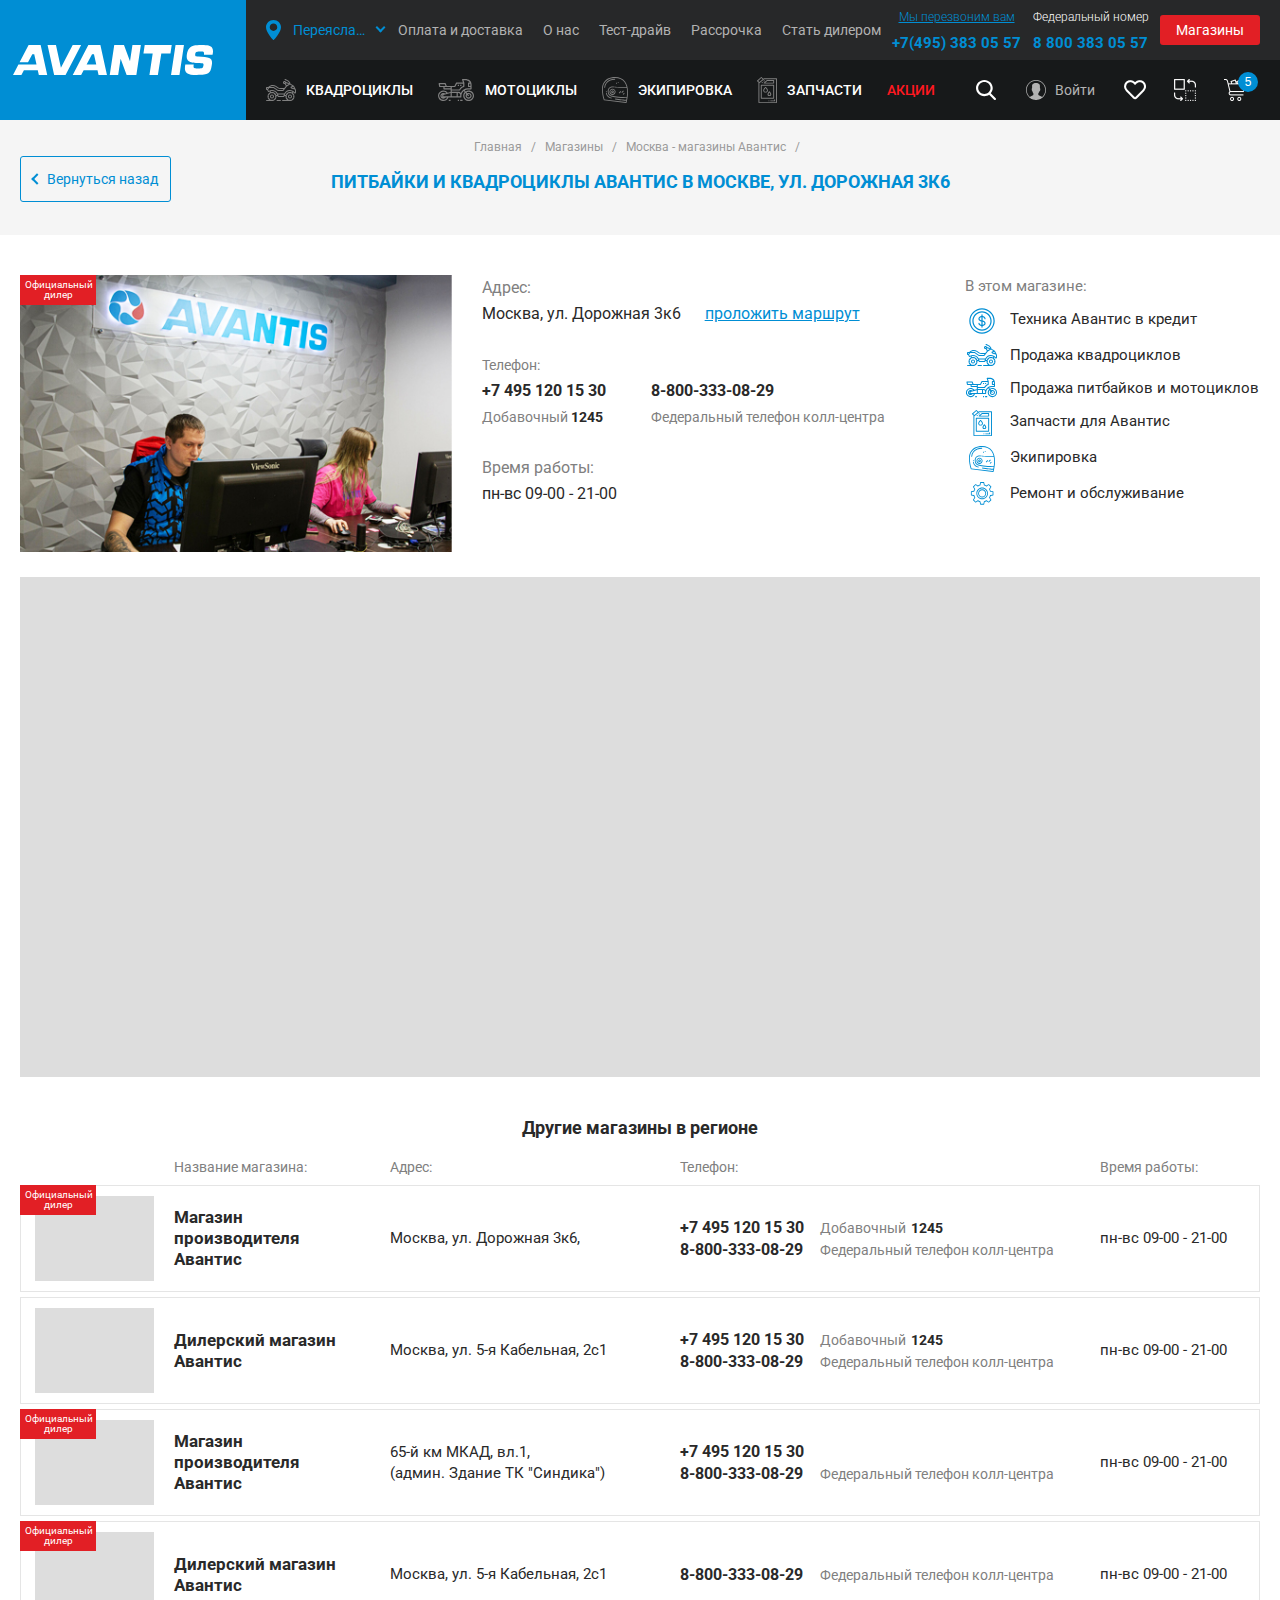
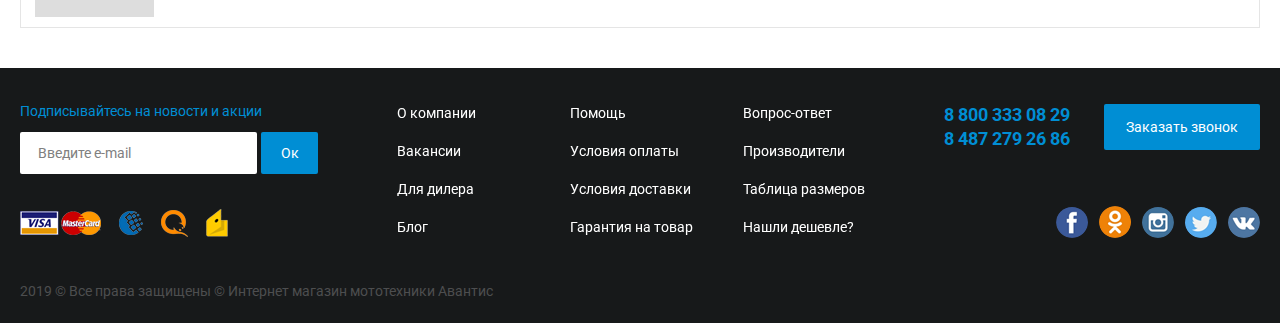
<file: shop.html>
<!DOCTYPE html>
<html lang="ru">
	<head>
		<meta http-equiv="Content-Type" content="text/html; charset=utf-8">
		<!-- Переключение IE в последнию версию, на случай если в настройках пользователя стоит меньшая -->
		<meta http-equiv="X-UA-Compatible" content="IE=edge">

		<!-- Адаптирование страницы для мобильных устройств -->
		<meta name="viewport" content="width=device-width, initial-scale=1, maximum-scale=1">

		<!-- Запрет распознования номера телефона -->
		<meta name="format-detection" content="telephone=no">
		<meta name="SKYPE_TOOLBAR" content ="SKYPE_TOOLBAR_PARSER_COMPATIBLE">

		<!-- Заголовок страницы -->
		<title>Заголовок страницы</title>

		<!-- Данное значение часто используют(использовали) поисковые системы -->
		<meta name="description" content="">
		<meta name="keywords" content="">

		<!-- Традиционная иконка сайта, размер 16x16, прозрачность поддерживается. Рекомендуемый формат: .ico или .png -->
		<link rel="shortcut icon" href="images/favicon.ico">

		<!-- Подключение шрифтов с гугла -->
		<link href="https://fonts.googleapis.com/css?family=Roboto:300,300i,400,400i,500,500i,700,700i,900,900i&display=swap&subset=cyrillic" rel="stylesheet">

		<!-- Подключение файлов стилей -->
		<link rel="stylesheet" href="css/ion.rangeSlider.css">
		<link rel="stylesheet" href="css/owl.carousel.css">
		<link rel="stylesheet" href="css/fancybox.css">
		<link rel="stylesheet" href="css/bxslider.css">
		<link rel="stylesheet" href="css/styles.css">

		<link rel="stylesheet" href="css/response_1341.css" media="(max-width: 1341px)">
		<link rel="stylesheet" href="css/response_1261.css" media="(max-width: 1261px)">
		<link rel="stylesheet" href="css/response_1023.css" media="(max-width: 1023px)">
		<link rel="stylesheet" href="css/response_767.css" media="(max-width: 767px)">
		<link rel="stylesheet" href="css/response_479.css" media="(max-width: 479px)">
		<link rel="stylesheet" href="css/response_374.css" media="(max-width: 374px)">
	</head>

	<body>
		<div class="wrap bg_white">
			<div class="main">
				<!-- Шапка -->
				<header>
					<button type="button" class="close">
						<span></span>
						<span></span>
					</button>


					<div class="mob_scroll">
						<div class="logo">
							<div>
								<img src="images/logo.svg" alt="">
							</div>
						</div>


						<div class="top">
							<div class="cont flex">

								<div class="city">
									<button class="link modal_link" data-content="#city_modal">
										<span>Переяславль-Залесский</span>
									</button>
								</div>


								<nav class="menu flex">
									<div class="item">
										<a href="/">Оплата и доставка</a>
									</div>

									<div class="item">
										<a href="/">О нас</a>
									</div>

									<div class="item">
										<a href="/">Тест-драйв</a>
									</div>

									<div class="item">
										<a href="/">Рассрочка</a>
									</div>

									<div class="item">
										<a href="/">Стать дилером</a>
									</div>
								</nav>


								<div class="contacts">
									<button class="callback_link modal_link" data-content="#callback_modal">Мы перезвоним вам</button>

									<div class="phone">
										<a href="tel:+74953830557">+7(495) 383 05 57</a>
									</div>
								</div>


								<div class="contacts">
									<div>Федеральный номер</div>

									<div class="phone">
										<a href="tel:88003830557">8 800 383 05 57</a>
									</div>
								</div>


								<button class="shops_link">Магазины</button>

							</div>
						</div>


						<div class="info">
							<div class="cont flex">

								<div class="cats flex">
									<div class="item">
										<a href="/">
											<svg class="icon" width="30px" height="22px">
												<use xlink:href="#ic_cat1">
											</svg>
											КВАДРОЦИКЛЫ
										</a>
									</div>

									<div class="item">
										<a href="/" class="sub_link">
											<svg class="icon" width="37px" height="22px">
												<use xlink:href="#ic_cat2">
											</svg>
											МОТОЦИКЛЫ<span class="arr"></span>
										</a>

										<div class="sub_cats">
											<div class="flex">
												<div class="cat">
													<a href="/" class="main">
														<div class="name">ПИТБАЙКИ</div>

														<img data-src="images/tmp/sub_cats_thumb.png" alt="" class="lozad">
													</a>

													<div class="sub">
														<div class="block">
															<div class="title">ПО ОБЪЁМУ ДВИГАТЕЛЯ</div>

															<div><a href="/">50 куб.</a></div>
															<div><a href="/">110 куб.</a></div>
															<div><a href="/">125 куб.</a></div>
															<div><a href="/">140 куб.</a></div>
															<div><a href="/">150 куб.</a></div>
															<div><a href="/">250 куб.</a></div>
														</div>

														<div class="block">
															<div class="title">ПО ВОЗРАСТУ</div>

															<div><a href="/">Детские</a></div>
															<div><a href="/">Подростковые</a></div>
															<div><a href="/">От 10 до 13 лет</a></div>
															<div><a href="/">От 10 до 14 лет</a></div>
															<div><a href="/">От 10 до 15 лет</a></div>
															<div><a href="/">От 10 до 18 лет</a></div>
															<div><a href="/">От 11 до 15 лет</a></div>
														</div>

														<div class="block">
															<div class="title">ПО СТОИМОСТИ</div>

															<div><a href="/">Дорогие</a></div>
															<div><a href="/">Недорогие</a></div>
															<div><a href="/">До 30 тыс.</a></div>
														</div>

														<div class="block">
															<div class="title">ПОПУЛЯРНЫЕ ЗАПРОСЫ</div>

															<div><a href="/">Лучшие</a></div>
															<div><a href="/">Новые</a></div>
															<div><a href="/">Китайские</a></div>
														</div>

														<div class="block">
															<div class="title">ПО БРЕНДУ</div>

															<div><a href="/">Avantis</a></div>
															<div><a href="/">Kayo</a></div>
															<div><a href="/">Мотоленд</a></div>
														</div>
													</div>
												</div>


												<div class="cat">
													<a href="/" class="main">
														<div class="name">КРОССОВЫЕ</div>

														<img data-src="images/tmp/sub_cats_thumb2.png" alt="" class="lozad">
													</a>

													<div class="sub">
														<div class="block">
															<div class="title">ПО ОБЪЁМУ ДВИГАТЕЛЯ</div>

															<div><a href="/">50 куб.</a></div>
															<div><a href="/">110 куб.</a></div>
															<div><a href="/">125 куб.</a></div>
															<div><a href="/">140 куб.</a></div>
															<div><a href="/">150 куб.</a></div>
															<div><a href="/">190 куб.</a></div>
															<div><a href="/">250 куб.</a></div>
															<div><a href="/">300 куб.</a></div>
															<div><a href="/">450 куб.</a></div>
														</div>

														<div class="block">
															<div class="title">ПО ВОЗРАСТУ</div>

															<div><a href="/">Подростковые</a></div>
															<div><a href="/">Взрослые</a></div>
															<div><a href="/">От 10 до 14 лет</a></div>
															<div><a href="/">От 10 до 15 лет</a></div>
															<div><a href="/">От 10 до 18 лет</a></div>
														</div>

														<div class="block">
															<div class="title">ПО СТОИМОСТИ</div>

															<div><a href="/">Дорогие</a></div>
															<div><a href="/">Недорогие</a></div>
														</div>

														<div class="block">
															<div class="title">ПО БРЕНДУ</div>

															<div><a href="/">Avantis</a></div>
															<div><a href="/">Kayo</a></div>
															<div><a href="/">Мотоленд</a></div>
														</div>
													</div>
												</div>


												<div class="cat">
													<a href="/" class="main">
														<div class="name">ЭНДУРО</div>

														<img data-src="images/tmp/sub_cats_thumb3.png" alt="" class="lozad">
													</a>

													<div class="sub">
														<div class="block">
															<div class="title">ПО ОБЪЁМУ ДВИГАТЕЛЯ</div>

															<div><a href="/">200 куб.</a></div>
															<div><a href="/">250 куб.</a></div>
															<div><a href="/">300 куб.</a></div>
															<div><a href="/">400 куб.</a></div>
															<div><a href="/">450 куб.</a></div>
														</div>

														<div class="block">
															<div class="title">ПОПУЛЯРНЫЕ ЗАПРОСЫ</div>

															<div><a href="/">Лучшие</a></div>
															<div><a href="/">Новые</a></div>
															<div><a href="/">Китайские</a></div>
														</div>

														<div class="block">
															<div class="title">ПО СТОИМОСТИ</div>

															<div><a href="/">Дорогие</a></div>
															<div><a href="/">Недорогие</a></div>
														</div>

														<div class="block">
															<div class="title">ПО БРЕНДУ</div>

															<div><a href="/">Avantis</a></div>
															<div><a href="/">Kayo</a></div>
															<div><a href="/">Мотоленд</a></div>
														</div>
													</div>
												</div>


												<div class="cat">
													<a href="/" class="main">
														<div class="name">МОТАРДЫ</div>

														<img data-src="images/tmp/sub_cats_thumb4.png" alt="" class="lozad">
													</a>

													<div class="sub">
														<div class="block">
															<div class="title">ПО ОБЪЁМУ ДВИГАТЕЛЯ</div>

															<div><a href="/">125 куб.</a></div>
														</div>

														<div class="block">
															<div class="title">ПО БРЕНДУ</div>

															<div><a href="/">Мотоленд</a></div>
														</div>
													</div>
												</div>


												<div class="cat">
													<a href="/" class="main">
														<div class="name">МИНИБАЙКИ - ЭЛЕКТРИЧЕСКИЕ</div>

														<img data-src="images/tmp/sub_cats_thumb5.png" alt="" class="lozad">
													</a>

													<div class="sub">
														<div class="block">
															<div class="title">ДЕТСКИЕ</div>

															<div><a href="/">От 5 лет</a></div>
															<div><a href="/">От 6 лет</a></div>
															<div><a href="/">От 7 лет</a></div>
															<div><a href="/">От 8 лет</a></div>
															<div><a href="/">От 9 лет</a></div>
														</div>
													</div>
												</div>
											</div>
										</div>
									</div>

									<div class="item">
										<a href="/">
											<svg class="icon" width="26px" height="26px">
												<use xlink:href="#ic_cat3">
											</svg>
											ЭКИПИРОВКА
										</a>
									</div>

									<div class="item">
										<a href="/">
											<svg class="icon" width="20px" height="26px">
												<use xlink:href="#ic_cat4">
											</svg>
											ЗАПЧАСТИ
										</a>
									</div>

									<div class="item">
										<a href="/" class="red">АКЦИИ</a>
									</div>
								</div>


								<div class="search">
									<button class="link modal_link" data-content="#search_modal">
										<img src="images/ic_search.svg" alt="">
									</button>
								</div>


								<div class="account">
									<button class="login_link modal_link" data-content="#login_modal">Войти</button>

									<!--a href="/" class="user">Константин</a-->
								</div>


								<div class="links">
									<a href="/" class="favorite_link">
										<img src="images/ic_favorite.png" alt="">
									</a>

									<a href="/" class="compare_link">
										<img src="images/ic_compare.png" alt="">
									</a>

									<button class="cart_link modal_link" data-content="#cart_modal">
										<img src="images/ic_cart.png" alt="">
										<div class="count">5</div>
									</button>
								</div>
							</div>
						</div>
					</div>
				</header>


				<div class="mob_header">
					<div class="cont">

						<div class="logo">
							<div>
								<img src="images/logo.svg" alt="">
							</div>
						</div>


						<div class="contacts">
							<div class="phone">
								<a href="tel:4953830557">(495) 383 05 57</a>
							</div>

							<button class="callback_link modal_link" data-content="#callback_modal">Перезвонить?</button>
						</div>


						<div class="links">
							<a href="/" class="favorite_link">
								<img src="images/ic_favorite.png" alt="">
							</a>

							<a href="/" class="compare_link">
								<img src="images/ic_compare.png" alt="">
							</a>

							<button class="cart_link modal_link" data-content="#cart_modal">
								<img src="images/ic_cart.png" alt="">
								<div class="count">5</div>
							</button>
						</div>


						<div class="search">
							<button class="link modal_link" data-content="#search_modal">
								<img src="images/ic_search.svg" alt="">
							</button>
						</div>


						<div class="account">
							<button class="login_link modal_link" data-content="#login_modal">Войти</button>

							<!--a href="/" class="user">Константин</a-->
						</div>


						<button type="button" class="mob_menu_link">
							<span></span>
							<span></span>
							<span></span>
						</button>

					</div>
				</div>
				<!-- End Шапка -->


				<!-- Основная часть -->
				<section class="page_head block no_image">
					<div class="cont">

						<a href="/" class="back_link">Вернуться назад</a>

						<div class="breadcrumbs">
							<a href="/">Главная</a> <span class="sep">/</span>
							<a href="/">Магазины</a> <span class="sep">/</span>
							<a href="/">Москва - магазины Авантис</a> <span class="sep">/</span>
						</div>

						<h1 class="page_title">ПИТБАЙКИ И КВАДРОЦИКЛЫ АВАНТИС В МОСКВЕ, УЛ. ДОРОЖНАЯ 3К6</h1>

					</div>
				</section>


				<section class="shop_info">
					<div class="cont flex">

						<div class="thumb">
							<div class="official">Официальный дилер</div>

							<img data-src="images/tmp/shop_thumb.jpg" alt="" class="lozad">
						</div>

						<div class="info">
							<div class="item adres">
								<div class="name">Адрес:</div>

								<div class="val">
									Москва, ул. Дорожная 3к6
									<a href="/" class="get_path">проложить маршрут</a>
								</div>
							</div>

							<div class="item phone">
								<div class="name">Телефон:</div>

								<div class="val">
									<div><div class="number">+7 495 120 15 30</div> Добавочный <b>1245</b></div>
									<div><div class="number">8-800-333-08-29</div> Федеральный телефон колл-центра</div>
								</div>
							</div>

							<div class="item time">
								<div class="name">Время работы:</div>

								<div class="val">пн-вс 09-00 - 21-00</div>
							</div>
						</div>

						<div class="cats">
							<div class="title">В этом магазине:</div>

							<div class="list">
								<div>
									<div class="icon">
										<img src="images/ic_shop_cat1.svg" alt="">
									</div>
									<div class="name">Техника Авантис в кредит</div>
								</div>

								<div>
									<div class="icon">
										<img src="images/ic_shop_cat2.svg" alt="">
									</div>
									<div class="name">Продажа квадроциклов</div>
								</div>

								<div>
									<div class="icon">
										<img src="images/ic_shop_cat3.svg" alt="">
									</div>
									<div class="name">Продажа питбайков и мотоциклов</div>
								</div>

								<div>
									<div class="icon">
										<img src="images/ic_shop_cat4.svg" alt="">
									</div>
									<div class="name">Запчасти для Авантис</div>
								</div>

								<div>
									<div class="icon">
										<img src="images/ic_shop_cat5.svg" alt="">
									</div>
									<div class="name">Экипировка</div>
								</div>

								<div>
									<div class="icon">
										<img src="images/ic_shop_cat6.svg" alt="">
									</div>
									<div class="name">Ремонт и обслуживание</div>
								</div>
							</div>
						</div>

					</div>
				</section>


				<section class="shops_map block">
					<div class="cont">

						<div id="map">
							<script type="text/javascript" charset="utf-8" async src="https://api-maps.yandex.ru/services/constructor/1.0/js/?um=constructor%3AnMXiIgODZMSPeDoOI6DYbFGcgWXOQpk8&amp;width=100%25&amp;height=100%25&amp;lang=ru_RU&amp;scroll=false"></script>
						</div>

					</div>
				</section>


				<section class="shops_list block">
					<div class="cont">

						<div class="block_head dark center">
							<div class="title">Другие магазины в регионе</div>
						</div>


						<div class="titles">
							<div class="thumb"></div>
							<div class="name">Название магазина:</div>
							<div class="adres">Адрес:</div>
							<div class="phone">Телефон:</div>
							<div class="time">Время работы:</div>
						</div>


						<div class="list">
							<a href="/" class="shop">
								<div class="official">Официальный дилер</div>

								<div class="thumb">
									<img data-src="images/tmp/shops_list_thumb.jpg" alt="" class="lozad">
								</div>

								<div class="name">Магазин производителя Авантис</div>

								<div class="adres" data-column="Адрес:">Москва, ул. Дорожная 3к6,</div>

								<div class="phone" data-column="Телефон:">
									<div><div class="number">+7 495 120 15 30</div> Добавочный <b>1245</b></div>
									<div><div class="number">8-800-333-08-29</div> Федеральный телефон колл-центра</div>
								</div>

								<div class="time" data-column="Время работы:">пн-вс 09-00 - 21-00</div>
							</a>

							<a href="/" class="shop">
								<div class="thumb">
									<img data-src="images/tmp/shops_list_thumb.jpg" alt="" class="lozad">
								</div>

								<div class="name">Дилерский магазин Авантис</div>

								<div class="adres" data-column="Адрес:">Москва, ул. 5-я Кабельная, 2с1</div>

								<div class="phone" data-column="Телефон:">
									<div><div class="number">+7 495 120 15 30</div> Добавочный <b>1245</b></div>
									<div><div class="number">8-800-333-08-29</div> Федеральный телефон колл-центра</div>
								</div>

								<div class="time" data-column="Время работы:">пн-вс 09-00 - 21-00</div>
							</a>

							<a href="/" class="shop">
								<div class="official">Официальный дилер</div>

								<div class="thumb">
									<img data-src="images/tmp/shops_list_thumb.jpg" alt="" class="lozad">
								</div>

								<div class="name">Магазин производителя Авантис</div>

								<div class="adres" data-column="Адрес:">65-й км МКАД, вл.1,<br> (админ. Здание ТК "Синдика")</div>

								<div class="phone" data-column="Телефон:">
									<div><div class="number">+7 495 120 15 30</div></div>
									<div><div class="number">8-800-333-08-29</div> Федеральный телефон колл-центра</div>
								</div>

								<div class="time" data-column="Время работы:">пн-вс 09-00 - 21-00</div>
							</a>

							<a href="/" class="shop">
								<div class="official">Официальный дилер</div>

								<div class="thumb">
									<img data-src="images/tmp/shops_list_thumb.jpg" alt="" class="lozad">
								</div>

								<div class="name">Дилерский магазин Авантис</div>

								<div class="adres" data-column="Адрес:">Москва, ул. 5-я Кабельная, 2с1</div>

								<div class="phone" data-column="Телефон:">
									<div><div class="number">8-800-333-08-29</div> Федеральный телефон колл-центра</div>
								</div>

								<div class="time" data-column="Время работы:">пн-вс 09-00 - 21-00</div>
							</a>
						</div>

					</div>
				</section>
				<!-- End Основная часть -->
			</div>


			<!-- Подвал -->
			<footer>
				<div class="info">
					<div class="cont flex">

						<div class="col_left">
							<div class="subscribe">
								<div class="title">Подписывайтесь на новости и акции</div>

								<form action="">
									<input type="email" name="" value="" placeholder="Введите e-mail" class="input">

									<button type="submit" class="submit_btn">Ок</button>
								</form>
							</div>


							<div class="payment">
								<img src="images/ic_payment1.png" alt="">
								<img src="images/ic_payment2.png" alt="">
								<img src="images/ic_payment3.png" alt="">
								<img src="images/ic_payment4.png" alt="">
							</div>
						</div>


						<div class="menu">
							<div><a href="/">О компании</a></div>
							<div><a href="/">Вакансии</a></div>
							<div><a href="/">Для дилера</a></div>
							<div><a href="/">Блог</a></div>
							<div><a href="/">Помощь</a></div>
							<div><a href="/">Условия оплаты</a></div>
							<div><a href="/">Условия доставки</a></div>
							<div><a href="/">Гарантия на товар</a></div>
							<div><a href="/">Вопрос-ответ</a></div>
							<div><a href="/">Производители</a></div>
							<div><a href="/">Таблица размеров</a></div>
							<div><a href="/">Нашли дешевле?</a></div>
						</div>


						<div class="col_right">
							<div class="contacts">
								<div class="phones">
									<div><a href="tel:88003330829">8 800 333 08 29</a></div>
									<div><a href="tel:84872792686">8 487 279 26 86</a></div>
								</div>

								<button class="callback_link modal_link" data-content="#callback_modal">Заказать звонок</button>
							</div>


							<div class="socials">
								<a href="/" target="_blank" rel="noopener nofollow">
									<img src="images/ic_soc1.png" alt="">
								</a>

								<a href="/" target="_blank" rel="noopener nofollow">
									<img src="images/ic_soc2.png" alt="">
								</a>

								<a href="/" target="_blank" rel="noopener nofollow">
									<img src="images/ic_soc3.png" alt="">
								</a>

								<a href="/" target="_blank" rel="noopener nofollow">
									<img src="images/ic_soc4.png" alt="">
								</a>

								<a href="/" target="_blank" rel="noopener nofollow">
									<img src="images/ic_soc5.png" alt="">
								</a>
							</div>
						</div>

					</div>
				</div>


				<div class="bottom">
					<div class="cont flex">

						<div class="copyright">
							2019 &copy; Все права защищены © Интернет магазин мототехники Авантис
						</div>

					</div>
				</div>
			</footer>
			<!-- End Подвал -->
		</div>


		<div class="overlay"></div>

		<div class="supports_error">
			Ваш браузер устарел рекомендуем обновить его до последней версии<br> или использовать другой более современный.
		</div>


		<section class="modal" id="callback_modal">
			<div class="modal_title">Заказать звонок</div>

			<div class="modal_data">
				<form action="" class="form">
					<div class="line">
						<div class="field">
							<input type="text" name="" value="" class="input">

							<div class="label">Ваше имя <span class="required">*</span></div>
						</div>
					</div>

					<div class="line">
						<div class="field">
							<input type="tel" name="" value="" class="input">

							<div class="label">Телефон <span class="required">*</span></div>
						</div>
					</div>


					<div class="submit">
						<button class="cancel close">Отменить</button>

						<button type="submit" class="submit_btn">Отправить</button>
					</div>
				</form>
			</div>
		</section>


		<section class="modal" id="login_modal">
			<div class="modal_title">Вход в личный кабинет</div>

			<div class="modal_data">
				<form action="" class="form">
					<div class="line">
						<div class="field">
							<input type="email" name="" value="" class="input">

							<div class="label">E-mail <span class="required">*</span></div>
						</div>
					</div>

					<div class="line">
						<div class="field">
							<input type="password" name="" value="" class="input">

							<div class="label">Пароль <span class="required">*</span></div>
						</div>

						<div class="field flex">
							<div class="remember">
								<input type="checkbox" name="remember" id="remember_check" checked>
								<label for="remember_check">Запомнить меня</label>
							</div>

							<a href="#" class="recovery_link">Забыли пароль?</a>
						</div>
					</div>

					<div class="line soc_auth">
						<div class="name">Или авторизируйтесь через социальные сети:</div>

						<a href="#">
							<img src="images/ic_soc_auth1.png" alt="">
						</a>

						<a href="#">
							<img src="images/ic_soc_auth2.png" alt="">
						</a>

						<a href="#">
							<img src="images/ic_soc_auth3.png" alt="">
						</a>
					</div>


					<div class="submit">
						<a href="/" class="register_link">Зарегестрироваться</a>

						<button type="submit" class="submit_btn">Войти</button>
					</div>
				</form>
			</div>
		</section>


		<section class="modal" id="city_modal">
			<div class="modal_data">
				<form action="" class="form">
					<div class="modal_title">Выберите город</div>

					<select name="">
						<option value="1">Москва</option>
						<option value="2">Москва</option>
						<option value="3">Москва</option>
						<option value="4">Москва</option>
						<option value="5">Москва</option>
						<option value="1">Москва</option>
						<option value="2">Москва</option>
						<option value="3">Москва</option>
						<option value="4">Москва</option>
						<option value="5">Москва</option>
					</select>

					<div class="exp">Выберите ближайший к себе центр обслуживания для получения заказа</div>


					<div class="shops">
						<div class="custom_scroll">
							<input type="radio" name="shops" id="shops_check1">
							<label for="shops_check1">
								<div>
									<b>Москва</b>, ул. Дорожная 3к6<br>
									+7 495 120 15 30<br>
									пн-вс 09-00 - 21-00
								</div>
							</label>

							<input type="radio" name="shops" id="shops_check2" checked>
							<label for="shops_check2">
								<div>
									<b>Москва</b>, 65-й км МКАД, вл.1, партнёрский магазин Авантис (админ. Здание ТК "Синдика")<br>
									тел. +7 (499) 653-56-09<br>
									пн-вс 09-00 - 21-00
								</div>
							</label>

							<input type="radio" name="shops" id="shops_check3">
							<label for="shops_check3">
								<div>
									<b>Москва</b>, ул. Дорожная 3к6<br>
									+7 495 120 15 30<br>
									пн-вс 09-00 - 21-00
								</div>
							</label>

							<input type="radio" name="shops" id="shops_check4">
							<label for="shops_check4">
								<div>
									<b>Москва</b>, 65-й км МКАД, вл.1, партнёрский магазин Авантис (админ. Здание ТК "Синдика")<br>
									тел. +7 (499) 653-56-09<br>
									пн-вс 09-00 - 21-00
								</div>
							</label>
						</div>
					</div>


					<div class="submit">
						<button class="cancel close">Отменить</button>

						<button type="submit" class="submit_btn">Выбрать</button>
					</div>
				</form>


				<div class="map">

				</div>
			</div>
		</section>


		<section class="modal" id="cart_modal">
			<div class="modal_title">Корзина</div>

			<div class="modal_data">
				<div class="product">
					<a href="/" class="thumb">
						<img data-src="images/tmp/product_list_thumb1.jpg" alt="" class="lozad">
					</a>

					<div class="info">
						<div class="name">
							<a href="/">Бак топливный металлический 125 сс (2015) 3,5л</a>
						</div>
					</div>

					<div class="amount">
					    <button type="button" class="minus"></button>

					    <input type="text" value="1" class="input"
					      data-minimum="1" data-maximum="99" data-step="1" data-unit="" maxlength="2">

					    <button type="button" class="plus"></button>
					</div>

					<div class="price">
						<img src="images/ic_multiply.png" alt="">
						<div>167 990 руб.</div>
					</div>

					<div class="price total">
						<div>167 990 руб.</div>
					</div>

					<button class="del">
						<img src="images/ic_del.svg" alt="">
					</button>
				</div>


				<div class="product">
					<a href="/" class="thumb">
						<img data-src="images/tmp/product_list_thumb1.jpg" alt="" class="lozad">
					</a>

					<div class="info">
						<div class="name">
							<a href="/">Бак топливный металлический 125 сс (2015) 3,5л</a>
						</div>
					</div>

					<div class="amount">
					    <button type="button" class="minus"></button>

					    <input type="text" value="1" class="input"
					      data-minimum="1" data-maximum="99" data-step="1" data-unit="" maxlength="2">

					    <button type="button" class="plus"></button>
					</div>

					<div class="price">
						<img src="images/ic_multiply.png" alt="">
						<div>167 990 руб.</div>
					</div>

					<div class="price total">
						<div>167 990 руб.</div>
					</div>

					<button class="del">
						<img src="images/ic_del.svg" alt="">
					</button>
				</div>


				<div class="product">
					<a href="/" class="thumb">
						<img data-src="images/tmp/product_list_thumb1.jpg" alt="" class="lozad">
					</a>

					<div class="info">
						<div class="name">
							<a href="/">Бак топливный металлический 125 сс (2015) 3,5л</a>
						</div>
					</div>

					<div class="amount">
					    <button type="button" class="minus"></button>

					    <input type="text" value="1" class="input"
					      data-minimum="1" data-maximum="99" data-step="1" data-unit="" maxlength="2">

					    <button type="button" class="plus"></button>
					</div>

					<div class="price">
						<img src="images/ic_multiply.png" alt="">
						<div>167 990 руб.</div>
					</div>

					<div class="price total">
						<div>167 990 руб.</div>
					</div>

					<button class="del">
						<img src="images/ic_del.svg" alt="">
					</button>
				</div>


				<div class="cart_total">
					<div class="count">Количество: <b>4</b></div>

					Сумма заказа: <div class="val"><span>263 960</span> руб.</div>
				</div>


				<div class="links">
					<button class="close continue">Продолжить покупки</button>

					<a href="/" class="checkout_link">Оформить заказ</a>
				</div>
			</div>
		</section>


		<section class="modal" id="search_modal">
			<div class="modal_data">
				<form action="">
					<input type="text" name="" value="" placeholder="Поиск по сайту..." class="input">

					<button type="submit" class="submit_btn"></button>

					<div class="in_category">
						<div class="title">Показать результаты поиска в категории:</div>

						<div class="categories">
							<input type="radio" name="categories" id="categories_check1" disabled>
							<label for="categories_check1">техника</label>

							<input type="radio" name="categories" id="categories_check2" disabled>
							<label for="categories_check2">запчасти и аксесуары</label>
						</div>

						<div class="remember">
							<input type="checkbox" name="remember" id="search_remember_check">
							<label for="search_remember_check">Запомнить выбор</label>
						</div>
					</div>
				</form>
			</div>
		</section>


		<svg style="display:none;">
			<symbol id="ic_cat1">
				<path d="M29.344,14.441 C28.942,14.589 28.490,14.466 28.219,14.134 C27.910,13.764 27.560,13.430 27.176,13.139 L26.674,13.892 C26.844,14.017 27.006,14.154 27.157,14.302 C27.166,14.309 27.177,14.312 27.186,14.321 C27.195,14.330 27.198,14.341 27.206,14.351 C28.925,16.093 28.929,18.892 27.217,20.640 C27.202,20.675 27.174,20.703 27.139,20.717 C26.301,21.540 25.173,22.000 23.999,22.000 L16.500,22.000 C16.223,22.000 16.000,21.776 16.000,21.500 C16.000,21.224 16.223,21.000 16.500,21.000 L21.178,21.000 C21.063,20.908 20.953,20.810 20.848,20.706 C20.839,20.698 20.827,20.695 20.818,20.687 C20.810,20.678 20.807,20.667 20.799,20.658 C19.841,19.696 19.373,18.350 19.529,17.000 L18.525,17.000 C18.523,17.029 18.517,17.056 18.515,17.085 C18.471,17.603 18.037,18.001 17.517,18.001 L12.482,18.001 C11.962,18.001 11.529,17.604 11.484,17.087 C11.482,17.058 11.474,17.030 11.474,17.000 L10.470,17.000 C10.625,18.341 10.164,19.679 9.217,20.640 C9.203,20.675 9.175,20.703 9.140,20.717 C8.301,21.540 7.174,22.000 6.000,22.000 L0.500,22.000 C0.224,22.000 -0.000,21.776 -0.000,21.500 C-0.000,21.224 0.224,21.000 0.500,21.000 L3.178,21.000 C3.064,20.908 2.954,20.810 2.849,20.706 C2.839,20.698 2.827,20.695 2.819,20.687 C2.810,20.678 2.807,20.667 2.800,20.658 C1.064,18.905 1.068,16.079 2.809,14.331 C2.813,14.327 2.814,14.323 2.818,14.319 C2.821,14.315 2.826,14.314 2.830,14.310 C3.165,13.979 3.549,13.703 3.969,13.491 L3.679,12.620 C3.541,12.693 3.401,12.771 3.259,12.856 C3.012,13.006 2.712,13.040 2.437,12.952 C2.162,12.864 1.939,12.661 1.824,12.395 L1.180,11.001 L1.000,11.001 C0.448,11.001 -0.000,10.554 -0.000,10.001 L-0.000,9.002 C-0.000,8.449 0.448,8.001 1.000,8.001 L2.293,8.001 L2.512,7.782 C4.561,5.733 7.771,5.415 10.182,7.023 L11.872,8.149 C12.705,8.706 13.686,9.002 14.688,9.002 L18.310,9.002 L19.895,6.965 L18.704,4.982 C18.636,4.993 18.568,5.000 18.499,5.002 C17.722,5.003 17.073,4.409 17.005,3.635 C16.938,2.860 17.474,2.163 18.240,2.029 C19.005,1.896 19.746,2.371 19.945,3.122 L23.363,4.261 C22.728,2.510 19.994,1.321 18.856,0.980 C18.685,0.929 18.554,0.790 18.513,0.616 C18.472,0.442 18.526,0.260 18.656,0.137 C18.786,0.014 18.972,-0.029 19.143,0.022 C19.355,0.086 24.192,1.572 24.485,4.702 L27.088,6.191 C27.315,6.322 27.524,6.484 27.709,6.670 C27.720,6.679 27.730,6.687 27.740,6.698 C27.960,6.921 28.144,7.177 28.286,7.457 L29.682,10.248 C29.890,10.666 29.998,11.126 29.999,11.593 L29.999,13.501 C30.004,13.922 29.741,14.299 29.344,14.441 ZM1.000,9.002 L1.000,10.001 L1.250,10.001 L2.000,9.002 L1.000,9.002 ZM18.499,3.002 C18.223,3.002 17.999,3.226 17.999,3.502 C17.999,3.778 18.223,4.002 18.499,4.002 C18.776,4.002 18.999,3.778 18.999,3.502 C18.999,3.226 18.776,3.002 18.499,3.002 ZM20.540,17.992 C20.622,18.579 20.854,19.135 21.212,19.607 C21.407,19.457 21.682,19.475 21.856,19.649 C22.030,19.822 22.048,20.097 21.899,20.292 C22.370,20.649 22.923,20.879 23.507,20.962 C23.524,20.703 23.739,20.501 23.999,20.501 C24.259,20.501 24.475,20.703 24.491,20.962 C25.077,20.880 25.632,20.649 26.104,20.291 C25.957,20.096 25.975,19.823 26.148,19.650 C26.321,19.478 26.594,19.459 26.789,19.607 C27.146,19.135 27.377,18.580 27.460,17.994 C27.201,17.977 26.999,17.762 26.999,17.502 C26.999,17.242 27.201,17.027 27.460,17.010 C27.378,16.425 27.148,15.871 26.791,15.400 C26.597,15.554 26.319,15.537 26.144,15.362 C25.969,15.187 25.953,14.908 26.106,14.714 C25.634,14.356 25.078,14.125 24.491,14.042 C24.475,14.301 24.259,14.503 23.999,14.503 C23.739,14.503 23.524,14.301 23.507,14.042 C22.922,14.124 22.367,14.355 21.896,14.712 C22.048,14.907 22.031,15.185 21.856,15.359 C21.681,15.534 21.404,15.551 21.209,15.399 L21.209,15.397 C20.852,15.869 20.622,16.423 20.540,17.008 C20.799,17.025 21.002,17.240 21.002,17.501 C21.002,17.761 20.799,17.976 20.540,17.992 ZM19.762,16.001 C19.983,15.375 20.341,14.805 20.808,14.333 C20.811,14.329 20.813,14.324 20.816,14.321 C20.820,14.317 20.825,14.316 20.828,14.313 C22.138,13.006 24.117,12.638 25.809,13.386 L26.334,12.597 C25.615,12.213 24.814,12.008 23.999,12.001 C21.544,12.012 19.390,13.641 18.712,16.001 L19.762,16.001 ZM12.481,17.013 L17.517,17.000 C17.558,16.490 17.660,15.986 17.821,15.500 L12.176,15.500 C12.338,15.991 12.440,16.499 12.481,17.013 ZM11.289,16.001 C10.610,13.641 8.456,12.011 6.000,12.001 C5.525,12.002 5.053,12.079 4.602,12.227 L4.909,13.143 C6.431,12.752 8.047,13.192 9.159,14.302 C9.168,14.309 9.179,14.312 9.188,14.321 C9.197,14.330 9.199,14.341 9.208,14.351 C9.667,14.819 10.019,15.382 10.239,16.001 L11.289,16.001 ZM3.896,14.712 C4.048,14.907 4.031,15.185 3.856,15.359 C3.682,15.534 3.404,15.551 3.210,15.399 C2.852,15.871 2.621,16.425 2.539,17.010 C2.799,17.027 3.001,17.242 3.001,17.502 C3.001,17.763 2.799,17.978 2.539,17.994 C2.622,18.581 2.853,19.137 3.211,19.609 C3.407,19.461 3.681,19.478 3.856,19.650 C4.027,19.824 4.046,20.096 3.900,20.292 C4.370,20.649 4.924,20.879 5.508,20.962 C5.524,20.703 5.740,20.501 6.000,20.501 C6.260,20.501 6.475,20.703 6.492,20.962 C7.078,20.880 7.633,20.649 8.104,20.291 C7.957,20.096 7.976,19.823 8.148,19.650 C8.321,19.478 8.595,19.459 8.789,19.607 C9.147,19.135 9.378,18.580 9.461,17.994 C9.201,17.977 8.999,17.762 8.999,17.502 C8.999,17.242 9.201,17.027 9.461,17.010 C9.378,16.425 9.148,15.871 8.792,15.400 C8.597,15.554 8.319,15.537 8.144,15.362 C7.969,15.187 7.953,14.908 8.106,14.714 C7.634,14.356 7.078,14.125 6.492,14.042 C6.475,14.301 6.260,14.503 6.000,14.503 C5.740,14.503 5.524,14.301 5.508,14.042 C4.922,14.124 4.368,14.355 3.896,14.712 ZM14.688,10.001 C13.488,10.003 12.315,9.647 11.317,8.980 L9.628,7.854 C8.794,7.298 7.814,7.001 6.811,7.001 C5.723,7.000 4.665,7.351 3.793,8.001 L7.200,8.001 C7.495,8.002 7.783,8.088 8.029,8.251 L12.025,10.917 C12.107,10.972 12.204,11.001 12.302,11.001 L16.510,11.001 C16.664,11.001 16.810,10.929 16.905,10.807 L17.532,10.001 L14.688,10.001 ZM19.849,4.145 C19.783,4.283 19.697,4.409 19.594,4.521 L20.676,6.325 L22.780,5.122 L19.849,4.145 ZM27.393,7.905 C27.351,7.821 27.303,7.739 27.249,7.662 L25.510,8.451 L28.040,9.198 L27.393,7.905 ZM28.786,10.695 L28.649,10.422 L25.217,9.418 C24.810,9.300 24.522,8.939 24.497,8.516 C24.473,8.093 24.717,7.702 25.107,7.536 L26.399,6.952 L23.999,5.577 L20.833,7.387 L17.695,11.422 C17.411,11.789 16.973,12.002 16.510,12.001 L12.302,12.001 C12.006,12.002 11.717,11.915 11.471,11.751 L7.477,9.085 C7.395,9.031 7.298,9.002 7.200,9.002 L3.250,9.002 L2.079,10.562 L2.738,11.989 C3.713,11.363 4.842,11.021 6.000,11.001 C8.419,11.011 10.634,12.358 11.755,14.501 L18.242,14.501 C19.231,12.546 21.154,11.236 23.335,11.031 C25.516,10.826 27.650,11.756 28.986,13.493 L28.997,11.595 C28.998,11.283 28.925,10.975 28.786,10.695 ZM8.000,17.501 C8.000,18.605 7.104,19.500 6.000,19.500 C4.895,19.500 4.000,18.605 4.000,17.501 C4.000,16.396 4.895,15.500 6.000,15.500 C7.104,15.500 8.000,16.396 8.000,17.501 ZM5.000,17.501 C5.000,18.053 5.447,18.500 6.000,18.500 C6.552,18.500 7.000,18.053 7.000,17.501 C7.000,16.948 6.552,16.501 6.000,16.501 C5.447,16.501 5.000,16.948 5.000,17.501 ZM23.999,15.500 C25.104,15.500 25.999,16.396 25.999,17.501 C25.999,18.605 25.104,19.500 23.999,19.500 C22.895,19.500 21.999,18.605 21.999,17.501 C21.999,16.396 22.895,15.500 23.999,15.500 ZM23.999,18.500 C24.552,18.500 24.999,18.053 24.999,17.501 C24.999,16.948 24.552,16.501 23.999,16.501 C23.447,16.501 22.999,16.948 22.999,17.501 C22.999,18.053 23.447,18.500 23.999,18.500 ZM11.000,21.000 L14.499,21.000 C14.776,21.000 15.000,21.224 15.000,21.500 C15.000,21.776 14.776,22.000 14.499,22.000 L11.000,22.000 C10.723,22.000 10.500,21.776 10.500,21.500 C10.500,21.224 10.723,21.000 11.000,21.000 Z"/>
			</symbol>

			<symbol id="ic_cat2">
				<path d="M30.594,11.579 C32.026,11.578 33.400,12.125 34.413,13.100 C36.526,15.133 36.530,18.432 34.423,20.469 C32.316,22.506 28.895,22.511 26.782,20.478 C24.670,18.446 24.666,15.147 26.773,13.109 L25.770,11.900 C24.263,13.108 23.391,14.900 23.391,16.790 L23.391,17.947 C23.391,18.267 23.122,18.526 22.790,18.526 L10.478,18.526 C10.125,19.494 9.483,20.339 8.634,20.955 C6.255,22.682 2.875,22.222 1.084,19.927 C-0.706,17.633 -0.229,14.373 2.150,12.646 C4.529,10.920 7.909,11.380 9.700,13.674 L12.585,12.879 L12.585,10.421 L5.982,10.421 C5.650,10.421 5.382,10.162 5.382,9.842 L5.382,8.105 L1.780,8.105 C1.495,8.105 1.249,7.912 1.192,7.642 L0.591,4.747 C0.583,4.709 0.579,4.670 0.579,4.631 C0.579,4.312 0.848,4.053 1.180,4.053 L7.183,4.053 C7.428,4.053 7.649,4.197 7.740,4.417 L8.790,6.947 L16.416,6.947 L18.048,3.794 C18.150,3.597 18.360,3.473 18.588,3.474 L24.959,3.474 L24.022,0.762 C24.001,0.703 23.991,0.641 23.991,0.579 C23.991,0.259 24.260,-0.000 24.591,-0.000 L26.993,-0.000 C31.127,-0.000 33.596,2.164 33.596,5.789 L33.596,9.842 C33.596,10.162 33.327,10.421 32.996,10.421 L29.994,10.421 C28.861,10.421 27.747,10.704 26.761,11.242 L27.713,12.389 C28.574,11.860 29.573,11.579 30.594,11.579 ZM6.774,5.211 L1.912,5.211 L2.272,6.947 L7.495,6.947 L6.774,5.211 ZM12.585,8.105 L6.582,8.105 L6.582,9.263 L12.585,9.263 L12.585,8.105 ZM19.789,17.368 L22.190,17.368 L22.190,15.631 C22.190,14.672 21.384,13.895 20.389,13.895 L19.789,13.895 L19.789,17.368 ZM13.786,17.368 L18.588,17.368 L18.588,13.895 L13.786,13.895 L13.786,17.368 ZM5.367,12.737 C3.047,12.741 1.169,14.558 1.172,16.796 C1.176,19.035 3.061,20.846 5.382,20.842 C7.003,20.840 8.479,19.939 9.174,18.526 L7.778,18.526 C6.820,19.760 5.027,20.051 3.703,19.187 C2.333,18.294 1.974,16.498 2.900,15.176 C3.827,13.855 5.689,13.509 7.059,14.402 L8.443,14.021 C7.647,13.200 6.533,12.735 5.367,12.737 ZM4.206,15.484 C4.132,15.546 4.062,15.613 3.999,15.685 C3.367,16.409 3.462,17.490 4.213,18.100 C4.195,18.051 4.184,18.000 4.181,17.947 L4.181,15.631 C4.183,15.581 4.191,15.532 4.206,15.484 ZM12.585,14.083 L5.382,16.068 L5.382,17.368 L12.585,17.368 L12.585,14.083 ZM25.192,4.631 L18.959,4.631 L17.325,7.785 C17.223,7.981 17.015,8.106 16.788,8.105 L13.786,8.105 L13.786,10.421 L21.256,10.421 C22.182,8.953 23.557,7.797 25.192,7.114 L25.192,4.631 ZM32.395,5.789 C32.395,5.401 32.357,5.013 32.280,4.631 L31.195,4.631 L31.195,6.947 L32.395,6.947 L32.395,5.789 ZM29.994,9.263 L32.395,9.263 L32.395,8.105 L30.594,8.105 C30.263,8.105 29.994,7.846 29.994,7.526 L29.994,4.053 C29.994,3.733 30.263,3.474 30.594,3.474 L31.886,3.474 C30.866,1.514 28.533,1.158 26.993,1.158 L25.424,1.158 L26.362,3.870 C26.377,3.930 26.387,3.991 26.392,4.053 L26.392,7.526 C26.392,7.792 26.205,8.023 25.938,8.088 C25.919,8.093 23.741,8.667 22.104,11.298 C21.996,11.472 21.800,11.579 21.590,11.579 L13.786,11.579 L13.786,12.737 L20.389,12.737 C21.336,12.739 22.225,13.174 22.787,13.908 C23.997,11.099 26.840,9.267 29.994,9.263 ZM26.394,16.801 C26.397,19.035 28.277,20.845 30.594,20.842 C31.346,20.843 32.085,20.650 32.733,20.282 C34.733,19.146 35.399,16.662 34.222,14.733 C33.044,12.804 30.469,12.162 28.469,13.297 L29.235,14.223 C29.654,14.010 30.120,13.898 30.594,13.895 C32.252,13.895 33.596,15.191 33.596,16.790 C33.596,18.388 32.252,19.684 30.594,19.684 C28.937,19.684 27.593,18.388 27.593,16.790 C27.597,16.115 27.847,15.464 28.299,14.950 L27.533,14.024 C26.800,14.775 26.392,15.769 26.394,16.801 ZM30.125,17.151 L29.068,15.877 C28.886,16.159 28.791,16.485 28.794,16.817 C28.802,17.784 29.621,18.562 30.623,18.554 C31.626,18.546 32.432,17.756 32.424,16.789 C32.416,15.822 31.597,15.045 30.594,15.053 C30.394,15.054 30.196,15.088 30.008,15.154 L31.063,16.428 L30.125,17.151 ZM22.190,5.789 L23.391,5.789 L23.391,6.947 L22.190,6.947 L22.190,5.789 ZM19.789,5.789 L20.990,5.789 L20.990,6.947 L19.789,6.947 L19.789,5.789 ZM12.585,22.000 L10.785,22.000 L10.785,20.842 L12.585,20.842 L12.585,22.000 ZM20.990,22.000 L19.789,22.000 L19.789,20.842 L20.990,20.842 L20.990,22.000 ZM24.591,22.000 L22.190,22.000 L22.190,20.842 L24.591,20.842 L24.591,22.000 Z"/>
			</symbol>

			<symbol id="ic_cat3">
				<path d="M24.545,25.663 C24.495,25.861 24.321,26.000 24.121,26.000 C24.103,26.000 24.086,25.999 24.068,25.997 L2.141,23.307 C1.979,23.287 1.841,23.177 1.783,23.022 C0.627,19.657 0.024,16.118 0.000,12.552 C0.000,9.607 0.949,-0.000 13.157,-0.000 C17.380,-0.000 20.794,1.555 23.028,4.498 C26.385,8.921 26.909,16.239 24.545,25.663 ZM22.335,5.048 C20.273,2.331 17.099,0.896 13.157,0.896 C10.276,0.896 0.877,1.737 0.877,12.552 C0.913,15.918 1.466,19.258 2.514,22.450 L23.790,25.058 C23.901,24.608 23.999,24.165 24.097,23.724 C22.603,23.604 17.510,23.162 13.086,22.407 L13.231,21.524 C17.748,22.292 22.972,22.735 24.283,22.839 C24.402,22.244 24.509,21.658 24.603,21.082 C24.242,21.093 23.878,21.100 23.507,21.100 C17.411,21.100 10.087,19.732 10.007,19.716 C7.156,19.301 5.701,17.492 5.701,14.345 C5.701,11.349 7.767,9.414 10.964,9.414 C10.981,9.414 10.998,9.415 11.015,9.417 C11.092,9.426 18.611,10.318 24.611,10.197 C24.227,8.332 23.450,6.575 22.335,5.048 ZM10.939,10.310 C8.248,10.320 6.578,11.864 6.578,14.345 C6.578,17.050 7.713,18.477 10.149,18.832 C10.251,18.851 18.549,20.400 24.744,20.182 C25.234,17.173 25.250,14.104 24.792,11.090 C18.885,11.228 11.441,10.370 10.939,10.310 ZM20.741,17.165 L22.057,15.821 L22.677,16.455 L21.361,17.799 L20.741,17.165 ZM19.425,15.372 L21.179,13.579 L21.800,14.213 L20.045,16.006 L19.425,15.372 ZM16.793,15.821 L18.548,14.028 L19.168,14.662 L17.414,16.455 L16.793,15.821 ZM10.525,17.931 C8.830,17.931 7.455,16.526 7.455,14.793 C7.455,13.060 8.830,11.655 10.525,11.655 C12.220,11.657 13.593,13.061 13.595,14.793 C13.595,16.526 12.221,17.931 10.525,17.931 ZM10.525,12.552 C9.314,12.552 8.333,13.555 8.333,14.793 C8.333,16.031 9.314,17.035 10.525,17.035 C11.736,17.033 12.717,16.030 12.718,14.793 C12.718,13.555 11.736,12.552 10.525,12.552 ZM10.525,16.138 C9.799,16.138 9.210,15.536 9.210,14.793 C9.210,14.050 9.799,13.448 10.525,13.448 C11.252,13.448 11.841,14.050 11.841,14.793 C11.841,15.536 11.252,16.138 10.525,16.138 ZM10.525,14.345 C10.283,14.345 10.087,14.545 10.087,14.793 C10.087,15.041 10.283,15.241 10.525,15.241 C10.767,15.241 10.964,15.041 10.964,14.793 C10.964,14.545 10.767,14.345 10.525,14.345 ZM15.788,4.931 L16.665,4.931 L16.665,5.828 L15.788,5.828 L15.788,4.931 ZM14.034,5.828 L14.911,5.828 L14.911,6.724 L14.034,6.724 L14.034,5.828 ZM8.358,3.566 C5.192,4.841 3.413,7.276 3.068,10.804 L2.195,10.714 C3.103,1.434 13.077,1.788 13.176,1.793 L13.138,2.690 C11.505,2.675 9.884,2.972 8.358,3.566 ZM4.824,14.793 L3.947,14.793 L3.947,13.896 L4.824,13.896 L4.824,14.793 ZM4.824,15.690 C4.824,15.856 4.904,19.806 9.721,20.627 L9.576,21.511 C4.011,20.563 3.947,15.738 3.947,15.690 L4.386,15.690 L4.824,15.690 Z"/>
			</symbol>

			<symbol id="ic_cat4">
				<path d="M19.524,26.000 L1.906,26.000 C1.643,26.000 1.430,25.806 1.430,25.567 L1.430,6.067 C1.430,5.945 1.487,5.830 1.585,5.748 L1.725,5.633 L0.141,4.208 C0.140,4.208 0.140,4.207 0.139,4.206 C-0.046,4.037 -0.046,3.762 0.141,3.593 L3.950,0.127 C4.136,-0.042 4.438,-0.042 4.623,0.127 L6.411,1.754 L6.823,1.413 C6.911,1.340 7.025,1.300 7.144,1.300 L19.524,1.300 C19.787,1.300 20.000,1.494 20.000,1.733 L20.000,25.567 C20.000,25.806 19.787,26.000 19.524,26.000 ZM4.287,1.046 L1.153,3.900 L2.430,5.047 L5.706,2.337 L4.287,1.046 ZM19.048,2.167 L7.328,2.167 L2.382,6.258 L2.382,25.133 L19.048,25.133 L19.048,2.167 ZM4.287,7.800 L16.667,7.800 C16.930,7.800 17.143,7.994 17.143,8.233 L17.143,21.233 C17.143,21.473 16.930,21.667 16.667,21.667 L4.287,21.667 C4.024,21.667 3.811,21.473 3.811,21.233 L3.811,8.233 C3.811,7.994 4.024,7.800 4.287,7.800 ZM4.763,20.800 L16.191,20.800 L16.191,8.667 L4.763,8.667 L4.763,20.800 ZM12.381,19.067 C12.325,19.069 12.269,19.069 12.213,19.067 C11.207,19.024 10.430,18.248 10.477,17.333 C10.477,16.145 11.860,14.623 12.018,14.453 C12.028,14.443 12.039,14.434 12.050,14.424 C12.251,14.258 12.562,14.271 12.745,14.453 C12.903,14.623 14.286,16.145 14.286,17.333 C14.289,17.384 14.289,17.436 14.286,17.487 C14.239,18.402 13.387,19.109 12.381,19.067 ZM12.381,15.442 C11.961,15.977 11.429,16.780 11.429,17.333 C11.429,17.812 11.855,18.200 12.381,18.200 C12.907,18.200 13.334,17.812 13.334,17.333 C13.334,16.780 12.802,15.977 12.381,15.442 ZM8.572,15.600 C7.258,15.598 6.193,14.629 6.191,13.433 C6.191,11.995 8.026,10.284 8.235,10.094 C8.421,9.924 8.723,9.924 8.909,10.094 C9.118,10.284 10.953,11.995 10.953,13.433 C10.951,14.629 9.886,15.598 8.572,15.600 ZM8.572,11.036 C7.994,11.639 7.144,12.685 7.144,13.433 C7.144,14.151 7.783,14.733 8.572,14.733 C9.361,14.733 10.001,14.151 10.001,13.433 C10.001,12.683 9.152,11.638 8.572,11.036 ZM12.381,24.267 L11.429,24.267 L11.429,23.400 L12.381,23.400 L12.381,24.267 ZM17.143,22.533 L18.095,22.533 L18.095,24.267 L13.334,24.267 L13.334,23.400 L17.143,23.400 L17.143,22.533 ZM16.667,6.500 L7.144,6.500 C6.951,6.500 6.777,6.394 6.704,6.232 C6.630,6.071 6.671,5.884 6.807,5.760 L9.664,3.160 C9.753,3.079 9.874,3.033 10.001,3.033 L16.667,3.033 C16.930,3.033 17.143,3.227 17.143,3.466 L17.143,6.067 C17.143,6.306 16.930,6.500 16.667,6.500 ZM16.191,3.900 L10.198,3.900 L8.293,5.633 L16.191,5.633 L16.191,3.900 ZM6.331,4.027 L7.283,3.161 L7.956,3.773 L7.004,4.640 L6.331,4.027 ZM4.426,5.760 L5.378,4.894 L6.052,5.506 L5.100,6.373 L4.426,5.760 Z"/>
			</symbol>
		</svg>


		<!-- Подключение javascript файлов -->
		<script src="js/jquery-3.4.1.min.js"></script>
		<script src="js/jquery-migrate-1.4.1.min.js"></script>
		<script src="js/lozad.min.js"></script>
		<script src="js/owl.carousel.min.js"></script>
		<script src="js/inputmask.min.js"></script>
		<script src="js/nice-select.js"></script>
		<script src="js/slimscroll.min.js"></script>
		<script src="js/ion.rangeSlider.min.js"></script>
		<script src="js/fancybox.min.js"></script>
		<script src="js/bxslider.min.js"></script>
		<script src="js/functions.js"></script>
		<script src="js/scripts.js"></script>
	</body>
</html>
</file>
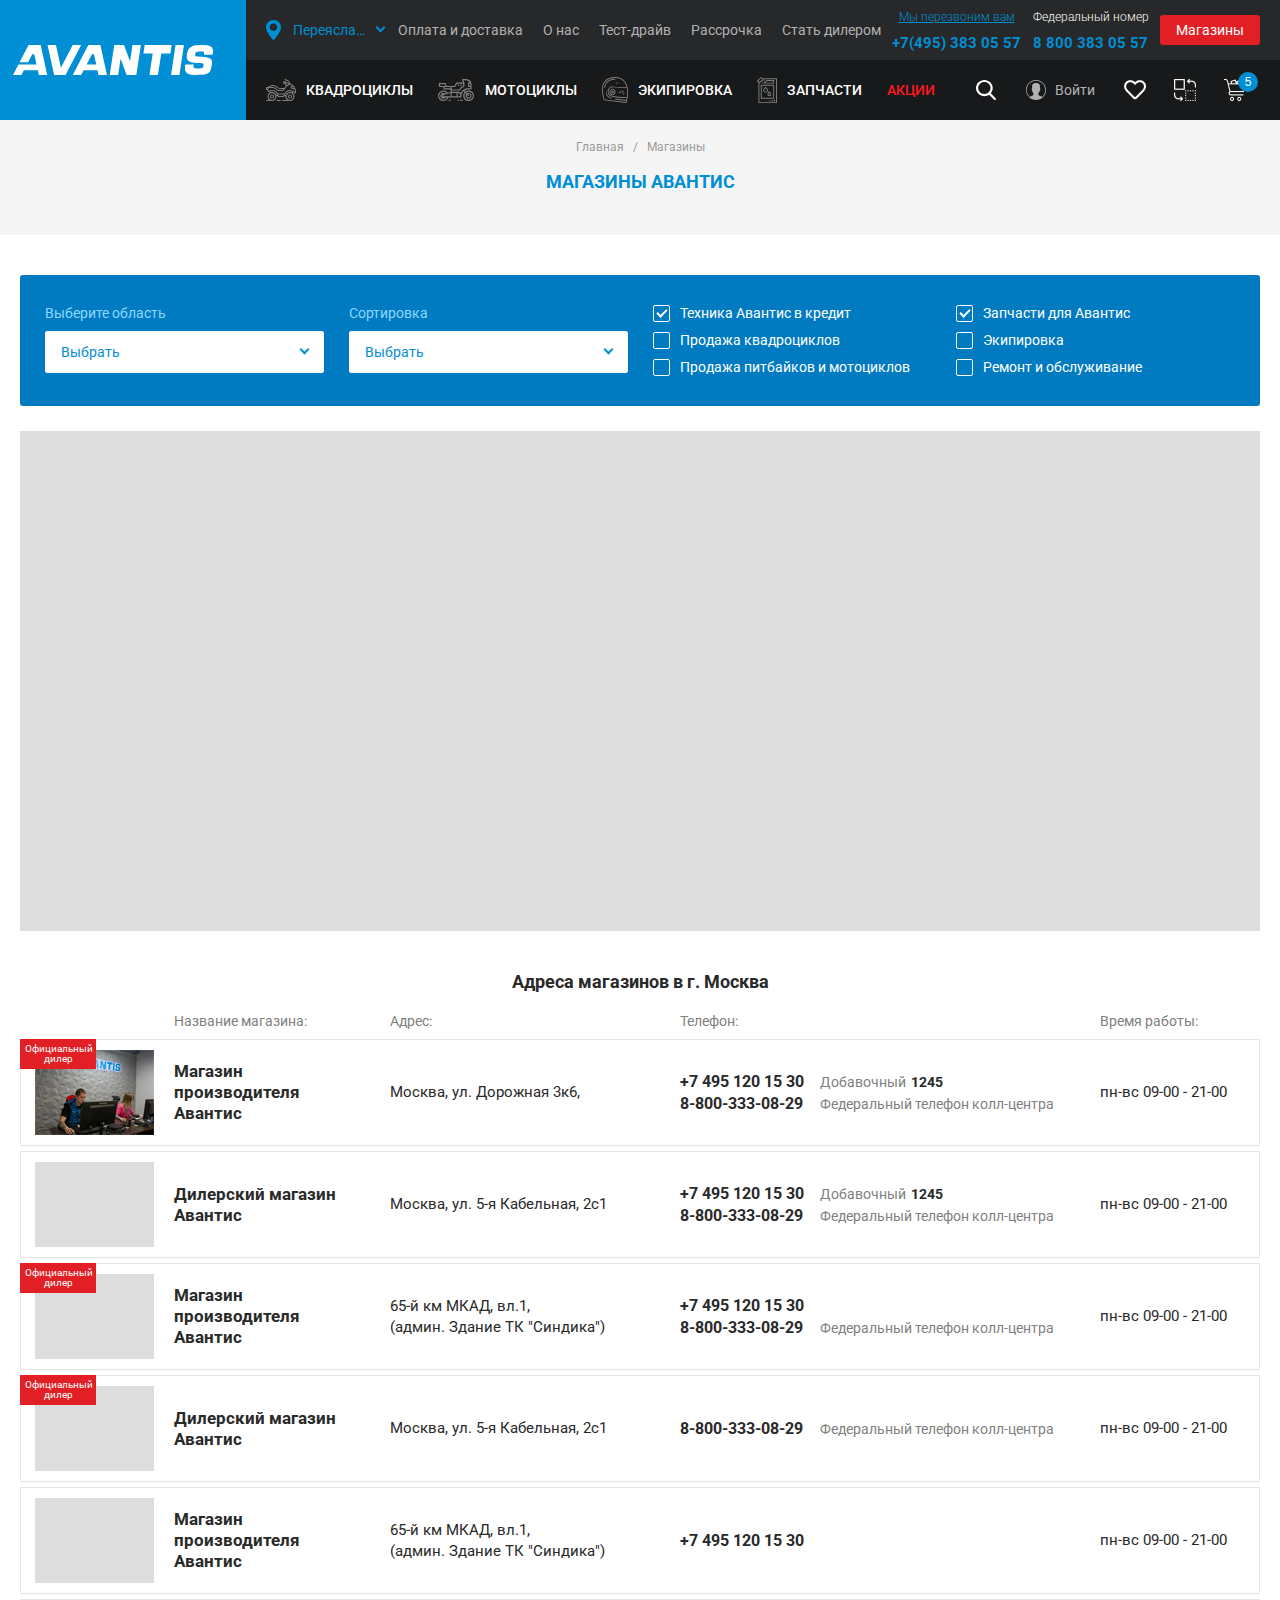
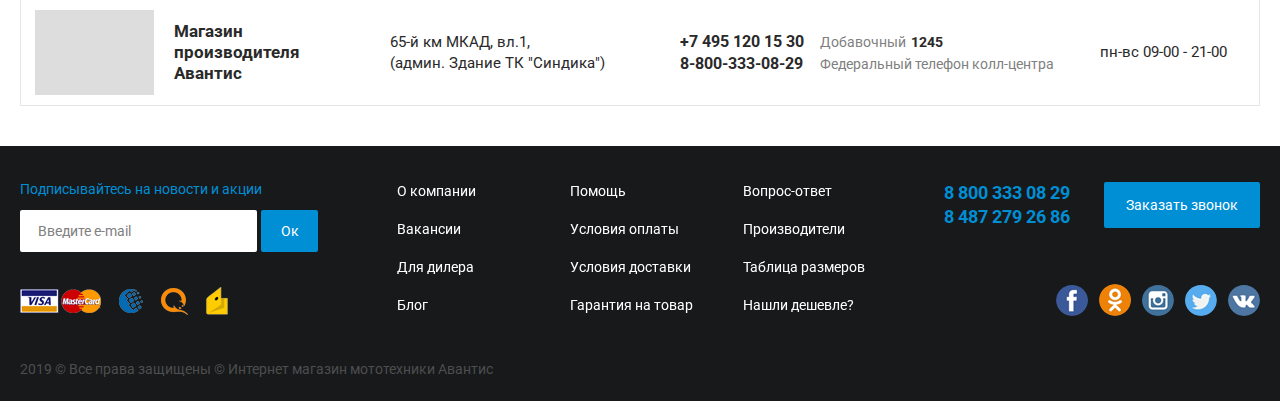
<file: shops.html>
<!DOCTYPE html>
<html lang="ru">
	<head>
		<meta http-equiv="Content-Type" content="text/html; charset=utf-8">
		<!-- Переключение IE в последнию версию, на случай если в настройках пользователя стоит меньшая -->
		<meta http-equiv="X-UA-Compatible" content="IE=edge">

		<!-- Адаптирование страницы для мобильных устройств -->
		<meta name="viewport" content="width=device-width, initial-scale=1, maximum-scale=1">

		<!-- Запрет распознования номера телефона -->
		<meta name="format-detection" content="telephone=no">
		<meta name="SKYPE_TOOLBAR" content ="SKYPE_TOOLBAR_PARSER_COMPATIBLE">

		<!-- Заголовок страницы -->
		<title>Заголовок страницы</title>

		<!-- Данное значение часто используют(использовали) поисковые системы -->
		<meta name="description" content="">
		<meta name="keywords" content="">

		<!-- Традиционная иконка сайта, размер 16x16, прозрачность поддерживается. Рекомендуемый формат: .ico или .png -->
		<link rel="shortcut icon" href="images/favicon.ico">

		<!-- Подключение шрифтов с гугла -->
		<link href="https://fonts.googleapis.com/css?family=Roboto:300,300i,400,400i,500,500i,700,700i,900,900i&display=swap&subset=cyrillic" rel="stylesheet">

		<!-- Подключение файлов стилей -->
		<link rel="stylesheet" href="css/ion.rangeSlider.css">
		<link rel="stylesheet" href="css/owl.carousel.css">
		<link rel="stylesheet" href="css/fancybox.css">
		<link rel="stylesheet" href="css/bxslider.css">
		<link rel="stylesheet" href="css/styles.css">

		<link rel="stylesheet" href="css/response_1341.css" media="(max-width: 1341px)">
		<link rel="stylesheet" href="css/response_1261.css" media="(max-width: 1261px)">
		<link rel="stylesheet" href="css/response_1023.css" media="(max-width: 1023px)">
		<link rel="stylesheet" href="css/response_767.css" media="(max-width: 767px)">
		<link rel="stylesheet" href="css/response_479.css" media="(max-width: 479px)">
		<link rel="stylesheet" href="css/response_374.css" media="(max-width: 374px)">
	</head>

	<body>
		<div class="wrap bg_white">
			<div class="main">
				<!-- Шапка -->
				<header>
					<button type="button" class="close">
						<span></span>
						<span></span>
					</button>


					<div class="mob_scroll">
						<div class="logo">
							<div>
								<img src="images/logo.svg" alt="">
							</div>
						</div>


						<div class="top">
							<div class="cont flex">

								<div class="city">
									<button class="link modal_link" data-content="#city_modal">
										<span>Переяславль-Залесский</span>
									</button>
								</div>


								<nav class="menu flex">
									<div class="item">
										<a href="/">Оплата и доставка</a>
									</div>

									<div class="item">
										<a href="/">О нас</a>
									</div>

									<div class="item">
										<a href="/">Тест-драйв</a>
									</div>

									<div class="item">
										<a href="/">Рассрочка</a>
									</div>

									<div class="item">
										<a href="/">Стать дилером</a>
									</div>
								</nav>


								<div class="contacts">
									<button class="callback_link modal_link" data-content="#callback_modal">Мы перезвоним вам</button>

									<div class="phone">
										<a href="tel:+74953830557">+7(495) 383 05 57</a>
									</div>
								</div>


								<div class="contacts">
									<div>Федеральный номер</div>

									<div class="phone">
										<a href="tel:88003830557">8 800 383 05 57</a>
									</div>
								</div>


								<button class="shops_link">Магазины</button>

							</div>
						</div>


						<div class="info">
							<div class="cont flex">

								<div class="cats flex">
									<div class="item">
										<a href="/">
											<svg class="icon" width="30px" height="22px">
												<use xlink:href="#ic_cat1">
											</svg>
											КВАДРОЦИКЛЫ
										</a>
									</div>

									<div class="item">
										<a href="/" class="sub_link">
											<svg class="icon" width="37px" height="22px">
												<use xlink:href="#ic_cat2">
											</svg>
											МОТОЦИКЛЫ<span class="arr"></span>
										</a>

										<div class="sub_cats">
											<div class="flex">
												<div class="cat">
													<a href="/" class="main">
														<div class="name">ПИТБАЙКИ</div>

														<img data-src="images/tmp/sub_cats_thumb.png" alt="" class="lozad">
													</a>

													<div class="sub">
														<div class="block">
															<div class="title">ПО ОБЪЁМУ ДВИГАТЕЛЯ</div>

															<div><a href="/">50 куб.</a></div>
															<div><a href="/">110 куб.</a></div>
															<div><a href="/">125 куб.</a></div>
															<div><a href="/">140 куб.</a></div>
															<div><a href="/">150 куб.</a></div>
															<div><a href="/">250 куб.</a></div>
														</div>

														<div class="block">
															<div class="title">ПО ВОЗРАСТУ</div>

															<div><a href="/">Детские</a></div>
															<div><a href="/">Подростковые</a></div>
															<div><a href="/">От 10 до 13 лет</a></div>
															<div><a href="/">От 10 до 14 лет</a></div>
															<div><a href="/">От 10 до 15 лет</a></div>
															<div><a href="/">От 10 до 18 лет</a></div>
															<div><a href="/">От 11 до 15 лет</a></div>
														</div>

														<div class="block">
															<div class="title">ПО СТОИМОСТИ</div>

															<div><a href="/">Дорогие</a></div>
															<div><a href="/">Недорогие</a></div>
															<div><a href="/">До 30 тыс.</a></div>
														</div>

														<div class="block">
															<div class="title">ПОПУЛЯРНЫЕ ЗАПРОСЫ</div>

															<div><a href="/">Лучшие</a></div>
															<div><a href="/">Новые</a></div>
															<div><a href="/">Китайские</a></div>
														</div>

														<div class="block">
															<div class="title">ПО БРЕНДУ</div>

															<div><a href="/">Avantis</a></div>
															<div><a href="/">Kayo</a></div>
															<div><a href="/">Мотоленд</a></div>
														</div>
													</div>
												</div>


												<div class="cat">
													<a href="/" class="main">
														<div class="name">КРОССОВЫЕ</div>

														<img data-src="images/tmp/sub_cats_thumb2.png" alt="" class="lozad">
													</a>

													<div class="sub">
														<div class="block">
															<div class="title">ПО ОБЪЁМУ ДВИГАТЕЛЯ</div>

															<div><a href="/">50 куб.</a></div>
															<div><a href="/">110 куб.</a></div>
															<div><a href="/">125 куб.</a></div>
															<div><a href="/">140 куб.</a></div>
															<div><a href="/">150 куб.</a></div>
															<div><a href="/">190 куб.</a></div>
															<div><a href="/">250 куб.</a></div>
															<div><a href="/">300 куб.</a></div>
															<div><a href="/">450 куб.</a></div>
														</div>

														<div class="block">
															<div class="title">ПО ВОЗРАСТУ</div>

															<div><a href="/">Подростковые</a></div>
															<div><a href="/">Взрослые</a></div>
															<div><a href="/">От 10 до 14 лет</a></div>
															<div><a href="/">От 10 до 15 лет</a></div>
															<div><a href="/">От 10 до 18 лет</a></div>
														</div>

														<div class="block">
															<div class="title">ПО СТОИМОСТИ</div>

															<div><a href="/">Дорогие</a></div>
															<div><a href="/">Недорогие</a></div>
														</div>

														<div class="block">
															<div class="title">ПО БРЕНДУ</div>

															<div><a href="/">Avantis</a></div>
															<div><a href="/">Kayo</a></div>
															<div><a href="/">Мотоленд</a></div>
														</div>
													</div>
												</div>


												<div class="cat">
													<a href="/" class="main">
														<div class="name">ЭНДУРО</div>

														<img data-src="images/tmp/sub_cats_thumb3.png" alt="" class="lozad">
													</a>

													<div class="sub">
														<div class="block">
															<div class="title">ПО ОБЪЁМУ ДВИГАТЕЛЯ</div>

															<div><a href="/">200 куб.</a></div>
															<div><a href="/">250 куб.</a></div>
															<div><a href="/">300 куб.</a></div>
															<div><a href="/">400 куб.</a></div>
															<div><a href="/">450 куб.</a></div>
														</div>

														<div class="block">
															<div class="title">ПОПУЛЯРНЫЕ ЗАПРОСЫ</div>

															<div><a href="/">Лучшие</a></div>
															<div><a href="/">Новые</a></div>
															<div><a href="/">Китайские</a></div>
														</div>

														<div class="block">
															<div class="title">ПО СТОИМОСТИ</div>

															<div><a href="/">Дорогие</a></div>
															<div><a href="/">Недорогие</a></div>
														</div>

														<div class="block">
															<div class="title">ПО БРЕНДУ</div>

															<div><a href="/">Avantis</a></div>
															<div><a href="/">Kayo</a></div>
															<div><a href="/">Мотоленд</a></div>
														</div>
													</div>
												</div>


												<div class="cat">
													<a href="/" class="main">
														<div class="name">МОТАРДЫ</div>

														<img data-src="images/tmp/sub_cats_thumb4.png" alt="" class="lozad">
													</a>

													<div class="sub">
														<div class="block">
															<div class="title">ПО ОБЪЁМУ ДВИГАТЕЛЯ</div>

															<div><a href="/">125 куб.</a></div>
														</div>

														<div class="block">
															<div class="title">ПО БРЕНДУ</div>

															<div><a href="/">Мотоленд</a></div>
														</div>
													</div>
												</div>


												<div class="cat">
													<a href="/" class="main">
														<div class="name">МИНИБАЙКИ - ЭЛЕКТРИЧЕСКИЕ</div>

														<img data-src="images/tmp/sub_cats_thumb5.png" alt="" class="lozad">
													</a>

													<div class="sub">
														<div class="block">
															<div class="title">ДЕТСКИЕ</div>

															<div><a href="/">От 5 лет</a></div>
															<div><a href="/">От 6 лет</a></div>
															<div><a href="/">От 7 лет</a></div>
															<div><a href="/">От 8 лет</a></div>
															<div><a href="/">От 9 лет</a></div>
														</div>
													</div>
												</div>
											</div>
										</div>
									</div>

									<div class="item">
										<a href="/">
											<svg class="icon" width="26px" height="26px">
												<use xlink:href="#ic_cat3">
											</svg>
											ЭКИПИРОВКА
										</a>
									</div>

									<div class="item">
										<a href="/">
											<svg class="icon" width="20px" height="26px">
												<use xlink:href="#ic_cat4">
											</svg>
											ЗАПЧАСТИ
										</a>
									</div>

									<div class="item">
										<a href="/" class="red">АКЦИИ</a>
									</div>
								</div>


								<div class="search">
									<button class="link modal_link" data-content="#search_modal">
										<img src="images/ic_search.svg" alt="">
									</button>
								</div>


								<div class="account">
									<button class="login_link modal_link" data-content="#login_modal">Войти</button>

									<!--a href="/" class="user">Константин</a-->
								</div>


								<div class="links">
									<a href="/" class="favorite_link">
										<img src="images/ic_favorite.png" alt="">
									</a>

									<a href="/" class="compare_link">
										<img src="images/ic_compare.png" alt="">
									</a>

									<button class="cart_link modal_link" data-content="#cart_modal">
										<img src="images/ic_cart.png" alt="">
										<div class="count">5</div>
									</button>
								</div>
							</div>
						</div>
					</div>
				</header>


				<div class="mob_header">
					<div class="cont">

						<div class="logo">
							<div>
								<img src="images/logo.svg" alt="">
							</div>
						</div>


						<div class="contacts">
							<div class="phone">
								<a href="tel:4953830557">(495) 383 05 57</a>
							</div>

							<button class="callback_link modal_link" data-content="#callback_modal">Перезвонить?</button>
						</div>


						<div class="links">
							<a href="/" class="favorite_link">
								<img src="images/ic_favorite.png" alt="">
							</a>

							<a href="/" class="compare_link">
								<img src="images/ic_compare.png" alt="">
							</a>

							<button class="cart_link modal_link" data-content="#cart_modal">
								<img src="images/ic_cart.png" alt="">
								<div class="count">5</div>
							</button>
						</div>


						<div class="search">
							<button class="link modal_link" data-content="#search_modal">
								<img src="images/ic_search.svg" alt="">
							</button>
						</div>


						<div class="account">
							<button class="login_link modal_link" data-content="#login_modal">Войти</button>

							<!--a href="/" class="user">Константин</a-->
						</div>


						<button type="button" class="mob_menu_link">
							<span></span>
							<span></span>
							<span></span>
						</button>

					</div>
				</div>
				<!-- End Шапка -->


				<!-- Основная часть -->
				<section class="page_head block no_image">
					<div class="cont">

						<div class="breadcrumbs">
							<a href="/">Главная</a> <span class="sep">/</span>
							Магазины
						</div>

						<h1 class="page_title">МАГАЗИНЫ АВАНТИС</h1>

					</div>
				</section>


				<section class="shops_filter">
					<div class="cont">

						<form action="" class="form">
							<div class="columns flex">
								<div class="line width1of4">
									<div class="label">Выберите область</div>

									<div class="field">
										<select name="">
											<option value="0" data-display="Выбрать"></option>
											<option value="1">Вариант 1</option>
											<option value="2">Вариант 2</option>
											<option value="3">Вариант 3</option>
										</select>
									</div>
								</div>

								<div class="line width1of4">
									<div class="label">Сортировка</div>

									<div class="field">
										<select name="">
											<option value="0" data-display="Выбрать"></option>
											<option value="1">Вариант 1</option>
											<option value="2">Вариант 2</option>
											<option value="3">Вариант 3</option>
										</select>
									</div>
								</div>

								<div class="line width1of4">
									<div class="field">
										<input type="checkbox" name="group1" id="group1_check1" checked>
										<label for="group1_check1">Техника Авантис в кредит</label>
									</div>

									<div class="field">
										<input type="checkbox" name="group1" id="group1_check2">
										<label for="group1_check2">Продажа квадроциклов</label>
									</div>

									<div class="field">
										<input type="checkbox" name="group1" id="group1_check3">
										<label for="group1_check3">Продажа питбайков и мотоциклов</label>
									</div>
								</div>

								<div class="line width1of4">
									<div class="field">
										<input type="checkbox" name="group1" id="group1_check4" checked>
										<label for="group1_check4">Запчасти для Авантис</label>
									</div>

									<div class="field">
										<input type="checkbox" name="group1" id="group1_check5">
										<label for="group1_check5">Экипировка</label>
									</div>

									<div class="field">
										<input type="checkbox" name="group1" id="group1_check6">
										<label for="group1_check6">Ремонт и обслуживание</label>
									</div>
								</div>
							</div>
						</form>

					</div>
				</section>


				<section class="shops_map block">
					<div class="cont">

						<div id="map">
							<script type="text/javascript" charset="utf-8" async src="https://api-maps.yandex.ru/services/constructor/1.0/js/?um=constructor%3AnMXiIgODZMSPeDoOI6DYbFGcgWXOQpk8&amp;width=100%25&amp;height=100%25&amp;lang=ru_RU&amp;scroll=false"></script>
						</div>

					</div>
				</section>


				<section class="shops_list block">
					<div class="cont">

						<div class="block_head dark center">
							<div class="title">Адреса магазинов в г. Москва</div>
						</div>


						<div class="titles">
							<div class="thumb"></div>
							<div class="name">Название магазина:</div>
							<div class="adres">Адрес:</div>
							<div class="phone">Телефон:</div>
							<div class="time">Время работы:</div>
						</div>


						<div class="list">
							<a href="/" class="shop">
								<div class="official">Официальный дилер</div>

								<div class="thumb">
									<img data-src="images/tmp/shops_list_thumb.jpg" alt="" class="lozad">
								</div>

								<div class="name">Магазин производителя Авантис</div>

								<div class="adres" data-column="Адрес:">Москва, ул. Дорожная 3к6,</div>

								<div class="phone" data-column="Телефон:">
									<div><div class="number">+7 495 120 15 30</div> Добавочный <b>1245</b></div>
									<div><div class="number">8-800-333-08-29</div> Федеральный телефон колл-центра</div>
								</div>

								<div class="time" data-column="Время работы:">пн-вс 09-00 - 21-00</div>
							</a>

							<a href="/" class="shop">
								<div class="thumb">
									<img data-src="images/tmp/shops_list_thumb.jpg" alt="" class="lozad">
								</div>

								<div class="name">Дилерский магазин Авантис</div>

								<div class="adres" data-column="Адрес:">Москва, ул. 5-я Кабельная, 2с1</div>

								<div class="phone" data-column="Телефон:">
									<div><div class="number">+7 495 120 15 30</div> Добавочный <b>1245</b></div>
									<div><div class="number">8-800-333-08-29</div> Федеральный телефон колл-центра</div>
								</div>

								<div class="time" data-column="Время работы:">пн-вс 09-00 - 21-00</div>
							</a>

							<a href="/" class="shop">
								<div class="official">Официальный дилер</div>

								<div class="thumb">
									<img data-src="images/tmp/shops_list_thumb.jpg" alt="" class="lozad">
								</div>

								<div class="name">Магазин производителя Авантис</div>

								<div class="adres" data-column="Адрес:">65-й км МКАД, вл.1,<br> (админ. Здание ТК "Синдика")</div>

								<div class="phone" data-column="Телефон:">
									<div><div class="number">+7 495 120 15 30</div></div>
									<div><div class="number">8-800-333-08-29</div> Федеральный телефон колл-центра</div>
								</div>

								<div class="time" data-column="Время работы:">пн-вс 09-00 - 21-00</div>
							</a>

							<a href="/" class="shop">
								<div class="official">Официальный дилер</div>

								<div class="thumb">
									<img data-src="images/tmp/shops_list_thumb.jpg" alt="" class="lozad">
								</div>

								<div class="name">Дилерский магазин Авантис</div>

								<div class="adres" data-column="Адрес:">Москва, ул. 5-я Кабельная, 2с1</div>

								<div class="phone" data-column="Телефон:">
									<div><div class="number">8-800-333-08-29</div> Федеральный телефон колл-центра</div>
								</div>

								<div class="time" data-column="Время работы:">пн-вс 09-00 - 21-00</div>
							</a>

							<a href="/" class="shop">
								<div class="thumb">
									<img data-src="images/tmp/shops_list_thumb.jpg" alt="" class="lozad">
								</div>

								<div class="name">Магазин производителя Авантис</div>

								<div class="adres" data-column="Адрес:">65-й км МКАД, вл.1,<br> (админ. Здание ТК "Синдика")</div>

								<div class="phone" data-column="Телефон:">
									<div><div class="number">+7 495 120 15 30</div></div>
								</div>

								<div class="time" data-column="Время работы:">пн-вс 09-00 - 21-00</div>
							</a>

							<a href="/" class="shop">
								<div class="thumb">
									<img data-src="images/tmp/shops_list_thumb.jpg" alt="" class="lozad">
								</div>

								<div class="name">Магазин производителя Авантис</div>

								<div class="adres" data-column="Адрес:">65-й км МКАД, вл.1,<br> (админ. Здание ТК "Синдика")</div>

								<div class="phone" data-column="Телефон:">
									<div><div class="number">+7 495 120 15 30</div> Добавочный <b>1245</b></div>
									<div><div class="number">8-800-333-08-29</div> Федеральный телефон колл-центра</div>
								</div>

								<div class="time" data-column="Время работы:">пн-вс 09-00 - 21-00</div>
							</a>
						</div>

					</div>
				</section>
				<!-- End Основная часть -->
			</div>


			<!-- Подвал -->
			<footer>
				<div class="info">
					<div class="cont flex">

						<div class="col_left">
							<div class="subscribe">
								<div class="title">Подписывайтесь на новости и акции</div>

								<form action="">
									<input type="email" name="" value="" placeholder="Введите e-mail" class="input">

									<button type="submit" class="submit_btn">Ок</button>
								</form>
							</div>


							<div class="payment">
								<img src="images/ic_payment1.png" alt="">
								<img src="images/ic_payment2.png" alt="">
								<img src="images/ic_payment3.png" alt="">
								<img src="images/ic_payment4.png" alt="">
							</div>
						</div>


						<div class="menu">
							<div><a href="/">О компании</a></div>
							<div><a href="/">Вакансии</a></div>
							<div><a href="/">Для дилера</a></div>
							<div><a href="/">Блог</a></div>
							<div><a href="/">Помощь</a></div>
							<div><a href="/">Условия оплаты</a></div>
							<div><a href="/">Условия доставки</a></div>
							<div><a href="/">Гарантия на товар</a></div>
							<div><a href="/">Вопрос-ответ</a></div>
							<div><a href="/">Производители</a></div>
							<div><a href="/">Таблица размеров</a></div>
							<div><a href="/">Нашли дешевле?</a></div>
						</div>


						<div class="col_right">
							<div class="contacts">
								<div class="phones">
									<div><a href="tel:88003330829">8 800 333 08 29</a></div>
									<div><a href="tel:84872792686">8 487 279 26 86</a></div>
								</div>

								<button class="callback_link modal_link" data-content="#callback_modal">Заказать звонок</button>
							</div>


							<div class="socials">
								<a href="/" target="_blank" rel="noopener nofollow">
									<img src="images/ic_soc1.png" alt="">
								</a>

								<a href="/" target="_blank" rel="noopener nofollow">
									<img src="images/ic_soc2.png" alt="">
								</a>

								<a href="/" target="_blank" rel="noopener nofollow">
									<img src="images/ic_soc3.png" alt="">
								</a>

								<a href="/" target="_blank" rel="noopener nofollow">
									<img src="images/ic_soc4.png" alt="">
								</a>

								<a href="/" target="_blank" rel="noopener nofollow">
									<img src="images/ic_soc5.png" alt="">
								</a>
							</div>
						</div>

					</div>
				</div>


				<div class="bottom">
					<div class="cont flex">

						<div class="copyright">
							2019 &copy; Все права защищены © Интернет магазин мототехники Авантис
						</div>

					</div>
				</div>
			</footer>
			<!-- End Подвал -->
		</div>


		<div class="overlay"></div>

		<div class="supports_error">
			Ваш браузер устарел рекомендуем обновить его до последней версии<br> или использовать другой более современный.
		</div>


		<section class="modal" id="callback_modal">
			<div class="modal_title">Заказать звонок</div>

			<div class="modal_data">
				<form action="" class="form">
					<div class="line">
						<div class="field">
							<input type="text" name="" value="" class="input">

							<div class="label">Ваше имя <span class="required">*</span></div>
						</div>
					</div>

					<div class="line">
						<div class="field">
							<input type="tel" name="" value="" class="input">

							<div class="label">Телефон <span class="required">*</span></div>
						</div>
					</div>


					<div class="submit">
						<button class="cancel close">Отменить</button>

						<button type="submit" class="submit_btn">Отправить</button>
					</div>
				</form>
			</div>
		</section>


		<section class="modal" id="login_modal">
			<div class="modal_title">Вход в личный кабинет</div>

			<div class="modal_data">
				<form action="" class="form">
					<div class="line">
						<div class="field">
							<input type="email" name="" value="" class="input">

							<div class="label">E-mail <span class="required">*</span></div>
						</div>
					</div>

					<div class="line">
						<div class="field">
							<input type="password" name="" value="" class="input">

							<div class="label">Пароль <span class="required">*</span></div>
						</div>

						<div class="field flex">
							<div class="remember">
								<input type="checkbox" name="remember" id="remember_check" checked>
								<label for="remember_check">Запомнить меня</label>
							</div>

							<a href="#" class="recovery_link">Забыли пароль?</a>
						</div>
					</div>

					<div class="line soc_auth">
						<div class="name">Или авторизируйтесь через социальные сети:</div>

						<a href="#">
							<img src="images/ic_soc_auth1.png" alt="">
						</a>

						<a href="#">
							<img src="images/ic_soc_auth2.png" alt="">
						</a>

						<a href="#">
							<img src="images/ic_soc_auth3.png" alt="">
						</a>
					</div>


					<div class="submit">
						<a href="/" class="register_link">Зарегестрироваться</a>

						<button type="submit" class="submit_btn">Войти</button>
					</div>
				</form>
			</div>
		</section>


		<section class="modal" id="city_modal">
			<div class="modal_data">
				<form action="" class="form">
					<div class="modal_title">Выберите город</div>

					<select name="">
						<option value="1">Москва</option>
						<option value="2">Москва</option>
						<option value="3">Москва</option>
						<option value="4">Москва</option>
						<option value="5">Москва</option>
						<option value="1">Москва</option>
						<option value="2">Москва</option>
						<option value="3">Москва</option>
						<option value="4">Москва</option>
						<option value="5">Москва</option>
					</select>

					<div class="exp">Выберите ближайший к себе центр обслуживания для получения заказа</div>


					<div class="shops">
						<div class="custom_scroll">
							<input type="radio" name="shops" id="shops_check1">
							<label for="shops_check1">
								<div>
									<b>Москва</b>, ул. Дорожная 3к6<br>
									+7 495 120 15 30<br>
									пн-вс 09-00 - 21-00
								</div>
							</label>

							<input type="radio" name="shops" id="shops_check2" checked>
							<label for="shops_check2">
								<div>
									<b>Москва</b>, 65-й км МКАД, вл.1, партнёрский магазин Авантис (админ. Здание ТК "Синдика")<br>
									тел. +7 (499) 653-56-09<br>
									пн-вс 09-00 - 21-00
								</div>
							</label>

							<input type="radio" name="shops" id="shops_check3">
							<label for="shops_check3">
								<div>
									<b>Москва</b>, ул. Дорожная 3к6<br>
									+7 495 120 15 30<br>
									пн-вс 09-00 - 21-00
								</div>
							</label>

							<input type="radio" name="shops" id="shops_check4">
							<label for="shops_check4">
								<div>
									<b>Москва</b>, 65-й км МКАД, вл.1, партнёрский магазин Авантис (админ. Здание ТК "Синдика")<br>
									тел. +7 (499) 653-56-09<br>
									пн-вс 09-00 - 21-00
								</div>
							</label>
						</div>
					</div>


					<div class="submit">
						<button class="cancel close">Отменить</button>

						<button type="submit" class="submit_btn">Выбрать</button>
					</div>
				</form>


				<div class="map">

				</div>
			</div>
		</section>


		<section class="modal" id="cart_modal">
			<div class="modal_title">Корзина</div>

			<div class="modal_data">
				<div class="product">
					<a href="/" class="thumb">
						<img data-src="images/tmp/product_list_thumb1.jpg" alt="" class="lozad">
					</a>

					<div class="info">
						<div class="name">
							<a href="/">Бак топливный металлический 125 сс (2015) 3,5л</a>
						</div>
					</div>

					<div class="amount">
					    <button type="button" class="minus"></button>

					    <input type="text" value="1" class="input"
					      data-minimum="1" data-maximum="99" data-step="1" data-unit="" maxlength="2">

					    <button type="button" class="plus"></button>
					</div>

					<div class="price">
						<img src="images/ic_multiply.png" alt="">
						<div>167 990 руб.</div>
					</div>

					<div class="price total">
						<div>167 990 руб.</div>
					</div>

					<button class="del">
						<img src="images/ic_del.svg" alt="">
					</button>
				</div>


				<div class="product">
					<a href="/" class="thumb">
						<img data-src="images/tmp/product_list_thumb1.jpg" alt="" class="lozad">
					</a>

					<div class="info">
						<div class="name">
							<a href="/">Бак топливный металлический 125 сс (2015) 3,5л</a>
						</div>
					</div>

					<div class="amount">
					    <button type="button" class="minus"></button>

					    <input type="text" value="1" class="input"
					      data-minimum="1" data-maximum="99" data-step="1" data-unit="" maxlength="2">

					    <button type="button" class="plus"></button>
					</div>

					<div class="price">
						<img src="images/ic_multiply.png" alt="">
						<div>167 990 руб.</div>
					</div>

					<div class="price total">
						<div>167 990 руб.</div>
					</div>

					<button class="del">
						<img src="images/ic_del.svg" alt="">
					</button>
				</div>


				<div class="product">
					<a href="/" class="thumb">
						<img data-src="images/tmp/product_list_thumb1.jpg" alt="" class="lozad">
					</a>

					<div class="info">
						<div class="name">
							<a href="/">Бак топливный металлический 125 сс (2015) 3,5л</a>
						</div>
					</div>

					<div class="amount">
					    <button type="button" class="minus"></button>

					    <input type="text" value="1" class="input"
					      data-minimum="1" data-maximum="99" data-step="1" data-unit="" maxlength="2">

					    <button type="button" class="plus"></button>
					</div>

					<div class="price">
						<img src="images/ic_multiply.png" alt="">
						<div>167 990 руб.</div>
					</div>

					<div class="price total">
						<div>167 990 руб.</div>
					</div>

					<button class="del">
						<img src="images/ic_del.svg" alt="">
					</button>
				</div>


				<div class="cart_total">
					<div class="count">Количество: <b>4</b></div>

					Сумма заказа: <div class="val"><span>263 960</span> руб.</div>
				</div>


				<div class="links">
					<button class="close continue">Продолжить покупки</button>

					<a href="/" class="checkout_link">Оформить заказ</a>
				</div>
			</div>
		</section>


		<section class="modal" id="search_modal">
			<div class="modal_data">
				<form action="">
					<input type="text" name="" value="" placeholder="Поиск по сайту..." class="input">

					<button type="submit" class="submit_btn"></button>

					<div class="in_category">
						<div class="title">Показать результаты поиска в категории:</div>

						<div class="categories">
							<input type="radio" name="categories" id="categories_check1" disabled>
							<label for="categories_check1">техника</label>

							<input type="radio" name="categories" id="categories_check2" disabled>
							<label for="categories_check2">запчасти и аксесуары</label>
						</div>

						<div class="remember">
							<input type="checkbox" name="remember" id="search_remember_check">
							<label for="search_remember_check">Запомнить выбор</label>
						</div>
					</div>
				</form>
			</div>
		</section>


		<svg style="display:none;">
			<symbol id="ic_cat1">
				<path d="M29.344,14.441 C28.942,14.589 28.490,14.466 28.219,14.134 C27.910,13.764 27.560,13.430 27.176,13.139 L26.674,13.892 C26.844,14.017 27.006,14.154 27.157,14.302 C27.166,14.309 27.177,14.312 27.186,14.321 C27.195,14.330 27.198,14.341 27.206,14.351 C28.925,16.093 28.929,18.892 27.217,20.640 C27.202,20.675 27.174,20.703 27.139,20.717 C26.301,21.540 25.173,22.000 23.999,22.000 L16.500,22.000 C16.223,22.000 16.000,21.776 16.000,21.500 C16.000,21.224 16.223,21.000 16.500,21.000 L21.178,21.000 C21.063,20.908 20.953,20.810 20.848,20.706 C20.839,20.698 20.827,20.695 20.818,20.687 C20.810,20.678 20.807,20.667 20.799,20.658 C19.841,19.696 19.373,18.350 19.529,17.000 L18.525,17.000 C18.523,17.029 18.517,17.056 18.515,17.085 C18.471,17.603 18.037,18.001 17.517,18.001 L12.482,18.001 C11.962,18.001 11.529,17.604 11.484,17.087 C11.482,17.058 11.474,17.030 11.474,17.000 L10.470,17.000 C10.625,18.341 10.164,19.679 9.217,20.640 C9.203,20.675 9.175,20.703 9.140,20.717 C8.301,21.540 7.174,22.000 6.000,22.000 L0.500,22.000 C0.224,22.000 -0.000,21.776 -0.000,21.500 C-0.000,21.224 0.224,21.000 0.500,21.000 L3.178,21.000 C3.064,20.908 2.954,20.810 2.849,20.706 C2.839,20.698 2.827,20.695 2.819,20.687 C2.810,20.678 2.807,20.667 2.800,20.658 C1.064,18.905 1.068,16.079 2.809,14.331 C2.813,14.327 2.814,14.323 2.818,14.319 C2.821,14.315 2.826,14.314 2.830,14.310 C3.165,13.979 3.549,13.703 3.969,13.491 L3.679,12.620 C3.541,12.693 3.401,12.771 3.259,12.856 C3.012,13.006 2.712,13.040 2.437,12.952 C2.162,12.864 1.939,12.661 1.824,12.395 L1.180,11.001 L1.000,11.001 C0.448,11.001 -0.000,10.554 -0.000,10.001 L-0.000,9.002 C-0.000,8.449 0.448,8.001 1.000,8.001 L2.293,8.001 L2.512,7.782 C4.561,5.733 7.771,5.415 10.182,7.023 L11.872,8.149 C12.705,8.706 13.686,9.002 14.688,9.002 L18.310,9.002 L19.895,6.965 L18.704,4.982 C18.636,4.993 18.568,5.000 18.499,5.002 C17.722,5.003 17.073,4.409 17.005,3.635 C16.938,2.860 17.474,2.163 18.240,2.029 C19.005,1.896 19.746,2.371 19.945,3.122 L23.363,4.261 C22.728,2.510 19.994,1.321 18.856,0.980 C18.685,0.929 18.554,0.790 18.513,0.616 C18.472,0.442 18.526,0.260 18.656,0.137 C18.786,0.014 18.972,-0.029 19.143,0.022 C19.355,0.086 24.192,1.572 24.485,4.702 L27.088,6.191 C27.315,6.322 27.524,6.484 27.709,6.670 C27.720,6.679 27.730,6.687 27.740,6.698 C27.960,6.921 28.144,7.177 28.286,7.457 L29.682,10.248 C29.890,10.666 29.998,11.126 29.999,11.593 L29.999,13.501 C30.004,13.922 29.741,14.299 29.344,14.441 ZM1.000,9.002 L1.000,10.001 L1.250,10.001 L2.000,9.002 L1.000,9.002 ZM18.499,3.002 C18.223,3.002 17.999,3.226 17.999,3.502 C17.999,3.778 18.223,4.002 18.499,4.002 C18.776,4.002 18.999,3.778 18.999,3.502 C18.999,3.226 18.776,3.002 18.499,3.002 ZM20.540,17.992 C20.622,18.579 20.854,19.135 21.212,19.607 C21.407,19.457 21.682,19.475 21.856,19.649 C22.030,19.822 22.048,20.097 21.899,20.292 C22.370,20.649 22.923,20.879 23.507,20.962 C23.524,20.703 23.739,20.501 23.999,20.501 C24.259,20.501 24.475,20.703 24.491,20.962 C25.077,20.880 25.632,20.649 26.104,20.291 C25.957,20.096 25.975,19.823 26.148,19.650 C26.321,19.478 26.594,19.459 26.789,19.607 C27.146,19.135 27.377,18.580 27.460,17.994 C27.201,17.977 26.999,17.762 26.999,17.502 C26.999,17.242 27.201,17.027 27.460,17.010 C27.378,16.425 27.148,15.871 26.791,15.400 C26.597,15.554 26.319,15.537 26.144,15.362 C25.969,15.187 25.953,14.908 26.106,14.714 C25.634,14.356 25.078,14.125 24.491,14.042 C24.475,14.301 24.259,14.503 23.999,14.503 C23.739,14.503 23.524,14.301 23.507,14.042 C22.922,14.124 22.367,14.355 21.896,14.712 C22.048,14.907 22.031,15.185 21.856,15.359 C21.681,15.534 21.404,15.551 21.209,15.399 L21.209,15.397 C20.852,15.869 20.622,16.423 20.540,17.008 C20.799,17.025 21.002,17.240 21.002,17.501 C21.002,17.761 20.799,17.976 20.540,17.992 ZM19.762,16.001 C19.983,15.375 20.341,14.805 20.808,14.333 C20.811,14.329 20.813,14.324 20.816,14.321 C20.820,14.317 20.825,14.316 20.828,14.313 C22.138,13.006 24.117,12.638 25.809,13.386 L26.334,12.597 C25.615,12.213 24.814,12.008 23.999,12.001 C21.544,12.012 19.390,13.641 18.712,16.001 L19.762,16.001 ZM12.481,17.013 L17.517,17.000 C17.558,16.490 17.660,15.986 17.821,15.500 L12.176,15.500 C12.338,15.991 12.440,16.499 12.481,17.013 ZM11.289,16.001 C10.610,13.641 8.456,12.011 6.000,12.001 C5.525,12.002 5.053,12.079 4.602,12.227 L4.909,13.143 C6.431,12.752 8.047,13.192 9.159,14.302 C9.168,14.309 9.179,14.312 9.188,14.321 C9.197,14.330 9.199,14.341 9.208,14.351 C9.667,14.819 10.019,15.382 10.239,16.001 L11.289,16.001 ZM3.896,14.712 C4.048,14.907 4.031,15.185 3.856,15.359 C3.682,15.534 3.404,15.551 3.210,15.399 C2.852,15.871 2.621,16.425 2.539,17.010 C2.799,17.027 3.001,17.242 3.001,17.502 C3.001,17.763 2.799,17.978 2.539,17.994 C2.622,18.581 2.853,19.137 3.211,19.609 C3.407,19.461 3.681,19.478 3.856,19.650 C4.027,19.824 4.046,20.096 3.900,20.292 C4.370,20.649 4.924,20.879 5.508,20.962 C5.524,20.703 5.740,20.501 6.000,20.501 C6.260,20.501 6.475,20.703 6.492,20.962 C7.078,20.880 7.633,20.649 8.104,20.291 C7.957,20.096 7.976,19.823 8.148,19.650 C8.321,19.478 8.595,19.459 8.789,19.607 C9.147,19.135 9.378,18.580 9.461,17.994 C9.201,17.977 8.999,17.762 8.999,17.502 C8.999,17.242 9.201,17.027 9.461,17.010 C9.378,16.425 9.148,15.871 8.792,15.400 C8.597,15.554 8.319,15.537 8.144,15.362 C7.969,15.187 7.953,14.908 8.106,14.714 C7.634,14.356 7.078,14.125 6.492,14.042 C6.475,14.301 6.260,14.503 6.000,14.503 C5.740,14.503 5.524,14.301 5.508,14.042 C4.922,14.124 4.368,14.355 3.896,14.712 ZM14.688,10.001 C13.488,10.003 12.315,9.647 11.317,8.980 L9.628,7.854 C8.794,7.298 7.814,7.001 6.811,7.001 C5.723,7.000 4.665,7.351 3.793,8.001 L7.200,8.001 C7.495,8.002 7.783,8.088 8.029,8.251 L12.025,10.917 C12.107,10.972 12.204,11.001 12.302,11.001 L16.510,11.001 C16.664,11.001 16.810,10.929 16.905,10.807 L17.532,10.001 L14.688,10.001 ZM19.849,4.145 C19.783,4.283 19.697,4.409 19.594,4.521 L20.676,6.325 L22.780,5.122 L19.849,4.145 ZM27.393,7.905 C27.351,7.821 27.303,7.739 27.249,7.662 L25.510,8.451 L28.040,9.198 L27.393,7.905 ZM28.786,10.695 L28.649,10.422 L25.217,9.418 C24.810,9.300 24.522,8.939 24.497,8.516 C24.473,8.093 24.717,7.702 25.107,7.536 L26.399,6.952 L23.999,5.577 L20.833,7.387 L17.695,11.422 C17.411,11.789 16.973,12.002 16.510,12.001 L12.302,12.001 C12.006,12.002 11.717,11.915 11.471,11.751 L7.477,9.085 C7.395,9.031 7.298,9.002 7.200,9.002 L3.250,9.002 L2.079,10.562 L2.738,11.989 C3.713,11.363 4.842,11.021 6.000,11.001 C8.419,11.011 10.634,12.358 11.755,14.501 L18.242,14.501 C19.231,12.546 21.154,11.236 23.335,11.031 C25.516,10.826 27.650,11.756 28.986,13.493 L28.997,11.595 C28.998,11.283 28.925,10.975 28.786,10.695 ZM8.000,17.501 C8.000,18.605 7.104,19.500 6.000,19.500 C4.895,19.500 4.000,18.605 4.000,17.501 C4.000,16.396 4.895,15.500 6.000,15.500 C7.104,15.500 8.000,16.396 8.000,17.501 ZM5.000,17.501 C5.000,18.053 5.447,18.500 6.000,18.500 C6.552,18.500 7.000,18.053 7.000,17.501 C7.000,16.948 6.552,16.501 6.000,16.501 C5.447,16.501 5.000,16.948 5.000,17.501 ZM23.999,15.500 C25.104,15.500 25.999,16.396 25.999,17.501 C25.999,18.605 25.104,19.500 23.999,19.500 C22.895,19.500 21.999,18.605 21.999,17.501 C21.999,16.396 22.895,15.500 23.999,15.500 ZM23.999,18.500 C24.552,18.500 24.999,18.053 24.999,17.501 C24.999,16.948 24.552,16.501 23.999,16.501 C23.447,16.501 22.999,16.948 22.999,17.501 C22.999,18.053 23.447,18.500 23.999,18.500 ZM11.000,21.000 L14.499,21.000 C14.776,21.000 15.000,21.224 15.000,21.500 C15.000,21.776 14.776,22.000 14.499,22.000 L11.000,22.000 C10.723,22.000 10.500,21.776 10.500,21.500 C10.500,21.224 10.723,21.000 11.000,21.000 Z"/>
			</symbol>

			<symbol id="ic_cat2">
				<path d="M30.594,11.579 C32.026,11.578 33.400,12.125 34.413,13.100 C36.526,15.133 36.530,18.432 34.423,20.469 C32.316,22.506 28.895,22.511 26.782,20.478 C24.670,18.446 24.666,15.147 26.773,13.109 L25.770,11.900 C24.263,13.108 23.391,14.900 23.391,16.790 L23.391,17.947 C23.391,18.267 23.122,18.526 22.790,18.526 L10.478,18.526 C10.125,19.494 9.483,20.339 8.634,20.955 C6.255,22.682 2.875,22.222 1.084,19.927 C-0.706,17.633 -0.229,14.373 2.150,12.646 C4.529,10.920 7.909,11.380 9.700,13.674 L12.585,12.879 L12.585,10.421 L5.982,10.421 C5.650,10.421 5.382,10.162 5.382,9.842 L5.382,8.105 L1.780,8.105 C1.495,8.105 1.249,7.912 1.192,7.642 L0.591,4.747 C0.583,4.709 0.579,4.670 0.579,4.631 C0.579,4.312 0.848,4.053 1.180,4.053 L7.183,4.053 C7.428,4.053 7.649,4.197 7.740,4.417 L8.790,6.947 L16.416,6.947 L18.048,3.794 C18.150,3.597 18.360,3.473 18.588,3.474 L24.959,3.474 L24.022,0.762 C24.001,0.703 23.991,0.641 23.991,0.579 C23.991,0.259 24.260,-0.000 24.591,-0.000 L26.993,-0.000 C31.127,-0.000 33.596,2.164 33.596,5.789 L33.596,9.842 C33.596,10.162 33.327,10.421 32.996,10.421 L29.994,10.421 C28.861,10.421 27.747,10.704 26.761,11.242 L27.713,12.389 C28.574,11.860 29.573,11.579 30.594,11.579 ZM6.774,5.211 L1.912,5.211 L2.272,6.947 L7.495,6.947 L6.774,5.211 ZM12.585,8.105 L6.582,8.105 L6.582,9.263 L12.585,9.263 L12.585,8.105 ZM19.789,17.368 L22.190,17.368 L22.190,15.631 C22.190,14.672 21.384,13.895 20.389,13.895 L19.789,13.895 L19.789,17.368 ZM13.786,17.368 L18.588,17.368 L18.588,13.895 L13.786,13.895 L13.786,17.368 ZM5.367,12.737 C3.047,12.741 1.169,14.558 1.172,16.796 C1.176,19.035 3.061,20.846 5.382,20.842 C7.003,20.840 8.479,19.939 9.174,18.526 L7.778,18.526 C6.820,19.760 5.027,20.051 3.703,19.187 C2.333,18.294 1.974,16.498 2.900,15.176 C3.827,13.855 5.689,13.509 7.059,14.402 L8.443,14.021 C7.647,13.200 6.533,12.735 5.367,12.737 ZM4.206,15.484 C4.132,15.546 4.062,15.613 3.999,15.685 C3.367,16.409 3.462,17.490 4.213,18.100 C4.195,18.051 4.184,18.000 4.181,17.947 L4.181,15.631 C4.183,15.581 4.191,15.532 4.206,15.484 ZM12.585,14.083 L5.382,16.068 L5.382,17.368 L12.585,17.368 L12.585,14.083 ZM25.192,4.631 L18.959,4.631 L17.325,7.785 C17.223,7.981 17.015,8.106 16.788,8.105 L13.786,8.105 L13.786,10.421 L21.256,10.421 C22.182,8.953 23.557,7.797 25.192,7.114 L25.192,4.631 ZM32.395,5.789 C32.395,5.401 32.357,5.013 32.280,4.631 L31.195,4.631 L31.195,6.947 L32.395,6.947 L32.395,5.789 ZM29.994,9.263 L32.395,9.263 L32.395,8.105 L30.594,8.105 C30.263,8.105 29.994,7.846 29.994,7.526 L29.994,4.053 C29.994,3.733 30.263,3.474 30.594,3.474 L31.886,3.474 C30.866,1.514 28.533,1.158 26.993,1.158 L25.424,1.158 L26.362,3.870 C26.377,3.930 26.387,3.991 26.392,4.053 L26.392,7.526 C26.392,7.792 26.205,8.023 25.938,8.088 C25.919,8.093 23.741,8.667 22.104,11.298 C21.996,11.472 21.800,11.579 21.590,11.579 L13.786,11.579 L13.786,12.737 L20.389,12.737 C21.336,12.739 22.225,13.174 22.787,13.908 C23.997,11.099 26.840,9.267 29.994,9.263 ZM26.394,16.801 C26.397,19.035 28.277,20.845 30.594,20.842 C31.346,20.843 32.085,20.650 32.733,20.282 C34.733,19.146 35.399,16.662 34.222,14.733 C33.044,12.804 30.469,12.162 28.469,13.297 L29.235,14.223 C29.654,14.010 30.120,13.898 30.594,13.895 C32.252,13.895 33.596,15.191 33.596,16.790 C33.596,18.388 32.252,19.684 30.594,19.684 C28.937,19.684 27.593,18.388 27.593,16.790 C27.597,16.115 27.847,15.464 28.299,14.950 L27.533,14.024 C26.800,14.775 26.392,15.769 26.394,16.801 ZM30.125,17.151 L29.068,15.877 C28.886,16.159 28.791,16.485 28.794,16.817 C28.802,17.784 29.621,18.562 30.623,18.554 C31.626,18.546 32.432,17.756 32.424,16.789 C32.416,15.822 31.597,15.045 30.594,15.053 C30.394,15.054 30.196,15.088 30.008,15.154 L31.063,16.428 L30.125,17.151 ZM22.190,5.789 L23.391,5.789 L23.391,6.947 L22.190,6.947 L22.190,5.789 ZM19.789,5.789 L20.990,5.789 L20.990,6.947 L19.789,6.947 L19.789,5.789 ZM12.585,22.000 L10.785,22.000 L10.785,20.842 L12.585,20.842 L12.585,22.000 ZM20.990,22.000 L19.789,22.000 L19.789,20.842 L20.990,20.842 L20.990,22.000 ZM24.591,22.000 L22.190,22.000 L22.190,20.842 L24.591,20.842 L24.591,22.000 Z"/>
			</symbol>

			<symbol id="ic_cat3">
				<path d="M24.545,25.663 C24.495,25.861 24.321,26.000 24.121,26.000 C24.103,26.000 24.086,25.999 24.068,25.997 L2.141,23.307 C1.979,23.287 1.841,23.177 1.783,23.022 C0.627,19.657 0.024,16.118 0.000,12.552 C0.000,9.607 0.949,-0.000 13.157,-0.000 C17.380,-0.000 20.794,1.555 23.028,4.498 C26.385,8.921 26.909,16.239 24.545,25.663 ZM22.335,5.048 C20.273,2.331 17.099,0.896 13.157,0.896 C10.276,0.896 0.877,1.737 0.877,12.552 C0.913,15.918 1.466,19.258 2.514,22.450 L23.790,25.058 C23.901,24.608 23.999,24.165 24.097,23.724 C22.603,23.604 17.510,23.162 13.086,22.407 L13.231,21.524 C17.748,22.292 22.972,22.735 24.283,22.839 C24.402,22.244 24.509,21.658 24.603,21.082 C24.242,21.093 23.878,21.100 23.507,21.100 C17.411,21.100 10.087,19.732 10.007,19.716 C7.156,19.301 5.701,17.492 5.701,14.345 C5.701,11.349 7.767,9.414 10.964,9.414 C10.981,9.414 10.998,9.415 11.015,9.417 C11.092,9.426 18.611,10.318 24.611,10.197 C24.227,8.332 23.450,6.575 22.335,5.048 ZM10.939,10.310 C8.248,10.320 6.578,11.864 6.578,14.345 C6.578,17.050 7.713,18.477 10.149,18.832 C10.251,18.851 18.549,20.400 24.744,20.182 C25.234,17.173 25.250,14.104 24.792,11.090 C18.885,11.228 11.441,10.370 10.939,10.310 ZM20.741,17.165 L22.057,15.821 L22.677,16.455 L21.361,17.799 L20.741,17.165 ZM19.425,15.372 L21.179,13.579 L21.800,14.213 L20.045,16.006 L19.425,15.372 ZM16.793,15.821 L18.548,14.028 L19.168,14.662 L17.414,16.455 L16.793,15.821 ZM10.525,17.931 C8.830,17.931 7.455,16.526 7.455,14.793 C7.455,13.060 8.830,11.655 10.525,11.655 C12.220,11.657 13.593,13.061 13.595,14.793 C13.595,16.526 12.221,17.931 10.525,17.931 ZM10.525,12.552 C9.314,12.552 8.333,13.555 8.333,14.793 C8.333,16.031 9.314,17.035 10.525,17.035 C11.736,17.033 12.717,16.030 12.718,14.793 C12.718,13.555 11.736,12.552 10.525,12.552 ZM10.525,16.138 C9.799,16.138 9.210,15.536 9.210,14.793 C9.210,14.050 9.799,13.448 10.525,13.448 C11.252,13.448 11.841,14.050 11.841,14.793 C11.841,15.536 11.252,16.138 10.525,16.138 ZM10.525,14.345 C10.283,14.345 10.087,14.545 10.087,14.793 C10.087,15.041 10.283,15.241 10.525,15.241 C10.767,15.241 10.964,15.041 10.964,14.793 C10.964,14.545 10.767,14.345 10.525,14.345 ZM15.788,4.931 L16.665,4.931 L16.665,5.828 L15.788,5.828 L15.788,4.931 ZM14.034,5.828 L14.911,5.828 L14.911,6.724 L14.034,6.724 L14.034,5.828 ZM8.358,3.566 C5.192,4.841 3.413,7.276 3.068,10.804 L2.195,10.714 C3.103,1.434 13.077,1.788 13.176,1.793 L13.138,2.690 C11.505,2.675 9.884,2.972 8.358,3.566 ZM4.824,14.793 L3.947,14.793 L3.947,13.896 L4.824,13.896 L4.824,14.793 ZM4.824,15.690 C4.824,15.856 4.904,19.806 9.721,20.627 L9.576,21.511 C4.011,20.563 3.947,15.738 3.947,15.690 L4.386,15.690 L4.824,15.690 Z"/>
			</symbol>

			<symbol id="ic_cat4">
				<path d="M19.524,26.000 L1.906,26.000 C1.643,26.000 1.430,25.806 1.430,25.567 L1.430,6.067 C1.430,5.945 1.487,5.830 1.585,5.748 L1.725,5.633 L0.141,4.208 C0.140,4.208 0.140,4.207 0.139,4.206 C-0.046,4.037 -0.046,3.762 0.141,3.593 L3.950,0.127 C4.136,-0.042 4.438,-0.042 4.623,0.127 L6.411,1.754 L6.823,1.413 C6.911,1.340 7.025,1.300 7.144,1.300 L19.524,1.300 C19.787,1.300 20.000,1.494 20.000,1.733 L20.000,25.567 C20.000,25.806 19.787,26.000 19.524,26.000 ZM4.287,1.046 L1.153,3.900 L2.430,5.047 L5.706,2.337 L4.287,1.046 ZM19.048,2.167 L7.328,2.167 L2.382,6.258 L2.382,25.133 L19.048,25.133 L19.048,2.167 ZM4.287,7.800 L16.667,7.800 C16.930,7.800 17.143,7.994 17.143,8.233 L17.143,21.233 C17.143,21.473 16.930,21.667 16.667,21.667 L4.287,21.667 C4.024,21.667 3.811,21.473 3.811,21.233 L3.811,8.233 C3.811,7.994 4.024,7.800 4.287,7.800 ZM4.763,20.800 L16.191,20.800 L16.191,8.667 L4.763,8.667 L4.763,20.800 ZM12.381,19.067 C12.325,19.069 12.269,19.069 12.213,19.067 C11.207,19.024 10.430,18.248 10.477,17.333 C10.477,16.145 11.860,14.623 12.018,14.453 C12.028,14.443 12.039,14.434 12.050,14.424 C12.251,14.258 12.562,14.271 12.745,14.453 C12.903,14.623 14.286,16.145 14.286,17.333 C14.289,17.384 14.289,17.436 14.286,17.487 C14.239,18.402 13.387,19.109 12.381,19.067 ZM12.381,15.442 C11.961,15.977 11.429,16.780 11.429,17.333 C11.429,17.812 11.855,18.200 12.381,18.200 C12.907,18.200 13.334,17.812 13.334,17.333 C13.334,16.780 12.802,15.977 12.381,15.442 ZM8.572,15.600 C7.258,15.598 6.193,14.629 6.191,13.433 C6.191,11.995 8.026,10.284 8.235,10.094 C8.421,9.924 8.723,9.924 8.909,10.094 C9.118,10.284 10.953,11.995 10.953,13.433 C10.951,14.629 9.886,15.598 8.572,15.600 ZM8.572,11.036 C7.994,11.639 7.144,12.685 7.144,13.433 C7.144,14.151 7.783,14.733 8.572,14.733 C9.361,14.733 10.001,14.151 10.001,13.433 C10.001,12.683 9.152,11.638 8.572,11.036 ZM12.381,24.267 L11.429,24.267 L11.429,23.400 L12.381,23.400 L12.381,24.267 ZM17.143,22.533 L18.095,22.533 L18.095,24.267 L13.334,24.267 L13.334,23.400 L17.143,23.400 L17.143,22.533 ZM16.667,6.500 L7.144,6.500 C6.951,6.500 6.777,6.394 6.704,6.232 C6.630,6.071 6.671,5.884 6.807,5.760 L9.664,3.160 C9.753,3.079 9.874,3.033 10.001,3.033 L16.667,3.033 C16.930,3.033 17.143,3.227 17.143,3.466 L17.143,6.067 C17.143,6.306 16.930,6.500 16.667,6.500 ZM16.191,3.900 L10.198,3.900 L8.293,5.633 L16.191,5.633 L16.191,3.900 ZM6.331,4.027 L7.283,3.161 L7.956,3.773 L7.004,4.640 L6.331,4.027 ZM4.426,5.760 L5.378,4.894 L6.052,5.506 L5.100,6.373 L4.426,5.760 Z"/>
			</symbol>
		</svg>


		<!-- Подключение javascript файлов -->
		<script src="js/jquery-3.4.1.min.js"></script>
		<script src="js/jquery-migrate-1.4.1.min.js"></script>
		<script src="js/lozad.min.js"></script>
		<script src="js/owl.carousel.min.js"></script>
		<script src="js/inputmask.min.js"></script>
		<script src="js/nice-select.js"></script>
		<script src="js/slimscroll.min.js"></script>
		<script src="js/ion.rangeSlider.min.js"></script>
		<script src="js/fancybox.min.js"></script>
		<script src="js/bxslider.min.js"></script>
		<script src="js/functions.js"></script>
		<script src="js/scripts.js"></script>
	</body>
</html>
</file>
<file: css/ion.rangeSlider.css>
.irs
{
    position: relative;

    display: block;

    margin-top: 65px;

    -webkit-touch-callout: none;
    -khtml-user-select: none;
}

.products_head .irs
{
    margin-top: 17px;
}

.cat_filter .range .irs
{
    margin-top: 21px;
}

.irs.active
{
    pointer-events: auto;
}

.irs .irs
{
    margin-right: 0;
}

.irs-line
{
    position: relative;

    display: block;

    height: 4px;

    border-radius: 3px;
    background: #fff;
}

.cat_filter .range .irs-line
{
    background: #c8c8c8;
}

.irs-bar
{
    top: 0;

    height: 4px;

    background: #eb6064;
}

.irs-bar:before,
.irs-bar:after
{
    position: absolute;
    top: 0;
    right: 100%;

    display: block;

    width: 10px;
    height: 100%;

    content: '';

    border-radius: 3px 0 0 3px;
    background: #eb6064;
}

.irs-bar:after
{
    right: auto;
    left: 100%;

    width: 9px;

    border-radius: 0 3px 3px 0;
}


.irs-min,
.irs-max,
.products_head .irs-from,
.products_head .irs-to,
.products_head .irs-single,
.cat_filter .range .irs-from,
.cat_filter .range .irs-to,
.cat_filter .range .irs-single
{
    display: none !important;
}


.irs-from,
.irs-to,
.irs-single
{
    color: #fff;
    font-size: 18px;
    font-weight: 700;

    position: absolute;
    bottom: 100%;

    margin-bottom: 19px;

    white-space: nowrap;
}

.irs-from span,
.irs-to span,
.irs-single span
{
    font-size: 14px;

    margin-left: 5px;
}

.irs-from:before,
.irs-to:before,
.irs-single:before
{
    color: #8dd9ff;
    font-size: 14px;
    font-weight: normal;

    position: absolute;
    bottom: 100%;
    left: 0;

    display: block;

    width: 100%;
    margin-bottom: 10px;

    white-space: nowrap;
}

.irs-from:before
{
    content: 'Цена от';
}

.irs-to:before
{
    content: 'Цена до';
}

.irs-single:before
{
    content: 'Цена от и до';
}


.irs-slider
{
    z-index: 9;
    top: -7px;

    width: 18px;
    height: 15px;

    cursor: pointer;
    text-indent: -9999px;

    border-top: 15px solid #e41e24;
    border-right: 9px solid transparent;
    border-left: 9px solid transparent;
    background: none;
}

.irs-slider.from
{
    margin-left: -10px;
}

.irs-slider.to
{
    margin-left: 9px;
}

.irs-slider:after
{
    position: absolute;
    top: -10px;
    left: -10px;

    display: block;

    width: calc(100% + 20px);
    height: calc(100% + 20px);

    content: '';
}


.irs-line
{
    position: relative;

    display: block;

    outline: none !important;
}
.irs-line-left,
.irs-line-mid,
.irs-line-right
{
    position: absolute;
    top: 0;

    display: block;
}
.irs-line-left
{
    left: 0;

    width: 11%;
}
.irs-line-mid
{
    left: 9%;

    width: 82%;
}
.irs-line-right
{
    right: 0;

    width: 11%;
}

.irs-bar
{
    position: absolute;
    left: 0;

    display: block;

    width: 0;
}
.irs-bar-edge
{
    position: absolute;
    top: 0;
    left: 0;

    display: block;
}

.irs-shadow
{
    position: absolute;
    left: 0;

    display: none;

    width: 0;
}

.irs-slider
{
    position: absolute;
    z-index: 1;

    display: block;
}



.irs-slider.type_last
{
    z-index: 2;
}

.irs-min
{
    position: absolute;
    left: 0;

    display: block;

    cursor: default;
}
.irs-max
{
    position: absolute;
    right: 0;

    display: block;

    cursor: default;
}

.irs-grid
{
    color: #333;
    font: 600 11px/15px Century Gothic;

    position: absolute;
    top: -25px;
    left: 0;

    display: none;

    width: 100%;
    height: 15px;

    pointer-events: none;
}

.irs-with-grid .irs-grid
{
    display: block;
}

.irs-grid-pol
{
    position: absolute;
    top: 0;
    left: 0;

    display: none;

    width: 1px;
    height: 8px;

    background: #000;
}

.irs-grid-pol.small
{
    height: 4px;
}

.irs-grid-text
{
    position: absolute;
    bottom: 0;
    left: 0;

    cursor: pointer;
    text-align: center;
    white-space: nowrap;
}

.irs-grid-text:before
{
    position: absolute;
    bottom: -7px;
    left: 50%;

    width: 1px;
    height: 6px;

    content: '';
    cursor: pointer;
    text-indent: -9999px;

    background: #1b364e;
}

.irs-disable-mask
{
    position: absolute;
    z-index: 2;
    top: 0;
    left: -1%;

    display: block;

    width: 102%;
    height: 100%;

    cursor: default;

    background: rgba(0,0,0,.0);
}
.lt-ie9 .irs-disable-mask
{
    cursor: not-allowed;

    background: #000;

    filter: alpha(opacity=0);
}

.irs-disabled
{
    opacity: .4;
}


.irs-hidden-input
{
    font-size: 0 !important;
    line-height: 0 !important;

    position: absolute !important;
    z-index: -9999 !important;
    top: 0 !important;
    left: 0 !important;

    display: block !important;
    overflow: hidden;

    width: 0 !important;
    height: 0 !important;
    margin: 0 !important;
    padding: 0 !important;

    border-style: solid !important;
    border-color: transparent !important;
    outline: none !important;
    background: none !important;
}
</file>
<file: css/styles.css>
@font-face
{
    font-family: 'Panton';
    font-weight: normal;
    font-style: normal;

    font-display: swap;
    src: url('../fonts/Panton-Regular.woff') format('woff'),
    url('../fonts/Panton-Regular.ttf') format('truetype');
}

@font-face
{
    font-family: 'Panton';
    font-weight: 700;
    font-style: normal;

    font-display: swap;
    src: url('../fonts/Panton-Bold.woff') format('woff'),
    url('../fonts/Panton-Bold.ttf') format('truetype');
}

@font-face
{
    font-family: 'Panton';
    font-weight: 800;
    font-style: normal;

    font-display: swap;
    src: url('../fonts/Panton-ExtraBold.woff') format('woff'),
    url('../fonts/Panton-ExtraBold.ttf') format('truetype');
}

@font-face
{
    font-family: 'Panton';
    font-weight: 900;
    font-style: normal;

    font-display: swap;
    src: url('../fonts/Panton-Black.woff') format('woff'),
    url('../fonts/Panton-Black.ttf') format('truetype');
}


*
{
    box-sizing: border-box;
    margin: 0;
    padding: 0;
}

*:before,
*:after
{
    box-sizing: border-box;
}

img
{
    border: none;
}

textarea
{
    overflow: auto;
}

input,
textarea,
input:active,
textarea:active
{
    -webkit-border-radius: 0;
            border-radius: 0;
         outline: none transparent !important;
    box-shadow: none;

    -webkit-appearance: none;
            appearance: none;
    -moz-outline: none !important;
}

input[type=submit],
button[type=submit],
input[type=reset],
button[type=reset]
{
    -webkit-border-radius: 0;

    -webkit-appearance: none;
}

:focus
{
    outline: none;
}

:hover,
:active
{
    -webkit-tap-highlight-color: rgba(0,0,0,0);
    -webkit-touch-callout: none;
}


::-ms-clear
{
    display: none;
}



/*---------------
    Main styles
---------------*/
:root
{
    --bg: #f5f5f5;
    --bg2: #fff;
    --aside_width: 320px;
    --scroll_width: 17px;
    --text_color: #292929;
    --font_size: 14px;
    --font_size_title: 18px;
    --font_family: 'Roboto', 'Arial', sans-serif;
    --font_family2: 'Panton', 'Arial', sans-serif;
}



.clear
{
    clear: both;
}


.left
{
    float: left;
}


.right
{
    float: right;
}



html
{
    height: 100%;

    background: var(--bg);

    -webkit-font-smoothing: antialiased;
    -moz-osx-font-smoothing: grayscale;
        -ms-text-size-adjust: 100%;
    -webkit-text-size-adjust: 100%;
}


body
{
    color: var(--text_color);
    font-family: var(--font_family);
    font-size: var(--font_size);

    height: 100%;

    -webkit-tap-highlight-color: transparent;
    -webkit-touch-callout: none;
    -webkit-overflow-scrolling: touch;
    text-rendering: optimizeLegibility;
    text-decoration-skip: objects;
}

body.lock
{
    overflow: hidden;
}


.wrap
{
    position: relative;

    display: flex;
    overflow: hidden;
    flex-direction: column;

    min-height: 100%;
}

.wrap.bg_white
{
    background: var(--bg2);
}


.main
{
    flex: 1 0 auto;
}


.cont
{
    width: 100%;
    max-width: 1366px;
    margin: 0 auto;
    padding: 0 20px;
}


.overlay
{
    position: fixed;
    z-index: 100;
    top: 0;
    left: 0;

    display: none;

    width: 100%;
    height: 100vh;

    opacity: .65;
    background: #000;
}


.compensate-for-scrollbar
{
    margin-right: var(--scroll_width) !important;
}


.lozad
{
    transition: .5s linear;

    opacity: 0;
}

.lozad.loaded
{
    opacity: 1;
}


.flex
{
    display: flex;

    justify-content: flex-start;
    align-items: flex-start;
    align-content: flex-start;
    flex-wrap: wrap;
}



.page_head
{
    position: relative;

    display: flex;
    overflow: hidden;

    min-height: 180px;
    padding: 40px 0;

    background: #ddd;

    justify-content: center;
    align-items: center;
    align-content: center;
    flex-wrap: wrap;
}

.page_head.no_image
{
    min-height: 0;

    background: #f5f5f5;
}

.page_head .cont
{
    position: relative;
    z-index: 5;
}

.page_head .cont > * + *
{
    margin-top: 15px;
}

.page_head .bg
{
    position: absolute;
    z-index: 1;
    top: 0;
    left: 0;

    width: 100%;
    height: 100%;

    object-fit: cover;
}


.page_head .back_link
{
    color: #008ed4;
    line-height: 24px;

    position: absolute;
    top: -4px;
    left: 20px;

    display: inline-block;

    height: 46px;
    padding: 10px 12px 10px 26px;

    transition: .2s linear;
    vertical-align: top;
    text-decoration: none;

    border: 1px solid #008ed4;
    border-radius: 3px;
}

.page_head .back_link:after
{
    position: absolute;
    top: 50%;
    left: 12px;

    display: block;

    width: 8px;
    height: 8px;
    margin-top: -4px;

    content: '';
    transition: .2s linear;
    transform: rotate(-45deg);

    border-top: 2px solid #008ed4;
    border-left: 2px solid #008ed4;
}

.page_head .back_link:hover
{
    color: #fff;

    background: #008ed4;
}

.page_head .back_link:hover:after
{
    border-color: #fff;
}


.page_head .breadcrumbs
{
    color: #fff;
    font-size: 12px;

    margin-top: -20px;
    margin-bottom: 15px;

    text-align: center;
}

.page_head .breadcrumbs a
{
    color: #fff;

    white-space: nowrap;
    text-decoration: none;
}

.page_head .breadcrumbs a:hover
{
    text-decoration: underline;
}

.page_head .breadcrumbs .sep
{
    display: inline-block;

    margin: 0 6px;

    vertical-align: top;
}

.page_head.no_image .breadcrumbs,
.page_head.no_image .breadcrumbs a
{
    color: #9a9a9a;
}


.page_head .page_title
{
    color: #008ed4;
    font-size: 18px;
    font-weight: 700;
    line-height: 26px;

    text-align: center;
    text-transform: uppercase;
}


.page_head .page_desc
{
    color: #fff;
    font-size: 16px;
    font-weight: 700;
    line-height: normal;

    width: 760px;
    max-width: 100%;
    margin: 20px auto 0;

    text-align: center;
}


.page_head .search
{
    width: 656px;
    max-width: 100%;
    margin-right: auto;
    margin-left: auto;
}

.page_head .search form
{
    display: flex;

    justify-content: flex-start;
    align-items: center;
    align-content: center;
    flex-wrap: wrap;
}

.page_head .search ::-webkit-input-placeholder
{
    color: #008ed4;
}

.page_head .search :-moz-placeholder
{
    color: #008ed4;
}

.page_head .search :-ms-input-placeholder
{
    color: #008ed4;
}

.page_head .search .input
{
    color: #008ed4;
    font-family: var(--font_family);
    font-size: 14px;

    display: block;

    width: 100%;
    height: 42px;
    padding: 0 50px 0 16px;

    border: none;
    border-radius: 2px;
    background: #fff;
}

.page_head .search .submit_btn
{
    position: relative;

    width: 48px;
    height: 42px;
    margin-left: -48px;

    cursor: pointer;

    border: none;
    background: url(../images/ic_search2.svg) 50% no-repeat;
}



.content_flex.flex,
.content_flex > .cont.flex
{
    justify-content: space-between;
    align-items: stretch;
    align-content: stretch;
}

.content_flex .content
{
    position: relative;

    width: calc(100% - var(--aside_width) - 15px);
}

.content_flex .content > :first-child
{
    margin-top: 0;
}

.content_flex .content > :last-child
{
    margin-bottom: 0;
}



.block
{
    margin-bottom: 40px;
}

.block.bg_white
{
    padding: 40px 0;

    background: #fff;
}

.block.bg_dark
{
    padding: 40px 0;

    background: #272829;
}

.block.no_margin
{
    margin-bottom: 0;
}


.block_head
{
    display: flex;

    margin-bottom: 20px;

    justify-content: flex-start;
    align-items: center;
    align-content: center;
    flex-wrap: wrap;
}

.block_head.center
{
    text-align: center;

    justify-content: center;
}

.block_head .title
{
    color: #008ed4;
    font-size: var(--font_size_title);
    font-weight: 700;
    line-height: 22px;

    text-transform: uppercase;
}

.block_head.dark .title
{
    color: #292929;
}

.block_head.dark .title span
{
    color: #b2b2b2;
}

.block_head .desc
{
    color: #1f1f1f;
    font-size: 14px;
    line-height: 18px;

    width: 665px;
    max-width: 100%;
    margin-top: 15px;
}



.form
{
    --form_border_color: #fff;
    --form_focus_color: #fff;
    --form_error_color: red;
    --form_success_color: green;
    --form_border_radius: 2px;
    --form_bg_color: #fff;
    --form_placeholder_color: #008ed4;
}


.form ::-webkit-input-placeholder
{
    color: var(--form_placeholder_color);
}

.form :-moz-placeholder
{
    color: var(--form_placeholder_color);
}

.form :-ms-input-placeholder
{
    color: var(--form_placeholder_color);
}


.form .cols
{
    justify-content: space-between;
}

.form .cols .col
{
    width: calc(50% - 35px);
}


.form .columns
{
    margin-left: calc(var(--form_columns_offset) * -1);

    --form_columns_offset: 7px;
}

.form .columns > *
{
    width: calc(50% - var(--form_columns_offset));
    margin-left: var(--form_columns_offset);
}


.form .columns > *.width1of4
{
    width: calc(25% - var(--form_columns_offset));
}

.form .columns > *.width2of4
{
    width: calc(50% - var(--form_columns_offset));
}

.form .columns > *.width3of4
{
    width: calc(75% - var(--form_columns_offset));
}

.form .columns > *.width4of4
{
    width: calc(100% - var(--form_columns_offset));
}


.form .line
{
    margin-bottom: 25px;
}


.form .label
{
    color: #8dd9ff;
    font-size: 14px;

    margin-bottom: 10px;
}

.form .field .label
{
    color: #808080;

    position: absolute;
    top: 0;
    left: 0;

    display: flex;

    width: 100%;
    height: 100%;
    margin: 0;
    padding: 0 16px;

    transition: .2s linear;

    justify-content: flex-start;
    align-items: center;
    align-content: center;
    flex-wrap: wrap;
}

.form .field .label .required
{
    margin-left: 5px;
}

.form .field .input:focus + .label,
.form .field textarea:focus + .label,
.form .field .input.active + .label,
.form .field textarea.active + .label
{
    font-size: 12px;
    line-height: 14px;

    top: -15px;

    height: 14px;
}


.form .required
{
    color: #e21f25;
}


.form .field
{
    position: relative;
}

.form .field + .field
{
    margin-top: 10px;
}


.form .input
{
    color: #008ed4;
    font: 14px var(--font_family);

    display: block;

    width: 100%;
    height: 42px;
    padding: 0 15px;

    transition: .2s linear;

    border: 1px solid var(--form_border_color);
    border-radius: var(--form_border_radius);
    background: var(--form_bg_color);
}

.form textarea
{
    color: #008ed4;
    font: 14px var(--font_family);

    display: block;

    width: 100%;
    height: 120px;
    padding: 10px 15px;

    resize: none;
    transition: .2s linear;

    border: 1px solid var(--form_border_color);
    border-radius: var(--form_border_radius);
    background: var(--form_bg_color);
}


.form .input:focus,
.form textarea:focus,
.form .nice-select.open .current
{
    border-color: var(--form_focus_color);
}

.form .success,
.form .success + .nice-select .current
{
    border-color: var(--form_success_color);
}

.form .error,
.form .error + .nice-select .current
{
    border-color: var(--form_error_color);
}


.form .input:disabled,
.form textarea:disabled,
.form select:disabled + .nice-select,
.form input[type=checkbox]:disabled + label,
.form .submit_btn:disabled
{
    cursor: default;
    pointer-events: none;

    opacity: .5;
}


.form input[type=checkbox]
{
    display: none;
}

.form input[type=checkbox] + label
{
    color: #808080;
    font-size: 14px;
    line-height: 15px;

    position: relative;

    display: table-cell;

    height: 15px;
    padding-left: 27px;

    cursor: pointer;
    text-align: left;
    vertical-align: middle;
}

.form input[type=checkbox] + label:before
{
    position: absolute;
    top: 0;
    left: 0;

    display: block;

    width: 15px;
    height: 15px;

    content: '';
    transition: .2s linear;

    border: 1px solid #008ed4;
    border-radius: var(--form_border_radius);
}

.form input[type=checkbox] + label:after
{
    position: absolute;
    top: 3px;
    left: 3px;

    display: block;

    width: 10px;
    height: 6px;

    content: '';
    transition: .2s linear;
    transform: rotate(-45deg);

    opacity: 0;
    border-bottom: 2px solid #008ed4;
    border-left: 2px solid #008ed4;
}

.form input[type=checkbox]:checked + label:after
{
    opacity: 1;
}


.form .type .field
{
    display: flex;

    justify-content: flex-start;
    align-items: flex-start;
    align-content: flex-start;
    flex-wrap: nowrap;
}

.form .type input[type=checkbox],
.form .type input[type=radio]
{
    display: none;
}

.form .type .field label ~ label
{
    margin-left: 3px;
}

.form .type input[type=checkbox] + label,
.form .type input[type=radio] + label
{
    color: #fff;
    font-size: 14px;

    display: flex;

    width: 100%;
    height: 42px;
    padding: 5px 10px;

    cursor: pointer;
    transition: .2s linear;
    text-align: center;

    border: 2px solid #5ebfef;
    border-radius: var(--form_border_radius);

    justify-content: center;
    align-items: center;
    align-content: center;
    flex-wrap: wrap;
}

.form .type input[type=checkbox] + label:hover,
.form .type input[type=radio] + label:hover
{
    background: #5ebfef;
}

.form .type input[type=checkbox] + label:before,
.form .type input[type=checkbox] + label:after
{
    display: none;
}

.form .type input[type=checkbox]:checked + label,
.form .type input[type=radio]:checked + label
{
    border-color: #272829;
    background: #272829;
}


.form select
{
    display: none;
}

.form .nice-select
{
    position: relative;

    display: block;
}

.form .nice-select .current
{
    color: var(--form_placeholder_color);
    font-size: 14px;
    line-height: 40px;

    position: relative;

    display: block;
    overflow: hidden;

    height: 42px;
    padding: 0 38px 0 15px;

    cursor: pointer;
    transition: .2s linear;
    white-space: nowrap;
    text-overflow: ellipsis;

    border: 1px solid var(--form_border_color);
    border-radius: var(--form_border_radius);
    background: var(--form_bg_color);
}

.form .nice-select .current.selected
{
    color: #008ed4;
}

.form .nice-select .current:after
{
    position: absolute;
    top: 50%;
    right: 15px;

    display: block;

    width: 7px;
    height: 7px;
    margin-top: -6px;

    content: '';
    transform: rotate(-45deg);

    border-bottom: 2px solid #008ed4;
    border-left: 2px solid #008ed4;
}

.form .nice-select .list
{
    position: absolute;
    z-index: 9;
    top: calc(100% + 30px);
    left: 0;

    visibility: hidden;
    overflow: hidden;

    min-width: 100%;

    transition: .2s linear;

    opacity: 0;
    border-radius: var(--form_border_radius);
    background: var(--form_bg_color);
}

.form .nice-select.open .list
{
    top: calc(100% + 1px);

    visibility: visible;

    opacity: 1;
}

.form .nice-select .list .scrollbar
{
    overflow: auto;

    max-height: 240px;
}

.form .nice-select .list .list_item
{
    color: #008ed4;
    font-size: 14px;
    line-height: normal;

    padding: 10px 15px;

    cursor: pointer;
    transition: .2s linear;
}

.form .nice-select .list .list_item:empty
{
    display: none;
}

.form .nice-select .list .list_item:hover,
.form .nice-select .list .list_item.selected
{
    color: #fff;

    background: #008ed4;
}


.form .recovery_link
{
    color: #008ed4;

    display: inline-block;

    margin-left: auto;

    vertical-align: top;
}

.form .recovery_link:hover
{
    text-decoration: none;
}


.form .soc_auth
{
    color: #1f1f1f;
    font-size: 14px;
    line-height: 18px;

    display: flex;

    justify-content: space-between;
    align-items: center;
    align-content: center;
    flex-wrap: nowrap;
}

.form .soc_auth .name
{
    width: 100%;
}

.form .soc_auth a
{
    display: block;

    margin-left: 20px;
}

.form .soc_auth img
{
    display: block;
}


.form .agree
{
    color: #1f1f1f;
    font-size: 14px;
    line-height: 24px;
}

.form .agree a
{
    color: #008ed4;
}

.form .agree a:hover
{
    text-decoration: none;
}


.form .submit
{
    display: flex;

    justify-content: flex-end;
    align-items: center;
    align-content: center;
    flex-wrap: wrap;
}

.form .cancel
{
    color: #17191a;
    font: 14px/46px var(--font_family);

    display: inline-block;

    height: 46px;
    padding: 0 35px;

    cursor: pointer;
    transition: .2s linear;
    vertical-align: top;

    border: none;
    border-radius: var(--form_border_radius);
    background: #dbdbdb;
}

.form .reset_btn
{
    color: #5c5c5c;
    font: 14px/16px var(--font_family);

    display: inline-block;

    height: 46px;
    padding: 10px 35px;

    cursor: pointer;
    transition: .2s linear;
    vertical-align: top;

    border: none;
    border-radius: var(--form_border_radius);
    background: #dadada;
}

.form .submit_btn
{
    color: #fff;
    font: 14px/46px var(--font_family);

    display: inline-block;

    height: 46px;
    padding: 0 35px;

    cursor: pointer;
    transition: .2s linear;
    vertical-align: top;

    border: none;
    border-radius: var(--form_border_radius);
    background: #e21f25;
}

.form .submit_btn:hover,
.form .reset_btn:hover
{
    color: #fff;

    background: #17191a;
}



.text_block
{
    font-size: 14px;
    line-height: 22px;
}

.text_block > :last-child,
.text_block .cols .col > :last-child
{
    margin-bottom: 0 !important;
}

.text_block > :first-child
{
    margin-top: 0 !important;
}


.text_block h2
{
    color: #008cd2;
    font-size: 18px;
    font-weight: 700;
    line-height: 22px;

    margin-bottom: 20px;
}


.text_block p,
.text_block img
{
    margin-bottom: 20px;
}


.text_block img
{
    display: block;

    max-width: 100%;
}

.text_block img.left
{
    max-width: calc(50% - 40px);
    margin-top: 4px;
    margin-right: 40px;
}

.text_block img.right
{
    max-width: calc(50% - 40px);
    margin-top: 4px;
    margin-left: 40px;
}

.text_block img.loaded
{
    height: auto !important;
}


.text_block .cols
{
    display: flex;

    margin: 50px 0;

    justify-content: space-between;
    align-items: flex-start;
    align-content: flex-start;
    flex-wrap: wrap;
}

.text_block .cols .col
{
    width: calc(50% - 25px);
}

.text_block .cols .col.align_self_center
{
    align-self: center;
}

.text_block .cols .col img
{
    margin: 0 auto;
}


.text_block a
{
    color: #008cd2;

    text-decoration: none;
}

.text_block a:hover
{
    text-decoration: none;
}



.modal_cont
{
    position: relative;
}

.mini_modal
{
    position: absolute;
    z-index: 100;
    top: calc(100% + 30px);
    left: 0;

    visibility: hidden;

    transition: .2s linear;

    opacity: 0;
}

.mini_modal.active
{
    top: 100%;

    visibility: visible;

    opacity: 1;
}



.supports_error
{
    font-family: 'Arial', sans-serif;
    font-size: 20px;
    line-height: 30px;

    position: fixed;
    z-index: 1000;
    top: 0;
    left: 0;

    display: none;

    width: 100%;
    height: 100%;
    padding: 20px;

    text-align: center;

    background: #fff;

    justify-content: center;
    align-items: center;
    align-content: center;
    flex-wrap: wrap;
}

.supports_error.show
{
    display: flex;
}



.slimScrollRail,
.slimScrollBar
{
    opacity: 1 !important;
    border-radius: 3px !important;
}



.pagination
{
    line-height: 46px;

    position: relative;

    display: flex;

    margin-top: 24px;

    justify-content: center;
    align-items: center;
    align-content: center;
    flex-wrap: wrap;
}

.pagination a,
.pagination .sep
{
    color: #5c5c5c;

    display: inline-block;

    margin: 0 10px;

    transition: .2s linear;
    text-align: center;
    vertical-align: top;
    text-decoration: none;
}

.pagination a:hover,
.pagination a.active
{
    color: #008ed4;
}


.pagination .prev,
.pagination .next
{
    position: relative;
}

.pagination .prev
{
    margin-right: 20px;
    padding-left: 20px;
}

.pagination .next
{
    margin-left: 20px;
    padding-right: 20px;
}

.pagination .prev:before,
.pagination .next:before
{
    position: absolute;
    top: 50%;
    left: 1px;

    display: block;

    width: 8px;
    height: 8px;
    margin-top: -4px;

    content: '';
    transition: .2s linear;
    transform: rotate(-45deg);

    opacity: 0;
    border-top: 2px solid #008ed4;
    border-left: 2px solid #008ed4;
}

.pagination .next:before
{
    right: 1px;
    left: auto;

    transform: rotate(-225deg);
}

.pagination .prev:hover:before,
.pagination .next:hover:before
{
    opacity: 1;
}


.pagination .load_more
{
    position: absolute;
    top: 50%;
    right: 50%;

    margin-top: -23px !important;
    margin-right: -420px;
}

.pagination .load_more > *
{
    color: #008ed4;
    font-family: var(--font_family);
    font-size: var(--font_size);
    line-height: 44px;

    display: inline-block;

    height: 46px;
    padding: 0 21px;

    cursor: pointer;
    transition: .2s linear;
    vertical-align: top;

    border: 1px solid #008ed4;
    border-radius: 3px;
    background: none;
}

.pagination .load_more > *:hover
{
    color: #fff;

    background: #008ed4;
}



/*---------------
   Header
---------------*/
header
{
    position: relative;
    z-index: 99;
    top: 0;
    left: 0;

    width: 100%;
}



header > .close
{
    position: absolute;
    top: 0;
    left: 100%;

    display: none;

    width: 50px;
    height: 50px;
    padding: 13px;

    cursor: pointer;

    border: none;
    background: none;

    justify-content: center;
    align-items: center;
    align-content: center;
    flex-wrap: wrap;
}

header.show > .close
{
    display: flex;
}

header > .close span
{
    position: relative;

    display: block;

    width: 100%;
    height: 2px;

    background: #fff;
}

header > .close span:nth-child(1)
{
    top: 1px;

    transform: rotate(45deg);
}

header > .close span:nth-child(2)
{
    top: -1px;

    transform: rotate(-45deg);
}



header .top
{
    position: relative;
    z-index: 2;

    padding: 7px 0;

    background: #272829;
}

header .top .cont.flex
{
    padding-left: 285px;

    justify-content: space-between;
    align-items: center;
    align-content: center;
}


header .info
{
    position: relative;
    z-index: 1;

    background: #17191a;
}

header .info .cont.flex
{
    position: relative;

    padding-left: 285px;

    justify-content: space-between;
    align-items: center;
    align-content: center;
}



header .logo
{
    position: absolute;
    z-index: 9;
    top: 0;
    left: 50%;

    width: 266px;
    margin-left: -683px;
}

header .logo > *
{
    display: flex;

    height: 120px;
    padding: 10px;

    background: #008ed4;

    justify-content: center;
    align-items: center;
    align-content: center;
    flex-wrap: wrap;
}

header .logo img
{
    display: block;

    max-width: 100%;
    max-height: 100%;
}



header .city .link
{
    color: #008ed4;
    font-family: var(--font_family);
    font-size: 14px;
    line-height: 40px;

    position: relative;

    display: block;
    overflow: hidden;

    max-width: 130px;
    padding-right: 20px;
    padding-left: 27px;

    cursor: pointer;
    white-space: nowrap;
    text-overflow: ellipsis;

    border: none;
    background: url(../images/ic_city.svg) 0 50% no-repeat;
}

header .city .link:after
{
    position: absolute;
    top: 50%;
    right: 2px;

    display: block;

    width: 7px;
    height: 7px;
    margin-top: -6px;

    content: '';
    transform: rotate(-45deg);

    border-bottom: 2px solid #008ed4;
    border-left: 2px solid #008ed4;
}



header .menu
{
    justify-content: space-between;
    align-items: stretch;
    align-content: stretch;
}

header .menu .item
{
    position: relative;
}

header .menu .item + .item
{
    margin-left: 20px;
}

header .menu .item > a
{
    color: #b2b2b2;
    font-size: 14px;
    line-height: 40px;

    position: relative;

    display: block;

    transition: .2s linear;
    text-decoration: none;
}

header .menu .item:hover > a,
header .menu .item > a.active
{
    color: #fff;
}



header .contacts
{
    color: #fff;
    font-size: 12px;
    font-weight: 300;
    line-height: 20px;

    text-align: center;
}

header .contacts > * + *
{
    margin-top: 6px;
}


header .contacts .phone
{
    font-size: 16px;
    font-weight: 700;

    position: relative;

    white-space: nowrap;
}

header .contacts .phone a
{
    color: #008ed4;

    display: inline-block;

    vertical-align: top;
    text-decoration: none;
}


header .contacts .callback_link
{
    color: #008ed4;
    font-family: var(--font_family);
    font-size: 12px;
    font-weight: 300;
    line-height: 20px;

    position: relative;

    display: block;

    margin-right: auto;
    margin-left: auto;

    cursor: pointer;
    text-decoration: underline;

    border: none;
    background: none;
}

header .contacts .callback_link:hover
{
    text-decoration: none;
}



header .shops_link
{
    color: #fff;
    font-family: var(--font_family);
    font-size: 14px;
    line-height: 30px;

    display: inline-block;

    width: 100px;
    height: 30px;

    cursor: pointer;
    transition: .2s linear;
    vertical-align: top;

    border: none;
    border-radius: 3px;
    background: #e21f25;
}



header .account
{
    color: #b2b2b2;
    font-size: 14px;
    line-height: 40px;

    margin-left: 30px;
}

header .account .login_link
{
    color: #b2b2b2;
    font-family: var(--font_family);
    font-size: 14px;
    line-height: 40px;

    position: relative;

    display: block;

    padding-left: 29px;

    cursor: pointer;
    transition: .2s linear;
    text-decoration: none;

    border: none;
    background: url(../images/ic_user.svg) 0 50% no-repeat;
}

header .account .user
{
    color: #b2b2b2;

    display: block;
    overflow: hidden;

    max-width: 80px;

    transition: .2s linear;
    white-space: nowrap;
    text-decoration: none;
    text-overflow: ellipsis;
}

header .account .login_link:hover,
header .account .user:hover
{
    color: #fff;
}



header .cats
{
    margin-right: auto;

    justify-content: space-between;
    align-items: stretch;
    align-content: stretch;
}

header .cats .item + .item
{
    margin-left: 30px;
}

header .cats .item > a
{
    color: #fff;
    font-size: 14px;
    font-weight: 500;
    line-height: 60px;

    position: relative;

    display: flex;

    transition: .2s linear;
    text-decoration: none;

    justify-content: center;
    align-items: center;
    align-content: center;
    flex-wrap: wrap;
}

header .cats .item > a .arr
{
    position: relative;
    top: -2px;

    display: none;

    width: 6px;
    height: 6px;
    margin-left: 10px;

    transition: .2s linear;
    transform: rotate(-45deg);
    vertical-align: middle;

    border-bottom: 2px solid #fff;
    border-left: 2px solid #fff;
}

header .cats .item > a.red
{
    color: #ff1820;
}

header .cats .item > a .icon
{
    display: block;

    margin-right: 10px;

    transition: .2s linear;

    fill: #808080;
}

header .cats .item:hover > a,
header .cats .item > a.active
{
    color: #008ed4;
}

header .cats .item:hover > a .icon,
header .cats .item > a.active .icon
{
    fill: #008ed4;
}

header .cats .item > a.active .arr
{
    border-color: #008ed4;
}


header .cats .sub_cats,
header .cats .item > a.touch_link + .sub_cats
{
    position: absolute;
    top: 100%;
    left: 20px;

    visibility: hidden;

    width: calc(100% - 40px);

    transition: .2s linear;
    transform: translateY(30px);
    pointer-events: none;

    opacity: 0;
    border-radius: 3px;
    background: #fff;
    box-shadow: 0 0 8px 0 rgba(0, 0, 0, .15);
}

header .cats .item:hover .sub_cats,
header .cats .item .sub_cats.show,
header .cats .item > a.touch_link + .sub_cats.show
{
    visibility: visible;

    transform: translateY(0px);
    pointer-events: auto;

    opacity: 1;
}

header .cats .sub_cats .flex
{
    display: flex;

    justify-content: flex-start;
    align-items: stretch;
    align-content: stretch;
    flex-wrap: wrap;
}

header .cats .sub_cats .flex > *
{
    width: 50%;
}

header .cats .sub_cats .flex > *
{
    border-bottom: 1px solid #ccc;
}

header .cats .sub_cats .flex > *:nth-last-child(1)
{
    border-bottom: none;
}

header .cats .sub_cats .flex > *:nth-child(2n+1)
{
    border-right: 1px solid #ccc;
}

header .cats .sub_cats .cat
{
    display: flex;

    padding: 20px;

    justify-content: space-between;
    align-items: flex-start;
    align-content: flex-start;
    flex-wrap: wrap;
}

header .cats .sub_cats .main
{
    color: var(--text_color);
    font-size: 20px;
    font-weight: 700;

    display: inline-block;

    width: 175px;
    max-width: 100%;

    vertical-align: top;
    text-decoration: none;
    text-transform: uppercase;
}

header .cats .sub_cats .main > * + *
{
    margin-top: 10px;
}

header .cats .sub_cats .main img
{
    display: block;

    max-width: 100%;
}

header .cats .sub_cats .sub
{
    width: calc(100% - 195px);

    column-gap: 20px;
    column-count: 3;
}

header .cats .sub_cats .sub > *
{
    transform: translateZ(0);

    --webkit-column-break-inside: avoid;
    page-break-inside: avoid;
    break-inside: avoid;
}

header .cats .sub_cats .sub > *
{
    margin-bottom: 0 !important;
}

header .cats .sub_cats .sub > * + *
{
    margin-top: 20px;
}

header .cats .sub_cats .sub .title
{
    color: #008ed4;
    font-size: 14px;
    font-weight: 500;

    margin-bottom: 3px;

    text-transform: uppercase;
}

header .cats .sub_cats .sub a
{
    color: #5c5c5c;
    font-size: 14px;

    display: inline-block;

    transition: .2s linear;
    vertical-align: top;
    text-decoration: none;
}

header .cats .sub_cats .sub a:hover,
header .cats .sub_cats .sub a.active
{
    color: #008ed4;

    text-decoration: underline;
}



header .links
{
    display: flex;

    margin-left: 30px;

    justify-content: center;
    align-items: center;
    align-content: center;
    flex-wrap: wrap;
}

header .links > *
{
    color: #fff;
    font-size: 14px;

    position: relative;

    display: flex;

    width: 50px;
    height: 60px;
    padding: 10px;

    cursor: pointer;
    text-decoration: none;

    border: none;
    background: none;

    justify-content: center;
    align-items: center;
    align-content: center;
    flex-wrap: wrap;
}

header .links > * img
{
    display: block;

    max-width: 100%;
    max-height: 100%;
}

header .links > * .count
{
    color: #fff;
    font-size: 12px;
    line-height: 20px;

    position: absolute;
    top: 12px;
    right: 2px;

    display: block;

    width: 20px;
    height: 20px;

    text-align: center;

    border-radius: 50%;
    background: #008ed4;
}



header .search
{
    position: static;
}

header .search .link
{
    display: flex;

    width: 50px;
    height: 60px;
    padding: 10px;

    cursor: pointer;

    border: none;
    background: none;

    justify-content: center;
    align-items: center;
    align-content: center;
    flex-wrap: wrap;
}

header .search .link img
{
    display: block;

    max-width: 100%;
    max-height: 100%;
}



.mob_header
{
    display: none;

    background: #272829;
}

.mob_header .cont
{
    display: flex;

    justify-content: space-between;
    align-items: center;
    align-content: center;
    flex-wrap: wrap;
}


.mob_header .logo
{
    margin-right: auto;
    margin-left: -20px;
}

.mob_header .logo > *
{
    display: flex;

    height: 70px;
    padding: 15px 20px;

    background: #008ed4;

    justify-content: center;
    align-items: center;
    align-content: center;
    flex-wrap: wrap;
}

.mob_header .logo img
{
    display: block;

    max-width: 100%;
    max-height: 100%;
}


.mob_header .contacts
{
    color: #fff;
    font-size: 12px;
    font-weight: 300;
    line-height: 20px;

    text-align: center;
}

.mob_header .contacts + .contacts
{
    margin-left: 30px;
}

.mob_header .contacts > * + *
{
    margin-top: 6px;
}


.mob_header .contacts .phone
{
    font-size: 16px;
    font-weight: 700;

    position: relative;

    white-space: nowrap;
}

.mob_header .contacts .phone a
{
    color: #008ed4;

    display: inline-block;

    vertical-align: top;
    text-decoration: none;
}


.mob_header .contacts .callback_link
{
    color: #008ed4;
    font-family: var(--font_family);
    font-size: 12px;
    font-weight: 300;
    line-height: 20px;

    position: relative;

    display: block;

    margin-right: auto;
    margin-left: auto;

    cursor: pointer;
    text-decoration: underline;

    border: none;
    background: none;
}

.mob_header .contacts .callback_link:hover
{
    text-decoration: none;
}


.mob_header .links
{
    display: flex;

    margin-left: 25px;

    justify-content: center;
    align-items: center;
    align-content: center;
    flex-wrap: wrap;
}

.mob_header .links > *
{
    color: #fff;
    font-size: 14px;

    position: relative;

    display: flex;

    width: 50px;
    height: 50px;
    padding: 10px;

    cursor: pointer;
    text-decoration: none;

    border: none;
    background: none;

    justify-content: center;
    align-items: center;
    align-content: center;
    flex-wrap: wrap;
}

.mob_header .links > * + *
{
    margin-left: 14px;
}

.mob_header .links > * img
{
    display: block;

    max-width: 100%;
    max-height: 100%;
}

.mob_header .links > * .count
{
    color: #fff;
    font-size: 12px;
    line-height: 20px;

    position: absolute;
    top: 5px;
    right: 2px;

    display: block;

    width: 20px;
    height: 20px;

    text-align: center;

    border-radius: 50%;
    background: #008ed4;
}


.mob_header .search
{
    position: static;

    margin-left: 15px;
}

.mob_header .search .link
{
    display: flex;

    width: 50px;
    height: 50px;
    padding: 10px;

    cursor: pointer;

    border: none;
    background: none;

    justify-content: center;
    align-items: center;
    align-content: center;
    flex-wrap: wrap;
}

.mob_header .search .link img
{
    display: block;

    max-width: 100%;
    max-height: 100%;
}


.mob_header .account
{
    color: #b2b2b2;
    font-size: 14px;
    line-height: 40px;

    margin-left: 20px;
}

.mob_header .account .login_link
{
    color: #b2b2b2;
    font-family: var(--font_family);
    font-size: 14px;
    line-height: 40px;

    position: relative;

    display: block;

    padding-left: 29px;

    cursor: pointer;
    transition: .2s linear;
    text-decoration: none;

    border: none;
    background: url(../images/ic_user.svg) 0 50% no-repeat;
}

.mob_header .account .user
{
    color: #b2b2b2;

    display: block;
    overflow: hidden;

    max-width: 80px;

    transition: .2s linear;
    white-space: nowrap;
    text-decoration: none;
    text-overflow: ellipsis;
}

.mob_header .account .login_link:hover,
.mob_header .account .user:hover
{
    color: #fff;
}


.mob_header .mob_menu_link
{
    display: block;

    width: 50px;
    height: 38px;
    margin-right: -10px;
    margin-left: 15px;
    padding: 10px;

    cursor: pointer;

    border: none;
    background: none;
}

.mob_header .mob_menu_link span
{
    position: relative;

    display: block;

    width: 100%;
    height: 2px;

    transition: .2s linear;

    background: #fff;
}

.mob_header .mob_menu_link span + span
{
    margin-top: 6px;
}



/*---------------
   Sidebar
---------------*/
aside
{
    position: relative;

    width: var(--aside_width);
    max-width: 100%;
}



.search_page aside
{
    position: relative;

    width: calc(var(--aside_width) + 20px);
    margin-left: -20px;
    padding: 20px 0;

    border-right: 1px solid #e5e5e5;
    background: #f5f5f5;
}

.search_page aside:before
{
    position: absolute;
    top: 0;
    right: 100%;

    display: block;

    width: 2000px;
    height: 100%;

    content: '';

    background: #f5f5f5;
}

.search_page aside .block_head
{
    padding: 0 20px;
}


.category_info aside
{
    position: relative;

    width: calc(var(--aside_width) + 20px);
    margin-left: -20px;
    padding: 20px 0;

    background: #f5f5f5;
}

.category_info aside:before
{
    position: absolute;
    top: 0;
    right: 100%;

    display: block;

    width: 2000px;
    height: 100%;

    content: '';

    background: #f5f5f5;
}



aside .catalog .item
{
    border-top: 1px solid #e5e5e5;
    border-bottom: 1px solid #e5e5e5;
}

aside .catalog .item + .item
{
    margin-top: -1px;
}

aside .catalog .item > a
{
    color: #008ed4;
    font-weight: 700;

    position: relative;

    display: flex;

    min-height: 42px;
    padding: 10px 34px 10px 20px;

    text-decoration: none;
    text-transform: uppercase;

    justify-content: space-between;
    align-items: center;
    align-content: center;
    flex-wrap: wrap;
}

aside .catalog .item > a.sub_link:after
{
    position: absolute;
    top: 50%;
    right: 14px;

    display: block;

    width: 8px;
    height: 8px;
    margin-top: -4px;

    content: '';
    transition: .2s linear;
    transform: rotate(-45deg);

    border-right: 2px solid #bdbdbd;
    border-bottom: 2px solid #bdbdbd;
}

aside .catalog .item > a .icon
{
    width: 25px;
}

aside .catalog .item > a .icon > *
{
    display: block;

    max-width: 100%;
    max-height: 100%;
    margin: 0 auto;

    transition: .2s linear;

    fill: #808080;
}

aside .catalog .item > a .icon1 > *
{
    width: 24px;
    height: 17px;
}

aside .catalog .item > a .icon2 > *
{
    width: 24px;
    height: 24px;
}

aside .catalog .item > a .icon3 > *
{
    width: 22px;
    height: 19px;
}

aside .catalog .item > a .icon4 > *
{
    width: 24px;
    height: 16px;
}

aside .catalog .item > a .icon5 > *
{
    width: 25px;
    height: 25px;
}

aside .catalog .item > a .icon6 > *
{
    width: 25px;
    height: 17px;
}

aside .catalog .item > a .icon7 > *
{
    width: 24px;
    height: 15px;
}

aside .catalog .item > a .icon8 > *
{
    width: 23px;
    height: 23px;
}

aside .catalog .item > a .icon9 > *
{
    width: 24px;
    height: 14px;
}

aside .catalog .item > a .icon10 > *
{
    width: 24px;
    height: 23px;
}

aside .catalog .item > a .icon + .name
{
    width: calc(100% - 34px);
}


aside .catalog .item:hover > a .icon > *,
aside .catalog .item > a.active .icon > *
{
    fill: #008ed4;
}

aside .catalog .item > a.sub_link.active:after
{
    margin-top: -6px;

    transform: rotate(45deg);
}

aside .catalog .item:hover > a.sub_link:after,
aside .catalog .item > a.sub_link.active:after
{
    border-color: #008ed4;
}


aside .catalog .sub_cats
{
    display: none;

    padding-bottom: 14px;
    padding-left: 54px;
}

aside .catalog .sub_cats > * + *
{
    margin-top: 7px;
}

aside .catalog .sub_cats a
{
    color: #5c5c5c;

    display: inline-block;

    transition: .2s linear;
    vertical-align: top;
    text-decoration: none;
}

aside .catalog .sub_cats a:hover,
aside .catalog .sub_cats a.active
{
    color: #010101;
}


aside .catalog .sub_cats .sub_cats
{
    padding: 10px 0 3px 20px;
}

aside .catalog .sub_cats .sub_cats a
{
    color: #008ed4;
}

aside .catalog .sub_cats .sub_cats a:hover,
aside .catalog .sub_cats .sub_cats a.active
{
    text-decoration: underline;
}



aside .mob_filter_link
{
    color: #fff;
    font-family: var(--font_family);
    font-size: var(--font_size);
    font-weight: 500;
    line-height: 46px;

    display: none;

    width: 100%;
    height: 46px;
    padding: 0 21px;

    cursor: pointer;
    transition: .2s linear;
    text-align: center;
    text-transform: uppercase;

    border: 1px solid #008ed4;
    border-radius: 3px;
    background: #008ed4;
}


aside .cat_filter .title
{
    font-size: 20px;
    font-weight: 700;

    margin-bottom: 15px;
    padding: 0 20px;

    text-transform: uppercase;
}

aside .cat_filter .item
{
    border: 1px solid #e5e5e5;
}

aside .cat_filter .item + .item
{
    margin-top: -1px;
}


aside .cat_filter .name
{
    color: #008ed4;
    font-weight: 700;

    position: relative;

    padding: 15px 30px;

    cursor: pointer;
    text-transform: uppercase;
}

aside .cat_filter .name:after
{
    position: absolute;
    top: 50%;
    right: 14px;

    display: block;

    width: 8px;
    height: 8px;
    margin-top: -4px;

    content: '';
    transition: .2s linear;
    transform: rotate(-45deg);

    border-right: 2px solid #bdbdbd;
    border-bottom: 2px solid #bdbdbd;
}

aside .cat_filter .name.active:after
{
    margin-top: -6px;

    transform: rotate(45deg);
}

aside .cat_filter .name:hover:after,
aside .cat_filter .name.active:after
{
    border-color: #008ed4;
}


aside .cat_filter .data
{
    display: none;

    padding: 0 20px 20px;
}

aside .cat_filter .data .line
{
    margin-bottom: 0;
}

aside .cat_filter .cols
{
    display: flex;

    justify-content: space-between;
    align-items: flex-start;
    align-content: flex-start;
    flex-wrap: wrap;
}

aside .cat_filter .cols .col
{
    width: calc(50% - 10px);
}


aside .cat_filter .range .field
{
    width: calc(50% - 4px);
}

aside .cat_filter .range .field + .field
{
    margin-top: 0;
    margin-left: auto;
}


aside .cat_filter .range .label
{
    color: #808080;

    position: relative;

    width: 100%;
    margin-bottom: 7px;
    padding: 0 10px;
}

aside .cat_filter .range .input
{
    color: #007bc2;
    font: 700 16px var(--font_family);

    height: 40px;
    padding: 0 13px;

    border: 1px solid #e5e5e5;
    border-radius: 3px;
    background: #fff;
}


aside .cat_filter input[type=checkbox]:checked + label:before
{
    background: #008ed4;
}

aside .cat_filter input[type=checkbox] + label:after
{
    border-color: #fff;
}


aside .cat_filter .hide
{
    display: none;
}


aside .cat_filter .spoler_link
{
    color: #008ed4;
    font-family: var(--font_family);
    font-size: var(--font_size);
    line-height: 18px;

    margin: 12px 25px 0;

    cursor: pointer;
    transition: .2s linear;

    border: none;
    border-bottom: 1px dotted;
    background: none;
}

aside .cat_filter .spoler_link:hover
{
    border-color: transparent;
}

aside .cat_filter .spoler_link.active span,
aside .cat_filter .spoler_link span + span
{
    display: none;
}

aside .cat_filter .spoler_link.active span + span
{
    display: inline;
}


aside .cat_filter .submit
{
    display: flex;

    padding: 20px;

    justify-content: center;
    align-items: center;
    align-content: center;
    flex-wrap: wrap;
}

aside .cat_filter .submit_btn,
aside .cat_filter .reset_btn
{
    width: calc(50% - 4px);
    padding: 0 15px;
}

aside .cat_filter .submit_btn
{
    background: #008ed4;
}

aside .cat_filter .submit > * + *
{
    margin-left: 8px;
}



/*---------------
   Main section
---------------*/
.owl-carousel,
.owl-carousel .slide:first-child
{
    display: block;
}

.owl-carousel .slide
{
    display: none;
}

.owl-carousel .owl-stage
{
    white-space: nowrap;
}

.owl-carousel .owl-item
{
    display: inline-block;
    float: none;

    vertical-align: top;
    white-space: normal;
}

.owl-carousel .slide .lozad
{
    transition: .2s linear;
}



.main_slider
{
    background-color: #eee;
}

.main_slider .slide
{
    position: relative;

    overflow: hidden;
}


.main_slider .slide .bg
{
    position: absolute;
    z-index: 1;
    top: 0;
    left: 0;

    width: 100%;
    height: 100%;

    background-repeat: no-repeat;
    background-position: 50%;
    background-size: cover;
}


.main_slider .slide .cont
{
    position: relative;
    z-index: 5;

    display: flex;

    min-height: 740px;
    padding-top: 50px;
    padding-bottom: 295px;

    justify-content: flex-start;
    align-items: center;
    align-content: center;
    flex-wrap: wrap;
}


.main_slider .slide .info
{
    color: #fff;

    width: 560px;
    max-width: 100%;
    padding: 0 20px;
}

.main_slider .slide .title
{
    font-family: var(--font_family2);
    font-size: 48px;
    font-weight: 800;
    line-height: normal;
}

.main_slider .slide .title b
{
    font-size: 60px;
    font-weight: 900;

    text-transform: uppercase;
}

.main_slider .slide .link
{
    color: #fff;
    font-size: 14px;
    line-height: 46px;

    display: inline-block;

    height: 46px;
    margin-top: 30px;
    padding: 0 34px;

    transition: .2s linear;
    text-align: center;
    vertical-align: top;
    text-decoration: none;

    border-radius: 2px;
    background: #17191a;
}

.main_slider .slide .link:hover
{
    background: #008ed4;
}



.second_block
{
    position: relative;
    z-index: 9;

    margin-top: -142px;
}

.second_block .cont
{
    display: flex;

    justify-content: space-between;
    align-items: stretch;
    align-content: stretch;
    flex-wrap: wrap;
}


.second_block .filter
{
    width: calc(66.666% - 10px);
    padding: 20px;

    border-radius: 2px;
    background: #fff;
    background: #007bc2;
}

.second_block .filter .block_head
{
    margin-bottom: 15px;
}

.second_block .filter .block_head .title
{
    color: #fff;
    font-weight: 900;
}


.second_block .brands
{
    width: calc(33.333% - 10px);
    padding: 20px;

    border-radius: 2px;
    background: #fff;
}

.second_block .brands .block_head
{
    margin-bottom: 10px;
}

.second_block .brands .block_head .title
{
    color: #666;
    font-weight: 900;
}

.second_block .brands .flex
{
    margin-bottom: -5px;
    margin-left: -5px;

    align-items: center;
    align-content: center;
}

.second_block .brands .flex > *
{
    width: calc(50% - 5px);
    margin-bottom: 5px;
    margin-left: 5px;
}

.second_block .brands .item
{
    display: flex;
    overflow: hidden;

    height: 57px;
    padding: 10px;

    text-decoration: none;

    border-radius: 2px;

    justify-content: center;
    align-items: center;
    align-content: center;
    flex-wrap: wrap;
}

.second_block .brands .item.bg
{
    background: #efefef;
}

.second_block .brands .item img
{
    display: block;

    max-width: 100%;
    max-height: 100%;
}



.advantages
{
    padding: 50px 0;
}

.advantages .flex
{
    margin-bottom: -30px;
    margin-left: -20px;

    justify-content: center;
}

.advantages .flex > *
{
    width: calc(20% - 20px);
    margin-bottom: 30px;
    margin-left: 20px;
}

.advantages .item
{
    color: #262626;
    line-height: 24px;

    text-align: center;
}

.advantages .item > * + *
{
    margin-top: 20px;
}

.advantages .item .icon
{
    display: flex;

    height: 58px;

    justify-content: center;
    align-items: center;
    align-content: center;
    flex-wrap: wrap;
}

.advantages .item .icon img
{
    display: block;

    max-width: 100%;
    max-height: 100%;
}



.cats_wall .grid
{
    display: grid;

    grid-gap: 20px;
    grid-template-columns: repeat(4, 1fr);
    grid-auto-rows: auto;
}

.cats_wall .grid > *:nth-child(1)
{
    grid-row: 1 / 3;
}

.cats_wall .grid > *:nth-child(5)
{
    grid-column: 2 / 4;
}


.cats_wall .cat
{
    position: relative;

    display: block;
    overflow: hidden;

    padding-bottom: 300px;

    text-decoration: none;

    border-radius: 2px;
    background: #eee;
}

.cats_wall .cat .name
{
    font-size: 18px;
    font-weight: 900;
    line-height: 26px;

    position: absolute;
    z-index: 9;
    top: 0;
    left: 0;

    display: block;

    padding: 25px;

    transition: .2s linear;
    text-transform: uppercase;
}

.cats_wall .cat .name a
{
    color: #fff;

    display: inline-block;

    vertical-align: top;
    text-decoration: none;
}

.cats_wall .cat .name.blue a
{
    color: #008ed4;
}

.cats_wall .cat .img
{
    position: absolute;
    z-index: 1;
    top: 0;
    left: 0;

    display: block;

    width: 100%;
    height: 100%;

    transition: .2s linear;
}

.cats_wall .cat .img img
{
    display: block;

    width: 100%;
    height: 100%;

    object-fit: cover;
}

.cats_wall .cat:hover .img
{
    transform: scale(1.1);
}



.products .titles
{
    color: #808080;

    display: none;

    margin-bottom: 3px;

    text-align: left;

    border-right: 1px solid transparent;
    border-left: 1px solid transparent;

    justify-content: space-between;
    align-items: stretch;
    align-content: stretch;
    flex-wrap: nowrap;
}

.products .list .titles
{
    display: flex;
}

.products .titles > *
{
    display: flex;

    min-height: 42px;
    padding-left: 25px;

    text-align: center;

    justify-content: center;
    align-items: center;
    align-content: center;
    flex-wrap: wrap;
}

.products .titles > *:last-child
{
    padding-right: 25px;
}

.products .titles .thumb
{
    width: 130px;
    min-width: 130px;
}

.products .titles .name
{
    width: 100%;

    text-align: left;

    justify-content: flex-start;
}

.products .titles .status
{
    width: 130px;
    min-width: 130px;
}

.products .titles .articul
{
    width: 140px;
    min-width: 140px;
}

.products .titles .price
{
    width: 130px;
    min-width: 130px;
}

.products .titles .amount
{
    width: 110px;
    min-width: 110px;
}

.products .titles .action,
.products .titles .limit
{
    width: 270px;
    min-width: 270px;
}


.products .titles .limit
{
    color: #007bc2;

    display: flex;

    padding-right: 0 !important;

    text-align: left;

    justify-content: flex-end;
    align-items: center;
    align-content: center;
    flex-wrap: nowrap;
}

.products .titles .limit .label
{
    padding-right: 10px;

    white-space: nowrap;
}

.products .titles .limit select
{
    display: none;
}

.products .titles .limit .nice-select
{
    position: relative;

    display: block;

    width: 136px;
}

.products .titles .limit .nice-select .current
{
    color: #008ed4;
    line-height: 42px;

    position: relative;

    display: block;
    overflow: hidden;

    height: 42px;
    padding: 0 42px 0 19px;

    cursor: pointer;
    transition: .2s linear;
    white-space: nowrap;
    text-overflow: ellipsis;

    border-radius: 3px;
    background: #f4f4f4;
}

.products .titles .limit .nice-select .current:after
{
    position: absolute;
    top: 50%;
    right: 18px;

    display: block;

    width: 8px;
    height: 8px;
    margin-top: -6px;

    content: '';
    transform: rotate(-45deg);

    border-bottom: 2px solid #008ed4;
    border-left: 2px solid #008ed4;
}

.products .titles .limit .nice-select .list
{
    position: absolute;
    z-index: 100;
    top: calc(100% + 30px);
    left: 0;

    visibility: hidden;
    overflow: hidden;

    min-width: 100%;

    transition: .2s linear;

    opacity: 0;
    border-radius: 3px;
    background: #f4f4f4;
}

.products .titles .limit .nice-select.open .list
{
    top: calc(100% + 2px);

    visibility: visible;

    opacity: 1;
}

.products .titles .limit .nice-select .list .scrollbar
{
    overflow: auto;

    max-height: 231px;
}

.products .titles .limit .nice-select .list .list_item
{
    color: #008ed4;
    line-height: normal;

    padding: 8px 16px;

    cursor: pointer;
    transition: .2s linear;
}

.products .titles .limit .nice-select .list .list_item:empty
{
    display: none;
}

.products .titles .limit .nice-select .list .list_item:hover,
.products .titles .limit .nice-select .list .list_item.selected
{
    color: #fff;

    background: #008ed4;
}


.products .flex
{
    margin-bottom: -10px;
    margin-left: -10px;

    align-items: stretch;
    align-content: stretch;
}

.products .flex > *
{
    width: calc(25% - 10px);
    margin-bottom: 10px;
    margin-left: 10px;
}

.content .products .flex > *
{
    width: calc(33.333% - 10px);
}


.products .product
{
    position: relative;
    z-index: 9;

    display: flex;
    flex-direction: column;

    padding: 49px 20px 20px;

    transition: .2s linear;

    border: 1px solid transparent;
    border-radius: 2px;
}

.products .product:hover
{
    border-color: #e5e5e5;
}


.products .product .number
{
    color: #fff;
    font-size: 18px;
    font-weight: 700;
    line-height: 32px;

    position: absolute;
    z-index: 9;
    top: 2px;
    left: 2px;

    display: none;

    width: 32px;
    height: 32px;

    text-align: center;

    border-radius: 2px;
    background: #007bc2;
}


.products .product .rating
{
    position: absolute;
    top: 15px;
    left: 20px;

    display: flex;

    transition: .2s linear;

    opacity: 0;

    justify-content: flex-start;
    align-items: flex-start;
    align-content: flex-start;
    flex-wrap: wrap;
}

.products .product .rating > *
{
    display: block;

    width: 12px;
    height: 12px;

    background: url(../images/ic_star.png) 0 0 no-repeat;
}

.products .product .rating > * + *
{
    margin-left: 2px;
}

.products .product .rating > *.middle
{
    background-position: 0 -12px;
}

.products .product .rating > *.active
{
    background-position: 0 100%;
}


.products .product .stickers
{
    position: absolute;
    z-index: 9;
    top: 35px;
    left: 20px;
}

.products .product .stickers > * + *
{
    margin-top: 4px;
}

.products .product .sticker
{
    color: #fff;
    font-weight: 700;
    line-height: 22px;

    display: inline-block;

    height: 20px;
    padding: 0 8px;

    vertical-align: top;
    white-space: nowrap;
    text-transform: uppercase;

    border-radius: 2px;
}

.products .product .sticker.discount
{
    background: #e21f25;
}

.products .product .sticker.hit
{
    background: #008ed4;
}

.products .product .sticker.new
{
    background: #00931c;
}

.products .product .sticker.credit
{
    color: #e21f25;
    line-height: 20px;

    text-transform: none;

    border: 1px solid #e21f25;
    background: #fff;
}


.products .product .status
{
    font-size: 12px;

    position: absolute;
    top: 15px;
    right: 20px;

    transition: .2s linear;
    white-space: nowrap;

    opacity: 0;
}

.products .product .status > *
{
    padding-left: 17px;
}

.products .product .status > *.green
{
    color: #00931c;

    background: url(../images/ic_status_green.png) 0 50% no-repeat;
}

.products .product .status > *.red
{
    color: #e21f25;

    background: url(../images/ic_status_red.png) 0 50% no-repeat;
}


.products .product .thumb
{
    position: relative;

    margin-bottom: 15px;
    padding-bottom: 70%;
}

.products .product .thumb a
{
    position: absolute;
    top: 0;
    left: 0;

    display: flex;

    width: 100%;
    height: 100%;

    justify-content: center;
    align-items: center;
    align-content: center;
    flex-wrap: wrap;
}

.products .product .thumb img
{
    display: block;

    max-width: 100%;
    max-height: 100%;
}


.products .product .info
{
    flex: 1 0 auto;
}

.products .product .name
{
    color: #292929;
    font-size: 18px;
    font-weight: 700;
    line-height: 22px;

    margin-bottom: 10px;

    text-align: center;
}

.products .product .name a
{
    color: #292929;

    display: inline-block;

    max-width: 220px;

    transition: .2s linear;
    vertical-align: top;
    text-decoration: none;
}

.products .product .name a:hover
{
    color: #008ed4;
}


.products .product .desc
{
    color: #808080;

    display: none;
}


.products .product .articul
{
    color: #5c5c5c;
    font-size: 16px;

    display: none;

    text-align: center;
    white-space: nowrap;
}

.products .product .tablet_articul
{
    color: #5c5c5c;

    display: none;

    margin-top: 2px;
}


.products .product .price
{
    color: #292929;
    font-size: 16px;
    line-height: 26px;

    display: flex;

    margin-bottom: 10px;

    text-align: center;

    justify-content: center;
    align-items: center;
    align-content: center;
    flex-wrap: wrap;
}

.products .product .price .old
{
    font-size: 14px;

    margin-right: 10px;

    text-decoration: line-through;
}

.products .product .price .new
{
    color: #e21f25;
}


.products .product .bottom
{
    position: relative;

    display: flex;

    transition: .2s linear;

    opacity: 0;

    justify-content: center;
    align-items: center;
    align-content: center;
    flex-wrap: nowrap;
}

.products .product .bottom > * + *
{
    margin-left: 4px;
}


.products .product .amount
{
    position: relative;

    width: 64px;
    min-width: 64px;
}

.products .product .amount .input
{
    color: #292929;
    font-family: var(--font_family);
    font-size: var(--font_size);

    display: block;

    width: 100%;
    height: 46px;
    padding-right: 24px;

    text-align: center;

    border: 1px solid #6fbbe1;
    border-radius: 2px;
    background: none;
}

.products .product .amount button
{
    position: absolute;
    top: 0;
    right: 0;

    display: block;

    width: 25px;
    height: 23px;

    cursor: pointer;

    border: none;
    background: none;
}

.products .product .amount button:after
{
    position: absolute;
    top: 13px;
    right: 16px;

    display: block;

    width: 6px;
    height: 6px;

    content: '';
    transform: rotate(-45deg);

    border-top: 2px solid #008ed4;
    border-right: 2px solid #008ed4;
}


.products .product .amount button.minus
{
    top: auto;
    bottom: 0;
}

.products .product .amount button.minus:after
{
    top: auto;
    bottom: 13px;

    border: none;
    border-bottom: 2px solid #008ed4;
    border-left: 2px solid #008ed4;
}


.products .product .buy_link
{
    color: #fff;
    font-family: var(--font_family);
    font-size: 14px;
    line-height: 46px;

    display: block;

    width: 100%;
    height: 46px;
    padding: 0 10px;

    cursor: pointer;
    transition: .2s linear;
    white-space: nowrap;

    border: none;
    border-radius: 2px;
    background: #e21f25;
}

.products .product .buy_link:hover
{
    background: #008ed4;
}


.products .product .favorite_link,
.products .product .compare_link
{
    position: relative;

    display: flex;

    width: 46px;
    min-width: 46px;
    height: 46px;
    padding: 10px;

    cursor: pointer;
    transition: .2s linear;
    white-space: nowrap;

    border: none;
    border-radius: 2px;
    background: #e6e6e6;

    justify-content: center;
    align-items: center;
    align-content: center;
    flex-wrap: wrap;
}

.products .product .favorite_link img,
.products .product .compare_link img
{
    display: block;

    max-width: 100%;
    max-height: 100%;
}


.products .product .favorite_link:hover img,
.products .product .compare_link:hover img,
.products .product .favorite_link.active img,
.products .product .compare_link.active img,
.products .product .favorite_link img + img,
.products .product .compare_link img + img
{
    display: none;
}

.products .product .favorite_link:hover img + img,
.products .product .compare_link:hover img + img,
.products .product .favorite_link.active img + img,
.products .product .compare_link.active img + img
{
    display: block;
}

.products .product .favorite_link:hover,
.products .product .compare_link:hover
{
    background: #008ed4;
}


.products .product:hover .rating,
.products .product:hover .status,
.products .product:hover .bottom,
.products .product:hover:before
{
    opacity: 1;
}



.products .list .product
{
    display: flex;
    flex-direction: row;

    padding: 10px 0;

    border: 1px solid #e5e5e5;
    border-radius: 3px;

    justify-content: space-between;
    align-items: center;
    align-content: center;
    flex-wrap: nowrap;
}

.products .list .product:before
{
    display: none;
}

.products .list .product + .product
{
    margin-top: 6px;
}


.products .list .product .number
{
    display: block;
}


.products .list .product .thumb
{
    width: 130px;
    min-width: 130px;
    min-height: 0;
    margin: -8px 0;
    padding: 0 0 0 25px;
}

.products .list .product .thumb a
{
    position: relative;

    height: 104px;
}


.products .list .product .info
{
    display: flex;

    width: 100%;
    padding-left: 25px;

    flex: auto;
    justify-content: flex-start;
    align-items: center;
    align-content: center;
    flex-wrap: wrap;
}


.products .list .product .stickers
{
    position: relative;
    top: 0;
    left: 0;

    display: inline-block;

    margin-right: 10px;
    margin-bottom: 10px;

    vertical-align: top;
}

.products .list .product .stickers > *
{
    display: inline-block;

    vertical-align: top;
}

.products .list .product .stickers > * + *
{
    margin-top: 0;
}


.products .list .product .rating
{
    position: relative;
    top: 0;
    left: 0;

    margin-bottom: 10px;

    opacity: 1;
}


.products .list .product .name
{
    width: 100%;
    margin-bottom: 5px;

    text-align: left;

    justify-content: flex-start;
}

.products .list .product .name a
{
    max-width: 100%;
}

.products .list .product .name br
{
    display: none;
}


.products .list .product .desc
{
    display: block;
}


.products .list .product .status
{
    font-size: 16px;

    position: relative;
    top: 0;
    right: 0;

    width: 130px;
    min-width: 130px;
    padding-left: 25px;

    opacity: 1;
}

.products .list .product .status > *
{
    background-position: 0 calc(50% + 1px);
}


.products .list .product .articul
{
    display: block;

    width: 140px;
    min-width: 140px;
    padding-left: 25px;
}


.products .list .product .price
{
    color: #292929;
    font-size: 16px;
    font-weight: 700;
    line-height: 22px;

    width: 130px;
    min-width: 130px;
    margin: 0;
    padding-left: 25px;

    text-align: right;

    justify-content: flex-end;
}

.products .list .product .price .old
{
    line-height: 16px;

    margin-right: 0;
}


.products .list .product .bottom
{
    width: 380px;
    min-width: 380px;
    padding-right: 25px;

    opacity: 1;
}

.products .list .product .bottom .buy_link
{
    margin-left: 0;
}

.products .list .product .amount
{
    width: 110px;
    min-width: 110px;
    margin-right: 25px;
    padding-left: 25px;
}



.content .products .titles > *
{
    padding-left: 20px;
}

.content .products .titles > *:last-child
{
    padding-right: 20px;
}

.content .products .titles .thumb
{
    width: 125px;
    min-width: 125px;
}

.content .products .titles .status
{
    width: 125px;
    min-width: 125px;
}

.content .products .titles .articul
{
    width: 135px;
    min-width: 135px;
}

.content .products .titles .price
{
    width: 125px;
    min-width: 125px;
}

.content .products .titles .amount
{
    width: 120px;
    min-width: 120px;
    padding: 0;
}

.content .products .titles .action,
.content .products .titles .limit
{
    width: 250px;
    min-width: 250px;
}

.content .products .titles .action
{
    padding-left: 0;
}


.content .products .list .product .thumb
{
    width: 125px;
    min-width: 125px;
    padding-left: 20px;
}

.content .products .list .product .info
{
    padding-left: 20px;
}

.content .products .list .product .tablet_articul
{
    display: block;
}

.content .products .list .product .status
{
    font-size: 15px;

    width: 125px;
    min-width: 125px;
    padding-left: 20px;
}

.content .products .list .product .price
{
    width: 125px;
    min-width: 125px;
    padding-left: 20px;
}

.content .products .list .product .amount
{
    width: 100px;
    min-width: 100px;
    margin-right: 20px;
    padding-left: 20px;
}

.content .products .list .product .bottom
{
    width: 370px;
    min-width: 370px;
    padding-right: 20px;
}

.content .products .product .name
{
    font-size: 17px;
    line-height: 21px;
}



.products .load_more
{
    margin-top: 20px;

    text-align: center;
}

.products .load_more > *
{
    color: #008ed4;
    font-family: var(--font_family);
    font-size: var(--font_size);
    line-height: 44px;

    display: inline-block;

    height: 46px;
    padding: 0 21px;

    cursor: pointer;
    transition: .2s linear;
    vertical-align: top;

    border: 1px solid #008ed4;
    border-radius: 3px;
    background: none;
}

.products .load_more > *:hover
{
    color: #fff;

    background: #008ed4;
}



.multimedia .cont
{
    display: flex;

    justify-content: space-between;
    align-items: flex-start;
    align-content: flex-start;
    flex-wrap: wrap;
}

.multimedia .all
{
    margin-top: 18px;

    text-align: left;
}

.multimedia .articles,
.multimedia .review
{
    width: calc(50% - 13px);
}

.multimedia .instagram
{
    width: 100%;
    margin-top: 55px;
}



.articles .article
{
    display: flex;

    justify-content: space-between;
    align-items: flex-start;
    align-content: flex-start;
    flex-wrap: wrap;
}

.articles .article .thumb
{
    position: relative;

    display: block;
    overflow: hidden;

    width: 166px;
    height: 110px;

    background: #eee;
}

.articles .article .thumb img
{
    display: block;

    width: 100%;
    height: 100%;

    object-fit: cover;
}

.articles .article .info
{
    color: #fff;
    font-size: 14px;
    line-height: 20px;

    width: calc(100% - 185px);

    align-self: center;
}

.articles .article .name
{
    font-size: 16px;
    font-weight: 700;
}

.articles .article .name a
{
    color: #fff;

    display: inline-block;

    transition: .2s linear;
    vertical-align: top;
    text-decoration: none;
}

.articles .article .name a:hover
{
    color: #008ed4;
}

.articles .article .date
{
    color: #b1b1b1;
    font-size: 12px;

    margin-top: 15px;
}

.articles .article + .article
{
    margin-top: 18px;
}



.review .item,
.review .item img
{
    display: block;

    width: 100%;
}



.instagram .flex
{
    margin-bottom: -10px;
    margin-left: -10px;
}

.instagram .flex > *
{
    width: calc(16.666% - 10px);
    margin-bottom: 10px;
    margin-left: 10px;
}

.instagram .flex a
{
    position: relative;

    display: block;
    overflow: hidden;

    padding-bottom: calc(16.666% - 10px);

    background: #eee;
}

.instagram .flex img
{
    position: absolute;
    top: 0;
    left: 0;

    display: block;

    width: 100%;
    height: 100%;

    object-fit: cover;
}

.instagram .link
{
    color: #008ed4;
    font-size: 14px;
    line-height: 24px;

    margin-top: 15px;
}

.instagram .link a
{
    color: #008ed4;

    display: inline-block;

    transition: .2s linear;
    vertical-align: top;
    text-decoration: none;
}

.instagram .link a:hover
{
    color: #fff;
}



.about
{
    position: relative;

    display: flex;

    min-height: 420px;
    padding: 40px 0;

    background: #007bc2 url(../images/bg_about.png) calc(50% - 585px) -50px no-repeat;

    justify-content: center;
    align-items: center;
    align-content: center;
    flex-wrap: wrap;
}

.about
{
    background-image: url(../images/bg_about2.svg);
    background-repeat: no-repeat;
    background-position: calc(50% - 550px) 65px;
}

.about .cont
{
    display: flex;

    justify-content: space-between;
    align-items: flex-start;
    align-content: flex-start;
    flex-wrap: wrap;
}

.about .block_title
{
    color: #fff;
    font-size: 36px;
    font-weight: 700;
    line-height: 55px;

    width: calc(50% - 25px);

    align-self: center;
}

.about .text_block
{
    color: #fff;

    width: calc(50% - 25px);
}



.bottom_text
{
    padding: 30px 0;
}



.shops .tabs_container
{
    display: flex;

    justify-content: space-between;
    align-items: stretch;
    align-content: stretch;
    flex-wrap: wrap;
}

.shops .custom_scroll
{
    overflow: hidden;

    height: 508px;
}

.shops .tabs
{
    overflow: hidden;

    width: 436px;
    max-width: 100%;

    border-radius: 2px;
    background: #fff;
}

.shops .tabs button
{
    color: #292929;
    font-family: var(--font_family);
    font-size: 14px;

    position: relative;

    width: 100%;
    padding: 20px 33px;

    cursor: pointer;
    transition: .2s linear;
    text-align: left;

    border: none;
    border-radius: 2px;
    background: none;
}

.shops .tabs button + button
{
    margin-top: 1px;
}

.shops .tabs button + button:before
{
    position: absolute;
    top: -1px;
    left: 33px;

    display: block;

    width: calc(100% - 66px);
    height: 1px;

    content: '';

    background: #ebebeb;
}

.shops .tabs button .title
{
    color: #007bc2;
    font-size: 18px;
    font-weight: 700;
    line-height: 24px;

    transition: .2s linear;
}

.shops .tabs button .features
{
    margin-top: 15px;
}

.shops .tabs button .features .item
{
    display: flex;

    justify-content: space-between;
    align-items: flex-start;
    align-content: flex-start;
    flex-wrap: wrap;
}

.shops .tabs button .features .item + .item
{
    margin-top: 8px;
}

.shops .tabs button .features .name
{
    color: #808080;

    width: 85px;
    padding-right: 10px;
}

.shops .tabs button .features .val
{
    width: calc(100% - 85px);
}

.shops .tabs button .features .val span
{
    white-space: nowrap;
}

.shops .tabs button:hover,
.shops .tabs button.active
{
    color: #fff;

    background: #007bc2;
}

.shops .tabs button:hover .title,
.shops .tabs button.active .title,
.shops .tabs button:hover .features .name,
.shops .tabs button.active .features .name
{
    color: #fff;
}

.shops .tab_content
{
    display: none;

    width: calc(100% - 436px);
}

.shops .tab_content.active
{
    display: block;
}



.auth .cont
{
    display: flex;

    justify-content: space-between;
    align-items: stretch;
    align-content: stretch;
    flex-wrap: wrap;
}

.auth .block_head
{
    margin-bottom: 40px;
}

.auth .block_head .title
{
    font-size: 24px;

    text-transform: none;
}


.auth .form
{
    --form_border_color: #d7d7d7;
    --form_focus_color: #008ed4;
    --form_placeholder_color: #808080;
}

.auth .form .input,
.auth .form textarea
{
    color: #1f1f1f;
}

.auth .form .submit
{
    padding-top: 15px;
}


.auth .register
{
    width: calc(100% - 415px);
    padding: 30px 0 75px;
}

.auth .register .form
{
    padding-left: 80px;
}

.auth .register .form .columns
{
    --form_columns_offset: 11px;
}

.auth .register .form .line
{
    margin-bottom: 22px;
}

.auth .register .form .exp
{
    color: #808080;
    font-size: 12px;
    line-height: 18px;

    padding-left: 4px;

    align-self: center;
}

.auth .register .form .captcha .field
{
    display: flex;

    height: 42px;

    border: 1px solid #000;
    border-radius: 2px;
    background: #fff;

    justify-content: center;
    align-items: center;
    align-content: center;
    flex-wrap: wrap;
}

.auth .register .form .captcha img
{
    display: block;

    max-width: 100%;
    max-height: 100%;
}

.auth .register .form .agree
{
    padding-top: 28px;
}

.auth .register .form .submit
{
    padding: 0;

    justify-content: flex-start;
}


.auth .login
{
    position: relative;

    width: 380px;
    max-width: 100%;
    padding: 30px 35px 75px;

    background: #fff;
}

.auth .login:after
{
    position: absolute;
    z-index: -1;
    top: 0;
    left: 100%;

    display: block;

    width: 1000px;
    height: 100%;

    content: '';

    background: #fff;
}

.auth .login .form .submit
{
    padding-top: 0;
}

.auth .login .form .submit_btn
{
    width: auto;
}



.catalog_wall .flex
{
    display: flex;

    margin: 0 -20px;

    justify-content: flex-start;
    align-items: stretch;
    align-content: stretch;
    flex-wrap: wrap;
}

.catalog_wall .flex > *
{
    width: 50%;

    border-bottom: 1px solid #ccc;
}

.catalog_wall .flex > *:nth-last-child(1),
.catalog_wall .flex > *:nth-last-child(2)
{
    border-bottom: none;
}

.catalog_wall .flex > *:nth-child(2n+1)
{
    border-right: 1px solid #ccc;
}


.catalog_wall .cat
{
    display: flex;

    padding: 40px 45px 40px 30px;

    justify-content: space-between;
    align-items: flex-start;
    align-content: flex-start;
    flex-wrap: wrap;
}


.catalog_wall .main
{
    color: var(--text_color);
    font-size: 20px;
    font-weight: 700;

    display: inline-block;

    width: 180px;
    max-width: 100%;
    padding-right: 20px;

    vertical-align: top;
    text-decoration: none;
    text-transform: uppercase;
}

.catalog_wall .main > * + *
{
    margin-top: 15px;
}

.catalog_wall .main img
{
    display: block;

    max-width: 100%;
}


.catalog_wall .sub
{
    display: flex;

    width: calc(100% - 180px);
    margin-bottom: -30px;
    margin-left: -30px;

    justify-content: space-between;
    align-items: flex-start;
    align-content: flex-start;
    flex-wrap: wrap;
}

.catalog_wall .sub > *
{
    max-width: calc(66.666% - 30px);
    margin-bottom: 30px !important;
    margin-left: 30px;
}

.catalog_wall .sub .block > * + *
{
    margin-top: 8px;
}

.catalog_wall .sub .title
{
    color: #008ed4;
    font-size: 14px;
    font-weight: 500;

    text-transform: uppercase;
}

.catalog_wall .sub a
{
    color: #5c5c5c;
    font-size: 14px;

    display: inline-block;

    transition: .2s linear;
    vertical-align: top;
    text-decoration: none;
}

.catalog_wall .sub a:hover,
.catalog_wall .sub a.active
{
    color: #008ed4;

    text-decoration: underline;
}



.search_page .block_head
{
    margin-bottom: 15px;
}

.search_page .block_head .title
{
    color: #000;
    font-size: 20px;
    line-height: 24px;
}


.search_page .by_schema
{
    padding: 20px 0;
}

.search_page .by_schema .flex
{
    margin-bottom: -16px;
    margin-left: -16px;

    align-items: stretch;
    align-content: stretch;
}

.search_page .by_schema .flex > *
{
    width: calc(33.333% - 16px);
    margin-bottom: 16px;
    margin-left: 16px;
}

.search_page .by_schema .item
{
    display: flex;
    flex-direction: column;

    padding: 19px;

    transition: .2s linear;
    text-align: center;

    border: 1px solid #e5e5e5;
    border-radius: 3px;
}


.search_page .by_schema .item .logo
{
    display: flex;

    height: 56px;
    margin-bottom: 10px;

    justify-content: center;
    align-items: center;
    align-content: center;
    flex-wrap: wrap;
}

.search_page .by_schema .item .logo img
{
    display: block;

    max-width: 100%;
    max-height: 100%;
}


.search_page .by_schema .item .name
{
    color: #b2b2b2;

    margin-bottom: 25px;
}


.search_page .by_schema .item .cats
{
    padding: 0 10px;

    text-align: left;

    column-gap: 15px;
    column-count: 2;
    flex: 1 0 auto;
}

.search_page .by_schema .item .cats > *
{
    transform: translateZ(0);

    --webkit-column-break-inside: avoid;
    page-break-inside: avoid;
    break-inside: avoid;
}

.search_page .by_schema .item .cats > * + *
{
    margin-top: 8px;
}

.search_page .by_schema .item .cats a
{
    color: #5c5c5c;

    display: inline-block;

    transition: .2s linear;
    vertical-align: top;
    text-decoration: none;
}

.search_page .by_schema .item .cats a:hover
{
    color: #008ed4;

    text-decoration: underline;
}


.search_page .by_schema .item .all
{
    margin-top: 25px;
}

.search_page .by_schema .item .all a
{
    color: #17191a;

    border: 1px solid #b3b3b3;
    background: none;
}

.search_page .by_schema .item .all a:hover
{
    color: #fff;

    border-color: #008ed4;
    background: #008ed4;
}


.search_page .by_schema .item:hover
{
    border-color: #008ed4;
}



.mini_cats_wall
{
    padding: 20px 0;
}

.mini_cats_wall .flex
{
    margin-bottom: -5px;
    margin-left: -7px;

    align-items: stretch;
    align-content: stretch;
}

.mini_cats_wall .flex > *
{
    width: calc(20% - 7px);
    margin-bottom: 5px;
    margin-left: 7px;
}


.mini_cats_wall .item
{
    color: #17191a;
    font-weight: 500;

    display: flex;

    min-height: 65px;

    transition: .2s linear;
    text-decoration: none;
    text-transform: uppercase;

    border: 1px solid #e5e5e5;
    border-radius: 3px;

    justify-content: flex-start;
    align-items: center;
    align-content: center;
    flex-wrap: wrap;
}

.mini_cats_wall .item .icon
{
    width: 80px;
    padding: 5px 0 5px 10px;
}

.mini_cats_wall .item .icon img
{
    display: block;

    max-width: 100%;
    max-height: 100%;
    margin: 0 auto;
}

.mini_cats_wall .item .name
{
    padding: 10px;
}

.mini_cats_wall .item .icon + .name
{
    width: calc(100% - 80px);
}

.mini_cats_wall .item:hover,
.mini_cats_wall .item.active
{
    color: #007bc2;

    border-color: #007bc2;
}



.cats_list
{
    padding: 20px 0;
}

.cats_list .flex
{
    margin-bottom: -5px;
    margin-left: -5px;

    align-items: stretch;
    align-content: stretch;
    justify-content: center;
}

.cats_list .flex > *
{
    max-width: calc(100% - 5px);
    margin-bottom: 5px;
    margin-left: 5px;
}

.cats_list a
{
    color: #008ed4;

    display: flex;

    min-height: 40px;
    padding: 10px 14px;

    transition: .2s linear;
    text-align: center;
    text-decoration: none;

    border: 1px solid #e5e5e5;
    border-radius: 3px;

    justify-content: flex-start;
    align-items: center;
    align-content: center;
    flex-wrap: wrap;
    justify-content: center;
}

.cats_list a:hover,
.cats_list a.active
{
    color: #fff;

    border-color: #008ed4;
    background: #008ed4;
}



.products_head
{
    margin-bottom: 20px;
}

.products_head .data
{
    display: flex;

    padding: 30px;

    border-radius: 3px;
    background: #007bc2;

    justify-content: space-between;
    align-items: flex-start;
    align-content: flex-start;
    flex-wrap: wrap;
}

.products_head .data .label
{
    color: #8dd9ff;

    width: 100%;
    margin-bottom: 7px;
}


.products_head .search
{
    width: 440px;
    max-width: 100%;
}

.products_head .search.big
{
    width: 790px;
    max-width: 100%;
}

.products_head .search form
{
    display: flex;

    justify-content: flex-start;
    align-items: center;
    align-content: center;
    flex-wrap: wrap;
}

.products_head .search ::-webkit-input-placeholder
{
    color: #008ed4;
}

.products_head .search :-moz-placeholder
{
    color: #008ed4;
}

.products_head .search :-ms-input-placeholder
{
    color: #008ed4;
}

.products_head .search .input
{
    color: #008ed4;
    font-family: var(--font_family);
    font-size: 14px;

    display: block;

    width: 100%;
    height: 42px;
    padding: 0 50px 0 16px;

    border: none;
    border-radius: 2px;
    background: #fff;
}

.products_head .search .submit_btn
{
    position: relative;

    width: 48px;
    height: 42px;
    margin-left: -48px;

    cursor: pointer;

    border: none;
    background: url(../images/ic_search2.svg) 50% no-repeat;
}


.products_head .price
{
    width: 360px;
    max-width: 100%;
}

.products_head .price .field + .field
{
    margin-left: 35px;
}

.products_head .price .label
{
    padding: 0 10px;
}

.products_head .price .input
{
    color: #007bc2;
    font: 700 16px var(--font_family);

    display: block;

    width: 114px;
    height: 30px;
    padding: 0 10px;

    border: none;
    border-radius: 3px;
    background: #fff;
}


.products_head .status
{
    display: flex;

    min-height: 66px;
    padding-top: 24px;

    justify-content: flex-start;
    align-items: center;
    align-content: center;
    flex-wrap: wrap;
}


.products_head .sort,
.products_head .limit
{
    width: 193px;
    max-width: 100%;
}

.products_head .limit
{
    order: 3;
}


.content .products_head .sort,
.content .products_head .limit
{
    width: 220px;
    max-width: 100%;
}


.products_head input[type=checkbox]
{
    display: none;
}

.products_head input[type=checkbox] + label
{
    color: #fff;
    line-height: 17px;

    position: relative;

    display: table-cell;

    height: 17px;
    padding-left: 29px;

    cursor: pointer;
    text-align: left;
    vertical-align: middle;
}

.products_head input[type=checkbox] + label:before
{
    position: absolute;
    top: 0;
    left: 0;

    display: block;

    width: 17px;
    height: 17px;

    content: '';
    transition: .2s linear;

    border: 1px solid #fff;
    border-radius: 3px;
}

.products_head input[type=checkbox] + label:after
{
    position: absolute;
    top: 4px;
    left: 4px;

    display: block;

    width: 10px;
    height: 6px;

    content: '';
    transition: .2s linear;
    transform: rotate(-45deg);

    opacity: 0;
    border-bottom: 2px solid #008ed4;
    border-left: 2px solid #008ed4;
}

.products_head input[type=checkbox]:checked + label:before
{
    background: #fff;
}

.products_head input[type=checkbox]:checked + label:after
{
    opacity: 1;
}


.products_head select
{
    display: none;
}

.products_head .nice-select
{
    position: relative;

    display: block;
}

.products_head .nice-select .current
{
    color: #008ed4;
    line-height: 42px;

    position: relative;

    display: block;
    overflow: hidden;

    height: 42px;
    padding: 0 42px 0 16px;

    cursor: pointer;
    transition: .2s linear;
    white-space: nowrap;
    text-overflow: ellipsis;

    border-radius: 3px;
    background: #fff;
}

.products_head .nice-select .current:after
{
    position: absolute;
    top: 50%;
    right: 18px;

    display: block;

    width: 8px;
    height: 8px;
    margin-top: -6px;

    content: '';
    transform: rotate(-45deg);

    border-bottom: 2px solid #008ed4;
    border-left: 2px solid #008ed4;
}

.products_head .nice-select .list
{
    position: absolute;
    z-index: 100;
    top: calc(100% + 30px);
    left: 0;

    visibility: hidden;
    overflow: hidden;

    min-width: 100%;

    transition: .2s linear;

    opacity: 0;
    border-radius: 3px;
    background: #fff;
}

.products_head .nice-select.open .list
{
    top: calc(100% + 2px);

    visibility: visible;

    opacity: 1;
}

.products_head .nice-select .list .scrollbar
{
    overflow: auto;

    max-height: 231px;
}

.products_head .nice-select .list .list_item
{
    color: #008ed4;
    line-height: normal;

    padding: 8px 16px;

    cursor: pointer;
    transition: .2s linear;
}

.products_head .nice-select .list .list_item:empty
{
    display: none;
}

.products_head .nice-select .list .list_item:hover,
.products_head .nice-select .list .list_item.selected
{
    color: #fff;

    background: #008ed4;
}


.products_head .view
{
    display: flex;

    align-self: flex-end;
    justify-content: flex-start;
    align-items: flex-start;
    align-content: flex-start;
    flex-wrap: wrap;
}

.products_head .view > *
{
    display: flex;

    width: 42px;
    height: 42px;
    padding: 9px;

    cursor: pointer;
    transition: .2s linear;

    opacity: .3;
    border: 1px solid #fff;
    border-radius: 2px;
    background: none;

    justify-content: center;
    align-items: center;
    align-content: center;
    flex-wrap: wrap;
}


.products_head .view .grid_link
{
    padding: 9px 9px 7px 7px;
}

.products_head .view .grid_link span
{
    display: block;

    width: 6px;
    height: 6px;
    margin-bottom: 2px;
    margin-left: 2px;

    border-radius: 2px;
    background: #fff;
}


.products_head .view .list_link span
{
    display: block;

    width: 100%;
    height: 4px;

    border-radius: 2px;
    background: #fff;
}

.products_head .view .list_link span + span
{
    margin-top: 2px;
}


.products_head .view > *:hover,
.products_head .view > *.active
{
    opacity: 1;
}

.products_head .view > * + *
{
    margin-left: 6px;
}



.content .products_head
{
    margin-bottom: 15px;
}

.content .products_head .data
{
    padding: 20px;
}



.brand_info .cont
{
    display: flex;

    justify-content: space-between;
    align-items: flex-start;
    align-content: flex-start;
    flex-wrap: wrap;
}

.brand_info .logo
{
    width: 310px;
    max-width: 100%;
}

.brand_info .logo img
{
    display: block;

    max-width: 100%;
    margin: 0 auto;
}


.brand_info .text_block
{
    width: calc(100% - 690px);
}


.brand_info .banner
{
    width: 330px;
    max-width: 100%;
}

.brand_info .banner a,
.brand_info .banner img
{
    display: block;

    width: 100%;
}



.brand_cats .list
{
    margin-bottom: 16px;
}

.brand_cats .list .title
{
    color: #008cd2;
    font-size: 18px;
    font-weight: 700;
    line-height: 22px;

    margin-bottom: 8px;
}

.brand_cats .list .items
{
    display: flex;

    margin-bottom: -5px;
    margin-left: -5px;

    align-items: stretch;
    align-content: stretch;
    justify-content: flex-start;
    flex-wrap: wrap;
}

.brand_cats .list .items > *
{
    max-width: calc(100% - 5px);
    margin-bottom: 5px;
    margin-left: 5px;
}

.brand_cats .list .items a
{
    color: #008ed4;

    display: flex;

    min-height: 40px;
    padding: 10px 14px;

    transition: .2s linear;
    text-align: center;
    text-decoration: none;

    border: 1px solid #e5e5e5;
    border-radius: 3px;

    justify-content: flex-start;
    align-items: center;
    align-content: center;
    flex-wrap: wrap;
    justify-content: center;
}

.brand_cats .list .items a:hover,
.brand_cats .list .items a.active
{
    color: #fff;

    border-color: #008ed4;
    background: #008ed4;
}



.brand_cats .flex
{
    margin-bottom: -15px;
    margin-left: -15px;

    align-items: stretch;
    align-content: stretch;
}

.brand_cats .flex > *
{
    width: calc(25% - 15px);
    margin-bottom: 15px;
    margin-left: 15px;
}


.brand_cats .cat
{
    color: #292929;
    font-size: 20px;
    font-weight: 700;
    line-height: 24px;

    display: block;

    padding: 20px 20px 30px;

    transition: .2s linear;
    text-align: center;
    text-decoration: none;

    border: 1px solid #e5e5e5;
    border-radius: 2px;
}


.brand_cats .cat .thumb
{
    position: relative;

    margin-bottom: 20px;
    padding-bottom: 70%;
}

.brand_cats .cat .thumb .img
{
    position: absolute;
    top: 0;
    left: 0;

    display: flex;

    width: 100%;
    height: 100%;

    justify-content: center;
    align-items: center;
    align-content: center;
    flex-wrap: wrap;
}

.brand_cats .cat .thumb img
{
    display: block;

    max-width: 100%;
    max-height: 100%;
}

.brand_cats .cat:hover
{
    color: #008ed4;

    border-color: #008ed4;
}



.model_info .cont
{
    display: flex;

    justify-content: space-between;
    align-items: flex-start;
    align-content: flex-start;
    flex-wrap: wrap;
}

.model_info .thumb
{
    width: 315px;
    max-width: 100%;
}

.model_info .thumb img
{
    display: block;

    max-width: 100%;
    margin: 0 auto;
}


.model_info .text_block
{
    width: calc(100% - 335px);
    padding-right: 105px;
}



.model_cats .list
{
    margin-bottom: 16px;
}

.model_cats .list .title
{
    color: #008cd2;
    font-size: 18px;
    font-weight: 700;
    line-height: 22px;

    margin-bottom: 8px;
}

.model_cats .list .items
{
    display: flex;

    margin-bottom: -5px;
    margin-left: -5px;

    align-items: stretch;
    align-content: stretch;
    justify-content: flex-start;
    flex-wrap: wrap;
}

.model_cats .list .items > *
{
    max-width: calc(100% - 5px);
    margin-bottom: 5px;
    margin-left: 5px;
}

.model_cats .list .items a
{
    color: #008ed4;

    display: flex;

    min-height: 40px;
    padding: 10px 14px;

    transition: .2s linear;
    text-align: center;
    text-decoration: none;

    border: 1px solid #e5e5e5;
    border-radius: 3px;

    justify-content: flex-start;
    align-items: center;
    align-content: center;
    flex-wrap: wrap;
    justify-content: center;
}

.model_cats .list .items a:hover,
.model_cats .list .items a.active
{
    color: #fff;

    border-color: #008ed4;
    background: #008ed4;
}



.model_cats .flex
{
    margin-bottom: -15px;
    margin-left: -15px;

    align-items: stretch;
    align-content: stretch;
}

.model_cats .flex > *
{
    width: calc(25% - 15px);
    margin-bottom: 15px;
    margin-left: 15px;
}


.model_cats .cat
{
    color: #292929;
    font-size: 20px;
    font-weight: 700;
    line-height: 24px;

    display: block;

    padding: 20px;

    transition: .2s linear;
    text-align: center;
    text-decoration: none;

    border: 1px solid #e5e5e5;
    border-radius: 2px;
}


.model_cats .cat .thumb
{
    position: relative;

    margin-bottom: 20px;
    padding-bottom: 70%;
}

.model_cats .cat .thumb .img
{
    position: absolute;
    top: 0;
    left: 0;

    display: flex;

    width: 100%;
    height: 100%;

    justify-content: center;
    align-items: center;
    align-content: center;
    flex-wrap: wrap;
}

.model_cats .cat .thumb img
{
    display: block;

    max-width: 100%;
    max-height: 100%;
}

.model_cats .cat:hover
{
    color: #008ed4;

    border-color: #008ed4;
}



.schemes
{
    padding: 20px 0;
}

.schemes .cont
{
    display: flex;

    justify-content: space-between;
    align-items: flex-start;
    align-content: flex-start;
    flex-wrap: wrap;
}

.schemes .title
{
    color: #17191a;
    font-size: 20px;
    font-weight: 700;

    margin-bottom: 10px;
}

.schemes .cats
{
    width: 340px;
    max-width: 100%;
    margin-right: auto;
}

.schemes .cats a
{
    color: #008ed4;
    font-family: var(--font_family);
    font-size: 16px;
    line-height: 20px;

    position: relative;

    display: block;

    width: 100%;
    padding: 12px 16px;

    transition: .2s linear;
    text-decoration: none;

    border: 1px solid #e5e5e5;
}

.schemes .cats a + a
{
    margin-top: -1px;
}

.schemes .cats a:hover,
.schemes .cats a.active
{
    color: #fff;

    z-index: 5;

    border-color: #008ed4;
    background: #008ed4;
}


.schemes .info
{
    width: calc(100% - 430px);
}

.schemes .info img
{
    display: block;

    max-width: 100%;
}



.category_info
{
    padding: 3px 0 0;
}


.category_info .cat_desc
{
    color: #808080;
    line-height: 22px;

    margin-bottom: 15px;
}



.category_info .mob_cats_link
{
    color: #fff;
    font-family: var(--font_family);
    font-size: var(--font_size);
    font-weight: 500;
    line-height: 46px;

    display: none;

    width: 100%;
    height: 46px;
    margin-bottom: 15px;
    padding: 0 21px;

    cursor: pointer;
    transition: .2s linear;
    text-align: center;
    text-transform: uppercase;

    border: 1px solid #008ed4;
    border-radius: 3px;
    background: #008ed4;
}

.category_info .popular_cats
{
    margin-bottom: 15px;
}

.category_info .popular_cats .title
{
    color: #008cd2;
    font-size: 18px;
    font-weight: 700;
    line-height: 22px;

    margin-bottom: 8px;
}

.category_info .popular_cats .items
{
    display: flex;

    margin-bottom: -5px;
    margin-left: -5px;

    align-items: stretch;
    align-content: stretch;
    justify-content: flex-start;
    flex-wrap: wrap;
}

.category_info .popular_cats .items > *
{
    max-width: calc(100% - 5px);
    margin-bottom: 5px;
    margin-left: 5px;
}

.category_info .popular_cats .items a
{
    color: #008ed4;

    display: flex;

    min-height: 40px;
    padding: 10px 14px;

    transition: .2s linear;
    text-align: center;
    text-decoration: none;

    border: 1px solid #e5e5e5;
    border-radius: 3px;

    justify-content: flex-start;
    align-items: center;
    align-content: center;
    flex-wrap: wrap;
    justify-content: center;
}

.category_info .popular_cats .items a:hover,
.category_info .popular_cats .items a.active
{
    color: #fff;

    border-color: #008ed4;
    background: #008ed4;
}



.prod_advantages .flex
{
    margin-bottom: -13px;
    margin-left: -13px;

    align-items: stretch;
    align-content: stretch;
}

.prod_advantages .flex > *
{
    width: calc(20% - 13px);
    margin-bottom: 13px;
    margin-left: 13px;
}

.prod_advantages .item
{
    padding: 15px;

    text-align: center;

    border: 1px solid #e4e4e4;
    border-radius: 3px;
}

.prod_advantages .item .icon
{
    display: flex;

    height: 44px;
    margin-bottom: 10px;

    justify-content: center;
    align-items: center;
    align-content: center;
    flex-wrap: wrap;
}

.prod_advantages .item .icon img
{
    display: block;

    max-width: 100%;
    max-height: 100%;
}



.product_info
{
    padding-top: 16px;
}

.product_info .cont
{
    display: flex;

    justify-content: space-between;
    align-items: flex-start;
    align-content: flex-start;
    flex-wrap: wrap;
}


.product_info .images
{
    display: flex;

    width: 38.5%;

    justify-content: space-between;
    align-items: flex-start;
    align-content: flex-start;
    flex-wrap: wrap;
}


.product_info .images .thumbs
{
    width: 76px;
    padding: 20px 0;
}

.product_info .images .thumbs .slide button
{
    position: relative;

    display: block;
    overflow: hidden;

    width: 100%;
    padding-bottom: 73px;

    cursor: pointer;
    transition: .2s linear;

    border: 1px solid #f1f2f4;
    border-radius: 2px;
    background: none;
}

.product_info .images .thumbs .slide .img
{
    position: absolute;
    top: 0;
    left: 0;

    display: flex;

    width: 100%;
    height: 100%;

    transition: .2s linear;

    justify-content: center;
    align-items: center;
    align-content: center;
    flex-wrap: wrap;
}

.product_info .images .thumbs .slide img
{
    display: block;

    max-width: 100%;
    max-height: 100%;
}

.product_info .images .thumbs .slide button.no_border
{
    border-color: transparent;
}

.product_info .images .thumbs .slide button.no_border:hover .img,
.product_info .images .thumbs .slide button.no_border.active .img
{
    padding: 5px;
}

.product_info .images .thumbs .slide button:hover,
.product_info .images .thumbs .slide button.active
{
    border-color: #1b9ad9;
}


.product_info .images .stickers
{
    position: absolute;
    z-index: 9;
    top: 0;
    left: 14px;

    display: flex;

    justify-content: flex-start;
    align-items: flex-start;
    align-content: flex-start;
    flex-wrap: wrap;
}

.product_info .images .stickers > * + *
{
    margin-left: 5px;
}

.product_info .images .sticker
{
    color: #fff;
    font-weight: 700;
    line-height: 34px;

    display: block;

    height: 32px;
    padding: 0 10px;

    white-space: nowrap;
    text-transform: uppercase;

    border-radius: 2px;
}

.product_info .images .sticker.discount
{
    background: #e21f25;
}

.product_info .images .sticker.hit
{
    background: #008ed4;
}

.product_info .images .sticker.new
{
    background: #00931c;
}

.product_info .images .sticker.credit
{
    color: #e21f25;
    font-family: var(--font-family);
    line-height: 30px;

    padding-bottom: 2px;

    cursor: pointer;
    text-transform: none;

    border: 1px solid #e21f25;
    background: #fff;
}


.product_info .images .mini_modal
{
    font-size: 13px;
    line-height: 20px;

    width: 330px;
    padding: 15px 20px;

    border: 1px solid #e5e5e5;
    border-radius: 6px;
    background: #fff;
}

.product_info .images .mini_modal.active
{
    top: calc(100% + 7px);
}

.product_info .images .mini_modal:before
{
    position: absolute;
    z-index: 1;
    top: -5px;
    left: 55px;

    display: block;

    width: 10px;
    height: 10px;
    margin-left: -5px;

    content: '';
    transform: rotate(45deg);

    border: 1px solid #e5e5e5;
    background: #fff;
}

.product_info .images .mini_modal:after
{
    position: absolute;
    z-index: 2;
    top: 0;
    left: 0;

    display: block;

    width: 100%;
    height: 10px;

    content: '';

    border-radius: 5px 5px 0 0;
    background: #fff;
}

.product_info .images .mini_modal .close
{
    position: absolute;
    top: 0;
    right: 0;

    display: block;

    width: 28px;
    height: 28px;

    cursor: pointer;

    border: none;
    background: none;
}

.product_info .images .mini_modal .close:before,
.product_info .images .mini_modal .close:after
{
    position: absolute;
    z-index: 5;
    top: 0;
    right: 0;
    bottom: 0;
    left: 0;

    display: block;

    width: 12px;
    height: 2px;
    margin: auto;

    content: '';
    transition: .2s linear;

    opacity: .25;
    background: #000;
}

.product_info .images .mini_modal .close:before
{
    transform: rotate(-45deg);
}

.product_info .images .mini_modal .close:after
{
    transform: rotate(45deg);
}

.product_info .images .mini_modal .close:hover:before,
.product_info .images .mini_modal .close:hover:after
{
    opacity: 1;
}

.product_info .images .mini_modal a
{
    color: #008ed4;

    display: inline-block;

    vertical-align: top;
}

.product_info .images .mini_modal a:hover
{
    text-decoration: none;
}


.product_info .images .video_link
{
    color: #008ed4;
    font-weight: 700;
    line-height: 34px;

    position: absolute;
    z-index: 9;
    top: 0;
    right: 14px;

    display: flex;

    height: 32px;
    padding: 0 11px;

    text-decoration: none;

    border: 1px solid #008ed4;
    border-radius: 2px;

    justify-content: flex-start;
    align-items: center;
    align-content: center;
    flex-wrap: wrap;
}

.product_info .images .video_link img
{
    display: block;

    margin-left: 10px;
}


.product_info .images .big
{
    position: relative;

    width: calc(100% - 81px);
}

.product_info .images .big .slide a
{
    position: relative;

    display: flex;
    overflow: hidden;

    min-height: 430px;
    padding-bottom: 100%;

    justify-content: center;
    align-items: center;
    align-content: center;
    flex-wrap: wrap;
}

.product_info .images .big .slide .img
{
    position: absolute;
    top: 0;
    left: 0;

    display: flex;

    width: 100%;
    height: 100%;

    justify-content: center;
    align-items: center;
    align-content: center;
    flex-wrap: wrap;
}

.product_info .images .big .slide img
{
    display: block;

    max-width: 100%;
    max-height: 100%;
}



.product_info .info
{
    width: 27%;
}

.product_info .info > * + *
{
    margin-top: 20px;
}


.product_info .info .color .items
{
    display: flex;

    margin-top: 10px;
    margin-bottom: -5px;
    margin-left: -5px;
    padding-bottom: 5px;

    justify-content: flex-start;
    align-items: flex-start;
    align-content: flex-start;
    flex-wrap: wrap;
}

.product_info .info .color .items > *
{
    display: block;

    width: 46px;
    height: 46px;
    margin-bottom: 5px;
    margin-left: 5px;
}

.product_info .info .color .items img
{
    display: block;

    width: 100%;
    height: 100%;
}


.product_info .info .desc
{
    text-align: left;
}


.product_info .info .features
{
    width: 250px;
    max-width: 100%;
}

.product_info .info .features.big
{
    width: 330px;
}

.product_info .info .features .item
{
    color: #292929;

    position: relative;

    display: flex;

    justify-content: space-between;
    align-items: flex-start;
    align-content: flex-start;
    flex-wrap: wrap;
}

.product_info .info .features .item:before
{
    position: absolute;
    z-index: 1;
    bottom: 4px;
    left: 0;

    display: block;

    width: 100%;
    height: 1px;

    content: '';

    border-bottom: 1px dotted #808080;
}

.product_info .info .features .item + .item
{
    margin-top: 10px;
}

.product_info .info .features .name
{
    color: #808080;

    position: relative;
    z-index: 2;

    display: inline-block;

    padding-right: 5px;

    vertical-align: top;

    background: #fff;
}

.product_info .info .features .val
{
    position: relative;
    z-index: 2;

    display: inline-block;

    padding-left: 5px;

    vertical-align: top;

    background: #fff;
}

.product_info .info .features .all_link
{
    color: #008ed4;
    font-family: var(--font_family);
    font-size: var(--font_size);
    line-height: 18px;

    margin: 12px 0 0;

    cursor: pointer;
    transition: .2s linear;

    border: none;
    border-bottom: 1px dotted;
    background: none;
}

.product_info .info .features .all_link:hover
{
    border-color: transparent;
}


.product_info .info .links
{
    width: 250px;
    max-width: 100%;
    margin-top: 25px;
}

.product_info .info .links > *
{
    color: #292929;
    font-family: var(--font_family);
    font-size: 14px;
    font-weight: 500;

    display: flex;

    width: 100%;
    min-height: 57px;
    padding: 10px;

    cursor: pointer;
    transition: .2s linear;
    text-align: left;
    text-transform: uppercase;

    border: 1px solid #e5e5e5;
    border-radius: 2px;
    background: none;

    justify-content: space-between;
    align-items: center;
    align-content: center;
    flex-wrap: wrap;
}

.product_info .info .links > * + *
{
    margin-top: 10px;
}

.product_info .info .links > * .icon
{
    width: 50px;
}

.product_info .info .links > * .icon img
{
    display: block;

    max-width: 100%;
    max-height: 100%;
    margin: 0 auto;
}

.product_info .info .links > * .name
{
    width: calc(100% - 60px);
}

.product_info .info .links > * span
{
    color: #b2b2b2;

    transition: .2s linear;
}

.product_info .info .links > *:hover
{
    color: #3f90cd;

    border-color: #008ed4;
}

.product_info .info .links > *:hover span
{
    color: #3f90cd;
}



.product_info .buy_info
{
    display: flex;

    width: calc(34.5% - 60px);
    margin-left: 20px;

    justify-content: flex-start;
    align-items: center;
    align-content: center;
    flex-wrap: wrap;
}


.product_info .buy_info .status
{
    line-height: 30px;

    height: 32px;
    margin-bottom: 11px;
    padding-right: 14px;
    padding-left: 33px;

    transition: .2s linear;
    white-space: nowrap;

    border: 1px solid transparent;
    border-radius: 2px;
}

.product_info .buy_info .status.green
{
    color: #00931c;

    border-color: rgba(0,147,28,.5);
    background: url(../images/ic_status_green.png) 12px 50% no-repeat;
}

.product_info .buy_info .status.red
{
    color: #e21f25;

    border-color: rgba(226,31,37,.5);
    background: url(../images/ic_status_red.png) 12px 50% no-repeat;
}


.product_info .buy_info .articul
{
    margin-bottom: 11px;
}

.product_info .buy_info .status + .articul
{
    margin-left: 30px;
}


.product_info .buy_info .rating
{
    display: flex;

    margin-bottom: 11px;
    margin-left: auto;

    justify-content: flex-start;
    align-items: flex-start;
    align-content: flex-start;
    flex-wrap: wrap;
}

.product_info .buy_info .rating > *
{
    display: block;

    width: 12px;
    height: 12px;

    background: url(../images/ic_star.png) 0 0 no-repeat;
}

.product_info .buy_info .rating > * + *
{
    margin-left: 2px;
}

.product_info .buy_info .rating > *.middle
{
    background-position: 0 -12px;
}

.product_info .buy_info .rating > *.active
{
    background-position: 0 100%;
}


.product_info .buy_info .buy
{
    display: flex;

    width: 100%;
    padding: 20px;

    border-radius: 2px;
    background: #f5f5f5;

    justify-content: space-between;
    align-items: flex-start;
    align-content: flex-start;
    flex-wrap: wrap;
}

.product_info .buy_info .buy .col
{
    width: 160px;
    max-width: calc(50% - 10px);
}


.product_info .buy_info .buy .price
{
    color: #292929;
    font-size: 16px;
    line-height: 22px;
}

.product_info .buy_info .buy .price .old
{
    text-decoration: line-through;
}

.product_info .buy_info .buy .price .new
{
    color: #e21f25;
    font-size: 18px;
    font-weight: 500;
    line-height: 30px;
}

.product_info .buy_info .buy .price .new b
{
    font-size: 30px;
}

.product_info .buy_info .buy .price .saving
{
    font-size: 12px;
    line-height: 16px;

    margin-top: 5px;
}


.product_info .buy_info .buy .cheaper
{
    color: #808080;

    margin-top: 20px;
}

.product_info .buy_info .buy .cheaper span
{
    color: #008ed4;
}


.product_info .buy_info .buy .amount
{
    position: relative;

    display: flex;

    margin-bottom: 19px;

    justify-content: center;
    align-items: stretch;
    align-content: stretch;
    flex-wrap: wrap;
}

.product_info .buy_info .buy .amount .input
{
    color: #000;
    font-family: var(--font_family);
    font-size: 16px;
    font-weight: 500;

    display: block;

    width: calc(100% - 80px);
    height: 46px;
    margin: 0 -1px;

    text-align: center;

    border: 1px solid #e5e5e5;
    background: #fff;
}

.product_info .buy_info .buy .amount button
{
    position: relative;

    display: block;

    width: 41px;
    height: 46px;

    cursor: pointer;

    border: 1px solid #e5e5e5;
    background: #fff;
}

.product_info .buy_info .buy .amount button:before,
.product_info .buy_info .buy .amount button:after
{
    position: absolute;
    top: 0;
    right: 0;
    bottom: 0;
    left: 0;

    display: block;

    width: 7px;
    height: 1px;
    margin: auto;

    content: '';

    background: #008ed4;
}

.product_info .buy_info .buy .amount button:after
{
    width: 1px;
    height: 7px;
}

.product_info .buy_info .buy .amount button.minus:after
{
    display: none;
}


.product_info .buy_info .buy .buy_link
{
    color: #fff;
    font-family: var(--font_family);
    font-size: 14px;
    line-height: 46px;

    display: block;

    width: 100%;
    height: 46px;
    padding: 0 10px;

    cursor: pointer;
    transition: .2s linear;
    white-space: nowrap;

    border: none;
    border-radius: 2px;
    background: #e21f25;
}

.product_info .buy_info .buy .buy_link:hover
{
    background: #008ed4;
}


.product_info .buy_info .quike_buy_link
{
    color: #008ed4;
    font-family: var(--font_family);
    font-size: 14px;

    display: block;

    width: 100%;
    margin-top: 15px;

    cursor: pointer;
    transition: .2s linear;
    text-align: center;
    white-space: nowrap;

    border: none;
    background: none;
}


.product_info .buy_info .favorite_link,
.product_info .buy_info .compare_link
{
    position: relative;

    display: flex;

    width: 46px;
    min-width: 46px;
    height: 46px;
    margin-top: 11px;
    margin-right: 10px;
    padding: 10px;

    cursor: pointer;
    transition: .2s linear;
    white-space: nowrap;

    border: 1px solid #e5e5e5;
    border-radius: 2px;
    background: none;

    justify-content: center;
    align-items: center;
    align-content: center;
    flex-wrap: wrap;
}

.product_info .buy_info .favorite_link img,
.product_info .buy_info .compare_link img
{
    display: block;

    max-width: 100%;
    max-height: 100%;
}

.product_info .buy_info .favorite_link:hover img,
.product_info .buy_info .compare_link:hover img,
.product_info .buy_info .favorite_link.active img,
.product_info .buy_info .compare_link.active img,
.product_info .buy_info .favorite_link img + img,
.product_info .buy_info .compare_link img + img
{
    display: none;
}

.product_info .buy_info .favorite_link:hover img + img,
.product_info .buy_info .compare_link:hover img + img,
.product_info .buy_info .favorite_link.active img + img,
.product_info .buy_info .compare_link.active img + img
{
    display: block;
}

.product_info .buy_info .favorite_link:hover,
.product_info .buy_info .compare_link:hover
{
    border-color: #008ed4;
    background: #008ed4;
}


.product_info .buy_info .credit_link
{
    color: #fff;
    font-family: var(--font_family);
    font-size: 14px;
    line-height: 46px;

    display: block;

    width: 160px;
    height: 46px;
    margin-top: 11px;
    margin-right: 20px;
    margin-left: auto;
    padding: 0 10px;

    cursor: pointer;
    transition: .2s linear;
    white-space: nowrap;

    border: none;
    border-radius: 2px;
    background: #459b2d;
}

.product_info .buy_info .credit_link:hover
{
    background: #e21f25;
}


.product_info .buy_info .links
{
    display: flex;

    width: 100%;
    margin-top: 50px;

    justify-content: space-between;
    align-items: stretch;
    align-content: stretch;
    flex-wrap: wrap;
}

.product_info .buy_info .links > *
{
    color: #292929;
    font-family: var(--font_family);
    font-size: 14px;
    font-weight: 500;

    display: flex;

    width: calc(50% - 3px);
    min-height: 57px;
    padding: 5px 10px;

    cursor: pointer;
    transition: .2s linear;
    text-align: left;
    text-decoration: none;
    text-transform: uppercase;

    border: 1px solid #e5e5e5;
    border-radius: 2px;
    background: none;

    justify-content: space-between;
    align-items: center;
    align-content: center;
    flex-wrap: wrap;
}

.product_info .buy_info .links > * .icon
{
    width: 40px;
}

.product_info .buy_info .links > * .icon img
{
    display: block;

    max-width: 100%;
    max-height: 100%;
    margin: 0 auto;
}

.product_info .buy_info .links > * .name
{
    width: calc(100% - 50px);
}

.product_info .buy_info .links > * span
{
    color: #b2b2b2;

    transition: .2s linear;
}

.product_info .buy_info .links > *:hover
{
    color: #3f90cd;

    border-color: #008ed4;
}

.product_info .buy_info .links > *:hover span
{
    color: #3f90cd;
}



.product_tabs
{
    padding: 20px 0;

    background: #f5f5f5;
}

.product_tabs .cont > .tabs
{
    display: flex;

    margin-bottom: 10px;

    justify-content: center;
    align-items: stretch;
    align-content: stretch;
    flex-wrap: wrap;
}

.product_tabs .cont > .tabs button
{
    color: var(--text_color);
    font-family: var(--font_family);
    font-size: 18px;
    font-weight: 700;

    display: block;

    padding: 10px;

    cursor: pointer;
    transition: .2s linear;
    text-align: center;
    text-transform: uppercase;

    border: none;
    background: none;
}

.product_tabs .cont > .tabs button + button
{
    margin-left: 15px;
}

.product_tabs .cont > .tabs button span
{
    color: #b2b2b2;
}

.product_tabs .cont > .tabs button:hover,
.product_tabs .cont > .tabs button.active
{
    color: #008ed4;
}

.product_tabs .tab_content
{
    position: relative;

    visibility: hidden;

    height: 0;

    pointer-events: none;

    opacity: 0;
}

.product_tabs .tab_content.active
{
    visibility: visible;

    height: auto;

    transition: opacity .5s linear;
    pointer-events: auto;

    opacity: 1;
}



.product_features
{
    column-gap: 20px;
    column-count: 2;
}

.product_features > *
{
    margin-bottom: 0;
    padding: 20px 60px;

    transform: translateZ(0);

    border-radius: 2px;
    background: #fff;

    --webkit-column-break-inside: avoid;
    page-break-inside: avoid;
    break-inside: avoid;
}

.product_features > * + *
{
    margin-top: 20px;
}

.product_features .title
{
    color: #008ed4;
    font-weight: 700;

    position: relative;

    margin-bottom: 15px;

    text-transform: uppercase;
}

.product_features .title .icon
{
    position: absolute;
    top: -1px;
    left: -33px;
}

.product_features .title .icon img
{
    display: block;
}

.product_features .item
{
    color: #292929;

    position: relative;

    display: flex;

    justify-content: space-between;
    align-items: flex-start;
    align-content: flex-start;
    flex-wrap: wrap;
}

.product_features .item:before
{
    position: absolute;
    z-index: 1;
    top: 12px;
    left: 0;

    display: block;

    width: 100%;
    height: 1px;

    content: '';

    border-bottom: 1px dotted #808080;
}

.product_features .item + .item
{
    margin-top: 10px;
}

.product_features .name
{
    color: #808080;

    position: relative;
    z-index: 2;

    display: inline-block;

    max-width: calc(47% - 10px);
    padding-right: 5px;

    vertical-align: top;

    background: #fff;
}

.product_features .name.big
{
    max-width: calc(75% - 10px);
}

.product_features .val
{
    position: relative;
    z-index: 2;

    display: inline-block;

    max-width: calc(53% - 10px);
    padding-left: 5px;

    text-align: right;
    vertical-align: top;

    background: #fff;
}

.product_features .name.big + .val
{
    max-width: calc(25% - 10px);
}

.product_features .val img
{
    display: block;
}



.product_desc
{
    position: relative;
    z-index: 9;

    padding: 30px 60px;

    column-gap: 140px;
    column-count: 2;
}

.product_desc:before,
.product_desc:after
{
    position: absolute;
    z-index: -1;
    top: 0;
    left: 0;

    display: block;

    width: calc(50% - 10px);
    height: 100%;

    content: '';

    border-radius: 2px;
    background: #fff;
}

.product_desc:after
{
    right: 0;
    left: auto;
}

.product_desc > *
{
    transform: translateZ(0);

    --webkit-column-break-inside: avoid;
    page-break-inside: avoid;
    break-inside: avoid;
}



.product_spare_parts
{
    display: flex;

    padding: 20px;

    border-radius: 2px;
    background: #fff;

    justify-content: space-between;
    align-items: flex-start;
    align-content: flex-start;
    flex-wrap: wrap;
}

.product_spare_parts .title
{
    color: #008ed4;
    font-weight: 700;

    width: 100%;
    margin-bottom: 20px;

    text-transform: uppercase;
}

.product_spare_parts .tabs
{
    width: 310px;
    max-width: 100%;
    margin-right: auto;
}

.product_spare_parts .tabs button
{
    color: #008ed4;
    font-family: var(--font_family);
    font-size: 16px;
    line-height: 20px;

    position: relative;

    display: block;

    width: 100%;
    padding: 12px 16px;

    cursor: pointer;
    transition: .2s linear;
    text-align: left;

    border: 1px solid #e5e5e5;
    background: none;
}

.product_spare_parts .tabs button + button
{
    margin-top: -1px;
}

.product_spare_parts .tabs button:hover,
.product_spare_parts .tabs button.active
{
    color: #fff;

    z-index: 5;

    border-color: #008ed4;
    background: #008ed4;
}


.product_spare_parts .mob_tab_link
{
    color: #008ed4;
    font-family: var(--font_family);
    font-size: 15px;
    line-height: 20px;

    display: none;

    width: 100%;
    margin-top: -1px;
    padding: 10px 16px;

    cursor: pointer;
    transition: .2s linear;
    text-align: left;

    border: 1px solid #e5e5e5;
    background: none;
}

.product_spare_parts .mob_tab_link.active
{
    color: #fff;

    border-color: #008ed4;
    background: #008ed4;
}


.product_spare_parts .tab_content
{
    width: 0;
}

.product_spare_parts .tab_content.active
{
    width: calc(100% - 317px);
}


.product_spare_parts .products .titles > *
{
    padding-left: 20px;
}

.product_spare_parts .products .titles .thumb
{
    width: 125px;
    min-width: 125px;
}

.product_spare_parts .products .titles .status
{
    width: 125px;
    min-width: 125px;
}

.product_spare_parts .products .titles .articul
{
    width: 135px;
    min-width: 135px;
}

.product_spare_parts .products .titles .price
{
    width: 125px;
    min-width: 125px;
}

.product_spare_parts .products .titles .amount
{
    width: 115px;
    min-width: 115px;
    padding-left: 5px;
}

.product_spare_parts .products .titles > *:last-child
{
    padding-right: 15px;
}


.product_spare_parts .products .list
{
    margin-top: -45px;
}

.product_spare_parts .products .list .product
{
    padding: 5px 0;
}

.product_spare_parts .products .list .product .thumb
{
    width: 125px;
    min-width: 125px;
    padding-left: 20px;
}

.product_spare_parts .products .list .product .info
{
    padding-left: 20px;
}

.product_spare_parts .products .list .product .status
{
    font-size: 15px;

    width: 125px;
    min-width: 125px;
    padding-left: 20px;
}

.product_spare_parts .products .list .product .articul
{
    display: block;

    width: 135px;
    min-width: 125px;
    padding-left: 20px;
}

.product_spare_parts .products .list .product .price
{
    width: 125px;
    min-width: 125px;
    margin-bottom: 51px;
    padding-right: 5px;
    padding-left: 20px;

    text-align: left;
}

.product_spare_parts .products .list .product .price .flex
{
    width: 100%;
    min-height: 45px;
    margin: 0;

    align-items: center;
    align-content: center;
}

.product_spare_parts .products .list .product .price .flex > *
{
    width: 100%;
    margin: 0;
}

.product_spare_parts .products .list .product .buy_link
{
    position: absolute;
    bottom: 0;
    left: -105px;

    width: 105px;
}

.product_spare_parts .products .list .product .amount
{
    width: 100%;
    min-width: 100%;
    margin-right: 0;
    margin-bottom: 5px;
    padding-left: 0;
}

.product_spare_parts .products .list .product .bottom
{
    position: relative;

    width: 115px;
    min-width: 115px;
    padding-right: 15px;
    padding-left: 5px;

    flex-wrap: wrap;
    justify-content: space-between;
}

.product_spare_parts .products .list .product .favorite_link,
.product_spare_parts .products .list .product .compare_link
{
    margin-left: 0;
}

.product_spare_parts .products .list .product .name
{
    font-size: 17px;
    line-height: 21px;
}



.product_reviews
{
    display: flex;

    padding: 30px 60px;

    border-radius: 2px;
    background: #fff;

    justify-content: space-between;
    align-items: flex-start;
    align-content: flex-start;
    flex-wrap: wrap;
}

.product_reviews .title
{
    color: #008ed4;
    font-weight: 700;

    width: 100%;
    margin-bottom: 20px;

    text-transform: uppercase;
}

.product_reviews .list
{
    width: calc(100% - 460px);
}

.product_reviews .review
{
    display: flex;

    padding: 20px 40px;

    border: 1px solid #e4e4e4;
    border-radius: 2px;

    justify-content: space-between;
    align-items: flex-start;
    align-content: flex-start;
    flex-wrap: wrap;
}

.product_reviews .review + .review
{
    margin-top: 7px;
}

.product_reviews .review .info
{
    width: 95px;
}

.product_reviews .review .data
{
    width: calc(100% - 115px);
}


.product_reviews .review .author
{
    font-weight: 700;
}


.product_reviews .review .rating
{
    display: flex;

    margin-top: 10px;

    justify-content: flex-start;
    align-items: flex-start;
    align-content: flex-start;
    flex-wrap: wrap;
}

.product_reviews .review .rating > *
{
    display: block;

    width: 12px;
    height: 12px;

    background: url(../images/ic_star.png) 0 0 no-repeat;
}

.product_reviews .review .rating > * + *
{
    margin-left: 2px;
}

.product_reviews .review .rating > *.middle
{
    background-position: 0 -12px;
}

.product_reviews .review .rating > *.active
{
    background-position: 0 100%;
}


.product_reviews .review .date
{
    color: #999;

    margin-top: 10px;
}


.product_reviews .review .text
{
    color: #010101;
    line-height: 20px;
}

.product_reviews .review .reply_link
{
    color: #008ed4;
    font-family: var(--font_family);
    font-size: var(--font_size);
    line-height: 18px;

    margin: 10px 0 0;

    cursor: pointer;
    transition: .2s linear;

    border: none;
    border-bottom: 1px dotted;
    background: none;
}

.product_reviews .review .reply_link:hover
{
    border-color: transparent;
}


.product_reviews .review .answer
{
    display: flex;

    width: calc(100% - 115px);
    margin-top: 30px;
    margin-left: 115px;

    justify-content: space-between;
    align-items: flex-start;
    align-content: flex-start;
    flex-wrap: wrap;
}

.product_reviews .review .answer .date
{
    margin-top: 3px;
}


.product_reviews .load_more
{
    margin-top: 20px;

    text-align: center;
}

.product_reviews .load_more > *
{
    color: #008ed4;
    font-family: var(--font_family);
    font-size: var(--font_size);
    line-height: 44px;

    display: inline-block;

    height: 46px;
    padding: 0 21px;

    cursor: pointer;
    transition: .2s linear;
    vertical-align: top;

    border: 1px solid #008ed4;
    border-radius: 3px;
    background: none;
}

.product_reviews .load_more > *:hover
{
    color: #fff;

    background: #008ed4;
}



.product_reviews .add_review
{
    width: 406px;
    max-width: 100%;
}

.product_reviews .add_review .form
{
    padding: 30px;

    border-radius: 2px;
    background: #f5f5f5;

    --form_border_color: #d7d7d7;
    --form_focus_color: #008ed4;
    --form_placeholder_color: #808080;
}

.product_reviews .add_review .form .input,
.product_reviews .add_review .form textarea
{
    color: #1f1f1f;
}

.product_reviews .add_review .form .rate
{
    color: #808080;

    display: flex;

    justify-content: space-between;
    align-items: center;
    align-content: center;
    flex-wrap: wrap;
}

.product_reviews .add_review .form .stars
{
    display: flex;
    flex-direction: row-reverse;

    justify-content: flex-end;
}

.product_reviews .add_review .form .stars > input
{
    display: none;
}

.product_reviews .add_review .form .stars > label
{
    width: 16px;
    height: 16px;
    margin-left: 2px;

    cursor: pointer;

    background-image: url(../images/ic_star.png);
    background-repeat: no-repeat;
    background-position: 0 0;
    background-size: 100% auto;
}

.product_reviews .add_review .form .stars > input:checked ~ label,
.product_reviews .add_review .form .stars > input:checked ~ label ~ label
{
    background-position: 0 100%;
}

.product_reviews .add_review .form .stars > input:not(:checked) ~ label:hover,
.product_reviews .add_review .form .stars > input:not(:checked) ~ label:hover ~ label
{
    background-position: 0 100%;
}

.product_reviews .add_review .need_auth
{
    color: #008ed4;

    text-align: center;
}

.product_reviews .add_review * + .need_auth
{
    margin-top: 25px;
}

.product_reviews .add_review .need_auth button
{
    color: #008ed4;
    font-family: var(--font_family);
    font-size: var(--font_size);

    display: inline-block;

    cursor: pointer;
    transition: .2s linear;
    vertical-align: top;

    border: none;
    border-bottom: 1px dotted;
    background: none;
}

.product_reviews .add_review .need_auth button:hover
{
    border-color: transparent;
}



.shops_filter
{
    margin-bottom: 25px;
}

.shops_filter .form
{
    padding: 40px 27px 15px;

    border-radius: 3px;
    background: #007bc2;
}

.shops_filter .form .columns
{
    --form_columns_offset: 34px;
}

.shops_filter .form input[type=checkbox] + label:before
{
    width: 17px;
    height: 17px;

    border-color: #fff;
}

.shops_filter .form input[type=checkbox] + label:after
{
    top: 4px;
    left: 4px;

    border-color: #fff;
}

.shops_filter .form input[type=checkbox] + label
{
    color: #fff;
    line-height: 17px;
}



.shop_info
{
    margin-bottom: 25px;
}


.shop_info .thumb
{
    position: relative;

    overflow: hidden;

    width: 34.81%;
    padding-bottom: 22.37%;

    background: #ddd;
}

.shop_info .thumb img
{
    position: absolute;
    top: 0;
    left: 0;

    display: block;

    width: 100%;
    height: 100%;

    object-fit: cover;
}

.shop_info .official
{
    color: #fff;
    font-size: 10px;
    line-height: 10px;

    position: absolute;
    z-index: 9;
    top: 0;
    left: 0;

    width: 76px;
    padding: 5px;

    text-align: center;

    background: #e21f25;
}


.shop_info .info
{
    width: calc(65.19% - 420px);
    margin-left: 40px;
}

.shop_info .info .item
{
    font-size: 16px;
    line-height: 26px;
}

.shop_info .info .item + .item
{
    margin-top: 30px;
}

.shop_info .info .item .name
{
    color: #808080;
}


.shop_info .info .item.adres .get_path
{
    color: #008ed4;

    display: inline-block;

    margin-left: 20px;

    vertical-align: top;
    white-space: nowrap;
}

.shop_info .info .item.adres .get_path:hover
{
    text-decoration: none;
}


.shop_info .info .item.phone
{
    color: #808080;
    font-size: 14px;
}

.shop_info .info .item.phone .val
{
    display: flex;

    margin-bottom: -10px;
    margin-left: -45px;

    justify-content: flex-start;
    align-items: flex-start;
    align-content: flex-start;
    flex-wrap: wrap;
}

.shop_info .info .item.phone .val > *
{
    max-width: calc(100% - 45px);
    margin-bottom: 10px;
    margin-left: 45px;
}

.shop_info .info .item.phone .number
{
    color: var(--text_color);
    font-size: 16px;
    font-weight: 700;
}

.shop_info .info .item.phone b
{
    color: var(--text_color);
}


.shop_info .cats
{
    font-size: 16px;
    line-height: 26px;

    width: 340px;
    max-width: 100%;
    margin-left: auto;
}

.shop_info .cats .title
{
    color: #808080;

    margin-bottom: 10px;
}

.shop_info .cats .list > *
{
    display: flex;

    justify-content: space-between;
    align-items: flex-start;
    align-content: flex-start;
    flex-wrap: wrap;
}

.shop_info .cats .list > * + *
{
    margin-top: 10px;
}

.shop_info .cats .icon
{
    width: 33px;
}

.shop_info .cats .icon img
{
    display: block;

    max-width: 100%;
    margin: 0 auto;
}

.shop_info .cats .name
{
    width: calc(100% - 45px);
}



.shops_map #map
{
    height: 500px;

    background: #ddd;
}



.shops_list .block_head .title
{
    text-transform: none;
}


.shops_list .titles
{
    color: #808080;

    display: flex;

    margin-bottom: 10px;
    padding: 0 14px;

    border-right: 1px solid transparent;
    border-left: 1px solid transparent;

    justify-content: space-between;
    align-items: stretch;
    align-content: stretch;
    flex-wrap: nowrap;
}

.shops_list .titles > * + *
{
    margin-left: 25px;
}


.shops_list .shop
{
    color: var(--text_color);

    position: relative;

    display: flex;

    padding: 10px 14px;

    transition: border-color .2s linear;
    text-decoration: none;

    border: 1px solid #e5e5e5;

    justify-content: space-between;
    align-items: center;
    align-content: center;
    flex-wrap: nowrap;
}

.shops_list .shop + .shop
{
    margin-top: 5px;
}

.shops_list .shop > * + *
{
    margin-left: 25px;
}

.shops_list .shop > .official + *
{
    margin-left: 0;
}


.shops_list .shop .official
{
    color: #fff;
    font-size: 10px;
    line-height: 10px;

    position: absolute;
    z-index: 9;
    top: -1px;
    left: -1px;

    width: 76px;
    padding: 5px;

    text-align: center;

    background: #e21f25;
}


.shops_list .shop .thumb
{
    overflow: hidden;

    height: 85px;

    background: #ddd;
}

.shops_list .shop .thumb img
{
    display: block;

    width: 100%;
    height: 100%;

    object-fit: cover;
}

.shops_list .shop .name
{
    font-size: 18px;
    font-weight: 700;
    line-height: 22px;

    transition: color .2s linear;
}

.shops_list .shop .adres
{
    font-size: 16px;
    line-height: 26px;
}

.shops_list .shop .phone
{
    color: #808080;
}

.shops_list .shop .phone > *
{
    display: flex;

    justify-content: flex-start;
    align-items: center;
    align-content: center;
    flex-wrap: wrap;
}

.shops_list .shop .phone > * + *
{
    margin-top: 3px;
}

.shops_list .shop .phone .number
{
    color: var(--text_color);
    font-size: 16px;
    font-weight: 700;

    width: 140px;
}

.shops_list .shop .phone b
{
    color: var(--text_color);

    margin-left: 5px;
}

.shops_list .shop .time
{
    font-size: 16px;
    line-height: 26px;
}


.shops_list .shop:hover
{
    border-color: #008ed4;
}

.shops_list .shop:hover .name
{
    color: #008ed4;
}


.shops_list .thumb
{
    width: 119px;
    min-width: 119px;
}

.shops_list .name
{
    width: 100%;
}

.shops_list .adres
{
    width: 270px;
    min-width: 270px;
}

.shops_list .phone
{
    width: 400px;
    min-width: 400px;
}

.shops_list .time
{
    width: 145px;
    min-width: 145px;
}



.all
{
    margin-top: 38px;

    text-align: center;
}

.all a
{
    color: #fff;
    font-size: 14px;
    line-height: 46px;

    display: inline-block;

    height: 46px;
    padding: 0 30px;

    transition: .2s linear;
    text-align: center;
    vertical-align: top;
    text-decoration: none;

    border-radius: 2px;
    background: #008ed4;
}

.all a:hover
{
    background: #e21f25;
}



/*---------------
   Footer
---------------*/
footer
{
    flex: 0 0 auto;
}


footer .info
{
    padding: 35px 0 30px;

    background: #17191a;
}

footer .info .cont.flex
{
    justify-content: space-between;
}

footer .info .title
{
    color: #008ed4;
    font-size: 14px;

    margin-bottom: 13px;
}


footer .bottom
{
    color: #4d4e4f;
    font-size: 14px;
    line-height: 24px;

    padding: 15px 0 20px;

    background: #17191a;
}

footer .bottom .cont.flex
{
    justify-content: space-between;
}



footer .subscribe
{
    width: 298px;
    max-width: 100%;
}

footer .subscribe form
{
    display: flex;

    justify-content: space-between;
    align-items: center;
    align-content: center;
    flex-wrap: wrap;
}

footer .subscribe form ::-webkit-input-placeholder
{
    color: #808080;
}

footer .subscribe form :-moz-placeholder
{
    color: #808080;
}

footer .subscribe form :-ms-input-placeholder
{
    color: #808080;
}

footer .subscribe form .input
{
    color: var(--text_color);
    font-family: var(--font_family);
    font-size: 14px;

    display: block;

    width: calc(100% - 61px);
    height: 42px;
    padding: 0 18px;

    border: none;
    border-radius: 2px;
    background: #fff;
}

footer .subscribe form .submit_btn
{
    color: #fff;
    font-family: var(--font_family);
    font-size: 14px;
    line-height: 42px;

    position: relative;

    display: inline-block;

    width: 57px;
    height: 42px;

    cursor: pointer;
    vertical-align: top;

    border: none;
    border-radius: 2px;
    background: #008ed4;
}

footer .subscribe form .submit_btn:hover
{
    background: #e21f25;
}



footer .payment
{
    display: flex;

    margin-top: 35px;

    justify-content: flex-start;
    align-items: center;
    align-content: center;
    flex-wrap: wrap;
}

footer .payment img
{
    display: block;
}

footer .payment img + img
{
    margin-left: 18px;
}



footer .menu
{
    column-gap: 90px;
    column-count: 3;
}

footer .menu > *
{
    transform: translateZ(0);

    --webkit-column-break-inside: avoid;
    page-break-inside: avoid;
    break-inside: avoid;
}

footer .menu > * + *
{
    margin-top: 18px;
}

footer .menu a
{
    color: #fff;
    font-size: 14px;
    line-height: 20px;

    display: inline-block;

    vertical-align: top;
    text-decoration: none;
}

footer .menu a:hover
{
    text-decoration: underline;
}



footer .contacts
{
    display: flex;

    justify-content: center;
    align-items: center;
    align-content: center;
    flex-wrap: wrap;
}

footer .phones
{
    color: #008ed4;
    font-size: 18px;
    font-weight: 700;
    line-height: 24px;

    white-space: nowrap;
}

footer .phones a
{
    color: #008ed4;

    display: inline-block;

    vertical-align: top;
    text-decoration: none;
}

footer .callback_link
{
    color: #fff;
    font-family: var(--font_family);
    font-size: 14px;
    line-height: 46px;

    display: inline-block;

    height: 46px;
    margin-left: 34px;
    padding: 0 22px;

    cursor: pointer;
    transition: .2s linear;
    vertical-align: top;

    border: none;
    border-radius: 2px;
    background: #008ed4;
}

footer .callback_link:hover
{
    background: #e21f25;
}



footer .socials
{
    display: flex;

    margin-top: 55px;

    justify-content: flex-end;
    align-items: center;
    align-content: center;
    flex-wrap: wrap;
}

footer .socials a
{
    display: block;
    overflow: hidden;

    border-radius: 50%;
}

footer .socials a + a
{
    margin-left: 11px;
}

footer .socials img
{
    display: block;
}



/*---------------
   PopUp
---------------*/
.modal
{
    display: none;
    visibility: visible !important;

    width: 363px;
    max-width: 100%;
    padding: 35px 24px;

    border-radius: 2px;
    background: #fff;
}

.modal_title
{
    color: #007bc2;
    font-size: 20px;
    font-weight: 700;
    line-height: normal;

    margin-bottom: 35px;

    text-align: center;
}

.modal_desc
{
    line-height: 18px;

    margin-top: -15px;
    margin-bottom: 30px;
}


.modal .form
{
    --form_border_color: #d7d7d7;
    --form_focus_color: #008ed4;
    --form_placeholder_color: #808080;
}

.modal .form .input,
.modal .form textarea
{
    color: #1f1f1f;
}

.modal .form .submit
{
    padding-top: 15px;
}

.modal .form .cancel
{
    margin-right: auto;
}

.modal .form .cancel,
.modal .form .submit_btn
{
    width: calc(50% - 15px);
    min-width: 107px;
    padding: 0 15px;
}

.modal .form .register_link
{
    color: #008ed4;
    font-size: 14px;

    display: block;

    margin-right: auto;
}

.modal .form .register_link:hover
{
    text-decoration: none;
}



#login_modal .form .submit
{
    padding-top: 0;
}

#login_modal .form .submit_btn
{
    width: auto;
}



#city_modal
{
    width: 940px;
    padding: 0;
}

#city_modal .tabs
{
    display: flex;

    padding: 20px 40px;

    background: #f5f5f5;

    justify-content: center;
    align-items: center;
    align-content: center;
    flex-wrap: wrap;
}

#city_modal .tabs button
{
    color: var(--text_color);
    font-family: var(--font_family);
    font-size: 18px;
    font-weight: 700;
    line-height: 32px;

    display: flex;

    cursor: pointer;
    transition: color .2s linear;
    text-transform: uppercase;

    border: none;
    background: none;

    justify-content: center;
    align-items: center;
    align-content: center;
    flex-wrap: wrap;
}

#city_modal .tabs button img
{
    display: block;

    margin-right: 9px;
}

#city_modal .tabs button + button
{
    margin-left: 55px;
}

#city_modal .tabs button:hover,
#city_modal .tabs button.active
{
    color: #007bc2;
}


#city_modal .modal_data
{
    padding: 25px 120px;
}


#city_modal .tab_content
{
    position: relative;

    visibility: hidden;
    overflow: hidden;

    height: 0;

    pointer-events: none;

    opacity: 0;
}

#city_modal .tab_content.active
{
    visibility: visible;
    overflow: visible;

    height: auto;

    transition: opacity .5s linear;
    pointer-events: auto;

    opacity: 1;
}


#city_modal .title
{
    color: #007bc2;
    font-size: 20px;
    font-weight: 700;

    margin-bottom: 15px;

    text-align: center;
}


#city_modal .search .label
{
    color: #808080;

    margin-bottom: 8px;
    padding: 0 20px;
}

#city_modal .search form
{
    display: flex;

    justify-content: flex-start;
    align-items: center;
    align-content: center;
    flex-wrap: wrap;
}

#city_modal .search ::-webkit-input-placeholder
{
    color: #808080;
}

#city_modal .search :-moz-placeholder
{
    color: #808080;
}

#city_modal .search :-ms-input-placeholder
{
    color: #808080;
}

#city_modal .search .input
{
    color: var(--text_color);
    font-family: var(--font_family);
    font-size: 16px;

    display: block;

    width: 100%;
    height: 45px;
    padding: 0 70px 0 19px;

    border: 1px solid #6fbbe1;
    border-radius: 2px;
    background: #fff;
}

#city_modal .search .submit_btn
{
    position: relative;

    width: 70px;
    height: 45px;
    margin-left: -70px;

    cursor: pointer;

    border: none;
    background: url(../images/ic_search2.svg) 50% no-repeat;
}


#city_modal .popular
{
    display: flex;

    margin-top: 15px;
    margin-bottom: -10px;
    margin-left: -20px;
    padding: 0 20px;

    justify-content: flex-start;
    align-items: center;
    align-content: center;
    flex-wrap: wrap;
}

#city_modal .popular > *
{
    width: calc(25% - 20px);
    margin-bottom: 10px;
    margin-left: 20px;
}

#city_modal .popular button
{
    color: #007bc2;
    font-family: var(--font_family);
    font-size: 16px;
    line-height: 22px;

    display: inline-block;

    cursor: pointer;
    vertical-align: top;

    border: none;
    background: none;
}

#city_modal .popular button:hover
{
    text-decoration: underline;
}


#city_modal .custom_scroll
{
    overflow: hidden;

    height: 365px;
    margin-top: 20px;
}

#city_modal .list
{
    padding: 0 20px;

    column-gap: 20px;
    column-count: 4;
}

#city_modal .list > *
{
    transform: translateZ(0);

    --webkit-column-break-inside: avoid;
    page-break-inside: avoid;
    break-inside: avoid;
}

#city_modal .list > * + *
{
    margin-top: 25px;
}


#city_modal .list .letter .name
{
    color: #007bc2;
    font-size: 16px;
    font-weight: 500;
    line-height: 24px;

    margin-bottom: 5px;

    text-transform: uppercase;
}

#city_modal .list .items > * + *
{
    margin-top: 5px;
}

#city_modal .list .items button
{
    color: #5c5c5c;
    font-family: var(--font_family);
    font-size: 14px;
    line-height: 20px;

    display: inline-block;

    cursor: pointer;
    transition: color .2s linear;
    vertical-align: top;

    border: none;
    background: none;
}

#city_modal .list .items button:hover,
#city_modal .list .items button.active
{
    color: #007bc2;
}



#center_modal
{
    width: 1020px;
    padding: 35px 35px 35px 20px;
}

#center_modal .modal_data
{
    display: flex;

    justify-content: space-between;
    align-items: stretch;
    align-content: stretch;
    flex-wrap: wrap;
}

#center_modal form
{
    width: 425px;
    max-width: 100%;
}

#center_modal .city
{
    color: #007bc2;
    font-size: 20px;
    font-weight: 700;

    margin-bottom: 10px;
}

#center_modal form .exp
{
    color: #808080;
    font-size: 12px;
    line-height: 22px;

    padding: 0 0 10px;
}

#center_modal form .shops
{
    padding-top: 16px;

    border-top: 1px solid #ebebeb;
}

#center_modal form .shops .custom_scroll
{
    overflow: hidden;

    height: 400px;
    padding-right: 10px;
}

#center_modal form .shops input[type=radio]
{
    display: none;
}

#center_modal form .shops label
{
    color: var(--text_color);
    font-size: 14px;
    line-height: 20px;

    position: relative;

    display: block;

    width: 100%;
    height: auto;
    padding: 14px 45px 14px 15px;

    cursor: pointer;
    transition: .2s linear;

    border: 1px solid #e5e5e5;
    border-radius: 2px;
}

#center_modal form .shops label ~ label
{
    margin-top: 5px;
}

#center_modal form .shops label > *
{
    display: block;
}

#center_modal form .shops label .name
{
    color: #007bc2;

    transition: color .2s linear;
}

#center_modal form .shops label .adres
{
    font-weight: 700;
}

#center_modal form .shops label:before
{
    display: none;
}

#center_modal form .shops label:after
{
    position: absolute;
    top: 15px;
    right: 15px;
    left: auto;

    display: block;

    width: 14px;
    height: 8px;

    content: '';
    transition: .2s linear;
    transform: rotate(-45deg);

    opacity: 0;
    border-bottom: 3px solid #fff;
    border-left: 3px solid #fff;
}

#center_modal form .shops input:checked + label
{
    color: #fff;

    border-color: #007bc2;
    background: #007bc2;
}

#center_modal form .shops input:checked + label .name
{
    color: #fff;
}

#center_modal form .shops input:checked + label:after
{
    opacity: 1;
}


#center_modal form .submit
{
    margin-top: 25px;
    padding: 25px 0 0;

    border-top: 1px solid #d0d0d0;

    justify-content: center;
}

#center_modal form .cancel,
#center_modal form .submit_btn
{
    width: 140px;
    max-width: calc(50% - 19px);
}

#center_modal .form .cancel
{
    margin-right: 38px;
}


#center_modal .map
{
    width: calc(100% - 455px);

    background: #ddd;
}



#cart_modal
{
    width: 800px;
    padding: 20px;
}

#cart_modal .modal_title
{
    margin-bottom: 15px;

    text-align: left;
}


#cart_modal .product
{
    position: relative;

    display: flex;

    padding: 10px;

    transition: .2s linear;

    border: 1px solid #e5e5e5;
    border-radius: 2px;

    justify-content: flex-start;
    align-items: center;
    align-content: center;
    flex-wrap: nowrap;
}

#cart_modal .product + .product
{
    margin-top: 5px;
}


#cart_modal .product .thumb
{
    position: relative;

    display: block;
    overflow: hidden;

    width: 70px;
    min-width: 70px;
    padding-bottom: 70px;
}

#cart_modal .product .thumb img
{
    position: absolute;
    top: 0;
    left: 0;

    display: block;

    width: 100%;
    height: 100%;

    object-fit: cover;
}


#cart_modal .product .info
{
    width: 100%;
    margin-left: 10px;
}


#cart_modal .product .name
{
    font-size: 16px;
    font-weight: 700;
    line-height: 22px;
}

#cart_modal .product .name a
{
    color: var(--text_color);

    display: inline-block;

    transition: .2s linear;
    vertical-align: top;
    text-decoration: none;
}

#cart_modal .product .thumb:hover ~ .info .name a,
#cart_modal .product .name a:hover
{
    color: #008ed4;
}


#cart_modal .product .amount
{
    position: relative;

    width: 75px;
    min-width: 75px;
    margin-left: 30px;
}

#cart_modal .product .amount .input
{
    color: #292929;
    font-family: var(--font_family);
    font-size: var(--font_size);

    display: block;

    width: 100%;
    height: 46px;
    padding-right: 24px;

    text-align: center;

    border: 1px solid #6fbbe1;
    border-radius: 2px;
    background: none;
}

#cart_modal .product .amount button
{
    position: absolute;
    top: 0;
    right: 0;

    display: block;

    width: 25px;
    height: 23px;

    cursor: pointer;

    border: none;
    background: none;
}

#cart_modal .product .amount button:after
{
    position: absolute;
    top: 13px;
    right: 16px;

    display: block;

    width: 6px;
    height: 6px;

    content: '';
    transform: rotate(-45deg);

    border-top: 2px solid #008ed4;
    border-right: 2px solid #008ed4;
}


#cart_modal .product .amount button.minus
{
    top: auto;
    bottom: 0;
}

#cart_modal .product .amount button.minus:after
{
    top: auto;
    bottom: 13px;

    border: none;
    border-bottom: 2px solid #008ed4;
    border-left: 2px solid #008ed4;
}


#cart_modal .product .price
{
    font-size: 16px;

    position: relative;

    width: 110px;
    min-width: 110px;
    margin-left: 10px;
    padding-left: 18px;

    white-space: nowrap;

    align-self: center;
}

#cart_modal .product .price img
{
    position: absolute;
    top: 50%;
    left: 0;

    display: block;

    margin-top: -6px;
}

#cart_modal .product .price.total
{
    font-weight: 700;

    width: 100px;
    min-width: 100px;
    margin-left: 30px;
    padding: 0;
}


#cart_modal .product .del
{
    display: flex;

    width: 46px;
    height: 46px;
    margin-right: 10px;
    margin-left: 20px;

    cursor: pointer;
    transition: .2s linear;

    opacity: .5;
    border: none;
    background: none;

    justify-content: center;
    align-items: center;
    align-content: center;
    flex-wrap: wrap;
    -webkit-filter: grayscale(100%);
       -moz-filter: grayscale(100%);
        -ms-filter: grayscale(100%);
         -o-filter: grayscale(100%);
            filter: grayscale(100%);
}

#cart_modal .product .del img
{
    display: block;
}

#cart_modal .product .del:hover
{
    opacity: 1;

    -webkit-filter: grayscale(0%);
       -moz-filter: grayscale(0%);
        -ms-filter: grayscale(0%);
         -o-filter: grayscale(0%);
            filter: grayscale(0%);
}


#cart_modal .cart_total
{
    color: #007bc2;
    font-size: 16px;

    display: flex;

    margin-top: 10px;

    justify-content: flex-end;
    align-items: center;
    align-content: center;
    flex-wrap: wrap;
}

#cart_modal .cart_total .count
{
    margin-right: auto;
}

#cart_modal .cart_total .val
{
    color: var(--text_color);
    font-weight: 700;

    min-width: 162px;
    padding-left: 12px;
}

#cart_modal .cart_total .val span
{
    font-size: 24px;
}


#cart_modal .links
{
    display: flex;

    margin-top: 20px;

    justify-content: flex-end;
    align-items: center;
    align-content: center;
    flex-wrap: wrap;
}

#cart_modal .links .continue
{
    color: var(--text_color);
    font: 14px/16px var(--font_family);

    display: inline-block;

    height: 46px;
    margin-right: 12px;
    padding: 10px 25px;

    cursor: pointer;
    transition: .2s linear;
    vertical-align: top;

    border: none;
    border-radius: 2px;
    background: #dadada;
}

#cart_modal .links .continue:hover
{
    color: #fff;

    background: #17191a;
}

#cart_modal .links .checkout_link
{
    color: #fff;
    font-family: var(--font_family);
    font-size: 14px;
    line-height: 46px;

    display: block;

    width: 162px;
    height: 46px;
    padding: 0 15px;

    transition: .2s linear;
    text-align: center;
    text-decoration: none;

    border-radius: 2px;
    background: #e21f25;
}

#cart_modal .links .checkout_link:hover
{
    background: #008ed4;
}



#promo_modal
{
    width: 1030px;
    padding: 30px 56px;

    background: #008ed4;
}


#promo_modal .title
{
    color: #fff;
    font-family: var(--font_family2);
    font-size: 26px;
    line-height: 32px;

    margin-bottom: 25px;

    text-align: center;
}

#promo_modal .title b
{
    margin-bottom: 7px;

    text-transform: uppercase;
}


#promo_modal .products .product
{
    padding: 40px 10px 20px;

    background: #fff;
}

#promo_modal .products .product .rating
{
    top: 10px;
    left: 10px;

    opacity: 1;
}

#promo_modal .products .product .status
{
    top: 10px;
    right: 10px;

    opacity: 1;
}

#promo_modal .products .product .name
{
    font-size: 14px;
    font-weight: normal;
    line-height: 18px;

    margin-bottom: 20px;
}

#promo_modal .products .product .name a
{
    color: #008ed4;
}

#promo_modal .products .product .name a:hover
{
    text-decoration: underline;
}

#promo_modal .products .product .price
{
    font-size: 14px;
    font-weight: 700;
    line-height: 18px;

    margin-bottom: 20px;
}

#promo_modal .products .product .price .old
{
    font-size: 12px;
    font-weight: normal;

    margin-left: 10px;
}

#promo_modal .products .product .bottom
{
    opacity: 1;
}

#promo_modal .products .product .amount
{
    width: 45px;
    min-width: 45px;
}

#promo_modal .products .product .input
{
    font-size: 12px;

    height: 30px;
    padding-right: 20px;
}

#promo_modal .products .product .amount button
{
    height: 15px;
}

#promo_modal .products .product .amount button:after
{
    top: 8px;
    right: 10px;
}

#promo_modal .products .product .amount button.minus:after
{
    top: auto;
    bottom: 8px;
}

#promo_modal .products .product .buy_link
{
    font-size: 10px;
    line-height: 32px;

    height: 30px;

    text-transform: uppercase;
}

#promo_modal .products .product .favorite_link,
#promo_modal .products .product .compare_link
{
    width: 30px;
    min-width: 30px;
    height: 30px;
    padding: 7px;
}


#promo_modal .modal_bottom
{
    display: flex;

    margin-top: 25px;

    justify-content: flex-end;
    align-items: center;
    align-content: center;
    flex-wrap: wrap;
}


#promo_modal .discount
{
    font-size: 22px;
    line-height: 30px;
}


#promo_modal .close
{
    color: #fff;
    font-family: var(--font_family0);
    font-size: 10px;
    line-height: 16px;
    line-height: 30px;

    display: inline-block;

    height: 30px;
    margin-left: 40px;
    padding: 0 13px;

    cursor: pointer;
    vertical-align: top;
    text-transform: uppercase;

    border: none;
    border-radius: 3px;
    background: #000;
}


#promo_modal ~ .fancybox-close-small
{
    color: #fff;

    top: 5px;
    right: 5px;

    padding: 4px;
}



#search_modal
{
    width: 806px;
    padding: 0;
}

#search_modal + .fancybox-close-small
{
    display: none;
}

#search_modal form
{
    display: flex;
    overflow: hidden;

    border-radius: 3px;
    background: #f5f5f5;

    justify-content: flex-start;
    align-items: center;
    align-content: center;
    flex-wrap: wrap;
}

#search_modal form ::-webkit-input-placeholder
{
    color: #272829;
}

#search_modal form :-moz-placeholder
{
    color: #272829;
}

#search_modal form :-ms-input-placeholder
{
    color: #272829;
}


#search_modal form .input
{
    color: #272829;
    font-family: var(--font_family);
    font-size: 14px;

    display: block;

    width: 100%;
    height: 58px;
    padding: 0 70px 0 30px;

    border: none;
    background: #fff;
}


#search_modal form .submit_btn
{
    position: relative;

    width: 50px;
    height: 58px;
    margin-left: -50px;

    cursor: pointer;

    border: none;
    background: url(../images/ic_search2.svg) 50% no-repeat;
}


#search_modal form .in_category
{
    width: 100%;
    padding: 28px 25px 18px;
}

#search_modal form .in_category .title
{
    color: #76beea;
    font-size: 16px;
    font-weight: bold;
    line-height: 19px;

    margin-bottom: 18px;

    text-align: center;
}


#search_modal form .in_category .categories
{
    display: flex;

    margin-bottom: -15px;
    margin-left: -15px;

    justify-content: flex-start;
    align-items: stretch;
    align-content: stretch;
    flex-wrap: wrap;
}

#search_modal form .in_category .categories input
{
    display: none;
}

#search_modal form .in_category .categories label
{
    color: #fff;
    font-size: 16px;
    font-weight: bold;
    line-height: 19px;

    display: flex;

    width: calc(50% - 15px);
    min-height: 91px;
    margin-bottom: 15px;
    margin-left: 15px;
    padding: 15px 20px;

    cursor: pointer;
    transition: background .2s linear;
    text-align: center;
    text-transform: uppercase;

    border-radius: 3px;
    background: #337abc;

    justify-content: center;
    align-items: center;
    align-content: center;
    flex-wrap: wrap;
}

#search_modal form .in_category .categories input:disabled + label
{
    pointer-events: none;
}

#search_modal form .in_category .categories input:checked + label
{
    background: #76beea;
}


#search_modal form .in_category .remember
{
    margin-top: 22px;
}

#search_modal form .in_category .remember input[type=checkbox]
{
    display: none;
}

#search_modal form .in_category .remember label
{
    color: #78b2e8;
    font-size: 14px;
    line-height: 16px;

    position: relative;

    display: table-cell;

    height: 16px;
    padding-top: 1px;
    padding-left: 28px;

    cursor: pointer;
    transition: color .2s linear;
    text-align: left;
    vertical-align: middle;
}

#search_modal form .in_category .remember label:before
{
    position: absolute;
    top: 0;
    left: 0;

    display: block;

    width: 16px;
    height: 16px;

    content: '';
    transition: .2s linear;

    border: 1px solid #76beea;
    border-radius: 3px;
}

#search_modal form .in_category .remember label:after
{
    position: absolute;
    top: 3px;
    left: 3px;

    display: block;

    width: 10px;
    height: 6px;

    content: '';
    transition: .2s linear;
    transform: rotate(-45deg);

    opacity: 0;
    border-bottom: 2px solid #3c8dce;
    border-left: 2px solid #3c8dce;
}

#search_modal form .in_category .remember input:checked + label
{
    color: #3c8dce;
}

#search_modal form .in_category .remember input:checked + label:before
{
    border-color: #3c8dce;
}

#search_modal form .in_category .remember input:checked + label:after
{
    opacity: 1;
}
</file>
<file: css/response_1341.css>
@media (max-width: 1341px)
{
    /*---------------
        Main styles
    ---------------*/
    .form .cols .col
    {
        width: calc(50% - 20px);
    }



    /*---------------
        Header
    ---------------*/
    header .top .cont.flex,
    header .info .cont.flex
    {
        padding-left: 266px;
    }


    header .logo
    {
        left: -20px;

        margin-left: 0;
    }


    header .city .link
    {
        max-width: 120px;
    }


    header .menu .item + .item
    {
        margin-left: 20px;
    }


    header .cats .item + .item
    {
        margin-left: 25px;
    }



    header .contacts .phone
    {
        font-size: 15px;
    }


    header .account,
    header .links
    {
        margin-left: 15px;
    }



    /*---------------
        Sidebar
    ---------------*/



    /*---------------
        Main section
    ---------------*/
    .main_slider .slide .cont
    {
        min-height: 650px;
    }

    .main_slider .owl-carousel .owl-nav button.owl-prev
    {
        left: 40px;

        margin-left: 0;
    }

    .main_slider .owl-carousel .owl-nav button.owl-next
    {
        left: 90px;

        margin-left: 0;
    }



    .advantages
    {
        padding: 30px 0;
    }

    .advantages .item
    {
        line-height: 20px;
    }

    .advantages .item > * + *
    {
        margin-top: 15px;
    }



    .cats_wall .cat .name
    {
        font-size: 17px;
        line-height: 23px;

        padding: 22px;
    }



    .multimedia .instagram
    {
        margin-top: 50px;
    }



    .about
    {
        min-height: 360px;
    }

    .about .block_title
    {
        font-size: 34px;
        line-height: 42px;
    }



    .shops .tabs
    {
        width: 420px;
    }

    .shops .tabs button
    {
        padding: 20px 33px 20px 25px;
    }

    .shops .tabs button + button:before
    {
        left: 25px;

        width: calc(100% - 58px);
    }

    .shops .tab_content
    {
        width: calc(100% - 420px);
    }



    .auth .register .form
    {
        padding-left: 60px;
    }



    .search_page .by_schema .item .cats
    {
        padding: 0;

        column-gap: 20px;
    }



    .mini_cats_wall .item
    {
        font-size: 13px;
    }



    .products_head .data
    {
        padding: 20px;
    }

    .products_head .price
    {
        width: 320px;
    }



    .products .titles > *
    {
        padding-left: 20px;
    }

    .products .titles > *:last-child
    {
        padding-right: 20px;
    }

    .products .titles .thumb
    {
        width: 125px;
        min-width: 125px;
    }

    .products .titles .status
    {
        width: 125px;
        min-width: 125px;
    }

    .products .titles .articul
    {
        width: 135px;
        min-width: 135px;
    }

    .products .titles .price
    {
        width: 125px;
        min-width: 125px;
    }

    .products .titles .amount
    {
        width: 105px;
        min-width: 105px;
    }

    .products .titles .action,
    .products .titles .limit
    {
        width: 265px;
        min-width: 265px;
    }


    .products .list .product .thumb
    {
        width: 125px;
        min-width: 125px;
        padding-left: 20px;
    }

    .products .list .product .info
    {
        padding-left: 20px;
    }

    .products .list .product .status
    {
        font-size: 15px;

        width: 125px;
        min-width: 125px;
        padding-left: 20px;
    }

    .products .list .product .articul
    {
        display: block;

        width: 135px;
        min-width: 125px;
        padding-left: 20px;
    }

    .products .list .product .price
    {
        width: 125px;
        min-width: 125px;
        padding-left: 20px;
    }

    .products .list .product .amount
    {
        width: 100px;
        min-width: 100px;
        margin-right: 20px;
        padding-left: 20px;
    }

    .products .list .product .bottom
    {
        width: 370px;
        min-width: 370px;
        padding-right: 20px;
    }

    .products .product .name
    {
        font-size: 17px;
        line-height: 21px;
    }



    .content .products .titles .amount
    {
        width: 110px;
        min-width: 110px;
        padding-left: 10px;
    }

    .content .products .titles .action,
    .content .products .titles .limit
    {
        width: 230px;
        min-width: 230px;
    }


    .content .products .list .product .amount
    {
        margin-right: 10px;
    }

    .content .products .list .product .bottom
    {
        width: 340px;
        min-width: 340px;
    }



    .product_info .buy_info .links > *
    {
        font-size: 13px;
    }



    .product_spare_parts .tabs
    {
        width: 280px;
    }

    .product_spare_parts .tab_content.active
    {
        width: calc(100% - 286px);
    }



    .model_cats .cat
    {
        font-size: 18px;
        line-height: 22px;
    }



    .shops_filter .form
    {
        padding: 30px 25px 5px;
    }

    .shops_filter .form .columns
    {
        --form_columns_offset: 25px;
    }



    .shops_list .titles > * + *,
    .shops_list .shop > * + *
    {
        margin-left: 20px;
    }


    .shops_list .shop .name
    {
        font-size: 17px;
        line-height: 21px;
    }


    .shops_list .shop .adres,
    .shops_list .shop .time
    {
        font-size: 15px;
        line-height: 21px;
    }



    .shop_info .info
    {
        width: calc(65.19% - 355px);
        margin-left: 30px;
    }

    .shop_info .info .item + .item
    {
        margin-top: 25px;
    }


    .shop_info .cats
    {
        font-size: 15px;
        line-height: 23px;

        width: 295px;
    }



    /*---------------
        Footer
    ---------------*/
    footer .menu
    {
        column-gap: 50px;
    }


    footer .bottom
    {
        padding-top: 0;
    }



    /*---------------
        PopUp
    ---------------*/
}
</file>
<file: css/response_1261.css>
@media (max-width: 1261px)
{
    /*---------------
        Main styles
    ---------------*/
    :root
    {
        --aside_width: 280px;
    }



    .content_flex .content
    {
        width: calc(100% - var(--aside_width) - 20px);
    }


    .page_head
    {
        min-height: 140px;
    }


    .page_head .back_link
    {
        top: -20px;
    }



    .form .cols .col
    {
        width: calc(50% - 35px);
    }

    .form .type .field label ~ label
    {
        margin-left: 5px;
    }



    .text_block .cols
    {
        margin: 40px 0;
    }

    .text_block .cols .col
    {
        width: calc(50% - 20px);
    }



    .content .pagination .load_more
    {
        position: relative;
        top: 0;
        right: 0;

        width: 100%;
        margin-top: 10px !important;
        margin-right: 0;

        text-align: center;
    }



    /*---------------
        Header
    ---------------*/
    .mob_header
    {
        display: block;
    }


    header
    {
        position: fixed;
        z-index: 101;
        top: 0;
        left: 0;

        width: 270px;
        height: auto;
        margin: 0;

        transition: transform .3s linear;
        transform: translateX(-100%);

        background: #272829;
    }

    header.show
    {
        transform: translateX(0);
    }


    header .mob_scroll
    {
        position: relative;

        display: flex;
        overflow: auto;

        height: 100vh;
        padding: 0;

        justify-content: flex-start;
        align-items: flex-start;
        align-content: flex-start;
        flex-wrap: wrap;
    }

    header .mob_scroll > *
    {
        width: 100%;
        padding: 0;
    }


    header .logo,
    header .contacts,
    header .account,
    header .links,
    header .search
    {
        display: none;
    }

    header .top,
    header .info
    {
        background: none;
    }

    header .top
    {
        position: static;

        order: 3;
    }

    header .info
    {
        padding-top: 50px;
    }

    header .top .cont.flex,
    header .info .cont.flex
    {
        padding: 0;
    }


    header .city
    {
        position: absolute;
        top: 0;
        left: 0;

        width: 100%;
        padding: 10px 15px;
    }

    header .city .link
    {
        line-height: 30px;

        max-width: 100%;
    }


    header .contacts
    {
        position: absolute;
        top: 50px;
        left: 0;

        width: 100%;
    }


    header .dealer_link
    {
        width: 100%;
        margin: 0 15px 15px;

        text-align: center;

        order: 5;
    }


    header .menu
    {
        width: 100%;
        padding: 15px;

        border-top: 1px solid #4d4e4f;

        order: 3;
    }

    header .menu .item
    {
        width: 100%;
    }

    header .menu .item + .item
    {
        margin-left: 0;
    }

    header .menu .item > a
    {
        line-height: 32px;
    }


    header .cats
    {
        width: 100%;
        padding: 15px 15px 10px;

        border-top: 1px solid #4d4e4f;

        order: 3;
    }

    header .cats .item
    {
        width: 100%;
    }

    header .cats .item + .item
    {
        margin-left: 0;
    }

    header .cats .item > a
    {
        line-height: 40px;

        position: relative;

        padding-left: 50px;

        text-align: left;

        justify-content: flex-start;
    }

    header .cats .item > a .icon
    {
        position: absolute;
        left: 0;

        margin: 0;
    }

    header .cats .item > a .arr
    {
        display: inline-block;
    }

    header .cats .item:hover > a
    {
        color: #fff;
    }

    header .cats .item:hover > a .icon
    {
        fill: #808080;
    }

    header .cats .item > a.active
    {
        color: #008ed4;
    }

    header .cats .item > a.active .icon
    {
        fill: #008ed4;
    }



    header .cats .sub_cats,
    header .cats .item > a.touch_link + .sub_cats,
    header .cats .item:hover .sub_cats
    {
        position: relative;
        top: 0;
        left: 0;

        display: none;

        width: calc(100% + 30px);
        margin: 5px -15px 10px;

        transform: none;
        pointer-events: auto;

        opacity: 1;
        border-radius: 0;
    }

    header .cats .item .sub_cats.show,
    header .cats .item > a.touch_link + .sub_cats.show
    {
        display: block;
    }

    header .cats .sub_cats .cat
    {
        width: 100%;
        padding: 15px;
    }

    header .cats .sub_cats .flex > *:nth-child(2n+1)
    {
        border-right: none;
    }

    header .cats .sub_cats .main
    {
        font-size: 18px;

        width: 100%;
    }

    header .cats .sub_cats .sub
    {
        width: 100%;
        margin-top: 15px;

        column-gap: 15px;
        column-count: 2;
    }

    header .cats .sub_cats .sub .title,
    header .cats .sub_cats .sub a
    {
        font-size: 13px;
    }



    /*---------------
        Sidebar
    ---------------*/



    /*---------------
        Main section
    ---------------*/
    .main_slider .slide .cont
    {
        min-height: 600px;
    }

    .main_slider .slide .info
    {
        width: 490px;
    }

    .main_slider .slide .title
    {
        font-size: 42px;
    }

    .main_slider .slide .title b
    {
        font-size: 52px;
    }


    .main_slider .owl-carousel .owl-nav button
    {
        bottom: 172px;
    }



    .second_block .filter,
    .second_block .brands
    {
        width: 100%;
        padding: 30px;
    }


    .second_block .brands
    {
        margin-top: 20px;
    }

    .second_block .brands .flex > *
    {
        width: calc(25% - 5px);
    }



    .cats_wall .cat
    {
        padding-bottom: 230px;
    }

    .cats_wall .cat .name
    {
        font-size: 16px;
        line-height: 22px;

        padding: 20px;
    }



    .products .flex
    {
        margin-left: -20px;
    }

    .products .flex > *
    {
        width: calc(33.333% - 20px);
        margin-left: 20px;
    }

    .content .products .flex > *
    {
        width: calc(50% - 20px);
    }


    .products .product
    {
        padding: 50px 20px 20px;

        border-color: #e5e5e5;
    }

    .products .product .rating
    {
        top: 20px;
        left: 20px;
    }

    .products .product .stickers
    {
        top: 40px;
    }

    .products .product .status
    {
        top: 20px;
        right: 20px;
    }

    .products .product .rating,
    .products .product .status,
    .products .product .bottom
    {
        opacity: 1;
    }

    .products .product .name
    {
        font-size: 17px;
        line-height: 21px;
    }



    .about
    {
        background-position: calc(50% - 485px) -60px;
    }

    .about.bg2
    {
        background-position: calc(50% - 125px) 20px;
    }

    .about .block_title
    {
        font-size: 32px;
        line-height: 40px;

        width: 100%;
        margin-bottom: 30px;
    }

    .about .text_block
    {
        width: 100%;
    }



    .bottom_text
    {
        padding: 20px 0;
    }



    .shops .tabs
    {
        width: 360px;
    }

    .shops .tabs button
    {
        line-height: normal;

        padding: 20px 33px 20px 20px;
    }

    .shops .tabs button + button:before
    {
        left: 20px;

        width: calc(100% - 53px);
    }

    .shops .tabs button .title
    {
        font-size: 17px;
        line-height: 21px;
    }

    .shops .tabs button .features .name
    {
        width: 75px;
    }

    .shops .tabs button .features .val
    {
        width: calc(100% - 75px);
    }


    .shops .tab_content
    {
        width: calc(100% - 360px);
    }



    .auth .register
    {
        width: calc(100% - 395px);
        padding-bottom: 60px;
    }

    .auth .register .form
    {
        padding-left: 0;
    }

    .auth .register .form .columns > *.width1of4
    {
        width: calc(50% - var(--form_columns_offset));
    }

    .auth .register .form .exp.width2of4
    {
        width: calc(100% - var(--form_columns_offset));
        margin-top: -15px;
    }


    .auth .login
    {
        width: 360px;
        padding: 30px 15px 60px 35px;
    }



    .catalog_wall .sub > *
    {
        max-width: none;
    }



    .search_page .block_head .title
    {
        font-size: 18px;
        line-height: 22px;
    }


    .search_page .by_schema .flex
    {
        margin-bottom: -20px;
        margin-left: -20px;
    }

    .search_page .by_schema .flex > *
    {
        width: calc(50% - 20px);
        margin-bottom: 20px;
        margin-left: 20px;
    }

    .search_page .by_schema .item .cats
    {
        padding: 0 20px;
    }



    .mini_cats_wall .flex > *
    {
        width: calc(25% - 7px);
    }



    .products_head .search
    {
        width: calc(100% - 640px);
    }

    .products_head .search.big
    {
        width: calc(100% - 400px);
    }


    .products_head .price
    {
        width: 260px;
    }

    .products_head .price .field + .field
    {
        margin-left: 20px;
    }


    .products_head .sort
    {
        width: 160px;
    }

    .content .products_head .sort,
    .content .products_head .limit
    {
        width: 200px;
    }

    .products_head .view
    {
        display: none;
    }



    .products .titles .articul,
    .products .list .product .articul,
    .products .list .product .desc
    {
        display: none;
    }


    .products .product .name
    {
        font-size: 16px;
        line-height: 20px;
    }

    .products .list .product .tablet_articul
    {
        display: block;
    }



    .brand_info .logo
    {
        width: 210px;
    }

    .brand_info .text_block
    {
        width: calc(100% - 580px);
    }



    .brand_cats .cat
    {
        font-size: 18px;

        padding-bottom: 20px;
    }



    .schemes .cats
    {
        width: 300px;
    }

    .schemes .info
    {
        width: calc(100% - 340px);
    }



    .product_info .images,
    .product_info .buy_info
    {
        width: calc(50% - 10px);
        margin-left: 0;
    }


    .product_info .images .stickers
    {
        left: 0;
    }

    .product_info .images .video_link
    {
        right: 0;
    }


    .product_info .info
    {
        width: 100%;
        margin-top: 20px;

        order: 3;
    }

    .product_info .info .links
    {
        display: flex;

        width: 100%;

        justify-content: flex-start;
        align-items: stretch;
        align-content: stretch;
        flex-wrap: wrap;
    }

    .product_info .info .links > *
    {
        width: 250px;
    }

    .product_info .info .links > * + *
    {
        margin-top: 0;
        margin-left: 15px;
    }



    .product_info .buy_info .links > * .icon
    {
        width: 50px;
    }

    .product_info .buy_info .links > * .name
    {
        width: calc(100% - 60px);
    }



    .prod_advantages .item br
    {
        display: none;
    }



    .product_tabs .cont > .tabs button
    {
        font-size: 17px;
    }



    .product_features > *
    {
        padding: 20px;
    }

    .product_features .title
    {
        margin-left: 33px;
    }



    .product_desc
    {
        padding: 20px;

        column-gap: 60px;
    }



    .product_spare_parts .tabs
    {
        display: none;
    }

    .product_spare_parts .mob_tab_link
    {
        display: block;
    }

    .product_spare_parts .tab_content
    {
        display: none;
        visibility: visible;

        width: 100%;
        height: auto;
        padding: 20px 0;

        pointer-events: auto;

        opacity: 1;
    }

    .product_spare_parts .tab_content.active
    {
        width: 100%;
    }

    .product_spare_parts .products .list
    {
        margin-top: -15px;
    }



    .product_reviews,
    .product_reviews .add_review .form,
    .product_reviews .review
    {
        padding: 20px;
    }

    .product_reviews .list
    {
        width: calc(100% - 400px);
    }

    .product_reviews .add_review
    {
        width: 380px;
    }



    .model_info .text_block
    {
        padding-right: 0;
    }


    .model_cats .cat
    {
        font-size: 16px;
        line-height: 20px;
    }



    .shops_filter .form
    {
        padding: 25px 20px 5px;
    }

    .shops_filter .form .columns
    {
        --form_columns_offset: 20px;
    }

    .shops_filter .form .line
    {
        margin-bottom: 20px;
    }



    .shops_map #map
    {
        height: 400px;
    }



    .shops_list .titles
    {
        padding: 0 10px;
    }


    .shops_list .shop
    {
        padding: 10px;
    }


    .shops_list .shop .phone > *
    {
        display: block;
    }

    .shops_list .shop .phone > * + *
    {
        margin-top: 10px;
    }

    .shops_list .shop .phone .number
    {
        width: auto;
    }

    .shops_list .shop .phone b
    {
        margin-left: 0;
    }


    .shops_list .shop .adres,
    .shops_list .shop .time
    {
        font-size: 14px;
        line-height: 20px;
    }


    .shops_list .adres
    {
        width: 200px;
        min-width: 200px;
    }

    .shops_list .phone
    {
        font-size: 13px;

        width: 155px;
        min-width: 155px;
    }

    .shops_list .time
    {
        width: 130px;
        min-width: 130px;
    }



    .shop_info .info
    {
        width: calc(65.19% - 315px);
        margin-left: 20px;
    }


    .shop_info .info .item
    {
        font-size: 15px;
        line-height: 23px;
    }

    .shop_info .info .item + .item
    {
        margin-top: 20px;
    }


    .shop_info .info .item.adres .get_path
    {
        display: block;

        width: 100%;
        margin-left: 0;
    }


    .shop_info .cats
    {
        font-size: 14px;
        line-height: 22px;

        width: 275px;
    }



    /*---------------
        Footer
    ---------------*/
    footer .menu
    {
        column-gap: 30px;
        column-count: 2;
    }

    footer .menu > * + *
    {
        margin-top: 10px;
    }



    footer .callback_link
    {
        margin-left: 25px;
    }



    /*---------------
        PopUp
    ---------------*/
    .modal .form .cancel,
    .modal .form .submit_btn
    {
        width: calc(50% - 10px);
    }


    #city_modal form .submit
    {
        padding: 20px 20px 0;
    }



    #promo_modal .title
    {
        font-size: 24px;
        line-height: 30px;
    }

    #promo_modal .discount
    {
        font-size: 20px;
        line-height: 24px;
    }
}
</file>
<file: css/response_1023.css>
@media (max-width: 1023px)
{
    /*---------------
        Main styles
    ---------------*/
    .content_flex .content
    {
        width: 100%;
    }



    .form .cols .col
    {
        width: calc(50% - 15px);
    }

    .form .type input[type=checkbox] + label:hover,
    .form .type input[type=radio] + label:hover
    {
        background: none;
    }

    .form .type input[type=checkbox]:checked + label,
    .form .type input[type=radio]:checked + label
    {
        background: #272829;
    }



    .text_block
    {
        line-height: 20px;
    }

    .text_block .cols .col
    {
        width: calc(50% - 15px);
    }



    .page_head
    {
        padding-bottom: 30px;

        text-align: center;
    }

    .page_head .back_link
    {
        line-height: 18px;

        position: relative;
        top: 0;
        left: 0;

        height: 40px;
        margin: -20px 0 35px;
    }


    .page_head .breadcrumbs > *
    {
        display: none !important;
    }

    .page_head .breadcrumbs > *:nth-child(1),
    .page_head .breadcrumbs > *:nth-child(2),
    .page_head .breadcrumbs > *:nth-last-child(1),
    .page_head .breadcrumbs > *:nth-last-child(2)
    {
        display: inline-block !important;
    }

    .page_head .page_desc
    {
        font-size: 15px;
        font-weight: 500;

        margin-top: 15px;
    }



    .pagination .load_more
    {
        position: relative;
        top: 0;
        right: 0;

        width: 100%;
        margin-top: 10px !important;
        margin-right: 0;

        text-align: center;
    }



    /*---------------
        Header
    ---------------*/
    .mob_header .contacts
    {
        display: none;
    }


    header .contacts
    {
        display: flex;

        width: 100%;
        padding: 10px 15px;

        border-top: 1px solid #4d4e4f;

        justify-content: space-between;
        align-items: center;
        align-content: center;
        flex-wrap: wrap;
    }

    header .contacts > * + *
    {
        margin-top: 0;
    }

    header .contacts + .contacts
    {
        top: 91px;
    }

    header .contacts .phone
    {
        font-size: 14px;
    }

    header .contacts .callback_link
    {
        margin-left: 0;
    }


    header .info
    {
        padding-top: 132px;
    }


    header .account,
    header .links
    {
        margin-left: 0;
    }



    /*---------------
        Sidebar
    ---------------*/
    aside
    {
        width: 100%;
    }


    .search_page aside,
    .category_info aside
    {
        width: calc(100% + 40px);
        max-width: calc(100% + 40px);
        margin-right: -20px;
    }


    .category_info aside
    {
        margin-bottom: 20px;
        padding: 20px;
    }



    aside .mob_filter_link
    {
        display: block;
    }

    .cat_filter,
    .cat_filter .title
    {
        display: none;
    }



    /*---------------
        Main section
    ---------------*/
    .main_slider .slide .cont
    {
        min-height: 400px;
        padding-bottom: 130px;
    }

    .main_slider .slide .info
    {
        width: 420px;
    }

    .main_slider .slide .title
    {
        font-size: 34px;
    }

    .main_slider .slide .title b
    {
        font-size: 44px;
    }


    .main_slider .owl-carousel .owl-nav button
    {
        bottom: 40px;
    }



    .second_block
    {
        margin-top: 20px;
    }

    .second_block .filter,
    .second_block .brands
    {
        padding: 20px;
    }



    .advantages
    {
        padding: 15px 0;
    }

    .advantages .flex > *
    {
        width: calc(33.333% - 20px);
    }



    .cats_wall .grid
    {
        grid-gap: 10px;
    }

    .cats_wall .cat
    {
        padding-bottom: 175px;
    }

    .cats_wall .cat .name
    {
        font-size: 15px;
        line-height: 21px;

        padding: 15px;
    }



    .products .flex
    {
        margin-bottom: -15px;
        margin-left: -15px;
    }

    .products .flex.with_slider
    {
        margin: 0 !important;
    }

    .products .flex > *
    {
        width: calc(33.333% - 15px);
        margin-bottom: 15px;
        margin-left: 15px;
    }


    .products .mob_slider
    {
        width: 100% !important;
        margin: 0 !important;
    }


    .products .product .thumb.mob_mini
    {
        padding-bottom: 100px;
    }

    .products .product .desc.mob_show
    {
        font-size: 13px;
        line-height: 17px;

        display: block;

        margin-bottom: 15px;

        text-align: center;
    }

    .products .product .price
    {
        line-height: normal;

        display: flex;

        min-height: 46px;

        text-align: left;

        justify-content: flex-start;
        align-items: center;
        align-content: center;
        flex-wrap: wrap;
    }

    .products .product .price > *
    {
        width: 100%;
    }

    .products .product .amount
    {
        position: absolute;
        right: 0;
        bottom: calc(100% + 10px);
    }

    .products .product .buy_link
    {
        margin-left: 0;
    }



    .multimedia .articles,
    .multimedia .review
    {
        width: 100%;
    }

    .multimedia .review
    {
        margin-top: 50px;
    }



    .about .block_title
    {
        font-size: 30px;
        line-height: 36px;
    }



    .bottom_text
    {
        padding: 15px 0;
    }



    .shops .tabs
    {
        width: 320px;
    }

    .shops .tab_content
    {
        width: calc(100% - 320px);
    }



    .auth .block_head .title
    {
        font-size: 20px;
    }


    .auth .register
    {
        width: 50%;
        padding-bottom: 50px;
    }

    .auth .register .form .columns > *,
    .auth .register .form .columns > *.width1of4
    {
        width: calc(100% - var(--form_columns_offset));
    }

    .auth .register .form .exp
    {
        margin-top: -15px;
    }

    .auth .register .form .agree
    {
        line-height: normal;

        padding-top: 13px;
    }


    .auth .login
    {
        width: calc(50% - 20px);
        padding: 30px 0 50px 20px;
    }



    .catalog_wall .flex > *
    {
        width: 100%;
    }

    .catalog_wall .flex > *:nth-child(2n+1)
    {
        border-right: none;
    }

    .catalog_wall .flex > *:nth-last-child(2)
    {
        border-bottom: 1px solid #ccc;
    }


    .catalog_wall .cat
    {
        padding: 35px 35px 35px 30px;
    }

    .catalog_wall .sub
    {
        width: calc(100% - 150px);
        margin-left: -60px;

        justify-content: flex-start;
    }

    .catalog_wall .sub > *
    {
        margin-left: 60px;
    }



    .mini_cats_wall .flex > *
    {
        width: calc(33.333% - 7px);
    }



    .products_head .search,
    .products_head .search.big
    {
        width: 100%;
        margin-bottom: 20px;
    }


    .products_head .price
    {
        width: 300px;
    }

    .products_head .price .field + .field
    {
        margin-left: 30px;
    }



    .brand_info .text_block
    {
        width: calc(100% - 240px);
    }

    .brand_info .banner
    {
        margin-top: 20px;
        margin-left: 240px;
    }



    .brand_cats .flex > *
    {
        width: calc(33.333% - 15px);
    }



    .schemes .cats
    {
        width: 100%;
        margin-bottom: 20px;
    }

    .schemes .info
    {
        width: 100%;
    }



    .product_info .images .thumbs
    {
        display: none;
    }

    .product_info .images .big
    {
        width: 100%;
    }

    .product_info .images .big .slide a
    {
        min-height: 0;
    }



    .product_info .buy_info .links
    {
        margin-top: 20px;
    }

    .product_info .buy_info .links > * .icon
    {
        width: 40px;
    }

    .product_info .buy_info .links > * .name
    {
        width: calc(100% - 50px);
    }

    .product_info .buy_info .links > *
    {
        font-size: 12px;
    }



    .product_tabs .cont > .tabs
    {
        justify-content: space-between;
    }

    .product_tabs .cont > .tabs button
    {
        font-size: 16px;

        padding: 10px 0;
    }

    .product_tabs .cont > .tabs button + button
    {
        margin-left: 0;
    }



    .product_features
    {
        column-gap: 0;
        column-count: 1;
    }

    .product_features > *
    {
        padding: 20px 40px;
    }



    .product_reviews .list
    {
        width: 100%;
    }

    .product_reviews .add_review
    {
        width: 100%;
        margin-top: 30px;
    }

    .product_reviews .add_review .form
    {
        padding: 25px 30px;
    }



    .category_info .mob_cats_link
    {
        display: block;
    }

    .category_info .popular_cats,
    .category_info .popular_cats .title
    {
        display: none;
    }



    .model_info .thumb
    {
        width: 250px;
    }

    .model_info .text_block
    {
        width: calc(100% - 280px);
    }



    .model_cats .flex > *
    {
        width: calc(33.333% - 15px);
    }



    .shops_filter .form
    {
        padding: 25px 25px 5px;
    }

    .shops_filter .form .columns
    {
        --form_columns_offset: 25px;
    }

    .shops_filter .form .columns > *.width1of4
    {
        width: calc(50% - var(--form_columns_offset));
    }



    .shops_list .titles
    {
        display: none;
    }


    .shops_list .shop
    {
        padding: 15px;

        flex-wrap: wrap;
    }


    .shops_list .shop .name
    {
        width: calc(100% - 139px);
    }


    .shops_list .shop .adres
    {
        position: relative;

        margin-top: 15px;
        margin-left: 0;
        padding-top: 20px;

        align-self: flex-start;
    }


    .shops_list .shop .phone,
    .shops_list .shop .time
    {
        position: relative;

        margin-top: 15px;
        padding-top: 20px;

        align-self: flex-start;
    }


    .shops_list .shop .phone > *
    {
        display: flex;
    }

    .shops_list .shop .phone .number
    {
        font-size: 15px;

        width: 130px;
    }

    .shops_list .shop .phone b
    {
        margin-left: 5px;
    }


    .shops_list .shop .adres:before,
    .shops_list .shop .phone:before,
    .shops_list .shop .time:before
    {
        color: #000;
        font-size: 12px;
        font-weight: normal;
        line-height: 14px;

        position: absolute;
        top: 0;
        left: 0;

        display: block;

        width: 100%;
        height: 20px;

        content: attr(data-column);
        text-align: left;
        white-space: nowrap;
        letter-spacing: 0;
        text-transform: none;

        opacity: .4;
    }


    .shops_list .phone
    {
        width: calc(100% - 370px);
        min-width: 0;
    }



    .shop_info .thumb
    {
        width: 456px;
        max-width: 100%;
        height: 293px;
        margin-bottom: 20px;
        padding-bottom: 0;
    }


    .shop_info .info
    {
        width: calc(100% - 295px);
        margin-left: 0;
    }



    /*---------------
        Footer
    ---------------*/
    footer .col_left
    {
        display: flex;

        width: 100%;

        justify-content: space-between;
        align-items: center;
        align-content: center;
        flex-wrap: wrap;
    }

    footer .payment
    {
        margin-top: 30px;
    }


    footer .menu
    {
        width: 100%;
        margin-top: 30px;

        column-gap: 30px;
        column-count: 4;
    }


    footer .col_right
    {
        display: flex;

        width: 100%;
        margin-top: 30px;

        justify-content: space-between;
        align-items: center;
        align-content: center;
        flex-wrap: wrap;
    }

    footer .callback_link
    {
        margin-left: 30px;
    }

    footer .socials
    {
        margin-top: 0;
    }



    /*---------------
        PopUp
    ---------------*/
    #city_modal .tabs
    {
        padding: 15px 30px;
    }

    #city_modal .tabs button + button
    {
        margin-left: 40px;
    }


    #city_modal .modal_data
    {
        padding: 20px 40px;
    }

    #city_modal .title
    {
        font-size: 19px;

        margin-bottom: 12px;
    }



    #center_modal
    {
        padding: 35px 20px 20px 20px;
    }


    #center_modal form
    {
        width: 320px;
    }

    #center_modal .city
    {
        margin-bottom: 8px;
    }

    #center_modal form .exp
    {
        line-height: 16px;
    }

    #center_modal form .cancel,
    #center_modal form .submit_btn
    {
        max-width: calc(50% - 10px);
    }

    #center_modal .form .cancel
    {
        margin-right: 20px;
    }


    #center_modal .map
    {
        width: calc(100% - 340px);
    }



    #promo_modal .title
    {
        font-size: 22px;
        line-height: 28px;
    }

    #promo_modal .products .product .name
    {
        margin-bottom: 15px;
    }

    #promo_modal .products .product .price
    {
        line-height: 16px;

        margin-bottom: 0;
    }

    #promo_modal .products .product .price .old
    {
        margin: 0;
    }

    #promo_modal .products .owl-carousel .owl-nav button
    {
        width: 30px;
        height: 30px;
        margin-top: -15px;

        border: none;
    }

    #promo_modal .products .owl-carousel .owl-nav button.owl-prev
    {
        left: -30px;
    }

    #promo_modal .products .owl-carousel .owl-nav button.owl-next
    {
        right: -30px;
    }


    #promo_modal .modal_bottom
    {
        margin-top: 20px;
    }


    #promo_modal .discount
    {
        font-size: 18px;
        line-height: 22px;
    }



    #search_modal form .input
    {
        padding: 0 60px 0 25px;
    }

    #search_modal form .in_category .categories label
    {
        font-size: 15px;

        min-height: 71px;
        padding: 12px 20px;
    }
}
</file>
<file: css/response_767.css>
@media (max-width: 767px)
{
    /*---------------
        Main styles
    ---------------*/
    :root
    {
        --font_size_title: 17px;
    }



    .form .cols .col
    {
        width: 100%;
    }

    .form .line
    {
        margin-bottom: 20px;
    }

    .form .line.range
    {
        padding: 0 20px;
    }

    .form .submit
    {
        justify-content: center;
    }



    .text_block h2
    {
        font-size: 17px;

        margin-bottom: 15px;
    }

    .text_block .cols .col
    {
        width: 100%;
    }

    .text_block .cols .col + .col
    {
        margin-top: 40px;
    }



    .page_head .breadcrumbs
    {
        margin-top: -10px;
        margin-bottom: 15px;
    }


    .page_head .back_link
    {
        display: none;
    }


    .page_head .page_desc
    {
        font-size: 14px;
        font-weight: normal;

        margin-top: 10px;
    }



    .pagination a,
    .pagination .sep
    {
        margin: 0 8px;
    }

    .pagination .prev
    {
        margin-left: 0;
    }

    .pagination .next
    {
        margin-right: 0;
    }



    /*---------------
        Header
    ---------------*/
    .mob_header .logo
    {
        width: 200px;
    }

    .mob_header .logo > *
    {
        height: 60px;
    }


    .mob_header .links
    {
        margin-left: 0;
    }

    .mob_header .links > * + *
    {
        margin-left: 0;
    }


    .mob_header .search
    {
        margin-left: 5px;
    }


    .mob_header .account
    {
        display: none;
    }


    .mob_header .mob_menu_link
    {
        margin-left: 0;
    }



    header .account
    {
        line-height: 30px;

        display: block;

        width: 100%;
        padding: 10px 15px;

        border-top: 1px solid #4d4e4f;
    }

    header .account .login_link
    {
        line-height: 30px;
    }

    header .account .user
    {
        max-width: 100%;
    }



    /*---------------
        Sidebar
    ---------------*/



    /*---------------
        Main section
    ---------------*/
    .main_slider .slide .info
    {
        width: 350px;
        padding: 0;
    }

    .main_slider .slide .title
    {
        font-size: 32px;
    }

    .main_slider .slide .title b
    {
        font-size: 40px;
    }


    .main_slider .owl-carousel .owl-nav button.owl-prev
    {
        left: 20px;
    }

    .main_slider .owl-carousel .owl-nav button.owl-next
    {
        left: 70px;
    }



    .second_block
    {
        margin-top: 0;
    }

    .second_block .cont
    {
        padding: 0;
    }


    .second_block .filter,
    .second_block .brands
    {
        border-radius: 0;
    }


    .second_block .brands .flex > *
    {
        width: calc(33.333% - 5px);
    }



    .advantages
    {
        padding: 10px 0;
    }

    .advantages .item
    {
        line-height: 18px;
    }



    .cats_wall .grid
    {
        grid-template-columns: repeat(2, 1fr);
    }

    .cats_wall .grid > *:nth-child(5)
    {
        grid-column: 1 / 3;
        grid-row: 4 / 5;
    }

    .cats_wall .cat
    {
        padding-bottom: 195px;
    }



    .products .flex,
    .content .products .flex
    {
        margin-bottom: -15px;
        margin-left: -15px;
    }

    .products .flex > *,
    .content .products .flex > *
    {
        width: calc(50% - 15px);
        margin-bottom: 15px;
        margin-left: 15px;
    }


    .products .product
    {
        padding: 45px 15px 15px;
    }

    .products .product .thumb
    {
        padding-bottom: 76%;
    }

    .products .product .name
    {
        font-size: 15px;
        line-height: 19px;
    }

    .products .product .desc.mob_show
    {
        font-size: 12px;
        line-height: 16px;
    }

    .products .product .rating
    {
        top: 15px;
        left: 15px;
    }

    .products .product .stickers
    {
        top: 35px;
        left: 15px;
    }

    .products .product .sticker
    {
        font-size: 12px;
        font-weight: 500;
    }

    .products .product .status
    {
        top: 15px;
        right: 15px;
    }

    .products .product .price
    {
        display: block;

        min-height: 0;
        margin-bottom: 15px;

        text-align: center;
    }

    .products .product .bottom
    {
        flex-wrap: wrap;
    }

    .products .product .amount
    {
        position: relative;
        bottom: 0;

        width: calc(100% - 100px);
    }

    .products .product .buy_link
    {
        margin-top: 4px;
        margin-left: 0;

        order: 5;
    }



    .instagram .flex > *
    {
        width: calc(33.333% - 10px);
    }

    .instagram .flex a
    {
        padding-bottom: calc(33.333% - 10px);
    }



    .about.bg2
    {
        background-position: 50% 30px;
        background-size: auto 85px;
    }

    .about .block_title
    {
        font-size: 28px;
        line-height: 32px;
    }



    .shops .tabs
    {
        width: 100%;
    }

    .shops .custom_scroll
    {
        height: 350px;
    }

    .shops .tab_content
    {
        width: 100%;
        height: 400px;
    }



    .auth .block_head
    {
        margin-bottom: 30px;
    }

    .auth .block_head .title
    {
        font-size: 18px;
    }


    .auth .register
    {
        width: 100%;
        padding-bottom: 40px;
    }


    .auth .login
    {
        width: 100%;
        padding: 40px 0;
    }

    .auth .login:after
    {
        left: -20px;
    }



    .catalog_wall .main
    {
        font-size: 18px;
    }



    .search_page .block_head .title
    {
        font-size: 17px;
        line-height: 21px;
    }


    .search_page .by_schema .flex
    {
        margin-bottom: -15px;
        margin-left: -15px;
    }

    .search_page .by_schema .flex > *
    {
        width: calc(50% - 15px);
        margin-bottom: 15px;
        margin-left: 15px;
    }


    .search_page .by_schema .item
    {
        padding: 14px;
    }

    .search_page .by_schema .item .logo
    {
        height: 46px;
    }

    .search_page .by_schema .item .name
    {
        margin-bottom: 20px;
    }

    .search_page .by_schema .item .cats
    {
        padding: 0 11px;

        text-align: center;

        column-gap: 0;
        column-count: 1;
    }



    .mini_cats_wall .flex > *
    {
        width: calc(50% - 7px);
    }

    .mini_cats_wall .item
    {
        font-size: 12px;
    }



    .products_head .price
    {
        width: 100%;
        margin-bottom: 25px;
    }

    .products_head .limit + .status
    {
        min-height: 0;
        margin-top: 20px;
        padding-top: 0;

        order: 5;
    }

    .content .products_head .sort,
    .content .products_head .limit
    {
        width: calc(50% - 10px);
    }



    .brand_info .logo
    {
        width: 160px;
        margin-bottom: 20px;
    }


    .brand_info .text_block
    {
        width: 100%;
    }


    .brand_info .banner
    {
        margin-left: 0;
    }



    .brand_cats .flex > *
    {
        width: calc(50% - 15px);
    }

    .brand_cats .cat
    {
        font-size: 17px;
    }

    .brand_cats .cat .thumb
    {
        margin-bottom: 15px;
    }



    .product_info .images
    {
        width: 100%;
        margin-bottom: 11px;
    }

    .product_info .images .big .slide a
    {
        margin-top: 32px;
        padding-bottom: 66.666%;
    }


    .product_info .buy_info
    {
        width: 100%;
    }



    .product_info .info .links
    {
        justify-content: space-between;
    }

    .product_info .info .links > *
    {
        font-size: 12px;

        width: calc(50% - 5px);
    }

    .product_info .info .links > * + *
    {
        margin-left: 0;
    }



    .prod_advantages .flex
    {
        margin-bottom: -10px;
        margin-left: -10px;
    }

    .prod_advantages .flex > *
    {
        width: calc(33.333% - 10px);
        margin-bottom: 10px;
        margin-left: 10px;
    }



    .product_tabs .cont > .tabs
    {
        display: block;
        overflow: auto;

        margin-right: -20px;
        margin-left: -20px;
        padding: 0 20px;

        white-space: nowrap;
    }

    .product_tabs .cont > .tabs button
    {
        display: inline-block;

        vertical-align: top;
    }

    .product_tabs .cont > .tabs button + button
    {
        margin-left: 26px;
    }


    .product_features > *
    {
        padding: 20px;
    }

    .product_tabs .tab_content
    {
        margin-right: -20px;
        margin-left: -20px;
    }



    .product_desc
    {
        border-radius: 2px;
        background: #fff;

        column-count: 1;
        column-gap: 0;
    }

    .product_desc:before,
    .product_desc:after
    {
        display: none;
    }



    .product_spare_parts .tab_content.active
    {
        margin-right: 0;
        margin-left: 0;
    }



    .product_reviews .review .answer
    {
        width: 100%;
        margin-top: 25px;
        margin-left: 0;
    }



    .model_info .text_block
    {
        width: 100%;
        margin-top: 20px;
    }



    .model_cats .flex > *
    {
        width: calc(50% - 15px);
    }



    .shops_filter .form
    {
        padding: 25px 20px 5px;
    }

    .shops_filter .form .columns
    {
        --form_columns_offset: 20px;
    }

    .shops_filter .form input[type=checkbox] + label
    {
        font-size: 13px;
    }



    .shops_list .shop .adres
    {
        width: 100%;
        min-width: 0;
    }

    .shops_list .phone
    {
        width: calc(100% - 150px);
        margin-left: 0;
    }



    .shop_info .info
    {
        width: 100%;
    }


    .shop_info .cats
    {
        font-size: 15px;
        line-height: 23px;

        width: 100%;
        margin-top: 20px;
    }



    .all
    {
        margin-top: 30px;
    }



    /*---------------
        Footer
    ---------------*/
    footer .col_right,
    footer .col_left
    {
        justify-content: center;
    }


    footer .subscribe
    {
        width: 100%;
    }


    footer .payment
    {
        margin-top: 20px;
    }


    footer .menu
    {
        text-align: center;

        column-count: 3;
    }

    footer .socials
    {
        width: 100%;
        margin-top: 20px;

        justify-content: center;
    }


    footer .bottom
    {
        line-height: normal;

        text-align: center;
    }


    footer .copyright
    {
        width: 100%;
    }



    /*---------------
        PopUp
    ---------------*/
    #city_modal .tabs
    {
        padding: 12px 20px;
    }

    #city_modal .tabs button
    {
        font-size: 17px;
        line-height: 27px;
    }

    #city_modal .tabs button + button
    {
        margin-left: 30px;
    }


    #city_modal .modal_data
    {
        padding: 20px;
    }

    #city_modal .title
    {
        font-size: 18px;
    }


    #city_modal .popular > *
    {
        width: calc(50% - 20px);
    }


    #city_modal .list
    {
        column-count: 2;
    }



    #center_modal form
    {
        width: 100%;
    }


    #center_modal .map
    {
        width: 100%;
        height: 400px;
        margin-top: 20px;
    }



    #cart_modal .product
    {
        flex-wrap: wrap;
    }

    #cart_modal .product .info
    {
        width: calc(100% - 85px);
        margin-left: 15px;

        align-self: center;
    }

    #cart_modal .product .amount
    {
        margin-top: 10px;
        margin-left: 0;
    }

    #cart_modal .product .amount button,
    #cart_modal .product .amount .input
    {
        height: 40px;
    }

    #cart_modal .product .price
    {
        margin-top: 10px;
    }


    #cart_modal .product .del
    {
        width: 40px;
        height: 40px;
        margin-top: 10px;
        margin-right: 0;
        margin-left: auto;
    }



    #promo_modal
    {
        padding: 30px;
    }

    #promo_modal .title
    {
        font-size: 20px;
        line-height: 26px;
    }

    #promo_modal .products .product .name
    {
        font-size: 13px;
        line-height: 17px;
    }

    #promo_modal .products .product .price
    {
        margin-bottom: 10px;
    }


    #promo_modal .discount
    {
        width: 100%;

        text-align: center;
    }

    #promo_modal .discount b
    {
        display: block;
    }


    #promo_modal .close
    {
        margin-top: 15px;
        margin-right: auto;
        margin-left: auto;
    }



    #search_modal form .input
    {
        padding: 0 55px 0 20px;
    }

    #search_modal form .in_category
    {
        width: 100%;
        padding: 25px 20px 20px;
    }

    #search_modal form .in_category .title
    {
        font-size: 15px;

        margin-bottom: 15px;
    }

    #search_modal form .in_category .categories label
    {
        font-size: 14px;
        line-height: 18px;

        min-height: 60px;
    }

    #search_modal form .in_category .remember
    {
        margin-top: 15px;
    }



    .fancybox-slide--html
    {
        padding: 15px;
    }
}
</file>
<file: css/response_479.css>
@media (max-width: 479px)
{
    /*---------------
        Main styles
    ---------------*/
    .cont
    {
        padding: 0 15px;
    }



    .text_block h2
    {
        margin-bottom: 15px;
    }



    .page_head .page_title
    {
        line-height: 24px;
    }



    .pagination
    {
        line-height: normal;

        margin-top: 25px;
    }

    .pagination .prev,
    .pagination .next
    {
        display: none;
    }

    .pagination .load_more
    {
        margin-top: 15px;
    }



    /*---------------
        Header
    ---------------*/
    .mob_header .logo
    {
        width: calc(100% + 30px);
        margin-right: -15px;
        margin-left: -15px;
    }

    .mob_header .logo > *
    {
        height: 55px;
    }


    .mob_header .links
    {
        width: 57%;

        justify-content: space-between;
        flex-wrap: nowrap;
    }

    .mob_header .links > * + *
    {
        margin-left: 11%;
    }


    .mob_header .search form .input,
    .mob_header .search form .submit_btn
    {
        height: 55px;
    }

    .mob_header .search form .input
    {
        padding-left: 15px;
    }



    /*---------------
        Sidebar
    ---------------*/
    .search_page aside,
    .category_info aside
    {
        width: calc(100% + 30px);
        max-width: calc(100% + 30px);
        margin-right: -15px;
        margin-left: -15px;
    }


    .category_info aside
    {
        margin-bottom: 15px;
        padding: 15px;
    }



    /*---------------
        Main section
    ---------------*/
    .main_slider .slide .cont
    {
        min-height: 380px;
    }

    .main_slider .slide .info
    {
        width: 100%;
        padding: 0 5px;
    }

    .main_slider .slide .title
    {
        font-size: 30px;
    }

    .main_slider .slide .title b
    {
        font-size: 38px;
    }



    .second_block .brands .flex > *
    {
        width: calc(50% - 5px);
    }



    .advantages .flex
    {
        margin-bottom: -25px;
        margin-left: -15px;
    }

    .advantages .flex > *
    {
        width: calc(50% - 15px);
        margin-bottom: 25px;
        margin-left: 15px;
    }

    .advantages .item .icon
    {
        height: 48px;
    }



    .cats_wall .cat
    {
        padding-bottom: 165px;
    }

    .cats_wall .cat .name
    {
        font-size: 14px;
        line-height: 20px;
    }



    .products .flex,
    .content .products .flex
    {
        margin-bottom: -15px;
        margin-left: 0;
    }

    .products .flex > *,
    .content .products .flex > *
    {
        width: 100%;
        margin-bottom: 15px;
        margin-left: 0;
    }


    .products .product
    {
        padding: 50px 20px 20px;
    }

    .products .product .rating
    {
        top: 20px;
        left: 20px;
    }

    .products .product .status
    {
        top: 20px;
        right: 20px;
    }

    .products .product .name a
    {
        max-width: 100%;
    }

    .products .product .bottom
    {
        flex-wrap: nowrap;
    }

    .products .product .amount
    {
        width: 64px;
    }

    .products .product .buy_link
    {
        margin-top: 0;
        margin-left: 4px;

        order: 0;
    }



    .articles .article + .article
    {
        margin-top: 30px;
    }

    .articles .article .info
    {
        width: 100%;
        margin-top: 15px;
    }



    .about .block_title
    {
        font-size: 23px;
        line-height: 29px;
    }

    .about .block_title br
    {
        display: none;
    }



    .bottom_text
    {
        padding: 0;
    }



    .shops .tabs button .title
    {
        font-size: 16px;
        line-height: 20px;
    }



    .catalog_wall .cat
    {
        padding: 30px 20px;
    }

    .catalog_wall .main
    {
        font-size: 17px;

        width: 100%;
    }

    .catalog_wall .sub
    {
        width: calc(100% + 30px);
        margin-top: 25px;
        margin-left: -30px;
    }

    .catalog_wall .sub > *
    {
        max-width: calc(66.666% - 30px);
        margin-left: 30px;
    }



    .search_page .by_schema .item .logo
    {
        height: 40px;
    }



    .mini_cats_wall .item .icon
    {
        width: 60px;
        padding: 7px 0 7px 7px;
    }

    .mini_cats_wall .item .icon + .name
    {
        width: calc(100% - 60px);
    }



    .schemes .cats a
    {
        font-size: 14px;
        line-height: 16px;

        padding: 10px 15px;
    }


    .schemes .title
    {
        font-size: 18px;
    }



    .prod_advantages .item
    {
        font-size: 13px;
    }



    .product_info .images .stickers
    {
        width: 100%;
    }

    .product_info .images .modal_cont
    {
        position: static;
    }

    .product_info .images .mini_modal
    {
        line-height: 18px;

        left: 0;

        width: 100%;
        padding: 15px;
    }

    .product_info .images .mini_modal:before,
    .product_info .images .mini_modal:after
    {
        display: none;
    }

    .product_info .images .mini_modal a
    {
        margin-top: 3px;
    }


    .product_info .info .links > *
    {
        font-size: 13px;
    }

    .product_info .buy_info .status + .articul
    {
        margin-left: 25px;
    }



    .product_reviews .review .info
    {
        width: 100%;
    }

    .product_reviews .review .data
    {
        width: 100%;
        margin-top: 10px;
    }

    .product_reviews .review .answer
    {
        padding-left: 20px;
    }


    .product_reviews .add_review .form
    {
        padding: 20px;
    }



    .model_cats .cat
    {
        font-size: 15px;
        line-height: 19px;

        padding: 15px;
    }

    .model_cats .cat .thumb
    {
        margin-bottom: 15px;
    }



    .shops_filter .form .columns > *.width1of4
    {
        width: calc(100% - var(--form_columns_offset));
    }


    .shops_list .shop .name
    {
        font-size: 16px;
        line-height: 20px;
    }


    .shops_list .shop .phone > *
    {
        display: block;
    }

    .shops_list .shop .phone .number
    {
        width: auto;
    }

    .shops_list .shop .phone b
    {
        margin-left: 0;
    }



    .shop_info .thumb
    {
        width: 100%;
        height: auto;
        padding-bottom: 64.25%;
    }



    /*---------------
        Footer
    ---------------*/
    footer .menu
    {
        column-count: 2;
    }



    /*---------------
        PopUp
    ---------------*/
    #city_modal form .submit
    {
        padding: 20px 0 0;
    }



    #cart_modal .product
    {
        padding: 15px;
    }

    #cart_modal .product .thumb
    {
        margin-right: auto;
        margin-left: auto;
    }

    #cart_modal .product .info
    {
        width: 100%;
        margin-top: 15px;
        margin-left: 0;

        text-align: center;

        align-self: center;
    }

    #cart_modal .product .amount
    {
        width: 90px;
        min-width: 0;
    }

    #cart_modal .product .price,
    #cart_modal .product .price.total
    {
        font-size: 15px;

        width: auto;
        min-width: 0;
    }

    #cart_modal .product .price.total
    {
        margin-left: auto;
    }

    #cart_modal .product .del
    {
        position: absolute;
        top: 0;
        right: 0;

        margin: 0;
    }


    #cart_modal .cart_total
    {
        text-align: center;

        justify-content: center;
    }

    #cart_modal .cart_total .val
    {
        min-width: 0;
    }

    #cart_modal .cart_total .count
    {
        display: none;
    }


    #cart_modal .links .continue
    {
        margin-right: auto;
    }



    #promo_modal .title
    {
        font-size: 18px;
        line-height: 24px;
    }

    #promo_modal .title b
    {
        font-size: 20px;
    }


    #promo_modal .products .product
    {
        padding: 40px 20px 20px;
    }

    #promo_modal .products .product .thumb
    {
        padding-bottom: 50%;
    }


    #promo_modal .discount
    {
        font-size: 17px;
        line-height: 21px;
    }

    #promo_modal .discount b
    {
        display: inline;
    }



    #promo_modal ~ .fancybox-close-small
    {
        top: 0;
        right: 0;
    }
}
</file>
<file: css/response_374.css>
@media (max-width: 374px)
{
    /*---------------
        Main styles
    ---------------*/
    :root
    {
        --font_size_title: 16px;
    }


    .irs-from,
    .irs-to,
    .irs-single
    {
        font-size: 16px;
    }

    .irs-from span,
    .irs-to span,
    .irs-single span
    {
        font-size: 12px;
    }

    .irs-from:before,
    .irs-to:before,
    .irs-single:before
    {
        margin-bottom: 7px;
    }



    .form .type input[type=checkbox] + label,
    .form .type input[type=radio] + label
    {
        font-size: 13px;

        height: 39px;
        padding: 5px 9px;
    }

    .form .columns > *
    {
        width: calc(100% - var(--form_columns_offset));
    }

    .form .soc_auth
    {
        font-size: 13px;
        line-height: 17px;
    }

    .form .soc_auth a
    {
        margin-left: 10px;
    }



    .block_head .desc
    {
        font-size: 13px;
        line-height: 17px;

        margin-top: 10px;
    }



    .page_head
    {
        min-height: 100px;
        padding: 30px 0;
    }

    .page_head .page_title
    {
        font-size: 17px;
        line-height: 23px;
    }



    /*---------------
        Header
    ---------------*/



    /*---------------
        Sidebar
    ---------------*/
    aside .catalog .item > a
    {
        font-size: 13px;
    }



    /*---------------
        Main section
    ---------------*/
    .main_slider .slide .title
    {
        font-size: 26px;
    }

    .main_slider .slide .title b
    {
        font-size: 32px;
    }



    .second_block .filter,
    .second_block .brands
    {
        padding: 20px 15px;
    }



    .advantages .item .icon
    {
        height: 43px;
    }



    .cats_wall .grid
    {
        grid-template-columns: repeat(2, 1fr);
    }

    .cats_wall .cat .name
    {
        font-size: 13px;
        line-height: 19px;
    }



    .products .product
    {
        padding: 45px 15px 15px;
    }

    .products .product .rating
    {
        top: 15px;
        left: 15px;
    }

    .products .product .status
    {
        top: 15px;
        right: 15px;
    }



    .articles .article .info
    {
        font-size: 13px;
        line-height: 19px;
    }

    .articles .article .name
    {
        font-size: 15px;

        margin-bottom: 5px;
    }



    .about .block_title
    {
        font-size: 19px;
        line-height: 23px;
    }



    .shops .cont
    {
        padding: 0;
    }

    .shops .tabs button
    {
        font-size: 13px;

        padding: 15px 33px 15px 15px;
    }

    .shops .tabs button .title
    {
        font-size: 15px;
        line-height: 19px;
    }



    .auth .block_head .title
    {
        font-size: 17px;
    }



    .catalog_wall .sub
    {
        width: calc(100% + 20px);
        margin-left: -20px;

        justify-content: space-between;
    }

    .catalog_wall .sub > *
    {
        max-width: calc(66.666% - 20px);
        margin-left: 20px;
    }



    .search_page .block_head .title
    {
        font-size: 16px;
        line-height: 20px;
    }


    .search_page .by_schema .flex > *
    {
        width: calc(100% - 15px);
    }



    .mini_cats_wall .flex > *
    {
        width: calc(100% - 7px);
    }

    .mini_cats_wall .item
    {
        font-size: 13px;

        min-height: 0;
    }

    .mini_cats_wall .item .icon
    {
        width: 80px;
    }

    .mini_cats_wall .item .icon + .name
    {
        width: calc(100% - 80px);
    }



    .products_head .price .field + .field
    {
        margin-left: 20px;
    }

    .products_head .price .input
    {
        font-size: 14px;
    }

    .products_head .status
    {
        min-height: 0;
        padding: 0;
    }

    .products_head .sort
    {
        width: 100%;
    }

    .products_head * + .sort
    {
        margin-top: 20px;
    }


    .content .products_head .sort,
    .content .products_head .limit
    {
        width: 100%;
    }

    .content .products_head .limit
    {
        margin-top: 20px;
    }



    .brand_cats .flex
    {
        margin-bottom: -10px;
        margin-left: -10px;
    }

    .brand_cats .flex > *
    {
        width: calc(50% - 10px);
        margin-bottom: 10px;
        margin-left: 10px;
    }

    .brand_cats .cat
    {
        font-size: 16px;
        line-height: 20px;

        padding: 15px;
    }

    .brand_cats .cat .thumb
    {
        margin-bottom: 10px;
    }



    .product_info .images .big .slide a
    {
        padding-bottom: 80%;
    }

    .product_info .images .sticker,
    .product_info .images .sticker.credit
    {
        font-size: 12px;
        line-height: 28px;

        height: 28px;
        padding: 0 8px;
    }

    .product_info .images .sticker.credit
    {
        line-height: 26px;

        padding-bottom: 2px;
    }

    .product_info .images .video_link
    {
        font-size: 12px;
        line-height: 28px;

        height: 28px;
    }


    .images .owl-carousel .owl-nav button.owl-prev
    {
        left: -15px;
    }

    .images .owl-carousel .owl-nav button.owl-next
    {
        right: -15px;
    }


    .product_info .info .links > *
    {
        width: 100%;
    }

    .product_info .info .links > * + *
    {
        margin-top: 10px;
    }


    .product_info .buy_info .rating
    {
        width: 100%;
    }


    .product_info .buy_info .buy .col
    {
        width: 100%;
        max-width: 100%;

        text-align: center;
    }

    .product_info .buy_info .buy .col + .col
    {
        margin-top: 20px;
    }


    .product_info .buy_info .credit_link
    {
        margin-right: 0;
    }


    .product_info .buy_info .links > *
    {
        width: 100%;
    }

    .product_info .buy_info .links > * + *
    {
        margin-top: 5px;
    }

    .product_info .buy_info .links > * br
    {
        display: none;
    }



    .product_tabs .cont > .tabs button
    {
        font-size: 15px;

        padding: 8px 0;
    }



    .product_features .item:before
    {
        display: none;
    }

    .product_features .name,
    .product_features .val
    {
        width: 100%;
        max-width: 100%;
        padding: 0;

        text-align: left;
    }



    .product_reviews .review
    {
        padding: 15px;
    }

    .product_reviews .review .answer
    {
        padding-left: 15px;
    }



    .prod_advantages .flex > *
    {
        width: calc(50% - 10px);
    }



    .shops_map #map
    {
        height: 360px;
    }



    .shops_list .shop .name
    {
        width: calc(100% - 134px);
        margin-left: 15px;
    }


    .shops_list .shop .phone,
    .shops_list .shop .time
    {
        width: 100%;
        min-width: 0;
        margin-left: 0;
    }



    .shop_info .info .item,
    .shop_info .cats
    {
        font-size: 14px;
        line-height: 22px;
    }



    /*---------------
        Footer
    ---------------*/
    footer .phones
    {
        font-size: 17px;
        line-height: 23px;
    }

    footer .callback_link
    {
        margin-left: 15px;
        padding: 0 15px;
    }



    /*---------------
        PopUp
    ---------------*/
    .modal
    {
        padding: 35px 20px 20px;
    }

    .modal_title
    {
        margin-bottom: 25px;
    }



    #city_modal .tabs button
    {
        font-size: 15px;
        line-height: 23px;
    }

    #city_modal .tabs button + button
    {
        margin-left: 20px;
    }


    #city_modal .popular > *
    {
        width: calc(100% - 20px);
    }


    #city_modal .list
    {
        column-count: 1;
    }



    #center_modal form .shops label
    {
        font-size: 13px;
        line-height: 17px;

        padding: 10px 13px;
    }

    #center_modal form .shops label > * + *
    {
        margin-top: 3px;
    }

    #center_modal form .shops label .name
    {
        padding-right: 30px;
    }


    #center_modal .map
    {
        height: 300px;
    }



    #cart_modal .product
    {
        justify-content: center;
    }

    #cart_modal .product .price.total
    {
        margin-top: 0;
        margin-left: 120px;
    }


    #cart_modal .links .continue
    {
        width: 100%;
    }

    #cart_modal .links .checkout_link
    {
        width: 100%;
        margin-top: 15px;
    }



    #promo_modal .title
    {
        font-size: 17px;
        line-height: 23px;
    }

    #promo_modal .title b
    {
        font-size: 18px;
    }


    #promo_modal .products .product
    {
        padding: 40px 15px 20px;
    }


    #promo_modal .discount
    {
        font-size: 16px;
        line-height: 20px;
    }



    #search_modal form .in_category .categories label
    {
        font-size: 13px;
        line-height: 17px;

        min-height: 55px;
        padding: 10px 12px;
    }
}
</file>
